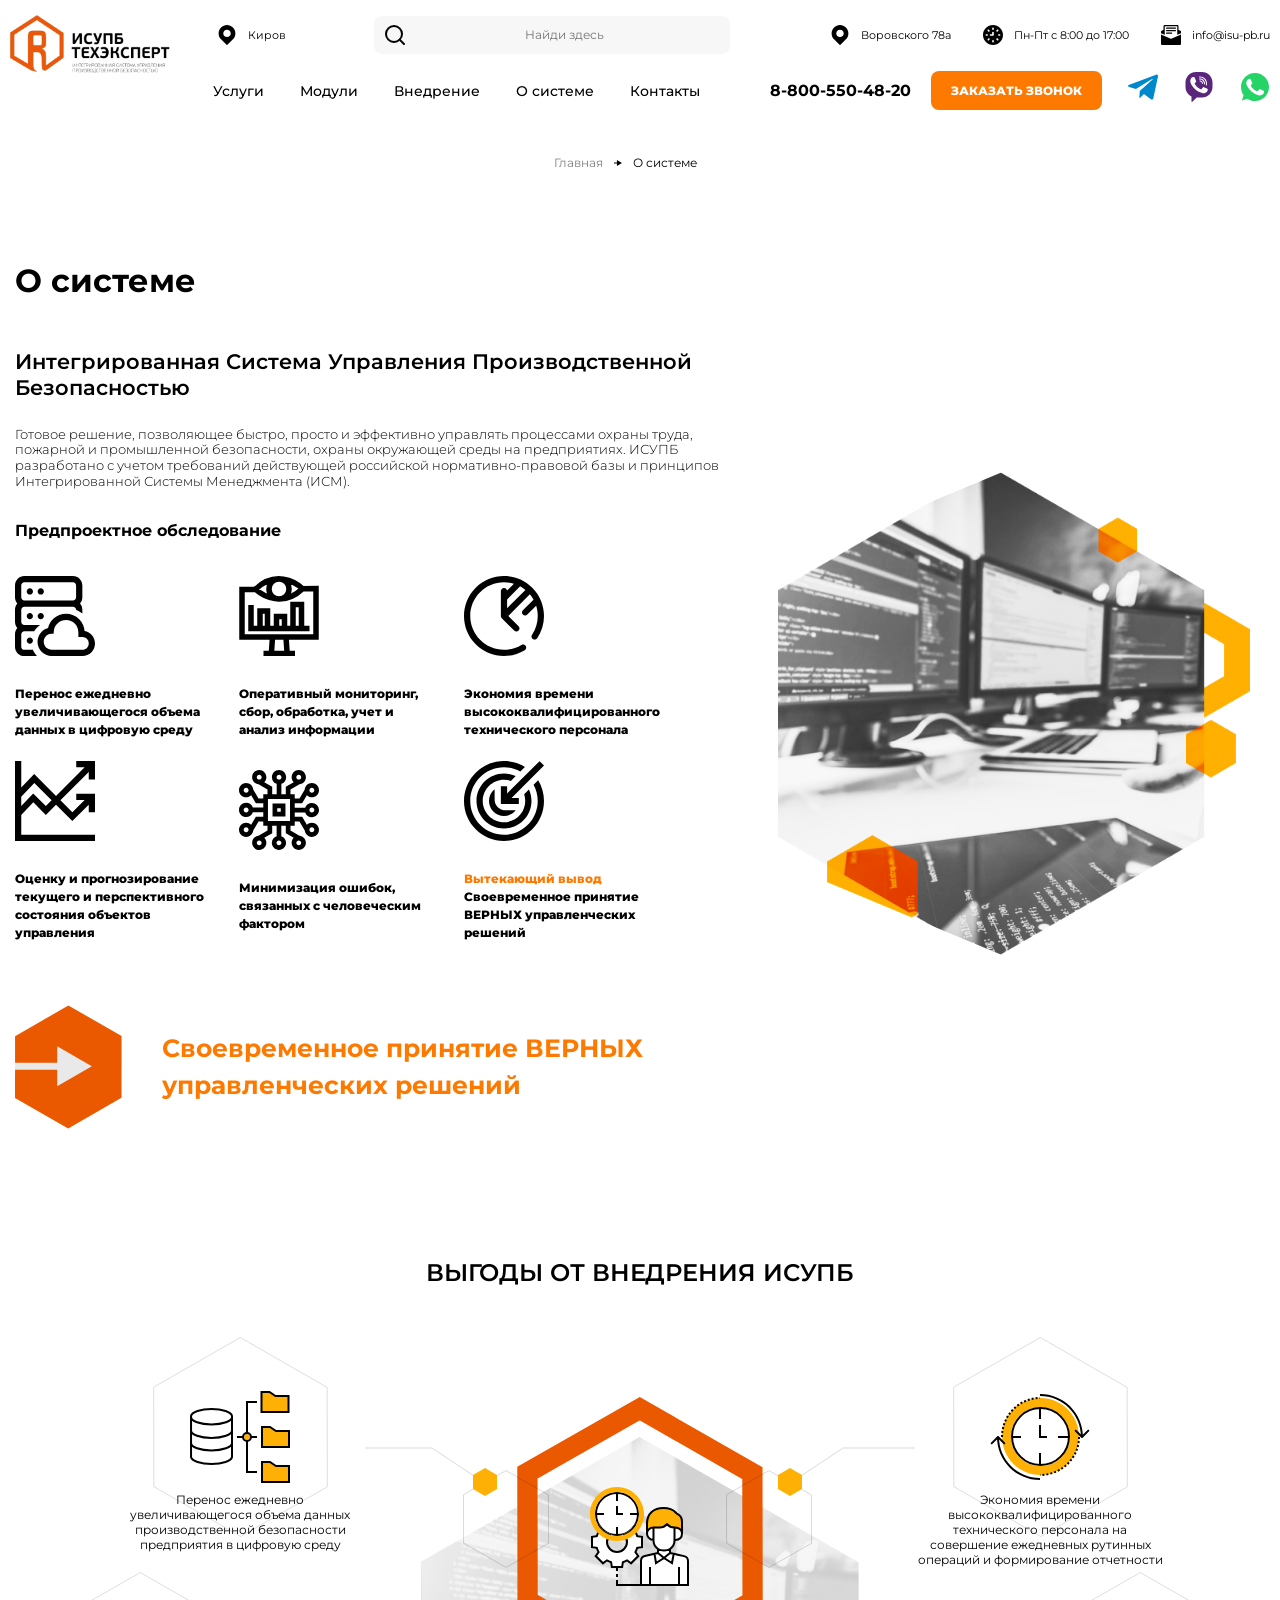
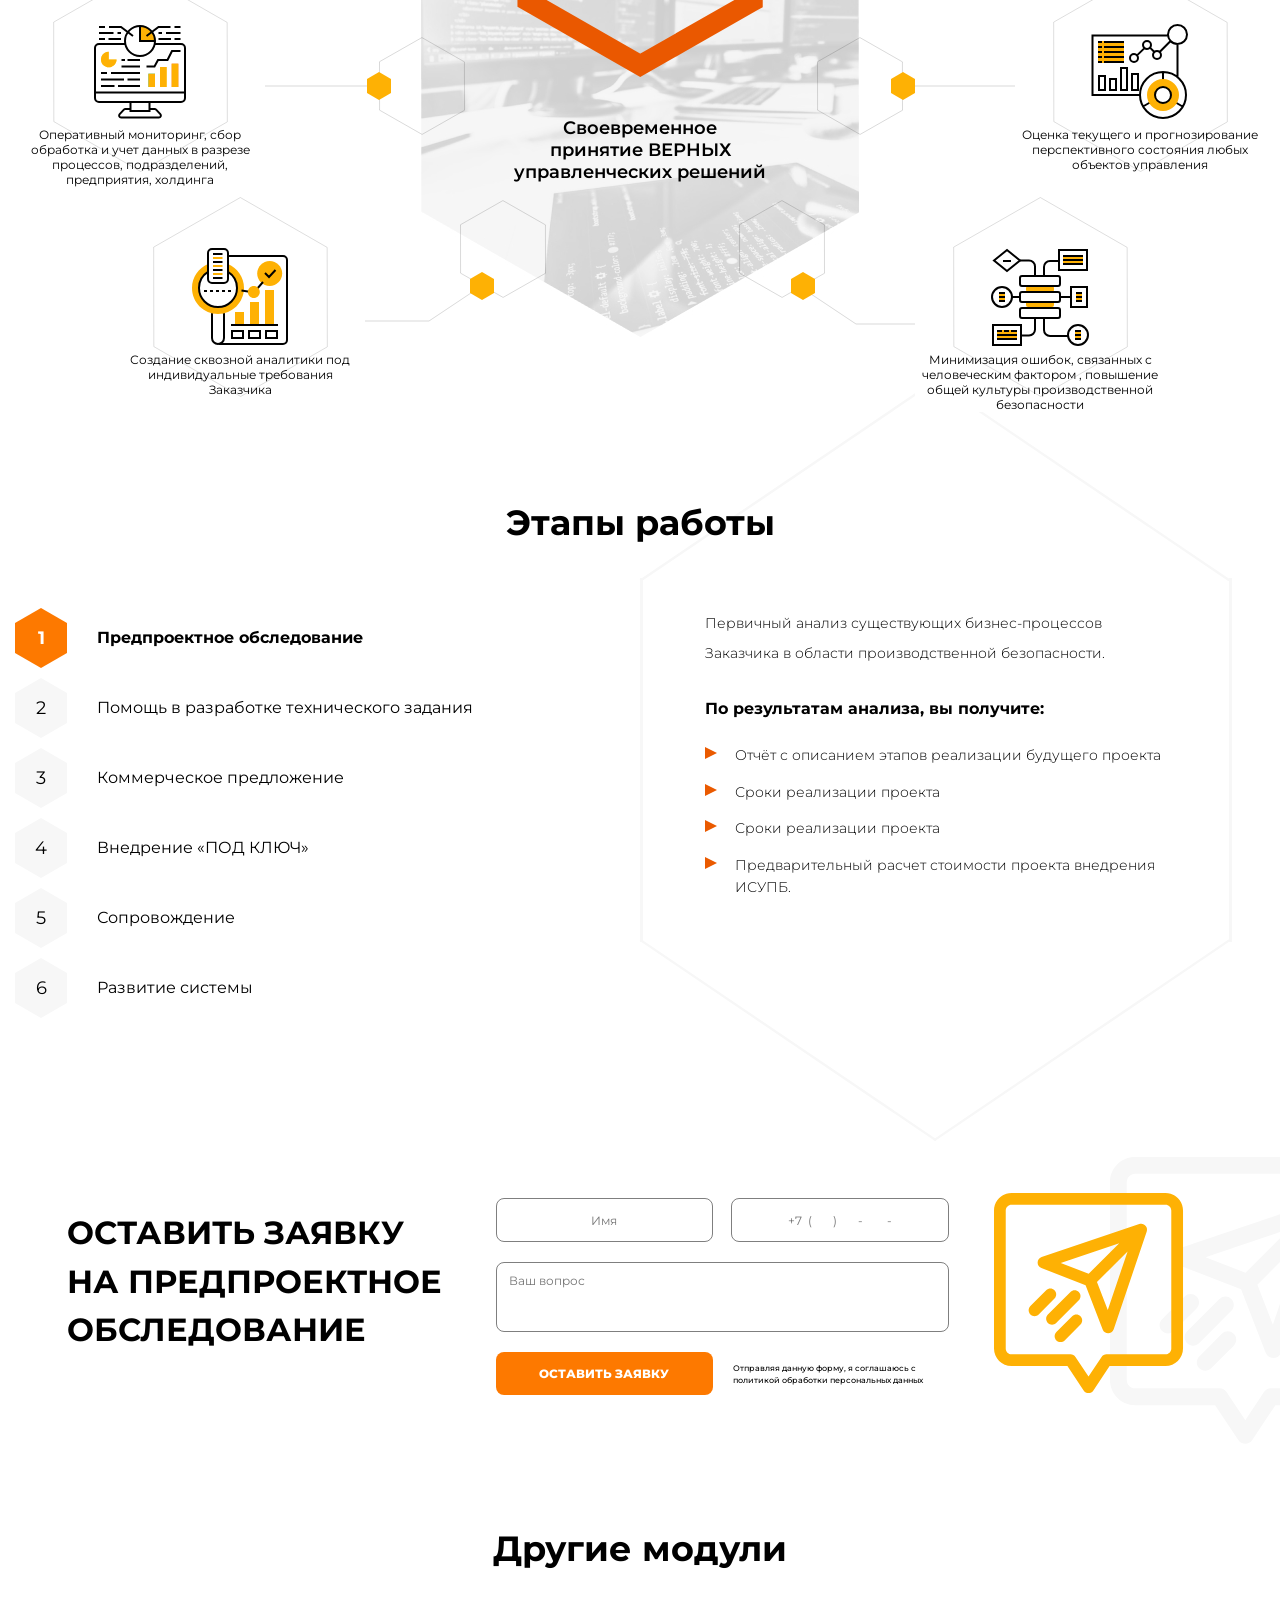
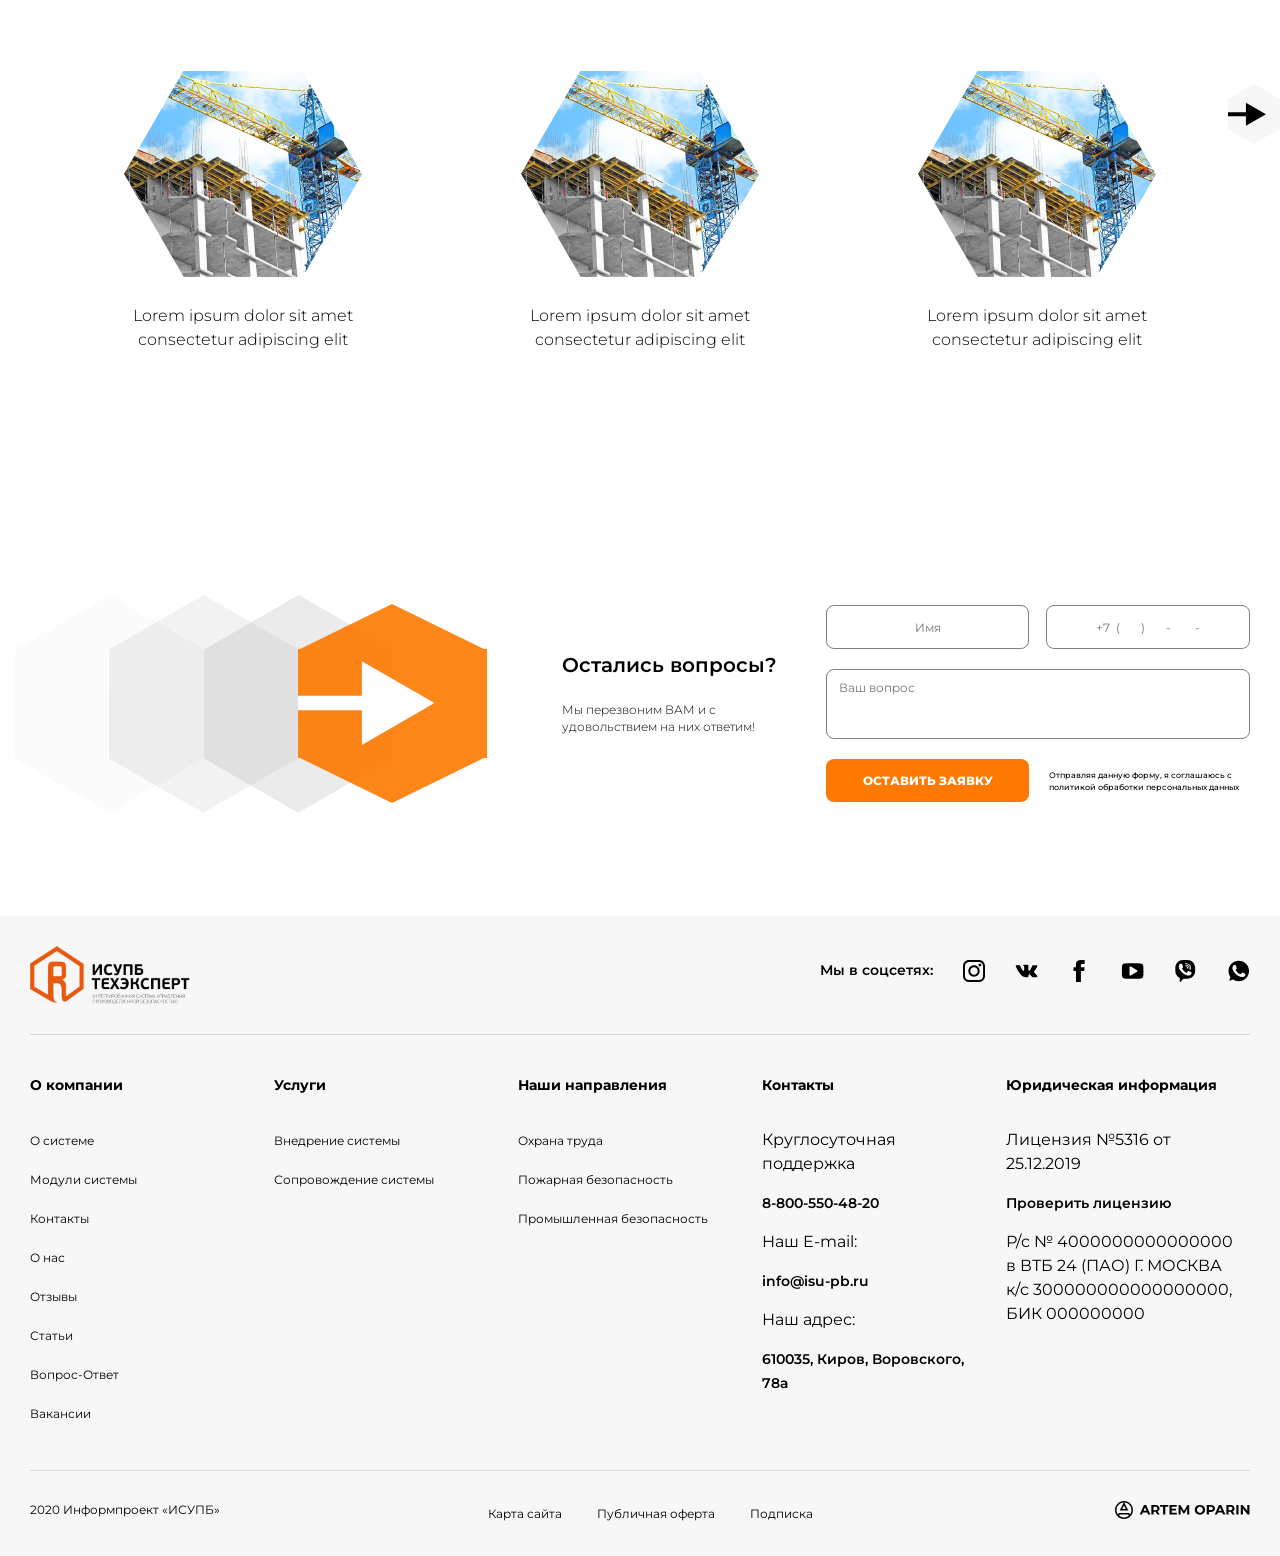
<file: aboutsystem.html>
<!doctype html>
<html lang="ru">

<head>
  <meta charset="UTF-8">
  <meta name="viewport" content="width=device-width,initial-scale=1">
  <meta http-equiv="X-UA-Compatible" content="ie=edge">
  <title>ISUPB</title>
  <link href="vendors~main.css" rel="stylesheet">
  <link href="main.css" rel="stylesheet">
</head>

<body>
  <header class="header">
    <div class="header__burger"><span></span></div>
    <div class="header__burger-fixed"></div><a href="index.html" class="logo"><img src="img/logo-header.jpg" alt="logo" class="logo_img"></a>
    <section class="header-info">
      <div class="header-info__top"><a href="#" class="location js-region">
          <div class="location__item"><svg width="20" height="20" viewBox="0 0 20 20" fill="none" xmlns="http://www.w3.org/2000/svg">
              <path d="M15.9291 2.45591C14.3454 0.872191 12.2397 0 10.0001 0C7.76042 0 5.65478 0.872152 4.07099 2.45591C2.4873 4.03959 1.61511 6.14514 1.61511 8.3848C1.61511 10.6245 2.4873 12.7301 4.07099 14.3138L9.58578 19.8284C9.7002 19.9429 9.85016 20 10.0001 20C10.15 20 10.3 19.9428 10.4144 19.8284L15.929 14.3138C17.5127 12.7301 18.3849 10.6245 18.3849 8.38484C18.3849 6.1451 17.5127 4.03955 15.9291 2.45591ZM12.6334 11.018C11.93 11.7214 10.9949 12.1088 10.0001 12.1088C9.00539 12.1088 8.07023 11.7214 7.3669 11.0181C6.6635 10.3147 6.27615 9.37953 6.27615 8.3848C6.27615 7.39011 6.6635 6.45495 7.3669 5.75155C8.07023 5.04818 9.00539 4.66084 10.0001 4.66084C10.9949 4.66084 11.93 5.04818 12.6334 5.75155C13.3367 6.45487 13.7241 7.39003 13.7241 8.38476C13.7241 9.37949 13.3367 10.3147 12.6334 11.018Z" fill="black" />
            </svg>
            <div class="location__item-text">Киров</div>
          </div>
        </a>
        <form action="post" method="post" class="form-search"><input type="search" class="form-search__search" placeholder="Найди здесь"></form>
        <ul class="location">
          <li class="location__item"><svg width="20" height="20" viewBox="0 0 20 20" fill="none" xmlns="http://www.w3.org/2000/svg">
              <path d="M15.9291 2.45591C14.3454 0.872191 12.2397 0 10.0001 0C7.76042 0 5.65478 0.872152 4.07099 2.45591C2.4873 4.03959 1.61511 6.14514 1.61511 8.3848C1.61511 10.6245 2.4873 12.7301 4.07099 14.3138L9.58578 19.8284C9.7002 19.9429 9.85016 20 10.0001 20C10.15 20 10.3 19.9428 10.4144 19.8284L15.929 14.3138C17.5127 12.7301 18.3849 10.6245 18.3849 8.38484C18.3849 6.1451 17.5127 4.03955 15.9291 2.45591ZM12.6334 11.018C11.93 11.7214 10.9949 12.1088 10.0001 12.1088C9.00539 12.1088 8.07023 11.7214 7.3669 11.0181C6.6635 10.3147 6.27615 9.37953 6.27615 8.3848C6.27615 7.39011 6.6635 6.45495 7.3669 5.75155C8.07023 5.04818 9.00539 4.66084 10.0001 4.66084C10.9949 4.66084 11.93 5.04818 12.6334 5.75155C13.3367 6.45487 13.7241 7.39003 13.7241 8.38476C13.7241 9.37949 13.3367 10.3147 12.6334 11.018Z" fill="black" />
            </svg>
            <div class="location__item-text">Воровского 78а</div>
          </li>
          <li class="location__item"><svg width="20" height="20" viewBox="0 0 20 20" fill="none" xmlns="http://www.w3.org/2000/svg">
              <path d="M10 0C4.48582 0 0 4.48582 0 10C0 15.5142 4.48582 20 10 20C15.5142 20 20 15.5142 20 10C20 4.48582 15.5142 0 10 0ZM13.5358 5.28582L14.125 4.69664C14.45 4.37082 14.9775 4.37082 15.3033 4.69664C15.6283 5.02164 15.6283 5.54914 15.3033 5.87496L14.7141 6.46414C14.5508 6.62664 14.3383 6.70832 14.125 6.70832C13.9116 6.70832 13.6983 6.62664 13.5358 6.46414C13.21 6.13832 13.21 5.61082 13.5358 5.28582ZM4.69668 4.69668C5.0225 4.37086 5.55 4.37086 5.875 4.69668L6.46418 5.28586C6.79 5.61086 6.79 6.13836 6.46418 6.46418C6.30168 6.62668 6.08836 6.70836 5.875 6.70836C5.66168 6.70836 5.44918 6.62668 5.28582 6.46418L4.69668 5.875C4.37168 5.54918 4.37168 5.02168 4.69668 4.69668ZM3.33332 10.8333C2.87332 10.8333 2.5 10.4608 2.5 10C2.5 9.53918 2.87332 9.16668 3.33332 9.16668H4.16664C4.62664 9.16668 4.99996 9.53918 4.99996 10C4.99996 10.4608 4.62664 10.8333 4.16664 10.8333H3.33332ZM6.46418 14.7142L5.875 15.3033C5.7125 15.4666 5.49918 15.5475 5.28582 15.5475C5.0725 15.5475 4.86 15.4667 4.69664 15.3033C4.37164 14.9783 4.37164 14.4508 4.69664 14.125L5.28582 13.5358C5.61164 13.2108 6.13914 13.2108 6.46414 13.5358C6.79 13.8617 6.79 14.3892 6.46418 14.7142ZM10.8333 16.6667C10.8333 17.1275 10.46 17.5 10 17.5C9.54 17.5 9.16668 17.1275 9.16668 16.6667V15.8334C9.16668 15.3725 9.54 15 10 15C10.46 15 10.8333 15.3725 10.8333 15.8334V16.6667ZM10.8333 10C10.8333 10.4608 10.46 10.8333 10 10.8333H7.5C7.04 10.8333 6.66668 10.4608 6.66668 10C6.66668 9.53918 7.04 9.16668 7.5 9.16668H9.16668V7.5C9.16668 7.03918 9.54 6.66668 10 6.66668C10.46 6.66668 10.8333 7.03918 10.8333 7.5V10ZM10.8333 4.16668C10.8333 4.6275 10.46 5 10 5C9.54 5 9.16668 4.6275 9.16668 4.16668V3.33332C9.16668 2.8725 9.54 2.5 10 2.5C10.46 2.5 10.8333 2.8725 10.8333 3.33332V4.16668ZM15.3033 15.3033C15.14 15.4666 14.9275 15.5475 14.7141 15.5475C14.5008 15.5475 14.2875 15.4667 14.125 15.3033L13.5358 14.7141C13.21 14.3891 13.21 13.8616 13.5358 13.5358C13.8608 13.2108 14.3883 13.2108 14.7141 13.5358L15.3033 14.125C15.6283 14.4508 15.6283 14.9783 15.3033 15.3033ZM16.6667 10.8333H15.8334C15.3733 10.8333 15 10.4608 15 10C15 9.53918 15.3733 9.16668 15.8333 9.16668H16.6666C17.1266 9.16668 17.5 9.53918 17.5 10C17.5 10.4608 17.1267 10.8333 16.6667 10.8333Z" fill="black" />
            </svg>
            <div class="location__item-text">Пн-Пт с 8:00 до 17:00</div>
          </li>
          <li class="location__item"><svg width="20" height="20" viewBox="0 0 20 20" fill="none" xmlns="http://www.w3.org/2000/svg">
              <path d="M10.2437 13.7C10.1662 13.7337 10.0825 13.75 10 13.75C9.9175 13.75 9.83375 13.7337 9.75625 13.7L0 9.56873V18.75C0 19.44 0.56 20 1.25 20H18.75C19.44 20 20 19.44 20 18.75V9.56873L10.2437 13.7Z" fill="black" />
              <path d="M19.7125 6.0625L17.5 4.6625V1.25C17.5 0.5625 16.9375 0 16.25 0H3.75C3.0625 0 2.5 0.5625 2.5 1.25V4.6625L0.2875 6.0625C0.1125 6.175 0 6.375 0 6.5875V8.2125L3.75 9.8V1.25H16.25V9.8L20 8.2125V6.5875C20 6.375 19.8875 6.175 19.7125 6.0625Z" fill="black" />
              <path d="M14.375 2.5H5.625C5.28 2.5 5 2.78 5 3.125C5 3.47 5.28 3.75 5.625 3.75H14.375C14.72 3.75 15 3.47 15 3.125C15 2.78 14.72 2.5 14.375 2.5Z" fill="black" />
              <path d="M14.375 5H5.625C5.28 5 5 5.28 5 5.625C5 5.97 5.28 6.25 5.625 6.25H14.375C14.72 6.25 15 5.97 15 5.625C15 5.28 14.72 5 14.375 5Z" fill="black" />
              <path d="M10.625 7.5H5.625C5.28 7.5 5 7.78 5 8.125C5 8.47 5.28 8.75 5.625 8.75H10.625C10.97 8.75 11.25 8.47 11.25 8.125C11.25 7.78 10.97 7.5 10.625 7.5Z" fill="black" />
            </svg> <a href="mailto:info@isu-pb.ru" class="location__item-text">info@isu-pb.ru</a></li>
        </ul>
      </div>
      <div class="header-info__bottom">
        <nav class="menu">
          <ul id="menu-header">
            <li><a href="#">Услуги</a></li>
            <li><a href="aboutmodules.html">Модули</a></li>
            <li><a href="introduction.html">Внедрение</a></li>
            <li><a href="aboutsystem.html">О системе</a></li>
            <li><a href="contacts.html">Контакты</a></li>
          </ul>
          <ul class="location menu__location">
            <li class="location__item"><svg width="20" height="20" viewBox="0 0 20 20" fill="none" xmlns="http://www.w3.org/2000/svg">
                <path d="M15.9291 2.45591C14.3454 0.872191 12.2397 0 10.0001 0C7.76042 0 5.65478 0.872152 4.07099 2.45591C2.4873 4.03959 1.61511 6.14514 1.61511 8.3848C1.61511 10.6245 2.4873 12.7301 4.07099 14.3138L9.58578 19.8284C9.7002 19.9429 9.85016 20 10.0001 20C10.15 20 10.3 19.9428 10.4144 19.8284L15.929 14.3138C17.5127 12.7301 18.3849 10.6245 18.3849 8.38484C18.3849 6.1451 17.5127 4.03955 15.9291 2.45591ZM12.6334 11.018C11.93 11.7214 10.9949 12.1088 10.0001 12.1088C9.00539 12.1088 8.07023 11.7214 7.3669 11.0181C6.6635 10.3147 6.27615 9.37953 6.27615 8.3848C6.27615 7.39011 6.6635 6.45495 7.3669 5.75155C8.07023 5.04818 9.00539 4.66084 10.0001 4.66084C10.9949 4.66084 11.93 5.04818 12.6334 5.75155C13.3367 6.45487 13.7241 7.39003 13.7241 8.38476C13.7241 9.37949 13.3367 10.3147 12.6334 11.018Z" fill="black" />
              </svg>
              <h3 class="location__item-text">Воровского 78а</h3>
            </li>
            <li class="location__item"><svg width="20" height="20" viewBox="0 0 20 20" fill="none" xmlns="http://www.w3.org/2000/svg">
                <path d="M10 0C4.48582 0 0 4.48582 0 10C0 15.5142 4.48582 20 10 20C15.5142 20 20 15.5142 20 10C20 4.48582 15.5142 0 10 0ZM13.5358 5.28582L14.125 4.69664C14.45 4.37082 14.9775 4.37082 15.3033 4.69664C15.6283 5.02164 15.6283 5.54914 15.3033 5.87496L14.7141 6.46414C14.5508 6.62664 14.3383 6.70832 14.125 6.70832C13.9116 6.70832 13.6983 6.62664 13.5358 6.46414C13.21 6.13832 13.21 5.61082 13.5358 5.28582ZM4.69668 4.69668C5.0225 4.37086 5.55 4.37086 5.875 4.69668L6.46418 5.28586C6.79 5.61086 6.79 6.13836 6.46418 6.46418C6.30168 6.62668 6.08836 6.70836 5.875 6.70836C5.66168 6.70836 5.44918 6.62668 5.28582 6.46418L4.69668 5.875C4.37168 5.54918 4.37168 5.02168 4.69668 4.69668ZM3.33332 10.8333C2.87332 10.8333 2.5 10.4608 2.5 10C2.5 9.53918 2.87332 9.16668 3.33332 9.16668H4.16664C4.62664 9.16668 4.99996 9.53918 4.99996 10C4.99996 10.4608 4.62664 10.8333 4.16664 10.8333H3.33332ZM6.46418 14.7142L5.875 15.3033C5.7125 15.4666 5.49918 15.5475 5.28582 15.5475C5.0725 15.5475 4.86 15.4667 4.69664 15.3033C4.37164 14.9783 4.37164 14.4508 4.69664 14.125L5.28582 13.5358C5.61164 13.2108 6.13914 13.2108 6.46414 13.5358C6.79 13.8617 6.79 14.3892 6.46418 14.7142ZM10.8333 16.6667C10.8333 17.1275 10.46 17.5 10 17.5C9.54 17.5 9.16668 17.1275 9.16668 16.6667V15.8334C9.16668 15.3725 9.54 15 10 15C10.46 15 10.8333 15.3725 10.8333 15.8334V16.6667ZM10.8333 10C10.8333 10.4608 10.46 10.8333 10 10.8333H7.5C7.04 10.8333 6.66668 10.4608 6.66668 10C6.66668 9.53918 7.04 9.16668 7.5 9.16668H9.16668V7.5C9.16668 7.03918 9.54 6.66668 10 6.66668C10.46 6.66668 10.8333 7.03918 10.8333 7.5V10ZM10.8333 4.16668C10.8333 4.6275 10.46 5 10 5C9.54 5 9.16668 4.6275 9.16668 4.16668V3.33332C9.16668 2.8725 9.54 2.5 10 2.5C10.46 2.5 10.8333 2.8725 10.8333 3.33332V4.16668ZM15.3033 15.3033C15.14 15.4666 14.9275 15.5475 14.7141 15.5475C14.5008 15.5475 14.2875 15.4667 14.125 15.3033L13.5358 14.7141C13.21 14.3891 13.21 13.8616 13.5358 13.5358C13.8608 13.2108 14.3883 13.2108 14.7141 13.5358L15.3033 14.125C15.6283 14.4508 15.6283 14.9783 15.3033 15.3033ZM16.6667 10.8333H15.8334C15.3733 10.8333 15 10.4608 15 10C15 9.53918 15.3733 9.16668 15.8333 9.16668H16.6666C17.1266 9.16668 17.5 9.53918 17.5 10C17.5 10.4608 17.1267 10.8333 16.6667 10.8333Z" fill="black" />
              </svg>
              <h3 class="location__item-text">Пн-Пт с 8:00 до 17:00</h3>
            </li>
            <li class="location__item"><svg width="20" height="20" viewBox="0 0 20 20" fill="none" xmlns="http://www.w3.org/2000/svg">
                <path d="M10.2437 13.7C10.1662 13.7337 10.0825 13.75 10 13.75C9.9175 13.75 9.83375 13.7337 9.75625 13.7L0 9.56873V18.75C0 19.44 0.56 20 1.25 20H18.75C19.44 20 20 19.44 20 18.75V9.56873L10.2437 13.7Z" fill="black" />
                <path d="M19.7125 6.0625L17.5 4.6625V1.25C17.5 0.5625 16.9375 0 16.25 0H3.75C3.0625 0 2.5 0.5625 2.5 1.25V4.6625L0.2875 6.0625C0.1125 6.175 0 6.375 0 6.5875V8.2125L3.75 9.8V1.25H16.25V9.8L20 8.2125V6.5875C20 6.375 19.8875 6.175 19.7125 6.0625Z" fill="black" />
                <path d="M14.375 2.5H5.625C5.28 2.5 5 2.78 5 3.125C5 3.47 5.28 3.75 5.625 3.75H14.375C14.72 3.75 15 3.47 15 3.125C15 2.78 14.72 2.5 14.375 2.5Z" fill="black" />
                <path d="M14.375 5H5.625C5.28 5 5 5.28 5 5.625C5 5.97 5.28 6.25 5.625 6.25H14.375C14.72 6.25 15 5.97 15 5.625C15 5.28 14.72 5 14.375 5Z" fill="black" />
                <path d="M10.625 7.5H5.625C5.28 7.5 5 7.78 5 8.125C5 8.47 5.28 8.75 5.625 8.75H10.625C10.97 8.75 11.25 8.47 11.25 8.125C11.25 7.78 10.97 7.5 10.625 7.5Z" fill="black" />
              </svg> <a href="mailto:info@isu-pb.ru" class="location__item-text">info@isu-pb.ru</a></li>
          </ul>
        </nav>
        <nav class="nav-contacts"><a href="tel:8-800-550-48-20" class="nav-contacts__number">8-800-550-48-20 </a><button class="nav-contacts__call btn js-call">ЗАКАЗАТЬ ЗВОНОК</button>
          <div class="nav-contacts__social"><a href="#" class="nav-contacts__link">
              <div class="telegramm"><svg width="30" height="30" viewBox="0 0 30 30" fill="none" xmlns="http://www.w3.org/2000/svg">
                  <g clip-path="url(#clip0)">
                    <path d="M11.7712 18.9762L11.275 25.9562C11.985 25.9562 12.2925 25.6512 12.6612 25.285L15.99 22.1037L22.8875 27.155C24.1525 27.86 25.0437 27.4887 25.385 25.9912L29.9125 4.77625L29.9137 4.775C30.315 2.905 29.2375 2.17375 28.005 2.6325L1.39248 12.8212C-0.423772 13.5262 -0.396272 14.5387 1.08373 14.9975L7.88748 17.1137L23.6912 7.225C24.435 6.7325 25.1112 7.005 24.555 7.4975L11.7712 18.9762Z" fill="#0088CC" />
                  </g>
                  <defs>
                    <clipPath id="clip0">
                      <rect width="30" height="30" fill="white" />
                    </clipPath>
                  </defs>
                </svg></div>
            </a><a href="#" class="nav-contacts__link">
              <div class="viber"><svg width="30" height="30" viewBox="0 0 30 30" fill="none" xmlns="http://www.w3.org/2000/svg">
                  <g clip-path="url(#clip1)">
                    <path d="M18.0004 0H11.9996C6.20911 0 1.49829 4.71082 1.49829 10.5013V15.0019C1.49829 19.0672 3.84286 22.7565 7.49906 24.4918V29.5038C7.49906 29.9389 8.04345 30.1665 8.35271 29.8574L12.7068 25.5033H18.0004C23.7908 25.5033 28.5017 20.7925 28.5017 15.0019V10.5013C28.5017 4.71082 23.7908 0 18.0004 0Z" fill="#59267C" />
                    <path d="M12.2795 10.7718L12.7684 10.2829L12.7689 10.2823L12.2794 10.7718L12.2795 10.7718Z" fill="#E5E5E5" />
                    <path d="M17.7188 15.2327L17.2251 15.7264L17.2252 15.7265L17.7189 15.2328L17.7188 15.2327Z" fill="#E5E5E5" />
                    <path d="M16.0003 8.50098C15.7241 8.50098 15.5002 8.72486 15.5002 9.00102C15.5002 9.27717 15.7241 9.50105 16.0003 9.50105C17.1033 9.50105 18.0006 10.3984 18.0006 11.5013C18.0006 11.7738 18.2281 12.0014 18.5006 12.0014C18.7731 12.0014 19.0006 11.7738 19.0006 11.5013C19.0007 9.84687 17.6547 8.50098 16.0003 8.50098Z" fill="white" />
                    <path d="M16.0002 6.50078C15.8152 6.50078 15.6285 6.51103 15.4453 6.53125C15.1708 6.56154 14.9728 6.80863 15.0031 7.0832C15.0334 7.35777 15.281 7.55523 15.555 7.52541C15.702 7.50918 15.8517 7.50092 16.0002 7.50092C18.2061 7.50092 20.0007 9.29552 20.0007 11.5014C20.0007 11.6499 19.9924 11.7997 19.9762 11.9467C19.9463 12.2174 20.1475 12.4688 20.4184 12.4986C20.6892 12.5284 20.9404 12.3273 20.9704 12.0564C20.9906 11.8731 21.0008 11.6864 21.0008 11.5014C21.0008 8.7441 18.7576 6.50078 16.0002 6.50078Z" fill="white" />
                    <path d="M16.0008 4.5005C15.8221 4.5005 15.6411 4.5073 15.463 4.52084C15.1876 4.54169 14.9812 4.78193 15.0021 5.05726C15.0229 5.33265 15.2639 5.53902 15.5385 5.51816C15.6916 5.5065 15.8472 5.50064 16.0008 5.50064C19.3096 5.50064 22.0016 8.19256 22.0016 11.5014C22.0016 11.9696 21.9475 12.4356 21.841 12.8866C21.7799 13.145 21.939 13.4136 22.1953 13.4837C22.4649 13.5576 22.7501 13.3885 22.8143 13.1166C22.9386 12.5904 23.0017 12.047 23.0017 11.5014C23.0017 7.64107 19.8611 4.5005 16.0008 4.5005Z" fill="white" />
                    <path d="M23.4372 19.0718C23.0807 20.0759 21.6658 20.9086 20.5373 21.1518C19.7652 21.3158 18.7567 21.4466 15.3617 20.0427C11.0192 18.2483 8.2227 13.8469 8.00474 13.5614C7.79602 13.2758 6.25 11.2308 6.25 9.11579C6.25 7.00078 7.32686 5.97091 7.76092 5.52875C8.11741 5.16581 8.70663 5 9.27184 5C9.45471 5 9.6191 5.00921 9.76687 5.01658C10.2009 5.035 10.4189 5.0608 10.7052 5.74431C11.0617 6.60099 11.9298 8.716 12.0332 8.9334C12.1385 9.15079 12.2438 9.44557 12.0961 9.73113C11.9575 10.0259 11.8356 10.1567 11.6177 10.4073C11.3997 10.6578 11.1928 10.8494 10.9749 11.1184C10.7754 11.3524 10.55 11.6029 10.8012 12.0359C11.0524 12.4596 11.9206 13.8727 13.1988 15.0076C14.8482 16.4723 16.1855 16.9402 16.6639 17.1392C17.0204 17.2866 17.4452 17.2516 17.7057 16.9752C18.0363 16.6196 18.4445 16.0301 18.8601 15.4498C19.1556 15.0334 19.5288 14.9818 19.9203 15.1292C20.3193 15.2674 22.4305 16.3083 22.8646 16.5238C23.2987 16.7412 23.585 16.8444 23.6903 17.0268C23.7937 17.2092 23.7937 18.0659 23.4372 19.0718Z" fill="white" />
                  </g>
                  <defs>
                    <clipPath id="clip1">
                      <rect width="30" height="30" fill="white" />
                    </clipPath>
                  </defs>
                </svg></div>
            </a><a href="#" class="nav-contacts__link">
              <div class="whatsapp"><svg width="30" height="30" viewBox="0 0 30 30" fill="none" xmlns="http://www.w3.org/2000/svg">
                  <path d="M15.0035 1H14.9965C7.27725 1 1 7.279 1 15C1 18.0625 1.987 20.901 3.66525 23.2057L1.9205 28.4067L7.30175 26.6865C9.5155 28.153 12.1562 29 15.0035 29C22.7227 29 29 22.7192 29 15C29 7.28075 22.7227 1 15.0035 1Z" fill="#25D366" />
                  <path d="M23.7319 21.1819C23.37 22.2037 21.9338 23.0512 20.7882 23.2987C20.0044 23.4656 18.9807 23.5987 15.5344 22.17C11.1263 20.3437 8.28753 15.8644 8.06628 15.5737C7.85441 15.2831 6.28503 13.2019 6.28503 11.0494C6.28503 8.89687 7.37816 7.84875 7.81878 7.39875C8.18066 7.02938 8.77878 6.86063 9.35253 6.86063C9.53816 6.86063 9.70503 6.87 9.85503 6.8775C10.2957 6.89625 10.5169 6.9225 10.8075 7.61813C11.1694 8.49 12.0507 10.6425 12.1557 10.8637C12.2625 11.085 12.3694 11.385 12.2194 11.6756C12.0788 11.9756 11.955 12.1087 11.7338 12.3637C11.5125 12.6187 11.3025 12.8137 11.0813 13.0875C10.8788 13.3256 10.65 13.5806 10.905 14.0212C11.16 14.4525 12.0413 15.8906 13.3388 17.0456C15.0132 18.5362 16.3707 19.0125 16.8563 19.215C17.2182 19.365 17.6494 19.3294 17.9138 19.0481C18.2494 18.6862 18.6638 18.0862 19.0857 17.4956C19.3857 17.0719 19.7644 17.0194 20.1619 17.1694C20.5669 17.31 22.71 18.3694 23.1507 18.5887C23.5913 18.81 23.8819 18.915 23.9888 19.1006C24.0938 19.2862 24.0938 20.1581 23.7319 21.1819Z" fill="white" />
                </svg></div>
            </a></div>
        </nav>
      </div>
    </section>
  </header><!-- !header -->
  <main>
    <nav class="headcrumbs">
      <ul class="headcrumbs__list">
        <li class="headcrumbs__item"><a href="index.html" class="headcrumbs__link">Главная</a></li>
        <li class="headcrumbs__item"><a href="#" class="headcrumbs__link">О системе</a></li>
      </ul>
    </nav>
    <section class="text-img">
      <div class="text-img__text">
        <h1 class="text-img__title">О системе</h1>
        <div class="text-img__subtitle">Интегрированная Система Управления Производственной Безопасностью</div>
        <div class="text-img__description">Готовое решение, позволяющее быстро, просто и эффективно управлять процессами охраны труда, пожарной и промышленной безопасности, охраны окружающей среды на предприятиях. ИСУПБ разработано с учетом требований действующей российской нормативно-правовой базы и принципов Интегрированной Системы Менеджмента (ИСМ).</div>
        <div class="preproject">
          <h2 class="preproject__title">Предпроектное обследование</h2>
          <div class="preproject__modules">
            <div class="preproject__module">
              <div class="preproject__img"><svg width="80" height="80" viewBox="0 0 80 80" fill="none" xmlns="http://www.w3.org/2000/svg">
                  <path d="M11.7188 15.4688C11.7188 13.7427 13.1177 12.3438 14.8438 12.3438C16.5698 12.3438 17.9688 13.7427 17.9688 15.4688C17.9688 17.1948 16.5698 18.5938 14.8438 18.5938C13.1177 18.5938 11.7188 17.1948 11.7188 15.4688ZM25.7812 18.5938C27.5073 18.5938 28.9062 17.1948 28.9062 15.4688C28.9062 13.7427 27.5073 12.3438 25.7812 12.3438C24.0552 12.3438 22.6562 13.7427 22.6562 15.4688C22.6562 17.1948 24.0552 18.5938 25.7812 18.5938ZM11.7188 40C11.7188 41.7261 13.1177 43.125 14.8438 43.125C16.5698 43.125 17.9688 41.7261 17.9688 40C17.9688 38.2739 16.5698 36.875 14.8438 36.875C13.1177 36.875 11.7188 38.2739 11.7188 40ZM22.6562 40C22.6562 41.7261 24.0552 43.125 25.7812 43.125C27.5073 43.125 28.9062 41.7261 28.9062 40C28.9062 38.2739 27.5073 36.875 25.7812 36.875C24.0552 36.875 22.6562 38.2739 22.6562 40ZM11.7188 64.5312C11.7188 66.2573 13.1177 67.6562 14.8438 67.6562C16.5698 67.6562 17.9688 66.2573 17.9688 64.5312C17.9688 62.8052 16.5698 61.4062 14.8438 61.4062C13.1177 61.4062 11.7188 62.8052 11.7188 64.5312ZM80 67.4213C80 74.3573 74.3695 80 67.4487 80H36.6766C28.8599 80 22.5 73.6267 22.5 65.7928C22.5 62.2034 23.8306 58.7738 26.2457 56.1359C28.0927 54.1193 30.4456 52.7039 33.0341 52.0215C33.8922 48.4088 35.8319 45.1239 38.6334 42.5958C42.052 39.5111 46.4746 37.8125 51.0876 37.8125C56.0345 37.8125 60.6805 39.7101 64.1705 43.1549C67.3999 46.3422 69.2944 50.5182 69.5776 55.0189C75.4889 56.0406 80 61.2134 80 67.4213ZM73.75 67.4213C73.75 63.9276 70.9167 61.0852 67.4341 61.0852H63.3649V56.2042C63.3649 49.5093 57.8571 44.0625 51.0876 44.0625C44.751 44.0625 39.4897 48.7799 38.8489 55.0366L38.584 57.6251L35.99 57.8326C31.9305 58.1586 28.75 61.6553 28.75 65.7928C28.75 70.1807 32.3059 73.75 36.6766 73.75H67.4487C70.9229 73.75 73.75 70.9106 73.75 67.4213ZM19.2102 55.1562H9.375C7.65198 55.1562 6.25 56.5582 6.25 58.2812V70.625C6.25 72.348 7.65198 73.75 9.375 73.75H17.8589C18.847 76.0864 20.2582 78.2013 21.9946 80H9.375C4.20532 80 0 75.7947 0 70.625V58.2812C0 55.882 0.906983 53.6914 2.39502 52.0312C0.906983 50.3711 0 48.1805 0 45.7812V33.75C0 31.3507 0.906983 29.1602 2.39502 27.5C0.906983 25.8398 0 23.6493 0 21.25V9.375C0 4.20532 4.20532 0 9.375 0H57.9688C63.1384 0 67.3438 4.20532 67.3438 9.375V21.25C67.3438 23.6493 66.4368 25.8398 64.9487 27.5C66.4368 29.1602 67.3438 31.3507 67.3438 33.75V37.5836C65.4504 35.946 63.3435 34.6204 61.0883 33.6346C61.0266 31.9653 59.6527 30.625 57.9688 30.625H9.375C7.65198 30.625 6.25 32.027 6.25 33.75V45.7812C6.25 47.5043 7.65198 48.9062 9.375 48.9062H25.0836C23.8379 49.7687 22.6807 50.7751 21.637 51.9153C20.7153 52.9211 19.9054 54.0076 19.2102 55.1562ZM6.25 21.25C6.25 22.973 7.65198 24.375 9.375 24.375H57.9688C59.6918 24.375 61.0938 22.973 61.0938 21.25V9.375C61.0938 7.65198 59.6918 6.25 57.9688 6.25H9.375C7.65198 6.25 6.25 7.65198 6.25 9.375V21.25Z" fill="black" />
                </svg></div>
              <div class="preproject__description">Перенос ежедневно увеличивающегося объема данных в цифровую среду</div>
            </div>
            <div class="preproject__module">
              <div class="preproject__img"><svg width="80" height="80" viewBox="0 0 80 80" fill="none" xmlns="http://www.w3.org/2000/svg">
                  <g clip-path="url(#clip20)">
                    <path d="M24.5 77.5H32.375M32.375 77.5L33.5 61M32.375 77.5H48.125M48.125 77.5H56M48.125 77.5L47 61M47 61H33.5M47 61H77V12.5L63.5 12.75M33.5 61H3V13.5L16.5 13.25M16.5 13.25C35.7 -5.35002 55.8333 5.16665 63.5 12.75M16.5 13.25C24.3333 20.6666 44.7 30.95 63.5 12.75M12 29V52.5H21M70.5 52.5H62.5M62.5 52.5V28.5H54V52.5M62.5 52.5H54M54 52.5H45.5M45.5 52.5V40.5H37.5V52.5M45.5 52.5H37.5M37.5 52.5H28.5M28.5 52.5V35H21V52.5M28.5 52.5H21M50 13C50 18.5228 45.5228 23 40 23C34.4772 23 30 18.5228 30 13C30 7.47713 34.4772 2.99998 40 2.99998C45.5228 2.99998 50 7.47713 50 13Z" stroke="black" stroke-width="5.5" />
                  </g>
                  <defs>
                    <clipPath id="clip20">
                      <rect width="80" height="80" fill="white" />
                    </clipPath>
                  </defs>
                </svg></div>
              <div class="preproject__description">Оперативный мониторинг, сбор, обработка, учет и анализ информации</div>
            </div>
            <div class="preproject__module">
              <div class="preproject__img"><svg width="80" height="80" viewBox="0 0 80 80" fill="none" xmlns="http://www.w3.org/2000/svg">
                  <path d="M68.2844 11.7156C60.7292 4.16078 50.6844 0 40 0C29.3156 0 19.2708 4.16078 11.7156 11.7156C4.16078 19.2708 0 29.3156 0 40C0 50.6844 4.16078 60.7292 11.7156 68.2844C19.2708 75.8392 29.3156 80 40 80C47.3144 80 54.4713 78.0067 60.6972 74.2355C62.1733 73.3412 62.6452 71.4197 61.7509 69.9436C60.8566 68.4672 58.9352 67.9955 57.4589 68.8897C52.2098 72.0694 46.1725 73.75 40 73.75C21.3902 73.75 6.25 58.6098 6.25 40C6.25 21.3902 21.3902 6.25 40 6.25C43.4534 6.25 46.7869 6.77234 49.9267 7.74063L43.0925 14.5739C42.8842 13.05 41.5809 11.875 40 11.875C38.2741 11.875 36.875 13.2741 36.875 15V40C36.875 40.8288 37.2042 41.6237 37.7902 42.2097L50.1645 54.5841C50.7747 55.1942 51.5745 55.4994 52.3744 55.4994C53.1742 55.4994 53.9739 55.1942 54.5842 54.5841C55.8045 53.3636 55.8045 51.385 54.5842 50.1647L44.3023 39.8828L65.8536 18.3316C67.2337 19.9756 68.46 21.7527 69.5108 23.6405L58.8916 34.1892C57.667 35.4055 57.6605 37.3841 58.8767 38.6086C59.4875 39.2234 60.2905 39.5312 61.0938 39.5312C61.8902 39.5312 62.6866 39.2287 63.2961 38.6233L72.1745 29.8039C73.1967 33.0222 73.75 36.4475 73.75 40C73.75 46.6545 71.7711 53.1319 68.0272 58.732C67.0678 60.1669 67.4534 62.1075 68.8881 63.0667C70.3233 64.0263 72.2637 63.6405 73.2228 62.2056C77.6566 55.5741 80 47.8955 80 40C80 29.3156 75.8392 19.2708 68.2844 11.7156ZM43.125 32.2211V23.3797L56.14 10.3664C58.012 11.3902 59.7772 12.5858 61.4136 13.9325L43.125 32.2211Z" fill="black" />
                </svg></div>
              <div class="preproject__description">Экономия времени высококвалифицированного технического персонала</div>
            </div>
            <div class="preproject__module">
              <div class="preproject__img"><svg width="80" height="80" viewBox="0 0 80 80" fill="none" xmlns="http://www.w3.org/2000/svg">
                  <path d="M80 18.5938V0H61.25V6.25H69.6431L41.0156 34.8775L19.1933 13.0552L6.25 26.6063V0H0V80H80V73.75H6.25V54.0611L18.318 41.3702L30.8398 53.892L41.0156 43.7162L57.3438 60.0444L73.75 43.6381V51.25H80V32.6562H61.25V38.9062H69.6431L57.3438 51.2056L45.435 39.2969L73.75 10.9819V18.5938H80ZM30.8398 45.0533L18.2055 32.4189L6.25 44.9912V35.6548L19.2959 21.9964L36.5963 39.2969L30.8398 45.0533Z" fill="black" />
                </svg></div>
              <div class="preproject__description">Оценку и прогнозирование текущего и перспективного состояния объектов управления</div>
            </div>
            <div class="preproject__module">
              <div class="preproject__img"><svg width="80" height="80" viewBox="0 0 80 80" fill="none" xmlns="http://www.w3.org/2000/svg">
                  <g clip-path="url(#clip2)">
                    <path d="M66.1352 42.3778C67.107 45.1617 69.7577 47.1651 72.8687 47.1651C76.8009 47.1651 80 43.9661 80 40.0339C80 36.1017 76.8009 32.9026 72.8687 32.9026C69.7575 32.9026 67.107 34.9061 66.1352 37.69H55.723V33.1711H63.1553L67.8266 25.2673C69.118 26.5598 70.9017 27.3604 72.8687 27.3604C76.8009 27.3604 80 24.1614 80 20.2292C80 16.297 76.8009 13.0979 72.8687 13.0979C69.1727 13.0979 66.1248 15.9246 65.7722 19.5296L60.4806 28.4831H55.723V24.2037H51.4797V19.5209L60.4677 14.2271C64.0736 13.8753 66.9011 10.8271 66.9011 7.13043C66.9011 3.19824 63.7022 -0.000820312 59.77 -0.000820312C55.8378 -0.000820312 52.6387 3.19824 52.6387 7.13043C52.6387 9.09512 53.4375 10.8767 54.727 12.1678L46.7919 16.8414V24.2037H42.3786V13.864C45.1625 12.8921 47.1659 10.2415 47.1659 7.13043C47.1659 3.19824 43.9669 -0.000820312 40.0347 -0.000820312C36.1025 -0.000820312 32.9034 3.19824 32.9034 7.13043C32.9034 10.2417 34.9069 12.8921 37.6908 13.864V24.2037H33.1906V16.8425L25.2708 12.17C26.5617 10.8787 27.3614 9.09606 27.3614 7.13027C27.3614 3.19809 24.1623 -0.000976562 20.2302 -0.000976562C16.298 -0.000976562 13.0991 3.19809 13.0991 7.13027C13.0991 10.8267 15.9261 13.8746 19.5316 14.2268L28.503 19.5195V24.2034H24.2773V28.4828H19.5197L14.2281 19.5293C13.8755 15.9243 10.8277 13.0976 7.13156 13.0976C3.19906 13.0979 0 16.297 0 20.2292C0 24.1614 3.19906 27.3604 7.13125 27.3604C9.09844 27.3604 10.882 26.5598 12.1736 25.2673L16.8448 33.1711H24.2772V37.6207H13.8648C12.893 34.8368 10.2423 32.8334 7.13125 32.8334C3.19906 32.8334 0 36.0325 0 39.9646C0 43.8968 3.19906 47.0959 7.13125 47.0959C10.2425 47.0959 12.893 45.0925 13.8648 42.3086H24.277V46.7731H16.8412L12.1663 54.7239C10.8753 53.4356 9.09484 52.6379 7.13141 52.6379C3.19922 52.6379 0.00015625 55.837 0.00015625 59.7692C0.00015625 63.7014 3.19922 66.9004 7.13141 66.9004C10.8284 66.9004 13.8767 64.0723 14.2281 60.4659L19.523 51.4607H24.277V55.6493H28.5027V60.4784L19.5312 65.7712C15.9258 66.1236 13.0988 69.1714 13.0988 72.8678C13.0988 76.8 16.2977 79.999 20.2298 79.999C24.162 79.999 27.3611 76.8 27.3611 72.8678C27.3611 70.902 26.5616 69.1193 25.2705 67.8281L33.1903 63.1557V55.6495H37.6213V66.1343C34.8373 67.1062 32.8339 69.7567 32.8339 72.8679C32.8339 76.8001 36.033 79.9992 39.9652 79.9992C43.8973 79.9992 47.0964 76.8001 47.0964 72.8679C47.0964 69.7568 45.093 67.1062 42.3091 66.1343V55.6495H46.7917V63.157L54.7269 67.8306C53.4372 69.1217 52.6386 70.9032 52.6386 72.8678C52.6386 76.8 55.8377 79.999 59.7698 79.999C63.702 79.999 66.9009 76.8 66.9009 72.8678C66.9009 69.1711 64.0734 66.1229 60.4675 65.7711L51.4795 60.4773V55.6493H55.7227V51.4607H60.4767L65.7716 60.4659C66.123 64.0723 69.1712 66.9004 72.8683 66.9004C76.8005 66.9004 79.9995 63.7014 79.9995 59.7692C79.9995 55.837 76.8005 52.6379 72.8683 52.6379C70.9048 52.6379 69.1244 53.4357 67.8334 54.7239L63.1584 46.7731H55.7227V42.3778H66.1352ZM72.8687 37.5904C74.2161 37.5904 75.3122 38.6865 75.3122 40.0339C75.3122 41.3812 74.2161 42.4773 72.8687 42.4773C71.5214 42.4773 70.4253 41.3812 70.4253 40.0339C70.4253 38.6865 71.5214 37.5904 72.8687 37.5904ZM72.8687 17.7857C74.2161 17.7857 75.3122 18.8818 75.3122 20.2292C75.3122 21.5765 74.2161 22.6725 72.8687 22.6725C71.5214 22.6725 70.4253 21.5764 70.4253 20.2292C70.4253 18.882 71.5214 17.7857 72.8687 17.7857ZM59.77 4.68715C61.1172 4.68715 62.2133 5.78324 62.2133 7.13043C62.2133 8.47777 61.1172 9.57387 59.77 9.57387C58.4227 9.57387 57.3266 8.47777 57.3266 7.13043C57.3266 5.78324 58.4228 4.68715 59.77 4.68715ZM40.0347 4.68715C41.382 4.68715 42.4781 5.78324 42.4781 7.13043C42.4781 8.47777 41.382 9.57387 40.0347 9.57387C38.6873 9.57387 37.5913 8.47777 37.5913 7.13043C37.5913 5.78324 38.6873 4.68715 40.0347 4.68715ZM17.7867 7.13043C17.7867 5.78309 18.8828 4.68715 20.23 4.68715C21.5773 4.68715 22.6734 5.78324 22.6734 7.13043C22.6734 8.47777 21.5773 9.57387 20.23 9.57387C18.8828 9.57387 17.7867 8.47777 17.7867 7.13043ZM7.13125 22.6726C5.78391 22.6726 4.68781 21.5765 4.68781 20.2293C4.68781 18.8822 5.78391 17.7859 7.13125 17.7859C8.47859 17.7859 9.57469 18.882 9.57469 20.2293C9.57469 21.5767 8.47859 22.6726 7.13125 22.6726ZM7.13125 42.4079C5.78391 42.4079 4.68781 41.3118 4.68781 39.9646C4.68781 38.6175 5.78391 37.5212 7.13125 37.5212C8.47859 37.5212 9.57469 38.6173 9.57469 39.9646C9.57469 41.312 8.47859 42.4079 7.13125 42.4079ZM7.13125 62.2126C5.78391 62.2126 4.68781 61.1165 4.68781 59.7692C4.68781 58.4218 5.78391 57.3257 7.13125 57.3257C8.47859 57.3257 9.57469 58.4218 9.57469 59.7692C9.57469 61.1164 8.47859 62.2126 7.13125 62.2126ZM20.23 75.3112C18.8828 75.3112 17.7867 74.2151 17.7867 72.8678C17.7867 71.5204 18.8828 70.4245 20.23 70.4245C21.5773 70.4245 22.6734 71.5206 22.6734 72.8678C22.6734 74.215 21.5772 75.3112 20.23 75.3112ZM39.9653 75.3112C38.618 75.3112 37.5219 74.2151 37.5219 72.8678C37.5219 71.5204 38.618 70.4245 39.9653 70.4245C41.3127 70.4245 42.4087 71.5206 42.4087 72.8678C42.4087 74.215 41.3127 75.3112 39.9653 75.3112ZM62.2133 72.8678C62.2133 74.2151 61.1172 75.3112 59.77 75.3112C58.4227 75.3112 57.3266 74.2151 57.3266 72.8678C57.3266 71.5204 58.4227 70.4245 59.77 70.4245C61.1172 70.4245 62.2133 71.5206 62.2133 72.8678ZM72.8687 57.3257C74.2161 57.3257 75.3122 58.4218 75.3122 59.7692C75.3122 61.1165 74.2161 62.2126 72.8687 62.2126C71.5214 62.2126 70.4253 61.1165 70.4253 59.7692C70.4253 58.4218 71.5214 57.3257 72.8687 57.3257ZM51.0352 50.9617H28.9648V28.8917H51.035V50.9617H51.0352Z" fill="black" />
                    <path d="M46.4523 33.475H33.5476V46.3799H46.4523V33.475ZM41.7645 41.6921H38.2354V38.1628H41.7645V41.6921Z" fill="black" />
                  </g>
                  <defs>
                    <clipPath id="clip2">
                      <rect width="80" height="80" fill="white" />
                    </clipPath>
                  </defs>
                </svg></div>
              <div class="preproject__description">Минимизация ошибок, связанных с человеческим фактором</div>
            </div>
            <div class="preproject__module">
              <div class="preproject__img"><svg width="80" height="80" viewBox="0 0 80 80" fill="none" xmlns="http://www.w3.org/2000/svg">
                  <path d="M43.1155 25.1596H36.8669V43.1244H54.8318V36.8756H47.5557L80.0001 4.56596L75.5907 0.138306L43.1155 32.4788V25.1596Z" fill="black" />
                  <path d="M24.9944 40C24.9944 48.2692 31.7217 54.9967 39.9911 54.9967C44.7166 54.9967 48.9377 52.799 51.6886 49.3729H41.5531C39.0105 49.3729 36.6724 48.5026 34.8152 47.047C34.1011 46.5212 33.4699 45.89 32.9441 45.1759C31.4884 43.3187 30.6181 40.9806 30.6181 38.438V28.3025C27.192 31.0534 24.9944 35.2747 24.9944 40Z" fill="black" />
                  <path d="M69.5678 23.7734C72.2216 28.5911 73.7337 34.122 73.7337 40C73.7337 58.6058 58.5969 73.7425 39.9912 73.7425C21.3856 73.7425 6.24859 58.6058 6.24859 40C6.24859 21.3942 21.3855 6.2575 39.9912 6.2575C45.9189 6.2575 51.4931 7.79594 56.3392 10.4914L60.9334 5.91625C54.6972 2.06875 47.503 0.00891113 39.9912 0.00891113C29.3092 0.00891113 19.2666 4.16876 11.7131 11.722C4.15984 19.2753 0 29.3181 0 40C0 50.6819 4.15984 60.7247 11.713 68.2781C19.2662 75.8314 29.3091 79.9911 39.9911 79.9911C50.6731 79.9911 60.7158 75.8312 68.2692 68.2781C75.8225 60.7247 79.9823 50.682 79.9823 40C79.9823 32.5447 77.9538 25.4022 74.1617 19.1984L69.5678 23.7734Z" fill="black" />
                  <path d="M46.887 19.9042L51.6887 15.1224C48.1372 13.4456 44.1722 12.506 39.9912 12.506C24.8309 12.506 12.4973 24.8398 12.4973 39.9999C12.4973 55.1601 24.8311 67.4939 39.9912 67.4939C55.1514 67.4939 67.4851 55.1603 67.4851 39.9999C67.4851 35.8593 66.5632 31.9304 64.9168 28.4051L60.1159 33.186C60.8425 35.3257 61.2365 37.6176 61.2365 39.9998C61.2365 51.7143 51.7059 61.2451 39.9912 61.2451C28.2765 61.2451 18.7459 51.7146 18.7459 39.9999C18.7459 28.2854 28.2765 18.7546 39.9912 18.7546C42.4039 18.7546 44.7237 19.1598 46.887 19.9042Z" fill="black" />
                </svg></div>
              <div class="preproject__description"><span>Вытекающий вывод</span> Своевременное принятие ВЕРНЫХ управленческих решений</div>
            </div>
          </div>
        </div>
        <div class="text-img__block"><svg width="154" height="178" viewBox="0 0 154 178" fill="none" xmlns="http://www.w3.org/2000/svg">
            <g style="mix-blend-mode:hard-light">
              <path fill-rule="evenodd" clip-rule="evenodd" d="M77.1305 0L0.130486 44.613L0 133.613L76.8695 178L153.87 133.387L154 44.387L77.1305 0Z" fill="#EA5800" />
            </g>
            <path d="M111 88L61 59.1325V116.868L111 88ZM0 93H66V83H0V93Z" fill="#E9E9E9" />
          </svg>
          <p class="text-img__text-orange">Своевременное принятие ВЕРНЫХ управленческих решений</p>
        </div>
      </div>
      <div class="text-img__img"><img src="img/aboutsystem.jpg" alt="img" class="text-img__hexagon"></div>
    </section>
    <section class="profit-block">
      <div class="profit-block__wrapper">
        <h2 class="profit-block__title">Выгоды от внедрения ИСУПБ</h2>
        <div class="profit__content">
          <div class="profit-center">
            <div class="profit-center__img"><img src="img/isubg.jpg" alt="">
              <h3>Своевременное<br>принятие ВЕРНЫХ управленческих решений</h3>
              <div class="profit-center__ico"><img src="img/isu7.svg" alt=""></div>
              <div class="profit-arr profit-arr-1"><img src="img/parr1.svg" alt=""></div>
              <div class="profit-arr profit-arr-2"><img src="img/parr2.svg" alt=""></div>
              <div class="profit-arr profit-arr-3"><img src="img/parr3.svg" alt=""></div>
              <div class="profit-arr profit-arr-4"><img src="img/parr4.svg" alt=""></div>
              <div class="profit-arr profit-arr-5"><img src="img/parr5.svg" alt=""></div>
              <div class="profit-arr profit-arr-6"><img src="img/parr6.svg" alt=""></div>
            </div>
          </div>
          <div class="profit-item profit-item-1">
            <div class="profit-item__img"><img src="img/isu1.svg" alt=""></div>
            <div class="profit-item__text">Перенос ежедневно увеличивающегося объема данных производственной безопасности предприятия в цифровую среду</div>
          </div>
          <div class="profit-item profit-item-right profit-item-2">
            <div class="profit-item__text profit-item__text-right">Экономия времени высококвалифицированного технического персонала на совершение ежедневных рутинных операций и формирование отчетности</div>
            <div class="profit-item__img"><img src="img/isu2.svg" alt=""></div>
          </div>
          <div class="profit-item profit-item-3">
            <div class="profit-item__img"><img src="img/isu3.svg" alt=""></div>
            <div class="profit-item__text">Оперативный мониторинг, сбор обработка и учет данных в разрезе процессов, подразделений, предприятия, холдинга</div>
          </div>
          <div class="profit-item profit-item-right profit-item-4">
            <div class="profit-item__text profit-item__text-right">Оценка текущего и прогнозирование перспективного состояния любых объектов управления</div>
            <div class="profit-item__img"><img src="img/isu4.svg" alt=""></div>
          </div>
          <div class="profit-item profit-item-5">
            <div class="profit-item__img"><img src="img/isu5.svg" alt=""></div>
            <div class="profit-item__text">Создание сквозной аналитики под индивидуальные требования Заказчика</div>
          </div>
          <div class="profit-item profit-item-right profit-item-6">
            <div class="profit-item__text profit-item__text-right">Минимизация ошибок, связанных с человеческим фактором , повышение общей культуры производственной безопасности</div>
            <div class="profit-item__img"><img src="img/isu6.svg" alt=""></div>
          </div>
        </div>
      </div>
    </section>
    <section class="stages">
      <h2 class="stages__title title">Этапы работы</h2>
      <div class="stages-content">
        <ol class="stages-list">
          <li class="stages-list__item"><a href="#" class="stages-list__link js-stages__link"><span class="stages-list__hexagon">1</span>Предпроектное обследование</a>
            <div class="stages-tabs__wrapper js-stages__tab">
              <div class="stages-tabs">
                <div class="stages-tabs__tab">
                  <div class="stages-tabs__subtitle">Первичный анализ существующих бизнес-процессов Заказчика в области производственной безопасности.</div>
                  <div class="stages-tabs__title">По результатам анализа, вы получите:</div>
                  <ul class="stages-tabs__list">
                    <li class="stages-tabs__item">Отчёт с описанием этапов реализации будущего проекта</li>
                    <li class="stages-tabs__item">Сроки реализации проекта</li>
                    <li class="stages-tabs__item">Сроки реализации проекта</li>
                    <li class="stages-tabs__item">Предварительный расчет стоимости проекта внедрения ИСУПБ.</li>
                  </ul>
                </div>
              </div>
            </div>
          </li>
          <li class="stages-list__item"><a href="#" class="stages-list__link js-stages__link"><span class="stages-list__hexagon">2</span>Помощь в разработке технического задания</a>
            <div class="stages-tabs__wrapper js-stages__tab">
              <div class="stages-tabs">
                <div class="stages-tabs__tab">
                  <div class="stages-tabs__subtitle">Первичный анализ существующих бизнес-процессов Заказчика в области производственной безопасности.</div>
                  <div class="stages-tabs__title">По результатам анализа, вы получите:</div>
                  <ul class="stages-tabs__list">
                    <li class="stages-tabs__item">Отчёт с описанием этапов реализации будущего проекта</li>
                    <li class="stages-tabs__item">Сроки реализации проекта</li>
                    <li class="stages-tabs__item">Предварительный расчет стоимости проекта внедрения ИСУПБ.</li>
                    <li class="stages-tabs__item">Предварительный расчет стоимости проекта внедрения ИСУПБ.</li>
                    <li class="stages-tabs__item">Предварительный расчет стоимости проекта внедрения ИСУПБ.</li>
                  </ul>
                </div>
              </div>
            </div>
          </li>
          <li class="stages-list__item"><a href="#" class="stages-list__link js-stages__link"><span class="stages-list__hexagon">3</span>Коммерческое предложение</a>
            <div class="stages-tabs__wrapper js-stages__tab">
              <div class="stages-tabs">
                <div class="stages-tabs__tab">
                  <div class="stages-tabs__subtitle">Первичный анализ существующих бизнес-процессов Заказчика в области производственной безопасности.</div>
                  <div class="stages-tabs__title">По результатам анализа, вы получите:</div>
                  <ul class="stages-tabs__list">
                    <li class="stages-tabs__item">Отчёт с описанием этапов реализации будущего проекта</li>
                  </ul>
                </div>
              </div>
            </div>
          </li>
          <li class="stages-list__item"><a href="#" class="stages-list__link js-stages__link"><span class="stages-list__hexagon">4</span>Внедрение «ПОД КЛЮЧ»</a>
            <div class="stages-tabs__wrapper js-stages__tab">
              <div class="stages-tabs">
                <div class="stages-tabs__tab">
                  <div class="stages-tabs__subtitle">Первичный анализ существующих бизнес-процессов Заказчика в области производственной безопасности.</div>
                  <div class="stages-tabs__title">По результатам анализа, вы получите:</div>
                  <ul class="stages-tabs__list">
                    <li class="stages-tabs__item">Отчёт с описанием этапов реализации будущего проекта</li>
                  </ul>
                </div>
              </div>
            </div>
          </li>
          <li class="stages-list__item"><a href="#" class="stages-list__link js-stages__link"><span class="stages-list__hexagon">5</span>Сопровождение</a>
            <div class="stages-tabs__wrapper js-stages__tab">
              <div class="stages-tabs">
                <div class="stages-tabs__tab">
                  <div class="stages-tabs__subtitle">Первичный анализ существующих бизнес-процессов Заказчика в области производственной безопасности.</div>
                  <div class="stages-tabs__title">По результатам анализа, вы получите:</div>
                  <ul class="stages-tabs__list">
                    <li class="stages-tabs__item">Отчёт с описанием этапов реализации будущего проекта</li>
                  </ul>
                </div>
              </div>
            </div>
          </li>
          <li class="stages-list__item"><a href="#" class="stages-list__link js-stages__link"><span class="stages-list__hexagon">6</span>Развитие системы</a>
            <div class="stages-tabs__wrapper js-stages__tab">
              <div class="stages-tabs">
                <div class="stages-tabs__tab">
                  <div class="stages-tabs__title">По результатам анализа, вы получите:</div>
                  <ul class="stages-tabs__list">
                    <li class="stages-tabs__item">Отчёт с описанием этапов реализации будущего проекта</li>
                    <li class="stages-tabs__item">Отчёт с описанием этапов реализации будущего проекта</li>
                    <li class="stages-tabs__item">Отчёт с описанием этапов реализации будущего проекта</li>
                    <li class="stages-tabs__item">Отчёт с описанием этапов реализации будущего проекта</li>
                    <li class="stages-tabs__item">Отчёт с описанием этапов реализации будущего проекта</li>
                  </ul>
                </div>
              </div>
            </div>
          </li>
        </ol>
        <!--
            <div class="stages-tabs">

                <div class="stages-tabs__tab js-stages__tab">
                    <div class="stages-tabs__subtitle">
                        Первичный анализ существующих бизнес-процессов Заказчика в области производственной
                        безопасности.
                    </div>
                    <div class="stages-tabs__title">
                        По результатам анализа, вы получите:
                    </div>
                    <ul class="stages-tabs__list">
                        <li class="stages-tabs__item">Отчёт с описанием этапов реализации будущего проекта</li>
                        <li class="stages-tabs__item">Сроки реализации проекта</li>
                        <li class="stages-tabs__item">Сроки реализации проекта</li>
                        <li class="stages-tabs__item">Предварительный расчет стоимости проекта внедрения ИСУПБ.</li>
                    </ul>
                </div>

                <div class="stages-tabs__tab js-stages__tab">
                    <div class="stages-tabs__subtitle">
                        Первичный анализ существующих бизнес-процессов Заказчика в области производственной
                        безопасности.
                    </div>
                    <div class="stages-tabs__title">
                        По результатам анализа, вы получите:
                    </div>
                    <ul class="stages-tabs__list">
                        <li class="stages-tabs__item">Отчёт с описанием этапов реализации будущего проекта</li>
                        <li class="stages-tabs__item">Сроки реализации проекта</li>
                        <li class="stages-tabs__item">Предварительный расчет стоимости проекта внедрения ИСУПБ.</li>
                        <li class="stages-tabs__item">Предварительный расчет стоимости проекта внедрения ИСУПБ.</li>
                        <li class="stages-tabs__item">Предварительный расчет стоимости проекта внедрения ИСУПБ.</li>
                    </ul>
                </div>

                <div class="stages-tabs__tab js-stages__tab">
                    <div class="stages-tabs__subtitle">
                        Первичный анализ существующих бизнес-процессов Заказчика в области производственной
                        безопасности.
                    </div>
                    <div class="stages-tabs__title">
                        По результатам анализа, вы получите:
                    </div>
                    <ul class="stages-tabs__list">
                        <li class="stages-tabs__item">Отчёт с описанием этапов реализации будущего проекта</li>
                    </ul>
                </div>

                <div class="stages-tabs__tab js-stages__tab">

                    <div class="stages-tabs__title">
                        По результатам анализа, вы получите:
                    </div>
                    <ul class="stages-tabs__list">
                        <li class="stages-tabs__item">Отчёт с описанием этапов реализации будущего проекта</li>
                        <li class="stages-tabs__item">Отчёт с описанием этапов реализации будущего проекта</li>
                        <li class="stages-tabs__item">Отчёт с описанием этапов реализации будущего проекта</li>
                        <li class="stages-tabs__item">Отчёт с описанием этапов реализации будущего проекта</li>
                        <li class="stages-tabs__item">Отчёт с описанием этапов реализации будущего проекта</li>
                    </ul>
                </div>

                <div class="stages-tabs__tab js-stages__tab">
                    <div class="stages-tabs__subtitle">
                        Первичный анализ существующих бизнес-процессов Заказчика в области производственной
                        безопасности.
                    </div>
                    <div class="stages-tabs__title">
                        По результатам анализа, вы получите:
                    </div>
                    <ul class="stages-tabs__list">
                        <li class="stages-tabs__item">Отчёт с описанием этапов реализации будущего проекта</li>
                    </ul>
                </div>

                <div class="stages-tabs__tab js-stages__tab">

                    <div class="stages-tabs__title">
                        По результатам анализа, вы получите:
                    </div>
                    <ul class="stages-tabs__list">
                        <li class="stages-tabs__item">Отчёт с описанием этапов реализации будущего проекта</li>
                        <li class="stages-tabs__item">Отчёт с описанием этапов реализации будущего проекта</li>
                        <li class="stages-tabs__item">Отчёт с описанием этапов реализации будущего проекта</li>
                        <li class="stages-tabs__item">Отчёт с описанием этапов реализации будущего проекта</li>
                        <li class="stages-tabs__item">Отчёт с описанием этапов реализации будущего проекта</li>
                    </ul>
                </div>

            </div>
         -->
      </div>
    </section><!-- !stages -->
    <section class="query">
      <div class="query-text">
        <h2 class="query-text__title">ОСТАВИТЬ ЗАЯВКУ НА ПРЕДПРОЕКТНОЕ ОБСЛЕДОВАНИЕ</h2>
      </div>
      <form action="post" class="query-form">
        <div class="query-form__block"><input type="text" class="query-form__name form-name form-input" placeholder="Имя"> <input type="tel" class="query-form__tel form-input" placeholder="+7  (       )       -        -"> <textarea name="textarea" cols="30" rows="10" class="query-form__quest form-input" placeholder="Ваш вопрос"></textarea>
          <footer class="query-form__footer"><a href="#" class="query-form__submit btn">Оставить заявку</a>
            <div class="query-form__agreement agreement">Отправляя данную форму, я соглашаюсь с политикой обработки персональных данных</div>
          </footer>
        </div>
      </form>
      <div class="query-img"><svg width="190" height="200" viewBox="0 0 190 200" fill="none" xmlns="http://www.w3.org/2000/svg">
          <g>
            <path d="M171.418 0.000488281H17.6058C7.89798 0.000488281 0 7.89847 0 17.6063V155.475C0 165.183 7.89798 173.081 17.6058 173.081H73.423L89.6294 197.39C91.9455 200.864 97.0704 200.877 99.3951 197.39L115.602 173.081H171.419C181.127 173.081 189.025 165.183 189.025 155.475V17.6063C189.024 7.89847 181.127 0.000488281 171.418 0.000488281ZM177.287 155.475C177.287 158.711 174.654 161.344 171.418 161.344H112.461C110.498 161.344 108.666 162.324 107.578 163.957L94.5125 183.555L81.4466 163.957C80.3585 162.324 78.526 161.344 76.5639 161.344H17.6058C14.3699 161.344 11.7372 158.711 11.7372 155.475V17.6063C11.7372 14.3704 14.3699 11.7377 17.6058 11.7377H171.419C174.655 11.7377 177.287 14.3704 177.287 17.6063V155.475H177.287Z" fill="#FEB104" />
            <path d="M145.292 31.0603L47.6183 64.0829C42.4348 65.8357 42.2759 73.1413 47.3812 75.1159L91.5816 92.2104L108.676 136.41C110.653 141.525 117.952 141.371 119.709 136.173L152.732 38.4993C154.295 33.8698 149.855 29.5219 145.292 31.0603ZM94.6713 80.821L66.7253 70.013L125.274 50.2181L94.6713 80.821ZM102.971 89.1208L133.574 58.5179L113.778 117.067L102.971 89.1208Z" fill="#FEB104" />
            <path d="M60.498 97.3127C58.2069 95.0208 54.4908 95.0208 52.1986 97.3127L36.3975 113.113C34.1056 115.405 34.1056 119.121 36.3975 121.413C38.689 123.705 42.405 123.705 44.6969 121.413L60.498 105.612C62.7902 103.32 62.7902 99.6042 60.498 97.3127Z" fill="#FEB104" />
            <path d="M84.8026 107.289C87.0945 104.997 87.0945 101.281 84.8026 98.9892C82.5111 96.6973 78.7951 96.6973 76.5033 98.9892L53.875 121.617C51.5832 123.909 51.5832 127.625 53.875 129.917C56.1665 132.209 59.8825 132.209 62.1744 129.917L84.8026 107.289Z" fill="#FEB104" />
            <path d="M78.1801 123.294L62.3791 139.094C60.0872 141.386 60.0872 145.102 62.3791 147.394C64.6706 149.686 68.3866 149.686 70.6785 147.394L86.4795 131.593C88.7714 129.302 88.7714 125.586 86.4795 123.294C84.188 121.002 80.472 121.001 78.1801 123.294Z" fill="#FEB104" />
          </g>
        </svg></div>
    </section><!-- !query -->
    <section class="awards module-more">
      <h2 class="module-more__title title">Другие модули</h2>
      <div class="swiper-container-module">
        <div class="swiper-wrapper">
          <div class="swiper-slide">
            <div class="award module-more__item"><a href="#" class="award__img module-more__img"><img src="img/moduleshexagon.jpg" alt="award"></a>
              <h3 class="award__subtitle module-more__subtitle">Lorem ipsum dolor sit amet consectetur adipiscing elit</h3>
            </div>
          </div>
          <div class="swiper-slide">
            <div class="award module-more__item"><a href="#" class="award__img module-more__img"><img src="img/moduleshexagon.jpg" alt="award"></a>
              <h3 class="award__subtitle module-more__subtitle">Lorem ipsum dolor sit amet consectetur adipiscing elit</h3>
            </div>
          </div>
          <div class="swiper-slide">
            <div class="award module-more__item"><a href="#" class="award__img module-more__img"><img src="img/moduleshexagon.jpg" alt="award"></a>
              <h3 class="award__subtitle module-more__subtitle">Lorem ipsum dolor sit amet consectetur adipiscing elit</h3>
            </div>
          </div>
          <div class="swiper-slide">
            <div class="award module-more__item"><a href="#" class="award__img module-more__img"><img src="img/moduleshexagon.jpg" alt="award"></a>
              <h3 class="award__subtitle module-more__subtitle">Lorem ipsum dolor sit amet consectetur adipiscing elit</h3>
            </div>
          </div>
          <div class="swiper-slide">
            <div class="award module-more__item"><a href="#" class="award__img module-more__img"><img src="img/moduleshexagon.jpg" alt="award"></a>
              <h3 class="award__subtitle module-more__subtitle">Lorem ipsum dolor sit amet consectetur adipiscing elit</h3>
            </div>
          </div>
          <div class="swiper-slide">
            <div class="award module-more__item"><a href="#" class="award__img module-more__img"><img src="img/moduleshexagon.jpg" alt="award"></a>
              <h3 class="award__subtitle module-more__subtitle">Lorem ipsum dolor sit amet consectetur adipiscing elit</h3>
            </div>
          </div>
          <div class="swiper-slide">
            <div class="award module-more__item"><a href="#" class="award__img module-more__img"><img src="img/moduleshexagon.jpg" alt="award"></a>
              <h3 class="award__subtitle module-more__subtitle">Lorem ipsum dolor sit amet consectetur adipiscing elit</h3>
            </div>
          </div>
        </div>
      </div>
      <div class="module-more__next">
        <div class="awards-nav__hexagon nav-hexagon nav-hexagon-2"><svg width="38" height="24" viewBox="0 0 38 24" fill="none" xmlns="http://www.w3.org/2000/svg">
            <path d="M37.9261 12.2002L17.9261 0.65319V23.7472L37.9261 12.2002ZM0 14.2002L19.9261 14.2002V10.2002L0 10.2002L0 14.2002Z" fill="black" />
          </svg></div>
      </div>
      <div class="module-more__prev">
        <div class="awards-nav__hexagon nav-hexagon"><svg width="39" height="24" viewBox="0 0 39 24" fill="none" xmlns="http://www.w3.org/2000/svg">
            <path d="M0.174015 11.7998L20.174 23.3468L20.174 0.252797L0.174015 11.7998ZM38.1002 9.7998L18.174 9.7998L18.174 13.7998L38.1002 13.7998L38.1002 9.7998Z" fill="black" />
          </svg></div>
      </div>
    </section><!-- !module-more awards -->
    <section class="requisition">
      <div class="requisition-img"><svg class="requisition-img__hexagon" width="260" height="300" viewBox="0 0 260 300" fill="none" xmlns="http://www.w3.org/2000/svg">
          <g style="mix-blend-mode:hard-light">
            <path fill-rule="evenodd" clip-rule="evenodd" d="M130.22 0L0.220301 75.1905L0 225.19L129.78 300L259.78 224.81L260 74.8095L130.22 0Z" fill="#7E7E7E" />
          </g>
        </svg> <svg class="requisition-img__hexagon" width="260" height="300" viewBox="0 0 260 300" fill="none" xmlns="http://www.w3.org/2000/svg">
          <g style="mix-blend-mode:hard-light">
            <path fill-rule="evenodd" clip-rule="evenodd" d="M130.22 0L0.220301 75.1905L0 225.19L129.78 300L259.78 224.81L260 74.8095L130.22 0Z" fill="#7D7D7D" />
          </g>
        </svg> <svg class="requisition-img__hexagon" width="260" height="300" viewBox="0 0 260 300" fill="none" xmlns="http://www.w3.org/2000/svg">
          <g style="mix-blend-mode:hard-light">
            <path fill-rule="evenodd" clip-rule="evenodd" d="M130.22 0L0.220301 75.1905L0 225.19L129.78 300L259.78 224.81L260 74.8095L130.22 0Z" fill="#777777" />
          </g>
        </svg>
        <div class="request__hexagon requisition-img__hexagon"><svg width="188" height="116" viewBox="0 0 188 116" fill="none" xmlns="http://www.w3.org/2000/svg">
            <path d="M188 58L88 0.264973V115.735L188 58ZM0 68H98V48H0V68Z" fill="white" />
          </svg></div>
      </div>
      <div class="requisition-text">
        <div class="requisition-text__title">Остались вопросы?</div>
        <div class="requisition-text__subtitle">Мы перезвоним ВАМ и с удовольствием на них ответим!</div>
      </div>
      <form action="post" class="query-form"><input type="text" class="query-form__name form-name form-input" placeholder="Имя"> <input type="tel" class="query-form__tel form-input" placeholder="+7  (       )       -        -"> <textarea name="textarea" cols="30" rows="10" class="query-form__quest form-input" placeholder="Ваш вопрос"></textarea>
        <footer class="query-form__footer"><input type="submit" class="query-form__submit btn" value="Оставить заявку">
          <div class="query-form__agreement agreement">Отправляя данную форму, я соглашаюсь с политикой обработки персональных данных</div>
        </footer>
      </form>
    </section><!-- !requisition -->
  </main>
  <footer class="footer">
    <section class="footer-header"><a href="index.html" class="logo"><img src="img/logo.png" alt="logo" class="logo_img"></a>
      <div class="footer-social">
        <h3 class="footer-social__title">Мы в соцсетях:</h3><a class="footer-social__item"><svg width="22" height="22" viewBox="0 0 22 22" fill="none" xmlns="http://www.w3.org/2000/svg">
            <path d="M15.9286 0H6.07104C2.72347 0 0 2.7236 0 6.07117V15.9287C0 19.2764 2.72347 21.9999 6.07104 21.9999H15.9286C19.2764 21.9999 21.9999 19.2763 21.9999 15.9287V6.07117C22 2.7236 19.2764 0 15.9286 0ZM20.0481 15.9287C20.0481 18.2001 18.2001 20.0479 15.9287 20.0479H6.07104C3.79977 20.0481 1.95193 18.2001 1.95193 15.9287V6.07117C1.95193 3.7999 3.79977 1.95193 6.07104 1.95193H15.9286C18.2 1.95193 20.0479 3.7999 20.0479 6.07117V15.9287H20.0481Z" fill="black" />
            <path d="M10.9999 5.33105C7.87404 5.33105 5.33105 7.87403 5.33105 10.9999C5.33105 14.1256 7.87404 16.6684 10.9999 16.6684C14.1257 16.6684 16.6687 14.1256 16.6687 10.9999C16.6687 7.87403 14.1257 5.33105 10.9999 5.33105ZM10.9999 14.7163C8.95046 14.7163 7.28299 13.0491 7.28299 10.9997C7.28299 8.9502 8.95033 7.28286 10.9999 7.28286C13.0494 7.28286 14.7167 8.9502 14.7167 10.9997C14.7167 13.0491 13.0493 14.7163 10.9999 14.7163Z" fill="black" />
            <path d="M16.9064 3.67676C16.5303 3.67676 16.1609 3.82901 15.8953 4.09577C15.6284 4.36124 15.475 4.7308 15.475 5.10818C15.475 5.48438 15.6285 5.85382 15.8953 6.12058C16.1608 6.38604 16.5303 6.5396 16.9064 6.5396C17.2838 6.5396 17.652 6.38604 17.9188 6.12058C18.1856 5.85382 18.3378 5.48425 18.3378 5.10818C18.3378 4.7308 18.1856 4.36124 17.9188 4.09577C17.6533 3.82901 17.2838 3.67676 16.9064 3.67676Z" fill="black" />
          </svg> </a><a class="footer-social__item"><svg width="23" height="22" viewBox="0 0 23 22" fill="none" xmlns="http://www.w3.org/2000/svg">
            <g clip-path="url(#clip3)">
              <path d="M22.4389 16.0595C22.4123 16.0021 22.3874 15.9544 22.3644 15.9163C21.9827 15.2288 21.2533 14.385 20.1766 13.3846L20.1538 13.3617L20.1424 13.3505L20.1309 13.339H20.1194C19.6307 12.8731 19.3212 12.5599 19.1917 12.3996C18.9546 12.0941 18.9014 11.7849 19.031 11.4716C19.1226 11.2349 19.4665 10.735 20.0619 9.97124C20.3752 9.56648 20.6232 9.24207 20.8064 8.99766C22.1276 7.24121 22.7004 6.11882 22.5247 5.63004L22.4564 5.51582C22.4106 5.44706 22.2922 5.38415 22.1015 5.32678C21.9104 5.26953 21.6661 5.26006 21.3682 5.29821L18.0694 5.321C18.016 5.30206 17.9396 5.30383 17.8402 5.32678C17.7409 5.34973 17.6913 5.36124 17.6913 5.36124L17.6339 5.38993L17.5883 5.42439C17.5501 5.44718 17.5081 5.48726 17.4622 5.54455C17.4166 5.60164 17.3784 5.66864 17.348 5.74499C16.9888 6.66899 16.5805 7.52807 16.1222 8.3222C15.8396 8.79574 15.5801 9.20612 15.3431 9.5536C15.1065 9.90096 14.9079 10.1569 14.7477 10.3209C14.5872 10.4851 14.4424 10.6167 14.3123 10.7161C14.1824 10.8155 14.0833 10.8575 14.0146 10.8421C13.9458 10.8268 13.881 10.8115 13.8197 10.7963C13.7129 10.7275 13.6269 10.634 13.5621 10.5156C13.4971 10.3973 13.4532 10.2483 13.4303 10.0689C13.4076 9.88928 13.3941 9.73482 13.3902 9.60495C13.3866 9.47524 13.3883 9.29178 13.396 9.05507C13.404 8.81824 13.4076 8.658 13.4076 8.57399C13.4076 8.28377 13.4132 7.96879 13.4246 7.62897C13.4361 7.28916 13.4455 7.01991 13.4533 6.82156C13.4611 6.62301 13.4647 6.41294 13.4647 6.19148C13.4647 5.97002 13.4512 5.79634 13.4246 5.67028C13.3982 5.54439 13.3578 5.42218 13.3046 5.30371C13.251 5.18536 13.1727 5.0938 13.0698 5.02881C12.9667 4.9639 12.8386 4.91238 12.6861 4.87411C12.2813 4.78251 11.7659 4.73297 11.1396 4.72526C9.7193 4.71002 8.8067 4.80173 8.40197 5.00028C8.24161 5.08417 8.0965 5.1988 7.96675 5.34379C7.82926 5.51185 7.81008 5.60357 7.90934 5.61865C8.36759 5.6873 8.69199 5.85151 8.88292 6.11112L8.95173 6.24869C9.00525 6.34795 9.05869 6.52367 9.11217 6.77562C9.16557 7.02758 9.20003 7.30629 9.2152 7.6116C9.25331 8.16914 9.25331 8.64641 9.2152 9.04344C9.17696 9.44062 9.14085 9.74982 9.10639 9.97129C9.07193 10.1927 9.02041 10.3722 8.95173 10.5096C8.88292 10.6471 8.83715 10.7311 8.8142 10.7616C8.79129 10.7921 8.77219 10.8113 8.75703 10.8188C8.65777 10.8568 8.55454 10.8762 8.4477 10.8762C8.3407 10.8762 8.21096 10.8227 8.05826 10.7157C7.90561 10.6088 7.74717 10.4619 7.58296 10.2748C7.41875 10.0876 7.23356 9.82605 7.0273 9.49009C6.82121 9.15413 6.60737 8.75706 6.38591 8.29889L6.20268 7.96662C6.08814 7.75286 5.93167 7.44161 5.73312 7.03315C5.53445 6.62453 5.35884 6.22927 5.20619 5.84745C5.14516 5.68709 5.05349 5.56501 4.93133 5.481L4.87399 5.44654C4.83588 5.41604 4.7747 5.38367 4.69077 5.34917C4.60672 5.3147 4.51901 5.28999 4.4273 5.27478L1.28877 5.29757C0.968054 5.29757 0.750444 5.37023 0.635862 5.51534L0.590005 5.58399C0.567096 5.62222 0.555542 5.68328 0.555542 5.76733C0.555542 5.85134 0.57845 5.95445 0.624307 6.07654C1.08248 7.15335 1.58072 8.19185 2.11905 9.1922C2.65738 10.1925 3.12517 10.9984 3.52216 11.6089C3.91922 12.2199 4.32395 12.7965 4.73634 13.3385C5.14874 13.8808 5.42171 14.2282 5.55527 14.3809C5.68899 14.5338 5.79402 14.6482 5.87037 14.7245L6.15679 14.9994C6.34005 15.1827 6.60918 15.4022 6.96428 15.658C7.31946 15.9139 7.71267 16.1659 8.14412 16.4142C8.57565 16.6622 9.07767 16.8646 9.65046 17.0211C10.2232 17.1778 10.7806 17.2406 11.3228 17.2103H12.6401C12.9073 17.1872 13.1097 17.1032 13.2472 16.9582L13.2928 16.9008C13.3235 16.8552 13.3521 16.7844 13.3786 16.6891C13.4054 16.5937 13.4187 16.4885 13.4187 16.3742C13.4109 16.0459 13.4359 15.75 13.493 15.4866C13.5501 15.2232 13.6152 15.0247 13.688 14.8909C13.7607 14.7573 13.8428 14.6446 13.9342 14.5532C14.0257 14.4616 14.091 14.4061 14.1292 14.387C14.1673 14.3678 14.1976 14.3548 14.2205 14.3469C14.4038 14.2859 14.6195 14.345 14.8679 14.5246C15.1161 14.7041 15.3489 14.9257 15.5667 15.189C15.7844 15.4526 16.0459 15.7483 16.3513 16.0766C16.6569 16.4051 16.9241 16.6492 17.1531 16.8098L17.3821 16.9472C17.535 17.0389 17.7335 17.123 17.978 17.1993C18.2219 17.2756 18.4357 17.2947 18.6192 17.2566L21.5515 17.2108C21.8415 17.2108 22.0672 17.1628 22.2272 17.0675C22.3876 16.9721 22.4829 16.8669 22.5137 16.7525C22.5443 16.638 22.546 16.5081 22.5195 16.3629C22.4923 16.218 22.4656 16.1167 22.4389 16.0595Z" fill="black" />
            </g>
            <defs>
              <clipPath id="clip3">
                <rect width="22" height="22" fill="white" transform="translate(0.555542)" />
              </clipPath>
            </defs>
          </svg> </a><a class="footer-social__item"><svg width="23" height="22" viewBox="0 0 23 22" fill="none" xmlns="http://www.w3.org/2000/svg">
            <path d="M7.97555 4.24553C7.97555 4.10839 7.9946 3.81222 8.03269 3.3589C8.07364 2.90464 8.24507 2.42942 8.55267 1.93039C8.85742 1.43327 9.35169 0.986624 10.0393 0.591403C10.724 0.198087 11.7135 0 13.0049 0H16.6428V3.96459H13.9791C13.7153 3.96459 13.4696 4.06363 13.2477 4.25886C13.0277 4.45409 12.9144 4.6398 12.9144 4.81217V7.27873H16.6418C16.6028 7.76157 16.5599 8.23107 16.5104 8.68439L16.3628 9.88243C16.3038 10.2872 16.2438 10.6624 16.1847 11.0081H12.8877V22H7.97555V11.0071H5.57947V7.27873H7.97555V4.24553Z" fill="black" />
          </svg> </a><a class="footer-social__item"><svg width="23" height="22" viewBox="0 0 23 22" fill="none" xmlns="http://www.w3.org/2000/svg">
            <g clip-path="url(#clip4)">
              <path d="M22.6542 9.15824C22.6462 8.71633 22.6112 8.15759 22.5501 7.48253C22.4885 6.80708 22.4005 6.20345 22.286 5.67158C22.1551 5.07418 21.8706 4.57078 21.4328 4.16155C20.995 3.75223 20.4855 3.51496 19.9042 3.44938C18.0871 3.24492 15.3413 3.14258 11.6666 3.14258C7.99182 3.14258 5.24592 3.24492 3.42895 3.44938C2.84776 3.51492 2.34023 3.75223 1.90658 4.16155C1.47275 4.57065 1.19037 5.07405 1.05939 5.67158C0.936752 6.20362 0.84456 6.80721 0.783199 7.48253C0.721924 8.15759 0.687094 8.71611 0.678967 9.15824C0.670668 9.60019 0.666626 10.214 0.666626 10.9998C0.666626 11.7855 0.670668 12.3994 0.67901 12.8413C0.687137 13.2835 0.721967 13.8419 0.783242 14.5169C0.844603 15.1923 0.932624 15.796 1.04722 16.3279C1.1782 16.9255 1.46256 17.4288 1.90043 17.8379C2.33838 18.2471 2.84798 18.4844 3.42899 18.55C5.24596 18.7546 7.99169 18.8569 11.6666 18.8569C15.3416 18.8569 18.0872 18.7546 19.9043 18.55C20.4855 18.4845 20.9928 18.2471 21.4267 17.8379C21.8605 17.4288 22.1427 16.9252 22.2737 16.3279C22.3964 15.796 22.4885 15.1923 22.5501 14.5169C22.6112 13.842 22.646 13.2832 22.6542 12.8413C22.6625 12.3994 22.6666 11.7855 22.6666 10.9998C22.6666 10.214 22.6625 9.60019 22.6542 9.15824ZM16.0126 11.6627L9.727 15.5912C9.61236 15.673 9.47308 15.7139 9.30947 15.7139C9.18679 15.7139 9.05994 15.681 8.929 15.6156C8.65896 15.4684 8.52399 15.2392 8.52399 14.9282V7.07132C8.52399 6.76047 8.65901 6.5312 8.929 6.38392C9.20734 6.23639 9.47326 6.24464 9.727 6.40847L16.0127 10.337C16.2581 10.4758 16.3808 10.697 16.3808 10.9998C16.3808 11.3025 16.2581 11.5237 16.0126 11.6627Z" fill="black" />
            </g>
            <defs>
              <clipPath id="clip4">
                <rect width="22" height="22" fill="white" transform="translate(0.666626)" />
              </clipPath>
            </defs>
          </svg> </a><a class="footer-social__item"><svg width="23" height="22" viewBox="0 0 23 22" fill="none" xmlns="http://www.w3.org/2000/svg">
            <g clip-path="url(#clip5)">
              <path d="M13.4225 0H9.02192C4.77553 0 1.32092 3.4546 1.32092 7.70099V11.0014C1.32092 13.9826 3.04028 16.6881 5.72148 17.9607V21.6361C5.72148 21.9552 6.12071 22.1221 6.3475 21.8954L9.54046 18.7024H13.4224C17.6688 18.7024 21.1234 15.2478 21.1234 11.0014V7.70099C21.1234 3.4546 17.6688 0 13.4225 0Z" fill="black" />
              <path class="socialwhite" d="M9.22709 7.899L9.58562 7.54043L9.58601 7.54004L9.22705 7.89896L9.22709 7.899Z" fill="#E5E5E5" />
              <path class="socialwhite" d="M13.2159 11.1702L12.8539 11.5322L12.8539 11.5323L13.216 11.1702L13.2159 11.1702Z" fill="#E5E5E5" />
              <path class="socialwhite" d="M11.9557 6.23438C11.7532 6.23438 11.589 6.39856 11.589 6.60107C11.589 6.80358 11.7532 6.96777 11.9557 6.96777C12.7645 6.96777 13.4226 7.62579 13.4226 8.43463C13.4226 8.63444 13.5894 8.80133 13.7892 8.80133C13.9891 8.80133 14.1559 8.63444 14.1559 8.43463C14.156 7.22137 13.169 6.23438 11.9557 6.23438Z" fill="white" />
              <path class="socialwhite" d="M11.9557 4.76758C11.82 4.76758 11.6831 4.7751 11.5487 4.78992C11.3474 4.81214 11.2022 4.99334 11.2244 5.19469C11.2466 5.39604 11.4282 5.54084 11.6292 5.51897C11.7369 5.50707 11.8468 5.50101 11.9557 5.50101C13.5733 5.50101 14.8894 6.81706 14.8894 8.4347C14.8894 8.54363 14.8833 8.65346 14.8714 8.76122C14.8495 8.95978 14.997 9.14412 15.1957 9.16599C15.3943 9.18786 15.5785 9.04035 15.6004 8.8417C15.6153 8.7073 15.6228 8.5704 15.6228 8.4347C15.6228 6.41268 13.9777 4.76758 11.9557 4.76758Z" fill="white" />
              <path class="socialwhite" d="M11.9562 3.30078C11.8252 3.30078 11.6925 3.30577 11.5618 3.31569C11.3599 3.33099 11.2085 3.50716 11.2238 3.70907C11.2391 3.91102 11.4159 4.06236 11.6172 4.04706C11.7295 4.03851 11.8436 4.03421 11.9562 4.03421C14.3827 4.03421 16.3568 6.00829 16.3568 8.43477C16.3568 8.77809 16.3172 9.11987 16.2391 9.45056C16.1943 9.64005 16.311 9.83702 16.4989 9.88849C16.6966 9.94263 16.9057 9.81867 16.9528 9.61925C17.044 9.23335 17.0902 8.83486 17.0902 8.43477C17.0902 5.60386 14.7872 3.30078 11.9562 3.30078Z" fill="white" />
              <path class="socialwhite" d="M17.4095 13.9863C17.1481 14.7226 16.1105 15.3333 15.2829 15.5116C14.7167 15.6319 13.9771 15.7278 11.4875 14.6983C8.30295 13.3824 6.25219 10.1547 6.09235 9.94532C5.93929 9.73591 4.80554 8.23624 4.80554 6.68524C4.80554 5.13423 5.59524 4.379 5.91355 4.05474C6.17498 3.78859 6.60707 3.66699 7.02156 3.66699C7.15566 3.66699 7.27621 3.67375 7.38458 3.67915C7.70289 3.69266 7.86273 3.71158 8.07268 4.21282C8.33411 4.84105 8.97074 6.39206 9.04659 6.55148C9.1238 6.71091 9.20101 6.92708 9.09265 7.13649C8.99106 7.35266 8.90166 7.44858 8.74182 7.63232C8.58199 7.81607 8.43028 7.95658 8.27044 8.15383C8.12415 8.32541 7.9589 8.50915 8.14312 8.82665C8.32733 9.13739 8.96396 10.1736 9.9013 11.0059C11.1109 12.08 12.0916 12.4231 12.4424 12.5691C12.7038 12.6771 13.0154 12.6515 13.2064 12.4488C13.4488 12.1881 13.7482 11.7557 14.053 11.3301C14.2697 11.0248 14.5433 10.987 14.8305 11.0951C15.123 11.1964 16.6713 11.9597 16.9896 12.1178C17.3079 12.2772 17.5179 12.3529 17.5951 12.4866C17.6709 12.6204 17.6709 13.2486 17.4095 13.9863Z" fill="#FAFAFA" />
            </g>
            <defs>
              <clipPath id="clip5">
                <rect width="22" height="22" fill="white" transform="translate(0.222168)" />
              </clipPath>
            </defs>
          </svg> </a><a class="footer-social__item"><svg width="23" height="22" viewBox="0 0 23 22" fill="none" xmlns="http://www.w3.org/2000/svg">
            <g clip-path="url(#clip6)">
              <path d="M11.7805 0.733398H11.7753C6.11455 0.733398 1.51123 5.338 1.51123 11.0001C1.51123 13.2459 2.23503 15.3275 3.46575 17.0176L2.18626 20.8317L6.13251 19.5702C7.75593 20.6456 9.69248 21.2667 11.7805 21.2667C17.4412 21.2667 22.0446 16.6608 22.0446 11.0001C22.0446 5.33928 17.4412 0.733398 11.7805 0.733398Z" fill="black" />
              <path class="socialwhite" d="M18.1812 15.5335C17.9158 16.2829 16.8626 16.9044 16.0225 17.0859C15.4477 17.2082 14.697 17.3059 12.1697 16.2581C8.93709 14.9189 6.85534 11.634 6.69309 11.4209C6.53772 11.2077 5.38684 9.6815 5.38684 8.103C5.38684 6.5245 6.18847 5.75587 6.51159 5.42587C6.77697 5.155 7.21559 5.03125 7.63634 5.03125C7.77247 5.03125 7.89484 5.03813 8.00484 5.04363C8.32797 5.05738 8.49022 5.07663 8.70334 5.58675C8.96872 6.22612 9.61497 7.80462 9.69197 7.96687C9.77034 8.12912 9.84872 8.34912 9.73872 8.56225C9.63559 8.78225 9.54484 8.87987 9.38259 9.06687C9.22034 9.25387 9.06634 9.39687 8.90409 9.59762C8.75559 9.77225 8.58784 9.95925 8.77484 10.2824C8.96184 10.5986 9.60809 11.6532 10.5596 12.5002C11.7875 13.5934 12.783 13.9426 13.1391 14.0911C13.4045 14.2011 13.7207 14.175 13.9146 13.9687C14.1607 13.7034 14.4646 13.2634 14.774 12.8302C14.994 12.5195 15.2717 12.481 15.5632 12.591C15.8602 12.6941 17.4318 13.471 17.755 13.6319C18.0781 13.7941 18.2912 13.8711 18.3696 14.0072C18.4466 14.1434 18.4466 14.7827 18.1812 15.5335Z" fill="#FAFAFA" />
            </g>
            <defs>
              <clipPath id="clip6">
                <rect width="22" height="22" fill="white" transform="translate(0.777832)" />
              </clipPath>
            </defs>
          </svg></a>
      </div>
    </section>
    <section class="footer-content">
      <nav class="footer-content__item">
        <h4 class="footer-content__title">О компании</h4>
        <ul class="footer-content__list" id="footer-menu1">
          <li><a href="aboutsystem.html">О системе</a></li>
          <li><a href="aboutmodules.html">Модули системы</a></li>
          <li><a href="contacts.html">Контакты</a></li>
          <li><a href="aboutus.html">О нас</a></li>
          <li><a href="reviews.html">Отзывы</a></li>
          <li><a href="articles.html">Статьи</a></li>
          <li><a href="faq.html">Вопрос-Ответ</a></li>
          <li><a href="vacancies.html">Вакансии</a></li>
        </ul>
      </nav>
      <nav class="footer-content__item">
        <h4 class="footer-content__title">Услуги</h4>
        <ul class="footer-content__list" id="footer-menu2">
          <li><a href="introduction.html">Внедрение системы</a></li>
          <li><a href="#">Сопровождение системы</a></li>
        </ul>
      </nav>
      <nav class="footer-content__item">
        <h4 class="footer-content__title">Наши направления</h4>
        <ul class="footer-content__list" id="footer-menu3">
          <li><a href="security.html">Охрана труда</a></li>
          <li><a href="#">Пожарная безопасность</a></li>
          <li><a href="#">Промышленная безопасность</a></li>
        </ul>
      </nav>
      <nav class="footer-content__item">
        <h4 class="footer-content__title">Контакты</h4>
        <ul class="footer-content__list" id="footer-menu4">
          <li>Круглосуточная поддержка</li>
          <li><a href="tel:88005504820"><span>8-800-550-48-20</span></a></li>
          <li>Наш E-mail:</li>
          <li><a href="email:info@isu-pb.ru"><span>info@isu-pb.ru</span></a></li>
          <li>Наш адрес:</li>
          <li><a href="#"><span>610035, Киров, Воровского, 78а</span></a></li>
        </ul>
      </nav>
      <nav class="footer-content__item">
        <h4 class="footer-content__title">Юридическая информация</h4>
        <ul class="footer-content__list" id="footer-menu5">
          <li>Лицензия №5316 от 25.12.2019</li>
          <li><a href="#"><span>Проверить лицензию</span></a></li>
          <li>Р/c № 4000000000000000 в ВТБ 24 (ПАО) Г. МОСКВА к/c 300000000000000000, БИК 000000000</li>
        </ul>
      </nav>
    </section>
    <section class="footer-footer">
      <div class="footer-footer__copy">2020 Информпроект «ИСУПБ»</div>
      <ul class="footer-footer__list">
        <li class="footer-footer__elemlist"><a href="#" class="footer-footer__link">Карта сайта</a></li>
        <li class="footer-footer__elemlist"><a href="#" class="footer-footer__link">Публичная оферта</a></li>
        <li class="footer-footer__elemlist"><a href="#" class="footer-footer__link">Подписка</a></li>
      </ul><a href="#" class="footer-footer__logo"><svg width="135" height="18" viewBox="0 0 135 18" fill="none" xmlns="http://www.w3.org/2000/svg">
          <path d="M32.2314 11.4757H27.8376L26.9994 13.5007H24.7551L28.9732 4.05067H31.1363L35.3679 13.5007H33.0696L32.2314 11.4757ZM31.5419 9.81517L30.0412 6.19717L28.5406 9.81517H31.5419Z" fill="black" />
          <path d="M42.3795 13.5007L40.5543 10.8682H40.4462H38.5399V13.5007H36.3498V4.05067H40.4462C41.2844 4.05067 42.0099 4.19017 42.6228 4.46917C43.2447 4.74817 43.7224 5.14417 44.0559 5.65717C44.3894 6.17017 44.5561 6.77767 44.5561 7.47967C44.5561 8.18167 44.3849 8.78917 44.0424 9.30217C43.7089 9.80617 43.2312 10.1932 42.6093 10.4632L44.7319 13.5007H42.3795ZM42.3389 7.47967C42.3389 6.94867 42.1677 6.54367 41.8252 6.26467C41.4827 5.97667 40.9825 5.83267 40.3245 5.83267H38.5399V9.12667H40.3245C40.9825 9.12667 41.4827 8.98267 41.8252 8.69467C42.1677 8.40667 42.3389 8.00167 42.3389 7.47967Z" fill="black" />
          <path d="M48.1197 5.83267H45.0913V4.05067H53.3382V5.83267H50.3098V13.5007H48.1197V5.83267Z" fill="black" />
          <path d="M61.8442 11.7457V13.5007H54.5166V4.05067H61.6684V5.80567H56.6932V7.85767H61.0871V9.55867H56.6932V11.7457H61.8442Z" fill="black" />
          <path d="M72.1987 13.5007L72.1852 7.83067L69.4002 12.5017H68.4133L65.6418 7.95217V13.5007H63.5868V4.05067H65.3984L68.9405 9.92317L72.4285 4.05067H74.2266L74.2537 13.5007H72.1987Z" fill="black" />
          <path d="M84.9108 13.6627C83.9284 13.6627 83.0406 13.4512 82.2475 13.0282C81.4634 12.6052 80.846 12.0247 80.3953 11.2867C79.9537 10.5397 79.7329 9.70267 79.7329 8.77567C79.7329 7.84867 79.9537 7.01617 80.3953 6.27817C80.846 5.53117 81.4634 4.94617 82.2475 4.52317C83.0406 4.10017 83.9284 3.88867 84.9108 3.88867C85.8933 3.88867 86.7765 4.10017 87.5607 4.52317C88.3448 4.94617 88.9622 5.53117 89.4128 6.27817C89.8635 7.01617 90.0888 7.84867 90.0888 8.77567C90.0888 9.70267 89.8635 10.5397 89.4128 11.2867C88.9622 12.0247 88.3448 12.6052 87.5607 13.0282C86.7765 13.4512 85.8933 13.6627 84.9108 13.6627ZM84.9108 11.7997C85.4697 11.7997 85.9744 11.6737 86.425 11.4217C86.8757 11.1607 87.2272 10.8007 87.4795 10.3417C87.7409 9.88267 87.8716 9.36067 87.8716 8.77567C87.8716 8.19067 87.7409 7.66867 87.4795 7.20967C87.2272 6.75067 86.8757 6.39517 86.425 6.14317C85.9744 5.88217 85.4697 5.75167 84.9108 5.75167C84.352 5.75167 83.8473 5.88217 83.3967 6.14317C82.946 6.39517 82.59 6.75067 82.3286 7.20967C82.0763 7.66867 81.9501 8.19067 81.9501 8.77567C81.9501 9.36067 82.0763 9.88267 82.3286 10.3417C82.59 10.8007 82.946 11.1607 83.3967 11.4217C83.8473 11.6737 84.352 11.7997 84.9108 11.7997Z" fill="black" />
          <path d="M95.8312 4.05067C96.6694 4.05067 97.395 4.19017 98.0079 4.46917C98.6297 4.74817 99.1074 5.14417 99.4409 5.65717C99.7744 6.17017 99.9411 6.77767 99.9411 7.47967C99.9411 8.17267 99.7744 8.78017 99.4409 9.30217C99.1074 9.81517 98.6297 10.2112 98.0079 10.4902C97.395 10.7602 96.6694 10.8952 95.8312 10.8952H93.925V13.5007H91.7348V4.05067H95.8312ZM95.7095 9.11317C96.3675 9.11317 96.8677 8.97367 97.2102 8.69467C97.5527 8.40667 97.7239 8.00167 97.7239 7.47967C97.7239 6.94867 97.5527 6.54367 97.2102 6.26467C96.8677 5.97667 96.3675 5.83267 95.7095 5.83267H93.925V9.11317H95.7095Z" fill="black" />
          <path d="M107.262 11.4757H102.868L102.03 13.5007H99.7857L104.004 4.05067H106.167L110.398 13.5007H108.1L107.262 11.4757ZM106.572 9.81517L105.072 6.19717L103.571 9.81517H106.572Z" fill="black" />
          <path d="M117.41 13.5007L115.585 10.8682H115.477H113.57V13.5007H111.38V4.05067H115.477C116.315 4.05067 117.04 4.19017 117.653 4.46917C118.275 4.74817 118.753 5.14417 119.086 5.65717C119.42 6.17017 119.587 6.77767 119.587 7.47967C119.587 8.18167 119.415 8.78917 119.073 9.30217C118.739 9.80617 118.262 10.1932 117.64 10.4632L119.762 13.5007H117.41ZM117.369 7.47967C117.369 6.94867 117.198 6.54367 116.856 6.26467C116.513 5.97667 116.013 5.83267 115.355 5.83267H113.57V9.12667H115.355C116.013 9.12667 116.513 8.98267 116.856 8.69467C117.198 8.40667 117.369 8.00167 117.369 7.47967Z" fill="black" />
          <path d="M121.322 4.05067H123.512V13.5007H121.322V4.05067Z" fill="black" />
          <path d="M134.437 4.05067V13.5007H132.639L127.921 7.76317V13.5007H125.758V4.05067H127.57L132.274 9.78817V4.05067H134.437Z" fill="black" />
          <path fill-rule="evenodd" clip-rule="evenodd" d="M9.01299 16.4483C13.1325 16.4483 16.472 13.1136 16.472 9C16.472 4.88643 13.1325 1.55172 9.01299 1.55172C4.89349 1.55172 1.55396 4.88643 1.55396 9C1.55396 13.1136 4.89349 16.4483 9.01299 16.4483ZM9.01299 18C13.9907 18 18.026 13.9706 18.026 9C18.026 4.02944 13.9907 0 9.01299 0C4.03525 0 0 4.02944 0 9C0 13.9706 4.03525 18 9.01299 18Z" fill="black" />
          <path fill-rule="evenodd" clip-rule="evenodd" d="M9.01291 0.931201L4.70643 9.54327H13.3194L9.01291 0.931201ZM9.01291 4.40469L7.21929 7.99155H10.8065L9.01291 4.40469Z" fill="black" />
          <path fill-rule="evenodd" clip-rule="evenodd" d="M3.87075 11.9483H14.1549L15.3021 14.2392L13.9122 14.9332L13.1945 13.5H4.83115L4.11353 14.9332L2.72362 14.2392L3.87075 11.9483Z" fill="black" />
        </svg></a>
    </section>
  </footer><!-- !footer -->
  <!-- MODAL -->
  <aside class="modal-call">
    <div class="modal-call__wrapper">
      <form action="post" class="modal-form"><input type="text" class="modal-form__input form-input" placeholder="Имя"> <input type="tel" class="form-input modal-form__input" placeholder="+7  (       )       -        -"> <textarea name="textarea" cols="30" rows="10" class="form-input modal-form__area" placeholder="Ваш вопрос"></textarea> <a href="#" class="btn modal-form__btn">заказать звонок</a>
        <div class="agreement modal-form__agreement">Отправляя данную форму, я соглашаюсь с политикой обработки персональных данных</div>
      </form>
      <div class="modal-call__exit"><svg width="20" height="21" viewBox="0 0 20 21" fill="none" xmlns="http://www.w3.org/2000/svg">
          <path d="M12.9336 6.00793L8.93359 10.0099L12.9336 14.0119L14.0683 12.8766L11.2031 10.0099L14.0683 7.14328L12.9336 6.00793Z" fill="black" />
          <path d="M7.13277 6.00793L11.1328 10.0099L7.13277 14.0119L5.99807 12.8766L8.86333 10.0099L5.99807 7.14328L7.13277 6.00793Z" fill="black" />
          <rect x="1" y="1.005" width="18" height="18.0099" rx="3" stroke="black" stroke-width="2" />
        </svg></div>
    </div>
  </aside>
  <aside class="modal-free">
    <div class="modal-free__wrapper">
      <form action="post" class="modal-form"><input type="text" class="modal-form__input form-input" placeholder="Имя"> <input type="tel" class="form-input modal-form__input" placeholder="+7  (       )       -        -"> <input type="email" class="modal-form__input form-input" placeholder="Email"> <input type="text" class="form-input modal-form__input" placeholder="Название компании"> <a href="#" class="btn modal-form__btn">отправить</a>
        <div class="agreement modal-form__agreement">Отправляя данную форму, я соглашаюсь с политикой обработки персональных данных</div>
      </form>
      <div class="modal-free__exit"><svg width="20" height="21" viewBox="0 0 20 21" fill="none" xmlns="http://www.w3.org/2000/svg">
          <path d="M12.9336 6.00793L8.93359 10.0099L12.9336 14.0119L14.0683 12.8766L11.2031 10.0099L14.0683 7.14328L12.9336 6.00793Z" fill="black" />
          <path d="M7.13277 6.00793L11.1328 10.0099L7.13277 14.0119L5.99807 12.8766L8.86333 10.0099L5.99807 7.14328L7.13277 6.00793Z" fill="black" />
          <rect x="1" y="1.005" width="18" height="18.0099" rx="3" stroke="black" stroke-width="2" />
        </svg></div>
    </div>
  </aside>
  <aside class="modal-region">
    <div class="modal-region__wrapper">
      <div class="modal-region__row">
        <p class="modal-region__city">Ваш город: <span class="js-select-city">Санкт-Петербург</span>?</p><a href="#" class="btn modal-region__btn js-region-close">да</a>
      </div>
      <div class="modal-region__row">
        <form action="post" method="post" class="form-search modal-region__form"><input type="search" class="form-search__search modal-region__search" placeholder="Найди здесь"></form><a href="#" class="btn modal-region__btn"><svg width="21" height="20" viewBox="0 0 21 20" fill="none" xmlns="http://www.w3.org/2000/svg">
            <circle cx="9.5" cy="9" r="8" stroke="white" stroke-width="2" stroke-linecap="round" stroke-linejoin="round" />
            <path d="M19.5 19L15.15 14.65" stroke="white" stroke-width="2" stroke-linecap="round" stroke-linejoin="round" />
          </svg></a>
      </div>
      <ul class="modal-region__list">
        <li><a href="#" class="modal-region__link">Москва</a></li>
        <li><a href="#" class="modal-region__link">Санкт-Петербург</a></li>
        <li><a href="#" class="modal-region__link">Дубай</a></li>
        <li><a href="#" class="modal-region__link">Токио</a></li>
        <li><a href="#" class="modal-region__link">Лондон</a></li>
        <li><a href="#" class="modal-region__link">Рим</a></li>
        <li><a href="#" class="modal-region__link">Москва</a></li>
        <li><a href="#" class="modal-region__link">Санкт-Петербург</a></li>
        <li><a href="#" class="modal-region__link">Дубай</a></li>
        <li><a href="#" class="modal-region__link">Токио</a></li>
        <li><a href="#" class="modal-region__link">Лондон</a></li>
        <li><a href="#" class="modal-region__link">Рим</a></li>
        <li><a href="#" class="modal-region__link">Москва</a></li>
        <li><a href="#" class="modal-region__link">Санкт-Петербург</a></li>
        <li><a href="#" class="modal-region__link">Дубай</a></li>
        <li><a href="#" class="modal-region__link">Токио</a></li>
        <li><a href="#" class="modal-region__link">Лондон</a></li>
        <li><a href="#" class="modal-region__link">Рим</a></li>
        <li><a href="#" class="modal-region__link">Москва</a></li>
        <li><a href="#" class="modal-region__link">Санкт-Петербург</a></li>
        <li><a href="#" class="modal-region__link">Дубай</a></li>
        <li><a href="#" class="modal-region__link">Токио</a></li>
        <li><a href="#" class="modal-region__link">Лондон</a></li>
        <li><a href="#" class="modal-region__link">Рим</a></li>
        <li><a href="#" class="modal-region__link">Москва</a></li>
        <li><a href="#" class="modal-region__link">Санкт-Петербург</a></li>
        <li><a href="#" class="modal-region__link">Дубай</a></li>
        <li><a href="#" class="modal-region__link">Токио</a></li>
        <li><a href="#" class="modal-region__link">Лондон</a></li>
        <li><a href="#" class="modal-region__link">Рим</a></li>
        <li><a href="#" class="modal-region__link">Москва</a></li>
        <li><a href="#" class="modal-region__link">Санкт-Петербург</a></li>
        <li><a href="#" class="modal-region__link">Дубай</a></li>
        <li><a href="#" class="modal-region__link">Токио</a></li>
        <li><a href="#" class="modal-region__link">Лондон</a></li>
        <li><a href="#" class="modal-region__link">Рим</a></li>
      </ul>
      <div class="modal-region__exit"><svg width="20" height="21" viewBox="0 0 20 21" fill="none" xmlns="http://www.w3.org/2000/svg">
          <path d="M12.9336 6.00793L8.93359 10.0099L12.9336 14.0119L14.0683 12.8766L11.2031 10.0099L14.0683 7.14328L12.9336 6.00793Z" fill="black" />
          <path d="M7.13277 6.00793L11.1328 10.0099L7.13277 14.0119L5.99807 12.8766L8.86333 10.0099L5.99807 7.14328L7.13277 6.00793Z" fill="black" />
          <rect x="1" y="1.005" width="18" height="18.0099" rx="3" stroke="black" stroke-width="2" />
        </svg></div>
    </div>
  </aside><!-- !MODAL -->
  <script src="vendors~main.js"></script>
  <script src="main.js"></script>
</body>

</html>
</file>
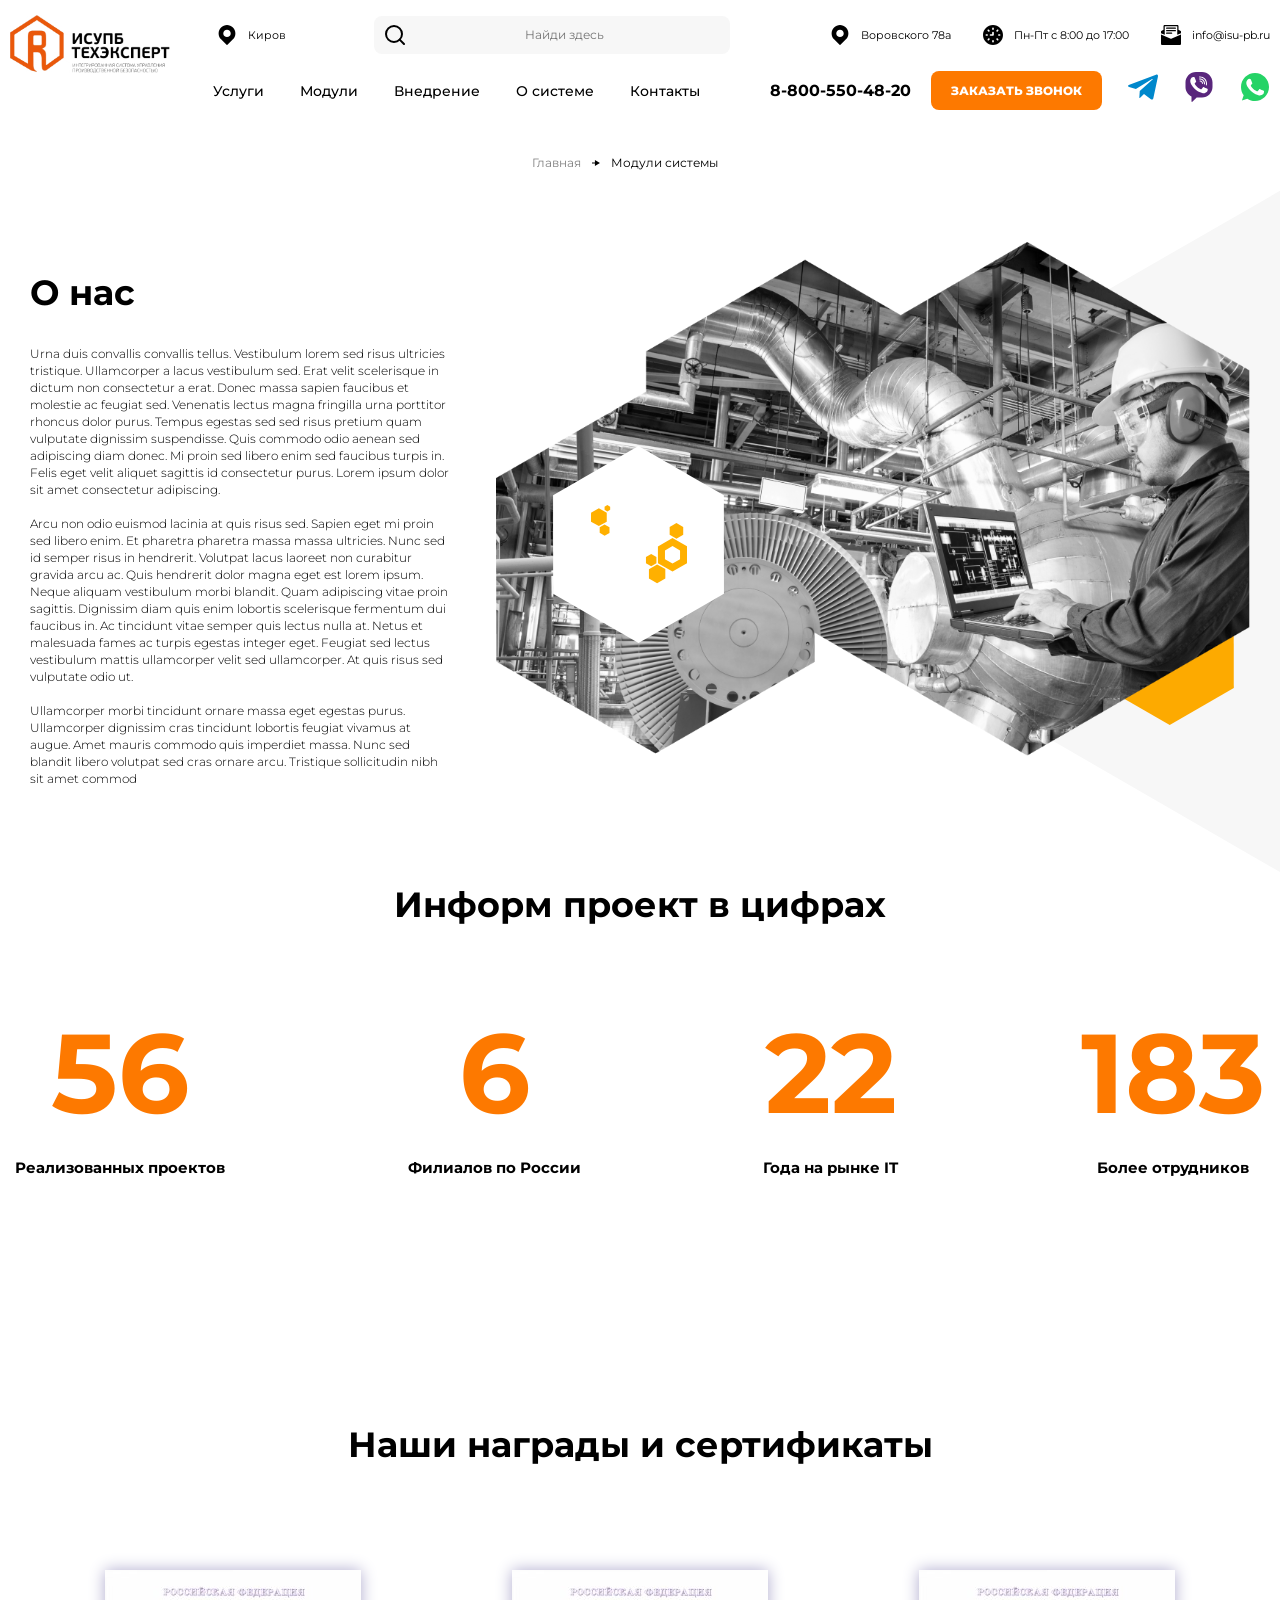
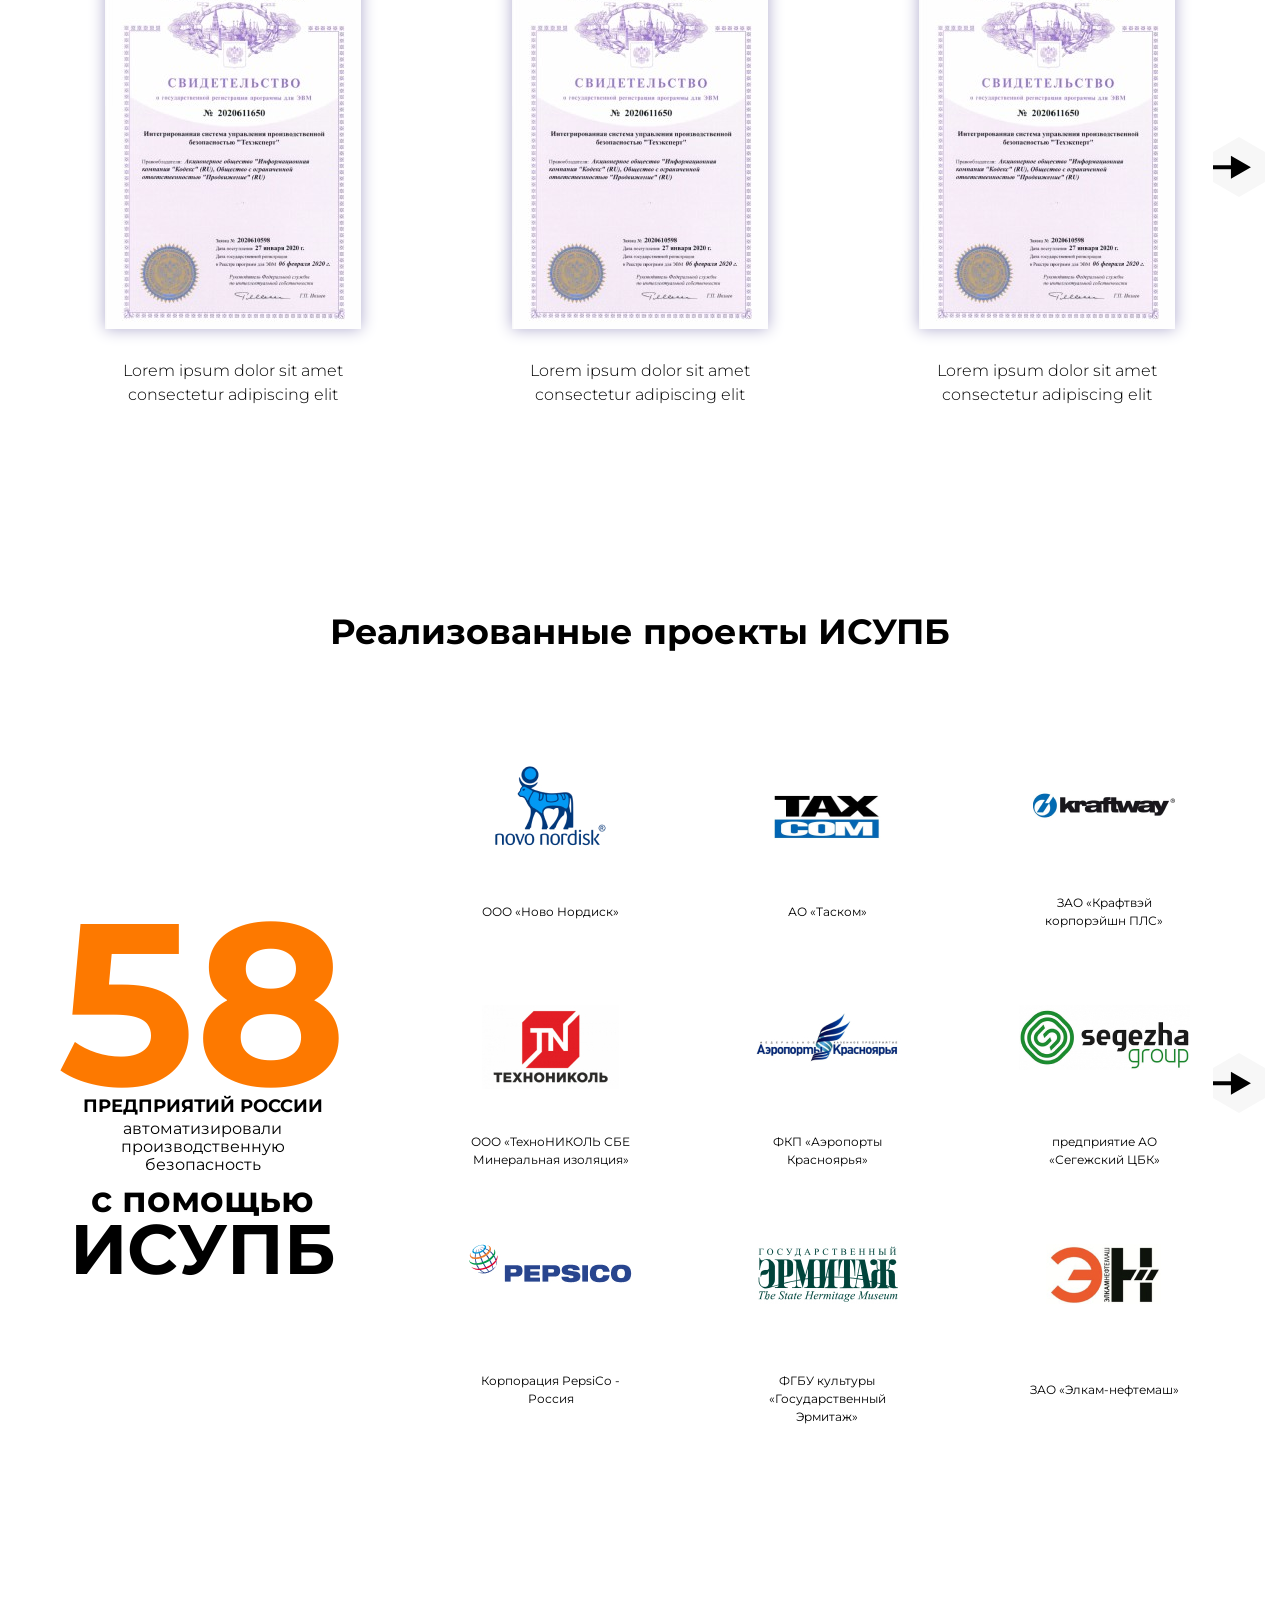
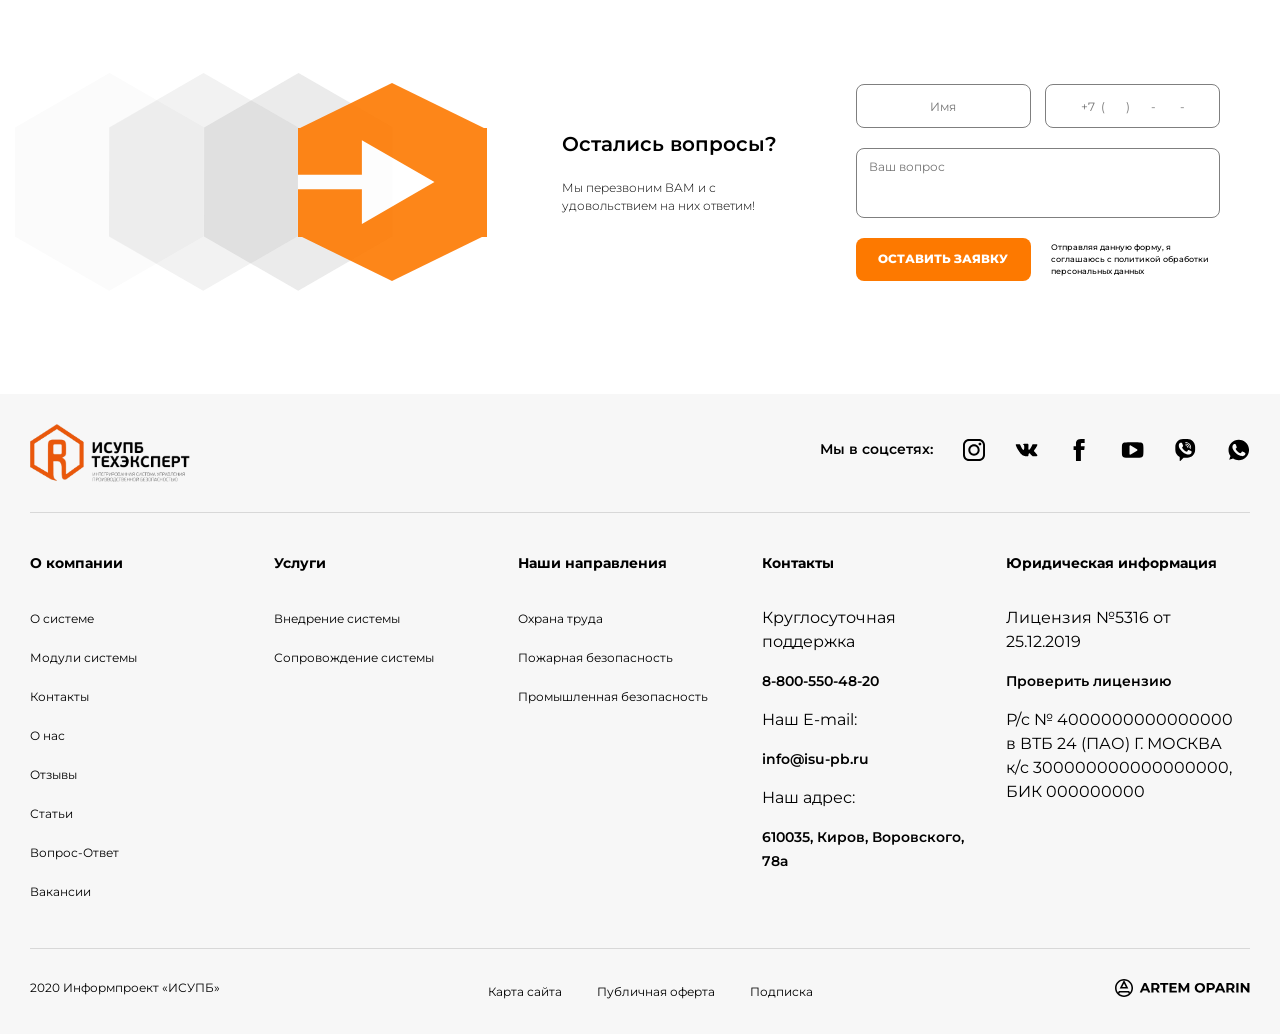
<file: aboutus.html>
<!doctype html>
<html lang="ru">

<head>
  <meta charset="UTF-8">
  <meta name="viewport" content="width=device-width,initial-scale=1">
  <meta http-equiv="X-UA-Compatible" content="ie=edge">
  <title>ISUPB</title>
  <link href="vendors~main.css" rel="stylesheet">
  <link href="main.css" rel="stylesheet">
</head>

<body>
  <header class="header">
    <div class="header__burger"><span></span></div>
    <div class="header__burger-fixed"></div><a href="index.html" class="logo"><img src="img/logo-header.jpg" alt="logo" class="logo_img"></a>
    <section class="header-info">
      <div class="header-info__top"><a href="#" class="location js-region">
          <div class="location__item"><svg width="20" height="20" viewBox="0 0 20 20" fill="none" xmlns="http://www.w3.org/2000/svg">
              <path d="M15.9291 2.45591C14.3454 0.872191 12.2397 0 10.0001 0C7.76042 0 5.65478 0.872152 4.07099 2.45591C2.4873 4.03959 1.61511 6.14514 1.61511 8.3848C1.61511 10.6245 2.4873 12.7301 4.07099 14.3138L9.58578 19.8284C9.7002 19.9429 9.85016 20 10.0001 20C10.15 20 10.3 19.9428 10.4144 19.8284L15.929 14.3138C17.5127 12.7301 18.3849 10.6245 18.3849 8.38484C18.3849 6.1451 17.5127 4.03955 15.9291 2.45591ZM12.6334 11.018C11.93 11.7214 10.9949 12.1088 10.0001 12.1088C9.00539 12.1088 8.07023 11.7214 7.3669 11.0181C6.6635 10.3147 6.27615 9.37953 6.27615 8.3848C6.27615 7.39011 6.6635 6.45495 7.3669 5.75155C8.07023 5.04818 9.00539 4.66084 10.0001 4.66084C10.9949 4.66084 11.93 5.04818 12.6334 5.75155C13.3367 6.45487 13.7241 7.39003 13.7241 8.38476C13.7241 9.37949 13.3367 10.3147 12.6334 11.018Z" fill="black" />
            </svg>
            <div class="location__item-text">Киров</div>
          </div>
        </a>
        <form action="post" method="post" class="form-search"><input type="search" class="form-search__search" placeholder="Найди здесь"></form>
        <ul class="location">
          <li class="location__item"><svg width="20" height="20" viewBox="0 0 20 20" fill="none" xmlns="http://www.w3.org/2000/svg">
              <path d="M15.9291 2.45591C14.3454 0.872191 12.2397 0 10.0001 0C7.76042 0 5.65478 0.872152 4.07099 2.45591C2.4873 4.03959 1.61511 6.14514 1.61511 8.3848C1.61511 10.6245 2.4873 12.7301 4.07099 14.3138L9.58578 19.8284C9.7002 19.9429 9.85016 20 10.0001 20C10.15 20 10.3 19.9428 10.4144 19.8284L15.929 14.3138C17.5127 12.7301 18.3849 10.6245 18.3849 8.38484C18.3849 6.1451 17.5127 4.03955 15.9291 2.45591ZM12.6334 11.018C11.93 11.7214 10.9949 12.1088 10.0001 12.1088C9.00539 12.1088 8.07023 11.7214 7.3669 11.0181C6.6635 10.3147 6.27615 9.37953 6.27615 8.3848C6.27615 7.39011 6.6635 6.45495 7.3669 5.75155C8.07023 5.04818 9.00539 4.66084 10.0001 4.66084C10.9949 4.66084 11.93 5.04818 12.6334 5.75155C13.3367 6.45487 13.7241 7.39003 13.7241 8.38476C13.7241 9.37949 13.3367 10.3147 12.6334 11.018Z" fill="black" />
            </svg>
            <div class="location__item-text">Воровского 78а</div>
          </li>
          <li class="location__item"><svg width="20" height="20" viewBox="0 0 20 20" fill="none" xmlns="http://www.w3.org/2000/svg">
              <path d="M10 0C4.48582 0 0 4.48582 0 10C0 15.5142 4.48582 20 10 20C15.5142 20 20 15.5142 20 10C20 4.48582 15.5142 0 10 0ZM13.5358 5.28582L14.125 4.69664C14.45 4.37082 14.9775 4.37082 15.3033 4.69664C15.6283 5.02164 15.6283 5.54914 15.3033 5.87496L14.7141 6.46414C14.5508 6.62664 14.3383 6.70832 14.125 6.70832C13.9116 6.70832 13.6983 6.62664 13.5358 6.46414C13.21 6.13832 13.21 5.61082 13.5358 5.28582ZM4.69668 4.69668C5.0225 4.37086 5.55 4.37086 5.875 4.69668L6.46418 5.28586C6.79 5.61086 6.79 6.13836 6.46418 6.46418C6.30168 6.62668 6.08836 6.70836 5.875 6.70836C5.66168 6.70836 5.44918 6.62668 5.28582 6.46418L4.69668 5.875C4.37168 5.54918 4.37168 5.02168 4.69668 4.69668ZM3.33332 10.8333C2.87332 10.8333 2.5 10.4608 2.5 10C2.5 9.53918 2.87332 9.16668 3.33332 9.16668H4.16664C4.62664 9.16668 4.99996 9.53918 4.99996 10C4.99996 10.4608 4.62664 10.8333 4.16664 10.8333H3.33332ZM6.46418 14.7142L5.875 15.3033C5.7125 15.4666 5.49918 15.5475 5.28582 15.5475C5.0725 15.5475 4.86 15.4667 4.69664 15.3033C4.37164 14.9783 4.37164 14.4508 4.69664 14.125L5.28582 13.5358C5.61164 13.2108 6.13914 13.2108 6.46414 13.5358C6.79 13.8617 6.79 14.3892 6.46418 14.7142ZM10.8333 16.6667C10.8333 17.1275 10.46 17.5 10 17.5C9.54 17.5 9.16668 17.1275 9.16668 16.6667V15.8334C9.16668 15.3725 9.54 15 10 15C10.46 15 10.8333 15.3725 10.8333 15.8334V16.6667ZM10.8333 10C10.8333 10.4608 10.46 10.8333 10 10.8333H7.5C7.04 10.8333 6.66668 10.4608 6.66668 10C6.66668 9.53918 7.04 9.16668 7.5 9.16668H9.16668V7.5C9.16668 7.03918 9.54 6.66668 10 6.66668C10.46 6.66668 10.8333 7.03918 10.8333 7.5V10ZM10.8333 4.16668C10.8333 4.6275 10.46 5 10 5C9.54 5 9.16668 4.6275 9.16668 4.16668V3.33332C9.16668 2.8725 9.54 2.5 10 2.5C10.46 2.5 10.8333 2.8725 10.8333 3.33332V4.16668ZM15.3033 15.3033C15.14 15.4666 14.9275 15.5475 14.7141 15.5475C14.5008 15.5475 14.2875 15.4667 14.125 15.3033L13.5358 14.7141C13.21 14.3891 13.21 13.8616 13.5358 13.5358C13.8608 13.2108 14.3883 13.2108 14.7141 13.5358L15.3033 14.125C15.6283 14.4508 15.6283 14.9783 15.3033 15.3033ZM16.6667 10.8333H15.8334C15.3733 10.8333 15 10.4608 15 10C15 9.53918 15.3733 9.16668 15.8333 9.16668H16.6666C17.1266 9.16668 17.5 9.53918 17.5 10C17.5 10.4608 17.1267 10.8333 16.6667 10.8333Z" fill="black" />
            </svg>
            <div class="location__item-text">Пн-Пт с 8:00 до 17:00</div>
          </li>
          <li class="location__item"><svg width="20" height="20" viewBox="0 0 20 20" fill="none" xmlns="http://www.w3.org/2000/svg">
              <path d="M10.2437 13.7C10.1662 13.7337 10.0825 13.75 10 13.75C9.9175 13.75 9.83375 13.7337 9.75625 13.7L0 9.56873V18.75C0 19.44 0.56 20 1.25 20H18.75C19.44 20 20 19.44 20 18.75V9.56873L10.2437 13.7Z" fill="black" />
              <path d="M19.7125 6.0625L17.5 4.6625V1.25C17.5 0.5625 16.9375 0 16.25 0H3.75C3.0625 0 2.5 0.5625 2.5 1.25V4.6625L0.2875 6.0625C0.1125 6.175 0 6.375 0 6.5875V8.2125L3.75 9.8V1.25H16.25V9.8L20 8.2125V6.5875C20 6.375 19.8875 6.175 19.7125 6.0625Z" fill="black" />
              <path d="M14.375 2.5H5.625C5.28 2.5 5 2.78 5 3.125C5 3.47 5.28 3.75 5.625 3.75H14.375C14.72 3.75 15 3.47 15 3.125C15 2.78 14.72 2.5 14.375 2.5Z" fill="black" />
              <path d="M14.375 5H5.625C5.28 5 5 5.28 5 5.625C5 5.97 5.28 6.25 5.625 6.25H14.375C14.72 6.25 15 5.97 15 5.625C15 5.28 14.72 5 14.375 5Z" fill="black" />
              <path d="M10.625 7.5H5.625C5.28 7.5 5 7.78 5 8.125C5 8.47 5.28 8.75 5.625 8.75H10.625C10.97 8.75 11.25 8.47 11.25 8.125C11.25 7.78 10.97 7.5 10.625 7.5Z" fill="black" />
            </svg> <a href="mailto:info@isu-pb.ru" class="location__item-text">info@isu-pb.ru</a></li>
        </ul>
      </div>
      <div class="header-info__bottom">
        <nav class="menu">
          <ul id="menu-header">
            <li><a href="#">Услуги</a></li>
            <li><a href="aboutmodules.html">Модули</a></li>
            <li><a href="introduction.html">Внедрение</a></li>
            <li><a href="aboutsystem.html">О системе</a></li>
            <li><a href="contacts.html">Контакты</a></li>
          </ul>
          <ul class="location menu__location">
            <li class="location__item"><svg width="20" height="20" viewBox="0 0 20 20" fill="none" xmlns="http://www.w3.org/2000/svg">
                <path d="M15.9291 2.45591C14.3454 0.872191 12.2397 0 10.0001 0C7.76042 0 5.65478 0.872152 4.07099 2.45591C2.4873 4.03959 1.61511 6.14514 1.61511 8.3848C1.61511 10.6245 2.4873 12.7301 4.07099 14.3138L9.58578 19.8284C9.7002 19.9429 9.85016 20 10.0001 20C10.15 20 10.3 19.9428 10.4144 19.8284L15.929 14.3138C17.5127 12.7301 18.3849 10.6245 18.3849 8.38484C18.3849 6.1451 17.5127 4.03955 15.9291 2.45591ZM12.6334 11.018C11.93 11.7214 10.9949 12.1088 10.0001 12.1088C9.00539 12.1088 8.07023 11.7214 7.3669 11.0181C6.6635 10.3147 6.27615 9.37953 6.27615 8.3848C6.27615 7.39011 6.6635 6.45495 7.3669 5.75155C8.07023 5.04818 9.00539 4.66084 10.0001 4.66084C10.9949 4.66084 11.93 5.04818 12.6334 5.75155C13.3367 6.45487 13.7241 7.39003 13.7241 8.38476C13.7241 9.37949 13.3367 10.3147 12.6334 11.018Z" fill="black" />
              </svg>
              <h3 class="location__item-text">Воровского 78а</h3>
            </li>
            <li class="location__item"><svg width="20" height="20" viewBox="0 0 20 20" fill="none" xmlns="http://www.w3.org/2000/svg">
                <path d="M10 0C4.48582 0 0 4.48582 0 10C0 15.5142 4.48582 20 10 20C15.5142 20 20 15.5142 20 10C20 4.48582 15.5142 0 10 0ZM13.5358 5.28582L14.125 4.69664C14.45 4.37082 14.9775 4.37082 15.3033 4.69664C15.6283 5.02164 15.6283 5.54914 15.3033 5.87496L14.7141 6.46414C14.5508 6.62664 14.3383 6.70832 14.125 6.70832C13.9116 6.70832 13.6983 6.62664 13.5358 6.46414C13.21 6.13832 13.21 5.61082 13.5358 5.28582ZM4.69668 4.69668C5.0225 4.37086 5.55 4.37086 5.875 4.69668L6.46418 5.28586C6.79 5.61086 6.79 6.13836 6.46418 6.46418C6.30168 6.62668 6.08836 6.70836 5.875 6.70836C5.66168 6.70836 5.44918 6.62668 5.28582 6.46418L4.69668 5.875C4.37168 5.54918 4.37168 5.02168 4.69668 4.69668ZM3.33332 10.8333C2.87332 10.8333 2.5 10.4608 2.5 10C2.5 9.53918 2.87332 9.16668 3.33332 9.16668H4.16664C4.62664 9.16668 4.99996 9.53918 4.99996 10C4.99996 10.4608 4.62664 10.8333 4.16664 10.8333H3.33332ZM6.46418 14.7142L5.875 15.3033C5.7125 15.4666 5.49918 15.5475 5.28582 15.5475C5.0725 15.5475 4.86 15.4667 4.69664 15.3033C4.37164 14.9783 4.37164 14.4508 4.69664 14.125L5.28582 13.5358C5.61164 13.2108 6.13914 13.2108 6.46414 13.5358C6.79 13.8617 6.79 14.3892 6.46418 14.7142ZM10.8333 16.6667C10.8333 17.1275 10.46 17.5 10 17.5C9.54 17.5 9.16668 17.1275 9.16668 16.6667V15.8334C9.16668 15.3725 9.54 15 10 15C10.46 15 10.8333 15.3725 10.8333 15.8334V16.6667ZM10.8333 10C10.8333 10.4608 10.46 10.8333 10 10.8333H7.5C7.04 10.8333 6.66668 10.4608 6.66668 10C6.66668 9.53918 7.04 9.16668 7.5 9.16668H9.16668V7.5C9.16668 7.03918 9.54 6.66668 10 6.66668C10.46 6.66668 10.8333 7.03918 10.8333 7.5V10ZM10.8333 4.16668C10.8333 4.6275 10.46 5 10 5C9.54 5 9.16668 4.6275 9.16668 4.16668V3.33332C9.16668 2.8725 9.54 2.5 10 2.5C10.46 2.5 10.8333 2.8725 10.8333 3.33332V4.16668ZM15.3033 15.3033C15.14 15.4666 14.9275 15.5475 14.7141 15.5475C14.5008 15.5475 14.2875 15.4667 14.125 15.3033L13.5358 14.7141C13.21 14.3891 13.21 13.8616 13.5358 13.5358C13.8608 13.2108 14.3883 13.2108 14.7141 13.5358L15.3033 14.125C15.6283 14.4508 15.6283 14.9783 15.3033 15.3033ZM16.6667 10.8333H15.8334C15.3733 10.8333 15 10.4608 15 10C15 9.53918 15.3733 9.16668 15.8333 9.16668H16.6666C17.1266 9.16668 17.5 9.53918 17.5 10C17.5 10.4608 17.1267 10.8333 16.6667 10.8333Z" fill="black" />
              </svg>
              <h3 class="location__item-text">Пн-Пт с 8:00 до 17:00</h3>
            </li>
            <li class="location__item"><svg width="20" height="20" viewBox="0 0 20 20" fill="none" xmlns="http://www.w3.org/2000/svg">
                <path d="M10.2437 13.7C10.1662 13.7337 10.0825 13.75 10 13.75C9.9175 13.75 9.83375 13.7337 9.75625 13.7L0 9.56873V18.75C0 19.44 0.56 20 1.25 20H18.75C19.44 20 20 19.44 20 18.75V9.56873L10.2437 13.7Z" fill="black" />
                <path d="M19.7125 6.0625L17.5 4.6625V1.25C17.5 0.5625 16.9375 0 16.25 0H3.75C3.0625 0 2.5 0.5625 2.5 1.25V4.6625L0.2875 6.0625C0.1125 6.175 0 6.375 0 6.5875V8.2125L3.75 9.8V1.25H16.25V9.8L20 8.2125V6.5875C20 6.375 19.8875 6.175 19.7125 6.0625Z" fill="black" />
                <path d="M14.375 2.5H5.625C5.28 2.5 5 2.78 5 3.125C5 3.47 5.28 3.75 5.625 3.75H14.375C14.72 3.75 15 3.47 15 3.125C15 2.78 14.72 2.5 14.375 2.5Z" fill="black" />
                <path d="M14.375 5H5.625C5.28 5 5 5.28 5 5.625C5 5.97 5.28 6.25 5.625 6.25H14.375C14.72 6.25 15 5.97 15 5.625C15 5.28 14.72 5 14.375 5Z" fill="black" />
                <path d="M10.625 7.5H5.625C5.28 7.5 5 7.78 5 8.125C5 8.47 5.28 8.75 5.625 8.75H10.625C10.97 8.75 11.25 8.47 11.25 8.125C11.25 7.78 10.97 7.5 10.625 7.5Z" fill="black" />
              </svg> <a href="mailto:info@isu-pb.ru" class="location__item-text">info@isu-pb.ru</a></li>
          </ul>
        </nav>
        <nav class="nav-contacts"><a href="tel:8-800-550-48-20" class="nav-contacts__number">8-800-550-48-20 </a><button class="nav-contacts__call btn js-call">ЗАКАЗАТЬ ЗВОНОК</button>
          <div class="nav-contacts__social"><a href="#" class="nav-contacts__link">
              <div class="telegramm"><svg width="30" height="30" viewBox="0 0 30 30" fill="none" xmlns="http://www.w3.org/2000/svg">
                  <g clip-path="url(#clip0)">
                    <path d="M11.7712 18.9762L11.275 25.9562C11.985 25.9562 12.2925 25.6512 12.6612 25.285L15.99 22.1037L22.8875 27.155C24.1525 27.86 25.0437 27.4887 25.385 25.9912L29.9125 4.77625L29.9137 4.775C30.315 2.905 29.2375 2.17375 28.005 2.6325L1.39248 12.8212C-0.423772 13.5262 -0.396272 14.5387 1.08373 14.9975L7.88748 17.1137L23.6912 7.225C24.435 6.7325 25.1112 7.005 24.555 7.4975L11.7712 18.9762Z" fill="#0088CC" />
                  </g>
                  <defs>
                    <clipPath id="clip0">
                      <rect width="30" height="30" fill="white" />
                    </clipPath>
                  </defs>
                </svg></div>
            </a><a href="#" class="nav-contacts__link">
              <div class="viber"><svg width="30" height="30" viewBox="0 0 30 30" fill="none" xmlns="http://www.w3.org/2000/svg">
                  <g clip-path="url(#clip1)">
                    <path d="M18.0004 0H11.9996C6.20911 0 1.49829 4.71082 1.49829 10.5013V15.0019C1.49829 19.0672 3.84286 22.7565 7.49906 24.4918V29.5038C7.49906 29.9389 8.04345 30.1665 8.35271 29.8574L12.7068 25.5033H18.0004C23.7908 25.5033 28.5017 20.7925 28.5017 15.0019V10.5013C28.5017 4.71082 23.7908 0 18.0004 0Z" fill="#59267C" />
                    <path d="M12.2795 10.7718L12.7684 10.2829L12.7689 10.2823L12.2794 10.7718L12.2795 10.7718Z" fill="#E5E5E5" />
                    <path d="M17.7188 15.2327L17.2251 15.7264L17.2252 15.7265L17.7189 15.2328L17.7188 15.2327Z" fill="#E5E5E5" />
                    <path d="M16.0003 8.50098C15.7241 8.50098 15.5002 8.72486 15.5002 9.00102C15.5002 9.27717 15.7241 9.50105 16.0003 9.50105C17.1033 9.50105 18.0006 10.3984 18.0006 11.5013C18.0006 11.7738 18.2281 12.0014 18.5006 12.0014C18.7731 12.0014 19.0006 11.7738 19.0006 11.5013C19.0007 9.84687 17.6547 8.50098 16.0003 8.50098Z" fill="white" />
                    <path d="M16.0002 6.50078C15.8152 6.50078 15.6285 6.51103 15.4453 6.53125C15.1708 6.56154 14.9728 6.80863 15.0031 7.0832C15.0334 7.35777 15.281 7.55523 15.555 7.52541C15.702 7.50918 15.8517 7.50092 16.0002 7.50092C18.2061 7.50092 20.0007 9.29552 20.0007 11.5014C20.0007 11.6499 19.9924 11.7997 19.9762 11.9467C19.9463 12.2174 20.1475 12.4688 20.4184 12.4986C20.6892 12.5284 20.9404 12.3273 20.9704 12.0564C20.9906 11.8731 21.0008 11.6864 21.0008 11.5014C21.0008 8.7441 18.7576 6.50078 16.0002 6.50078Z" fill="white" />
                    <path d="M16.0008 4.5005C15.8221 4.5005 15.6411 4.5073 15.463 4.52084C15.1876 4.54169 14.9812 4.78193 15.0021 5.05726C15.0229 5.33265 15.2639 5.53902 15.5385 5.51816C15.6916 5.5065 15.8472 5.50064 16.0008 5.50064C19.3096 5.50064 22.0016 8.19256 22.0016 11.5014C22.0016 11.9696 21.9475 12.4356 21.841 12.8866C21.7799 13.145 21.939 13.4136 22.1953 13.4837C22.4649 13.5576 22.7501 13.3885 22.8143 13.1166C22.9386 12.5904 23.0017 12.047 23.0017 11.5014C23.0017 7.64107 19.8611 4.5005 16.0008 4.5005Z" fill="white" />
                    <path d="M23.4372 19.0718C23.0807 20.0759 21.6658 20.9086 20.5373 21.1518C19.7652 21.3158 18.7567 21.4466 15.3617 20.0427C11.0192 18.2483 8.2227 13.8469 8.00474 13.5614C7.79602 13.2758 6.25 11.2308 6.25 9.11579C6.25 7.00078 7.32686 5.97091 7.76092 5.52875C8.11741 5.16581 8.70663 5 9.27184 5C9.45471 5 9.6191 5.00921 9.76687 5.01658C10.2009 5.035 10.4189 5.0608 10.7052 5.74431C11.0617 6.60099 11.9298 8.716 12.0332 8.9334C12.1385 9.15079 12.2438 9.44557 12.0961 9.73113C11.9575 10.0259 11.8356 10.1567 11.6177 10.4073C11.3997 10.6578 11.1928 10.8494 10.9749 11.1184C10.7754 11.3524 10.55 11.6029 10.8012 12.0359C11.0524 12.4596 11.9206 13.8727 13.1988 15.0076C14.8482 16.4723 16.1855 16.9402 16.6639 17.1392C17.0204 17.2866 17.4452 17.2516 17.7057 16.9752C18.0363 16.6196 18.4445 16.0301 18.8601 15.4498C19.1556 15.0334 19.5288 14.9818 19.9203 15.1292C20.3193 15.2674 22.4305 16.3083 22.8646 16.5238C23.2987 16.7412 23.585 16.8444 23.6903 17.0268C23.7937 17.2092 23.7937 18.0659 23.4372 19.0718Z" fill="white" />
                  </g>
                  <defs>
                    <clipPath id="clip1">
                      <rect width="30" height="30" fill="white" />
                    </clipPath>
                  </defs>
                </svg></div>
            </a><a href="#" class="nav-contacts__link">
              <div class="whatsapp"><svg width="30" height="30" viewBox="0 0 30 30" fill="none" xmlns="http://www.w3.org/2000/svg">
                  <path d="M15.0035 1H14.9965C7.27725 1 1 7.279 1 15C1 18.0625 1.987 20.901 3.66525 23.2057L1.9205 28.4067L7.30175 26.6865C9.5155 28.153 12.1562 29 15.0035 29C22.7227 29 29 22.7192 29 15C29 7.28075 22.7227 1 15.0035 1Z" fill="#25D366" />
                  <path d="M23.7319 21.1819C23.37 22.2037 21.9338 23.0512 20.7882 23.2987C20.0044 23.4656 18.9807 23.5987 15.5344 22.17C11.1263 20.3437 8.28753 15.8644 8.06628 15.5737C7.85441 15.2831 6.28503 13.2019 6.28503 11.0494C6.28503 8.89687 7.37816 7.84875 7.81878 7.39875C8.18066 7.02938 8.77878 6.86063 9.35253 6.86063C9.53816 6.86063 9.70503 6.87 9.85503 6.8775C10.2957 6.89625 10.5169 6.9225 10.8075 7.61813C11.1694 8.49 12.0507 10.6425 12.1557 10.8637C12.2625 11.085 12.3694 11.385 12.2194 11.6756C12.0788 11.9756 11.955 12.1087 11.7338 12.3637C11.5125 12.6187 11.3025 12.8137 11.0813 13.0875C10.8788 13.3256 10.65 13.5806 10.905 14.0212C11.16 14.4525 12.0413 15.8906 13.3388 17.0456C15.0132 18.5362 16.3707 19.0125 16.8563 19.215C17.2182 19.365 17.6494 19.3294 17.9138 19.0481C18.2494 18.6862 18.6638 18.0862 19.0857 17.4956C19.3857 17.0719 19.7644 17.0194 20.1619 17.1694C20.5669 17.31 22.71 18.3694 23.1507 18.5887C23.5913 18.81 23.8819 18.915 23.9888 19.1006C24.0938 19.2862 24.0938 20.1581 23.7319 21.1819Z" fill="white" />
                </svg></div>
            </a></div>
        </nav>
      </div>
    </section>
  </header><!-- !header -->
  <main>
    <nav class="headcrumbs">
      <ul class="headcrumbs__list">
        <li class="headcrumbs__item"><a href="index.html" class="headcrumbs__link">Главная</a></li>
        <li class="headcrumbs__item"><a href="#" class="headcrumbs__link">Модули системы</a></li>
      </ul>
    </nav>
    <section class="about-modules">
      <div class="about-modules__wrapper">
        <div class="about-modules__text">
          <h1 class="about-modules__title">О нас</h1>
          <div class="about-modules__description text-paragraph">Urna duis convallis convallis tellus. Vestibulum lorem sed risus ultricies tristique. Ullamcorper a lacus vestibulum sed. Erat velit scelerisque in dictum non consectetur a erat. Donec massa sapien faucibus et molestie ac feugiat sed. Venenatis lectus magna fringilla urna porttitor rhoncus dolor purus. Tempus egestas sed sed risus pretium quam vulputate dignissim suspendisse. Quis commodo odio aenean sed adipiscing diam donec. Mi proin sed libero enim sed faucibus turpis in. Felis eget velit aliquet sagittis id consectetur purus. Lorem ipsum dolor sit amet consectetur adipiscing.<br><br>Arcu non odio euismod lacinia at quis risus sed. Sapien eget mi proin sed libero enim. Et pharetra pharetra massa massa ultricies. Nunc sed id semper risus in hendrerit. Volutpat lacus laoreet non curabitur gravida arcu ac. Quis hendrerit dolor magna eget est lorem ipsum. Neque aliquam vestibulum morbi blandit. Quam adipiscing vitae proin sagittis. Dignissim diam quis enim lobortis scelerisque fermentum dui faucibus in. Ac tincidunt vitae semper quis lectus nulla at. Netus et malesuada fames ac turpis egestas integer eget. Feugiat sed lectus vestibulum mattis ullamcorper velit sed ullamcorper. At quis risus sed vulputate odio ut.<br><br>Ullamcorper morbi tincidunt ornare massa eget egestas purus. Ullamcorper dignissim cras tincidunt lobortis feugiat vivamus at augue. Amet mauris commodo quis imperdiet massa. Nunc sed blandit libero volutpat sed cras ornare arcu. Tristique sollicitudin nibh sit amet commod</div>
        </div>
        <div class="about-modules__img"><img src="img/modulesImg.png" alt="img">
          <div class="about-modules__img-hexagon"><svg width="791" height="644" viewBox="0 0 791 644" fill="none" xmlns="http://www.w3.org/2000/svg">
              <g style="mix-blend-mode:hard-light">
                <path fill-rule="evenodd" clip-rule="evenodd" d="M608.373 445.765L608.396 374.304L670.409 338.554L732.399 374.265L732.376 445.725L670.363 481.475L608.373 445.765ZM670.342 548.273L550.406 479.182L550.451 340.924L670.431 271.757L790.366 340.847L790.322 479.105L670.342 548.273Z" fill="#EA5800" />
              </g>
              <g style="mix-blend-mode:hard-light">
                <path fill-rule="evenodd" clip-rule="evenodd" d="M702.63 148.965L758.402 181.15L758.497 245.358L702.819 277.381L647.047 245.195L646.953 180.987L702.63 148.965Z" fill="#EA5800" />
              </g>
              <g style="mix-blend-mode:hard-light">
                <path fill-rule="evenodd" clip-rule="evenodd" d="M495.072 403.922L538.19 429.023L538.221 479.171L495.134 504.218L452.016 479.117L451.985 428.969L495.072 403.922Z" fill="#EA5800" />
              </g>
              <g style="mix-blend-mode:hard-light">
                <path fill-rule="evenodd" clip-rule="evenodd" d="M111.758 253.01L71.4525 229.786L71.4238 183.387L111.701 160.213L152.007 183.437L152.035 229.835L111.758 253.01Z" fill="#EA5800" />
              </g>
              <g style="mix-blend-mode:hard-light">
                <path fill-rule="evenodd" clip-rule="evenodd" d="M134.711 53.3558L111.746 40.2191L111.729 13.9735L134.678 0.86463L157.643 14.0014L157.659 40.247L134.711 53.3558Z" fill="#EA5800" />
              </g>
              <g style="mix-blend-mode:hard-light">
                <path fill-rule="evenodd" clip-rule="evenodd" d="M543.721 643.882L476.356 605.323L476.48 527.992L543.968 489.22L611.333 527.779L611.21 605.11L543.721 643.882Z" fill="#EA5800" />
              </g>
              <g style="mix-blend-mode:hard-light">
                <path fill-rule="evenodd" clip-rule="evenodd" d="M64.981 28.0476L129.539 64.5034L129.421 137.616L64.7444 174.273L0.186032 137.817L0.304324 64.7045L64.981 28.0476Z" fill="#EA5800" />
              </g>
            </svg></div>
        </div>
      </div>
    </section>
    <section class="project-numbers">
      <h2 class="project-numbers__title title">Информ проект в цифрах</h2>
      <div class="numbers">
        <div class="number">
          <div id="projectNum" class="number__num" data-max="56">0</div>
          <h3 class="number__subtitle">Реализованных проектов</h3>
        </div>
        <div class="number">
          <div id="branchNum" class="number__num" data-max="6">0</div>
          <h3 class="number__subtitle">Филиалов по России</h3>
        </div>
        <div class="number">
          <div id="yearNum" class="number__num" data-max="22">0</div>
          <h3 class="number__subtitle">Года на рынке IT</h3>
        </div>
        <div class="number">
          <div id="staffNum" class="number__num" data-max="200">0</div>
          <h3 class="number__subtitle">Более отрудников</h3>
        </div>
      </div>
    </section><!-- !project-numbers -->
    <section class="awards">
      <h2 class="awards__title title">Наши награды и сертификаты</h2>
      <div class="swiper-container-awards">
        <div class="swiper-wrapper">
          <div class="swiper-slide">
            <div class="award"><a href="img/award.jpg" class="awards-slider__img fresco" data-fresco-group="awards"><img src="img/award.jpg" alt="award"></a>
              <h3 class="award__subtitle">Lorem ipsum dolor sit amet consectetur adipiscing elit</h3>
            </div>
          </div>
          <div class="swiper-slide">
            <div class="award"><a href="img/award.jpg" class="awards-slider__img fresco" data-fresco-group="awards"><img src="img/award.jpg" alt="award"></a>
              <h3 class="award__subtitle">Lorem ipsum dolor sit amet consectetur adipiscing elit</h3>
            </div>
          </div>
          <div class="swiper-slide">
            <div class="award"><a href="img/award.jpg" class="awards-slider__img fresco" data-fresco-group="awards"><img src="img/award.jpg" alt="award"></a>
              <h3 class="award__subtitle">Lorem ipsum dolor sit amet consectetur adipiscing elit</h3>
            </div>
          </div>
          <div class="swiper-slide">
            <div class="award"><a href="img/award.jpg" class="awards-slider__img fresco" data-fresco-group="awards"><img src="img/award.jpg" alt="award"></a>
              <h3 class="award__subtitle">Lorem ipsum dolor sit amet consectetur adipiscing elit</h3>
            </div>
          </div>
          <div class="swiper-slide">
            <div class="award"><a href="img/award.jpg" class="awards-slider__img fresco" data-fresco-group="awards"><img src="img/award.jpg" alt="award"></a>
              <h3 class="award__subtitle">Lorem ipsum dolor sit amet consectetur adipiscing elit</h3>
            </div>
          </div>
          <div class="swiper-slide">
            <div class="award"><a href="img/award.jpg" class="awards-slider__img fresco" data-fresco-group="awards"><img src="img/award.jpg" alt="award"></a>
              <h3 class="award__subtitle">Lorem ipsum dolor sit amet consectetur adipiscing elit</h3>
            </div>
          </div>
          <div class="swiper-slide">
            <div class="award"><a href="img/award.jpg" class="awards-slider__img fresco" data-fresco-group="awards"><img src="img/award.jpg" alt="award"></a>
              <h3 class="award__subtitle">Lorem ipsum dolor sit amet consectetur adipiscing elit</h3>
            </div>
          </div>
          <div class="swiper-slide">
            <div class="award"><a href="img/award.jpg" class="awards-slider__img fresco" data-fresco-group="awards"><img src="img/award.jpg" alt="award"></a>
              <h3 class="award__subtitle">Lorem ipsum dolor sit amet consectetur adipiscing elit</h3>
            </div>
          </div>
          <div class="swiper-slide">
            <div class="award"><a href="img/award.jpg" class="awards-slider__img fresco" data-fresco-group="awards"><img src="img/award.jpg" alt="award"></a>
              <h3 class="award__subtitle">Lorem ipsum dolor sit amet consectetur adipiscing elit</h3>
            </div>
          </div>
        </div>
        <div class="awards__next">
          <div class="awards-nav__hexagon nav-hexagon nav-hexagon-2"><svg width="38" height="24" viewBox="0 0 38 24" fill="none" xmlns="http://www.w3.org/2000/svg">
              <path d="M37.9261 12.2002L17.9261 0.65319V23.7472L37.9261 12.2002ZM0 14.2002L19.9261 14.2002V10.2002L0 10.2002L0 14.2002Z" fill="black" />
            </svg></div>
        </div>
        <div class="awards__prev">
          <div class="awards-nav__hexagon nav-hexagon"><svg width="39" height="24" viewBox="0 0 39 24" fill="none" xmlns="http://www.w3.org/2000/svg">
              <path d="M0.174015 11.7998L20.174 23.3468L20.174 0.252797L0.174015 11.7998ZM38.1002 9.7998L18.174 9.7998L18.174 13.7998L38.1002 13.7998L38.1002 9.7998Z" fill="black" />
            </svg></div>
        </div>
      </div>
    </section><!-- !awards -->
    <section class="projects">
      <div class="projects__title title">Реализованные проекты ИСУПБ</div>
      <div class="projects-content">
        <div class="projects-text">
          <h2 class="projects-text__title">58</h2>
          <h3 class="projects-text__subtitle">ПРЕДПРИЯТИЙ РОССИИ</h3>
          <div class="projects-text__description">автоматизировали производственную безопасность</div>
          <div class="projects-text__text">с помощью <span>ИСУПБ</span></div>
        </div>
        <div class="projects-slider">
          <div class="swiper-container-project">
            <div class="swiper-wrapper">
              <div class="swiper-slide">
                <div class="project">
                  <div class="project__img"><img src="img/novonordisk.jpg" alt="logo"></div>
                  <h4 class="project__name">ООО «Ново Нордиск»</h4>
                </div>
              </div>
              <div class="swiper-slide">
                <div class="project">
                  <div class="project__img"><img src="img/taxcom.jpg" alt="logo"></div>
                  <h4 class="project__name">АО «Таском»</h4>
                </div>
              </div>
              <div class="swiper-slide">
                <div class="project">
                  <div class="project__img"><img src="img/kraftway.jpg" alt="logo"></div>
                  <h4 class="project__name">ЗАО «Крафтвэй корпорэйшн ПЛС»</h4>
                </div>
              </div>
              <div class="swiper-slide">
                <div class="project">
                  <div class="project__img"><img src="img/gazprom.jpg" alt="logo"></div>
                  <h4 class="project__name">ООО «ГАЗПРОМНЕФТЬ- Рязанский завод битумных материалов»</h4>
                </div>
              </div>
              <div class="swiper-slide">
                <div class="project">
                  <div class="project__img"><img src="img/tehnonikol.jpg" alt="logo"></div>
                  <h4 class="project__name">ООО «ТехноНИКОЛЬ СБЕ Минеральная изоляция»</h4>
                </div>
              </div>
              <div class="swiper-slide">
                <div class="project">
                  <div class="project__img"><img src="img/airports.jpg" alt="logo"></div>
                  <h4 class="project__name">ФКП «Аэропорты Красноярья»</h4>
                </div>
              </div>
              <div class="swiper-slide">
                <div class="project">
                  <div class="project__img"><img src="img/segesha.jpg" alt="logo"></div>
                  <h4 class="project__name">предприятие АО «Сегежский ЦБК»</h4>
                </div>
              </div>
              <div class="swiper-slide">
                <div class="project">
                  <div class="project__img"><img src="img/gazprom.jpg" alt="logo"></div>
                  <h4 class="project__name">предприятие ООО «Сибметахим»</h4>
                </div>
              </div>
              <div class="swiper-slide">
                <div class="project">
                  <div class="project__img"><img src="img/pepsico.jpg" alt="logo"></div>
                  <h4 class="project__name">Корпорация PepsiCo - Россия</h4>
                </div>
              </div>
              <div class="swiper-slide">
                <div class="project">
                  <div class="project__img"><img src="img/ermitazh.jpg" alt="logo"></div>
                  <h4 class="project__name">ФГБУ культуры «Государственный Эрмитаж»</h4>
                </div>
              </div>
              <div class="swiper-slide">
                <div class="project">
                  <div class="project__img"><img src="img/eh.jpg" alt="logo"></div>
                  <h4 class="project__name">ЗАО «Элкам-нефтемаш»</h4>
                </div>
              </div>
              <div class="swiper-slide">
                <div class="project">
                  <div class="project__img"><img src="img/moek.jpg" alt="logo"></div>
                  <h4 class="project__name">ОАО «Московская объединенная энергетическая компания»</h4>
                </div>
              </div>
            </div>
            <div class="project__next">
              <div class="awards-nav__hexagon nav-hexagon nav-hexagon-2"><svg width="38" height="24" viewBox="0 0 38 24" fill="none" xmlns="http://www.w3.org/2000/svg">
                  <path d="M37.9261 12.2002L17.9261 0.65319V23.7472L37.9261 12.2002ZM0 14.2002L19.9261 14.2002V10.2002L0 10.2002L0 14.2002Z" fill="black" />
                </svg></div>
            </div>
            <div class="project__prev">
              <div class="awards-nav__hexagon nav-hexagon"><svg width="39" height="24" viewBox="0 0 39 24" fill="none" xmlns="http://www.w3.org/2000/svg">
                  <path d="M0.174015 11.7998L20.174 23.3468L20.174 0.252797L0.174015 11.7998ZM38.1002 9.7998L18.174 9.7998L18.174 13.7998L38.1002 13.7998L38.1002 9.7998Z" fill="black" />
                </svg></div>
            </div>
          </div>
        </div>
      </div>
    </section><!-- !project -->
    <section class="requisition">
      <div class="requisition-img"><svg class="requisition-img__hexagon" width="260" height="300" viewBox="0 0 260 300" fill="none" xmlns="http://www.w3.org/2000/svg">
          <g style="mix-blend-mode:hard-light">
            <path fill-rule="evenodd" clip-rule="evenodd" d="M130.22 0L0.220301 75.1905L0 225.19L129.78 300L259.78 224.81L260 74.8095L130.22 0Z" fill="#7E7E7E" />
          </g>
        </svg> <svg class="requisition-img__hexagon" width="260" height="300" viewBox="0 0 260 300" fill="none" xmlns="http://www.w3.org/2000/svg">
          <g style="mix-blend-mode:hard-light">
            <path fill-rule="evenodd" clip-rule="evenodd" d="M130.22 0L0.220301 75.1905L0 225.19L129.78 300L259.78 224.81L260 74.8095L130.22 0Z" fill="#7D7D7D" />
          </g>
        </svg> <svg class="requisition-img__hexagon" width="260" height="300" viewBox="0 0 260 300" fill="none" xmlns="http://www.w3.org/2000/svg">
          <g style="mix-blend-mode:hard-light">
            <path fill-rule="evenodd" clip-rule="evenodd" d="M130.22 0L0.220301 75.1905L0 225.19L129.78 300L259.78 224.81L260 74.8095L130.22 0Z" fill="#777777" />
          </g>
        </svg>
        <div class="request__hexagon requisition-img__hexagon"><svg width="188" height="116" viewBox="0 0 188 116" fill="none" xmlns="http://www.w3.org/2000/svg">
            <path d="M188 58L88 0.264973V115.735L188 58ZM0 68H98V48H0V68Z" fill="white" />
          </svg></div>
      </div>
      <div class="requisition-text">
        <div class="requisition-text__title">Остались вопросы?</div>
        <div class="requisition-text__subtitle">Мы перезвоним ВАМ и с удовольствием на них ответим!</div>
      </div>
      <form action="post" class="query-form">
        <div class="query-form__block"><input type="text" class="query-form__name form-name form-input" placeholder="Имя"> <input type="tel" class="query-form__tel form-input" placeholder="+7  (       )       -        -"> <textarea name="textarea" cols="30" rows="10" class="query-form__quest form-input" placeholder="Ваш вопрос"></textarea>
          <footer class="query-form__footer"><a href="#" class="query-form__submit btn">Оставить заявку</a>
            <div class="query-form__agreement agreement">Отправляя данную форму, я соглашаюсь с политикой обработки персональных данных</div>
          </footer>
        </div>
      </form>
    </section><!-- !requisition -->
  </main>
  <footer class="footer">
    <section class="footer-header"><a href="index.html" class="logo"><img src="img/logo.png" alt="logo" class="logo_img"></a>
      <div class="footer-social">
        <h3 class="footer-social__title">Мы в соцсетях:</h3><a class="footer-social__item"><svg width="22" height="22" viewBox="0 0 22 22" fill="none" xmlns="http://www.w3.org/2000/svg">
            <path d="M15.9286 0H6.07104C2.72347 0 0 2.7236 0 6.07117V15.9287C0 19.2764 2.72347 21.9999 6.07104 21.9999H15.9286C19.2764 21.9999 21.9999 19.2763 21.9999 15.9287V6.07117C22 2.7236 19.2764 0 15.9286 0ZM20.0481 15.9287C20.0481 18.2001 18.2001 20.0479 15.9287 20.0479H6.07104C3.79977 20.0481 1.95193 18.2001 1.95193 15.9287V6.07117C1.95193 3.7999 3.79977 1.95193 6.07104 1.95193H15.9286C18.2 1.95193 20.0479 3.7999 20.0479 6.07117V15.9287H20.0481Z" fill="black" />
            <path d="M10.9999 5.33105C7.87404 5.33105 5.33105 7.87403 5.33105 10.9999C5.33105 14.1256 7.87404 16.6684 10.9999 16.6684C14.1257 16.6684 16.6687 14.1256 16.6687 10.9999C16.6687 7.87403 14.1257 5.33105 10.9999 5.33105ZM10.9999 14.7163C8.95046 14.7163 7.28299 13.0491 7.28299 10.9997C7.28299 8.9502 8.95033 7.28286 10.9999 7.28286C13.0494 7.28286 14.7167 8.9502 14.7167 10.9997C14.7167 13.0491 13.0493 14.7163 10.9999 14.7163Z" fill="black" />
            <path d="M16.9064 3.67676C16.5303 3.67676 16.1609 3.82901 15.8953 4.09577C15.6284 4.36124 15.475 4.7308 15.475 5.10818C15.475 5.48438 15.6285 5.85382 15.8953 6.12058C16.1608 6.38604 16.5303 6.5396 16.9064 6.5396C17.2838 6.5396 17.652 6.38604 17.9188 6.12058C18.1856 5.85382 18.3378 5.48425 18.3378 5.10818C18.3378 4.7308 18.1856 4.36124 17.9188 4.09577C17.6533 3.82901 17.2838 3.67676 16.9064 3.67676Z" fill="black" />
          </svg> </a><a class="footer-social__item"><svg width="23" height="22" viewBox="0 0 23 22" fill="none" xmlns="http://www.w3.org/2000/svg">
            <g clip-path="url(#clip3)">
              <path d="M22.4389 16.0595C22.4123 16.0021 22.3874 15.9544 22.3644 15.9163C21.9827 15.2288 21.2533 14.385 20.1766 13.3846L20.1538 13.3617L20.1424 13.3505L20.1309 13.339H20.1194C19.6307 12.8731 19.3212 12.5599 19.1917 12.3996C18.9546 12.0941 18.9014 11.7849 19.031 11.4716C19.1226 11.2349 19.4665 10.735 20.0619 9.97124C20.3752 9.56648 20.6232 9.24207 20.8064 8.99766C22.1276 7.24121 22.7004 6.11882 22.5247 5.63004L22.4564 5.51582C22.4106 5.44706 22.2922 5.38415 22.1015 5.32678C21.9104 5.26953 21.6661 5.26006 21.3682 5.29821L18.0694 5.321C18.016 5.30206 17.9396 5.30383 17.8402 5.32678C17.7409 5.34973 17.6913 5.36124 17.6913 5.36124L17.6339 5.38993L17.5883 5.42439C17.5501 5.44718 17.5081 5.48726 17.4622 5.54455C17.4166 5.60164 17.3784 5.66864 17.348 5.74499C16.9888 6.66899 16.5805 7.52807 16.1222 8.3222C15.8396 8.79574 15.5801 9.20612 15.3431 9.5536C15.1065 9.90096 14.9079 10.1569 14.7477 10.3209C14.5872 10.4851 14.4424 10.6167 14.3123 10.7161C14.1824 10.8155 14.0833 10.8575 14.0146 10.8421C13.9458 10.8268 13.881 10.8115 13.8197 10.7963C13.7129 10.7275 13.6269 10.634 13.5621 10.5156C13.4971 10.3973 13.4532 10.2483 13.4303 10.0689C13.4076 9.88928 13.3941 9.73482 13.3902 9.60495C13.3866 9.47524 13.3883 9.29178 13.396 9.05507C13.404 8.81824 13.4076 8.658 13.4076 8.57399C13.4076 8.28377 13.4132 7.96879 13.4246 7.62897C13.4361 7.28916 13.4455 7.01991 13.4533 6.82156C13.4611 6.62301 13.4647 6.41294 13.4647 6.19148C13.4647 5.97002 13.4512 5.79634 13.4246 5.67028C13.3982 5.54439 13.3578 5.42218 13.3046 5.30371C13.251 5.18536 13.1727 5.0938 13.0698 5.02881C12.9667 4.9639 12.8386 4.91238 12.6861 4.87411C12.2813 4.78251 11.7659 4.73297 11.1396 4.72526C9.7193 4.71002 8.8067 4.80173 8.40197 5.00028C8.24161 5.08417 8.0965 5.1988 7.96675 5.34379C7.82926 5.51185 7.81008 5.60357 7.90934 5.61865C8.36759 5.6873 8.69199 5.85151 8.88292 6.11112L8.95173 6.24869C9.00525 6.34795 9.05869 6.52367 9.11217 6.77562C9.16557 7.02758 9.20003 7.30629 9.2152 7.6116C9.25331 8.16914 9.25331 8.64641 9.2152 9.04344C9.17696 9.44062 9.14085 9.74982 9.10639 9.97129C9.07193 10.1927 9.02041 10.3722 8.95173 10.5096C8.88292 10.6471 8.83715 10.7311 8.8142 10.7616C8.79129 10.7921 8.77219 10.8113 8.75703 10.8188C8.65777 10.8568 8.55454 10.8762 8.4477 10.8762C8.3407 10.8762 8.21096 10.8227 8.05826 10.7157C7.90561 10.6088 7.74717 10.4619 7.58296 10.2748C7.41875 10.0876 7.23356 9.82605 7.0273 9.49009C6.82121 9.15413 6.60737 8.75706 6.38591 8.29889L6.20268 7.96662C6.08814 7.75286 5.93167 7.44161 5.73312 7.03315C5.53445 6.62453 5.35884 6.22927 5.20619 5.84745C5.14516 5.68709 5.05349 5.56501 4.93133 5.481L4.87399 5.44654C4.83588 5.41604 4.7747 5.38367 4.69077 5.34917C4.60672 5.3147 4.51901 5.28999 4.4273 5.27478L1.28877 5.29757C0.968054 5.29757 0.750444 5.37023 0.635862 5.51534L0.590005 5.58399C0.567096 5.62222 0.555542 5.68328 0.555542 5.76733C0.555542 5.85134 0.57845 5.95445 0.624307 6.07654C1.08248 7.15335 1.58072 8.19185 2.11905 9.1922C2.65738 10.1925 3.12517 10.9984 3.52216 11.6089C3.91922 12.2199 4.32395 12.7965 4.73634 13.3385C5.14874 13.8808 5.42171 14.2282 5.55527 14.3809C5.68899 14.5338 5.79402 14.6482 5.87037 14.7245L6.15679 14.9994C6.34005 15.1827 6.60918 15.4022 6.96428 15.658C7.31946 15.9139 7.71267 16.1659 8.14412 16.4142C8.57565 16.6622 9.07767 16.8646 9.65046 17.0211C10.2232 17.1778 10.7806 17.2406 11.3228 17.2103H12.6401C12.9073 17.1872 13.1097 17.1032 13.2472 16.9582L13.2928 16.9008C13.3235 16.8552 13.3521 16.7844 13.3786 16.6891C13.4054 16.5937 13.4187 16.4885 13.4187 16.3742C13.4109 16.0459 13.4359 15.75 13.493 15.4866C13.5501 15.2232 13.6152 15.0247 13.688 14.8909C13.7607 14.7573 13.8428 14.6446 13.9342 14.5532C14.0257 14.4616 14.091 14.4061 14.1292 14.387C14.1673 14.3678 14.1976 14.3548 14.2205 14.3469C14.4038 14.2859 14.6195 14.345 14.8679 14.5246C15.1161 14.7041 15.3489 14.9257 15.5667 15.189C15.7844 15.4526 16.0459 15.7483 16.3513 16.0766C16.6569 16.4051 16.9241 16.6492 17.1531 16.8098L17.3821 16.9472C17.535 17.0389 17.7335 17.123 17.978 17.1993C18.2219 17.2756 18.4357 17.2947 18.6192 17.2566L21.5515 17.2108C21.8415 17.2108 22.0672 17.1628 22.2272 17.0675C22.3876 16.9721 22.4829 16.8669 22.5137 16.7525C22.5443 16.638 22.546 16.5081 22.5195 16.3629C22.4923 16.218 22.4656 16.1167 22.4389 16.0595Z" fill="black" />
            </g>
            <defs>
              <clipPath id="clip3">
                <rect width="22" height="22" fill="white" transform="translate(0.555542)" />
              </clipPath>
            </defs>
          </svg> </a><a class="footer-social__item"><svg width="23" height="22" viewBox="0 0 23 22" fill="none" xmlns="http://www.w3.org/2000/svg">
            <path d="M7.97555 4.24553C7.97555 4.10839 7.9946 3.81222 8.03269 3.3589C8.07364 2.90464 8.24507 2.42942 8.55267 1.93039C8.85742 1.43327 9.35169 0.986624 10.0393 0.591403C10.724 0.198087 11.7135 0 13.0049 0H16.6428V3.96459H13.9791C13.7153 3.96459 13.4696 4.06363 13.2477 4.25886C13.0277 4.45409 12.9144 4.6398 12.9144 4.81217V7.27873H16.6418C16.6028 7.76157 16.5599 8.23107 16.5104 8.68439L16.3628 9.88243C16.3038 10.2872 16.2438 10.6624 16.1847 11.0081H12.8877V22H7.97555V11.0071H5.57947V7.27873H7.97555V4.24553Z" fill="black" />
          </svg> </a><a class="footer-social__item"><svg width="23" height="22" viewBox="0 0 23 22" fill="none" xmlns="http://www.w3.org/2000/svg">
            <g clip-path="url(#clip4)">
              <path d="M22.6542 9.15824C22.6462 8.71633 22.6112 8.15759 22.5501 7.48253C22.4885 6.80708 22.4005 6.20345 22.286 5.67158C22.1551 5.07418 21.8706 4.57078 21.4328 4.16155C20.995 3.75223 20.4855 3.51496 19.9042 3.44938C18.0871 3.24492 15.3413 3.14258 11.6666 3.14258C7.99182 3.14258 5.24592 3.24492 3.42895 3.44938C2.84776 3.51492 2.34023 3.75223 1.90658 4.16155C1.47275 4.57065 1.19037 5.07405 1.05939 5.67158C0.936752 6.20362 0.84456 6.80721 0.783199 7.48253C0.721924 8.15759 0.687094 8.71611 0.678967 9.15824C0.670668 9.60019 0.666626 10.214 0.666626 10.9998C0.666626 11.7855 0.670668 12.3994 0.67901 12.8413C0.687137 13.2835 0.721967 13.8419 0.783242 14.5169C0.844603 15.1923 0.932624 15.796 1.04722 16.3279C1.1782 16.9255 1.46256 17.4288 1.90043 17.8379C2.33838 18.2471 2.84798 18.4844 3.42899 18.55C5.24596 18.7546 7.99169 18.8569 11.6666 18.8569C15.3416 18.8569 18.0872 18.7546 19.9043 18.55C20.4855 18.4845 20.9928 18.2471 21.4267 17.8379C21.8605 17.4288 22.1427 16.9252 22.2737 16.3279C22.3964 15.796 22.4885 15.1923 22.5501 14.5169C22.6112 13.842 22.646 13.2832 22.6542 12.8413C22.6625 12.3994 22.6666 11.7855 22.6666 10.9998C22.6666 10.214 22.6625 9.60019 22.6542 9.15824ZM16.0126 11.6627L9.727 15.5912C9.61236 15.673 9.47308 15.7139 9.30947 15.7139C9.18679 15.7139 9.05994 15.681 8.929 15.6156C8.65896 15.4684 8.52399 15.2392 8.52399 14.9282V7.07132C8.52399 6.76047 8.65901 6.5312 8.929 6.38392C9.20734 6.23639 9.47326 6.24464 9.727 6.40847L16.0127 10.337C16.2581 10.4758 16.3808 10.697 16.3808 10.9998C16.3808 11.3025 16.2581 11.5237 16.0126 11.6627Z" fill="black" />
            </g>
            <defs>
              <clipPath id="clip4">
                <rect width="22" height="22" fill="white" transform="translate(0.666626)" />
              </clipPath>
            </defs>
          </svg> </a><a class="footer-social__item"><svg width="23" height="22" viewBox="0 0 23 22" fill="none" xmlns="http://www.w3.org/2000/svg">
            <g clip-path="url(#clip5)">
              <path d="M13.4225 0H9.02192C4.77553 0 1.32092 3.4546 1.32092 7.70099V11.0014C1.32092 13.9826 3.04028 16.6881 5.72148 17.9607V21.6361C5.72148 21.9552 6.12071 22.1221 6.3475 21.8954L9.54046 18.7024H13.4224C17.6688 18.7024 21.1234 15.2478 21.1234 11.0014V7.70099C21.1234 3.4546 17.6688 0 13.4225 0Z" fill="black" />
              <path class="socialwhite" d="M9.22709 7.899L9.58562 7.54043L9.58601 7.54004L9.22705 7.89896L9.22709 7.899Z" fill="#E5E5E5" />
              <path class="socialwhite" d="M13.2159 11.1702L12.8539 11.5322L12.8539 11.5323L13.216 11.1702L13.2159 11.1702Z" fill="#E5E5E5" />
              <path class="socialwhite" d="M11.9557 6.23438C11.7532 6.23438 11.589 6.39856 11.589 6.60107C11.589 6.80358 11.7532 6.96777 11.9557 6.96777C12.7645 6.96777 13.4226 7.62579 13.4226 8.43463C13.4226 8.63444 13.5894 8.80133 13.7892 8.80133C13.9891 8.80133 14.1559 8.63444 14.1559 8.43463C14.156 7.22137 13.169 6.23438 11.9557 6.23438Z" fill="white" />
              <path class="socialwhite" d="M11.9557 4.76758C11.82 4.76758 11.6831 4.7751 11.5487 4.78992C11.3474 4.81214 11.2022 4.99334 11.2244 5.19469C11.2466 5.39604 11.4282 5.54084 11.6292 5.51897C11.7369 5.50707 11.8468 5.50101 11.9557 5.50101C13.5733 5.50101 14.8894 6.81706 14.8894 8.4347C14.8894 8.54363 14.8833 8.65346 14.8714 8.76122C14.8495 8.95978 14.997 9.14412 15.1957 9.16599C15.3943 9.18786 15.5785 9.04035 15.6004 8.8417C15.6153 8.7073 15.6228 8.5704 15.6228 8.4347C15.6228 6.41268 13.9777 4.76758 11.9557 4.76758Z" fill="white" />
              <path class="socialwhite" d="M11.9562 3.30078C11.8252 3.30078 11.6925 3.30577 11.5618 3.31569C11.3599 3.33099 11.2085 3.50716 11.2238 3.70907C11.2391 3.91102 11.4159 4.06236 11.6172 4.04706C11.7295 4.03851 11.8436 4.03421 11.9562 4.03421C14.3827 4.03421 16.3568 6.00829 16.3568 8.43477C16.3568 8.77809 16.3172 9.11987 16.2391 9.45056C16.1943 9.64005 16.311 9.83702 16.4989 9.88849C16.6966 9.94263 16.9057 9.81867 16.9528 9.61925C17.044 9.23335 17.0902 8.83486 17.0902 8.43477C17.0902 5.60386 14.7872 3.30078 11.9562 3.30078Z" fill="white" />
              <path class="socialwhite" d="M17.4095 13.9863C17.1481 14.7226 16.1105 15.3333 15.2829 15.5116C14.7167 15.6319 13.9771 15.7278 11.4875 14.6983C8.30295 13.3824 6.25219 10.1547 6.09235 9.94532C5.93929 9.73591 4.80554 8.23624 4.80554 6.68524C4.80554 5.13423 5.59524 4.379 5.91355 4.05474C6.17498 3.78859 6.60707 3.66699 7.02156 3.66699C7.15566 3.66699 7.27621 3.67375 7.38458 3.67915C7.70289 3.69266 7.86273 3.71158 8.07268 4.21282C8.33411 4.84105 8.97074 6.39206 9.04659 6.55148C9.1238 6.71091 9.20101 6.92708 9.09265 7.13649C8.99106 7.35266 8.90166 7.44858 8.74182 7.63232C8.58199 7.81607 8.43028 7.95658 8.27044 8.15383C8.12415 8.32541 7.9589 8.50915 8.14312 8.82665C8.32733 9.13739 8.96396 10.1736 9.9013 11.0059C11.1109 12.08 12.0916 12.4231 12.4424 12.5691C12.7038 12.6771 13.0154 12.6515 13.2064 12.4488C13.4488 12.1881 13.7482 11.7557 14.053 11.3301C14.2697 11.0248 14.5433 10.987 14.8305 11.0951C15.123 11.1964 16.6713 11.9597 16.9896 12.1178C17.3079 12.2772 17.5179 12.3529 17.5951 12.4866C17.6709 12.6204 17.6709 13.2486 17.4095 13.9863Z" fill="#FAFAFA" />
            </g>
            <defs>
              <clipPath id="clip5">
                <rect width="22" height="22" fill="white" transform="translate(0.222168)" />
              </clipPath>
            </defs>
          </svg> </a><a class="footer-social__item"><svg width="23" height="22" viewBox="0 0 23 22" fill="none" xmlns="http://www.w3.org/2000/svg">
            <g clip-path="url(#clip6)">
              <path d="M11.7805 0.733398H11.7753C6.11455 0.733398 1.51123 5.338 1.51123 11.0001C1.51123 13.2459 2.23503 15.3275 3.46575 17.0176L2.18626 20.8317L6.13251 19.5702C7.75593 20.6456 9.69248 21.2667 11.7805 21.2667C17.4412 21.2667 22.0446 16.6608 22.0446 11.0001C22.0446 5.33928 17.4412 0.733398 11.7805 0.733398Z" fill="black" />
              <path class="socialwhite" d="M18.1812 15.5335C17.9158 16.2829 16.8626 16.9044 16.0225 17.0859C15.4477 17.2082 14.697 17.3059 12.1697 16.2581C8.93709 14.9189 6.85534 11.634 6.69309 11.4209C6.53772 11.2077 5.38684 9.6815 5.38684 8.103C5.38684 6.5245 6.18847 5.75587 6.51159 5.42587C6.77697 5.155 7.21559 5.03125 7.63634 5.03125C7.77247 5.03125 7.89484 5.03813 8.00484 5.04363C8.32797 5.05738 8.49022 5.07663 8.70334 5.58675C8.96872 6.22612 9.61497 7.80462 9.69197 7.96687C9.77034 8.12912 9.84872 8.34912 9.73872 8.56225C9.63559 8.78225 9.54484 8.87987 9.38259 9.06687C9.22034 9.25387 9.06634 9.39687 8.90409 9.59762C8.75559 9.77225 8.58784 9.95925 8.77484 10.2824C8.96184 10.5986 9.60809 11.6532 10.5596 12.5002C11.7875 13.5934 12.783 13.9426 13.1391 14.0911C13.4045 14.2011 13.7207 14.175 13.9146 13.9687C14.1607 13.7034 14.4646 13.2634 14.774 12.8302C14.994 12.5195 15.2717 12.481 15.5632 12.591C15.8602 12.6941 17.4318 13.471 17.755 13.6319C18.0781 13.7941 18.2912 13.8711 18.3696 14.0072C18.4466 14.1434 18.4466 14.7827 18.1812 15.5335Z" fill="#FAFAFA" />
            </g>
            <defs>
              <clipPath id="clip6">
                <rect width="22" height="22" fill="white" transform="translate(0.777832)" />
              </clipPath>
            </defs>
          </svg></a>
      </div>
    </section>
    <section class="footer-content">
      <nav class="footer-content__item">
        <h4 class="footer-content__title">О компании</h4>
        <ul class="footer-content__list" id="footer-menu1">
          <li><a href="aboutsystem.html">О системе</a></li>
          <li><a href="aboutmodules.html">Модули системы</a></li>
          <li><a href="contacts.html">Контакты</a></li>
          <li><a href="aboutus.html">О нас</a></li>
          <li><a href="reviews.html">Отзывы</a></li>
          <li><a href="articles.html">Статьи</a></li>
          <li><a href="faq.html">Вопрос-Ответ</a></li>
          <li><a href="vacancies.html">Вакансии</a></li>
        </ul>
      </nav>
      <nav class="footer-content__item">
        <h4 class="footer-content__title">Услуги</h4>
        <ul class="footer-content__list" id="footer-menu2">
          <li><a href="introduction.html">Внедрение системы</a></li>
          <li><a href="#">Сопровождение системы</a></li>
        </ul>
      </nav>
      <nav class="footer-content__item">
        <h4 class="footer-content__title">Наши направления</h4>
        <ul class="footer-content__list" id="footer-menu3">
          <li><a href="security.html">Охрана труда</a></li>
          <li><a href="#">Пожарная безопасность</a></li>
          <li><a href="#">Промышленная безопасность</a></li>
        </ul>
      </nav>
      <nav class="footer-content__item">
        <h4 class="footer-content__title">Контакты</h4>
        <ul class="footer-content__list" id="footer-menu4">
          <li>Круглосуточная поддержка</li>
          <li><a href="tel:88005504820"><span>8-800-550-48-20</span></a></li>
          <li>Наш E-mail:</li>
          <li><a href="email:info@isu-pb.ru"><span>info@isu-pb.ru</span></a></li>
          <li>Наш адрес:</li>
          <li><a href="#"><span>610035, Киров, Воровского, 78а</span></a></li>
        </ul>
      </nav>
      <nav class="footer-content__item">
        <h4 class="footer-content__title">Юридическая информация</h4>
        <ul class="footer-content__list" id="footer-menu5">
          <li>Лицензия №5316 от 25.12.2019</li>
          <li><a href="#"><span>Проверить лицензию</span></a></li>
          <li>Р/c № 4000000000000000 в ВТБ 24 (ПАО) Г. МОСКВА к/c 300000000000000000, БИК 000000000</li>
        </ul>
      </nav>
    </section>
    <section class="footer-footer">
      <div class="footer-footer__copy">2020 Информпроект «ИСУПБ»</div>
      <ul class="footer-footer__list">
        <li class="footer-footer__elemlist"><a href="#" class="footer-footer__link">Карта сайта</a></li>
        <li class="footer-footer__elemlist"><a href="#" class="footer-footer__link">Публичная оферта</a></li>
        <li class="footer-footer__elemlist"><a href="#" class="footer-footer__link">Подписка</a></li>
      </ul><a href="#" class="footer-footer__logo"><svg width="135" height="18" viewBox="0 0 135 18" fill="none" xmlns="http://www.w3.org/2000/svg">
          <path d="M32.2314 11.4757H27.8376L26.9994 13.5007H24.7551L28.9732 4.05067H31.1363L35.3679 13.5007H33.0696L32.2314 11.4757ZM31.5419 9.81517L30.0412 6.19717L28.5406 9.81517H31.5419Z" fill="black" />
          <path d="M42.3795 13.5007L40.5543 10.8682H40.4462H38.5399V13.5007H36.3498V4.05067H40.4462C41.2844 4.05067 42.0099 4.19017 42.6228 4.46917C43.2447 4.74817 43.7224 5.14417 44.0559 5.65717C44.3894 6.17017 44.5561 6.77767 44.5561 7.47967C44.5561 8.18167 44.3849 8.78917 44.0424 9.30217C43.7089 9.80617 43.2312 10.1932 42.6093 10.4632L44.7319 13.5007H42.3795ZM42.3389 7.47967C42.3389 6.94867 42.1677 6.54367 41.8252 6.26467C41.4827 5.97667 40.9825 5.83267 40.3245 5.83267H38.5399V9.12667H40.3245C40.9825 9.12667 41.4827 8.98267 41.8252 8.69467C42.1677 8.40667 42.3389 8.00167 42.3389 7.47967Z" fill="black" />
          <path d="M48.1197 5.83267H45.0913V4.05067H53.3382V5.83267H50.3098V13.5007H48.1197V5.83267Z" fill="black" />
          <path d="M61.8442 11.7457V13.5007H54.5166V4.05067H61.6684V5.80567H56.6932V7.85767H61.0871V9.55867H56.6932V11.7457H61.8442Z" fill="black" />
          <path d="M72.1987 13.5007L72.1852 7.83067L69.4002 12.5017H68.4133L65.6418 7.95217V13.5007H63.5868V4.05067H65.3984L68.9405 9.92317L72.4285 4.05067H74.2266L74.2537 13.5007H72.1987Z" fill="black" />
          <path d="M84.9108 13.6627C83.9284 13.6627 83.0406 13.4512 82.2475 13.0282C81.4634 12.6052 80.846 12.0247 80.3953 11.2867C79.9537 10.5397 79.7329 9.70267 79.7329 8.77567C79.7329 7.84867 79.9537 7.01617 80.3953 6.27817C80.846 5.53117 81.4634 4.94617 82.2475 4.52317C83.0406 4.10017 83.9284 3.88867 84.9108 3.88867C85.8933 3.88867 86.7765 4.10017 87.5607 4.52317C88.3448 4.94617 88.9622 5.53117 89.4128 6.27817C89.8635 7.01617 90.0888 7.84867 90.0888 8.77567C90.0888 9.70267 89.8635 10.5397 89.4128 11.2867C88.9622 12.0247 88.3448 12.6052 87.5607 13.0282C86.7765 13.4512 85.8933 13.6627 84.9108 13.6627ZM84.9108 11.7997C85.4697 11.7997 85.9744 11.6737 86.425 11.4217C86.8757 11.1607 87.2272 10.8007 87.4795 10.3417C87.7409 9.88267 87.8716 9.36067 87.8716 8.77567C87.8716 8.19067 87.7409 7.66867 87.4795 7.20967C87.2272 6.75067 86.8757 6.39517 86.425 6.14317C85.9744 5.88217 85.4697 5.75167 84.9108 5.75167C84.352 5.75167 83.8473 5.88217 83.3967 6.14317C82.946 6.39517 82.59 6.75067 82.3286 7.20967C82.0763 7.66867 81.9501 8.19067 81.9501 8.77567C81.9501 9.36067 82.0763 9.88267 82.3286 10.3417C82.59 10.8007 82.946 11.1607 83.3967 11.4217C83.8473 11.6737 84.352 11.7997 84.9108 11.7997Z" fill="black" />
          <path d="M95.8312 4.05067C96.6694 4.05067 97.395 4.19017 98.0079 4.46917C98.6297 4.74817 99.1074 5.14417 99.4409 5.65717C99.7744 6.17017 99.9411 6.77767 99.9411 7.47967C99.9411 8.17267 99.7744 8.78017 99.4409 9.30217C99.1074 9.81517 98.6297 10.2112 98.0079 10.4902C97.395 10.7602 96.6694 10.8952 95.8312 10.8952H93.925V13.5007H91.7348V4.05067H95.8312ZM95.7095 9.11317C96.3675 9.11317 96.8677 8.97367 97.2102 8.69467C97.5527 8.40667 97.7239 8.00167 97.7239 7.47967C97.7239 6.94867 97.5527 6.54367 97.2102 6.26467C96.8677 5.97667 96.3675 5.83267 95.7095 5.83267H93.925V9.11317H95.7095Z" fill="black" />
          <path d="M107.262 11.4757H102.868L102.03 13.5007H99.7857L104.004 4.05067H106.167L110.398 13.5007H108.1L107.262 11.4757ZM106.572 9.81517L105.072 6.19717L103.571 9.81517H106.572Z" fill="black" />
          <path d="M117.41 13.5007L115.585 10.8682H115.477H113.57V13.5007H111.38V4.05067H115.477C116.315 4.05067 117.04 4.19017 117.653 4.46917C118.275 4.74817 118.753 5.14417 119.086 5.65717C119.42 6.17017 119.587 6.77767 119.587 7.47967C119.587 8.18167 119.415 8.78917 119.073 9.30217C118.739 9.80617 118.262 10.1932 117.64 10.4632L119.762 13.5007H117.41ZM117.369 7.47967C117.369 6.94867 117.198 6.54367 116.856 6.26467C116.513 5.97667 116.013 5.83267 115.355 5.83267H113.57V9.12667H115.355C116.013 9.12667 116.513 8.98267 116.856 8.69467C117.198 8.40667 117.369 8.00167 117.369 7.47967Z" fill="black" />
          <path d="M121.322 4.05067H123.512V13.5007H121.322V4.05067Z" fill="black" />
          <path d="M134.437 4.05067V13.5007H132.639L127.921 7.76317V13.5007H125.758V4.05067H127.57L132.274 9.78817V4.05067H134.437Z" fill="black" />
          <path fill-rule="evenodd" clip-rule="evenodd" d="M9.01299 16.4483C13.1325 16.4483 16.472 13.1136 16.472 9C16.472 4.88643 13.1325 1.55172 9.01299 1.55172C4.89349 1.55172 1.55396 4.88643 1.55396 9C1.55396 13.1136 4.89349 16.4483 9.01299 16.4483ZM9.01299 18C13.9907 18 18.026 13.9706 18.026 9C18.026 4.02944 13.9907 0 9.01299 0C4.03525 0 0 4.02944 0 9C0 13.9706 4.03525 18 9.01299 18Z" fill="black" />
          <path fill-rule="evenodd" clip-rule="evenodd" d="M9.01291 0.931201L4.70643 9.54327H13.3194L9.01291 0.931201ZM9.01291 4.40469L7.21929 7.99155H10.8065L9.01291 4.40469Z" fill="black" />
          <path fill-rule="evenodd" clip-rule="evenodd" d="M3.87075 11.9483H14.1549L15.3021 14.2392L13.9122 14.9332L13.1945 13.5H4.83115L4.11353 14.9332L2.72362 14.2392L3.87075 11.9483Z" fill="black" />
        </svg></a>
    </section>
  </footer><!-- !footer -->
  <!-- MODAL -->
  <aside class="modal-call">
    <div class="modal-call__wrapper">
      <form action="post" class="modal-form"><input type="text" class="modal-form__input form-input" placeholder="Имя"> <input type="tel" class="form-input modal-form__input" placeholder="+7  (       )       -        -"> <textarea name="textarea" cols="30" rows="10" class="form-input modal-form__area" placeholder="Ваш вопрос"></textarea> <a href="#" class="btn modal-form__btn">заказать звонок</a>
        <div class="agreement modal-form__agreement">Отправляя данную форму, я соглашаюсь с политикой обработки персональных данных</div>
      </form>
      <div class="modal-call__exit"><svg width="20" height="21" viewBox="0 0 20 21" fill="none" xmlns="http://www.w3.org/2000/svg">
          <path d="M12.9336 6.00793L8.93359 10.0099L12.9336 14.0119L14.0683 12.8766L11.2031 10.0099L14.0683 7.14328L12.9336 6.00793Z" fill="black" />
          <path d="M7.13277 6.00793L11.1328 10.0099L7.13277 14.0119L5.99807 12.8766L8.86333 10.0099L5.99807 7.14328L7.13277 6.00793Z" fill="black" />
          <rect x="1" y="1.005" width="18" height="18.0099" rx="3" stroke="black" stroke-width="2" />
        </svg></div>
    </div>
  </aside>
  <aside class="modal-free">
    <div class="modal-free__wrapper">
      <form action="post" class="modal-form"><input type="text" class="modal-form__input form-input" placeholder="Имя"> <input type="tel" class="form-input modal-form__input" placeholder="+7  (       )       -        -"> <input type="email" class="modal-form__input form-input" placeholder="Email"> <input type="text" class="form-input modal-form__input" placeholder="Название компании"> <a href="#" class="btn modal-form__btn">отправить</a>
        <div class="agreement modal-form__agreement">Отправляя данную форму, я соглашаюсь с политикой обработки персональных данных</div>
      </form>
      <div class="modal-free__exit"><svg width="20" height="21" viewBox="0 0 20 21" fill="none" xmlns="http://www.w3.org/2000/svg">
          <path d="M12.9336 6.00793L8.93359 10.0099L12.9336 14.0119L14.0683 12.8766L11.2031 10.0099L14.0683 7.14328L12.9336 6.00793Z" fill="black" />
          <path d="M7.13277 6.00793L11.1328 10.0099L7.13277 14.0119L5.99807 12.8766L8.86333 10.0099L5.99807 7.14328L7.13277 6.00793Z" fill="black" />
          <rect x="1" y="1.005" width="18" height="18.0099" rx="3" stroke="black" stroke-width="2" />
        </svg></div>
    </div>
  </aside>
  <aside class="modal-region">
    <div class="modal-region__wrapper">
      <div class="modal-region__row">
        <p class="modal-region__city">Ваш город: <span class="js-select-city">Санкт-Петербург</span>?</p><a href="#" class="btn modal-region__btn js-region-close">да</a>
      </div>
      <div class="modal-region__row">
        <form action="post" method="post" class="form-search modal-region__form"><input type="search" class="form-search__search modal-region__search" placeholder="Найди здесь"></form><a href="#" class="btn modal-region__btn"><svg width="21" height="20" viewBox="0 0 21 20" fill="none" xmlns="http://www.w3.org/2000/svg">
            <circle cx="9.5" cy="9" r="8" stroke="white" stroke-width="2" stroke-linecap="round" stroke-linejoin="round" />
            <path d="M19.5 19L15.15 14.65" stroke="white" stroke-width="2" stroke-linecap="round" stroke-linejoin="round" />
          </svg></a>
      </div>
      <ul class="modal-region__list">
        <li><a href="#" class="modal-region__link">Москва</a></li>
        <li><a href="#" class="modal-region__link">Санкт-Петербург</a></li>
        <li><a href="#" class="modal-region__link">Дубай</a></li>
        <li><a href="#" class="modal-region__link">Токио</a></li>
        <li><a href="#" class="modal-region__link">Лондон</a></li>
        <li><a href="#" class="modal-region__link">Рим</a></li>
        <li><a href="#" class="modal-region__link">Москва</a></li>
        <li><a href="#" class="modal-region__link">Санкт-Петербург</a></li>
        <li><a href="#" class="modal-region__link">Дубай</a></li>
        <li><a href="#" class="modal-region__link">Токио</a></li>
        <li><a href="#" class="modal-region__link">Лондон</a></li>
        <li><a href="#" class="modal-region__link">Рим</a></li>
        <li><a href="#" class="modal-region__link">Москва</a></li>
        <li><a href="#" class="modal-region__link">Санкт-Петербург</a></li>
        <li><a href="#" class="modal-region__link">Дубай</a></li>
        <li><a href="#" class="modal-region__link">Токио</a></li>
        <li><a href="#" class="modal-region__link">Лондон</a></li>
        <li><a href="#" class="modal-region__link">Рим</a></li>
        <li><a href="#" class="modal-region__link">Москва</a></li>
        <li><a href="#" class="modal-region__link">Санкт-Петербург</a></li>
        <li><a href="#" class="modal-region__link">Дубай</a></li>
        <li><a href="#" class="modal-region__link">Токио</a></li>
        <li><a href="#" class="modal-region__link">Лондон</a></li>
        <li><a href="#" class="modal-region__link">Рим</a></li>
        <li><a href="#" class="modal-region__link">Москва</a></li>
        <li><a href="#" class="modal-region__link">Санкт-Петербург</a></li>
        <li><a href="#" class="modal-region__link">Дубай</a></li>
        <li><a href="#" class="modal-region__link">Токио</a></li>
        <li><a href="#" class="modal-region__link">Лондон</a></li>
        <li><a href="#" class="modal-region__link">Рим</a></li>
        <li><a href="#" class="modal-region__link">Москва</a></li>
        <li><a href="#" class="modal-region__link">Санкт-Петербург</a></li>
        <li><a href="#" class="modal-region__link">Дубай</a></li>
        <li><a href="#" class="modal-region__link">Токио</a></li>
        <li><a href="#" class="modal-region__link">Лондон</a></li>
        <li><a href="#" class="modal-region__link">Рим</a></li>
      </ul>
      <div class="modal-region__exit"><svg width="20" height="21" viewBox="0 0 20 21" fill="none" xmlns="http://www.w3.org/2000/svg">
          <path d="M12.9336 6.00793L8.93359 10.0099L12.9336 14.0119L14.0683 12.8766L11.2031 10.0099L14.0683 7.14328L12.9336 6.00793Z" fill="black" />
          <path d="M7.13277 6.00793L11.1328 10.0099L7.13277 14.0119L5.99807 12.8766L8.86333 10.0099L5.99807 7.14328L7.13277 6.00793Z" fill="black" />
          <rect x="1" y="1.005" width="18" height="18.0099" rx="3" stroke="black" stroke-width="2" />
        </svg></div>
    </div>
  </aside><!-- !MODAL -->
  <script src="vendors~main.js"></script>
  <script src="main.js"></script>
</body>

</html>
</file>
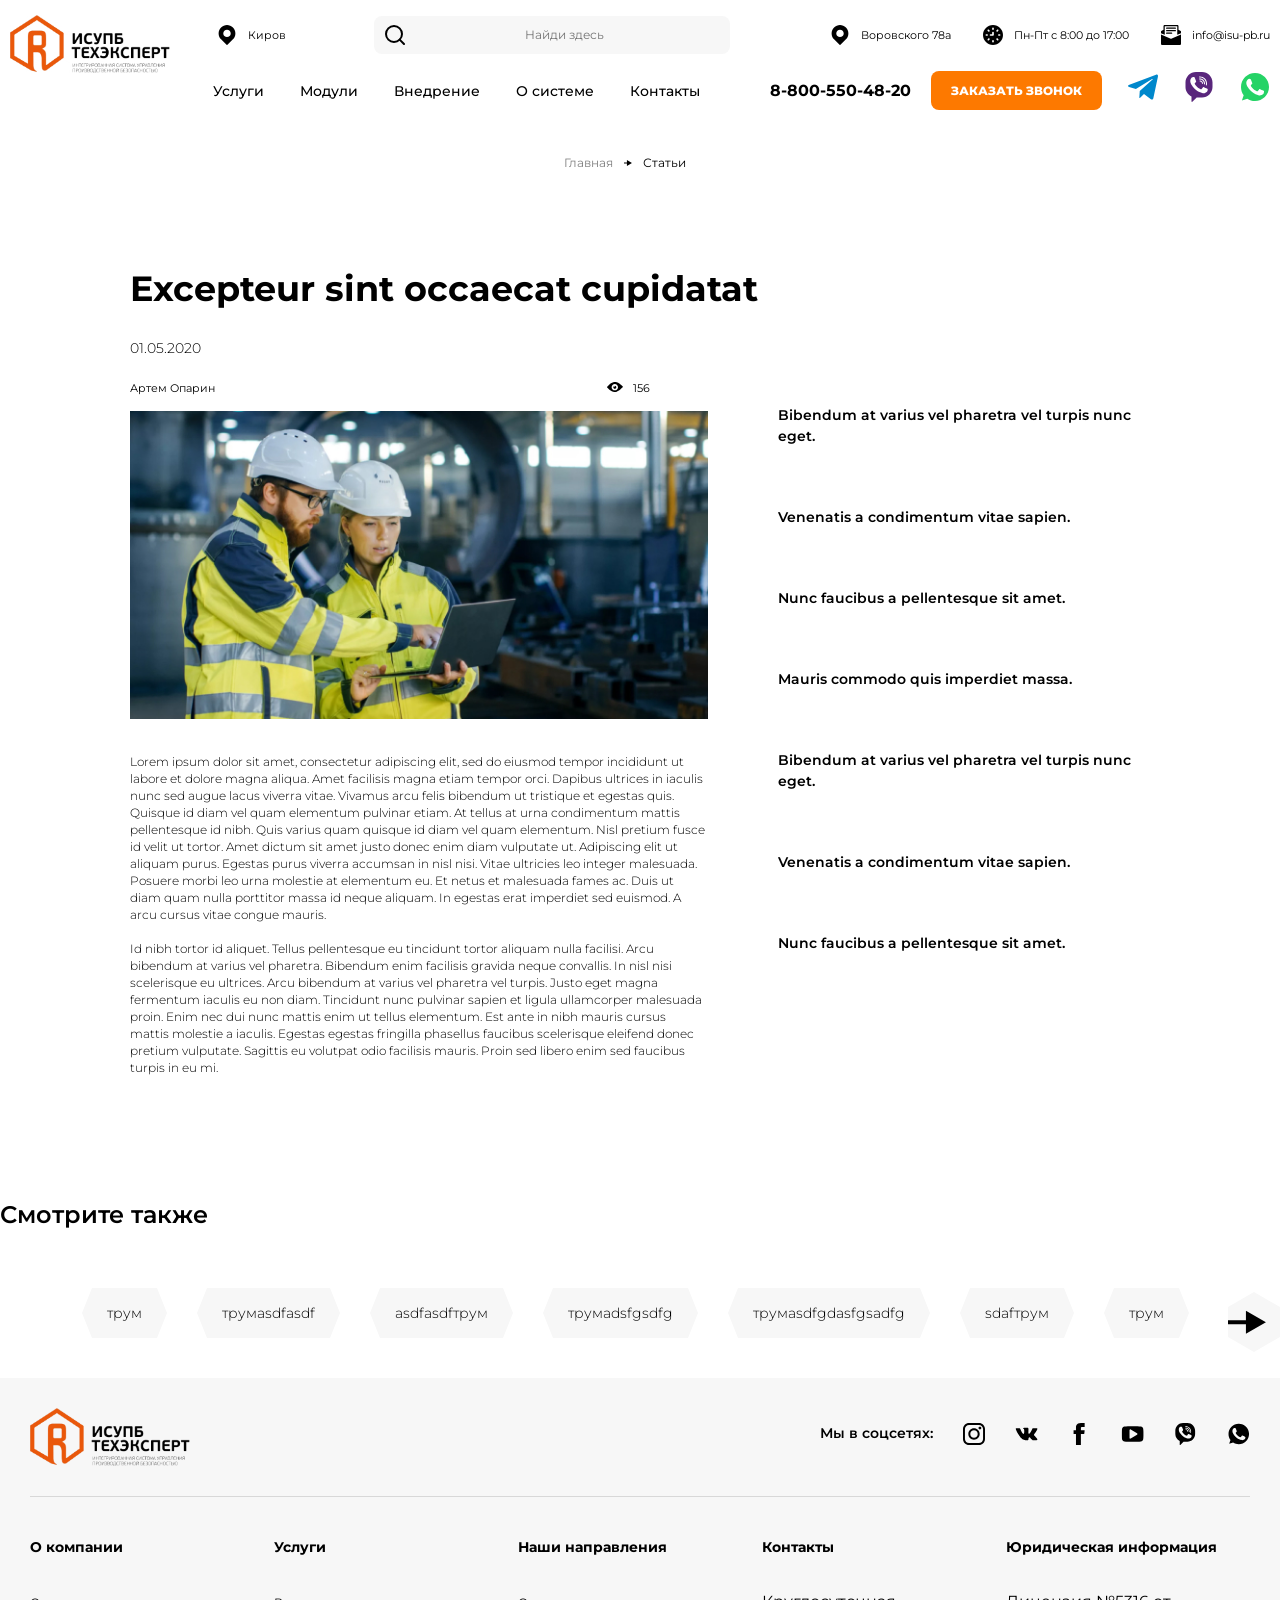
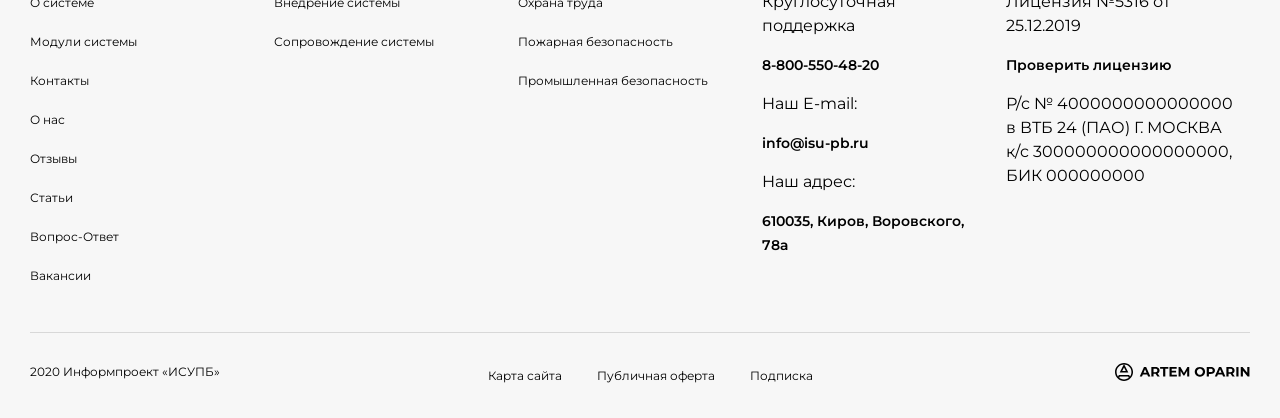
<file: article.html>
<!doctype html>
<html lang="ru">

<head>
  <meta charset="UTF-8">
  <meta name="viewport" content="width=device-width,initial-scale=1">
  <meta http-equiv="X-UA-Compatible" content="ie=edge">
  <title>ISUPB</title>
  <link href="vendors~main.css" rel="stylesheet">
  <link href="main.css" rel="stylesheet">
</head>

<body>
  <header class="header">
    <div class="header__burger"><span></span></div>
    <div class="header__burger-fixed"></div><a href="index.html" class="logo"><img src="img/logo-header.jpg" alt="logo" class="logo_img"></a>
    <section class="header-info">
      <div class="header-info__top"><a href="#" class="location js-region">
          <div class="location__item"><svg width="20" height="20" viewBox="0 0 20 20" fill="none" xmlns="http://www.w3.org/2000/svg">
              <path d="M15.9291 2.45591C14.3454 0.872191 12.2397 0 10.0001 0C7.76042 0 5.65478 0.872152 4.07099 2.45591C2.4873 4.03959 1.61511 6.14514 1.61511 8.3848C1.61511 10.6245 2.4873 12.7301 4.07099 14.3138L9.58578 19.8284C9.7002 19.9429 9.85016 20 10.0001 20C10.15 20 10.3 19.9428 10.4144 19.8284L15.929 14.3138C17.5127 12.7301 18.3849 10.6245 18.3849 8.38484C18.3849 6.1451 17.5127 4.03955 15.9291 2.45591ZM12.6334 11.018C11.93 11.7214 10.9949 12.1088 10.0001 12.1088C9.00539 12.1088 8.07023 11.7214 7.3669 11.0181C6.6635 10.3147 6.27615 9.37953 6.27615 8.3848C6.27615 7.39011 6.6635 6.45495 7.3669 5.75155C8.07023 5.04818 9.00539 4.66084 10.0001 4.66084C10.9949 4.66084 11.93 5.04818 12.6334 5.75155C13.3367 6.45487 13.7241 7.39003 13.7241 8.38476C13.7241 9.37949 13.3367 10.3147 12.6334 11.018Z" fill="black" />
            </svg>
            <div class="location__item-text">Киров</div>
          </div>
        </a>
        <form action="post" method="post" class="form-search"><input type="search" class="form-search__search" placeholder="Найди здесь"></form>
        <ul class="location">
          <li class="location__item"><svg width="20" height="20" viewBox="0 0 20 20" fill="none" xmlns="http://www.w3.org/2000/svg">
              <path d="M15.9291 2.45591C14.3454 0.872191 12.2397 0 10.0001 0C7.76042 0 5.65478 0.872152 4.07099 2.45591C2.4873 4.03959 1.61511 6.14514 1.61511 8.3848C1.61511 10.6245 2.4873 12.7301 4.07099 14.3138L9.58578 19.8284C9.7002 19.9429 9.85016 20 10.0001 20C10.15 20 10.3 19.9428 10.4144 19.8284L15.929 14.3138C17.5127 12.7301 18.3849 10.6245 18.3849 8.38484C18.3849 6.1451 17.5127 4.03955 15.9291 2.45591ZM12.6334 11.018C11.93 11.7214 10.9949 12.1088 10.0001 12.1088C9.00539 12.1088 8.07023 11.7214 7.3669 11.0181C6.6635 10.3147 6.27615 9.37953 6.27615 8.3848C6.27615 7.39011 6.6635 6.45495 7.3669 5.75155C8.07023 5.04818 9.00539 4.66084 10.0001 4.66084C10.9949 4.66084 11.93 5.04818 12.6334 5.75155C13.3367 6.45487 13.7241 7.39003 13.7241 8.38476C13.7241 9.37949 13.3367 10.3147 12.6334 11.018Z" fill="black" />
            </svg>
            <div class="location__item-text">Воровского 78а</div>
          </li>
          <li class="location__item"><svg width="20" height="20" viewBox="0 0 20 20" fill="none" xmlns="http://www.w3.org/2000/svg">
              <path d="M10 0C4.48582 0 0 4.48582 0 10C0 15.5142 4.48582 20 10 20C15.5142 20 20 15.5142 20 10C20 4.48582 15.5142 0 10 0ZM13.5358 5.28582L14.125 4.69664C14.45 4.37082 14.9775 4.37082 15.3033 4.69664C15.6283 5.02164 15.6283 5.54914 15.3033 5.87496L14.7141 6.46414C14.5508 6.62664 14.3383 6.70832 14.125 6.70832C13.9116 6.70832 13.6983 6.62664 13.5358 6.46414C13.21 6.13832 13.21 5.61082 13.5358 5.28582ZM4.69668 4.69668C5.0225 4.37086 5.55 4.37086 5.875 4.69668L6.46418 5.28586C6.79 5.61086 6.79 6.13836 6.46418 6.46418C6.30168 6.62668 6.08836 6.70836 5.875 6.70836C5.66168 6.70836 5.44918 6.62668 5.28582 6.46418L4.69668 5.875C4.37168 5.54918 4.37168 5.02168 4.69668 4.69668ZM3.33332 10.8333C2.87332 10.8333 2.5 10.4608 2.5 10C2.5 9.53918 2.87332 9.16668 3.33332 9.16668H4.16664C4.62664 9.16668 4.99996 9.53918 4.99996 10C4.99996 10.4608 4.62664 10.8333 4.16664 10.8333H3.33332ZM6.46418 14.7142L5.875 15.3033C5.7125 15.4666 5.49918 15.5475 5.28582 15.5475C5.0725 15.5475 4.86 15.4667 4.69664 15.3033C4.37164 14.9783 4.37164 14.4508 4.69664 14.125L5.28582 13.5358C5.61164 13.2108 6.13914 13.2108 6.46414 13.5358C6.79 13.8617 6.79 14.3892 6.46418 14.7142ZM10.8333 16.6667C10.8333 17.1275 10.46 17.5 10 17.5C9.54 17.5 9.16668 17.1275 9.16668 16.6667V15.8334C9.16668 15.3725 9.54 15 10 15C10.46 15 10.8333 15.3725 10.8333 15.8334V16.6667ZM10.8333 10C10.8333 10.4608 10.46 10.8333 10 10.8333H7.5C7.04 10.8333 6.66668 10.4608 6.66668 10C6.66668 9.53918 7.04 9.16668 7.5 9.16668H9.16668V7.5C9.16668 7.03918 9.54 6.66668 10 6.66668C10.46 6.66668 10.8333 7.03918 10.8333 7.5V10ZM10.8333 4.16668C10.8333 4.6275 10.46 5 10 5C9.54 5 9.16668 4.6275 9.16668 4.16668V3.33332C9.16668 2.8725 9.54 2.5 10 2.5C10.46 2.5 10.8333 2.8725 10.8333 3.33332V4.16668ZM15.3033 15.3033C15.14 15.4666 14.9275 15.5475 14.7141 15.5475C14.5008 15.5475 14.2875 15.4667 14.125 15.3033L13.5358 14.7141C13.21 14.3891 13.21 13.8616 13.5358 13.5358C13.8608 13.2108 14.3883 13.2108 14.7141 13.5358L15.3033 14.125C15.6283 14.4508 15.6283 14.9783 15.3033 15.3033ZM16.6667 10.8333H15.8334C15.3733 10.8333 15 10.4608 15 10C15 9.53918 15.3733 9.16668 15.8333 9.16668H16.6666C17.1266 9.16668 17.5 9.53918 17.5 10C17.5 10.4608 17.1267 10.8333 16.6667 10.8333Z" fill="black" />
            </svg>
            <div class="location__item-text">Пн-Пт с 8:00 до 17:00</div>
          </li>
          <li class="location__item"><svg width="20" height="20" viewBox="0 0 20 20" fill="none" xmlns="http://www.w3.org/2000/svg">
              <path d="M10.2437 13.7C10.1662 13.7337 10.0825 13.75 10 13.75C9.9175 13.75 9.83375 13.7337 9.75625 13.7L0 9.56873V18.75C0 19.44 0.56 20 1.25 20H18.75C19.44 20 20 19.44 20 18.75V9.56873L10.2437 13.7Z" fill="black" />
              <path d="M19.7125 6.0625L17.5 4.6625V1.25C17.5 0.5625 16.9375 0 16.25 0H3.75C3.0625 0 2.5 0.5625 2.5 1.25V4.6625L0.2875 6.0625C0.1125 6.175 0 6.375 0 6.5875V8.2125L3.75 9.8V1.25H16.25V9.8L20 8.2125V6.5875C20 6.375 19.8875 6.175 19.7125 6.0625Z" fill="black" />
              <path d="M14.375 2.5H5.625C5.28 2.5 5 2.78 5 3.125C5 3.47 5.28 3.75 5.625 3.75H14.375C14.72 3.75 15 3.47 15 3.125C15 2.78 14.72 2.5 14.375 2.5Z" fill="black" />
              <path d="M14.375 5H5.625C5.28 5 5 5.28 5 5.625C5 5.97 5.28 6.25 5.625 6.25H14.375C14.72 6.25 15 5.97 15 5.625C15 5.28 14.72 5 14.375 5Z" fill="black" />
              <path d="M10.625 7.5H5.625C5.28 7.5 5 7.78 5 8.125C5 8.47 5.28 8.75 5.625 8.75H10.625C10.97 8.75 11.25 8.47 11.25 8.125C11.25 7.78 10.97 7.5 10.625 7.5Z" fill="black" />
            </svg> <a href="mailto:info@isu-pb.ru" class="location__item-text">info@isu-pb.ru</a></li>
        </ul>
      </div>
      <div class="header-info__bottom">
        <nav class="menu">
          <ul id="menu-header">
            <li><a href="#">Услуги</a></li>
            <li><a href="aboutmodules.html">Модули</a></li>
            <li><a href="introduction.html">Внедрение</a></li>
            <li><a href="aboutsystem.html">О системе</a></li>
            <li><a href="contacts.html">Контакты</a></li>
          </ul>
          <ul class="location menu__location">
            <li class="location__item"><svg width="20" height="20" viewBox="0 0 20 20" fill="none" xmlns="http://www.w3.org/2000/svg">
                <path d="M15.9291 2.45591C14.3454 0.872191 12.2397 0 10.0001 0C7.76042 0 5.65478 0.872152 4.07099 2.45591C2.4873 4.03959 1.61511 6.14514 1.61511 8.3848C1.61511 10.6245 2.4873 12.7301 4.07099 14.3138L9.58578 19.8284C9.7002 19.9429 9.85016 20 10.0001 20C10.15 20 10.3 19.9428 10.4144 19.8284L15.929 14.3138C17.5127 12.7301 18.3849 10.6245 18.3849 8.38484C18.3849 6.1451 17.5127 4.03955 15.9291 2.45591ZM12.6334 11.018C11.93 11.7214 10.9949 12.1088 10.0001 12.1088C9.00539 12.1088 8.07023 11.7214 7.3669 11.0181C6.6635 10.3147 6.27615 9.37953 6.27615 8.3848C6.27615 7.39011 6.6635 6.45495 7.3669 5.75155C8.07023 5.04818 9.00539 4.66084 10.0001 4.66084C10.9949 4.66084 11.93 5.04818 12.6334 5.75155C13.3367 6.45487 13.7241 7.39003 13.7241 8.38476C13.7241 9.37949 13.3367 10.3147 12.6334 11.018Z" fill="black" />
              </svg>
              <h3 class="location__item-text">Воровского 78а</h3>
            </li>
            <li class="location__item"><svg width="20" height="20" viewBox="0 0 20 20" fill="none" xmlns="http://www.w3.org/2000/svg">
                <path d="M10 0C4.48582 0 0 4.48582 0 10C0 15.5142 4.48582 20 10 20C15.5142 20 20 15.5142 20 10C20 4.48582 15.5142 0 10 0ZM13.5358 5.28582L14.125 4.69664C14.45 4.37082 14.9775 4.37082 15.3033 4.69664C15.6283 5.02164 15.6283 5.54914 15.3033 5.87496L14.7141 6.46414C14.5508 6.62664 14.3383 6.70832 14.125 6.70832C13.9116 6.70832 13.6983 6.62664 13.5358 6.46414C13.21 6.13832 13.21 5.61082 13.5358 5.28582ZM4.69668 4.69668C5.0225 4.37086 5.55 4.37086 5.875 4.69668L6.46418 5.28586C6.79 5.61086 6.79 6.13836 6.46418 6.46418C6.30168 6.62668 6.08836 6.70836 5.875 6.70836C5.66168 6.70836 5.44918 6.62668 5.28582 6.46418L4.69668 5.875C4.37168 5.54918 4.37168 5.02168 4.69668 4.69668ZM3.33332 10.8333C2.87332 10.8333 2.5 10.4608 2.5 10C2.5 9.53918 2.87332 9.16668 3.33332 9.16668H4.16664C4.62664 9.16668 4.99996 9.53918 4.99996 10C4.99996 10.4608 4.62664 10.8333 4.16664 10.8333H3.33332ZM6.46418 14.7142L5.875 15.3033C5.7125 15.4666 5.49918 15.5475 5.28582 15.5475C5.0725 15.5475 4.86 15.4667 4.69664 15.3033C4.37164 14.9783 4.37164 14.4508 4.69664 14.125L5.28582 13.5358C5.61164 13.2108 6.13914 13.2108 6.46414 13.5358C6.79 13.8617 6.79 14.3892 6.46418 14.7142ZM10.8333 16.6667C10.8333 17.1275 10.46 17.5 10 17.5C9.54 17.5 9.16668 17.1275 9.16668 16.6667V15.8334C9.16668 15.3725 9.54 15 10 15C10.46 15 10.8333 15.3725 10.8333 15.8334V16.6667ZM10.8333 10C10.8333 10.4608 10.46 10.8333 10 10.8333H7.5C7.04 10.8333 6.66668 10.4608 6.66668 10C6.66668 9.53918 7.04 9.16668 7.5 9.16668H9.16668V7.5C9.16668 7.03918 9.54 6.66668 10 6.66668C10.46 6.66668 10.8333 7.03918 10.8333 7.5V10ZM10.8333 4.16668C10.8333 4.6275 10.46 5 10 5C9.54 5 9.16668 4.6275 9.16668 4.16668V3.33332C9.16668 2.8725 9.54 2.5 10 2.5C10.46 2.5 10.8333 2.8725 10.8333 3.33332V4.16668ZM15.3033 15.3033C15.14 15.4666 14.9275 15.5475 14.7141 15.5475C14.5008 15.5475 14.2875 15.4667 14.125 15.3033L13.5358 14.7141C13.21 14.3891 13.21 13.8616 13.5358 13.5358C13.8608 13.2108 14.3883 13.2108 14.7141 13.5358L15.3033 14.125C15.6283 14.4508 15.6283 14.9783 15.3033 15.3033ZM16.6667 10.8333H15.8334C15.3733 10.8333 15 10.4608 15 10C15 9.53918 15.3733 9.16668 15.8333 9.16668H16.6666C17.1266 9.16668 17.5 9.53918 17.5 10C17.5 10.4608 17.1267 10.8333 16.6667 10.8333Z" fill="black" />
              </svg>
              <h3 class="location__item-text">Пн-Пт с 8:00 до 17:00</h3>
            </li>
            <li class="location__item"><svg width="20" height="20" viewBox="0 0 20 20" fill="none" xmlns="http://www.w3.org/2000/svg">
                <path d="M10.2437 13.7C10.1662 13.7337 10.0825 13.75 10 13.75C9.9175 13.75 9.83375 13.7337 9.75625 13.7L0 9.56873V18.75C0 19.44 0.56 20 1.25 20H18.75C19.44 20 20 19.44 20 18.75V9.56873L10.2437 13.7Z" fill="black" />
                <path d="M19.7125 6.0625L17.5 4.6625V1.25C17.5 0.5625 16.9375 0 16.25 0H3.75C3.0625 0 2.5 0.5625 2.5 1.25V4.6625L0.2875 6.0625C0.1125 6.175 0 6.375 0 6.5875V8.2125L3.75 9.8V1.25H16.25V9.8L20 8.2125V6.5875C20 6.375 19.8875 6.175 19.7125 6.0625Z" fill="black" />
                <path d="M14.375 2.5H5.625C5.28 2.5 5 2.78 5 3.125C5 3.47 5.28 3.75 5.625 3.75H14.375C14.72 3.75 15 3.47 15 3.125C15 2.78 14.72 2.5 14.375 2.5Z" fill="black" />
                <path d="M14.375 5H5.625C5.28 5 5 5.28 5 5.625C5 5.97 5.28 6.25 5.625 6.25H14.375C14.72 6.25 15 5.97 15 5.625C15 5.28 14.72 5 14.375 5Z" fill="black" />
                <path d="M10.625 7.5H5.625C5.28 7.5 5 7.78 5 8.125C5 8.47 5.28 8.75 5.625 8.75H10.625C10.97 8.75 11.25 8.47 11.25 8.125C11.25 7.78 10.97 7.5 10.625 7.5Z" fill="black" />
              </svg> <a href="mailto:info@isu-pb.ru" class="location__item-text">info@isu-pb.ru</a></li>
          </ul>
        </nav>
        <nav class="nav-contacts"><a href="tel:8-800-550-48-20" class="nav-contacts__number">8-800-550-48-20 </a><button class="nav-contacts__call btn js-call">ЗАКАЗАТЬ ЗВОНОК</button>
          <div class="nav-contacts__social"><a href="#" class="nav-contacts__link">
              <div class="telegramm"><svg width="30" height="30" viewBox="0 0 30 30" fill="none" xmlns="http://www.w3.org/2000/svg">
                  <g clip-path="url(#clip0)">
                    <path d="M11.7712 18.9762L11.275 25.9562C11.985 25.9562 12.2925 25.6512 12.6612 25.285L15.99 22.1037L22.8875 27.155C24.1525 27.86 25.0437 27.4887 25.385 25.9912L29.9125 4.77625L29.9137 4.775C30.315 2.905 29.2375 2.17375 28.005 2.6325L1.39248 12.8212C-0.423772 13.5262 -0.396272 14.5387 1.08373 14.9975L7.88748 17.1137L23.6912 7.225C24.435 6.7325 25.1112 7.005 24.555 7.4975L11.7712 18.9762Z" fill="#0088CC" />
                  </g>
                  <defs>
                    <clipPath id="clip0">
                      <rect width="30" height="30" fill="white" />
                    </clipPath>
                  </defs>
                </svg></div>
            </a><a href="#" class="nav-contacts__link">
              <div class="viber"><svg width="30" height="30" viewBox="0 0 30 30" fill="none" xmlns="http://www.w3.org/2000/svg">
                  <g clip-path="url(#clip1)">
                    <path d="M18.0004 0H11.9996C6.20911 0 1.49829 4.71082 1.49829 10.5013V15.0019C1.49829 19.0672 3.84286 22.7565 7.49906 24.4918V29.5038C7.49906 29.9389 8.04345 30.1665 8.35271 29.8574L12.7068 25.5033H18.0004C23.7908 25.5033 28.5017 20.7925 28.5017 15.0019V10.5013C28.5017 4.71082 23.7908 0 18.0004 0Z" fill="#59267C" />
                    <path d="M12.2795 10.7718L12.7684 10.2829L12.7689 10.2823L12.2794 10.7718L12.2795 10.7718Z" fill="#E5E5E5" />
                    <path d="M17.7188 15.2327L17.2251 15.7264L17.2252 15.7265L17.7189 15.2328L17.7188 15.2327Z" fill="#E5E5E5" />
                    <path d="M16.0003 8.50098C15.7241 8.50098 15.5002 8.72486 15.5002 9.00102C15.5002 9.27717 15.7241 9.50105 16.0003 9.50105C17.1033 9.50105 18.0006 10.3984 18.0006 11.5013C18.0006 11.7738 18.2281 12.0014 18.5006 12.0014C18.7731 12.0014 19.0006 11.7738 19.0006 11.5013C19.0007 9.84687 17.6547 8.50098 16.0003 8.50098Z" fill="white" />
                    <path d="M16.0002 6.50078C15.8152 6.50078 15.6285 6.51103 15.4453 6.53125C15.1708 6.56154 14.9728 6.80863 15.0031 7.0832C15.0334 7.35777 15.281 7.55523 15.555 7.52541C15.702 7.50918 15.8517 7.50092 16.0002 7.50092C18.2061 7.50092 20.0007 9.29552 20.0007 11.5014C20.0007 11.6499 19.9924 11.7997 19.9762 11.9467C19.9463 12.2174 20.1475 12.4688 20.4184 12.4986C20.6892 12.5284 20.9404 12.3273 20.9704 12.0564C20.9906 11.8731 21.0008 11.6864 21.0008 11.5014C21.0008 8.7441 18.7576 6.50078 16.0002 6.50078Z" fill="white" />
                    <path d="M16.0008 4.5005C15.8221 4.5005 15.6411 4.5073 15.463 4.52084C15.1876 4.54169 14.9812 4.78193 15.0021 5.05726C15.0229 5.33265 15.2639 5.53902 15.5385 5.51816C15.6916 5.5065 15.8472 5.50064 16.0008 5.50064C19.3096 5.50064 22.0016 8.19256 22.0016 11.5014C22.0016 11.9696 21.9475 12.4356 21.841 12.8866C21.7799 13.145 21.939 13.4136 22.1953 13.4837C22.4649 13.5576 22.7501 13.3885 22.8143 13.1166C22.9386 12.5904 23.0017 12.047 23.0017 11.5014C23.0017 7.64107 19.8611 4.5005 16.0008 4.5005Z" fill="white" />
                    <path d="M23.4372 19.0718C23.0807 20.0759 21.6658 20.9086 20.5373 21.1518C19.7652 21.3158 18.7567 21.4466 15.3617 20.0427C11.0192 18.2483 8.2227 13.8469 8.00474 13.5614C7.79602 13.2758 6.25 11.2308 6.25 9.11579C6.25 7.00078 7.32686 5.97091 7.76092 5.52875C8.11741 5.16581 8.70663 5 9.27184 5C9.45471 5 9.6191 5.00921 9.76687 5.01658C10.2009 5.035 10.4189 5.0608 10.7052 5.74431C11.0617 6.60099 11.9298 8.716 12.0332 8.9334C12.1385 9.15079 12.2438 9.44557 12.0961 9.73113C11.9575 10.0259 11.8356 10.1567 11.6177 10.4073C11.3997 10.6578 11.1928 10.8494 10.9749 11.1184C10.7754 11.3524 10.55 11.6029 10.8012 12.0359C11.0524 12.4596 11.9206 13.8727 13.1988 15.0076C14.8482 16.4723 16.1855 16.9402 16.6639 17.1392C17.0204 17.2866 17.4452 17.2516 17.7057 16.9752C18.0363 16.6196 18.4445 16.0301 18.8601 15.4498C19.1556 15.0334 19.5288 14.9818 19.9203 15.1292C20.3193 15.2674 22.4305 16.3083 22.8646 16.5238C23.2987 16.7412 23.585 16.8444 23.6903 17.0268C23.7937 17.2092 23.7937 18.0659 23.4372 19.0718Z" fill="white" />
                  </g>
                  <defs>
                    <clipPath id="clip1">
                      <rect width="30" height="30" fill="white" />
                    </clipPath>
                  </defs>
                </svg></div>
            </a><a href="#" class="nav-contacts__link">
              <div class="whatsapp"><svg width="30" height="30" viewBox="0 0 30 30" fill="none" xmlns="http://www.w3.org/2000/svg">
                  <path d="M15.0035 1H14.9965C7.27725 1 1 7.279 1 15C1 18.0625 1.987 20.901 3.66525 23.2057L1.9205 28.4067L7.30175 26.6865C9.5155 28.153 12.1562 29 15.0035 29C22.7227 29 29 22.7192 29 15C29 7.28075 22.7227 1 15.0035 1Z" fill="#25D366" />
                  <path d="M23.7319 21.1819C23.37 22.2037 21.9338 23.0512 20.7882 23.2987C20.0044 23.4656 18.9807 23.5987 15.5344 22.17C11.1263 20.3437 8.28753 15.8644 8.06628 15.5737C7.85441 15.2831 6.28503 13.2019 6.28503 11.0494C6.28503 8.89687 7.37816 7.84875 7.81878 7.39875C8.18066 7.02938 8.77878 6.86063 9.35253 6.86063C9.53816 6.86063 9.70503 6.87 9.85503 6.8775C10.2957 6.89625 10.5169 6.9225 10.8075 7.61813C11.1694 8.49 12.0507 10.6425 12.1557 10.8637C12.2625 11.085 12.3694 11.385 12.2194 11.6756C12.0788 11.9756 11.955 12.1087 11.7338 12.3637C11.5125 12.6187 11.3025 12.8137 11.0813 13.0875C10.8788 13.3256 10.65 13.5806 10.905 14.0212C11.16 14.4525 12.0413 15.8906 13.3388 17.0456C15.0132 18.5362 16.3707 19.0125 16.8563 19.215C17.2182 19.365 17.6494 19.3294 17.9138 19.0481C18.2494 18.6862 18.6638 18.0862 19.0857 17.4956C19.3857 17.0719 19.7644 17.0194 20.1619 17.1694C20.5669 17.31 22.71 18.3694 23.1507 18.5887C23.5913 18.81 23.8819 18.915 23.9888 19.1006C24.0938 19.2862 24.0938 20.1581 23.7319 21.1819Z" fill="white" />
                </svg></div>
            </a></div>
        </nav>
      </div>
    </section>
  </header><!-- !header -->
  <main>
    <nav class="headcrumbs">
      <ul class="headcrumbs__list">
        <li class="headcrumbs__item"><a href="index.html" class="headcrumbs__link">Главная</a></li>
        <li class="headcrumbs__item"><a href="#" class="headcrumbs__link">Статьи</a></li>
      </ul>
    </nav>
    <section class="article">
      <h1 class="title-left article__title">Excepteur sint occaecat cupidatat</h1><time class="article__data">01.05.2020</time>
      <div class="article__content">
        <div class="article__item">
          <header class="news-item__header article__header">
            <div class="news-item__author">Артем Опарин</div>
            <div class="news-item__views"><span>156</span></div>
          </header>
          <div class="article__img"><img src="img/article.jpg" alt="article"></div>
          <div class="article__text text-paragraph">Lorem ipsum dolor sit amet, consectetur adipiscing elit, sed do eiusmod tempor incididunt ut labore et dolore magna aliqua. Amet facilisis magna etiam tempor orci. Dapibus ultrices in iaculis nunc sed augue lacus viverra vitae. Vivamus arcu felis bibendum ut tristique et egestas quis. Quisque id diam vel quam elementum pulvinar etiam. At tellus at urna condimentum mattis pellentesque id nibh. Quis varius quam quisque id diam vel quam elementum. Nisl pretium fusce id velit ut tortor. Amet dictum sit amet justo donec enim diam vulputate ut. Adipiscing elit ut aliquam purus. Egestas purus viverra accumsan in nisl nisi. Vitae ultricies leo integer malesuada. Posuere morbi leo urna molestie at elementum eu. Et netus et malesuada fames ac. Duis ut diam quam nulla porttitor massa id neque aliquam. In egestas erat imperdiet sed euismod. A arcu cursus vitae congue mauris.<br><br>Id nibh tortor id aliquet. Tellus pellentesque eu tincidunt tortor aliquam nulla facilisi. Arcu bibendum at varius vel pharetra. Bibendum enim facilisis gravida neque convallis. In nisl nisi scelerisque eu ultrices. Arcu bibendum at varius vel pharetra vel turpis. Justo eget magna fermentum iaculis eu non diam. Tincidunt nunc pulvinar sapien et ligula ullamcorper malesuada proin. Enim nec dui nunc mattis enim ut tellus elementum. Est ante in nibh mauris cursus mattis molestie a iaculis. Egestas egestas fringilla phasellus faucibus scelerisque eleifend donec pretium vulputate. Sagittis eu volutpat odio facilisis mauris. Proin sed libero enim sed faucibus turpis in eu mi.</div>
        </div>
        <aside class="article__aside">
          <ul class="article__list">
            <li class="article__list-item"><a href="#" class="article__link">Bibendum at varius vel pharetra vel turpis nunc eget.</a></li>
            <li class="article__list-item"><a href="#" class="article__link">Venenatis a condimentum vitae sapien.</a></li>
            <li class="article__list-item"><a href="#" class="article__link">Nunc faucibus a pellentesque sit amet.</a></li>
            <li class="article__list-item"><a href="#" class="article__link">Mauris commodo quis imperdiet massa.</a></li>
            <li class="article__list-item"><a href="#" class="article__link">Bibendum at varius vel pharetra vel turpis nunc eget.</a></li>
            <li class="article__list-item"><a href="#" class="article__link">Venenatis a condimentum vitae sapien.</a></li>
            <li class="article__list-item"><a href="#" class="article__link">Nunc faucibus a pellentesque sit amet.</a></li>
          </ul>
        </aside>
      </div>
    </section>
    <section class="popular-requries">
      <h2 class="popular-requries__subtitle">Смотрите также</h2>
      <div class="characteristics__content popular-requries__content">
        <div class="characteristics__slider popular-requries__slider">
          <div class="swiper-container-tags">
            <div class="swiper-wrapper">
              <div class="swiper-slide swiper-slide__wauto"><a href="#" class="characteristic">трум</a></div>
              <div class="swiper-slide swiper-slide__wauto"><a href="#" class="characteristic">трумasdfasdf</a></div>
              <div class="swiper-slide swiper-slide__wauto"><a href="#" class="characteristic">asdfasdfтрум</a></div>
              <div class="swiper-slide swiper-slide__wauto"><a href="#" class="characteristic">трумadsfgsdfg</a></div>
              <div class="swiper-slide swiper-slide__wauto"><a href="#" class="characteristic">трумasdfgdasfgsadfg</a></div>
              <div class="swiper-slide swiper-slide__wauto"><a href="#" class="characteristic">sdafтрум</a></div>
              <div class="swiper-slide swiper-slide__wauto"><a href="#" class="characteristic">трум</a></div>
              <div class="swiper-slide swiper-slide__wauto"><a href="#" class="characteristic">трум</a></div>
              <div class="swiper-slide swiper-slide__wauto"><a href="#" class="characteristic">трум</a></div>
              <div class="swiper-slide swiper-slide__wauto"><a href="#" class="characteristic">трум</a></div>
              <div class="swiper-slide swiper-slide__wauto"><a href="#" class="characteristic">трум</a></div>
            </div>
          </div>
          <div class="tags__next">
            <div class="awards-nav__hexagon nav-hexagon nav-hexagon-2"><svg width="38" height="24" viewBox="0 0 38 24" fill="none" xmlns="http://www.w3.org/2000/svg">
                <path d="M37.9261 12.2002L17.9261 0.65319V23.7472L37.9261 12.2002ZM0 14.2002L19.9261 14.2002V10.2002L0 10.2002L0 14.2002Z" fill="black" />
              </svg></div>
          </div>
          <div class="tags__prev">
            <div class="awards-nav__hexagon nav-hexagon"><svg width="39" height="24" viewBox="0 0 39 24" fill="none" xmlns="http://www.w3.org/2000/svg">
                <path d="M0.174015 11.7998L20.174 23.3468L20.174 0.252797L0.174015 11.7998ZM38.1002 9.7998L18.174 9.7998L18.174 13.7998L38.1002 13.7998L38.1002 9.7998Z" fill="black" />
              </svg></div>
          </div>
        </div>
      </div>
    </section>
  </main>
  <footer class="footer">
    <section class="footer-header"><a href="index.html" class="logo"><img src="img/logo.png" alt="logo" class="logo_img"></a>
      <div class="footer-social">
        <h3 class="footer-social__title">Мы в соцсетях:</h3><a class="footer-social__item"><svg width="22" height="22" viewBox="0 0 22 22" fill="none" xmlns="http://www.w3.org/2000/svg">
            <path d="M15.9286 0H6.07104C2.72347 0 0 2.7236 0 6.07117V15.9287C0 19.2764 2.72347 21.9999 6.07104 21.9999H15.9286C19.2764 21.9999 21.9999 19.2763 21.9999 15.9287V6.07117C22 2.7236 19.2764 0 15.9286 0ZM20.0481 15.9287C20.0481 18.2001 18.2001 20.0479 15.9287 20.0479H6.07104C3.79977 20.0481 1.95193 18.2001 1.95193 15.9287V6.07117C1.95193 3.7999 3.79977 1.95193 6.07104 1.95193H15.9286C18.2 1.95193 20.0479 3.7999 20.0479 6.07117V15.9287H20.0481Z" fill="black" />
            <path d="M10.9999 5.33105C7.87404 5.33105 5.33105 7.87403 5.33105 10.9999C5.33105 14.1256 7.87404 16.6684 10.9999 16.6684C14.1257 16.6684 16.6687 14.1256 16.6687 10.9999C16.6687 7.87403 14.1257 5.33105 10.9999 5.33105ZM10.9999 14.7163C8.95046 14.7163 7.28299 13.0491 7.28299 10.9997C7.28299 8.9502 8.95033 7.28286 10.9999 7.28286C13.0494 7.28286 14.7167 8.9502 14.7167 10.9997C14.7167 13.0491 13.0493 14.7163 10.9999 14.7163Z" fill="black" />
            <path d="M16.9064 3.67676C16.5303 3.67676 16.1609 3.82901 15.8953 4.09577C15.6284 4.36124 15.475 4.7308 15.475 5.10818C15.475 5.48438 15.6285 5.85382 15.8953 6.12058C16.1608 6.38604 16.5303 6.5396 16.9064 6.5396C17.2838 6.5396 17.652 6.38604 17.9188 6.12058C18.1856 5.85382 18.3378 5.48425 18.3378 5.10818C18.3378 4.7308 18.1856 4.36124 17.9188 4.09577C17.6533 3.82901 17.2838 3.67676 16.9064 3.67676Z" fill="black" />
          </svg> </a><a class="footer-social__item"><svg width="23" height="22" viewBox="0 0 23 22" fill="none" xmlns="http://www.w3.org/2000/svg">
            <g clip-path="url(#clip3)">
              <path d="M22.4389 16.0595C22.4123 16.0021 22.3874 15.9544 22.3644 15.9163C21.9827 15.2288 21.2533 14.385 20.1766 13.3846L20.1538 13.3617L20.1424 13.3505L20.1309 13.339H20.1194C19.6307 12.8731 19.3212 12.5599 19.1917 12.3996C18.9546 12.0941 18.9014 11.7849 19.031 11.4716C19.1226 11.2349 19.4665 10.735 20.0619 9.97124C20.3752 9.56648 20.6232 9.24207 20.8064 8.99766C22.1276 7.24121 22.7004 6.11882 22.5247 5.63004L22.4564 5.51582C22.4106 5.44706 22.2922 5.38415 22.1015 5.32678C21.9104 5.26953 21.6661 5.26006 21.3682 5.29821L18.0694 5.321C18.016 5.30206 17.9396 5.30383 17.8402 5.32678C17.7409 5.34973 17.6913 5.36124 17.6913 5.36124L17.6339 5.38993L17.5883 5.42439C17.5501 5.44718 17.5081 5.48726 17.4622 5.54455C17.4166 5.60164 17.3784 5.66864 17.348 5.74499C16.9888 6.66899 16.5805 7.52807 16.1222 8.3222C15.8396 8.79574 15.5801 9.20612 15.3431 9.5536C15.1065 9.90096 14.9079 10.1569 14.7477 10.3209C14.5872 10.4851 14.4424 10.6167 14.3123 10.7161C14.1824 10.8155 14.0833 10.8575 14.0146 10.8421C13.9458 10.8268 13.881 10.8115 13.8197 10.7963C13.7129 10.7275 13.6269 10.634 13.5621 10.5156C13.4971 10.3973 13.4532 10.2483 13.4303 10.0689C13.4076 9.88928 13.3941 9.73482 13.3902 9.60495C13.3866 9.47524 13.3883 9.29178 13.396 9.05507C13.404 8.81824 13.4076 8.658 13.4076 8.57399C13.4076 8.28377 13.4132 7.96879 13.4246 7.62897C13.4361 7.28916 13.4455 7.01991 13.4533 6.82156C13.4611 6.62301 13.4647 6.41294 13.4647 6.19148C13.4647 5.97002 13.4512 5.79634 13.4246 5.67028C13.3982 5.54439 13.3578 5.42218 13.3046 5.30371C13.251 5.18536 13.1727 5.0938 13.0698 5.02881C12.9667 4.9639 12.8386 4.91238 12.6861 4.87411C12.2813 4.78251 11.7659 4.73297 11.1396 4.72526C9.7193 4.71002 8.8067 4.80173 8.40197 5.00028C8.24161 5.08417 8.0965 5.1988 7.96675 5.34379C7.82926 5.51185 7.81008 5.60357 7.90934 5.61865C8.36759 5.6873 8.69199 5.85151 8.88292 6.11112L8.95173 6.24869C9.00525 6.34795 9.05869 6.52367 9.11217 6.77562C9.16557 7.02758 9.20003 7.30629 9.2152 7.6116C9.25331 8.16914 9.25331 8.64641 9.2152 9.04344C9.17696 9.44062 9.14085 9.74982 9.10639 9.97129C9.07193 10.1927 9.02041 10.3722 8.95173 10.5096C8.88292 10.6471 8.83715 10.7311 8.8142 10.7616C8.79129 10.7921 8.77219 10.8113 8.75703 10.8188C8.65777 10.8568 8.55454 10.8762 8.4477 10.8762C8.3407 10.8762 8.21096 10.8227 8.05826 10.7157C7.90561 10.6088 7.74717 10.4619 7.58296 10.2748C7.41875 10.0876 7.23356 9.82605 7.0273 9.49009C6.82121 9.15413 6.60737 8.75706 6.38591 8.29889L6.20268 7.96662C6.08814 7.75286 5.93167 7.44161 5.73312 7.03315C5.53445 6.62453 5.35884 6.22927 5.20619 5.84745C5.14516 5.68709 5.05349 5.56501 4.93133 5.481L4.87399 5.44654C4.83588 5.41604 4.7747 5.38367 4.69077 5.34917C4.60672 5.3147 4.51901 5.28999 4.4273 5.27478L1.28877 5.29757C0.968054 5.29757 0.750444 5.37023 0.635862 5.51534L0.590005 5.58399C0.567096 5.62222 0.555542 5.68328 0.555542 5.76733C0.555542 5.85134 0.57845 5.95445 0.624307 6.07654C1.08248 7.15335 1.58072 8.19185 2.11905 9.1922C2.65738 10.1925 3.12517 10.9984 3.52216 11.6089C3.91922 12.2199 4.32395 12.7965 4.73634 13.3385C5.14874 13.8808 5.42171 14.2282 5.55527 14.3809C5.68899 14.5338 5.79402 14.6482 5.87037 14.7245L6.15679 14.9994C6.34005 15.1827 6.60918 15.4022 6.96428 15.658C7.31946 15.9139 7.71267 16.1659 8.14412 16.4142C8.57565 16.6622 9.07767 16.8646 9.65046 17.0211C10.2232 17.1778 10.7806 17.2406 11.3228 17.2103H12.6401C12.9073 17.1872 13.1097 17.1032 13.2472 16.9582L13.2928 16.9008C13.3235 16.8552 13.3521 16.7844 13.3786 16.6891C13.4054 16.5937 13.4187 16.4885 13.4187 16.3742C13.4109 16.0459 13.4359 15.75 13.493 15.4866C13.5501 15.2232 13.6152 15.0247 13.688 14.8909C13.7607 14.7573 13.8428 14.6446 13.9342 14.5532C14.0257 14.4616 14.091 14.4061 14.1292 14.387C14.1673 14.3678 14.1976 14.3548 14.2205 14.3469C14.4038 14.2859 14.6195 14.345 14.8679 14.5246C15.1161 14.7041 15.3489 14.9257 15.5667 15.189C15.7844 15.4526 16.0459 15.7483 16.3513 16.0766C16.6569 16.4051 16.9241 16.6492 17.1531 16.8098L17.3821 16.9472C17.535 17.0389 17.7335 17.123 17.978 17.1993C18.2219 17.2756 18.4357 17.2947 18.6192 17.2566L21.5515 17.2108C21.8415 17.2108 22.0672 17.1628 22.2272 17.0675C22.3876 16.9721 22.4829 16.8669 22.5137 16.7525C22.5443 16.638 22.546 16.5081 22.5195 16.3629C22.4923 16.218 22.4656 16.1167 22.4389 16.0595Z" fill="black" />
            </g>
            <defs>
              <clipPath id="clip3">
                <rect width="22" height="22" fill="white" transform="translate(0.555542)" />
              </clipPath>
            </defs>
          </svg> </a><a class="footer-social__item"><svg width="23" height="22" viewBox="0 0 23 22" fill="none" xmlns="http://www.w3.org/2000/svg">
            <path d="M7.97555 4.24553C7.97555 4.10839 7.9946 3.81222 8.03269 3.3589C8.07364 2.90464 8.24507 2.42942 8.55267 1.93039C8.85742 1.43327 9.35169 0.986624 10.0393 0.591403C10.724 0.198087 11.7135 0 13.0049 0H16.6428V3.96459H13.9791C13.7153 3.96459 13.4696 4.06363 13.2477 4.25886C13.0277 4.45409 12.9144 4.6398 12.9144 4.81217V7.27873H16.6418C16.6028 7.76157 16.5599 8.23107 16.5104 8.68439L16.3628 9.88243C16.3038 10.2872 16.2438 10.6624 16.1847 11.0081H12.8877V22H7.97555V11.0071H5.57947V7.27873H7.97555V4.24553Z" fill="black" />
          </svg> </a><a class="footer-social__item"><svg width="23" height="22" viewBox="0 0 23 22" fill="none" xmlns="http://www.w3.org/2000/svg">
            <g clip-path="url(#clip4)">
              <path d="M22.6542 9.15824C22.6462 8.71633 22.6112 8.15759 22.5501 7.48253C22.4885 6.80708 22.4005 6.20345 22.286 5.67158C22.1551 5.07418 21.8706 4.57078 21.4328 4.16155C20.995 3.75223 20.4855 3.51496 19.9042 3.44938C18.0871 3.24492 15.3413 3.14258 11.6666 3.14258C7.99182 3.14258 5.24592 3.24492 3.42895 3.44938C2.84776 3.51492 2.34023 3.75223 1.90658 4.16155C1.47275 4.57065 1.19037 5.07405 1.05939 5.67158C0.936752 6.20362 0.84456 6.80721 0.783199 7.48253C0.721924 8.15759 0.687094 8.71611 0.678967 9.15824C0.670668 9.60019 0.666626 10.214 0.666626 10.9998C0.666626 11.7855 0.670668 12.3994 0.67901 12.8413C0.687137 13.2835 0.721967 13.8419 0.783242 14.5169C0.844603 15.1923 0.932624 15.796 1.04722 16.3279C1.1782 16.9255 1.46256 17.4288 1.90043 17.8379C2.33838 18.2471 2.84798 18.4844 3.42899 18.55C5.24596 18.7546 7.99169 18.8569 11.6666 18.8569C15.3416 18.8569 18.0872 18.7546 19.9043 18.55C20.4855 18.4845 20.9928 18.2471 21.4267 17.8379C21.8605 17.4288 22.1427 16.9252 22.2737 16.3279C22.3964 15.796 22.4885 15.1923 22.5501 14.5169C22.6112 13.842 22.646 13.2832 22.6542 12.8413C22.6625 12.3994 22.6666 11.7855 22.6666 10.9998C22.6666 10.214 22.6625 9.60019 22.6542 9.15824ZM16.0126 11.6627L9.727 15.5912C9.61236 15.673 9.47308 15.7139 9.30947 15.7139C9.18679 15.7139 9.05994 15.681 8.929 15.6156C8.65896 15.4684 8.52399 15.2392 8.52399 14.9282V7.07132C8.52399 6.76047 8.65901 6.5312 8.929 6.38392C9.20734 6.23639 9.47326 6.24464 9.727 6.40847L16.0127 10.337C16.2581 10.4758 16.3808 10.697 16.3808 10.9998C16.3808 11.3025 16.2581 11.5237 16.0126 11.6627Z" fill="black" />
            </g>
            <defs>
              <clipPath id="clip4">
                <rect width="22" height="22" fill="white" transform="translate(0.666626)" />
              </clipPath>
            </defs>
          </svg> </a><a class="footer-social__item"><svg width="23" height="22" viewBox="0 0 23 22" fill="none" xmlns="http://www.w3.org/2000/svg">
            <g clip-path="url(#clip5)">
              <path d="M13.4225 0H9.02192C4.77553 0 1.32092 3.4546 1.32092 7.70099V11.0014C1.32092 13.9826 3.04028 16.6881 5.72148 17.9607V21.6361C5.72148 21.9552 6.12071 22.1221 6.3475 21.8954L9.54046 18.7024H13.4224C17.6688 18.7024 21.1234 15.2478 21.1234 11.0014V7.70099C21.1234 3.4546 17.6688 0 13.4225 0Z" fill="black" />
              <path class="socialwhite" d="M9.22709 7.899L9.58562 7.54043L9.58601 7.54004L9.22705 7.89896L9.22709 7.899Z" fill="#E5E5E5" />
              <path class="socialwhite" d="M13.2159 11.1702L12.8539 11.5322L12.8539 11.5323L13.216 11.1702L13.2159 11.1702Z" fill="#E5E5E5" />
              <path class="socialwhite" d="M11.9557 6.23438C11.7532 6.23438 11.589 6.39856 11.589 6.60107C11.589 6.80358 11.7532 6.96777 11.9557 6.96777C12.7645 6.96777 13.4226 7.62579 13.4226 8.43463C13.4226 8.63444 13.5894 8.80133 13.7892 8.80133C13.9891 8.80133 14.1559 8.63444 14.1559 8.43463C14.156 7.22137 13.169 6.23438 11.9557 6.23438Z" fill="white" />
              <path class="socialwhite" d="M11.9557 4.76758C11.82 4.76758 11.6831 4.7751 11.5487 4.78992C11.3474 4.81214 11.2022 4.99334 11.2244 5.19469C11.2466 5.39604 11.4282 5.54084 11.6292 5.51897C11.7369 5.50707 11.8468 5.50101 11.9557 5.50101C13.5733 5.50101 14.8894 6.81706 14.8894 8.4347C14.8894 8.54363 14.8833 8.65346 14.8714 8.76122C14.8495 8.95978 14.997 9.14412 15.1957 9.16599C15.3943 9.18786 15.5785 9.04035 15.6004 8.8417C15.6153 8.7073 15.6228 8.5704 15.6228 8.4347C15.6228 6.41268 13.9777 4.76758 11.9557 4.76758Z" fill="white" />
              <path class="socialwhite" d="M11.9562 3.30078C11.8252 3.30078 11.6925 3.30577 11.5618 3.31569C11.3599 3.33099 11.2085 3.50716 11.2238 3.70907C11.2391 3.91102 11.4159 4.06236 11.6172 4.04706C11.7295 4.03851 11.8436 4.03421 11.9562 4.03421C14.3827 4.03421 16.3568 6.00829 16.3568 8.43477C16.3568 8.77809 16.3172 9.11987 16.2391 9.45056C16.1943 9.64005 16.311 9.83702 16.4989 9.88849C16.6966 9.94263 16.9057 9.81867 16.9528 9.61925C17.044 9.23335 17.0902 8.83486 17.0902 8.43477C17.0902 5.60386 14.7872 3.30078 11.9562 3.30078Z" fill="white" />
              <path class="socialwhite" d="M17.4095 13.9863C17.1481 14.7226 16.1105 15.3333 15.2829 15.5116C14.7167 15.6319 13.9771 15.7278 11.4875 14.6983C8.30295 13.3824 6.25219 10.1547 6.09235 9.94532C5.93929 9.73591 4.80554 8.23624 4.80554 6.68524C4.80554 5.13423 5.59524 4.379 5.91355 4.05474C6.17498 3.78859 6.60707 3.66699 7.02156 3.66699C7.15566 3.66699 7.27621 3.67375 7.38458 3.67915C7.70289 3.69266 7.86273 3.71158 8.07268 4.21282C8.33411 4.84105 8.97074 6.39206 9.04659 6.55148C9.1238 6.71091 9.20101 6.92708 9.09265 7.13649C8.99106 7.35266 8.90166 7.44858 8.74182 7.63232C8.58199 7.81607 8.43028 7.95658 8.27044 8.15383C8.12415 8.32541 7.9589 8.50915 8.14312 8.82665C8.32733 9.13739 8.96396 10.1736 9.9013 11.0059C11.1109 12.08 12.0916 12.4231 12.4424 12.5691C12.7038 12.6771 13.0154 12.6515 13.2064 12.4488C13.4488 12.1881 13.7482 11.7557 14.053 11.3301C14.2697 11.0248 14.5433 10.987 14.8305 11.0951C15.123 11.1964 16.6713 11.9597 16.9896 12.1178C17.3079 12.2772 17.5179 12.3529 17.5951 12.4866C17.6709 12.6204 17.6709 13.2486 17.4095 13.9863Z" fill="#FAFAFA" />
            </g>
            <defs>
              <clipPath id="clip5">
                <rect width="22" height="22" fill="white" transform="translate(0.222168)" />
              </clipPath>
            </defs>
          </svg> </a><a class="footer-social__item"><svg width="23" height="22" viewBox="0 0 23 22" fill="none" xmlns="http://www.w3.org/2000/svg">
            <g clip-path="url(#clip6)">
              <path d="M11.7805 0.733398H11.7753C6.11455 0.733398 1.51123 5.338 1.51123 11.0001C1.51123 13.2459 2.23503 15.3275 3.46575 17.0176L2.18626 20.8317L6.13251 19.5702C7.75593 20.6456 9.69248 21.2667 11.7805 21.2667C17.4412 21.2667 22.0446 16.6608 22.0446 11.0001C22.0446 5.33928 17.4412 0.733398 11.7805 0.733398Z" fill="black" />
              <path class="socialwhite" d="M18.1812 15.5335C17.9158 16.2829 16.8626 16.9044 16.0225 17.0859C15.4477 17.2082 14.697 17.3059 12.1697 16.2581C8.93709 14.9189 6.85534 11.634 6.69309 11.4209C6.53772 11.2077 5.38684 9.6815 5.38684 8.103C5.38684 6.5245 6.18847 5.75587 6.51159 5.42587C6.77697 5.155 7.21559 5.03125 7.63634 5.03125C7.77247 5.03125 7.89484 5.03813 8.00484 5.04363C8.32797 5.05738 8.49022 5.07663 8.70334 5.58675C8.96872 6.22612 9.61497 7.80462 9.69197 7.96687C9.77034 8.12912 9.84872 8.34912 9.73872 8.56225C9.63559 8.78225 9.54484 8.87987 9.38259 9.06687C9.22034 9.25387 9.06634 9.39687 8.90409 9.59762C8.75559 9.77225 8.58784 9.95925 8.77484 10.2824C8.96184 10.5986 9.60809 11.6532 10.5596 12.5002C11.7875 13.5934 12.783 13.9426 13.1391 14.0911C13.4045 14.2011 13.7207 14.175 13.9146 13.9687C14.1607 13.7034 14.4646 13.2634 14.774 12.8302C14.994 12.5195 15.2717 12.481 15.5632 12.591C15.8602 12.6941 17.4318 13.471 17.755 13.6319C18.0781 13.7941 18.2912 13.8711 18.3696 14.0072C18.4466 14.1434 18.4466 14.7827 18.1812 15.5335Z" fill="#FAFAFA" />
            </g>
            <defs>
              <clipPath id="clip6">
                <rect width="22" height="22" fill="white" transform="translate(0.777832)" />
              </clipPath>
            </defs>
          </svg></a>
      </div>
    </section>
    <section class="footer-content">
      <nav class="footer-content__item">
        <h4 class="footer-content__title">О компании</h4>
        <ul class="footer-content__list" id="footer-menu1">
          <li><a href="aboutsystem.html">О системе</a></li>
          <li><a href="aboutmodules.html">Модули системы</a></li>
          <li><a href="contacts.html">Контакты</a></li>
          <li><a href="aboutus.html">О нас</a></li>
          <li><a href="reviews.html">Отзывы</a></li>
          <li><a href="articles.html">Статьи</a></li>
          <li><a href="faq.html">Вопрос-Ответ</a></li>
          <li><a href="vacancies.html">Вакансии</a></li>
        </ul>
      </nav>
      <nav class="footer-content__item">
        <h4 class="footer-content__title">Услуги</h4>
        <ul class="footer-content__list" id="footer-menu2">
          <li><a href="introduction.html">Внедрение системы</a></li>
          <li><a href="#">Сопровождение системы</a></li>
        </ul>
      </nav>
      <nav class="footer-content__item">
        <h4 class="footer-content__title">Наши направления</h4>
        <ul class="footer-content__list" id="footer-menu3">
          <li><a href="security.html">Охрана труда</a></li>
          <li><a href="#">Пожарная безопасность</a></li>
          <li><a href="#">Промышленная безопасность</a></li>
        </ul>
      </nav>
      <nav class="footer-content__item">
        <h4 class="footer-content__title">Контакты</h4>
        <ul class="footer-content__list" id="footer-menu4">
          <li>Круглосуточная поддержка</li>
          <li><a href="tel:88005504820"><span>8-800-550-48-20</span></a></li>
          <li>Наш E-mail:</li>
          <li><a href="email:info@isu-pb.ru"><span>info@isu-pb.ru</span></a></li>
          <li>Наш адрес:</li>
          <li><a href="#"><span>610035, Киров, Воровского, 78а</span></a></li>
        </ul>
      </nav>
      <nav class="footer-content__item">
        <h4 class="footer-content__title">Юридическая информация</h4>
        <ul class="footer-content__list" id="footer-menu5">
          <li>Лицензия №5316 от 25.12.2019</li>
          <li><a href="#"><span>Проверить лицензию</span></a></li>
          <li>Р/c № 4000000000000000 в ВТБ 24 (ПАО) Г. МОСКВА к/c 300000000000000000, БИК 000000000</li>
        </ul>
      </nav>
    </section>
    <section class="footer-footer">
      <div class="footer-footer__copy">2020 Информпроект «ИСУПБ»</div>
      <ul class="footer-footer__list">
        <li class="footer-footer__elemlist"><a href="#" class="footer-footer__link">Карта сайта</a></li>
        <li class="footer-footer__elemlist"><a href="#" class="footer-footer__link">Публичная оферта</a></li>
        <li class="footer-footer__elemlist"><a href="#" class="footer-footer__link">Подписка</a></li>
      </ul><a href="#" class="footer-footer__logo"><svg width="135" height="18" viewBox="0 0 135 18" fill="none" xmlns="http://www.w3.org/2000/svg">
          <path d="M32.2314 11.4757H27.8376L26.9994 13.5007H24.7551L28.9732 4.05067H31.1363L35.3679 13.5007H33.0696L32.2314 11.4757ZM31.5419 9.81517L30.0412 6.19717L28.5406 9.81517H31.5419Z" fill="black" />
          <path d="M42.3795 13.5007L40.5543 10.8682H40.4462H38.5399V13.5007H36.3498V4.05067H40.4462C41.2844 4.05067 42.0099 4.19017 42.6228 4.46917C43.2447 4.74817 43.7224 5.14417 44.0559 5.65717C44.3894 6.17017 44.5561 6.77767 44.5561 7.47967C44.5561 8.18167 44.3849 8.78917 44.0424 9.30217C43.7089 9.80617 43.2312 10.1932 42.6093 10.4632L44.7319 13.5007H42.3795ZM42.3389 7.47967C42.3389 6.94867 42.1677 6.54367 41.8252 6.26467C41.4827 5.97667 40.9825 5.83267 40.3245 5.83267H38.5399V9.12667H40.3245C40.9825 9.12667 41.4827 8.98267 41.8252 8.69467C42.1677 8.40667 42.3389 8.00167 42.3389 7.47967Z" fill="black" />
          <path d="M48.1197 5.83267H45.0913V4.05067H53.3382V5.83267H50.3098V13.5007H48.1197V5.83267Z" fill="black" />
          <path d="M61.8442 11.7457V13.5007H54.5166V4.05067H61.6684V5.80567H56.6932V7.85767H61.0871V9.55867H56.6932V11.7457H61.8442Z" fill="black" />
          <path d="M72.1987 13.5007L72.1852 7.83067L69.4002 12.5017H68.4133L65.6418 7.95217V13.5007H63.5868V4.05067H65.3984L68.9405 9.92317L72.4285 4.05067H74.2266L74.2537 13.5007H72.1987Z" fill="black" />
          <path d="M84.9108 13.6627C83.9284 13.6627 83.0406 13.4512 82.2475 13.0282C81.4634 12.6052 80.846 12.0247 80.3953 11.2867C79.9537 10.5397 79.7329 9.70267 79.7329 8.77567C79.7329 7.84867 79.9537 7.01617 80.3953 6.27817C80.846 5.53117 81.4634 4.94617 82.2475 4.52317C83.0406 4.10017 83.9284 3.88867 84.9108 3.88867C85.8933 3.88867 86.7765 4.10017 87.5607 4.52317C88.3448 4.94617 88.9622 5.53117 89.4128 6.27817C89.8635 7.01617 90.0888 7.84867 90.0888 8.77567C90.0888 9.70267 89.8635 10.5397 89.4128 11.2867C88.9622 12.0247 88.3448 12.6052 87.5607 13.0282C86.7765 13.4512 85.8933 13.6627 84.9108 13.6627ZM84.9108 11.7997C85.4697 11.7997 85.9744 11.6737 86.425 11.4217C86.8757 11.1607 87.2272 10.8007 87.4795 10.3417C87.7409 9.88267 87.8716 9.36067 87.8716 8.77567C87.8716 8.19067 87.7409 7.66867 87.4795 7.20967C87.2272 6.75067 86.8757 6.39517 86.425 6.14317C85.9744 5.88217 85.4697 5.75167 84.9108 5.75167C84.352 5.75167 83.8473 5.88217 83.3967 6.14317C82.946 6.39517 82.59 6.75067 82.3286 7.20967C82.0763 7.66867 81.9501 8.19067 81.9501 8.77567C81.9501 9.36067 82.0763 9.88267 82.3286 10.3417C82.59 10.8007 82.946 11.1607 83.3967 11.4217C83.8473 11.6737 84.352 11.7997 84.9108 11.7997Z" fill="black" />
          <path d="M95.8312 4.05067C96.6694 4.05067 97.395 4.19017 98.0079 4.46917C98.6297 4.74817 99.1074 5.14417 99.4409 5.65717C99.7744 6.17017 99.9411 6.77767 99.9411 7.47967C99.9411 8.17267 99.7744 8.78017 99.4409 9.30217C99.1074 9.81517 98.6297 10.2112 98.0079 10.4902C97.395 10.7602 96.6694 10.8952 95.8312 10.8952H93.925V13.5007H91.7348V4.05067H95.8312ZM95.7095 9.11317C96.3675 9.11317 96.8677 8.97367 97.2102 8.69467C97.5527 8.40667 97.7239 8.00167 97.7239 7.47967C97.7239 6.94867 97.5527 6.54367 97.2102 6.26467C96.8677 5.97667 96.3675 5.83267 95.7095 5.83267H93.925V9.11317H95.7095Z" fill="black" />
          <path d="M107.262 11.4757H102.868L102.03 13.5007H99.7857L104.004 4.05067H106.167L110.398 13.5007H108.1L107.262 11.4757ZM106.572 9.81517L105.072 6.19717L103.571 9.81517H106.572Z" fill="black" />
          <path d="M117.41 13.5007L115.585 10.8682H115.477H113.57V13.5007H111.38V4.05067H115.477C116.315 4.05067 117.04 4.19017 117.653 4.46917C118.275 4.74817 118.753 5.14417 119.086 5.65717C119.42 6.17017 119.587 6.77767 119.587 7.47967C119.587 8.18167 119.415 8.78917 119.073 9.30217C118.739 9.80617 118.262 10.1932 117.64 10.4632L119.762 13.5007H117.41ZM117.369 7.47967C117.369 6.94867 117.198 6.54367 116.856 6.26467C116.513 5.97667 116.013 5.83267 115.355 5.83267H113.57V9.12667H115.355C116.013 9.12667 116.513 8.98267 116.856 8.69467C117.198 8.40667 117.369 8.00167 117.369 7.47967Z" fill="black" />
          <path d="M121.322 4.05067H123.512V13.5007H121.322V4.05067Z" fill="black" />
          <path d="M134.437 4.05067V13.5007H132.639L127.921 7.76317V13.5007H125.758V4.05067H127.57L132.274 9.78817V4.05067H134.437Z" fill="black" />
          <path fill-rule="evenodd" clip-rule="evenodd" d="M9.01299 16.4483C13.1325 16.4483 16.472 13.1136 16.472 9C16.472 4.88643 13.1325 1.55172 9.01299 1.55172C4.89349 1.55172 1.55396 4.88643 1.55396 9C1.55396 13.1136 4.89349 16.4483 9.01299 16.4483ZM9.01299 18C13.9907 18 18.026 13.9706 18.026 9C18.026 4.02944 13.9907 0 9.01299 0C4.03525 0 0 4.02944 0 9C0 13.9706 4.03525 18 9.01299 18Z" fill="black" />
          <path fill-rule="evenodd" clip-rule="evenodd" d="M9.01291 0.931201L4.70643 9.54327H13.3194L9.01291 0.931201ZM9.01291 4.40469L7.21929 7.99155H10.8065L9.01291 4.40469Z" fill="black" />
          <path fill-rule="evenodd" clip-rule="evenodd" d="M3.87075 11.9483H14.1549L15.3021 14.2392L13.9122 14.9332L13.1945 13.5H4.83115L4.11353 14.9332L2.72362 14.2392L3.87075 11.9483Z" fill="black" />
        </svg></a>
    </section>
  </footer><!-- !footer -->
  <!-- MODAL -->
  <aside class="modal-call">
    <div class="modal-call__wrapper">
      <form action="post" class="modal-form"><input type="text" class="modal-form__input form-input" placeholder="Имя"> <input type="tel" class="form-input modal-form__input" placeholder="+7  (       )       -        -"> <textarea name="textarea" cols="30" rows="10" class="form-input modal-form__area" placeholder="Ваш вопрос"></textarea> <a href="#" class="btn modal-form__btn">заказать звонок</a>
        <div class="agreement modal-form__agreement">Отправляя данную форму, я соглашаюсь с политикой обработки персональных данных</div>
      </form>
      <div class="modal-call__exit"><svg width="20" height="21" viewBox="0 0 20 21" fill="none" xmlns="http://www.w3.org/2000/svg">
          <path d="M12.9336 6.00793L8.93359 10.0099L12.9336 14.0119L14.0683 12.8766L11.2031 10.0099L14.0683 7.14328L12.9336 6.00793Z" fill="black" />
          <path d="M7.13277 6.00793L11.1328 10.0099L7.13277 14.0119L5.99807 12.8766L8.86333 10.0099L5.99807 7.14328L7.13277 6.00793Z" fill="black" />
          <rect x="1" y="1.005" width="18" height="18.0099" rx="3" stroke="black" stroke-width="2" />
        </svg></div>
    </div>
  </aside>
  <aside class="modal-free">
    <div class="modal-free__wrapper">
      <form action="post" class="modal-form"><input type="text" class="modal-form__input form-input" placeholder="Имя"> <input type="tel" class="form-input modal-form__input" placeholder="+7  (       )       -        -"> <input type="email" class="modal-form__input form-input" placeholder="Email"> <input type="text" class="form-input modal-form__input" placeholder="Название компании"> <a href="#" class="btn modal-form__btn">отправить</a>
        <div class="agreement modal-form__agreement">Отправляя данную форму, я соглашаюсь с политикой обработки персональных данных</div>
      </form>
      <div class="modal-free__exit"><svg width="20" height="21" viewBox="0 0 20 21" fill="none" xmlns="http://www.w3.org/2000/svg">
          <path d="M12.9336 6.00793L8.93359 10.0099L12.9336 14.0119L14.0683 12.8766L11.2031 10.0099L14.0683 7.14328L12.9336 6.00793Z" fill="black" />
          <path d="M7.13277 6.00793L11.1328 10.0099L7.13277 14.0119L5.99807 12.8766L8.86333 10.0099L5.99807 7.14328L7.13277 6.00793Z" fill="black" />
          <rect x="1" y="1.005" width="18" height="18.0099" rx="3" stroke="black" stroke-width="2" />
        </svg></div>
    </div>
  </aside>
  <aside class="modal-region">
    <div class="modal-region__wrapper">
      <div class="modal-region__row">
        <p class="modal-region__city">Ваш город: <span class="js-select-city">Санкт-Петербург</span>?</p><a href="#" class="btn modal-region__btn js-region-close">да</a>
      </div>
      <div class="modal-region__row">
        <form action="post" method="post" class="form-search modal-region__form"><input type="search" class="form-search__search modal-region__search" placeholder="Найди здесь"></form><a href="#" class="btn modal-region__btn"><svg width="21" height="20" viewBox="0 0 21 20" fill="none" xmlns="http://www.w3.org/2000/svg">
            <circle cx="9.5" cy="9" r="8" stroke="white" stroke-width="2" stroke-linecap="round" stroke-linejoin="round" />
            <path d="M19.5 19L15.15 14.65" stroke="white" stroke-width="2" stroke-linecap="round" stroke-linejoin="round" />
          </svg></a>
      </div>
      <ul class="modal-region__list">
        <li><a href="#" class="modal-region__link">Москва</a></li>
        <li><a href="#" class="modal-region__link">Санкт-Петербург</a></li>
        <li><a href="#" class="modal-region__link">Дубай</a></li>
        <li><a href="#" class="modal-region__link">Токио</a></li>
        <li><a href="#" class="modal-region__link">Лондон</a></li>
        <li><a href="#" class="modal-region__link">Рим</a></li>
        <li><a href="#" class="modal-region__link">Москва</a></li>
        <li><a href="#" class="modal-region__link">Санкт-Петербург</a></li>
        <li><a href="#" class="modal-region__link">Дубай</a></li>
        <li><a href="#" class="modal-region__link">Токио</a></li>
        <li><a href="#" class="modal-region__link">Лондон</a></li>
        <li><a href="#" class="modal-region__link">Рим</a></li>
        <li><a href="#" class="modal-region__link">Москва</a></li>
        <li><a href="#" class="modal-region__link">Санкт-Петербург</a></li>
        <li><a href="#" class="modal-region__link">Дубай</a></li>
        <li><a href="#" class="modal-region__link">Токио</a></li>
        <li><a href="#" class="modal-region__link">Лондон</a></li>
        <li><a href="#" class="modal-region__link">Рим</a></li>
        <li><a href="#" class="modal-region__link">Москва</a></li>
        <li><a href="#" class="modal-region__link">Санкт-Петербург</a></li>
        <li><a href="#" class="modal-region__link">Дубай</a></li>
        <li><a href="#" class="modal-region__link">Токио</a></li>
        <li><a href="#" class="modal-region__link">Лондон</a></li>
        <li><a href="#" class="modal-region__link">Рим</a></li>
        <li><a href="#" class="modal-region__link">Москва</a></li>
        <li><a href="#" class="modal-region__link">Санкт-Петербург</a></li>
        <li><a href="#" class="modal-region__link">Дубай</a></li>
        <li><a href="#" class="modal-region__link">Токио</a></li>
        <li><a href="#" class="modal-region__link">Лондон</a></li>
        <li><a href="#" class="modal-region__link">Рим</a></li>
        <li><a href="#" class="modal-region__link">Москва</a></li>
        <li><a href="#" class="modal-region__link">Санкт-Петербург</a></li>
        <li><a href="#" class="modal-region__link">Дубай</a></li>
        <li><a href="#" class="modal-region__link">Токио</a></li>
        <li><a href="#" class="modal-region__link">Лондон</a></li>
        <li><a href="#" class="modal-region__link">Рим</a></li>
      </ul>
      <div class="modal-region__exit"><svg width="20" height="21" viewBox="0 0 20 21" fill="none" xmlns="http://www.w3.org/2000/svg">
          <path d="M12.9336 6.00793L8.93359 10.0099L12.9336 14.0119L14.0683 12.8766L11.2031 10.0099L14.0683 7.14328L12.9336 6.00793Z" fill="black" />
          <path d="M7.13277 6.00793L11.1328 10.0099L7.13277 14.0119L5.99807 12.8766L8.86333 10.0099L5.99807 7.14328L7.13277 6.00793Z" fill="black" />
          <rect x="1" y="1.005" width="18" height="18.0099" rx="3" stroke="black" stroke-width="2" />
        </svg></div>
    </div>
  </aside><!-- !MODAL -->
  <script src="vendors~main.js"></script>
  <script src="main.js"></script>
</body>

</html>
</file>
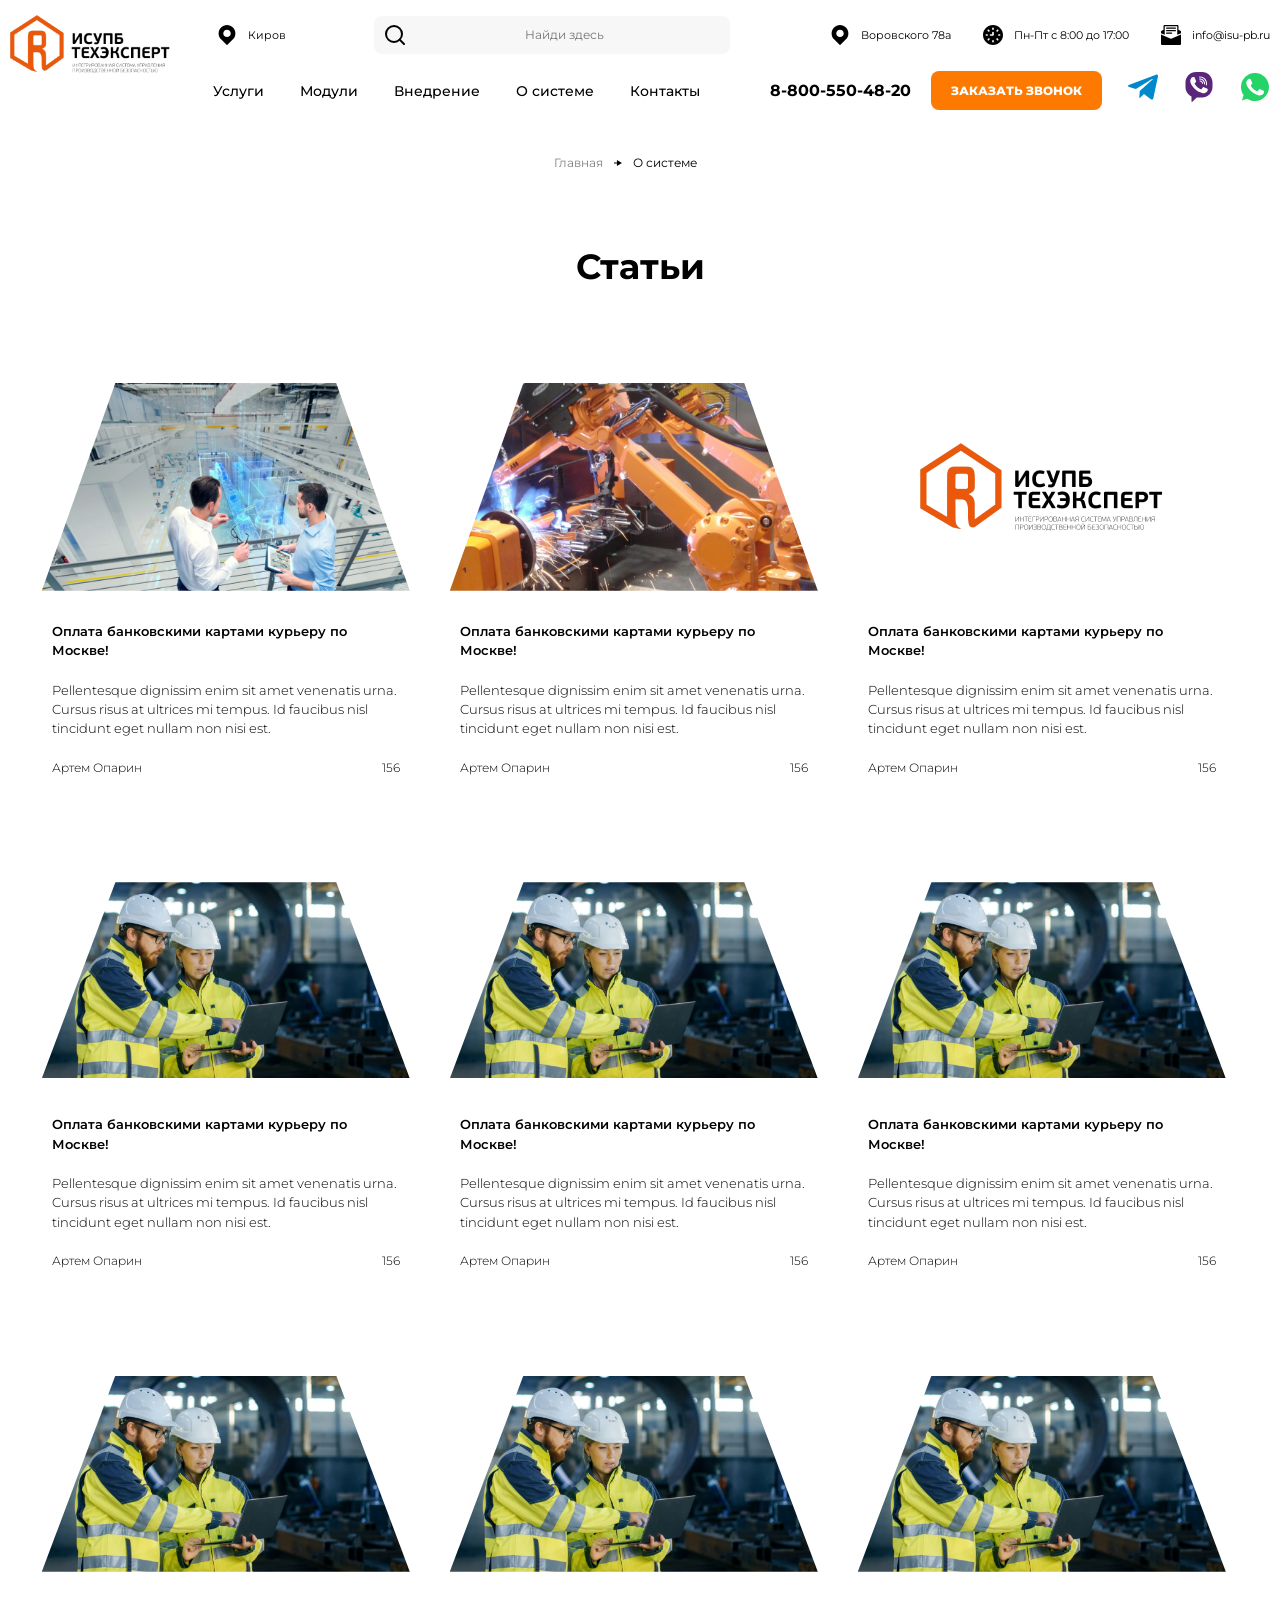
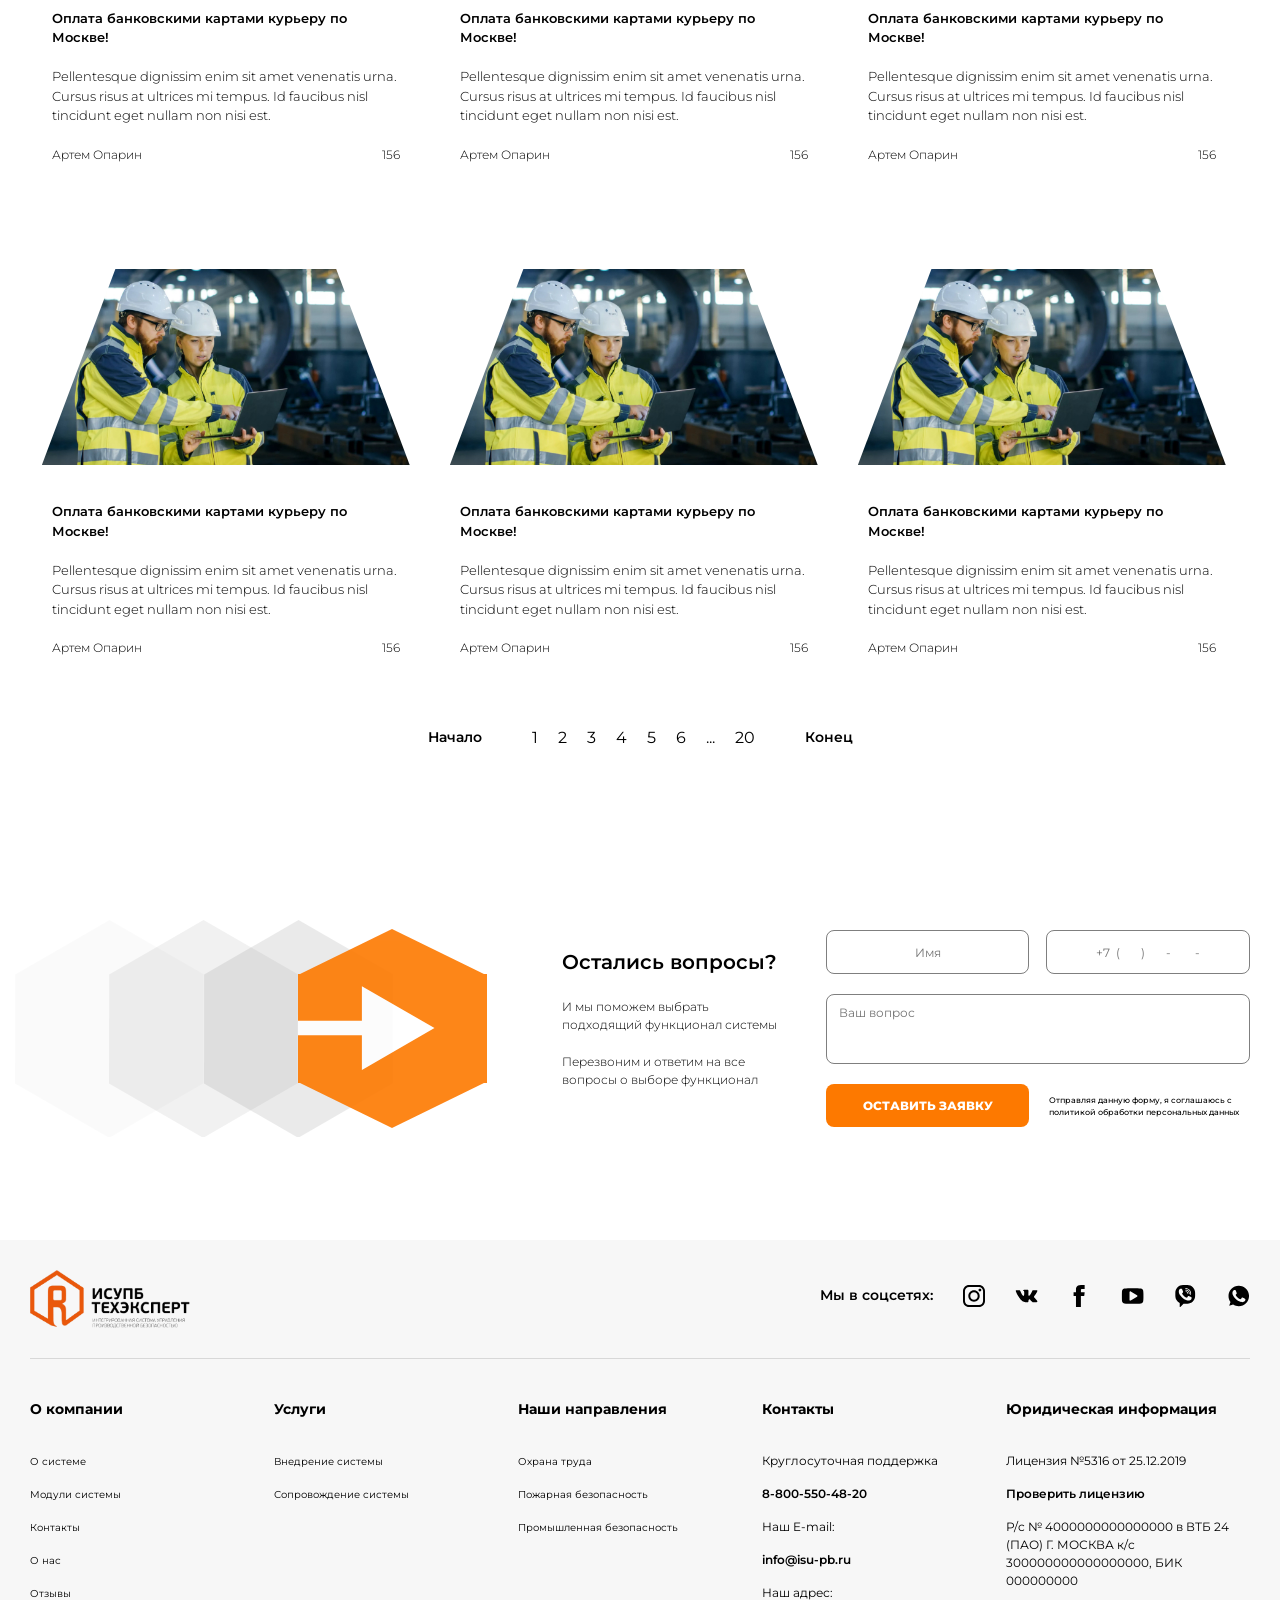
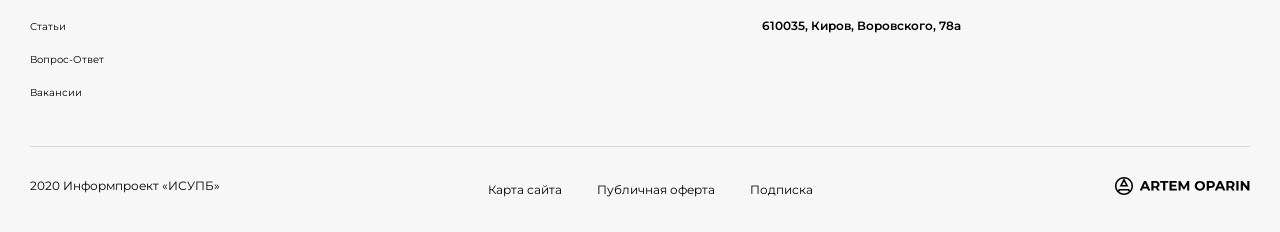
<file: articles.html>
<!doctype html>
<html lang="ru">

<head>
  <meta charset="UTF-8">
  <meta name="viewport" content="width=device-width,initial-scale=1">
  <meta http-equiv="X-UA-Compatible" content="ie=edge">
  <title>ISUPB</title>
  <link href="vendors~main.css" rel="stylesheet">
  <link href="main.css" rel="stylesheet">
</head>

<body>
  <header class="header">
    <div class="header__burger"><span></span></div>
    <div class="header__burger-fixed"></div><a href="index.html" class="logo"><img src="img/logo-header.jpg" alt="logo" class="logo_img"></a>
    <section class="header-info">
      <div class="header-info__top"><a href="#" class="location js-region">
          <div class="location__item"><svg width="20" height="20" viewBox="0 0 20 20" fill="none" xmlns="http://www.w3.org/2000/svg">
              <path d="M15.9291 2.45591C14.3454 0.872191 12.2397 0 10.0001 0C7.76042 0 5.65478 0.872152 4.07099 2.45591C2.4873 4.03959 1.61511 6.14514 1.61511 8.3848C1.61511 10.6245 2.4873 12.7301 4.07099 14.3138L9.58578 19.8284C9.7002 19.9429 9.85016 20 10.0001 20C10.15 20 10.3 19.9428 10.4144 19.8284L15.929 14.3138C17.5127 12.7301 18.3849 10.6245 18.3849 8.38484C18.3849 6.1451 17.5127 4.03955 15.9291 2.45591ZM12.6334 11.018C11.93 11.7214 10.9949 12.1088 10.0001 12.1088C9.00539 12.1088 8.07023 11.7214 7.3669 11.0181C6.6635 10.3147 6.27615 9.37953 6.27615 8.3848C6.27615 7.39011 6.6635 6.45495 7.3669 5.75155C8.07023 5.04818 9.00539 4.66084 10.0001 4.66084C10.9949 4.66084 11.93 5.04818 12.6334 5.75155C13.3367 6.45487 13.7241 7.39003 13.7241 8.38476C13.7241 9.37949 13.3367 10.3147 12.6334 11.018Z" fill="black" />
            </svg>
            <div class="location__item-text">Киров</div>
          </div>
        </a>
        <form action="post" method="post" class="form-search"><input type="search" class="form-search__search" placeholder="Найди здесь"></form>
        <ul class="location">
          <li class="location__item"><svg width="20" height="20" viewBox="0 0 20 20" fill="none" xmlns="http://www.w3.org/2000/svg">
              <path d="M15.9291 2.45591C14.3454 0.872191 12.2397 0 10.0001 0C7.76042 0 5.65478 0.872152 4.07099 2.45591C2.4873 4.03959 1.61511 6.14514 1.61511 8.3848C1.61511 10.6245 2.4873 12.7301 4.07099 14.3138L9.58578 19.8284C9.7002 19.9429 9.85016 20 10.0001 20C10.15 20 10.3 19.9428 10.4144 19.8284L15.929 14.3138C17.5127 12.7301 18.3849 10.6245 18.3849 8.38484C18.3849 6.1451 17.5127 4.03955 15.9291 2.45591ZM12.6334 11.018C11.93 11.7214 10.9949 12.1088 10.0001 12.1088C9.00539 12.1088 8.07023 11.7214 7.3669 11.0181C6.6635 10.3147 6.27615 9.37953 6.27615 8.3848C6.27615 7.39011 6.6635 6.45495 7.3669 5.75155C8.07023 5.04818 9.00539 4.66084 10.0001 4.66084C10.9949 4.66084 11.93 5.04818 12.6334 5.75155C13.3367 6.45487 13.7241 7.39003 13.7241 8.38476C13.7241 9.37949 13.3367 10.3147 12.6334 11.018Z" fill="black" />
            </svg>
            <div class="location__item-text">Воровского 78а</div>
          </li>
          <li class="location__item"><svg width="20" height="20" viewBox="0 0 20 20" fill="none" xmlns="http://www.w3.org/2000/svg">
              <path d="M10 0C4.48582 0 0 4.48582 0 10C0 15.5142 4.48582 20 10 20C15.5142 20 20 15.5142 20 10C20 4.48582 15.5142 0 10 0ZM13.5358 5.28582L14.125 4.69664C14.45 4.37082 14.9775 4.37082 15.3033 4.69664C15.6283 5.02164 15.6283 5.54914 15.3033 5.87496L14.7141 6.46414C14.5508 6.62664 14.3383 6.70832 14.125 6.70832C13.9116 6.70832 13.6983 6.62664 13.5358 6.46414C13.21 6.13832 13.21 5.61082 13.5358 5.28582ZM4.69668 4.69668C5.0225 4.37086 5.55 4.37086 5.875 4.69668L6.46418 5.28586C6.79 5.61086 6.79 6.13836 6.46418 6.46418C6.30168 6.62668 6.08836 6.70836 5.875 6.70836C5.66168 6.70836 5.44918 6.62668 5.28582 6.46418L4.69668 5.875C4.37168 5.54918 4.37168 5.02168 4.69668 4.69668ZM3.33332 10.8333C2.87332 10.8333 2.5 10.4608 2.5 10C2.5 9.53918 2.87332 9.16668 3.33332 9.16668H4.16664C4.62664 9.16668 4.99996 9.53918 4.99996 10C4.99996 10.4608 4.62664 10.8333 4.16664 10.8333H3.33332ZM6.46418 14.7142L5.875 15.3033C5.7125 15.4666 5.49918 15.5475 5.28582 15.5475C5.0725 15.5475 4.86 15.4667 4.69664 15.3033C4.37164 14.9783 4.37164 14.4508 4.69664 14.125L5.28582 13.5358C5.61164 13.2108 6.13914 13.2108 6.46414 13.5358C6.79 13.8617 6.79 14.3892 6.46418 14.7142ZM10.8333 16.6667C10.8333 17.1275 10.46 17.5 10 17.5C9.54 17.5 9.16668 17.1275 9.16668 16.6667V15.8334C9.16668 15.3725 9.54 15 10 15C10.46 15 10.8333 15.3725 10.8333 15.8334V16.6667ZM10.8333 10C10.8333 10.4608 10.46 10.8333 10 10.8333H7.5C7.04 10.8333 6.66668 10.4608 6.66668 10C6.66668 9.53918 7.04 9.16668 7.5 9.16668H9.16668V7.5C9.16668 7.03918 9.54 6.66668 10 6.66668C10.46 6.66668 10.8333 7.03918 10.8333 7.5V10ZM10.8333 4.16668C10.8333 4.6275 10.46 5 10 5C9.54 5 9.16668 4.6275 9.16668 4.16668V3.33332C9.16668 2.8725 9.54 2.5 10 2.5C10.46 2.5 10.8333 2.8725 10.8333 3.33332V4.16668ZM15.3033 15.3033C15.14 15.4666 14.9275 15.5475 14.7141 15.5475C14.5008 15.5475 14.2875 15.4667 14.125 15.3033L13.5358 14.7141C13.21 14.3891 13.21 13.8616 13.5358 13.5358C13.8608 13.2108 14.3883 13.2108 14.7141 13.5358L15.3033 14.125C15.6283 14.4508 15.6283 14.9783 15.3033 15.3033ZM16.6667 10.8333H15.8334C15.3733 10.8333 15 10.4608 15 10C15 9.53918 15.3733 9.16668 15.8333 9.16668H16.6666C17.1266 9.16668 17.5 9.53918 17.5 10C17.5 10.4608 17.1267 10.8333 16.6667 10.8333Z" fill="black" />
            </svg>
            <div class="location__item-text">Пн-Пт с 8:00 до 17:00</div>
          </li>
          <li class="location__item"><svg width="20" height="20" viewBox="0 0 20 20" fill="none" xmlns="http://www.w3.org/2000/svg">
              <path d="M10.2437 13.7C10.1662 13.7337 10.0825 13.75 10 13.75C9.9175 13.75 9.83375 13.7337 9.75625 13.7L0 9.56873V18.75C0 19.44 0.56 20 1.25 20H18.75C19.44 20 20 19.44 20 18.75V9.56873L10.2437 13.7Z" fill="black" />
              <path d="M19.7125 6.0625L17.5 4.6625V1.25C17.5 0.5625 16.9375 0 16.25 0H3.75C3.0625 0 2.5 0.5625 2.5 1.25V4.6625L0.2875 6.0625C0.1125 6.175 0 6.375 0 6.5875V8.2125L3.75 9.8V1.25H16.25V9.8L20 8.2125V6.5875C20 6.375 19.8875 6.175 19.7125 6.0625Z" fill="black" />
              <path d="M14.375 2.5H5.625C5.28 2.5 5 2.78 5 3.125C5 3.47 5.28 3.75 5.625 3.75H14.375C14.72 3.75 15 3.47 15 3.125C15 2.78 14.72 2.5 14.375 2.5Z" fill="black" />
              <path d="M14.375 5H5.625C5.28 5 5 5.28 5 5.625C5 5.97 5.28 6.25 5.625 6.25H14.375C14.72 6.25 15 5.97 15 5.625C15 5.28 14.72 5 14.375 5Z" fill="black" />
              <path d="M10.625 7.5H5.625C5.28 7.5 5 7.78 5 8.125C5 8.47 5.28 8.75 5.625 8.75H10.625C10.97 8.75 11.25 8.47 11.25 8.125C11.25 7.78 10.97 7.5 10.625 7.5Z" fill="black" />
            </svg> <a href="mailto:info@isu-pb.ru" class="location__item-text">info@isu-pb.ru</a></li>
        </ul>
      </div>
      <div class="header-info__bottom">
        <nav class="menu">
          <ul class="menu__list">
            <li class="menu__item"><a href="#" class="menu__link">Услуги</a></li>
            <li class="menu__item"><a href="aboutmodules.html" class="menu__link">Модули</a></li>
            <li class="menu__item"><a href="introduction.html" class="menu__link">Внедрение</a></li>
            <li class="menu__item"><a href="aboutsystem.html" class="menu__link">О системе</a></li>
            <li class="menu__item"><a href="contacts.html" class="menu__link">Контакты</a></li>
          </ul>
          <ul class="location menu__location">
            <li class="location__item"><svg width="20" height="20" viewBox="0 0 20 20" fill="none" xmlns="http://www.w3.org/2000/svg">
                <path d="M15.9291 2.45591C14.3454 0.872191 12.2397 0 10.0001 0C7.76042 0 5.65478 0.872152 4.07099 2.45591C2.4873 4.03959 1.61511 6.14514 1.61511 8.3848C1.61511 10.6245 2.4873 12.7301 4.07099 14.3138L9.58578 19.8284C9.7002 19.9429 9.85016 20 10.0001 20C10.15 20 10.3 19.9428 10.4144 19.8284L15.929 14.3138C17.5127 12.7301 18.3849 10.6245 18.3849 8.38484C18.3849 6.1451 17.5127 4.03955 15.9291 2.45591ZM12.6334 11.018C11.93 11.7214 10.9949 12.1088 10.0001 12.1088C9.00539 12.1088 8.07023 11.7214 7.3669 11.0181C6.6635 10.3147 6.27615 9.37953 6.27615 8.3848C6.27615 7.39011 6.6635 6.45495 7.3669 5.75155C8.07023 5.04818 9.00539 4.66084 10.0001 4.66084C10.9949 4.66084 11.93 5.04818 12.6334 5.75155C13.3367 6.45487 13.7241 7.39003 13.7241 8.38476C13.7241 9.37949 13.3367 10.3147 12.6334 11.018Z" fill="black" />
              </svg>
              <h3 class="location__item-text">Воровского 78а</h3>
            </li>
            <li class="location__item"><svg width="20" height="20" viewBox="0 0 20 20" fill="none" xmlns="http://www.w3.org/2000/svg">
                <path d="M10 0C4.48582 0 0 4.48582 0 10C0 15.5142 4.48582 20 10 20C15.5142 20 20 15.5142 20 10C20 4.48582 15.5142 0 10 0ZM13.5358 5.28582L14.125 4.69664C14.45 4.37082 14.9775 4.37082 15.3033 4.69664C15.6283 5.02164 15.6283 5.54914 15.3033 5.87496L14.7141 6.46414C14.5508 6.62664 14.3383 6.70832 14.125 6.70832C13.9116 6.70832 13.6983 6.62664 13.5358 6.46414C13.21 6.13832 13.21 5.61082 13.5358 5.28582ZM4.69668 4.69668C5.0225 4.37086 5.55 4.37086 5.875 4.69668L6.46418 5.28586C6.79 5.61086 6.79 6.13836 6.46418 6.46418C6.30168 6.62668 6.08836 6.70836 5.875 6.70836C5.66168 6.70836 5.44918 6.62668 5.28582 6.46418L4.69668 5.875C4.37168 5.54918 4.37168 5.02168 4.69668 4.69668ZM3.33332 10.8333C2.87332 10.8333 2.5 10.4608 2.5 10C2.5 9.53918 2.87332 9.16668 3.33332 9.16668H4.16664C4.62664 9.16668 4.99996 9.53918 4.99996 10C4.99996 10.4608 4.62664 10.8333 4.16664 10.8333H3.33332ZM6.46418 14.7142L5.875 15.3033C5.7125 15.4666 5.49918 15.5475 5.28582 15.5475C5.0725 15.5475 4.86 15.4667 4.69664 15.3033C4.37164 14.9783 4.37164 14.4508 4.69664 14.125L5.28582 13.5358C5.61164 13.2108 6.13914 13.2108 6.46414 13.5358C6.79 13.8617 6.79 14.3892 6.46418 14.7142ZM10.8333 16.6667C10.8333 17.1275 10.46 17.5 10 17.5C9.54 17.5 9.16668 17.1275 9.16668 16.6667V15.8334C9.16668 15.3725 9.54 15 10 15C10.46 15 10.8333 15.3725 10.8333 15.8334V16.6667ZM10.8333 10C10.8333 10.4608 10.46 10.8333 10 10.8333H7.5C7.04 10.8333 6.66668 10.4608 6.66668 10C6.66668 9.53918 7.04 9.16668 7.5 9.16668H9.16668V7.5C9.16668 7.03918 9.54 6.66668 10 6.66668C10.46 6.66668 10.8333 7.03918 10.8333 7.5V10ZM10.8333 4.16668C10.8333 4.6275 10.46 5 10 5C9.54 5 9.16668 4.6275 9.16668 4.16668V3.33332C9.16668 2.8725 9.54 2.5 10 2.5C10.46 2.5 10.8333 2.8725 10.8333 3.33332V4.16668ZM15.3033 15.3033C15.14 15.4666 14.9275 15.5475 14.7141 15.5475C14.5008 15.5475 14.2875 15.4667 14.125 15.3033L13.5358 14.7141C13.21 14.3891 13.21 13.8616 13.5358 13.5358C13.8608 13.2108 14.3883 13.2108 14.7141 13.5358L15.3033 14.125C15.6283 14.4508 15.6283 14.9783 15.3033 15.3033ZM16.6667 10.8333H15.8334C15.3733 10.8333 15 10.4608 15 10C15 9.53918 15.3733 9.16668 15.8333 9.16668H16.6666C17.1266 9.16668 17.5 9.53918 17.5 10C17.5 10.4608 17.1267 10.8333 16.6667 10.8333Z" fill="black" />
              </svg>
              <h3 class="location__item-text">Пн-Пт с 8:00 до 17:00</h3>
            </li>
            <li class="location__item"><svg width="20" height="20" viewBox="0 0 20 20" fill="none" xmlns="http://www.w3.org/2000/svg">
                <path d="M10.2437 13.7C10.1662 13.7337 10.0825 13.75 10 13.75C9.9175 13.75 9.83375 13.7337 9.75625 13.7L0 9.56873V18.75C0 19.44 0.56 20 1.25 20H18.75C19.44 20 20 19.44 20 18.75V9.56873L10.2437 13.7Z" fill="black" />
                <path d="M19.7125 6.0625L17.5 4.6625V1.25C17.5 0.5625 16.9375 0 16.25 0H3.75C3.0625 0 2.5 0.5625 2.5 1.25V4.6625L0.2875 6.0625C0.1125 6.175 0 6.375 0 6.5875V8.2125L3.75 9.8V1.25H16.25V9.8L20 8.2125V6.5875C20 6.375 19.8875 6.175 19.7125 6.0625Z" fill="black" />
                <path d="M14.375 2.5H5.625C5.28 2.5 5 2.78 5 3.125C5 3.47 5.28 3.75 5.625 3.75H14.375C14.72 3.75 15 3.47 15 3.125C15 2.78 14.72 2.5 14.375 2.5Z" fill="black" />
                <path d="M14.375 5H5.625C5.28 5 5 5.28 5 5.625C5 5.97 5.28 6.25 5.625 6.25H14.375C14.72 6.25 15 5.97 15 5.625C15 5.28 14.72 5 14.375 5Z" fill="black" />
                <path d="M10.625 7.5H5.625C5.28 7.5 5 7.78 5 8.125C5 8.47 5.28 8.75 5.625 8.75H10.625C10.97 8.75 11.25 8.47 11.25 8.125C11.25 7.78 10.97 7.5 10.625 7.5Z" fill="black" />
              </svg> <a href="mailto:info@isu-pb.ru" class="location__item-text">info@isu-pb.ru</a></li>
          </ul>
        </nav>
        <nav class="nav-contacts"><a href="tel:8-800-550-48-20" class="nav-contacts__number">8-800-550-48-20 </a><button class="nav-contacts__call btn js-call">ЗАКАЗАТЬ ЗВОНОК</button>
          <div class="nav-contacts__social"><a href="#" class="nav-contacts__link">
              <div class="telegramm"><svg width="30" height="30" viewBox="0 0 30 30" fill="none" xmlns="http://www.w3.org/2000/svg">
                  <g clip-path="url(#clip0)">
                    <path d="M11.7712 18.9762L11.275 25.9562C11.985 25.9562 12.2925 25.6512 12.6612 25.285L15.99 22.1037L22.8875 27.155C24.1525 27.86 25.0437 27.4887 25.385 25.9912L29.9125 4.77625L29.9137 4.775C30.315 2.905 29.2375 2.17375 28.005 2.6325L1.39248 12.8212C-0.423772 13.5262 -0.396272 14.5387 1.08373 14.9975L7.88748 17.1137L23.6912 7.225C24.435 6.7325 25.1112 7.005 24.555 7.4975L11.7712 18.9762Z" fill="#0088CC" />
                  </g>
                  <defs>
                    <clipPath id="clip0">
                      <rect width="30" height="30" fill="white" />
                    </clipPath>
                  </defs>
                </svg></div>
            </a><a href="#" class="nav-contacts__link">
              <div class="viber"><svg width="30" height="30" viewBox="0 0 30 30" fill="none" xmlns="http://www.w3.org/2000/svg">
                  <g clip-path="url(#clip1)">
                    <path d="M18.0004 0H11.9996C6.20911 0 1.49829 4.71082 1.49829 10.5013V15.0019C1.49829 19.0672 3.84286 22.7565 7.49906 24.4918V29.5038C7.49906 29.9389 8.04345 30.1665 8.35271 29.8574L12.7068 25.5033H18.0004C23.7908 25.5033 28.5017 20.7925 28.5017 15.0019V10.5013C28.5017 4.71082 23.7908 0 18.0004 0Z" fill="#59267C" />
                    <path d="M12.2795 10.7718L12.7684 10.2829L12.7689 10.2823L12.2794 10.7718L12.2795 10.7718Z" fill="#E5E5E5" />
                    <path d="M17.7188 15.2327L17.2251 15.7264L17.2252 15.7265L17.7189 15.2328L17.7188 15.2327Z" fill="#E5E5E5" />
                    <path d="M16.0003 8.50098C15.7241 8.50098 15.5002 8.72486 15.5002 9.00102C15.5002 9.27717 15.7241 9.50105 16.0003 9.50105C17.1033 9.50105 18.0006 10.3984 18.0006 11.5013C18.0006 11.7738 18.2281 12.0014 18.5006 12.0014C18.7731 12.0014 19.0006 11.7738 19.0006 11.5013C19.0007 9.84687 17.6547 8.50098 16.0003 8.50098Z" fill="white" />
                    <path d="M16.0002 6.50078C15.8152 6.50078 15.6285 6.51103 15.4453 6.53125C15.1708 6.56154 14.9728 6.80863 15.0031 7.0832C15.0334 7.35777 15.281 7.55523 15.555 7.52541C15.702 7.50918 15.8517 7.50092 16.0002 7.50092C18.2061 7.50092 20.0007 9.29552 20.0007 11.5014C20.0007 11.6499 19.9924 11.7997 19.9762 11.9467C19.9463 12.2174 20.1475 12.4688 20.4184 12.4986C20.6892 12.5284 20.9404 12.3273 20.9704 12.0564C20.9906 11.8731 21.0008 11.6864 21.0008 11.5014C21.0008 8.7441 18.7576 6.50078 16.0002 6.50078Z" fill="white" />
                    <path d="M16.0008 4.5005C15.8221 4.5005 15.6411 4.5073 15.463 4.52084C15.1876 4.54169 14.9812 4.78193 15.0021 5.05726C15.0229 5.33265 15.2639 5.53902 15.5385 5.51816C15.6916 5.5065 15.8472 5.50064 16.0008 5.50064C19.3096 5.50064 22.0016 8.19256 22.0016 11.5014C22.0016 11.9696 21.9475 12.4356 21.841 12.8866C21.7799 13.145 21.939 13.4136 22.1953 13.4837C22.4649 13.5576 22.7501 13.3885 22.8143 13.1166C22.9386 12.5904 23.0017 12.047 23.0017 11.5014C23.0017 7.64107 19.8611 4.5005 16.0008 4.5005Z" fill="white" />
                    <path d="M23.4372 19.0718C23.0807 20.0759 21.6658 20.9086 20.5373 21.1518C19.7652 21.3158 18.7567 21.4466 15.3617 20.0427C11.0192 18.2483 8.2227 13.8469 8.00474 13.5614C7.79602 13.2758 6.25 11.2308 6.25 9.11579C6.25 7.00078 7.32686 5.97091 7.76092 5.52875C8.11741 5.16581 8.70663 5 9.27184 5C9.45471 5 9.6191 5.00921 9.76687 5.01658C10.2009 5.035 10.4189 5.0608 10.7052 5.74431C11.0617 6.60099 11.9298 8.716 12.0332 8.9334C12.1385 9.15079 12.2438 9.44557 12.0961 9.73113C11.9575 10.0259 11.8356 10.1567 11.6177 10.4073C11.3997 10.6578 11.1928 10.8494 10.9749 11.1184C10.7754 11.3524 10.55 11.6029 10.8012 12.0359C11.0524 12.4596 11.9206 13.8727 13.1988 15.0076C14.8482 16.4723 16.1855 16.9402 16.6639 17.1392C17.0204 17.2866 17.4452 17.2516 17.7057 16.9752C18.0363 16.6196 18.4445 16.0301 18.8601 15.4498C19.1556 15.0334 19.5288 14.9818 19.9203 15.1292C20.3193 15.2674 22.4305 16.3083 22.8646 16.5238C23.2987 16.7412 23.585 16.8444 23.6903 17.0268C23.7937 17.2092 23.7937 18.0659 23.4372 19.0718Z" fill="white" />
                  </g>
                  <defs>
                    <clipPath id="clip1">
                      <rect width="30" height="30" fill="white" />
                    </clipPath>
                  </defs>
                </svg></div>
            </a><a href="#" class="nav-contacts__link">
              <div class="whatsapp"><svg width="30" height="30" viewBox="0 0 30 30" fill="none" xmlns="http://www.w3.org/2000/svg">
                  <path d="M15.0035 1H14.9965C7.27725 1 1 7.279 1 15C1 18.0625 1.987 20.901 3.66525 23.2057L1.9205 28.4067L7.30175 26.6865C9.5155 28.153 12.1562 29 15.0035 29C22.7227 29 29 22.7192 29 15C29 7.28075 22.7227 1 15.0035 1Z" fill="#25D366" />
                  <path d="M23.7319 21.1819C23.37 22.2037 21.9338 23.0512 20.7882 23.2987C20.0044 23.4656 18.9807 23.5987 15.5344 22.17C11.1263 20.3437 8.28753 15.8644 8.06628 15.5737C7.85441 15.2831 6.28503 13.2019 6.28503 11.0494C6.28503 8.89687 7.37816 7.84875 7.81878 7.39875C8.18066 7.02938 8.77878 6.86063 9.35253 6.86063C9.53816 6.86063 9.70503 6.87 9.85503 6.8775C10.2957 6.89625 10.5169 6.9225 10.8075 7.61813C11.1694 8.49 12.0507 10.6425 12.1557 10.8637C12.2625 11.085 12.3694 11.385 12.2194 11.6756C12.0788 11.9756 11.955 12.1087 11.7338 12.3637C11.5125 12.6187 11.3025 12.8137 11.0813 13.0875C10.8788 13.3256 10.65 13.5806 10.905 14.0212C11.16 14.4525 12.0413 15.8906 13.3388 17.0456C15.0132 18.5362 16.3707 19.0125 16.8563 19.215C17.2182 19.365 17.6494 19.3294 17.9138 19.0481C18.2494 18.6862 18.6638 18.0862 19.0857 17.4956C19.3857 17.0719 19.7644 17.0194 20.1619 17.1694C20.5669 17.31 22.71 18.3694 23.1507 18.5887C23.5913 18.81 23.8819 18.915 23.9888 19.1006C24.0938 19.2862 24.0938 20.1581 23.7319 21.1819Z" fill="white" />
                </svg></div>
            </a></div>
        </nav>
      </div>
    </section>
  </header><!-- !header -->
  <main>
    <nav class="headcrumbs">
      <ul class="headcrumbs__list">
        <li class="headcrumbs__item"><a href="index.html" class="headcrumbs__link">Главная</a></li>
        <li class="headcrumbs__item"><a href="#" class="headcrumbs__link">О системе</a></li>
      </ul>
    </nav>
    <section class="articles wrapper">
      <h1 class="articles__title title">Статьи</h1><!-- ЕСЛИ НУЖНО ДОБАВЛЯТЬ ОБРЕЗКУ КАРТИНКИ ТО БЛОК ОБОРАЧИВАЕТСЯ В ДОПОЛНИТЕЛЬНЫЙ div БЕЗ КЛАССА, ЕСЛИ НЕТ ТО НЕТ -->
      <div class="board"><a href="article.html" class="board-article">
          <div class="board-article__img"><img src="img/news1.jpg" alt="article img" class="board-article__trapecoid"></div>
          <div class="board-article__title">Оплата банковскими картами курьеру по Москве!</div>
          <div class="board-article__description">Pellentesque dignissim enim sit amet venenatis urna. Cursus risus at ultrices mi tempus. Id faucibus nisl tincidunt eget nullam non nisi est.</div>
          <div class="board-article__footer">
            <div class="board-article__author">Артем Опарин</div>
            <div class="news-item__views">156</div>
          </div>
        </a><a href="article.html" class="board-article">
          <div class="board-article__img"><img src="img/news2.jpg" alt="article img" class="board-article__trapecoid"></div>
          <div class="board-article__title">Оплата банковскими картами курьеру по Москве!</div>
          <div class="board-article__description">Pellentesque dignissim enim sit amet venenatis urna. Cursus risus at ultrices mi tempus. Id faucibus nisl tincidunt eget nullam non nisi est.</div>
          <div class="board-article__footer">
            <div class="board-article__author">Артем Опарин</div>
            <div class="news-item__views">156</div>
          </div>
        </a><a href="article.html" class="board-article">
          <div class="board-article__img"><img src="img/logo.png" alt="article img"></div>
          <div class="board-article__title">Оплата банковскими картами курьеру по Москве!</div>
          <div class="board-article__description">Pellentesque dignissim enim sit amet venenatis urna. Cursus risus at ultrices mi tempus. Id faucibus nisl tincidunt eget nullam non nisi est.</div>
          <div class="board-article__footer">
            <div class="board-article__author">Артем Опарин</div>
            <div class="news-item__views">156</div>
          </div>
        </a><a href="article.html" class="board-article">
          <div class="board-article__img">
            <div><img src="img/article.jpg" alt="article img" class="board-article__trapecoid"></div>
          </div>
          <div class="board-article__title">Оплата банковскими картами курьеру по Москве!</div>
          <div class="board-article__description">Pellentesque dignissim enim sit amet venenatis urna. Cursus risus at ultrices mi tempus. Id faucibus nisl tincidunt eget nullam non nisi est.</div>
          <div class="board-article__footer">
            <div class="board-article__author">Артем Опарин</div>
            <div class="news-item__views">156</div>
          </div>
        </a><a href="article.html" class="board-article">
          <div class="board-article__img">
            <div><img src="img/article.jpg" alt="article img" class="board-article__trapecoid"></div>
          </div>
          <div class="board-article__title">Оплата банковскими картами курьеру по Москве!</div>
          <div class="board-article__description">Pellentesque dignissim enim sit amet venenatis urna. Cursus risus at ultrices mi tempus. Id faucibus nisl tincidunt eget nullam non nisi est.</div>
          <div class="board-article__footer">
            <div class="board-article__author">Артем Опарин</div>
            <div class="news-item__views">156</div>
          </div>
        </a><a href="article.html" class="board-article">
          <div class="board-article__img">
            <div><img src="img/article.jpg" alt="article img" class="board-article__trapecoid"></div>
          </div>
          <div class="board-article__title">Оплата банковскими картами курьеру по Москве!</div>
          <div class="board-article__description">Pellentesque dignissim enim sit amet venenatis urna. Cursus risus at ultrices mi tempus. Id faucibus nisl tincidunt eget nullam non nisi est.</div>
          <div class="board-article__footer">
            <div class="board-article__author">Артем Опарин</div>
            <div class="news-item__views">156</div>
          </div>
        </a><a href="article.html" class="board-article">
          <div class="board-article__img">
            <div><img src="img/article.jpg" alt="article img" class="board-article__trapecoid"></div>
          </div>
          <div class="board-article__title">Оплата банковскими картами курьеру по Москве!</div>
          <div class="board-article__description">Pellentesque dignissim enim sit amet venenatis urna. Cursus risus at ultrices mi tempus. Id faucibus nisl tincidunt eget nullam non nisi est.</div>
          <div class="board-article__footer">
            <div class="board-article__author">Артем Опарин</div>
            <div class="news-item__views">156</div>
          </div>
        </a><a href="article.html" class="board-article">
          <div class="board-article__img">
            <div><img src="img/article.jpg" alt="article img" class="board-article__trapecoid"></div>
          </div>
          <div class="board-article__title">Оплата банковскими картами курьеру по Москве!</div>
          <div class="board-article__description">Pellentesque dignissim enim sit amet venenatis urna. Cursus risus at ultrices mi tempus. Id faucibus nisl tincidunt eget nullam non nisi est.</div>
          <div class="board-article__footer">
            <div class="board-article__author">Артем Опарин</div>
            <div class="news-item__views">156</div>
          </div>
        </a><a href="article.html" class="board-article">
          <div class="board-article__img">
            <div><img src="img/article.jpg" alt="article img" class="board-article__trapecoid"></div>
          </div>
          <div class="board-article__title">Оплата банковскими картами курьеру по Москве!</div>
          <div class="board-article__description">Pellentesque dignissim enim sit amet venenatis urna. Cursus risus at ultrices mi tempus. Id faucibus nisl tincidunt eget nullam non nisi est.</div>
          <div class="board-article__footer">
            <div class="board-article__author">Артем Опарин</div>
            <div class="news-item__views">156</div>
          </div>
        </a><a href="article.html" class="board-article">
          <div class="board-article__img">
            <div><img src="img/article.jpg" alt="article img" class="board-article__trapecoid"></div>
          </div>
          <div class="board-article__title">Оплата банковскими картами курьеру по Москве!</div>
          <div class="board-article__description">Pellentesque dignissim enim sit amet venenatis urna. Cursus risus at ultrices mi tempus. Id faucibus nisl tincidunt eget nullam non nisi est.</div>
          <div class="board-article__footer">
            <div class="board-article__author">Артем Опарин</div>
            <div class="news-item__views">156</div>
          </div>
        </a><a href="article.html" class="board-article">
          <div class="board-article__img">
            <div><img src="img/article.jpg" alt="article img" class="board-article__trapecoid"></div>
          </div>
          <div class="board-article__title">Оплата банковскими картами курьеру по Москве!</div>
          <div class="board-article__description">Pellentesque dignissim enim sit amet venenatis urna. Cursus risus at ultrices mi tempus. Id faucibus nisl tincidunt eget nullam non nisi est.</div>
          <div class="board-article__footer">
            <div class="board-article__author">Артем Опарин</div>
            <div class="news-item__views">156</div>
          </div>
        </a><a href="article.html" class="board-article">
          <div class="board-article__img">
            <div><img src="img/article.jpg" alt="article img" class="board-article__trapecoid"></div>
          </div>
          <div class="board-article__title">Оплата банковскими картами курьеру по Москве!</div>
          <div class="board-article__description">Pellentesque dignissim enim sit amet venenatis urna. Cursus risus at ultrices mi tempus. Id faucibus nisl tincidunt eget nullam non nisi est.</div>
          <div class="board-article__footer">
            <div class="board-article__author">Артем Опарин</div>
            <div class="news-item__views">156</div>
          </div>
        </a></div>
      <div class="pagination">
        <div class="pagination__start">Начало</div>
        <ul class="pagination__list">
          <li class="pagination__item"><a href="#" class="pagination__link">1</a></li>
          <li class="pagination__item"><a href="#" class="pagination__link">2</a></li>
          <li class="pagination__item"><a href="#" class="pagination__link">3</a></li>
          <li class="pagination__item"><a href="#" class="pagination__link">4</a></li>
          <li class="pagination__item"><a href="#" class="pagination__link">5</a></li>
          <li class="pagination__item"><a href="#" class="pagination__link">6</a></li>
          <li class="pagination__item"><a href="#" class="pagination__link">...</a></li>
          <li class="pagination__item"><a href="#" class="pagination__link">20</a></li>
        </ul>
        <div class="pagination__end">Конец</div>
      </div>
    </section>
    <section class="requisition">
      <div class="requisition-img"><svg class="requisition-img__hexagon" width="260" height="300" viewBox="0 0 260 300" fill="none" xmlns="http://www.w3.org/2000/svg">
          <g style="mix-blend-mode:hard-light">
            <path fill-rule="evenodd" clip-rule="evenodd" d="M130.22 0L0.220301 75.1905L0 225.19L129.78 300L259.78 224.81L260 74.8095L130.22 0Z" fill="#7E7E7E" />
          </g>
        </svg> <svg class="requisition-img__hexagon" width="260" height="300" viewBox="0 0 260 300" fill="none" xmlns="http://www.w3.org/2000/svg">
          <g style="mix-blend-mode:hard-light">
            <path fill-rule="evenodd" clip-rule="evenodd" d="M130.22 0L0.220301 75.1905L0 225.19L129.78 300L259.78 224.81L260 74.8095L130.22 0Z" fill="#7D7D7D" />
          </g>
        </svg> <svg class="requisition-img__hexagon" width="260" height="300" viewBox="0 0 260 300" fill="none" xmlns="http://www.w3.org/2000/svg">
          <g style="mix-blend-mode:hard-light">
            <path fill-rule="evenodd" clip-rule="evenodd" d="M130.22 0L0.220301 75.1905L0 225.19L129.78 300L259.78 224.81L260 74.8095L130.22 0Z" fill="#777777" />
          </g>
        </svg>
        <div class="request__hexagon requisition-img__hexagon"><svg width="188" height="116" viewBox="0 0 188 116" fill="none" xmlns="http://www.w3.org/2000/svg">
            <path d="M188 58L88 0.264973V115.735L188 58ZM0 68H98V48H0V68Z" fill="white" />
          </svg></div>
      </div>
      <div class="requisition-text">
        <div class="requisition-text__title">Остались вопросы?</div>
        <div class="requisition-text__subtitle">И мы поможем выбрать подходящий функционал системы</div>
        <div class="requisition-text__subtitle">Перезвоним и ответим на все вопросы о выборе функционал</div>
      </div>
      <form action="post" class="query-form"><input type="text" class="query-form__name form-name form-input" placeholder="Имя"> <input type="number" class="query-form__tel form-input" placeholder="+7  (       )       -        -"> <textarea name="textarea" cols="30" rows="10" class="query-form__quest form-input" placeholder="Ваш вопрос"></textarea>
        <footer class="query-form__footer"><input type="submit" class="query-form__submit btn" value="Оставить заявку">
          <div class="query-form__agreement agreement">Отправляя данную форму, я соглашаюсь с политикой обработки персональных данных</div>
        </footer>
      </form>
    </section><!-- !requisition -->
  </main>
  <footer class="footer">
    <section class="footer-header"><a href="index.html" class="logo"><img src="img/logo.png" alt="logo" class="logo_img"></a>
      <div class="footer-social">
        <h3 class="footer-social__title">Мы в соцсетях:</h3><a class="footer-social__item"><svg width="22" height="22" viewBox="0 0 22 22" fill="none" xmlns="http://www.w3.org/2000/svg">
            <path d="M15.9286 0H6.07104C2.72347 0 0 2.7236 0 6.07117V15.9287C0 19.2764 2.72347 21.9999 6.07104 21.9999H15.9286C19.2764 21.9999 21.9999 19.2763 21.9999 15.9287V6.07117C22 2.7236 19.2764 0 15.9286 0ZM20.0481 15.9287C20.0481 18.2001 18.2001 20.0479 15.9287 20.0479H6.07104C3.79977 20.0481 1.95193 18.2001 1.95193 15.9287V6.07117C1.95193 3.7999 3.79977 1.95193 6.07104 1.95193H15.9286C18.2 1.95193 20.0479 3.7999 20.0479 6.07117V15.9287H20.0481Z" fill="black" />
            <path d="M10.9999 5.33105C7.87404 5.33105 5.33105 7.87403 5.33105 10.9999C5.33105 14.1256 7.87404 16.6684 10.9999 16.6684C14.1257 16.6684 16.6687 14.1256 16.6687 10.9999C16.6687 7.87403 14.1257 5.33105 10.9999 5.33105ZM10.9999 14.7163C8.95046 14.7163 7.28299 13.0491 7.28299 10.9997C7.28299 8.9502 8.95033 7.28286 10.9999 7.28286C13.0494 7.28286 14.7167 8.9502 14.7167 10.9997C14.7167 13.0491 13.0493 14.7163 10.9999 14.7163Z" fill="black" />
            <path d="M16.9064 3.67676C16.5303 3.67676 16.1609 3.82901 15.8953 4.09577C15.6284 4.36124 15.475 4.7308 15.475 5.10818C15.475 5.48438 15.6285 5.85382 15.8953 6.12058C16.1608 6.38604 16.5303 6.5396 16.9064 6.5396C17.2838 6.5396 17.652 6.38604 17.9188 6.12058C18.1856 5.85382 18.3378 5.48425 18.3378 5.10818C18.3378 4.7308 18.1856 4.36124 17.9188 4.09577C17.6533 3.82901 17.2838 3.67676 16.9064 3.67676Z" fill="black" />
          </svg> </a><a class="footer-social__item"><svg width="23" height="22" viewBox="0 0 23 22" fill="none" xmlns="http://www.w3.org/2000/svg">
            <g clip-path="url(#clip3)">
              <path d="M22.4389 16.0595C22.4123 16.0021 22.3874 15.9544 22.3644 15.9163C21.9827 15.2288 21.2533 14.385 20.1766 13.3846L20.1538 13.3617L20.1424 13.3505L20.1309 13.339H20.1194C19.6307 12.8731 19.3212 12.5599 19.1917 12.3996C18.9546 12.0941 18.9014 11.7849 19.031 11.4716C19.1226 11.2349 19.4665 10.735 20.0619 9.97124C20.3752 9.56648 20.6232 9.24207 20.8064 8.99766C22.1276 7.24121 22.7004 6.11882 22.5247 5.63004L22.4564 5.51582C22.4106 5.44706 22.2922 5.38415 22.1015 5.32678C21.9104 5.26953 21.6661 5.26006 21.3682 5.29821L18.0694 5.321C18.016 5.30206 17.9396 5.30383 17.8402 5.32678C17.7409 5.34973 17.6913 5.36124 17.6913 5.36124L17.6339 5.38993L17.5883 5.42439C17.5501 5.44718 17.5081 5.48726 17.4622 5.54455C17.4166 5.60164 17.3784 5.66864 17.348 5.74499C16.9888 6.66899 16.5805 7.52807 16.1222 8.3222C15.8396 8.79574 15.5801 9.20612 15.3431 9.5536C15.1065 9.90096 14.9079 10.1569 14.7477 10.3209C14.5872 10.4851 14.4424 10.6167 14.3123 10.7161C14.1824 10.8155 14.0833 10.8575 14.0146 10.8421C13.9458 10.8268 13.881 10.8115 13.8197 10.7963C13.7129 10.7275 13.6269 10.634 13.5621 10.5156C13.4971 10.3973 13.4532 10.2483 13.4303 10.0689C13.4076 9.88928 13.3941 9.73482 13.3902 9.60495C13.3866 9.47524 13.3883 9.29178 13.396 9.05507C13.404 8.81824 13.4076 8.658 13.4076 8.57399C13.4076 8.28377 13.4132 7.96879 13.4246 7.62897C13.4361 7.28916 13.4455 7.01991 13.4533 6.82156C13.4611 6.62301 13.4647 6.41294 13.4647 6.19148C13.4647 5.97002 13.4512 5.79634 13.4246 5.67028C13.3982 5.54439 13.3578 5.42218 13.3046 5.30371C13.251 5.18536 13.1727 5.0938 13.0698 5.02881C12.9667 4.9639 12.8386 4.91238 12.6861 4.87411C12.2813 4.78251 11.7659 4.73297 11.1396 4.72526C9.7193 4.71002 8.8067 4.80173 8.40197 5.00028C8.24161 5.08417 8.0965 5.1988 7.96675 5.34379C7.82926 5.51185 7.81008 5.60357 7.90934 5.61865C8.36759 5.6873 8.69199 5.85151 8.88292 6.11112L8.95173 6.24869C9.00525 6.34795 9.05869 6.52367 9.11217 6.77562C9.16557 7.02758 9.20003 7.30629 9.2152 7.6116C9.25331 8.16914 9.25331 8.64641 9.2152 9.04344C9.17696 9.44062 9.14085 9.74982 9.10639 9.97129C9.07193 10.1927 9.02041 10.3722 8.95173 10.5096C8.88292 10.6471 8.83715 10.7311 8.8142 10.7616C8.79129 10.7921 8.77219 10.8113 8.75703 10.8188C8.65777 10.8568 8.55454 10.8762 8.4477 10.8762C8.3407 10.8762 8.21096 10.8227 8.05826 10.7157C7.90561 10.6088 7.74717 10.4619 7.58296 10.2748C7.41875 10.0876 7.23356 9.82605 7.0273 9.49009C6.82121 9.15413 6.60737 8.75706 6.38591 8.29889L6.20268 7.96662C6.08814 7.75286 5.93167 7.44161 5.73312 7.03315C5.53445 6.62453 5.35884 6.22927 5.20619 5.84745C5.14516 5.68709 5.05349 5.56501 4.93133 5.481L4.87399 5.44654C4.83588 5.41604 4.7747 5.38367 4.69077 5.34917C4.60672 5.3147 4.51901 5.28999 4.4273 5.27478L1.28877 5.29757C0.968054 5.29757 0.750444 5.37023 0.635862 5.51534L0.590005 5.58399C0.567096 5.62222 0.555542 5.68328 0.555542 5.76733C0.555542 5.85134 0.57845 5.95445 0.624307 6.07654C1.08248 7.15335 1.58072 8.19185 2.11905 9.1922C2.65738 10.1925 3.12517 10.9984 3.52216 11.6089C3.91922 12.2199 4.32395 12.7965 4.73634 13.3385C5.14874 13.8808 5.42171 14.2282 5.55527 14.3809C5.68899 14.5338 5.79402 14.6482 5.87037 14.7245L6.15679 14.9994C6.34005 15.1827 6.60918 15.4022 6.96428 15.658C7.31946 15.9139 7.71267 16.1659 8.14412 16.4142C8.57565 16.6622 9.07767 16.8646 9.65046 17.0211C10.2232 17.1778 10.7806 17.2406 11.3228 17.2103H12.6401C12.9073 17.1872 13.1097 17.1032 13.2472 16.9582L13.2928 16.9008C13.3235 16.8552 13.3521 16.7844 13.3786 16.6891C13.4054 16.5937 13.4187 16.4885 13.4187 16.3742C13.4109 16.0459 13.4359 15.75 13.493 15.4866C13.5501 15.2232 13.6152 15.0247 13.688 14.8909C13.7607 14.7573 13.8428 14.6446 13.9342 14.5532C14.0257 14.4616 14.091 14.4061 14.1292 14.387C14.1673 14.3678 14.1976 14.3548 14.2205 14.3469C14.4038 14.2859 14.6195 14.345 14.8679 14.5246C15.1161 14.7041 15.3489 14.9257 15.5667 15.189C15.7844 15.4526 16.0459 15.7483 16.3513 16.0766C16.6569 16.4051 16.9241 16.6492 17.1531 16.8098L17.3821 16.9472C17.535 17.0389 17.7335 17.123 17.978 17.1993C18.2219 17.2756 18.4357 17.2947 18.6192 17.2566L21.5515 17.2108C21.8415 17.2108 22.0672 17.1628 22.2272 17.0675C22.3876 16.9721 22.4829 16.8669 22.5137 16.7525C22.5443 16.638 22.546 16.5081 22.5195 16.3629C22.4923 16.218 22.4656 16.1167 22.4389 16.0595Z" fill="black" />
            </g>
            <defs>
              <clipPath id="clip3">
                <rect width="22" height="22" fill="white" transform="translate(0.555542)" />
              </clipPath>
            </defs>
          </svg> </a><a class="footer-social__item"><svg width="23" height="22" viewBox="0 0 23 22" fill="none" xmlns="http://www.w3.org/2000/svg">
            <path d="M7.97555 4.24553C7.97555 4.10839 7.9946 3.81222 8.03269 3.3589C8.07364 2.90464 8.24507 2.42942 8.55267 1.93039C8.85742 1.43327 9.35169 0.986624 10.0393 0.591403C10.724 0.198087 11.7135 0 13.0049 0H16.6428V3.96459H13.9791C13.7153 3.96459 13.4696 4.06363 13.2477 4.25886C13.0277 4.45409 12.9144 4.6398 12.9144 4.81217V7.27873H16.6418C16.6028 7.76157 16.5599 8.23107 16.5104 8.68439L16.3628 9.88243C16.3038 10.2872 16.2438 10.6624 16.1847 11.0081H12.8877V22H7.97555V11.0071H5.57947V7.27873H7.97555V4.24553Z" fill="black" />
          </svg> </a><a class="footer-social__item"><svg width="23" height="22" viewBox="0 0 23 22" fill="none" xmlns="http://www.w3.org/2000/svg">
            <g clip-path="url(#clip4)">
              <path d="M22.6542 9.15824C22.6462 8.71633 22.6112 8.15759 22.5501 7.48253C22.4885 6.80708 22.4005 6.20345 22.286 5.67158C22.1551 5.07418 21.8706 4.57078 21.4328 4.16155C20.995 3.75223 20.4855 3.51496 19.9042 3.44938C18.0871 3.24492 15.3413 3.14258 11.6666 3.14258C7.99182 3.14258 5.24592 3.24492 3.42895 3.44938C2.84776 3.51492 2.34023 3.75223 1.90658 4.16155C1.47275 4.57065 1.19037 5.07405 1.05939 5.67158C0.936752 6.20362 0.84456 6.80721 0.783199 7.48253C0.721924 8.15759 0.687094 8.71611 0.678967 9.15824C0.670668 9.60019 0.666626 10.214 0.666626 10.9998C0.666626 11.7855 0.670668 12.3994 0.67901 12.8413C0.687137 13.2835 0.721967 13.8419 0.783242 14.5169C0.844603 15.1923 0.932624 15.796 1.04722 16.3279C1.1782 16.9255 1.46256 17.4288 1.90043 17.8379C2.33838 18.2471 2.84798 18.4844 3.42899 18.55C5.24596 18.7546 7.99169 18.8569 11.6666 18.8569C15.3416 18.8569 18.0872 18.7546 19.9043 18.55C20.4855 18.4845 20.9928 18.2471 21.4267 17.8379C21.8605 17.4288 22.1427 16.9252 22.2737 16.3279C22.3964 15.796 22.4885 15.1923 22.5501 14.5169C22.6112 13.842 22.646 13.2832 22.6542 12.8413C22.6625 12.3994 22.6666 11.7855 22.6666 10.9998C22.6666 10.214 22.6625 9.60019 22.6542 9.15824ZM16.0126 11.6627L9.727 15.5912C9.61236 15.673 9.47308 15.7139 9.30947 15.7139C9.18679 15.7139 9.05994 15.681 8.929 15.6156C8.65896 15.4684 8.52399 15.2392 8.52399 14.9282V7.07132C8.52399 6.76047 8.65901 6.5312 8.929 6.38392C9.20734 6.23639 9.47326 6.24464 9.727 6.40847L16.0127 10.337C16.2581 10.4758 16.3808 10.697 16.3808 10.9998C16.3808 11.3025 16.2581 11.5237 16.0126 11.6627Z" fill="black" />
            </g>
            <defs>
              <clipPath id="clip4">
                <rect width="22" height="22" fill="white" transform="translate(0.666626)" />
              </clipPath>
            </defs>
          </svg> </a><a class="footer-social__item"><svg width="23" height="22" viewBox="0 0 23 22" fill="none" xmlns="http://www.w3.org/2000/svg">
            <g clip-path="url(#clip5)">
              <path d="M13.4225 0H9.02192C4.77553 0 1.32092 3.4546 1.32092 7.70099V11.0014C1.32092 13.9826 3.04028 16.6881 5.72148 17.9607V21.6361C5.72148 21.9552 6.12071 22.1221 6.3475 21.8954L9.54046 18.7024H13.4224C17.6688 18.7024 21.1234 15.2478 21.1234 11.0014V7.70099C21.1234 3.4546 17.6688 0 13.4225 0Z" fill="black" />
              <path class="socialwhite" d="M9.22709 7.899L9.58562 7.54043L9.58601 7.54004L9.22705 7.89896L9.22709 7.899Z" fill="#E5E5E5" />
              <path class="socialwhite" d="M13.2159 11.1702L12.8539 11.5322L12.8539 11.5323L13.216 11.1702L13.2159 11.1702Z" fill="#E5E5E5" />
              <path class="socialwhite" d="M11.9557 6.23438C11.7532 6.23438 11.589 6.39856 11.589 6.60107C11.589 6.80358 11.7532 6.96777 11.9557 6.96777C12.7645 6.96777 13.4226 7.62579 13.4226 8.43463C13.4226 8.63444 13.5894 8.80133 13.7892 8.80133C13.9891 8.80133 14.1559 8.63444 14.1559 8.43463C14.156 7.22137 13.169 6.23438 11.9557 6.23438Z" fill="white" />
              <path class="socialwhite" d="M11.9557 4.76758C11.82 4.76758 11.6831 4.7751 11.5487 4.78992C11.3474 4.81214 11.2022 4.99334 11.2244 5.19469C11.2466 5.39604 11.4282 5.54084 11.6292 5.51897C11.7369 5.50707 11.8468 5.50101 11.9557 5.50101C13.5733 5.50101 14.8894 6.81706 14.8894 8.4347C14.8894 8.54363 14.8833 8.65346 14.8714 8.76122C14.8495 8.95978 14.997 9.14412 15.1957 9.16599C15.3943 9.18786 15.5785 9.04035 15.6004 8.8417C15.6153 8.7073 15.6228 8.5704 15.6228 8.4347C15.6228 6.41268 13.9777 4.76758 11.9557 4.76758Z" fill="white" />
              <path class="socialwhite" d="M11.9562 3.30078C11.8252 3.30078 11.6925 3.30577 11.5618 3.31569C11.3599 3.33099 11.2085 3.50716 11.2238 3.70907C11.2391 3.91102 11.4159 4.06236 11.6172 4.04706C11.7295 4.03851 11.8436 4.03421 11.9562 4.03421C14.3827 4.03421 16.3568 6.00829 16.3568 8.43477C16.3568 8.77809 16.3172 9.11987 16.2391 9.45056C16.1943 9.64005 16.311 9.83702 16.4989 9.88849C16.6966 9.94263 16.9057 9.81867 16.9528 9.61925C17.044 9.23335 17.0902 8.83486 17.0902 8.43477C17.0902 5.60386 14.7872 3.30078 11.9562 3.30078Z" fill="white" />
              <path class="socialwhite" d="M17.4095 13.9863C17.1481 14.7226 16.1105 15.3333 15.2829 15.5116C14.7167 15.6319 13.9771 15.7278 11.4875 14.6983C8.30295 13.3824 6.25219 10.1547 6.09235 9.94532C5.93929 9.73591 4.80554 8.23624 4.80554 6.68524C4.80554 5.13423 5.59524 4.379 5.91355 4.05474C6.17498 3.78859 6.60707 3.66699 7.02156 3.66699C7.15566 3.66699 7.27621 3.67375 7.38458 3.67915C7.70289 3.69266 7.86273 3.71158 8.07268 4.21282C8.33411 4.84105 8.97074 6.39206 9.04659 6.55148C9.1238 6.71091 9.20101 6.92708 9.09265 7.13649C8.99106 7.35266 8.90166 7.44858 8.74182 7.63232C8.58199 7.81607 8.43028 7.95658 8.27044 8.15383C8.12415 8.32541 7.9589 8.50915 8.14312 8.82665C8.32733 9.13739 8.96396 10.1736 9.9013 11.0059C11.1109 12.08 12.0916 12.4231 12.4424 12.5691C12.7038 12.6771 13.0154 12.6515 13.2064 12.4488C13.4488 12.1881 13.7482 11.7557 14.053 11.3301C14.2697 11.0248 14.5433 10.987 14.8305 11.0951C15.123 11.1964 16.6713 11.9597 16.9896 12.1178C17.3079 12.2772 17.5179 12.3529 17.5951 12.4866C17.6709 12.6204 17.6709 13.2486 17.4095 13.9863Z" fill="#FAFAFA" />
            </g>
            <defs>
              <clipPath id="clip5">
                <rect width="22" height="22" fill="white" transform="translate(0.222168)" />
              </clipPath>
            </defs>
          </svg> </a><a class="footer-social__item"><svg width="23" height="22" viewBox="0 0 23 22" fill="none" xmlns="http://www.w3.org/2000/svg">
            <g clip-path="url(#clip6)">
              <path d="M11.7805 0.733398H11.7753C6.11455 0.733398 1.51123 5.338 1.51123 11.0001C1.51123 13.2459 2.23503 15.3275 3.46575 17.0176L2.18626 20.8317L6.13251 19.5702C7.75593 20.6456 9.69248 21.2667 11.7805 21.2667C17.4412 21.2667 22.0446 16.6608 22.0446 11.0001C22.0446 5.33928 17.4412 0.733398 11.7805 0.733398Z" fill="black" />
              <path class="socialwhite" d="M18.1812 15.5335C17.9158 16.2829 16.8626 16.9044 16.0225 17.0859C15.4477 17.2082 14.697 17.3059 12.1697 16.2581C8.93709 14.9189 6.85534 11.634 6.69309 11.4209C6.53772 11.2077 5.38684 9.6815 5.38684 8.103C5.38684 6.5245 6.18847 5.75587 6.51159 5.42587C6.77697 5.155 7.21559 5.03125 7.63634 5.03125C7.77247 5.03125 7.89484 5.03813 8.00484 5.04363C8.32797 5.05738 8.49022 5.07663 8.70334 5.58675C8.96872 6.22612 9.61497 7.80462 9.69197 7.96687C9.77034 8.12912 9.84872 8.34912 9.73872 8.56225C9.63559 8.78225 9.54484 8.87987 9.38259 9.06687C9.22034 9.25387 9.06634 9.39687 8.90409 9.59762C8.75559 9.77225 8.58784 9.95925 8.77484 10.2824C8.96184 10.5986 9.60809 11.6532 10.5596 12.5002C11.7875 13.5934 12.783 13.9426 13.1391 14.0911C13.4045 14.2011 13.7207 14.175 13.9146 13.9687C14.1607 13.7034 14.4646 13.2634 14.774 12.8302C14.994 12.5195 15.2717 12.481 15.5632 12.591C15.8602 12.6941 17.4318 13.471 17.755 13.6319C18.0781 13.7941 18.2912 13.8711 18.3696 14.0072C18.4466 14.1434 18.4466 14.7827 18.1812 15.5335Z" fill="#FAFAFA" />
            </g>
            <defs>
              <clipPath id="clip6">
                <rect width="22" height="22" fill="white" transform="translate(0.777832)" />
              </clipPath>
            </defs>
          </svg></a>
      </div>
    </section>
    <section class="footer-content">
      <nav class="footer-content__item">
        <h4 class="footer-content__title">О компании</h4>
        <ul class="footer-content__list">
          <li class="footer-content__elemlist"><a href="aboutsystem.html" class="footer-content__link">О системе</a></li>
          <li class="footer-content__elemlist"><a href="aboutmodules.html" class="footer-content__link">Модули системы</a></li>
          <li class="footer-content__elemlist"><a href="contacts.html" class="footer-content__link">Контакты</a></li>
          <li class="footer-content__elemlist"><a href="aboutus.html" class="footer-content__link">О нас</a></li>
          <li class="footer-content__elemlist"><a href="reviews.html" class="footer-content__link">Отзывы</a></li>
          <li class="footer-content__elemlist"><a href="articles.html" class="footer-content__link">Статьи</a></li>
          <li class="footer-content__elemlist"><a href="faq.html" class="footer-content__link">Вопрос-Ответ</a></li>
          <li class="footer-content__elemlist"><a href="vacancies.html" class="footer-content__link">Вакансии</a></li>
        </ul>
      </nav>
      <nav class="footer-content__item">
        <h4 class="footer-content__title">Услуги</h4>
        <ul class="footer-content__list">
          <li class="footer-content__elemlist"><a href="introduction.html" class="footer-content__link">Внедрение системы</a></li>
          <li class="footer-content__elemlist"><a href="#" class="footer-content__link">Сопровождение системы</a></li>
        </ul>
      </nav>
      <nav class="footer-content__item">
        <h4 class="footer-content__title">Наши направления</h4>
        <ul class="footer-content__list">
          <li class="footer-content__elemlist"><a href="security.html" class="footer-content__link">Охрана труда</a></li>
          <li class="footer-content__elemlist"><a href="#" class="footer-content__link">Пожарная безопасность</a></li>
          <li class="footer-content__elemlist"><a href="#" class="footer-content__link">Промышленная безопасность</a></li>
        </ul>
      </nav>
      <nav class="footer-content__item">
        <h4 class="footer-content__title">Контакты</h4>
        <ul class="footer-content__list">
          <li class="footer-content__elemlist">Круглосуточная поддержка</li>
          <li class="footer-content__elemlist"><a href="tel:88005504820" class="footer-content__link"><span>8-800-550-48-20</span></a></li>
          <li class="footer-content__elemlist">Наш E-mail:</li>
          <li class="footer-content__elemlist"><a href="email:info@isu-pb.ru" class="footer-content__link"><span>info@isu-pb.ru</span></a></li>
          <li class="footer-content__elemlist">Наш адрес:</li>
          <li class="footer-content__elemlist"><a href="#" class="footer-content__link"><span>610035, Киров, Воровского, 78а</span></a></li>
        </ul>
      </nav>
      <nav class="footer-content__item">
        <h4 class="footer-content__title">Юридическая информация</h4>
        <ul class="footer-content__list">
          <li class="footer-content__elemlist">Лицензия №5316 от 25.12.2019</li>
          <li class="footer-content__elemlist"><a href="#" class="footer-content__link"><span>Проверить лицензию</span></a></li>
          <li class="footer-content__elemlist">Р/c № 4000000000000000 в ВТБ 24 (ПАО) Г. МОСКВА к/c 300000000000000000, БИК 000000000</li>
        </ul>
      </nav>
    </section>
    <section class="footer-footer">
      <div class="footer-footer__copy">2020 Информпроект «ИСУПБ»</div>
      <ul class="footer-footer__list">
        <li class="footer-footer__elemlist"><a href="#" class="footer-footer__link">Карта сайта</a></li>
        <li class="footer-footer__elemlist"><a href="#" class="footer-footer__link">Публичная оферта</a></li>
        <li class="footer-footer__elemlist"><a href="#" class="footer-footer__link">Подписка</a></li>
      </ul><a href="#" class="footer-footer__logo"><svg width="135" height="18" viewBox="0 0 135 18" fill="none" xmlns="http://www.w3.org/2000/svg">
          <path d="M32.2314 11.4757H27.8376L26.9994 13.5007H24.7551L28.9732 4.05067H31.1363L35.3679 13.5007H33.0696L32.2314 11.4757ZM31.5419 9.81517L30.0412 6.19717L28.5406 9.81517H31.5419Z" fill="black" />
          <path d="M42.3795 13.5007L40.5543 10.8682H40.4462H38.5399V13.5007H36.3498V4.05067H40.4462C41.2844 4.05067 42.0099 4.19017 42.6228 4.46917C43.2447 4.74817 43.7224 5.14417 44.0559 5.65717C44.3894 6.17017 44.5561 6.77767 44.5561 7.47967C44.5561 8.18167 44.3849 8.78917 44.0424 9.30217C43.7089 9.80617 43.2312 10.1932 42.6093 10.4632L44.7319 13.5007H42.3795ZM42.3389 7.47967C42.3389 6.94867 42.1677 6.54367 41.8252 6.26467C41.4827 5.97667 40.9825 5.83267 40.3245 5.83267H38.5399V9.12667H40.3245C40.9825 9.12667 41.4827 8.98267 41.8252 8.69467C42.1677 8.40667 42.3389 8.00167 42.3389 7.47967Z" fill="black" />
          <path d="M48.1197 5.83267H45.0913V4.05067H53.3382V5.83267H50.3098V13.5007H48.1197V5.83267Z" fill="black" />
          <path d="M61.8442 11.7457V13.5007H54.5166V4.05067H61.6684V5.80567H56.6932V7.85767H61.0871V9.55867H56.6932V11.7457H61.8442Z" fill="black" />
          <path d="M72.1987 13.5007L72.1852 7.83067L69.4002 12.5017H68.4133L65.6418 7.95217V13.5007H63.5868V4.05067H65.3984L68.9405 9.92317L72.4285 4.05067H74.2266L74.2537 13.5007H72.1987Z" fill="black" />
          <path d="M84.9108 13.6627C83.9284 13.6627 83.0406 13.4512 82.2475 13.0282C81.4634 12.6052 80.846 12.0247 80.3953 11.2867C79.9537 10.5397 79.7329 9.70267 79.7329 8.77567C79.7329 7.84867 79.9537 7.01617 80.3953 6.27817C80.846 5.53117 81.4634 4.94617 82.2475 4.52317C83.0406 4.10017 83.9284 3.88867 84.9108 3.88867C85.8933 3.88867 86.7765 4.10017 87.5607 4.52317C88.3448 4.94617 88.9622 5.53117 89.4128 6.27817C89.8635 7.01617 90.0888 7.84867 90.0888 8.77567C90.0888 9.70267 89.8635 10.5397 89.4128 11.2867C88.9622 12.0247 88.3448 12.6052 87.5607 13.0282C86.7765 13.4512 85.8933 13.6627 84.9108 13.6627ZM84.9108 11.7997C85.4697 11.7997 85.9744 11.6737 86.425 11.4217C86.8757 11.1607 87.2272 10.8007 87.4795 10.3417C87.7409 9.88267 87.8716 9.36067 87.8716 8.77567C87.8716 8.19067 87.7409 7.66867 87.4795 7.20967C87.2272 6.75067 86.8757 6.39517 86.425 6.14317C85.9744 5.88217 85.4697 5.75167 84.9108 5.75167C84.352 5.75167 83.8473 5.88217 83.3967 6.14317C82.946 6.39517 82.59 6.75067 82.3286 7.20967C82.0763 7.66867 81.9501 8.19067 81.9501 8.77567C81.9501 9.36067 82.0763 9.88267 82.3286 10.3417C82.59 10.8007 82.946 11.1607 83.3967 11.4217C83.8473 11.6737 84.352 11.7997 84.9108 11.7997Z" fill="black" />
          <path d="M95.8312 4.05067C96.6694 4.05067 97.395 4.19017 98.0079 4.46917C98.6297 4.74817 99.1074 5.14417 99.4409 5.65717C99.7744 6.17017 99.9411 6.77767 99.9411 7.47967C99.9411 8.17267 99.7744 8.78017 99.4409 9.30217C99.1074 9.81517 98.6297 10.2112 98.0079 10.4902C97.395 10.7602 96.6694 10.8952 95.8312 10.8952H93.925V13.5007H91.7348V4.05067H95.8312ZM95.7095 9.11317C96.3675 9.11317 96.8677 8.97367 97.2102 8.69467C97.5527 8.40667 97.7239 8.00167 97.7239 7.47967C97.7239 6.94867 97.5527 6.54367 97.2102 6.26467C96.8677 5.97667 96.3675 5.83267 95.7095 5.83267H93.925V9.11317H95.7095Z" fill="black" />
          <path d="M107.262 11.4757H102.868L102.03 13.5007H99.7857L104.004 4.05067H106.167L110.398 13.5007H108.1L107.262 11.4757ZM106.572 9.81517L105.072 6.19717L103.571 9.81517H106.572Z" fill="black" />
          <path d="M117.41 13.5007L115.585 10.8682H115.477H113.57V13.5007H111.38V4.05067H115.477C116.315 4.05067 117.04 4.19017 117.653 4.46917C118.275 4.74817 118.753 5.14417 119.086 5.65717C119.42 6.17017 119.587 6.77767 119.587 7.47967C119.587 8.18167 119.415 8.78917 119.073 9.30217C118.739 9.80617 118.262 10.1932 117.64 10.4632L119.762 13.5007H117.41ZM117.369 7.47967C117.369 6.94867 117.198 6.54367 116.856 6.26467C116.513 5.97667 116.013 5.83267 115.355 5.83267H113.57V9.12667H115.355C116.013 9.12667 116.513 8.98267 116.856 8.69467C117.198 8.40667 117.369 8.00167 117.369 7.47967Z" fill="black" />
          <path d="M121.322 4.05067H123.512V13.5007H121.322V4.05067Z" fill="black" />
          <path d="M134.437 4.05067V13.5007H132.639L127.921 7.76317V13.5007H125.758V4.05067H127.57L132.274 9.78817V4.05067H134.437Z" fill="black" />
          <path fill-rule="evenodd" clip-rule="evenodd" d="M9.01299 16.4483C13.1325 16.4483 16.472 13.1136 16.472 9C16.472 4.88643 13.1325 1.55172 9.01299 1.55172C4.89349 1.55172 1.55396 4.88643 1.55396 9C1.55396 13.1136 4.89349 16.4483 9.01299 16.4483ZM9.01299 18C13.9907 18 18.026 13.9706 18.026 9C18.026 4.02944 13.9907 0 9.01299 0C4.03525 0 0 4.02944 0 9C0 13.9706 4.03525 18 9.01299 18Z" fill="black" />
          <path fill-rule="evenodd" clip-rule="evenodd" d="M9.01291 0.931201L4.70643 9.54327H13.3194L9.01291 0.931201ZM9.01291 4.40469L7.21929 7.99155H10.8065L9.01291 4.40469Z" fill="black" />
          <path fill-rule="evenodd" clip-rule="evenodd" d="M3.87075 11.9483H14.1549L15.3021 14.2392L13.9122 14.9332L13.1945 13.5H4.83115L4.11353 14.9332L2.72362 14.2392L3.87075 11.9483Z" fill="black" />
        </svg></a>
    </section>
  </footer><!-- !footer -->
  <!-- MODAL -->
  <aside class="modal-call">
    <div class="modal-call__wrapper">
      <form action="post" class="modal-form"><input type="text" class="modal-form__input form-input" placeholder="Имя"> <input type="number" class="form-input modal-form__input" placeholder="+7  (       )       -        -"> <textarea name="textarea" cols="30" rows="10" class="form-input modal-form__area" placeholder="Ваш вопрос"></textarea> <a href="#" class="btn modal-form__btn">заказать звонок</a>
        <div class="agreement modal-form__agreement">Отправляя данную форму, я соглашаюсь с политикой обработки персональных данных</div>
      </form>
      <div class="modal-call__exit"><svg width="20" height="21" viewBox="0 0 20 21" fill="none" xmlns="http://www.w3.org/2000/svg">
          <path d="M12.9336 6.00793L8.93359 10.0099L12.9336 14.0119L14.0683 12.8766L11.2031 10.0099L14.0683 7.14328L12.9336 6.00793Z" fill="black" />
          <path d="M7.13277 6.00793L11.1328 10.0099L7.13277 14.0119L5.99807 12.8766L8.86333 10.0099L5.99807 7.14328L7.13277 6.00793Z" fill="black" />
          <rect x="1" y="1.005" width="18" height="18.0099" rx="3" stroke="black" stroke-width="2" />
        </svg></div>
    </div>
  </aside>
  <aside class="modal-free">
    <div class="modal-free__wrapper">
      <form action="post" class="modal-form"><input type="text" class="modal-form__input form-input" placeholder="Имя"> <input type="number" class="form-input modal-form__input" placeholder="+7  (       )       -        -"> <input type="email" class="modal-form__input form-input" placeholder="Email"> <input type="text" class="form-input modal-form__input" placeholder="Название компании"> <a href="#" class="btn modal-form__btn">отправить</a>
        <div class="agreement modal-form__agreement">Отправляя данную форму, я соглашаюсь с политикой обработки персональных данных</div>
      </form>
      <div class="modal-free__exit"><svg width="20" height="21" viewBox="0 0 20 21" fill="none" xmlns="http://www.w3.org/2000/svg">
          <path d="M12.9336 6.00793L8.93359 10.0099L12.9336 14.0119L14.0683 12.8766L11.2031 10.0099L14.0683 7.14328L12.9336 6.00793Z" fill="black" />
          <path d="M7.13277 6.00793L11.1328 10.0099L7.13277 14.0119L5.99807 12.8766L8.86333 10.0099L5.99807 7.14328L7.13277 6.00793Z" fill="black" />
          <rect x="1" y="1.005" width="18" height="18.0099" rx="3" stroke="black" stroke-width="2" />
        </svg></div>
    </div>
  </aside>
  <aside class="modal-region">
    <div class="modal-region__wrapper">
      <div class="modal-region__row">
        <p class="modal-region__city">Ваш город: Санкт-Петербург?</p><a href="#" class="btn modal-region__btn">да</a>
      </div>
      <div class="modal-region__row">
        <form action="post" method="post" class="form-search modal-region__form"><input type="search" class="form-search__search modal-region__search" placeholder="Найди здесь"></form><a href="#" class="btn modal-region__btn"><svg width="21" height="20" viewBox="0 0 21 20" fill="none" xmlns="http://www.w3.org/2000/svg">
            <circle cx="9.5" cy="9" r="8" stroke="white" stroke-width="2" stroke-linecap="round" stroke-linejoin="round" />
            <path d="M19.5 19L15.15 14.65" stroke="white" stroke-width="2" stroke-linecap="round" stroke-linejoin="round" />
          </svg></a>
      </div>
      <ul class="modal-region__list">
        <li><a href="#" class="modal-region__link">Москва</a></li>
        <li><a href="#" class="modal-region__link">Санкт-Петербург</a></li>
        <li><a href="#" class="modal-region__link">Дубай</a></li>
        <li><a href="#" class="modal-region__link">Токио</a></li>
        <li><a href="#" class="modal-region__link">Лондон</a></li>
        <li><a href="#" class="modal-region__link">Рим</a></li>
        <li><a href="#" class="modal-region__link">Москва</a></li>
        <li><a href="#" class="modal-region__link">Санкт-Петербург</a></li>
        <li><a href="#" class="modal-region__link">Дубай</a></li>
        <li><a href="#" class="modal-region__link">Токио</a></li>
        <li><a href="#" class="modal-region__link">Лондон</a></li>
        <li><a href="#" class="modal-region__link">Рим</a></li>
        <li><a href="#" class="modal-region__link">Москва</a></li>
        <li><a href="#" class="modal-region__link">Санкт-Петербург</a></li>
        <li><a href="#" class="modal-region__link">Дубай</a></li>
        <li><a href="#" class="modal-region__link">Токио</a></li>
        <li><a href="#" class="modal-region__link">Лондон</a></li>
        <li><a href="#" class="modal-region__link">Рим</a></li>
        <li><a href="#" class="modal-region__link">Москва</a></li>
        <li><a href="#" class="modal-region__link">Санкт-Петербург</a></li>
        <li><a href="#" class="modal-region__link">Дубай</a></li>
        <li><a href="#" class="modal-region__link">Токио</a></li>
        <li><a href="#" class="modal-region__link">Лондон</a></li>
        <li><a href="#" class="modal-region__link">Рим</a></li>
        <li><a href="#" class="modal-region__link">Москва</a></li>
        <li><a href="#" class="modal-region__link">Санкт-Петербург</a></li>
        <li><a href="#" class="modal-region__link">Дубай</a></li>
        <li><a href="#" class="modal-region__link">Токио</a></li>
        <li><a href="#" class="modal-region__link">Лондон</a></li>
        <li><a href="#" class="modal-region__link">Рим</a></li>
        <li><a href="#" class="modal-region__link">Москва</a></li>
        <li><a href="#" class="modal-region__link">Санкт-Петербург</a></li>
        <li><a href="#" class="modal-region__link">Дубай</a></li>
        <li><a href="#" class="modal-region__link">Токио</a></li>
        <li><a href="#" class="modal-region__link">Лондон</a></li>
        <li><a href="#" class="modal-region__link">Рим</a></li>
      </ul>
      <div class="modal-region__exit"><svg width="20" height="21" viewBox="0 0 20 21" fill="none" xmlns="http://www.w3.org/2000/svg">
          <path d="M12.9336 6.00793L8.93359 10.0099L12.9336 14.0119L14.0683 12.8766L11.2031 10.0099L14.0683 7.14328L12.9336 6.00793Z" fill="black" />
          <path d="M7.13277 6.00793L11.1328 10.0099L7.13277 14.0119L5.99807 12.8766L8.86333 10.0099L5.99807 7.14328L7.13277 6.00793Z" fill="black" />
          <rect x="1" y="1.005" width="18" height="18.0099" rx="3" stroke="black" stroke-width="2" />
        </svg></div>
    </div>
  </aside><!-- !MODAL -->
  <script src="vendors~main.js"></script>
  <script src="main.js"></script>
</body>

</html>
</file>
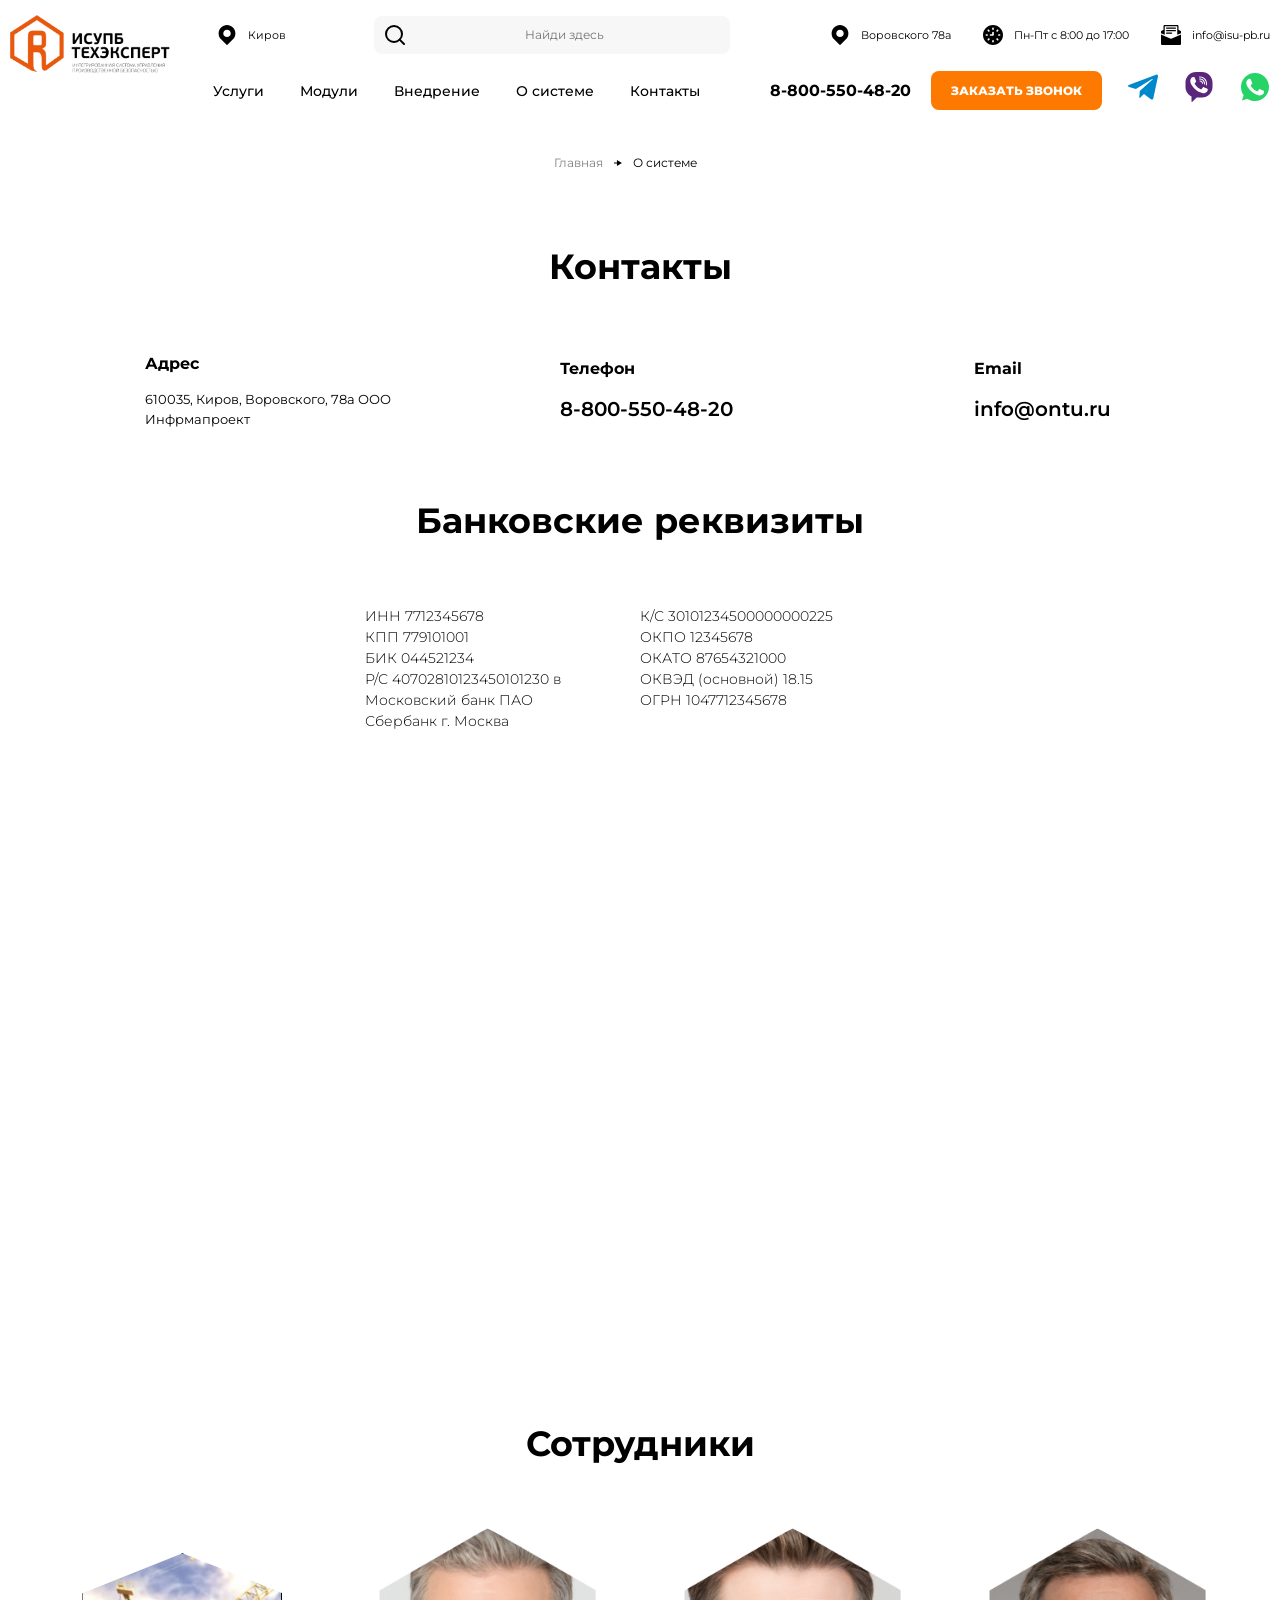
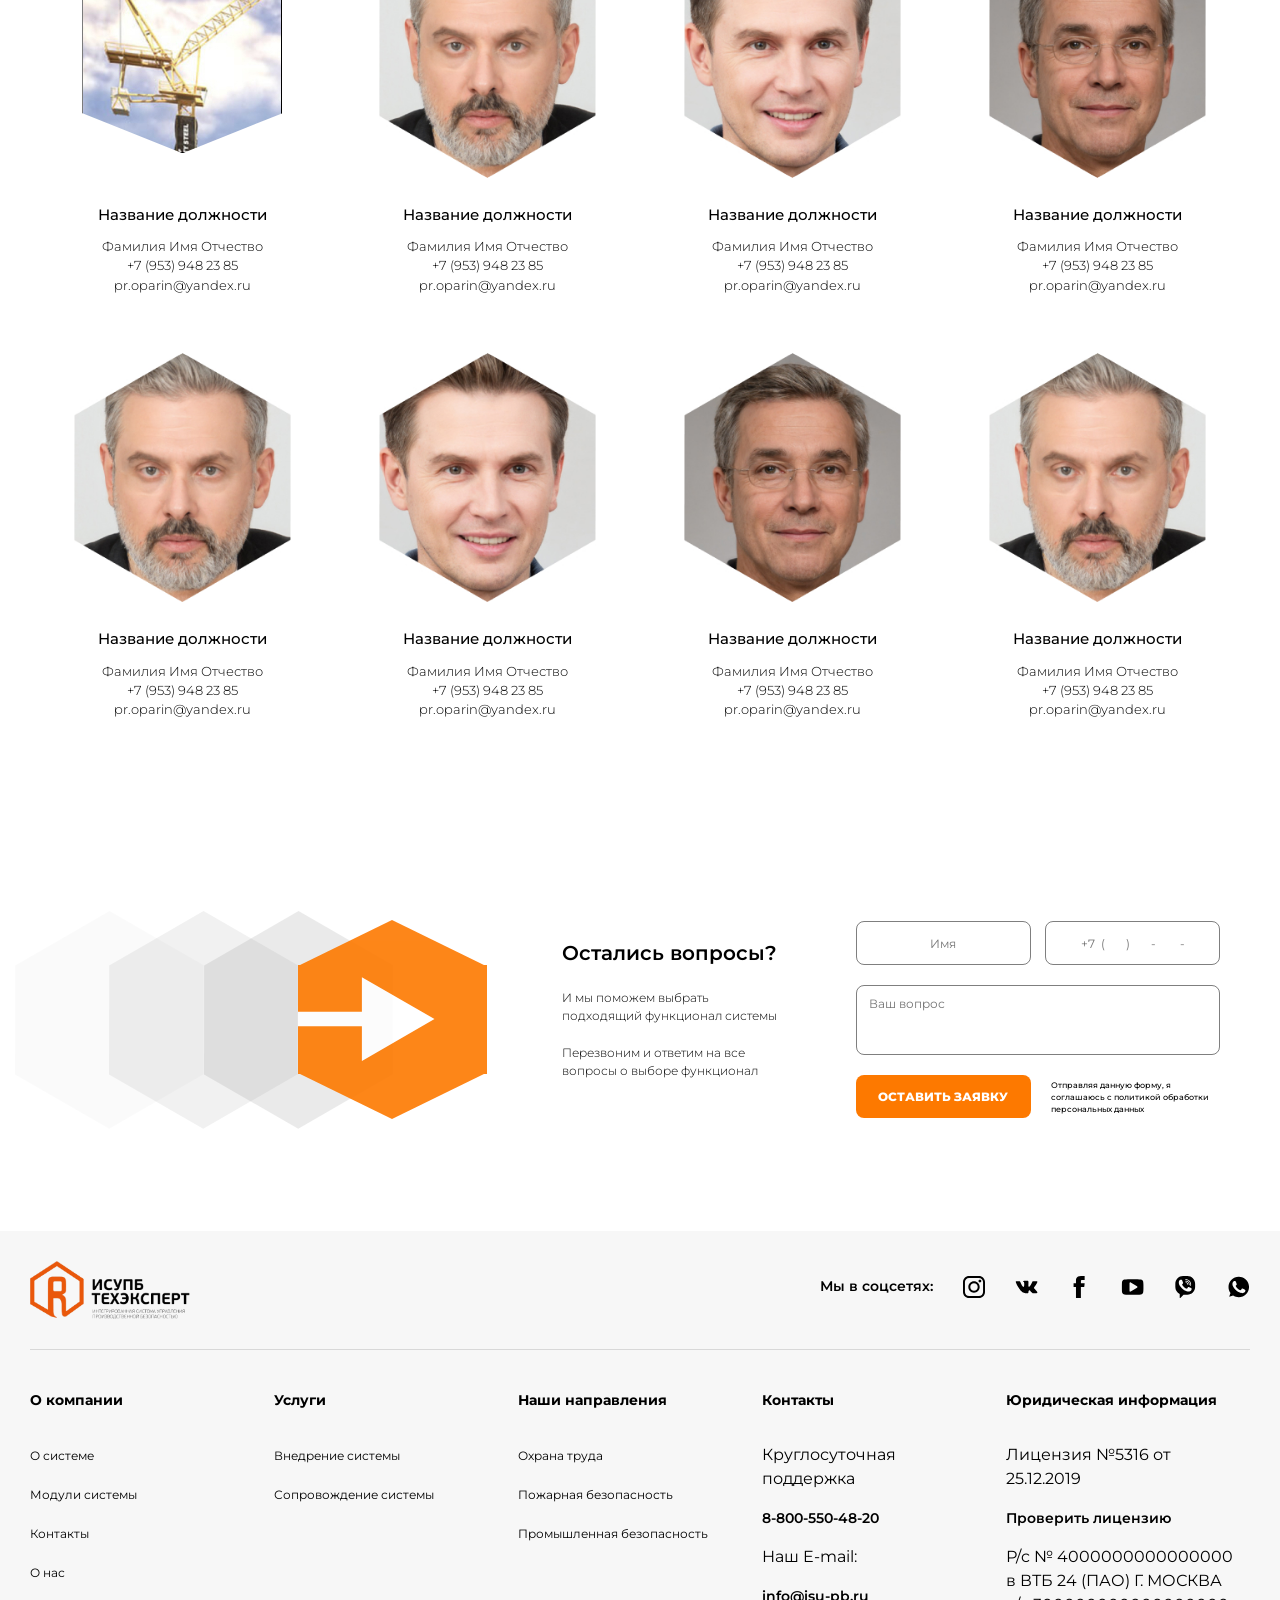
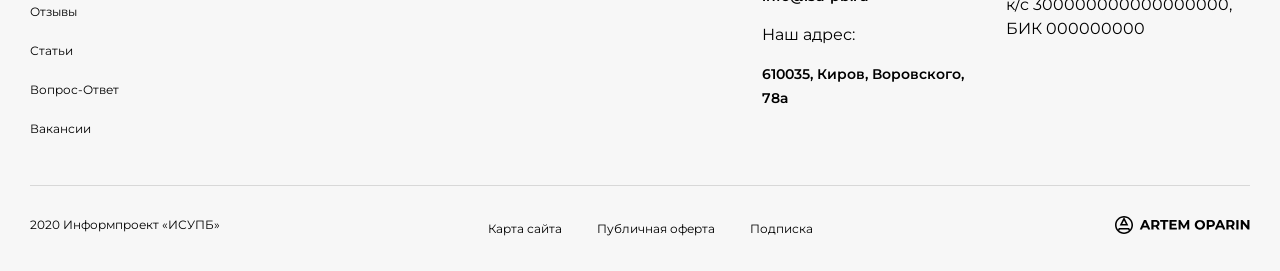
<file: contacts.html>
<!doctype html>
<html lang="ru">

<head>
  <meta charset="UTF-8">
  <meta name="viewport" content="width=device-width,initial-scale=1">
  <meta http-equiv="X-UA-Compatible" content="ie=edge">
  <title>ISUPB</title>
  <link href="vendors~main.css" rel="stylesheet">
  <link href="main.css" rel="stylesheet">
</head>

<body>
  <header class="header">
    <div class="header__burger"><span></span></div>
    <div class="header__burger-fixed"></div><a href="index.html" class="logo"><img src="img/logo-header.jpg" alt="logo" class="logo_img"></a>
    <section class="header-info">
      <div class="header-info__top"><a href="#" class="location js-region">
          <div class="location__item"><svg width="20" height="20" viewBox="0 0 20 20" fill="none" xmlns="http://www.w3.org/2000/svg">
              <path d="M15.9291 2.45591C14.3454 0.872191 12.2397 0 10.0001 0C7.76042 0 5.65478 0.872152 4.07099 2.45591C2.4873 4.03959 1.61511 6.14514 1.61511 8.3848C1.61511 10.6245 2.4873 12.7301 4.07099 14.3138L9.58578 19.8284C9.7002 19.9429 9.85016 20 10.0001 20C10.15 20 10.3 19.9428 10.4144 19.8284L15.929 14.3138C17.5127 12.7301 18.3849 10.6245 18.3849 8.38484C18.3849 6.1451 17.5127 4.03955 15.9291 2.45591ZM12.6334 11.018C11.93 11.7214 10.9949 12.1088 10.0001 12.1088C9.00539 12.1088 8.07023 11.7214 7.3669 11.0181C6.6635 10.3147 6.27615 9.37953 6.27615 8.3848C6.27615 7.39011 6.6635 6.45495 7.3669 5.75155C8.07023 5.04818 9.00539 4.66084 10.0001 4.66084C10.9949 4.66084 11.93 5.04818 12.6334 5.75155C13.3367 6.45487 13.7241 7.39003 13.7241 8.38476C13.7241 9.37949 13.3367 10.3147 12.6334 11.018Z" fill="black" />
            </svg>
            <div class="location__item-text">Киров</div>
          </div>
        </a>
        <form action="post" method="post" class="form-search"><input type="search" class="form-search__search" placeholder="Найди здесь"></form>
        <ul class="location">
          <li class="location__item"><svg width="20" height="20" viewBox="0 0 20 20" fill="none" xmlns="http://www.w3.org/2000/svg">
              <path d="M15.9291 2.45591C14.3454 0.872191 12.2397 0 10.0001 0C7.76042 0 5.65478 0.872152 4.07099 2.45591C2.4873 4.03959 1.61511 6.14514 1.61511 8.3848C1.61511 10.6245 2.4873 12.7301 4.07099 14.3138L9.58578 19.8284C9.7002 19.9429 9.85016 20 10.0001 20C10.15 20 10.3 19.9428 10.4144 19.8284L15.929 14.3138C17.5127 12.7301 18.3849 10.6245 18.3849 8.38484C18.3849 6.1451 17.5127 4.03955 15.9291 2.45591ZM12.6334 11.018C11.93 11.7214 10.9949 12.1088 10.0001 12.1088C9.00539 12.1088 8.07023 11.7214 7.3669 11.0181C6.6635 10.3147 6.27615 9.37953 6.27615 8.3848C6.27615 7.39011 6.6635 6.45495 7.3669 5.75155C8.07023 5.04818 9.00539 4.66084 10.0001 4.66084C10.9949 4.66084 11.93 5.04818 12.6334 5.75155C13.3367 6.45487 13.7241 7.39003 13.7241 8.38476C13.7241 9.37949 13.3367 10.3147 12.6334 11.018Z" fill="black" />
            </svg>
            <div class="location__item-text">Воровского 78а</div>
          </li>
          <li class="location__item"><svg width="20" height="20" viewBox="0 0 20 20" fill="none" xmlns="http://www.w3.org/2000/svg">
              <path d="M10 0C4.48582 0 0 4.48582 0 10C0 15.5142 4.48582 20 10 20C15.5142 20 20 15.5142 20 10C20 4.48582 15.5142 0 10 0ZM13.5358 5.28582L14.125 4.69664C14.45 4.37082 14.9775 4.37082 15.3033 4.69664C15.6283 5.02164 15.6283 5.54914 15.3033 5.87496L14.7141 6.46414C14.5508 6.62664 14.3383 6.70832 14.125 6.70832C13.9116 6.70832 13.6983 6.62664 13.5358 6.46414C13.21 6.13832 13.21 5.61082 13.5358 5.28582ZM4.69668 4.69668C5.0225 4.37086 5.55 4.37086 5.875 4.69668L6.46418 5.28586C6.79 5.61086 6.79 6.13836 6.46418 6.46418C6.30168 6.62668 6.08836 6.70836 5.875 6.70836C5.66168 6.70836 5.44918 6.62668 5.28582 6.46418L4.69668 5.875C4.37168 5.54918 4.37168 5.02168 4.69668 4.69668ZM3.33332 10.8333C2.87332 10.8333 2.5 10.4608 2.5 10C2.5 9.53918 2.87332 9.16668 3.33332 9.16668H4.16664C4.62664 9.16668 4.99996 9.53918 4.99996 10C4.99996 10.4608 4.62664 10.8333 4.16664 10.8333H3.33332ZM6.46418 14.7142L5.875 15.3033C5.7125 15.4666 5.49918 15.5475 5.28582 15.5475C5.0725 15.5475 4.86 15.4667 4.69664 15.3033C4.37164 14.9783 4.37164 14.4508 4.69664 14.125L5.28582 13.5358C5.61164 13.2108 6.13914 13.2108 6.46414 13.5358C6.79 13.8617 6.79 14.3892 6.46418 14.7142ZM10.8333 16.6667C10.8333 17.1275 10.46 17.5 10 17.5C9.54 17.5 9.16668 17.1275 9.16668 16.6667V15.8334C9.16668 15.3725 9.54 15 10 15C10.46 15 10.8333 15.3725 10.8333 15.8334V16.6667ZM10.8333 10C10.8333 10.4608 10.46 10.8333 10 10.8333H7.5C7.04 10.8333 6.66668 10.4608 6.66668 10C6.66668 9.53918 7.04 9.16668 7.5 9.16668H9.16668V7.5C9.16668 7.03918 9.54 6.66668 10 6.66668C10.46 6.66668 10.8333 7.03918 10.8333 7.5V10ZM10.8333 4.16668C10.8333 4.6275 10.46 5 10 5C9.54 5 9.16668 4.6275 9.16668 4.16668V3.33332C9.16668 2.8725 9.54 2.5 10 2.5C10.46 2.5 10.8333 2.8725 10.8333 3.33332V4.16668ZM15.3033 15.3033C15.14 15.4666 14.9275 15.5475 14.7141 15.5475C14.5008 15.5475 14.2875 15.4667 14.125 15.3033L13.5358 14.7141C13.21 14.3891 13.21 13.8616 13.5358 13.5358C13.8608 13.2108 14.3883 13.2108 14.7141 13.5358L15.3033 14.125C15.6283 14.4508 15.6283 14.9783 15.3033 15.3033ZM16.6667 10.8333H15.8334C15.3733 10.8333 15 10.4608 15 10C15 9.53918 15.3733 9.16668 15.8333 9.16668H16.6666C17.1266 9.16668 17.5 9.53918 17.5 10C17.5 10.4608 17.1267 10.8333 16.6667 10.8333Z" fill="black" />
            </svg>
            <div class="location__item-text">Пн-Пт с 8:00 до 17:00</div>
          </li>
          <li class="location__item"><svg width="20" height="20" viewBox="0 0 20 20" fill="none" xmlns="http://www.w3.org/2000/svg">
              <path d="M10.2437 13.7C10.1662 13.7337 10.0825 13.75 10 13.75C9.9175 13.75 9.83375 13.7337 9.75625 13.7L0 9.56873V18.75C0 19.44 0.56 20 1.25 20H18.75C19.44 20 20 19.44 20 18.75V9.56873L10.2437 13.7Z" fill="black" />
              <path d="M19.7125 6.0625L17.5 4.6625V1.25C17.5 0.5625 16.9375 0 16.25 0H3.75C3.0625 0 2.5 0.5625 2.5 1.25V4.6625L0.2875 6.0625C0.1125 6.175 0 6.375 0 6.5875V8.2125L3.75 9.8V1.25H16.25V9.8L20 8.2125V6.5875C20 6.375 19.8875 6.175 19.7125 6.0625Z" fill="black" />
              <path d="M14.375 2.5H5.625C5.28 2.5 5 2.78 5 3.125C5 3.47 5.28 3.75 5.625 3.75H14.375C14.72 3.75 15 3.47 15 3.125C15 2.78 14.72 2.5 14.375 2.5Z" fill="black" />
              <path d="M14.375 5H5.625C5.28 5 5 5.28 5 5.625C5 5.97 5.28 6.25 5.625 6.25H14.375C14.72 6.25 15 5.97 15 5.625C15 5.28 14.72 5 14.375 5Z" fill="black" />
              <path d="M10.625 7.5H5.625C5.28 7.5 5 7.78 5 8.125C5 8.47 5.28 8.75 5.625 8.75H10.625C10.97 8.75 11.25 8.47 11.25 8.125C11.25 7.78 10.97 7.5 10.625 7.5Z" fill="black" />
            </svg> <a href="mailto:info@isu-pb.ru" class="location__item-text">info@isu-pb.ru</a></li>
        </ul>
      </div>
      <div class="header-info__bottom">
        <nav class="menu">
          <ul id="menu-header">
            <li><a href="#">Услуги</a></li>
            <li><a href="aboutmodules.html">Модули</a></li>
            <li><a href="introduction.html">Внедрение</a></li>
            <li><a href="aboutsystem.html">О системе</a></li>
            <li><a href="contacts.html">Контакты</a></li>
          </ul>
          <ul class="location menu__location">
            <li class="location__item"><svg width="20" height="20" viewBox="0 0 20 20" fill="none" xmlns="http://www.w3.org/2000/svg">
                <path d="M15.9291 2.45591C14.3454 0.872191 12.2397 0 10.0001 0C7.76042 0 5.65478 0.872152 4.07099 2.45591C2.4873 4.03959 1.61511 6.14514 1.61511 8.3848C1.61511 10.6245 2.4873 12.7301 4.07099 14.3138L9.58578 19.8284C9.7002 19.9429 9.85016 20 10.0001 20C10.15 20 10.3 19.9428 10.4144 19.8284L15.929 14.3138C17.5127 12.7301 18.3849 10.6245 18.3849 8.38484C18.3849 6.1451 17.5127 4.03955 15.9291 2.45591ZM12.6334 11.018C11.93 11.7214 10.9949 12.1088 10.0001 12.1088C9.00539 12.1088 8.07023 11.7214 7.3669 11.0181C6.6635 10.3147 6.27615 9.37953 6.27615 8.3848C6.27615 7.39011 6.6635 6.45495 7.3669 5.75155C8.07023 5.04818 9.00539 4.66084 10.0001 4.66084C10.9949 4.66084 11.93 5.04818 12.6334 5.75155C13.3367 6.45487 13.7241 7.39003 13.7241 8.38476C13.7241 9.37949 13.3367 10.3147 12.6334 11.018Z" fill="black" />
              </svg>
              <h3 class="location__item-text">Воровского 78а</h3>
            </li>
            <li class="location__item"><svg width="20" height="20" viewBox="0 0 20 20" fill="none" xmlns="http://www.w3.org/2000/svg">
                <path d="M10 0C4.48582 0 0 4.48582 0 10C0 15.5142 4.48582 20 10 20C15.5142 20 20 15.5142 20 10C20 4.48582 15.5142 0 10 0ZM13.5358 5.28582L14.125 4.69664C14.45 4.37082 14.9775 4.37082 15.3033 4.69664C15.6283 5.02164 15.6283 5.54914 15.3033 5.87496L14.7141 6.46414C14.5508 6.62664 14.3383 6.70832 14.125 6.70832C13.9116 6.70832 13.6983 6.62664 13.5358 6.46414C13.21 6.13832 13.21 5.61082 13.5358 5.28582ZM4.69668 4.69668C5.0225 4.37086 5.55 4.37086 5.875 4.69668L6.46418 5.28586C6.79 5.61086 6.79 6.13836 6.46418 6.46418C6.30168 6.62668 6.08836 6.70836 5.875 6.70836C5.66168 6.70836 5.44918 6.62668 5.28582 6.46418L4.69668 5.875C4.37168 5.54918 4.37168 5.02168 4.69668 4.69668ZM3.33332 10.8333C2.87332 10.8333 2.5 10.4608 2.5 10C2.5 9.53918 2.87332 9.16668 3.33332 9.16668H4.16664C4.62664 9.16668 4.99996 9.53918 4.99996 10C4.99996 10.4608 4.62664 10.8333 4.16664 10.8333H3.33332ZM6.46418 14.7142L5.875 15.3033C5.7125 15.4666 5.49918 15.5475 5.28582 15.5475C5.0725 15.5475 4.86 15.4667 4.69664 15.3033C4.37164 14.9783 4.37164 14.4508 4.69664 14.125L5.28582 13.5358C5.61164 13.2108 6.13914 13.2108 6.46414 13.5358C6.79 13.8617 6.79 14.3892 6.46418 14.7142ZM10.8333 16.6667C10.8333 17.1275 10.46 17.5 10 17.5C9.54 17.5 9.16668 17.1275 9.16668 16.6667V15.8334C9.16668 15.3725 9.54 15 10 15C10.46 15 10.8333 15.3725 10.8333 15.8334V16.6667ZM10.8333 10C10.8333 10.4608 10.46 10.8333 10 10.8333H7.5C7.04 10.8333 6.66668 10.4608 6.66668 10C6.66668 9.53918 7.04 9.16668 7.5 9.16668H9.16668V7.5C9.16668 7.03918 9.54 6.66668 10 6.66668C10.46 6.66668 10.8333 7.03918 10.8333 7.5V10ZM10.8333 4.16668C10.8333 4.6275 10.46 5 10 5C9.54 5 9.16668 4.6275 9.16668 4.16668V3.33332C9.16668 2.8725 9.54 2.5 10 2.5C10.46 2.5 10.8333 2.8725 10.8333 3.33332V4.16668ZM15.3033 15.3033C15.14 15.4666 14.9275 15.5475 14.7141 15.5475C14.5008 15.5475 14.2875 15.4667 14.125 15.3033L13.5358 14.7141C13.21 14.3891 13.21 13.8616 13.5358 13.5358C13.8608 13.2108 14.3883 13.2108 14.7141 13.5358L15.3033 14.125C15.6283 14.4508 15.6283 14.9783 15.3033 15.3033ZM16.6667 10.8333H15.8334C15.3733 10.8333 15 10.4608 15 10C15 9.53918 15.3733 9.16668 15.8333 9.16668H16.6666C17.1266 9.16668 17.5 9.53918 17.5 10C17.5 10.4608 17.1267 10.8333 16.6667 10.8333Z" fill="black" />
              </svg>
              <h3 class="location__item-text">Пн-Пт с 8:00 до 17:00</h3>
            </li>
            <li class="location__item"><svg width="20" height="20" viewBox="0 0 20 20" fill="none" xmlns="http://www.w3.org/2000/svg">
                <path d="M10.2437 13.7C10.1662 13.7337 10.0825 13.75 10 13.75C9.9175 13.75 9.83375 13.7337 9.75625 13.7L0 9.56873V18.75C0 19.44 0.56 20 1.25 20H18.75C19.44 20 20 19.44 20 18.75V9.56873L10.2437 13.7Z" fill="black" />
                <path d="M19.7125 6.0625L17.5 4.6625V1.25C17.5 0.5625 16.9375 0 16.25 0H3.75C3.0625 0 2.5 0.5625 2.5 1.25V4.6625L0.2875 6.0625C0.1125 6.175 0 6.375 0 6.5875V8.2125L3.75 9.8V1.25H16.25V9.8L20 8.2125V6.5875C20 6.375 19.8875 6.175 19.7125 6.0625Z" fill="black" />
                <path d="M14.375 2.5H5.625C5.28 2.5 5 2.78 5 3.125C5 3.47 5.28 3.75 5.625 3.75H14.375C14.72 3.75 15 3.47 15 3.125C15 2.78 14.72 2.5 14.375 2.5Z" fill="black" />
                <path d="M14.375 5H5.625C5.28 5 5 5.28 5 5.625C5 5.97 5.28 6.25 5.625 6.25H14.375C14.72 6.25 15 5.97 15 5.625C15 5.28 14.72 5 14.375 5Z" fill="black" />
                <path d="M10.625 7.5H5.625C5.28 7.5 5 7.78 5 8.125C5 8.47 5.28 8.75 5.625 8.75H10.625C10.97 8.75 11.25 8.47 11.25 8.125C11.25 7.78 10.97 7.5 10.625 7.5Z" fill="black" />
              </svg> <a href="mailto:info@isu-pb.ru" class="location__item-text">info@isu-pb.ru</a></li>
          </ul>
        </nav>
        <nav class="nav-contacts"><a href="tel:8-800-550-48-20" class="nav-contacts__number">8-800-550-48-20 </a><button class="nav-contacts__call btn js-call">ЗАКАЗАТЬ ЗВОНОК</button>
          <div class="nav-contacts__social"><a href="#" class="nav-contacts__link">
              <div class="telegramm"><svg width="30" height="30" viewBox="0 0 30 30" fill="none" xmlns="http://www.w3.org/2000/svg">
                  <g clip-path="url(#clip0)">
                    <path d="M11.7712 18.9762L11.275 25.9562C11.985 25.9562 12.2925 25.6512 12.6612 25.285L15.99 22.1037L22.8875 27.155C24.1525 27.86 25.0437 27.4887 25.385 25.9912L29.9125 4.77625L29.9137 4.775C30.315 2.905 29.2375 2.17375 28.005 2.6325L1.39248 12.8212C-0.423772 13.5262 -0.396272 14.5387 1.08373 14.9975L7.88748 17.1137L23.6912 7.225C24.435 6.7325 25.1112 7.005 24.555 7.4975L11.7712 18.9762Z" fill="#0088CC" />
                  </g>
                  <defs>
                    <clipPath id="clip0">
                      <rect width="30" height="30" fill="white" />
                    </clipPath>
                  </defs>
                </svg></div>
            </a><a href="#" class="nav-contacts__link">
              <div class="viber"><svg width="30" height="30" viewBox="0 0 30 30" fill="none" xmlns="http://www.w3.org/2000/svg">
                  <g clip-path="url(#clip1)">
                    <path d="M18.0004 0H11.9996C6.20911 0 1.49829 4.71082 1.49829 10.5013V15.0019C1.49829 19.0672 3.84286 22.7565 7.49906 24.4918V29.5038C7.49906 29.9389 8.04345 30.1665 8.35271 29.8574L12.7068 25.5033H18.0004C23.7908 25.5033 28.5017 20.7925 28.5017 15.0019V10.5013C28.5017 4.71082 23.7908 0 18.0004 0Z" fill="#59267C" />
                    <path d="M12.2795 10.7718L12.7684 10.2829L12.7689 10.2823L12.2794 10.7718L12.2795 10.7718Z" fill="#E5E5E5" />
                    <path d="M17.7188 15.2327L17.2251 15.7264L17.2252 15.7265L17.7189 15.2328L17.7188 15.2327Z" fill="#E5E5E5" />
                    <path d="M16.0003 8.50098C15.7241 8.50098 15.5002 8.72486 15.5002 9.00102C15.5002 9.27717 15.7241 9.50105 16.0003 9.50105C17.1033 9.50105 18.0006 10.3984 18.0006 11.5013C18.0006 11.7738 18.2281 12.0014 18.5006 12.0014C18.7731 12.0014 19.0006 11.7738 19.0006 11.5013C19.0007 9.84687 17.6547 8.50098 16.0003 8.50098Z" fill="white" />
                    <path d="M16.0002 6.50078C15.8152 6.50078 15.6285 6.51103 15.4453 6.53125C15.1708 6.56154 14.9728 6.80863 15.0031 7.0832C15.0334 7.35777 15.281 7.55523 15.555 7.52541C15.702 7.50918 15.8517 7.50092 16.0002 7.50092C18.2061 7.50092 20.0007 9.29552 20.0007 11.5014C20.0007 11.6499 19.9924 11.7997 19.9762 11.9467C19.9463 12.2174 20.1475 12.4688 20.4184 12.4986C20.6892 12.5284 20.9404 12.3273 20.9704 12.0564C20.9906 11.8731 21.0008 11.6864 21.0008 11.5014C21.0008 8.7441 18.7576 6.50078 16.0002 6.50078Z" fill="white" />
                    <path d="M16.0008 4.5005C15.8221 4.5005 15.6411 4.5073 15.463 4.52084C15.1876 4.54169 14.9812 4.78193 15.0021 5.05726C15.0229 5.33265 15.2639 5.53902 15.5385 5.51816C15.6916 5.5065 15.8472 5.50064 16.0008 5.50064C19.3096 5.50064 22.0016 8.19256 22.0016 11.5014C22.0016 11.9696 21.9475 12.4356 21.841 12.8866C21.7799 13.145 21.939 13.4136 22.1953 13.4837C22.4649 13.5576 22.7501 13.3885 22.8143 13.1166C22.9386 12.5904 23.0017 12.047 23.0017 11.5014C23.0017 7.64107 19.8611 4.5005 16.0008 4.5005Z" fill="white" />
                    <path d="M23.4372 19.0718C23.0807 20.0759 21.6658 20.9086 20.5373 21.1518C19.7652 21.3158 18.7567 21.4466 15.3617 20.0427C11.0192 18.2483 8.2227 13.8469 8.00474 13.5614C7.79602 13.2758 6.25 11.2308 6.25 9.11579C6.25 7.00078 7.32686 5.97091 7.76092 5.52875C8.11741 5.16581 8.70663 5 9.27184 5C9.45471 5 9.6191 5.00921 9.76687 5.01658C10.2009 5.035 10.4189 5.0608 10.7052 5.74431C11.0617 6.60099 11.9298 8.716 12.0332 8.9334C12.1385 9.15079 12.2438 9.44557 12.0961 9.73113C11.9575 10.0259 11.8356 10.1567 11.6177 10.4073C11.3997 10.6578 11.1928 10.8494 10.9749 11.1184C10.7754 11.3524 10.55 11.6029 10.8012 12.0359C11.0524 12.4596 11.9206 13.8727 13.1988 15.0076C14.8482 16.4723 16.1855 16.9402 16.6639 17.1392C17.0204 17.2866 17.4452 17.2516 17.7057 16.9752C18.0363 16.6196 18.4445 16.0301 18.8601 15.4498C19.1556 15.0334 19.5288 14.9818 19.9203 15.1292C20.3193 15.2674 22.4305 16.3083 22.8646 16.5238C23.2987 16.7412 23.585 16.8444 23.6903 17.0268C23.7937 17.2092 23.7937 18.0659 23.4372 19.0718Z" fill="white" />
                  </g>
                  <defs>
                    <clipPath id="clip1">
                      <rect width="30" height="30" fill="white" />
                    </clipPath>
                  </defs>
                </svg></div>
            </a><a href="#" class="nav-contacts__link">
              <div class="whatsapp"><svg width="30" height="30" viewBox="0 0 30 30" fill="none" xmlns="http://www.w3.org/2000/svg">
                  <path d="M15.0035 1H14.9965C7.27725 1 1 7.279 1 15C1 18.0625 1.987 20.901 3.66525 23.2057L1.9205 28.4067L7.30175 26.6865C9.5155 28.153 12.1562 29 15.0035 29C22.7227 29 29 22.7192 29 15C29 7.28075 22.7227 1 15.0035 1Z" fill="#25D366" />
                  <path d="M23.7319 21.1819C23.37 22.2037 21.9338 23.0512 20.7882 23.2987C20.0044 23.4656 18.9807 23.5987 15.5344 22.17C11.1263 20.3437 8.28753 15.8644 8.06628 15.5737C7.85441 15.2831 6.28503 13.2019 6.28503 11.0494C6.28503 8.89687 7.37816 7.84875 7.81878 7.39875C8.18066 7.02938 8.77878 6.86063 9.35253 6.86063C9.53816 6.86063 9.70503 6.87 9.85503 6.8775C10.2957 6.89625 10.5169 6.9225 10.8075 7.61813C11.1694 8.49 12.0507 10.6425 12.1557 10.8637C12.2625 11.085 12.3694 11.385 12.2194 11.6756C12.0788 11.9756 11.955 12.1087 11.7338 12.3637C11.5125 12.6187 11.3025 12.8137 11.0813 13.0875C10.8788 13.3256 10.65 13.5806 10.905 14.0212C11.16 14.4525 12.0413 15.8906 13.3388 17.0456C15.0132 18.5362 16.3707 19.0125 16.8563 19.215C17.2182 19.365 17.6494 19.3294 17.9138 19.0481C18.2494 18.6862 18.6638 18.0862 19.0857 17.4956C19.3857 17.0719 19.7644 17.0194 20.1619 17.1694C20.5669 17.31 22.71 18.3694 23.1507 18.5887C23.5913 18.81 23.8819 18.915 23.9888 19.1006C24.0938 19.2862 24.0938 20.1581 23.7319 21.1819Z" fill="white" />
                </svg></div>
            </a></div>
        </nav>
      </div>
    </section>
  </header><!-- !header -->
  <main>
    <nav class="headcrumbs">
      <ul class="headcrumbs__list">
        <li class="headcrumbs__item"><a href="index.html" class="headcrumbs__link">Главная</a></li>
        <li class="headcrumbs__item"><a href="#" class="headcrumbs__link">О системе</a></li>
      </ul>
    </nav>
    <section class="contacts wrapper">
      <h1 class="title">Контакты</h1>
      <div class="board board-contacts">
        <div class="board-contacts__item">
          <div class="board-contacts__title">Адрес</div>
          <div class="board-contacts__description">610035, Киров, Воровского, 78а ООО Инфрмапроект</div>
        </div>
        <div class="board-contacts__item">
          <div class="board-contacts__title">Телефон</div>
          <div class="board-contacts__description"><a href="tel:88005504820" class="board-contacts__link">8-800-550-48-20</a></div>
        </div>
        <div class="board-contacts__item">
          <div class="board-contacts__title">Email</div>
          <div class="board-contacts__description"><a href="mailto:info@ontu.ru" class="board-contacts__link">info@ontu.ru</a></div>
        </div>
      </div>
    </section><!-- !contacts -->
    <section class="requisites">
      <h2 class="title">Банковские реквизиты</h2>
      <div class="requisites__board">
        <ul class="requisites__list">
          <li class="requisites__item">ИНН 7712345678</li>
          <li class="requisites__item">КПП 779101001</li>
          <li class="requisites__item">БИК 044521234</li>
          <li class="requisites__item">Р/С 40702810123450101230 в Московский банк ПАО Сбербанк г. Москва</li>
        </ul>
        <ul class="requisites__list">
          <li class="requisites__item">К/С 30101234500000000225</li>
          <li class="requisites__item">ОКПО 12345678</li>
          <li class="requisites__item">ОКАТО 87654321000</li>
          <li class="requisites__item">ОКВЭД (основной) 18.15</li>
          <li class="requisites__item">ОГРН 1047712345678</li>
        </ul>
      </div>
    </section><!-- !requisites -->
    <section class="map"><iframe class="map__item" src="https://yandex.ru/map-widget/v1/?um=constructor%3A0b64ad38c44dd722255b6d698fd6bd22dd51726b2b0d6668f444b7b80be4ba85&amp;source=constructor"></iframe></section><!-- !map -->
    <section class="employees">
      <h2 class="title employees__title">Сотрудники</h2>
      <div class="board">
        <div class="employees__item">
          <div class="employees__img"><img src="img/module404.jpg" alt="employees"></div>
          <div class="employees__name">Название должности</div>
          <ul class="employees__info">
            <li class="employees__list">Фамилия Имя Отчество</li>
            <li class="employees__list"><a href="tel:+79539482385" class="employees__link">+7 (953) 948 23 85</a></li>
            <li class="employees__list"><a href="mailto:pr.oparin@yandex.ru" class="employees__link">pr.oparin@yandex.ru</a></li>
          </ul>
        </div>
        <div class="employees__item">
          <div class="employees__img"><img src="img/employees2.jpg" alt="employees"></div>
          <div class="employees__name">Название должности</div>
          <ul class="employees__info">
            <li class="employees__list">Фамилия Имя Отчество</li>
            <li class="employees__list"><a href="tel:+79539482385" class="employees__link">+7 (953) 948 23 85</a></li>
            <li class="employees__list"><a href="mailto:pr.oparin@yandex.ru" class="employees__link">pr.oparin@yandex.ru</a></li>
          </ul>
        </div>
        <div class="employees__item">
          <div class="employees__img"><img src="img/employees3.jpg" alt="employees"></div>
          <div class="employees__name">Название должности</div>
          <ul class="employees__info">
            <li class="employees__list">Фамилия Имя Отчество</li>
            <li class="employees__list"><a href="tel:+79539482385" class="employees__link">+7 (953) 948 23 85</a></li>
            <li class="employees__list"><a href="mailto:pr.oparin@yandex.ru" class="employees__link">pr.oparin@yandex.ru</a></li>
          </ul>
        </div>
        <div class="employees__item">
          <div class="employees__img"><img src="img/employees1.jpg" alt="employees"></div>
          <div class="employees__name">Название должности</div>
          <ul class="employees__info">
            <li class="employees__list">Фамилия Имя Отчество</li>
            <li class="employees__list"><a href="tel:+79539482385" class="employees__link">+7 (953) 948 23 85</a></li>
            <li class="employees__list"><a href="mailto:pr.oparin@yandex.ru" class="employees__link">pr.oparin@yandex.ru</a></li>
          </ul>
        </div>
        <div class="employees__item">
          <div class="employees__img"><img src="img/employees2.jpg" alt="employees"></div>
          <div class="employees__name">Название должности</div>
          <ul class="employees__info">
            <li class="employees__list">Фамилия Имя Отчество</li>
            <li class="employees__list"><a href="tel:+79539482385" class="employees__link">+7 (953) 948 23 85</a></li>
            <li class="employees__list"><a href="mailto:pr.oparin@yandex.ru" class="employees__link">pr.oparin@yandex.ru</a></li>
          </ul>
        </div>
        <div class="employees__item">
          <div class="employees__img"><img src="img/employees3.jpg" alt="employees"></div>
          <div class="employees__name">Название должности</div>
          <ul class="employees__info">
            <li class="employees__list">Фамилия Имя Отчество</li>
            <li class="employees__list"><a href="tel:+79539482385" class="employees__link">+7 (953) 948 23 85</a></li>
            <li class="employees__list"><a href="mailto:pr.oparin@yandex.ru" class="employees__link">pr.oparin@yandex.ru</a></li>
          </ul>
        </div>
        <div class="employees__item">
          <div class="employees__img"><img src="img/employees1.jpg" alt="employees"></div>
          <div class="employees__name">Название должности</div>
          <ul class="employees__info">
            <li class="employees__list">Фамилия Имя Отчество</li>
            <li class="employees__list"><a href="tel:+79539482385" class="employees__link">+7 (953) 948 23 85</a></li>
            <li class="employees__list"><a href="mailto:pr.oparin@yandex.ru" class="employees__link">pr.oparin@yandex.ru</a></li>
          </ul>
        </div>
        <div class="employees__item">
          <div class="employees__img"><img src="img/employees2.jpg" alt="employees"></div>
          <div class="employees__name">Название должности</div>
          <ul class="employees__info">
            <li class="employees__list">Фамилия Имя Отчество</li>
            <li class="employees__list"><a href="tel:+79539482385" class="employees__link">+7 (953) 948 23 85</a></li>
            <li class="employees__list"><a href="mailto:pr.oparin@yandex.ru" class="employees__link">pr.oparin@yandex.ru</a></li>
          </ul>
        </div>
      </div>
    </section><!-- !employees -->
    <section class="requisition">
      <div class="requisition-img"><svg class="requisition-img__hexagon" width="260" height="300" viewBox="0 0 260 300" fill="none" xmlns="http://www.w3.org/2000/svg">
          <g style="mix-blend-mode:hard-light">
            <path fill-rule="evenodd" clip-rule="evenodd" d="M130.22 0L0.220301 75.1905L0 225.19L129.78 300L259.78 224.81L260 74.8095L130.22 0Z" fill="#7E7E7E" />
          </g>
        </svg> <svg class="requisition-img__hexagon" width="260" height="300" viewBox="0 0 260 300" fill="none" xmlns="http://www.w3.org/2000/svg">
          <g style="mix-blend-mode:hard-light">
            <path fill-rule="evenodd" clip-rule="evenodd" d="M130.22 0L0.220301 75.1905L0 225.19L129.78 300L259.78 224.81L260 74.8095L130.22 0Z" fill="#7D7D7D" />
          </g>
        </svg> <svg class="requisition-img__hexagon" width="260" height="300" viewBox="0 0 260 300" fill="none" xmlns="http://www.w3.org/2000/svg">
          <g style="mix-blend-mode:hard-light">
            <path fill-rule="evenodd" clip-rule="evenodd" d="M130.22 0L0.220301 75.1905L0 225.19L129.78 300L259.78 224.81L260 74.8095L130.22 0Z" fill="#777777" />
          </g>
        </svg>
        <div class="request__hexagon requisition-img__hexagon"><svg width="188" height="116" viewBox="0 0 188 116" fill="none" xmlns="http://www.w3.org/2000/svg">
            <path d="M188 58L88 0.264973V115.735L188 58ZM0 68H98V48H0V68Z" fill="white" />
          </svg></div>
      </div>
      <div class="requisition-text">
        <div class="requisition-text__title">Остались вопросы?</div>
        <div class="requisition-text__subtitle">И мы поможем выбрать подходящий функционал системы</div>
        <div class="requisition-text__subtitle">Перезвоним и ответим на все вопросы о выборе функционал</div>
      </div>
      <form action="post" class="query-form">
        <div class="query-form__block"><input type="text" class="query-form__name form-name form-input" placeholder="Имя"> <input type="tel" class="query-form__tel form-input" placeholder="+7  (       )       -        -"> <textarea name="textarea" cols="30" rows="10" class="query-form__quest form-input" placeholder="Ваш вопрос"></textarea>
          <footer class="query-form__footer"><a href="#" class="query-form__submit btn">Оставить заявку</a>
            <div class="query-form__agreement agreement">Отправляя данную форму, я соглашаюсь с политикой обработки персональных данных</div>
          </footer>
        </div>
      </form>
    </section><!-- !requisition -->
  </main>
  <footer class="footer">
    <section class="footer-header"><a href="index.html" class="logo"><img src="img/logo.png" alt="logo" class="logo_img"></a>
      <div class="footer-social">
        <h3 class="footer-social__title">Мы в соцсетях:</h3><a class="footer-social__item"><svg width="22" height="22" viewBox="0 0 22 22" fill="none" xmlns="http://www.w3.org/2000/svg">
            <path d="M15.9286 0H6.07104C2.72347 0 0 2.7236 0 6.07117V15.9287C0 19.2764 2.72347 21.9999 6.07104 21.9999H15.9286C19.2764 21.9999 21.9999 19.2763 21.9999 15.9287V6.07117C22 2.7236 19.2764 0 15.9286 0ZM20.0481 15.9287C20.0481 18.2001 18.2001 20.0479 15.9287 20.0479H6.07104C3.79977 20.0481 1.95193 18.2001 1.95193 15.9287V6.07117C1.95193 3.7999 3.79977 1.95193 6.07104 1.95193H15.9286C18.2 1.95193 20.0479 3.7999 20.0479 6.07117V15.9287H20.0481Z" fill="black" />
            <path d="M10.9999 5.33105C7.87404 5.33105 5.33105 7.87403 5.33105 10.9999C5.33105 14.1256 7.87404 16.6684 10.9999 16.6684C14.1257 16.6684 16.6687 14.1256 16.6687 10.9999C16.6687 7.87403 14.1257 5.33105 10.9999 5.33105ZM10.9999 14.7163C8.95046 14.7163 7.28299 13.0491 7.28299 10.9997C7.28299 8.9502 8.95033 7.28286 10.9999 7.28286C13.0494 7.28286 14.7167 8.9502 14.7167 10.9997C14.7167 13.0491 13.0493 14.7163 10.9999 14.7163Z" fill="black" />
            <path d="M16.9064 3.67676C16.5303 3.67676 16.1609 3.82901 15.8953 4.09577C15.6284 4.36124 15.475 4.7308 15.475 5.10818C15.475 5.48438 15.6285 5.85382 15.8953 6.12058C16.1608 6.38604 16.5303 6.5396 16.9064 6.5396C17.2838 6.5396 17.652 6.38604 17.9188 6.12058C18.1856 5.85382 18.3378 5.48425 18.3378 5.10818C18.3378 4.7308 18.1856 4.36124 17.9188 4.09577C17.6533 3.82901 17.2838 3.67676 16.9064 3.67676Z" fill="black" />
          </svg> </a><a class="footer-social__item"><svg width="23" height="22" viewBox="0 0 23 22" fill="none" xmlns="http://www.w3.org/2000/svg">
            <g clip-path="url(#clip3)">
              <path d="M22.4389 16.0595C22.4123 16.0021 22.3874 15.9544 22.3644 15.9163C21.9827 15.2288 21.2533 14.385 20.1766 13.3846L20.1538 13.3617L20.1424 13.3505L20.1309 13.339H20.1194C19.6307 12.8731 19.3212 12.5599 19.1917 12.3996C18.9546 12.0941 18.9014 11.7849 19.031 11.4716C19.1226 11.2349 19.4665 10.735 20.0619 9.97124C20.3752 9.56648 20.6232 9.24207 20.8064 8.99766C22.1276 7.24121 22.7004 6.11882 22.5247 5.63004L22.4564 5.51582C22.4106 5.44706 22.2922 5.38415 22.1015 5.32678C21.9104 5.26953 21.6661 5.26006 21.3682 5.29821L18.0694 5.321C18.016 5.30206 17.9396 5.30383 17.8402 5.32678C17.7409 5.34973 17.6913 5.36124 17.6913 5.36124L17.6339 5.38993L17.5883 5.42439C17.5501 5.44718 17.5081 5.48726 17.4622 5.54455C17.4166 5.60164 17.3784 5.66864 17.348 5.74499C16.9888 6.66899 16.5805 7.52807 16.1222 8.3222C15.8396 8.79574 15.5801 9.20612 15.3431 9.5536C15.1065 9.90096 14.9079 10.1569 14.7477 10.3209C14.5872 10.4851 14.4424 10.6167 14.3123 10.7161C14.1824 10.8155 14.0833 10.8575 14.0146 10.8421C13.9458 10.8268 13.881 10.8115 13.8197 10.7963C13.7129 10.7275 13.6269 10.634 13.5621 10.5156C13.4971 10.3973 13.4532 10.2483 13.4303 10.0689C13.4076 9.88928 13.3941 9.73482 13.3902 9.60495C13.3866 9.47524 13.3883 9.29178 13.396 9.05507C13.404 8.81824 13.4076 8.658 13.4076 8.57399C13.4076 8.28377 13.4132 7.96879 13.4246 7.62897C13.4361 7.28916 13.4455 7.01991 13.4533 6.82156C13.4611 6.62301 13.4647 6.41294 13.4647 6.19148C13.4647 5.97002 13.4512 5.79634 13.4246 5.67028C13.3982 5.54439 13.3578 5.42218 13.3046 5.30371C13.251 5.18536 13.1727 5.0938 13.0698 5.02881C12.9667 4.9639 12.8386 4.91238 12.6861 4.87411C12.2813 4.78251 11.7659 4.73297 11.1396 4.72526C9.7193 4.71002 8.8067 4.80173 8.40197 5.00028C8.24161 5.08417 8.0965 5.1988 7.96675 5.34379C7.82926 5.51185 7.81008 5.60357 7.90934 5.61865C8.36759 5.6873 8.69199 5.85151 8.88292 6.11112L8.95173 6.24869C9.00525 6.34795 9.05869 6.52367 9.11217 6.77562C9.16557 7.02758 9.20003 7.30629 9.2152 7.6116C9.25331 8.16914 9.25331 8.64641 9.2152 9.04344C9.17696 9.44062 9.14085 9.74982 9.10639 9.97129C9.07193 10.1927 9.02041 10.3722 8.95173 10.5096C8.88292 10.6471 8.83715 10.7311 8.8142 10.7616C8.79129 10.7921 8.77219 10.8113 8.75703 10.8188C8.65777 10.8568 8.55454 10.8762 8.4477 10.8762C8.3407 10.8762 8.21096 10.8227 8.05826 10.7157C7.90561 10.6088 7.74717 10.4619 7.58296 10.2748C7.41875 10.0876 7.23356 9.82605 7.0273 9.49009C6.82121 9.15413 6.60737 8.75706 6.38591 8.29889L6.20268 7.96662C6.08814 7.75286 5.93167 7.44161 5.73312 7.03315C5.53445 6.62453 5.35884 6.22927 5.20619 5.84745C5.14516 5.68709 5.05349 5.56501 4.93133 5.481L4.87399 5.44654C4.83588 5.41604 4.7747 5.38367 4.69077 5.34917C4.60672 5.3147 4.51901 5.28999 4.4273 5.27478L1.28877 5.29757C0.968054 5.29757 0.750444 5.37023 0.635862 5.51534L0.590005 5.58399C0.567096 5.62222 0.555542 5.68328 0.555542 5.76733C0.555542 5.85134 0.57845 5.95445 0.624307 6.07654C1.08248 7.15335 1.58072 8.19185 2.11905 9.1922C2.65738 10.1925 3.12517 10.9984 3.52216 11.6089C3.91922 12.2199 4.32395 12.7965 4.73634 13.3385C5.14874 13.8808 5.42171 14.2282 5.55527 14.3809C5.68899 14.5338 5.79402 14.6482 5.87037 14.7245L6.15679 14.9994C6.34005 15.1827 6.60918 15.4022 6.96428 15.658C7.31946 15.9139 7.71267 16.1659 8.14412 16.4142C8.57565 16.6622 9.07767 16.8646 9.65046 17.0211C10.2232 17.1778 10.7806 17.2406 11.3228 17.2103H12.6401C12.9073 17.1872 13.1097 17.1032 13.2472 16.9582L13.2928 16.9008C13.3235 16.8552 13.3521 16.7844 13.3786 16.6891C13.4054 16.5937 13.4187 16.4885 13.4187 16.3742C13.4109 16.0459 13.4359 15.75 13.493 15.4866C13.5501 15.2232 13.6152 15.0247 13.688 14.8909C13.7607 14.7573 13.8428 14.6446 13.9342 14.5532C14.0257 14.4616 14.091 14.4061 14.1292 14.387C14.1673 14.3678 14.1976 14.3548 14.2205 14.3469C14.4038 14.2859 14.6195 14.345 14.8679 14.5246C15.1161 14.7041 15.3489 14.9257 15.5667 15.189C15.7844 15.4526 16.0459 15.7483 16.3513 16.0766C16.6569 16.4051 16.9241 16.6492 17.1531 16.8098L17.3821 16.9472C17.535 17.0389 17.7335 17.123 17.978 17.1993C18.2219 17.2756 18.4357 17.2947 18.6192 17.2566L21.5515 17.2108C21.8415 17.2108 22.0672 17.1628 22.2272 17.0675C22.3876 16.9721 22.4829 16.8669 22.5137 16.7525C22.5443 16.638 22.546 16.5081 22.5195 16.3629C22.4923 16.218 22.4656 16.1167 22.4389 16.0595Z" fill="black" />
            </g>
            <defs>
              <clipPath id="clip3">
                <rect width="22" height="22" fill="white" transform="translate(0.555542)" />
              </clipPath>
            </defs>
          </svg> </a><a class="footer-social__item"><svg width="23" height="22" viewBox="0 0 23 22" fill="none" xmlns="http://www.w3.org/2000/svg">
            <path d="M7.97555 4.24553C7.97555 4.10839 7.9946 3.81222 8.03269 3.3589C8.07364 2.90464 8.24507 2.42942 8.55267 1.93039C8.85742 1.43327 9.35169 0.986624 10.0393 0.591403C10.724 0.198087 11.7135 0 13.0049 0H16.6428V3.96459H13.9791C13.7153 3.96459 13.4696 4.06363 13.2477 4.25886C13.0277 4.45409 12.9144 4.6398 12.9144 4.81217V7.27873H16.6418C16.6028 7.76157 16.5599 8.23107 16.5104 8.68439L16.3628 9.88243C16.3038 10.2872 16.2438 10.6624 16.1847 11.0081H12.8877V22H7.97555V11.0071H5.57947V7.27873H7.97555V4.24553Z" fill="black" />
          </svg> </a><a class="footer-social__item"><svg width="23" height="22" viewBox="0 0 23 22" fill="none" xmlns="http://www.w3.org/2000/svg">
            <g clip-path="url(#clip4)">
              <path d="M22.6542 9.15824C22.6462 8.71633 22.6112 8.15759 22.5501 7.48253C22.4885 6.80708 22.4005 6.20345 22.286 5.67158C22.1551 5.07418 21.8706 4.57078 21.4328 4.16155C20.995 3.75223 20.4855 3.51496 19.9042 3.44938C18.0871 3.24492 15.3413 3.14258 11.6666 3.14258C7.99182 3.14258 5.24592 3.24492 3.42895 3.44938C2.84776 3.51492 2.34023 3.75223 1.90658 4.16155C1.47275 4.57065 1.19037 5.07405 1.05939 5.67158C0.936752 6.20362 0.84456 6.80721 0.783199 7.48253C0.721924 8.15759 0.687094 8.71611 0.678967 9.15824C0.670668 9.60019 0.666626 10.214 0.666626 10.9998C0.666626 11.7855 0.670668 12.3994 0.67901 12.8413C0.687137 13.2835 0.721967 13.8419 0.783242 14.5169C0.844603 15.1923 0.932624 15.796 1.04722 16.3279C1.1782 16.9255 1.46256 17.4288 1.90043 17.8379C2.33838 18.2471 2.84798 18.4844 3.42899 18.55C5.24596 18.7546 7.99169 18.8569 11.6666 18.8569C15.3416 18.8569 18.0872 18.7546 19.9043 18.55C20.4855 18.4845 20.9928 18.2471 21.4267 17.8379C21.8605 17.4288 22.1427 16.9252 22.2737 16.3279C22.3964 15.796 22.4885 15.1923 22.5501 14.5169C22.6112 13.842 22.646 13.2832 22.6542 12.8413C22.6625 12.3994 22.6666 11.7855 22.6666 10.9998C22.6666 10.214 22.6625 9.60019 22.6542 9.15824ZM16.0126 11.6627L9.727 15.5912C9.61236 15.673 9.47308 15.7139 9.30947 15.7139C9.18679 15.7139 9.05994 15.681 8.929 15.6156C8.65896 15.4684 8.52399 15.2392 8.52399 14.9282V7.07132C8.52399 6.76047 8.65901 6.5312 8.929 6.38392C9.20734 6.23639 9.47326 6.24464 9.727 6.40847L16.0127 10.337C16.2581 10.4758 16.3808 10.697 16.3808 10.9998C16.3808 11.3025 16.2581 11.5237 16.0126 11.6627Z" fill="black" />
            </g>
            <defs>
              <clipPath id="clip4">
                <rect width="22" height="22" fill="white" transform="translate(0.666626)" />
              </clipPath>
            </defs>
          </svg> </a><a class="footer-social__item"><svg width="23" height="22" viewBox="0 0 23 22" fill="none" xmlns="http://www.w3.org/2000/svg">
            <g clip-path="url(#clip5)">
              <path d="M13.4225 0H9.02192C4.77553 0 1.32092 3.4546 1.32092 7.70099V11.0014C1.32092 13.9826 3.04028 16.6881 5.72148 17.9607V21.6361C5.72148 21.9552 6.12071 22.1221 6.3475 21.8954L9.54046 18.7024H13.4224C17.6688 18.7024 21.1234 15.2478 21.1234 11.0014V7.70099C21.1234 3.4546 17.6688 0 13.4225 0Z" fill="black" />
              <path class="socialwhite" d="M9.22709 7.899L9.58562 7.54043L9.58601 7.54004L9.22705 7.89896L9.22709 7.899Z" fill="#E5E5E5" />
              <path class="socialwhite" d="M13.2159 11.1702L12.8539 11.5322L12.8539 11.5323L13.216 11.1702L13.2159 11.1702Z" fill="#E5E5E5" />
              <path class="socialwhite" d="M11.9557 6.23438C11.7532 6.23438 11.589 6.39856 11.589 6.60107C11.589 6.80358 11.7532 6.96777 11.9557 6.96777C12.7645 6.96777 13.4226 7.62579 13.4226 8.43463C13.4226 8.63444 13.5894 8.80133 13.7892 8.80133C13.9891 8.80133 14.1559 8.63444 14.1559 8.43463C14.156 7.22137 13.169 6.23438 11.9557 6.23438Z" fill="white" />
              <path class="socialwhite" d="M11.9557 4.76758C11.82 4.76758 11.6831 4.7751 11.5487 4.78992C11.3474 4.81214 11.2022 4.99334 11.2244 5.19469C11.2466 5.39604 11.4282 5.54084 11.6292 5.51897C11.7369 5.50707 11.8468 5.50101 11.9557 5.50101C13.5733 5.50101 14.8894 6.81706 14.8894 8.4347C14.8894 8.54363 14.8833 8.65346 14.8714 8.76122C14.8495 8.95978 14.997 9.14412 15.1957 9.16599C15.3943 9.18786 15.5785 9.04035 15.6004 8.8417C15.6153 8.7073 15.6228 8.5704 15.6228 8.4347C15.6228 6.41268 13.9777 4.76758 11.9557 4.76758Z" fill="white" />
              <path class="socialwhite" d="M11.9562 3.30078C11.8252 3.30078 11.6925 3.30577 11.5618 3.31569C11.3599 3.33099 11.2085 3.50716 11.2238 3.70907C11.2391 3.91102 11.4159 4.06236 11.6172 4.04706C11.7295 4.03851 11.8436 4.03421 11.9562 4.03421C14.3827 4.03421 16.3568 6.00829 16.3568 8.43477C16.3568 8.77809 16.3172 9.11987 16.2391 9.45056C16.1943 9.64005 16.311 9.83702 16.4989 9.88849C16.6966 9.94263 16.9057 9.81867 16.9528 9.61925C17.044 9.23335 17.0902 8.83486 17.0902 8.43477C17.0902 5.60386 14.7872 3.30078 11.9562 3.30078Z" fill="white" />
              <path class="socialwhite" d="M17.4095 13.9863C17.1481 14.7226 16.1105 15.3333 15.2829 15.5116C14.7167 15.6319 13.9771 15.7278 11.4875 14.6983C8.30295 13.3824 6.25219 10.1547 6.09235 9.94532C5.93929 9.73591 4.80554 8.23624 4.80554 6.68524C4.80554 5.13423 5.59524 4.379 5.91355 4.05474C6.17498 3.78859 6.60707 3.66699 7.02156 3.66699C7.15566 3.66699 7.27621 3.67375 7.38458 3.67915C7.70289 3.69266 7.86273 3.71158 8.07268 4.21282C8.33411 4.84105 8.97074 6.39206 9.04659 6.55148C9.1238 6.71091 9.20101 6.92708 9.09265 7.13649C8.99106 7.35266 8.90166 7.44858 8.74182 7.63232C8.58199 7.81607 8.43028 7.95658 8.27044 8.15383C8.12415 8.32541 7.9589 8.50915 8.14312 8.82665C8.32733 9.13739 8.96396 10.1736 9.9013 11.0059C11.1109 12.08 12.0916 12.4231 12.4424 12.5691C12.7038 12.6771 13.0154 12.6515 13.2064 12.4488C13.4488 12.1881 13.7482 11.7557 14.053 11.3301C14.2697 11.0248 14.5433 10.987 14.8305 11.0951C15.123 11.1964 16.6713 11.9597 16.9896 12.1178C17.3079 12.2772 17.5179 12.3529 17.5951 12.4866C17.6709 12.6204 17.6709 13.2486 17.4095 13.9863Z" fill="#FAFAFA" />
            </g>
            <defs>
              <clipPath id="clip5">
                <rect width="22" height="22" fill="white" transform="translate(0.222168)" />
              </clipPath>
            </defs>
          </svg> </a><a class="footer-social__item"><svg width="23" height="22" viewBox="0 0 23 22" fill="none" xmlns="http://www.w3.org/2000/svg">
            <g clip-path="url(#clip6)">
              <path d="M11.7805 0.733398H11.7753C6.11455 0.733398 1.51123 5.338 1.51123 11.0001C1.51123 13.2459 2.23503 15.3275 3.46575 17.0176L2.18626 20.8317L6.13251 19.5702C7.75593 20.6456 9.69248 21.2667 11.7805 21.2667C17.4412 21.2667 22.0446 16.6608 22.0446 11.0001C22.0446 5.33928 17.4412 0.733398 11.7805 0.733398Z" fill="black" />
              <path class="socialwhite" d="M18.1812 15.5335C17.9158 16.2829 16.8626 16.9044 16.0225 17.0859C15.4477 17.2082 14.697 17.3059 12.1697 16.2581C8.93709 14.9189 6.85534 11.634 6.69309 11.4209C6.53772 11.2077 5.38684 9.6815 5.38684 8.103C5.38684 6.5245 6.18847 5.75587 6.51159 5.42587C6.77697 5.155 7.21559 5.03125 7.63634 5.03125C7.77247 5.03125 7.89484 5.03813 8.00484 5.04363C8.32797 5.05738 8.49022 5.07663 8.70334 5.58675C8.96872 6.22612 9.61497 7.80462 9.69197 7.96687C9.77034 8.12912 9.84872 8.34912 9.73872 8.56225C9.63559 8.78225 9.54484 8.87987 9.38259 9.06687C9.22034 9.25387 9.06634 9.39687 8.90409 9.59762C8.75559 9.77225 8.58784 9.95925 8.77484 10.2824C8.96184 10.5986 9.60809 11.6532 10.5596 12.5002C11.7875 13.5934 12.783 13.9426 13.1391 14.0911C13.4045 14.2011 13.7207 14.175 13.9146 13.9687C14.1607 13.7034 14.4646 13.2634 14.774 12.8302C14.994 12.5195 15.2717 12.481 15.5632 12.591C15.8602 12.6941 17.4318 13.471 17.755 13.6319C18.0781 13.7941 18.2912 13.8711 18.3696 14.0072C18.4466 14.1434 18.4466 14.7827 18.1812 15.5335Z" fill="#FAFAFA" />
            </g>
            <defs>
              <clipPath id="clip6">
                <rect width="22" height="22" fill="white" transform="translate(0.777832)" />
              </clipPath>
            </defs>
          </svg></a>
      </div>
    </section>
    <section class="footer-content">
      <nav class="footer-content__item">
        <h4 class="footer-content__title">О компании</h4>
        <ul class="footer-content__list" id="footer-menu1">
          <li><a href="aboutsystem.html">О системе</a></li>
          <li><a href="aboutmodules.html">Модули системы</a></li>
          <li><a href="contacts.html">Контакты</a></li>
          <li><a href="aboutus.html">О нас</a></li>
          <li><a href="reviews.html">Отзывы</a></li>
          <li><a href="articles.html">Статьи</a></li>
          <li><a href="faq.html">Вопрос-Ответ</a></li>
          <li><a href="vacancies.html">Вакансии</a></li>
        </ul>
      </nav>
      <nav class="footer-content__item">
        <h4 class="footer-content__title">Услуги</h4>
        <ul class="footer-content__list" id="footer-menu2">
          <li><a href="introduction.html">Внедрение системы</a></li>
          <li><a href="#">Сопровождение системы</a></li>
        </ul>
      </nav>
      <nav class="footer-content__item">
        <h4 class="footer-content__title">Наши направления</h4>
        <ul class="footer-content__list" id="footer-menu3">
          <li><a href="security.html">Охрана труда</a></li>
          <li><a href="#">Пожарная безопасность</a></li>
          <li><a href="#">Промышленная безопасность</a></li>
        </ul>
      </nav>
      <nav class="footer-content__item">
        <h4 class="footer-content__title">Контакты</h4>
        <ul class="footer-content__list" id="footer-menu4">
          <li>Круглосуточная поддержка</li>
          <li><a href="tel:88005504820"><span>8-800-550-48-20</span></a></li>
          <li>Наш E-mail:</li>
          <li><a href="email:info@isu-pb.ru"><span>info@isu-pb.ru</span></a></li>
          <li>Наш адрес:</li>
          <li><a href="#"><span>610035, Киров, Воровского, 78а</span></a></li>
        </ul>
      </nav>
      <nav class="footer-content__item">
        <h4 class="footer-content__title">Юридическая информация</h4>
        <ul class="footer-content__list" id="footer-menu5">
          <li>Лицензия №5316 от 25.12.2019</li>
          <li><a href="#"><span>Проверить лицензию</span></a></li>
          <li>Р/c № 4000000000000000 в ВТБ 24 (ПАО) Г. МОСКВА к/c 300000000000000000, БИК 000000000</li>
        </ul>
      </nav>
    </section>
    <section class="footer-footer">
      <div class="footer-footer__copy">2020 Информпроект «ИСУПБ»</div>
      <ul class="footer-footer__list">
        <li class="footer-footer__elemlist"><a href="#" class="footer-footer__link">Карта сайта</a></li>
        <li class="footer-footer__elemlist"><a href="#" class="footer-footer__link">Публичная оферта</a></li>
        <li class="footer-footer__elemlist"><a href="#" class="footer-footer__link">Подписка</a></li>
      </ul><a href="#" class="footer-footer__logo"><svg width="135" height="18" viewBox="0 0 135 18" fill="none" xmlns="http://www.w3.org/2000/svg">
          <path d="M32.2314 11.4757H27.8376L26.9994 13.5007H24.7551L28.9732 4.05067H31.1363L35.3679 13.5007H33.0696L32.2314 11.4757ZM31.5419 9.81517L30.0412 6.19717L28.5406 9.81517H31.5419Z" fill="black" />
          <path d="M42.3795 13.5007L40.5543 10.8682H40.4462H38.5399V13.5007H36.3498V4.05067H40.4462C41.2844 4.05067 42.0099 4.19017 42.6228 4.46917C43.2447 4.74817 43.7224 5.14417 44.0559 5.65717C44.3894 6.17017 44.5561 6.77767 44.5561 7.47967C44.5561 8.18167 44.3849 8.78917 44.0424 9.30217C43.7089 9.80617 43.2312 10.1932 42.6093 10.4632L44.7319 13.5007H42.3795ZM42.3389 7.47967C42.3389 6.94867 42.1677 6.54367 41.8252 6.26467C41.4827 5.97667 40.9825 5.83267 40.3245 5.83267H38.5399V9.12667H40.3245C40.9825 9.12667 41.4827 8.98267 41.8252 8.69467C42.1677 8.40667 42.3389 8.00167 42.3389 7.47967Z" fill="black" />
          <path d="M48.1197 5.83267H45.0913V4.05067H53.3382V5.83267H50.3098V13.5007H48.1197V5.83267Z" fill="black" />
          <path d="M61.8442 11.7457V13.5007H54.5166V4.05067H61.6684V5.80567H56.6932V7.85767H61.0871V9.55867H56.6932V11.7457H61.8442Z" fill="black" />
          <path d="M72.1987 13.5007L72.1852 7.83067L69.4002 12.5017H68.4133L65.6418 7.95217V13.5007H63.5868V4.05067H65.3984L68.9405 9.92317L72.4285 4.05067H74.2266L74.2537 13.5007H72.1987Z" fill="black" />
          <path d="M84.9108 13.6627C83.9284 13.6627 83.0406 13.4512 82.2475 13.0282C81.4634 12.6052 80.846 12.0247 80.3953 11.2867C79.9537 10.5397 79.7329 9.70267 79.7329 8.77567C79.7329 7.84867 79.9537 7.01617 80.3953 6.27817C80.846 5.53117 81.4634 4.94617 82.2475 4.52317C83.0406 4.10017 83.9284 3.88867 84.9108 3.88867C85.8933 3.88867 86.7765 4.10017 87.5607 4.52317C88.3448 4.94617 88.9622 5.53117 89.4128 6.27817C89.8635 7.01617 90.0888 7.84867 90.0888 8.77567C90.0888 9.70267 89.8635 10.5397 89.4128 11.2867C88.9622 12.0247 88.3448 12.6052 87.5607 13.0282C86.7765 13.4512 85.8933 13.6627 84.9108 13.6627ZM84.9108 11.7997C85.4697 11.7997 85.9744 11.6737 86.425 11.4217C86.8757 11.1607 87.2272 10.8007 87.4795 10.3417C87.7409 9.88267 87.8716 9.36067 87.8716 8.77567C87.8716 8.19067 87.7409 7.66867 87.4795 7.20967C87.2272 6.75067 86.8757 6.39517 86.425 6.14317C85.9744 5.88217 85.4697 5.75167 84.9108 5.75167C84.352 5.75167 83.8473 5.88217 83.3967 6.14317C82.946 6.39517 82.59 6.75067 82.3286 7.20967C82.0763 7.66867 81.9501 8.19067 81.9501 8.77567C81.9501 9.36067 82.0763 9.88267 82.3286 10.3417C82.59 10.8007 82.946 11.1607 83.3967 11.4217C83.8473 11.6737 84.352 11.7997 84.9108 11.7997Z" fill="black" />
          <path d="M95.8312 4.05067C96.6694 4.05067 97.395 4.19017 98.0079 4.46917C98.6297 4.74817 99.1074 5.14417 99.4409 5.65717C99.7744 6.17017 99.9411 6.77767 99.9411 7.47967C99.9411 8.17267 99.7744 8.78017 99.4409 9.30217C99.1074 9.81517 98.6297 10.2112 98.0079 10.4902C97.395 10.7602 96.6694 10.8952 95.8312 10.8952H93.925V13.5007H91.7348V4.05067H95.8312ZM95.7095 9.11317C96.3675 9.11317 96.8677 8.97367 97.2102 8.69467C97.5527 8.40667 97.7239 8.00167 97.7239 7.47967C97.7239 6.94867 97.5527 6.54367 97.2102 6.26467C96.8677 5.97667 96.3675 5.83267 95.7095 5.83267H93.925V9.11317H95.7095Z" fill="black" />
          <path d="M107.262 11.4757H102.868L102.03 13.5007H99.7857L104.004 4.05067H106.167L110.398 13.5007H108.1L107.262 11.4757ZM106.572 9.81517L105.072 6.19717L103.571 9.81517H106.572Z" fill="black" />
          <path d="M117.41 13.5007L115.585 10.8682H115.477H113.57V13.5007H111.38V4.05067H115.477C116.315 4.05067 117.04 4.19017 117.653 4.46917C118.275 4.74817 118.753 5.14417 119.086 5.65717C119.42 6.17017 119.587 6.77767 119.587 7.47967C119.587 8.18167 119.415 8.78917 119.073 9.30217C118.739 9.80617 118.262 10.1932 117.64 10.4632L119.762 13.5007H117.41ZM117.369 7.47967C117.369 6.94867 117.198 6.54367 116.856 6.26467C116.513 5.97667 116.013 5.83267 115.355 5.83267H113.57V9.12667H115.355C116.013 9.12667 116.513 8.98267 116.856 8.69467C117.198 8.40667 117.369 8.00167 117.369 7.47967Z" fill="black" />
          <path d="M121.322 4.05067H123.512V13.5007H121.322V4.05067Z" fill="black" />
          <path d="M134.437 4.05067V13.5007H132.639L127.921 7.76317V13.5007H125.758V4.05067H127.57L132.274 9.78817V4.05067H134.437Z" fill="black" />
          <path fill-rule="evenodd" clip-rule="evenodd" d="M9.01299 16.4483C13.1325 16.4483 16.472 13.1136 16.472 9C16.472 4.88643 13.1325 1.55172 9.01299 1.55172C4.89349 1.55172 1.55396 4.88643 1.55396 9C1.55396 13.1136 4.89349 16.4483 9.01299 16.4483ZM9.01299 18C13.9907 18 18.026 13.9706 18.026 9C18.026 4.02944 13.9907 0 9.01299 0C4.03525 0 0 4.02944 0 9C0 13.9706 4.03525 18 9.01299 18Z" fill="black" />
          <path fill-rule="evenodd" clip-rule="evenodd" d="M9.01291 0.931201L4.70643 9.54327H13.3194L9.01291 0.931201ZM9.01291 4.40469L7.21929 7.99155H10.8065L9.01291 4.40469Z" fill="black" />
          <path fill-rule="evenodd" clip-rule="evenodd" d="M3.87075 11.9483H14.1549L15.3021 14.2392L13.9122 14.9332L13.1945 13.5H4.83115L4.11353 14.9332L2.72362 14.2392L3.87075 11.9483Z" fill="black" />
        </svg></a>
    </section>
  </footer><!-- !footer -->
  <!-- MODAL -->
  <aside class="modal-call">
    <div class="modal-call__wrapper">
      <form action="post" class="modal-form"><input type="text" class="modal-form__input form-input" placeholder="Имя"> <input type="tel" class="form-input modal-form__input" placeholder="+7  (       )       -        -"> <textarea name="textarea" cols="30" rows="10" class="form-input modal-form__area" placeholder="Ваш вопрос"></textarea> <a href="#" class="btn modal-form__btn">заказать звонок</a>
        <div class="agreement modal-form__agreement">Отправляя данную форму, я соглашаюсь с политикой обработки персональных данных</div>
      </form>
      <div class="modal-call__exit"><svg width="20" height="21" viewBox="0 0 20 21" fill="none" xmlns="http://www.w3.org/2000/svg">
          <path d="M12.9336 6.00793L8.93359 10.0099L12.9336 14.0119L14.0683 12.8766L11.2031 10.0099L14.0683 7.14328L12.9336 6.00793Z" fill="black" />
          <path d="M7.13277 6.00793L11.1328 10.0099L7.13277 14.0119L5.99807 12.8766L8.86333 10.0099L5.99807 7.14328L7.13277 6.00793Z" fill="black" />
          <rect x="1" y="1.005" width="18" height="18.0099" rx="3" stroke="black" stroke-width="2" />
        </svg></div>
    </div>
  </aside>
  <aside class="modal-free">
    <div class="modal-free__wrapper">
      <form action="post" class="modal-form"><input type="text" class="modal-form__input form-input" placeholder="Имя"> <input type="tel" class="form-input modal-form__input" placeholder="+7  (       )       -        -"> <input type="email" class="modal-form__input form-input" placeholder="Email"> <input type="text" class="form-input modal-form__input" placeholder="Название компании"> <a href="#" class="btn modal-form__btn">отправить</a>
        <div class="agreement modal-form__agreement">Отправляя данную форму, я соглашаюсь с политикой обработки персональных данных</div>
      </form>
      <div class="modal-free__exit"><svg width="20" height="21" viewBox="0 0 20 21" fill="none" xmlns="http://www.w3.org/2000/svg">
          <path d="M12.9336 6.00793L8.93359 10.0099L12.9336 14.0119L14.0683 12.8766L11.2031 10.0099L14.0683 7.14328L12.9336 6.00793Z" fill="black" />
          <path d="M7.13277 6.00793L11.1328 10.0099L7.13277 14.0119L5.99807 12.8766L8.86333 10.0099L5.99807 7.14328L7.13277 6.00793Z" fill="black" />
          <rect x="1" y="1.005" width="18" height="18.0099" rx="3" stroke="black" stroke-width="2" />
        </svg></div>
    </div>
  </aside>
  <aside class="modal-region">
    <div class="modal-region__wrapper">
      <div class="modal-region__row">
        <p class="modal-region__city">Ваш город: <span class="js-select-city">Санкт-Петербург</span>?</p><a href="#" class="btn modal-region__btn js-region-close">да</a>
      </div>
      <div class="modal-region__row">
        <form action="post" method="post" class="form-search modal-region__form"><input type="search" class="form-search__search modal-region__search" placeholder="Найди здесь"></form><a href="#" class="btn modal-region__btn"><svg width="21" height="20" viewBox="0 0 21 20" fill="none" xmlns="http://www.w3.org/2000/svg">
            <circle cx="9.5" cy="9" r="8" stroke="white" stroke-width="2" stroke-linecap="round" stroke-linejoin="round" />
            <path d="M19.5 19L15.15 14.65" stroke="white" stroke-width="2" stroke-linecap="round" stroke-linejoin="round" />
          </svg></a>
      </div>
      <ul class="modal-region__list">
        <li><a href="#" class="modal-region__link">Москва</a></li>
        <li><a href="#" class="modal-region__link">Санкт-Петербург</a></li>
        <li><a href="#" class="modal-region__link">Дубай</a></li>
        <li><a href="#" class="modal-region__link">Токио</a></li>
        <li><a href="#" class="modal-region__link">Лондон</a></li>
        <li><a href="#" class="modal-region__link">Рим</a></li>
        <li><a href="#" class="modal-region__link">Москва</a></li>
        <li><a href="#" class="modal-region__link">Санкт-Петербург</a></li>
        <li><a href="#" class="modal-region__link">Дубай</a></li>
        <li><a href="#" class="modal-region__link">Токио</a></li>
        <li><a href="#" class="modal-region__link">Лондон</a></li>
        <li><a href="#" class="modal-region__link">Рим</a></li>
        <li><a href="#" class="modal-region__link">Москва</a></li>
        <li><a href="#" class="modal-region__link">Санкт-Петербург</a></li>
        <li><a href="#" class="modal-region__link">Дубай</a></li>
        <li><a href="#" class="modal-region__link">Токио</a></li>
        <li><a href="#" class="modal-region__link">Лондон</a></li>
        <li><a href="#" class="modal-region__link">Рим</a></li>
        <li><a href="#" class="modal-region__link">Москва</a></li>
        <li><a href="#" class="modal-region__link">Санкт-Петербург</a></li>
        <li><a href="#" class="modal-region__link">Дубай</a></li>
        <li><a href="#" class="modal-region__link">Токио</a></li>
        <li><a href="#" class="modal-region__link">Лондон</a></li>
        <li><a href="#" class="modal-region__link">Рим</a></li>
        <li><a href="#" class="modal-region__link">Москва</a></li>
        <li><a href="#" class="modal-region__link">Санкт-Петербург</a></li>
        <li><a href="#" class="modal-region__link">Дубай</a></li>
        <li><a href="#" class="modal-region__link">Токио</a></li>
        <li><a href="#" class="modal-region__link">Лондон</a></li>
        <li><a href="#" class="modal-region__link">Рим</a></li>
        <li><a href="#" class="modal-region__link">Москва</a></li>
        <li><a href="#" class="modal-region__link">Санкт-Петербург</a></li>
        <li><a href="#" class="modal-region__link">Дубай</a></li>
        <li><a href="#" class="modal-region__link">Токио</a></li>
        <li><a href="#" class="modal-region__link">Лондон</a></li>
        <li><a href="#" class="modal-region__link">Рим</a></li>
      </ul>
      <div class="modal-region__exit"><svg width="20" height="21" viewBox="0 0 20 21" fill="none" xmlns="http://www.w3.org/2000/svg">
          <path d="M12.9336 6.00793L8.93359 10.0099L12.9336 14.0119L14.0683 12.8766L11.2031 10.0099L14.0683 7.14328L12.9336 6.00793Z" fill="black" />
          <path d="M7.13277 6.00793L11.1328 10.0099L7.13277 14.0119L5.99807 12.8766L8.86333 10.0099L5.99807 7.14328L7.13277 6.00793Z" fill="black" />
          <rect x="1" y="1.005" width="18" height="18.0099" rx="3" stroke="black" stroke-width="2" />
        </svg></div>
    </div>
  </aside><!-- !MODAL -->
  <script src="vendors~main.js"></script>
  <script src="main.js"></script>
</body>

</html>
</file>
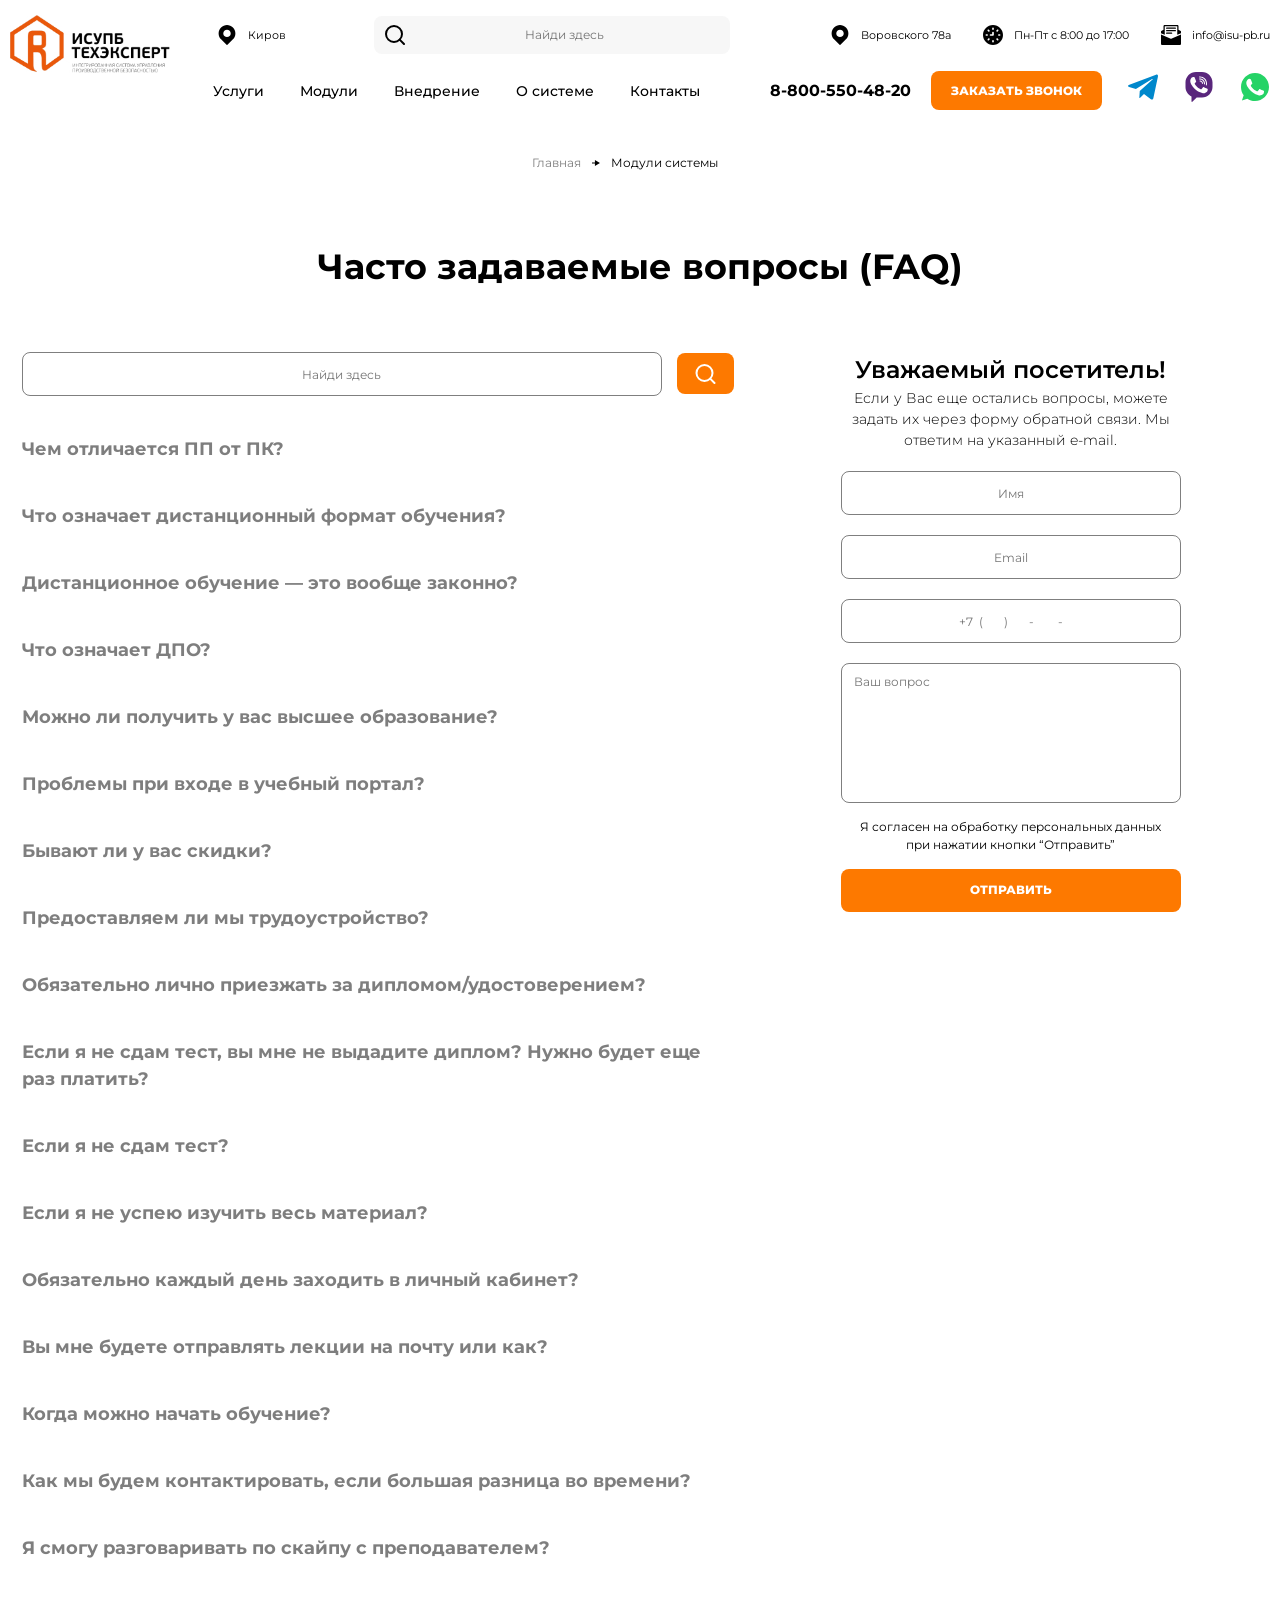
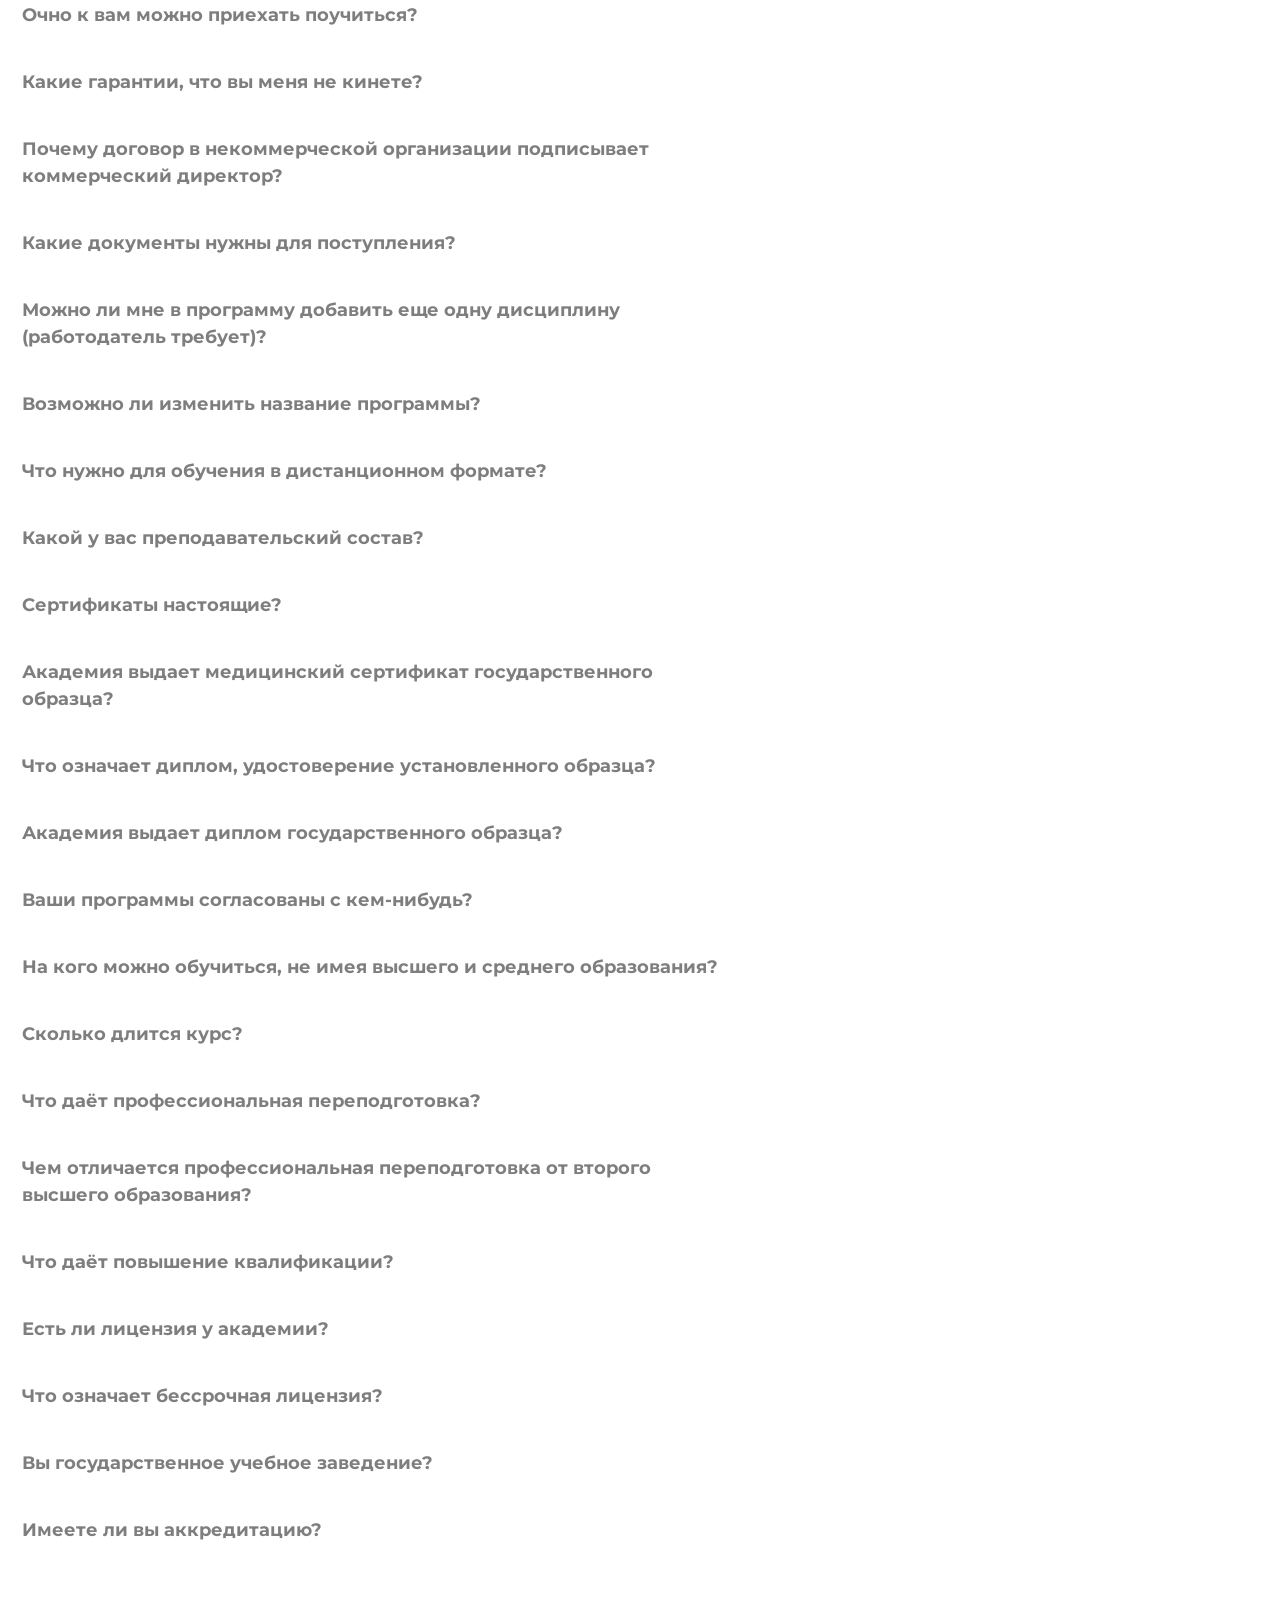
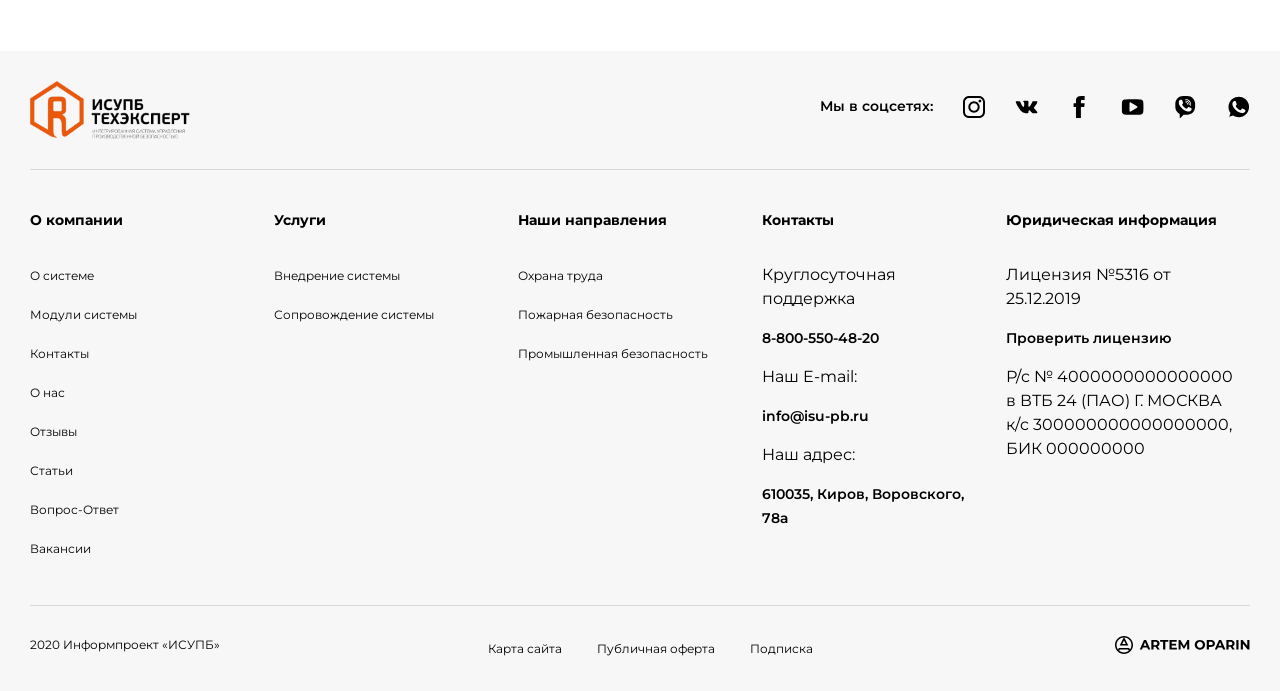
<file: faq.html>
<!doctype html>
<html lang="ru">

<head>
  <meta charset="UTF-8">
  <meta name="viewport" content="width=device-width,initial-scale=1">
  <meta http-equiv="X-UA-Compatible" content="ie=edge">
  <title>ISUPB</title>
  <link href="vendors~main.css" rel="stylesheet">
  <link href="main.css" rel="stylesheet">
</head>

<body>
  <header class="header">
    <div class="header__burger"><span></span></div>
    <div class="header__burger-fixed"></div><a href="index.html" class="logo"><img src="img/logo-header.jpg" alt="logo" class="logo_img"></a>
    <section class="header-info">
      <div class="header-info__top"><a href="#" class="location js-region">
          <div class="location__item"><svg width="20" height="20" viewBox="0 0 20 20" fill="none" xmlns="http://www.w3.org/2000/svg">
              <path d="M15.9291 2.45591C14.3454 0.872191 12.2397 0 10.0001 0C7.76042 0 5.65478 0.872152 4.07099 2.45591C2.4873 4.03959 1.61511 6.14514 1.61511 8.3848C1.61511 10.6245 2.4873 12.7301 4.07099 14.3138L9.58578 19.8284C9.7002 19.9429 9.85016 20 10.0001 20C10.15 20 10.3 19.9428 10.4144 19.8284L15.929 14.3138C17.5127 12.7301 18.3849 10.6245 18.3849 8.38484C18.3849 6.1451 17.5127 4.03955 15.9291 2.45591ZM12.6334 11.018C11.93 11.7214 10.9949 12.1088 10.0001 12.1088C9.00539 12.1088 8.07023 11.7214 7.3669 11.0181C6.6635 10.3147 6.27615 9.37953 6.27615 8.3848C6.27615 7.39011 6.6635 6.45495 7.3669 5.75155C8.07023 5.04818 9.00539 4.66084 10.0001 4.66084C10.9949 4.66084 11.93 5.04818 12.6334 5.75155C13.3367 6.45487 13.7241 7.39003 13.7241 8.38476C13.7241 9.37949 13.3367 10.3147 12.6334 11.018Z" fill="black" />
            </svg>
            <div class="location__item-text">Киров</div>
          </div>
        </a>
        <form action="post" method="post" class="form-search"><input type="search" class="form-search__search" placeholder="Найди здесь"></form>
        <ul class="location">
          <li class="location__item"><svg width="20" height="20" viewBox="0 0 20 20" fill="none" xmlns="http://www.w3.org/2000/svg">
              <path d="M15.9291 2.45591C14.3454 0.872191 12.2397 0 10.0001 0C7.76042 0 5.65478 0.872152 4.07099 2.45591C2.4873 4.03959 1.61511 6.14514 1.61511 8.3848C1.61511 10.6245 2.4873 12.7301 4.07099 14.3138L9.58578 19.8284C9.7002 19.9429 9.85016 20 10.0001 20C10.15 20 10.3 19.9428 10.4144 19.8284L15.929 14.3138C17.5127 12.7301 18.3849 10.6245 18.3849 8.38484C18.3849 6.1451 17.5127 4.03955 15.9291 2.45591ZM12.6334 11.018C11.93 11.7214 10.9949 12.1088 10.0001 12.1088C9.00539 12.1088 8.07023 11.7214 7.3669 11.0181C6.6635 10.3147 6.27615 9.37953 6.27615 8.3848C6.27615 7.39011 6.6635 6.45495 7.3669 5.75155C8.07023 5.04818 9.00539 4.66084 10.0001 4.66084C10.9949 4.66084 11.93 5.04818 12.6334 5.75155C13.3367 6.45487 13.7241 7.39003 13.7241 8.38476C13.7241 9.37949 13.3367 10.3147 12.6334 11.018Z" fill="black" />
            </svg>
            <div class="location__item-text">Воровского 78а</div>
          </li>
          <li class="location__item"><svg width="20" height="20" viewBox="0 0 20 20" fill="none" xmlns="http://www.w3.org/2000/svg">
              <path d="M10 0C4.48582 0 0 4.48582 0 10C0 15.5142 4.48582 20 10 20C15.5142 20 20 15.5142 20 10C20 4.48582 15.5142 0 10 0ZM13.5358 5.28582L14.125 4.69664C14.45 4.37082 14.9775 4.37082 15.3033 4.69664C15.6283 5.02164 15.6283 5.54914 15.3033 5.87496L14.7141 6.46414C14.5508 6.62664 14.3383 6.70832 14.125 6.70832C13.9116 6.70832 13.6983 6.62664 13.5358 6.46414C13.21 6.13832 13.21 5.61082 13.5358 5.28582ZM4.69668 4.69668C5.0225 4.37086 5.55 4.37086 5.875 4.69668L6.46418 5.28586C6.79 5.61086 6.79 6.13836 6.46418 6.46418C6.30168 6.62668 6.08836 6.70836 5.875 6.70836C5.66168 6.70836 5.44918 6.62668 5.28582 6.46418L4.69668 5.875C4.37168 5.54918 4.37168 5.02168 4.69668 4.69668ZM3.33332 10.8333C2.87332 10.8333 2.5 10.4608 2.5 10C2.5 9.53918 2.87332 9.16668 3.33332 9.16668H4.16664C4.62664 9.16668 4.99996 9.53918 4.99996 10C4.99996 10.4608 4.62664 10.8333 4.16664 10.8333H3.33332ZM6.46418 14.7142L5.875 15.3033C5.7125 15.4666 5.49918 15.5475 5.28582 15.5475C5.0725 15.5475 4.86 15.4667 4.69664 15.3033C4.37164 14.9783 4.37164 14.4508 4.69664 14.125L5.28582 13.5358C5.61164 13.2108 6.13914 13.2108 6.46414 13.5358C6.79 13.8617 6.79 14.3892 6.46418 14.7142ZM10.8333 16.6667C10.8333 17.1275 10.46 17.5 10 17.5C9.54 17.5 9.16668 17.1275 9.16668 16.6667V15.8334C9.16668 15.3725 9.54 15 10 15C10.46 15 10.8333 15.3725 10.8333 15.8334V16.6667ZM10.8333 10C10.8333 10.4608 10.46 10.8333 10 10.8333H7.5C7.04 10.8333 6.66668 10.4608 6.66668 10C6.66668 9.53918 7.04 9.16668 7.5 9.16668H9.16668V7.5C9.16668 7.03918 9.54 6.66668 10 6.66668C10.46 6.66668 10.8333 7.03918 10.8333 7.5V10ZM10.8333 4.16668C10.8333 4.6275 10.46 5 10 5C9.54 5 9.16668 4.6275 9.16668 4.16668V3.33332C9.16668 2.8725 9.54 2.5 10 2.5C10.46 2.5 10.8333 2.8725 10.8333 3.33332V4.16668ZM15.3033 15.3033C15.14 15.4666 14.9275 15.5475 14.7141 15.5475C14.5008 15.5475 14.2875 15.4667 14.125 15.3033L13.5358 14.7141C13.21 14.3891 13.21 13.8616 13.5358 13.5358C13.8608 13.2108 14.3883 13.2108 14.7141 13.5358L15.3033 14.125C15.6283 14.4508 15.6283 14.9783 15.3033 15.3033ZM16.6667 10.8333H15.8334C15.3733 10.8333 15 10.4608 15 10C15 9.53918 15.3733 9.16668 15.8333 9.16668H16.6666C17.1266 9.16668 17.5 9.53918 17.5 10C17.5 10.4608 17.1267 10.8333 16.6667 10.8333Z" fill="black" />
            </svg>
            <div class="location__item-text">Пн-Пт с 8:00 до 17:00</div>
          </li>
          <li class="location__item"><svg width="20" height="20" viewBox="0 0 20 20" fill="none" xmlns="http://www.w3.org/2000/svg">
              <path d="M10.2437 13.7C10.1662 13.7337 10.0825 13.75 10 13.75C9.9175 13.75 9.83375 13.7337 9.75625 13.7L0 9.56873V18.75C0 19.44 0.56 20 1.25 20H18.75C19.44 20 20 19.44 20 18.75V9.56873L10.2437 13.7Z" fill="black" />
              <path d="M19.7125 6.0625L17.5 4.6625V1.25C17.5 0.5625 16.9375 0 16.25 0H3.75C3.0625 0 2.5 0.5625 2.5 1.25V4.6625L0.2875 6.0625C0.1125 6.175 0 6.375 0 6.5875V8.2125L3.75 9.8V1.25H16.25V9.8L20 8.2125V6.5875C20 6.375 19.8875 6.175 19.7125 6.0625Z" fill="black" />
              <path d="M14.375 2.5H5.625C5.28 2.5 5 2.78 5 3.125C5 3.47 5.28 3.75 5.625 3.75H14.375C14.72 3.75 15 3.47 15 3.125C15 2.78 14.72 2.5 14.375 2.5Z" fill="black" />
              <path d="M14.375 5H5.625C5.28 5 5 5.28 5 5.625C5 5.97 5.28 6.25 5.625 6.25H14.375C14.72 6.25 15 5.97 15 5.625C15 5.28 14.72 5 14.375 5Z" fill="black" />
              <path d="M10.625 7.5H5.625C5.28 7.5 5 7.78 5 8.125C5 8.47 5.28 8.75 5.625 8.75H10.625C10.97 8.75 11.25 8.47 11.25 8.125C11.25 7.78 10.97 7.5 10.625 7.5Z" fill="black" />
            </svg> <a href="mailto:info@isu-pb.ru" class="location__item-text">info@isu-pb.ru</a></li>
        </ul>
      </div>
      <div class="header-info__bottom">
        <nav class="menu">
          <ul id="menu-header">
            <li><a href="#">Услуги</a></li>
            <li><a href="aboutmodules.html">Модули</a></li>
            <li><a href="introduction.html">Внедрение</a></li>
            <li><a href="aboutsystem.html">О системе</a></li>
            <li><a href="contacts.html">Контакты</a></li>
          </ul>
          <ul class="location menu__location">
            <li class="location__item"><svg width="20" height="20" viewBox="0 0 20 20" fill="none" xmlns="http://www.w3.org/2000/svg">
                <path d="M15.9291 2.45591C14.3454 0.872191 12.2397 0 10.0001 0C7.76042 0 5.65478 0.872152 4.07099 2.45591C2.4873 4.03959 1.61511 6.14514 1.61511 8.3848C1.61511 10.6245 2.4873 12.7301 4.07099 14.3138L9.58578 19.8284C9.7002 19.9429 9.85016 20 10.0001 20C10.15 20 10.3 19.9428 10.4144 19.8284L15.929 14.3138C17.5127 12.7301 18.3849 10.6245 18.3849 8.38484C18.3849 6.1451 17.5127 4.03955 15.9291 2.45591ZM12.6334 11.018C11.93 11.7214 10.9949 12.1088 10.0001 12.1088C9.00539 12.1088 8.07023 11.7214 7.3669 11.0181C6.6635 10.3147 6.27615 9.37953 6.27615 8.3848C6.27615 7.39011 6.6635 6.45495 7.3669 5.75155C8.07023 5.04818 9.00539 4.66084 10.0001 4.66084C10.9949 4.66084 11.93 5.04818 12.6334 5.75155C13.3367 6.45487 13.7241 7.39003 13.7241 8.38476C13.7241 9.37949 13.3367 10.3147 12.6334 11.018Z" fill="black" />
              </svg>
              <h3 class="location__item-text">Воровского 78а</h3>
            </li>
            <li class="location__item"><svg width="20" height="20" viewBox="0 0 20 20" fill="none" xmlns="http://www.w3.org/2000/svg">
                <path d="M10 0C4.48582 0 0 4.48582 0 10C0 15.5142 4.48582 20 10 20C15.5142 20 20 15.5142 20 10C20 4.48582 15.5142 0 10 0ZM13.5358 5.28582L14.125 4.69664C14.45 4.37082 14.9775 4.37082 15.3033 4.69664C15.6283 5.02164 15.6283 5.54914 15.3033 5.87496L14.7141 6.46414C14.5508 6.62664 14.3383 6.70832 14.125 6.70832C13.9116 6.70832 13.6983 6.62664 13.5358 6.46414C13.21 6.13832 13.21 5.61082 13.5358 5.28582ZM4.69668 4.69668C5.0225 4.37086 5.55 4.37086 5.875 4.69668L6.46418 5.28586C6.79 5.61086 6.79 6.13836 6.46418 6.46418C6.30168 6.62668 6.08836 6.70836 5.875 6.70836C5.66168 6.70836 5.44918 6.62668 5.28582 6.46418L4.69668 5.875C4.37168 5.54918 4.37168 5.02168 4.69668 4.69668ZM3.33332 10.8333C2.87332 10.8333 2.5 10.4608 2.5 10C2.5 9.53918 2.87332 9.16668 3.33332 9.16668H4.16664C4.62664 9.16668 4.99996 9.53918 4.99996 10C4.99996 10.4608 4.62664 10.8333 4.16664 10.8333H3.33332ZM6.46418 14.7142L5.875 15.3033C5.7125 15.4666 5.49918 15.5475 5.28582 15.5475C5.0725 15.5475 4.86 15.4667 4.69664 15.3033C4.37164 14.9783 4.37164 14.4508 4.69664 14.125L5.28582 13.5358C5.61164 13.2108 6.13914 13.2108 6.46414 13.5358C6.79 13.8617 6.79 14.3892 6.46418 14.7142ZM10.8333 16.6667C10.8333 17.1275 10.46 17.5 10 17.5C9.54 17.5 9.16668 17.1275 9.16668 16.6667V15.8334C9.16668 15.3725 9.54 15 10 15C10.46 15 10.8333 15.3725 10.8333 15.8334V16.6667ZM10.8333 10C10.8333 10.4608 10.46 10.8333 10 10.8333H7.5C7.04 10.8333 6.66668 10.4608 6.66668 10C6.66668 9.53918 7.04 9.16668 7.5 9.16668H9.16668V7.5C9.16668 7.03918 9.54 6.66668 10 6.66668C10.46 6.66668 10.8333 7.03918 10.8333 7.5V10ZM10.8333 4.16668C10.8333 4.6275 10.46 5 10 5C9.54 5 9.16668 4.6275 9.16668 4.16668V3.33332C9.16668 2.8725 9.54 2.5 10 2.5C10.46 2.5 10.8333 2.8725 10.8333 3.33332V4.16668ZM15.3033 15.3033C15.14 15.4666 14.9275 15.5475 14.7141 15.5475C14.5008 15.5475 14.2875 15.4667 14.125 15.3033L13.5358 14.7141C13.21 14.3891 13.21 13.8616 13.5358 13.5358C13.8608 13.2108 14.3883 13.2108 14.7141 13.5358L15.3033 14.125C15.6283 14.4508 15.6283 14.9783 15.3033 15.3033ZM16.6667 10.8333H15.8334C15.3733 10.8333 15 10.4608 15 10C15 9.53918 15.3733 9.16668 15.8333 9.16668H16.6666C17.1266 9.16668 17.5 9.53918 17.5 10C17.5 10.4608 17.1267 10.8333 16.6667 10.8333Z" fill="black" />
              </svg>
              <h3 class="location__item-text">Пн-Пт с 8:00 до 17:00</h3>
            </li>
            <li class="location__item"><svg width="20" height="20" viewBox="0 0 20 20" fill="none" xmlns="http://www.w3.org/2000/svg">
                <path d="M10.2437 13.7C10.1662 13.7337 10.0825 13.75 10 13.75C9.9175 13.75 9.83375 13.7337 9.75625 13.7L0 9.56873V18.75C0 19.44 0.56 20 1.25 20H18.75C19.44 20 20 19.44 20 18.75V9.56873L10.2437 13.7Z" fill="black" />
                <path d="M19.7125 6.0625L17.5 4.6625V1.25C17.5 0.5625 16.9375 0 16.25 0H3.75C3.0625 0 2.5 0.5625 2.5 1.25V4.6625L0.2875 6.0625C0.1125 6.175 0 6.375 0 6.5875V8.2125L3.75 9.8V1.25H16.25V9.8L20 8.2125V6.5875C20 6.375 19.8875 6.175 19.7125 6.0625Z" fill="black" />
                <path d="M14.375 2.5H5.625C5.28 2.5 5 2.78 5 3.125C5 3.47 5.28 3.75 5.625 3.75H14.375C14.72 3.75 15 3.47 15 3.125C15 2.78 14.72 2.5 14.375 2.5Z" fill="black" />
                <path d="M14.375 5H5.625C5.28 5 5 5.28 5 5.625C5 5.97 5.28 6.25 5.625 6.25H14.375C14.72 6.25 15 5.97 15 5.625C15 5.28 14.72 5 14.375 5Z" fill="black" />
                <path d="M10.625 7.5H5.625C5.28 7.5 5 7.78 5 8.125C5 8.47 5.28 8.75 5.625 8.75H10.625C10.97 8.75 11.25 8.47 11.25 8.125C11.25 7.78 10.97 7.5 10.625 7.5Z" fill="black" />
              </svg> <a href="mailto:info@isu-pb.ru" class="location__item-text">info@isu-pb.ru</a></li>
          </ul>
        </nav>
        <nav class="nav-contacts"><a href="tel:8-800-550-48-20" class="nav-contacts__number">8-800-550-48-20 </a><button class="nav-contacts__call btn js-call">ЗАКАЗАТЬ ЗВОНОК</button>
          <div class="nav-contacts__social"><a href="#" class="nav-contacts__link">
              <div class="telegramm"><svg width="30" height="30" viewBox="0 0 30 30" fill="none" xmlns="http://www.w3.org/2000/svg">
                  <g clip-path="url(#clip0)">
                    <path d="M11.7712 18.9762L11.275 25.9562C11.985 25.9562 12.2925 25.6512 12.6612 25.285L15.99 22.1037L22.8875 27.155C24.1525 27.86 25.0437 27.4887 25.385 25.9912L29.9125 4.77625L29.9137 4.775C30.315 2.905 29.2375 2.17375 28.005 2.6325L1.39248 12.8212C-0.423772 13.5262 -0.396272 14.5387 1.08373 14.9975L7.88748 17.1137L23.6912 7.225C24.435 6.7325 25.1112 7.005 24.555 7.4975L11.7712 18.9762Z" fill="#0088CC" />
                  </g>
                  <defs>
                    <clipPath id="clip0">
                      <rect width="30" height="30" fill="white" />
                    </clipPath>
                  </defs>
                </svg></div>
            </a><a href="#" class="nav-contacts__link">
              <div class="viber"><svg width="30" height="30" viewBox="0 0 30 30" fill="none" xmlns="http://www.w3.org/2000/svg">
                  <g clip-path="url(#clip1)">
                    <path d="M18.0004 0H11.9996C6.20911 0 1.49829 4.71082 1.49829 10.5013V15.0019C1.49829 19.0672 3.84286 22.7565 7.49906 24.4918V29.5038C7.49906 29.9389 8.04345 30.1665 8.35271 29.8574L12.7068 25.5033H18.0004C23.7908 25.5033 28.5017 20.7925 28.5017 15.0019V10.5013C28.5017 4.71082 23.7908 0 18.0004 0Z" fill="#59267C" />
                    <path d="M12.2795 10.7718L12.7684 10.2829L12.7689 10.2823L12.2794 10.7718L12.2795 10.7718Z" fill="#E5E5E5" />
                    <path d="M17.7188 15.2327L17.2251 15.7264L17.2252 15.7265L17.7189 15.2328L17.7188 15.2327Z" fill="#E5E5E5" />
                    <path d="M16.0003 8.50098C15.7241 8.50098 15.5002 8.72486 15.5002 9.00102C15.5002 9.27717 15.7241 9.50105 16.0003 9.50105C17.1033 9.50105 18.0006 10.3984 18.0006 11.5013C18.0006 11.7738 18.2281 12.0014 18.5006 12.0014C18.7731 12.0014 19.0006 11.7738 19.0006 11.5013C19.0007 9.84687 17.6547 8.50098 16.0003 8.50098Z" fill="white" />
                    <path d="M16.0002 6.50078C15.8152 6.50078 15.6285 6.51103 15.4453 6.53125C15.1708 6.56154 14.9728 6.80863 15.0031 7.0832C15.0334 7.35777 15.281 7.55523 15.555 7.52541C15.702 7.50918 15.8517 7.50092 16.0002 7.50092C18.2061 7.50092 20.0007 9.29552 20.0007 11.5014C20.0007 11.6499 19.9924 11.7997 19.9762 11.9467C19.9463 12.2174 20.1475 12.4688 20.4184 12.4986C20.6892 12.5284 20.9404 12.3273 20.9704 12.0564C20.9906 11.8731 21.0008 11.6864 21.0008 11.5014C21.0008 8.7441 18.7576 6.50078 16.0002 6.50078Z" fill="white" />
                    <path d="M16.0008 4.5005C15.8221 4.5005 15.6411 4.5073 15.463 4.52084C15.1876 4.54169 14.9812 4.78193 15.0021 5.05726C15.0229 5.33265 15.2639 5.53902 15.5385 5.51816C15.6916 5.5065 15.8472 5.50064 16.0008 5.50064C19.3096 5.50064 22.0016 8.19256 22.0016 11.5014C22.0016 11.9696 21.9475 12.4356 21.841 12.8866C21.7799 13.145 21.939 13.4136 22.1953 13.4837C22.4649 13.5576 22.7501 13.3885 22.8143 13.1166C22.9386 12.5904 23.0017 12.047 23.0017 11.5014C23.0017 7.64107 19.8611 4.5005 16.0008 4.5005Z" fill="white" />
                    <path d="M23.4372 19.0718C23.0807 20.0759 21.6658 20.9086 20.5373 21.1518C19.7652 21.3158 18.7567 21.4466 15.3617 20.0427C11.0192 18.2483 8.2227 13.8469 8.00474 13.5614C7.79602 13.2758 6.25 11.2308 6.25 9.11579C6.25 7.00078 7.32686 5.97091 7.76092 5.52875C8.11741 5.16581 8.70663 5 9.27184 5C9.45471 5 9.6191 5.00921 9.76687 5.01658C10.2009 5.035 10.4189 5.0608 10.7052 5.74431C11.0617 6.60099 11.9298 8.716 12.0332 8.9334C12.1385 9.15079 12.2438 9.44557 12.0961 9.73113C11.9575 10.0259 11.8356 10.1567 11.6177 10.4073C11.3997 10.6578 11.1928 10.8494 10.9749 11.1184C10.7754 11.3524 10.55 11.6029 10.8012 12.0359C11.0524 12.4596 11.9206 13.8727 13.1988 15.0076C14.8482 16.4723 16.1855 16.9402 16.6639 17.1392C17.0204 17.2866 17.4452 17.2516 17.7057 16.9752C18.0363 16.6196 18.4445 16.0301 18.8601 15.4498C19.1556 15.0334 19.5288 14.9818 19.9203 15.1292C20.3193 15.2674 22.4305 16.3083 22.8646 16.5238C23.2987 16.7412 23.585 16.8444 23.6903 17.0268C23.7937 17.2092 23.7937 18.0659 23.4372 19.0718Z" fill="white" />
                  </g>
                  <defs>
                    <clipPath id="clip1">
                      <rect width="30" height="30" fill="white" />
                    </clipPath>
                  </defs>
                </svg></div>
            </a><a href="#" class="nav-contacts__link">
              <div class="whatsapp"><svg width="30" height="30" viewBox="0 0 30 30" fill="none" xmlns="http://www.w3.org/2000/svg">
                  <path d="M15.0035 1H14.9965C7.27725 1 1 7.279 1 15C1 18.0625 1.987 20.901 3.66525 23.2057L1.9205 28.4067L7.30175 26.6865C9.5155 28.153 12.1562 29 15.0035 29C22.7227 29 29 22.7192 29 15C29 7.28075 22.7227 1 15.0035 1Z" fill="#25D366" />
                  <path d="M23.7319 21.1819C23.37 22.2037 21.9338 23.0512 20.7882 23.2987C20.0044 23.4656 18.9807 23.5987 15.5344 22.17C11.1263 20.3437 8.28753 15.8644 8.06628 15.5737C7.85441 15.2831 6.28503 13.2019 6.28503 11.0494C6.28503 8.89687 7.37816 7.84875 7.81878 7.39875C8.18066 7.02938 8.77878 6.86063 9.35253 6.86063C9.53816 6.86063 9.70503 6.87 9.85503 6.8775C10.2957 6.89625 10.5169 6.9225 10.8075 7.61813C11.1694 8.49 12.0507 10.6425 12.1557 10.8637C12.2625 11.085 12.3694 11.385 12.2194 11.6756C12.0788 11.9756 11.955 12.1087 11.7338 12.3637C11.5125 12.6187 11.3025 12.8137 11.0813 13.0875C10.8788 13.3256 10.65 13.5806 10.905 14.0212C11.16 14.4525 12.0413 15.8906 13.3388 17.0456C15.0132 18.5362 16.3707 19.0125 16.8563 19.215C17.2182 19.365 17.6494 19.3294 17.9138 19.0481C18.2494 18.6862 18.6638 18.0862 19.0857 17.4956C19.3857 17.0719 19.7644 17.0194 20.1619 17.1694C20.5669 17.31 22.71 18.3694 23.1507 18.5887C23.5913 18.81 23.8819 18.915 23.9888 19.1006C24.0938 19.2862 24.0938 20.1581 23.7319 21.1819Z" fill="white" />
                </svg></div>
            </a></div>
        </nav>
      </div>
    </section>
  </header><!-- !header -->
  <main>
    <nav class="headcrumbs">
      <ul class="headcrumbs__list">
        <li class="headcrumbs__item"><a href="index.html" class="headcrumbs__link">Главная</a></li>
        <li class="headcrumbs__item"><a href="#" class="headcrumbs__link">Модули системы</a></li>
      </ul>
    </nav>
    <section class="wrapper block-faq">
      <div class="title block-faq__title">Часто задаваемые вопросы (FAQ)</div>
      <div class="faq-content">
        <div class="questions">
          <form action="POST" class="form-questions"><input type="search" class="form-input form-questions__search" placeholder="Найди здесь"> <button class="btn form-questions__submit"><svg width="21" height="20" viewBox="0 0 21 20" fill="none" xmlns="http://www.w3.org/2000/svg">
                <circle cx="9.5" cy="9" r="8" stroke="white" stroke-width="2" stroke-linecap="round" stroke-linejoin="round" />
                <path d="M19.5004 19L15.1504 14.65" stroke="white" stroke-width="2" stroke-linecap="round" stroke-linejoin="round" />
              </svg></button></form>
          <div class="questions-item">
            <div class="questions-item__title">Чем отличается ПП от ПК?</div>
            <div class="questions-item__text">
              <p class="text-paragraph">ПП – аббревиатура «профессиональная переподготовка». ПК – «повышение квалификации»». Профессиональная переподготовка – это вид дополнительного профессионального образования, который позволяет специалисту сменить свою профессию или специальность. Например, инженер-проектировщик может переучиться на маркшейдера. Другими словами, переподготовка – это сокращенная версия второго высшего или второго средне-специального профессионального образования. Вместо того, чтобы получать вторую специальность в ВУЗе, можно просто пройти переподготовку. Это дешевле и экономит время. Получать второе высшее образование можно, если слушатель желает заниматься наукой. Курсы профессиональной переподготовки включают программы с нагрузкой от 250 академических часов и более. По окончании выдается диплом о профессиональной переподготовке, дающий право заниматься новой профессиональной деятельностью. Повышение квалификации – это способ усовершенствования знаний и навыков специалистов. Технологии меняются, ежегодно в отраслях вводятся новые требования и стандарты. Для того, чтобы быть в курсе этих изменений, необходимо проходить курсы повышения квалификации. По профстандартам и квалификационным характеристикам некоторые специалисты обязаны проходить такие курсы с определённой периодичностью: например, учителя – каждые 3 года, врачи – каждые 5 лет. Курсы повышения квалификации включают учебные программы с нагрузкой от 16 часов до 249 часов. По завершении обучения выдается удостоверение о повышении квалификации и, если это необходимо по ведомственным нормативным актам, сертификаты или аттестационны</p>
            </div>
          </div>
          <div class="questions-item">
            <div class="questions-item__title">Что означает дистанционный формат обучения?</div>
            <div class="questions-item__text">
              <p class="text-paragraph">ПП – аббревиатура «профессиональная переподготовка». ПК – «повышение квалификации»». Профессиональная переподготовка – это вид дополнительного профессионального образования, который позволяет специалисту сменить свою профессию или специальность. Например, инженер-проектировщик может переучиться на маркшейдера. Другими словами, переподготовка – это сокращенная версия второго высшего или второго средне-специального профессионального образования. Вместо того, чтобы получать вторую специальность в ВУЗе, можно просто пройти переподготовку. Это дешевле и экономит время. Получать второе высшее образование можно, если слушатель желает заниматься наукой.</p>
            </div>
          </div>
          <div class="questions-item">
            <div class="questions-item__title">Дистанционное обучение — это вообще законно?</div>
            <div class="questions-item__text">
              <p class="text-paragraph">ПП – аббревиатура «профессиональная переподготовка». ПК – «повышение квалификации»». Профессиональная переподготовка – это вид дополнительного профессионального образования, который позволяет специалисту сменить свою профессию или специальность. Например, инженер-проектировщик может переучиться на маркшейдера. Другими словами, переподготовка – это сокращенная версия второго высшего или второго средне-специального профессионального образования. Вместо того, чтобы получать вторую специальность в ВУЗе, можно просто пройти переподготовку. Это дешевле и экономит время. Получать второе высшее образование можно, если слушатель желает заниматься наукой.</p>
            </div>
          </div>
          <div class="questions-item">
            <div class="questions-item__title">Что означает ДПО?</div>
            <div class="questions-item__text">
              <p class="text-paragraph">ПП – аббревиатура «профессиональная переподготовка». ПК – «повышение квалификации»». Профессиональная переподготовка – это вид дополнительного профессионального образования, который позволяет специалисту сменить свою профессию или специальность. Например, инженер-проектировщик может переучиться на маркшейдера. Другими словами, переподготовка – это сокращенная версия второго высшего или второго средне-специального профессионального образования. Вместо того, чтобы получать вторую специальность в ВУЗе, можно просто пройти переподготовку. Это дешевле и экономит время. Получать второе высшее образование можно, если слушатель желает заниматься наукой.</p>
            </div>
          </div>
          <div class="questions-item">
            <div class="questions-item__title">Можно ли получить у вас высшее образование?</div>
            <div class="questions-item__text">
              <p class="text-paragraph">ПП – аббревиатура «профессиональная переподготовка». ПК – «повышение квалификации»». Профессиональная переподготовка – это вид дополнительного профессионального образования, который позволяет специалисту сменить свою профессию или специальность. Например, инженер-проектировщик может переучиться на маркшейдера. Другими словами, переподготовка – это сокращенная версия второго высшего или второго средне-специального профессионального образования. Вместо того, чтобы получать вторую специальность в ВУЗе, можно просто пройти переподготовку. Это дешевле и экономит время. Получать второе высшее образование можно, если слушатель желает заниматься наукой.</p>
            </div>
          </div>
          <div class="questions-item">
            <div class="questions-item__title">Проблемы при входе в учебный портал?</div>
            <div class="questions-item__text">
              <p class="text-paragraph">ПП – аббревиатура «профессиональная переподготовка». ПК – «повышение квалификации»». Профессиональная переподготовка – это вид дополнительного профессионального образования, который позволяет специалисту сменить свою профессию или специальность. Например, инженер-проектировщик может переучиться на маркшейдера. Другими словами, переподготовка – это сокращенная версия второго высшего или второго средне-специального профессионального образования. Вместо того, чтобы получать вторую специальность в ВУЗе, можно просто пройти переподготовку. Это дешевле и экономит время. Получать второе высшее образование можно, если слушатель желает заниматься наукой.</p>
            </div>
          </div>
          <div class="questions-item">
            <div class="questions-item__title">Бывают ли у вас скидки?</div>
            <div class="questions-item__text">
              <p class="text-paragraph">ПП – аббревиатура «профессиональная переподготовка». ПК – «повышение квалификации»». Профессиональная переподготовка – это вид дополнительного профессионального образования, который позволяет специалисту сменить свою профессию или специальность. Например, инженер-проектировщик может переучиться на маркшейдера. Другими словами, переподготовка – это сокращенная версия второго высшего или второго средне-специального профессионального образования. Вместо того, чтобы получать вторую специальность в ВУЗе, можно просто пройти переподготовку. Это дешевле и экономит время. Получать второе высшее образование можно, если слушатель желает заниматься наукой.</p>
            </div>
          </div>
          <div class="questions-item">
            <div class="questions-item__title">Предоставляем ли мы трудоустройство?</div>
            <div class="questions-item__text">
              <p class="text-paragraph">ПП – аббревиатура «профессиональная переподготовка». ПК – «повышение квалификации»». Профессиональная переподготовка – это вид дополнительного профессионального образования, который позволяет специалисту сменить свою профессию или специальность. Например, инженер-проектировщик может переучиться на маркшейдера. Другими словами, переподготовка – это сокращенная версия второго высшего или второго средне-специального профессионального образования. Вместо того, чтобы получать вторую специальность в ВУЗе, можно просто пройти переподготовку. Это дешевле и экономит время. Получать второе высшее образование можно, если слушатель желает заниматься наукой.</p>
            </div>
          </div>
          <div class="questions-item">
            <div class="questions-item__title">Обязательно лично приезжать за дипломом/удостоверением?</div>
            <div class="questions-item__text">
              <p class="text-paragraph">ПП – аббревиатура «профессиональная переподготовка». ПК – «повышение квалификации»». Профессиональная переподготовка – это вид дополнительного профессионального образования, который позволяет специалисту сменить свою профессию или специальность. Например, инженер-проектировщик может переучиться на маркшейдера. Другими словами, переподготовка – это сокращенная версия второго высшего или второго средне-специального профессионального образования. Вместо того, чтобы получать вторую специальность в ВУЗе, можно просто пройти переподготовку. Это дешевле и экономит время. Получать второе высшее образование можно, если слушатель желает заниматься наукой.</p>
            </div>
          </div>
          <div class="questions-item">
            <div class="questions-item__title">Если я не сдам тест, вы мне не выдадите диплом? Нужно будет еще раз платить?</div>
            <div class="questions-item__text">
              <p class="text-paragraph">ПП – аббревиатура «профессиональная переподготовка». ПК – «повышение квалификации»». Профессиональная переподготовка – это вид дополнительного профессионального образования, который позволяет специалисту сменить свою профессию или специальность. Например, инженер-проектировщик может переучиться на маркшейдера. Другими словами, переподготовка – это сокращенная версия второго высшего или второго средне-специального профессионального образования. Вместо того, чтобы получать вторую специальность в ВУЗе, можно просто пройти переподготовку. Это дешевле и экономит время. Получать второе высшее образование можно, если слушатель желает заниматься наукой.</p>
            </div>
          </div>
          <div class="questions-item">
            <div class="questions-item__title">Если я не сдам тест?</div>
            <div class="questions-item__text">
              <p class="text-paragraph">ПП – аббревиатура «профессиональная переподготовка». ПК – «повышение квалификации»». Профессиональная переподготовка – это вид дополнительного профессионального образования, который позволяет специалисту сменить свою профессию или специальность. Например, инженер-проектировщик может переучиться на маркшейдера. Другими словами, переподготовка – это сокращенная версия второго высшего или второго средне-специального профессионального образования. Вместо того, чтобы получать вторую специальность в ВУЗе, можно просто пройти переподготовку. Это дешевле и экономит время. Получать второе высшее образование можно, если слушатель желает заниматься наукой.</p>
            </div>
          </div>
          <div class="questions-item">
            <div class="questions-item__title">Если я не успею изучить весь материал?</div>
            <div class="questions-item__text">
              <p class="text-paragraph">ПП – аббревиатура «профессиональная переподготовка». ПК – «повышение квалификации»». Профессиональная переподготовка – это вид дополнительного профессионального образования, который позволяет специалисту сменить свою профессию или специальность. Например, инженер-проектировщик может переучиться на маркшейдера. Другими словами, переподготовка – это сокращенная версия второго высшего или второго средне-специального профессионального образования. Вместо того, чтобы получать вторую специальность в ВУЗе, можно просто пройти переподготовку. Это дешевле и экономит время. Получать второе высшее образование можно, если слушатель желает заниматься наукой.</p>
            </div>
          </div>
          <div class="questions-item">
            <div class="questions-item__title">Обязательно каждый день заходить в личный кабинет?</div>
            <div class="questions-item__text">
              <p class="text-paragraph">ПП – аббревиатура «профессиональная переподготовка». ПК – «повышение квалификации»». Профессиональная переподготовка – это вид дополнительного профессионального образования, который позволяет специалисту сменить свою профессию или специальность. Например, инженер-проектировщик может переучиться на маркшейдера. Другими словами, переподготовка – это сокращенная версия второго высшего или второго средне-специального профессионального образования. Вместо того, чтобы получать вторую специальность в ВУЗе, можно просто пройти переподготовку. Это дешевле и экономит время. Получать второе высшее образование можно, если слушатель желает заниматься наукой.</p>
            </div>
          </div>
          <div class="questions-item">
            <div class="questions-item__title">Вы мне будете отправлять лекции на почту или как?</div>
            <div class="questions-item__text">
              <p class="text-paragraph">ПП – аббревиатура «профессиональная переподготовка». ПК – «повышение квалификации»». Профессиональная переподготовка – это вид дополнительного профессионального образования, который позволяет специалисту сменить свою профессию или специальность. Например, инженер-проектировщик может переучиться на маркшейдера. Другими словами, переподготовка – это сокращенная версия второго высшего или второго средне-специального профессионального образования. Вместо того, чтобы получать вторую специальность в ВУЗе, можно просто пройти переподготовку. Это дешевле и экономит время. Получать второе высшее образование можно, если слушатель желает заниматься наукой.</p>
            </div>
          </div>
          <div class="questions-item">
            <div class="questions-item__title">Когда можно начать обучение?</div>
            <div class="questions-item__text">
              <p class="text-paragraph">ПП – аббревиатура «профессиональная переподготовка». ПК – «повышение квалификации»». Профессиональная переподготовка – это вид дополнительного профессионального образования, который позволяет специалисту сменить свою профессию или специальность. Например, инженер-проектировщик может переучиться на маркшейдера. Другими словами, переподготовка – это сокращенная версия второго высшего или второго средне-специального профессионального образования. Вместо того, чтобы получать вторую специальность в ВУЗе, можно просто пройти переподготовку. Это дешевле и экономит время. Получать второе высшее образование можно, если слушатель желает заниматься наукой.</p>
            </div>
          </div>
          <div class="questions-item">
            <div class="questions-item__title">Как мы будем контактировать, если большая разница во времени?</div>
            <div class="questions-item__text">
              <p class="text-paragraph">ПП – аббревиатура «профессиональная переподготовка». ПК – «повышение квалификации»». Профессиональная переподготовка – это вид дополнительного профессионального образования, который позволяет специалисту сменить свою профессию или специальность. Например, инженер-проектировщик может переучиться на маркшейдера. Другими словами, переподготовка – это сокращенная версия второго высшего или второго средне-специального профессионального образования. Вместо того, чтобы получать вторую специальность в ВУЗе, можно просто пройти переподготовку. Это дешевле и экономит время. Получать второе высшее образование можно, если слушатель желает заниматься наукой.</p>
            </div>
          </div>
          <div class="questions-item">
            <div class="questions-item__title">Я смогу разговаривать по скайпу с преподавателем?</div>
            <div class="questions-item__text">
              <p class="text-paragraph">ПП – аббревиатура «профессиональная переподготовка». ПК – «повышение квалификации»». Профессиональная переподготовка – это вид дополнительного профессионального образования, который позволяет специалисту сменить свою профессию или специальность. Например, инженер-проектировщик может переучиться на маркшейдера. Другими словами, переподготовка – это сокращенная версия второго высшего или второго средне-специального профессионального образования. Вместо того, чтобы получать вторую специальность в ВУЗе, можно просто пройти переподготовку. Это дешевле и экономит время. Получать второе высшее образование можно, если слушатель желает заниматься наукой.</p>
            </div>
          </div>
          <div class="questions-item">
            <div class="questions-item__title">Очно к вам можно приехать поучиться?</div>
            <div class="questions-item__text">
              <p class="text-paragraph">ПП – аббревиатура «профессиональная переподготовка». ПК – «повышение квалификации»». Профессиональная переподготовка – это вид дополнительного профессионального образования, который позволяет специалисту сменить свою профессию или специальность. Например, инженер-проектировщик может переучиться на маркшейдера. Другими словами, переподготовка – это сокращенная версия второго высшего или второго средне-специального профессионального образования. Вместо того, чтобы получать вторую специальность в ВУЗе, можно просто пройти переподготовку. Это дешевле и экономит время. Получать второе высшее образование можно, если слушатель желает заниматься наукой.</p>
            </div>
          </div>
          <div class="questions-item">
            <div class="questions-item__title">Какие гарантии, что вы меня не кинете?</div>
            <div class="questions-item__text">
              <p class="text-paragraph">ПП – аббревиатура «профессиональная переподготовка». ПК – «повышение квалификации»». Профессиональная переподготовка – это вид дополнительного профессионального образования, который позволяет специалисту сменить свою профессию или специальность. Например, инженер-проектировщик может переучиться на маркшейдера. Другими словами, переподготовка – это сокращенная версия второго высшего или второго средне-специального профессионального образования. Вместо того, чтобы получать вторую специальность в ВУЗе, можно просто пройти переподготовку. Это дешевле и экономит время. Получать второе высшее образование можно, если слушатель желает заниматься наукой.</p>
            </div>
          </div>
          <div class="questions-item">
            <div class="questions-item__title">Почему договор в некоммерческой организации подписывает коммерческий директор?</div>
            <div class="questions-item__text">
              <p class="text-paragraph">ПП – аббревиатура «профессиональная переподготовка». ПК – «повышение квалификации»». Профессиональная переподготовка – это вид дополнительного профессионального образования, который позволяет специалисту сменить свою профессию или специальность. Например, инженер-проектировщик может переучиться на маркшейдера. Другими словами, переподготовка – это сокращенная версия второго высшего или второго средне-специального профессионального образования. Вместо того, чтобы получать вторую специальность в ВУЗе, можно просто пройти переподготовку. Это дешевле и экономит время. Получать второе высшее образование можно, если слушатель желает заниматься наукой.</p>
            </div>
          </div>
          <div class="questions-item">
            <div class="questions-item__title">Какие документы нужны для поступления?</div>
            <div class="questions-item__text">
              <p class="text-paragraph">ПП – аббревиатура «профессиональная переподготовка». ПК – «повышение квалификации»». Профессиональная переподготовка – это вид дополнительного профессионального образования, который позволяет специалисту сменить свою профессию или специальность. Например, инженер-проектировщик может переучиться на маркшейдера. Другими словами, переподготовка – это сокращенная версия второго высшего или второго средне-специального профессионального образования. Вместо того, чтобы получать вторую специальность в ВУЗе, можно просто пройти переподготовку. Это дешевле и экономит время. Получать второе высшее образование можно, если слушатель желает заниматься наукой.</p>
            </div>
          </div>
          <div class="questions-item">
            <div class="questions-item__title">Можно ли мне в программу добавить еще одну дисциплину (работодатель требует)?</div>
            <div class="questions-item__text">
              <p class="text-paragraph">ПП – аббревиатура «профессиональная переподготовка». ПК – «повышение квалификации»». Профессиональная переподготовка – это вид дополнительного профессионального образования, который позволяет специалисту сменить свою профессию или специальность. Например, инженер-проектировщик может переучиться на маркшейдера. Другими словами, переподготовка – это сокращенная версия второго высшего или второго средне-специального профессионального образования. Вместо того, чтобы получать вторую специальность в ВУЗе, можно просто пройти переподготовку. Это дешевле и экономит время. Получать второе высшее образование можно, если слушатель желает заниматься наукой.</p>
            </div>
          </div>
          <div class="questions-item">
            <div class="questions-item__title">Возможно ли изменить название программы?</div>
            <div class="questions-item__text">
              <p class="text-paragraph">ПП – аббревиатура «профессиональная переподготовка». ПК – «повышение квалификации»». Профессиональная переподготовка – это вид дополнительного профессионального образования, который позволяет специалисту сменить свою профессию или специальность. Например, инженер-проектировщик может переучиться на маркшейдера. Другими словами, переподготовка – это сокращенная версия второго высшего или второго средне-специального профессионального образования. Вместо того, чтобы получать вторую специальность в ВУЗе, можно просто пройти переподготовку. Это дешевле и экономит время. Получать второе высшее образование можно, если слушатель желает заниматься наукой.</p>
            </div>
          </div>
          <div class="questions-item">
            <div class="questions-item__title">Что нужно для обучения в дистанционном формате?</div>
            <div class="questions-item__text">
              <p class="text-paragraph">ПП – аббревиатура «профессиональная переподготовка». ПК – «повышение квалификации»». Профессиональная переподготовка – это вид дополнительного профессионального образования, который позволяет специалисту сменить свою профессию или специальность. Например, инженер-проектировщик может переучиться на маркшейдера. Другими словами, переподготовка – это сокращенная версия второго высшего или второго средне-специального профессионального образования. Вместо того, чтобы получать вторую специальность в ВУЗе, можно просто пройти переподготовку. Это дешевле и экономит время. Получать второе высшее образование можно, если слушатель желает заниматься наукой.</p>
            </div>
          </div>
          <div class="questions-item">
            <div class="questions-item__title">Какой у вас преподавательский состав?</div>
            <div class="questions-item__text">
              <p class="text-paragraph">ПП – аббревиатура «профессиональная переподготовка». ПК – «повышение квалификации»». Профессиональная переподготовка – это вид дополнительного профессионального образования, который позволяет специалисту сменить свою профессию или специальность. Например, инженер-проектировщик может переучиться на маркшейдера. Другими словами, переподготовка – это сокращенная версия второго высшего или второго средне-специального профессионального образования. Вместо того, чтобы получать вторую специальность в ВУЗе, можно просто пройти переподготовку. Это дешевле и экономит время. Получать второе высшее образование можно, если слушатель желает заниматься наукой.</p>
            </div>
          </div>
          <div class="questions-item">
            <div class="questions-item__title">Сертификаты настоящие?</div>
            <div class="questions-item__text">
              <p class="text-paragraph">ПП – аббревиатура «профессиональная переподготовка». ПК – «повышение квалификации»». Профессиональная переподготовка – это вид дополнительного профессионального образования, который позволяет специалисту сменить свою профессию или специальность. Например, инженер-проектировщик может переучиться на маркшейдера. Другими словами, переподготовка – это сокращенная версия второго высшего или второго средне-специального профессионального образования. Вместо того, чтобы получать вторую специальность в ВУЗе, можно просто пройти переподготовку. Это дешевле и экономит время. Получать второе высшее образование можно, если слушатель желает заниматься наукой.</p>
            </div>
          </div>
          <div class="questions-item">
            <div class="questions-item__title">Академия выдает медицинский сертификат государственного образца?</div>
            <div class="questions-item__text">
              <p class="text-paragraph">ПП – аббревиатура «профессиональная переподготовка». ПК – «повышение квалификации»». Профессиональная переподготовка – это вид дополнительного профессионального образования, который позволяет специалисту сменить свою профессию или специальность. Например, инженер-проектировщик может переучиться на маркшейдера. Другими словами, переподготовка – это сокращенная версия второго высшего или второго средне-специального профессионального образования. Вместо того, чтобы получать вторую специальность в ВУЗе, можно просто пройти переподготовку. Это дешевле и экономит время. Получать второе высшее образование можно, если слушатель желает заниматься наукой.</p>
            </div>
          </div>
          <div class="questions-item">
            <div class="questions-item__title">Что означает диплом, удостоверение установленного образца?</div>
            <div class="questions-item__text">
              <p class="text-paragraph">ПП – аббревиатура «профессиональная переподготовка». ПК – «повышение квалификации»». Профессиональная переподготовка – это вид дополнительного профессионального образования, который позволяет специалисту сменить свою профессию или специальность. Например, инженер-проектировщик может переучиться на маркшейдера. Другими словами, переподготовка – это сокращенная версия второго высшего или второго средне-специального профессионального образования. Вместо того, чтобы получать вторую специальность в ВУЗе, можно просто пройти переподготовку. Это дешевле и экономит время. Получать второе высшее образование можно, если слушатель желает заниматься наукой.</p>
            </div>
          </div>
          <div class="questions-item">
            <div class="questions-item__title">Академия выдает диплом государственного образца?</div>
            <div class="questions-item__text">
              <p class="text-paragraph">ПП – аббревиатура «профессиональная переподготовка». ПК – «повышение квалификации»». Профессиональная переподготовка – это вид дополнительного профессионального образования, который позволяет специалисту сменить свою профессию или специальность. Например, инженер-проектировщик может переучиться на маркшейдера. Другими словами, переподготовка – это сокращенная версия второго высшего или второго средне-специального профессионального образования. Вместо того, чтобы получать вторую специальность в ВУЗе, можно просто пройти переподготовку. Это дешевле и экономит время. Получать второе высшее образование можно, если слушатель желает заниматься наукой.</p>
            </div>
          </div>
          <div class="questions-item">
            <div class="questions-item__title">Ваши программы согласованы с кем-нибудь?</div>
            <div class="questions-item__text">
              <p class="text-paragraph">ПП – аббревиатура «профессиональная переподготовка». ПК – «повышение квалификации»». Профессиональная переподготовка – это вид дополнительного профессионального образования, который позволяет специалисту сменить свою профессию или специальность. Например, инженер-проектировщик может переучиться на маркшейдера. Другими словами, переподготовка – это сокращенная версия второго высшего или второго средне-специального профессионального образования. Вместо того, чтобы получать вторую специальность в ВУЗе, можно просто пройти переподготовку. Это дешевле и экономит время. Получать второе высшее образование можно, если слушатель желает заниматься наукой.</p>
            </div>
          </div>
          <div class="questions-item">
            <div class="questions-item__title">На кого можно обучиться, не имея высшего и среднего образования?</div>
            <div class="questions-item__text">
              <p class="text-paragraph">ПП – аббревиатура «профессиональная переподготовка». ПК – «повышение квалификации»». Профессиональная переподготовка – это вид дополнительного профессионального образования, который позволяет специалисту сменить свою профессию или специальность. Например, инженер-проектировщик может переучиться на маркшейдера. Другими словами, переподготовка – это сокращенная версия второго высшего или второго средне-специального профессионального образования. Вместо того, чтобы получать вторую специальность в ВУЗе, можно просто пройти переподготовку. Это дешевле и экономит время. Получать второе высшее образование можно, если слушатель желает заниматься наукой.</p>
            </div>
          </div>
          <div class="questions-item">
            <div class="questions-item__title">Сколько длится курс?</div>
            <div class="questions-item__text">
              <p class="text-paragraph">ПП – аббревиатура «профессиональная переподготовка». ПК – «повышение квалификации»». Профессиональная переподготовка – это вид дополнительного профессионального образования, который позволяет специалисту сменить свою профессию или специальность. Например, инженер-проектировщик может переучиться на маркшейдера. Другими словами, переподготовка – это сокращенная версия второго высшего или второго средне-специального профессионального образования. Вместо того, чтобы получать вторую специальность в ВУЗе, можно просто пройти переподготовку. Это дешевле и экономит время. Получать второе высшее образование можно, если слушатель желает заниматься наукой.</p>
            </div>
          </div>
          <div class="questions-item">
            <div class="questions-item__title">Что даёт профессиональная переподготовка?</div>
            <div class="questions-item__text">
              <p class="text-paragraph">ПП – аббревиатура «профессиональная переподготовка». ПК – «повышение квалификации»». Профессиональная переподготовка – это вид дополнительного профессионального образования, который позволяет специалисту сменить свою профессию или специальность. Например, инженер-проектировщик может переучиться на маркшейдера. Другими словами, переподготовка – это сокращенная версия второго высшего или второго средне-специального профессионального образования. Вместо того, чтобы получать вторую специальность в ВУЗе, можно просто пройти переподготовку. Это дешевле и экономит время. Получать второе высшее образование можно, если слушатель желает заниматься наукой.</p>
            </div>
          </div>
          <div class="questions-item">
            <div class="questions-item__title">Чем отличается профессиональная переподготовка от второго высшего образования?</div>
            <div class="questions-item__text">
              <p class="text-paragraph">ПП – аббревиатура «профессиональная переподготовка». ПК – «повышение квалификации»». Профессиональная переподготовка – это вид дополнительного профессионального образования, который позволяет специалисту сменить свою профессию или специальность. Например, инженер-проектировщик может переучиться на маркшейдера. Другими словами, переподготовка – это сокращенная версия второго высшего или второго средне-специального профессионального образования. Вместо того, чтобы получать вторую специальность в ВУЗе, можно просто пройти переподготовку. Это дешевле и экономит время. Получать второе высшее образование можно, если слушатель желает заниматься наукой.</p>
            </div>
          </div>
          <div class="questions-item">
            <div class="questions-item__title">Что даёт повышение квалификации?</div>
            <div class="questions-item__text">
              <p class="text-paragraph">ПП – аббревиатура «профессиональная переподготовка». ПК – «повышение квалификации»». Профессиональная переподготовка – это вид дополнительного профессионального образования, который позволяет специалисту сменить свою профессию или специальность. Например, инженер-проектировщик может переучиться на маркшейдера. Другими словами, переподготовка – это сокращенная версия второго высшего или второго средне-специального профессионального образования. Вместо того, чтобы получать вторую специальность в ВУЗе, можно просто пройти переподготовку. Это дешевле и экономит время. Получать второе высшее образование можно, если слушатель желает заниматься наукой.</p>
            </div>
          </div>
          <div class="questions-item">
            <div class="questions-item__title">Есть ли лицензия у академии?</div>
            <div class="questions-item__text">
              <p class="text-paragraph">ПП – аббревиатура «профессиональная переподготовка». ПК – «повышение квалификации»». Профессиональная переподготовка – это вид дополнительного профессионального образования, который позволяет специалисту сменить свою профессию или специальность. Например, инженер-проектировщик может переучиться на маркшейдера. Другими словами, переподготовка – это сокращенная версия второго высшего или второго средне-специального профессионального образования. Вместо того, чтобы получать вторую специальность в ВУЗе, можно просто пройти переподготовку. Это дешевле и экономит время. Получать второе высшее образование можно, если слушатель желает заниматься наукой.</p>
            </div>
          </div>
          <div class="questions-item">
            <div class="questions-item__title">Что означает бессрочная лицензия?</div>
            <div class="questions-item__text">
              <p class="text-paragraph">ПП – аббревиатура «профессиональная переподготовка». ПК – «повышение квалификации»». Профессиональная переподготовка – это вид дополнительного профессионального образования, который позволяет специалисту сменить свою профессию или специальность. Например, инженер-проектировщик может переучиться на маркшейдера. Другими словами, переподготовка – это сокращенная версия второго высшего или второго средне-специального профессионального образования. Вместо того, чтобы получать вторую специальность в ВУЗе, можно просто пройти переподготовку. Это дешевле и экономит время. Получать второе высшее образование можно, если слушатель желает заниматься наукой.</p>
            </div>
          </div>
          <div class="questions-item">
            <div class="questions-item__title">Вы государственное учебное заведение?</div>
            <div class="questions-item__text">
              <p class="text-paragraph">ПП – аббревиатура «профессиональная переподготовка». ПК – «повышение квалификации»». Профессиональная переподготовка – это вид дополнительного профессионального образования, который позволяет специалисту сменить свою профессию или специальность. Например, инженер-проектировщик может переучиться на маркшейдера. Другими словами, переподготовка – это сокращенная версия второго высшего или второго средне-специального профессионального образования. Вместо того, чтобы получать вторую специальность в ВУЗе, можно просто пройти переподготовку. Это дешевле и экономит время. Получать второе высшее образование можно, если слушатель желает заниматься наукой.</p>
            </div>
          </div>
          <div class="questions-item">
            <div class="questions-item__title">Имеете ли вы аккредитацию?</div>
            <div class="questions-item__text">
              <p class="text-paragraph">ПП – аббревиатура «профессиональная переподготовка». ПК – «повышение квалификации»». Профессиональная переподготовка – это вид дополнительного профессионального образования, который позволяет специалисту сменить свою профессию или специальность. Например, инженер-проектировщик может переучиться на маркшейдера. Другими словами, переподготовка – это сокращенная версия второго высшего или второго средне-специального профессионального образования. Вместо того, чтобы получать вторую специальность в ВУЗе, можно просто пройти переподготовку. Это дешевле и экономит время. Получать второе высшее образование можно, если слушатель желает заниматься наукой.</p>
            </div>
          </div>
        </div>
        <aside class="form-call">
          <h2 class="form-call__title">Уважаемый посетитель!</h2>
          <h3 class="form-call__subtitle">Если у Вас еще остались вопросы, можете задать их через форму обратной связи. Мы ответим на указанный e-mail.</h3>
          <form action="POST" class="form-call__form"><input type="text" class="form-input form-call__input" placeholder="Имя"> <input type="email" class="form-input form-call__input" placeholder="Email"> <input type="tel" class="form-input form-call__input" placeholder="+7  (       )       -        -"> <textarea name="textarea" class="form-input form-call__area" cols="30" rows="10" placeholder="Ваш вопрос"></textarea>
            <div class="agremeent form-call__agremeent">Я согласен на обработку персональных данных при нажатии кнопки “Отправить”</div><input type="submit" class="btn form-call__submit" value="Отправить">
          </form>
        </aside>
      </div>
    </section>
  </main>
  <footer class="footer">
    <section class="footer-header"><a href="index.html" class="logo"><img src="img/logo.png" alt="logo" class="logo_img"></a>
      <div class="footer-social">
        <h3 class="footer-social__title">Мы в соцсетях:</h3><a class="footer-social__item"><svg width="22" height="22" viewBox="0 0 22 22" fill="none" xmlns="http://www.w3.org/2000/svg">
            <path d="M15.9286 0H6.07104C2.72347 0 0 2.7236 0 6.07117V15.9287C0 19.2764 2.72347 21.9999 6.07104 21.9999H15.9286C19.2764 21.9999 21.9999 19.2763 21.9999 15.9287V6.07117C22 2.7236 19.2764 0 15.9286 0ZM20.0481 15.9287C20.0481 18.2001 18.2001 20.0479 15.9287 20.0479H6.07104C3.79977 20.0481 1.95193 18.2001 1.95193 15.9287V6.07117C1.95193 3.7999 3.79977 1.95193 6.07104 1.95193H15.9286C18.2 1.95193 20.0479 3.7999 20.0479 6.07117V15.9287H20.0481Z" fill="black" />
            <path d="M10.9999 5.33105C7.87404 5.33105 5.33105 7.87403 5.33105 10.9999C5.33105 14.1256 7.87404 16.6684 10.9999 16.6684C14.1257 16.6684 16.6687 14.1256 16.6687 10.9999C16.6687 7.87403 14.1257 5.33105 10.9999 5.33105ZM10.9999 14.7163C8.95046 14.7163 7.28299 13.0491 7.28299 10.9997C7.28299 8.9502 8.95033 7.28286 10.9999 7.28286C13.0494 7.28286 14.7167 8.9502 14.7167 10.9997C14.7167 13.0491 13.0493 14.7163 10.9999 14.7163Z" fill="black" />
            <path d="M16.9064 3.67676C16.5303 3.67676 16.1609 3.82901 15.8953 4.09577C15.6284 4.36124 15.475 4.7308 15.475 5.10818C15.475 5.48438 15.6285 5.85382 15.8953 6.12058C16.1608 6.38604 16.5303 6.5396 16.9064 6.5396C17.2838 6.5396 17.652 6.38604 17.9188 6.12058C18.1856 5.85382 18.3378 5.48425 18.3378 5.10818C18.3378 4.7308 18.1856 4.36124 17.9188 4.09577C17.6533 3.82901 17.2838 3.67676 16.9064 3.67676Z" fill="black" />
          </svg> </a><a class="footer-social__item"><svg width="23" height="22" viewBox="0 0 23 22" fill="none" xmlns="http://www.w3.org/2000/svg">
            <g clip-path="url(#clip3)">
              <path d="M22.4389 16.0595C22.4123 16.0021 22.3874 15.9544 22.3644 15.9163C21.9827 15.2288 21.2533 14.385 20.1766 13.3846L20.1538 13.3617L20.1424 13.3505L20.1309 13.339H20.1194C19.6307 12.8731 19.3212 12.5599 19.1917 12.3996C18.9546 12.0941 18.9014 11.7849 19.031 11.4716C19.1226 11.2349 19.4665 10.735 20.0619 9.97124C20.3752 9.56648 20.6232 9.24207 20.8064 8.99766C22.1276 7.24121 22.7004 6.11882 22.5247 5.63004L22.4564 5.51582C22.4106 5.44706 22.2922 5.38415 22.1015 5.32678C21.9104 5.26953 21.6661 5.26006 21.3682 5.29821L18.0694 5.321C18.016 5.30206 17.9396 5.30383 17.8402 5.32678C17.7409 5.34973 17.6913 5.36124 17.6913 5.36124L17.6339 5.38993L17.5883 5.42439C17.5501 5.44718 17.5081 5.48726 17.4622 5.54455C17.4166 5.60164 17.3784 5.66864 17.348 5.74499C16.9888 6.66899 16.5805 7.52807 16.1222 8.3222C15.8396 8.79574 15.5801 9.20612 15.3431 9.5536C15.1065 9.90096 14.9079 10.1569 14.7477 10.3209C14.5872 10.4851 14.4424 10.6167 14.3123 10.7161C14.1824 10.8155 14.0833 10.8575 14.0146 10.8421C13.9458 10.8268 13.881 10.8115 13.8197 10.7963C13.7129 10.7275 13.6269 10.634 13.5621 10.5156C13.4971 10.3973 13.4532 10.2483 13.4303 10.0689C13.4076 9.88928 13.3941 9.73482 13.3902 9.60495C13.3866 9.47524 13.3883 9.29178 13.396 9.05507C13.404 8.81824 13.4076 8.658 13.4076 8.57399C13.4076 8.28377 13.4132 7.96879 13.4246 7.62897C13.4361 7.28916 13.4455 7.01991 13.4533 6.82156C13.4611 6.62301 13.4647 6.41294 13.4647 6.19148C13.4647 5.97002 13.4512 5.79634 13.4246 5.67028C13.3982 5.54439 13.3578 5.42218 13.3046 5.30371C13.251 5.18536 13.1727 5.0938 13.0698 5.02881C12.9667 4.9639 12.8386 4.91238 12.6861 4.87411C12.2813 4.78251 11.7659 4.73297 11.1396 4.72526C9.7193 4.71002 8.8067 4.80173 8.40197 5.00028C8.24161 5.08417 8.0965 5.1988 7.96675 5.34379C7.82926 5.51185 7.81008 5.60357 7.90934 5.61865C8.36759 5.6873 8.69199 5.85151 8.88292 6.11112L8.95173 6.24869C9.00525 6.34795 9.05869 6.52367 9.11217 6.77562C9.16557 7.02758 9.20003 7.30629 9.2152 7.6116C9.25331 8.16914 9.25331 8.64641 9.2152 9.04344C9.17696 9.44062 9.14085 9.74982 9.10639 9.97129C9.07193 10.1927 9.02041 10.3722 8.95173 10.5096C8.88292 10.6471 8.83715 10.7311 8.8142 10.7616C8.79129 10.7921 8.77219 10.8113 8.75703 10.8188C8.65777 10.8568 8.55454 10.8762 8.4477 10.8762C8.3407 10.8762 8.21096 10.8227 8.05826 10.7157C7.90561 10.6088 7.74717 10.4619 7.58296 10.2748C7.41875 10.0876 7.23356 9.82605 7.0273 9.49009C6.82121 9.15413 6.60737 8.75706 6.38591 8.29889L6.20268 7.96662C6.08814 7.75286 5.93167 7.44161 5.73312 7.03315C5.53445 6.62453 5.35884 6.22927 5.20619 5.84745C5.14516 5.68709 5.05349 5.56501 4.93133 5.481L4.87399 5.44654C4.83588 5.41604 4.7747 5.38367 4.69077 5.34917C4.60672 5.3147 4.51901 5.28999 4.4273 5.27478L1.28877 5.29757C0.968054 5.29757 0.750444 5.37023 0.635862 5.51534L0.590005 5.58399C0.567096 5.62222 0.555542 5.68328 0.555542 5.76733C0.555542 5.85134 0.57845 5.95445 0.624307 6.07654C1.08248 7.15335 1.58072 8.19185 2.11905 9.1922C2.65738 10.1925 3.12517 10.9984 3.52216 11.6089C3.91922 12.2199 4.32395 12.7965 4.73634 13.3385C5.14874 13.8808 5.42171 14.2282 5.55527 14.3809C5.68899 14.5338 5.79402 14.6482 5.87037 14.7245L6.15679 14.9994C6.34005 15.1827 6.60918 15.4022 6.96428 15.658C7.31946 15.9139 7.71267 16.1659 8.14412 16.4142C8.57565 16.6622 9.07767 16.8646 9.65046 17.0211C10.2232 17.1778 10.7806 17.2406 11.3228 17.2103H12.6401C12.9073 17.1872 13.1097 17.1032 13.2472 16.9582L13.2928 16.9008C13.3235 16.8552 13.3521 16.7844 13.3786 16.6891C13.4054 16.5937 13.4187 16.4885 13.4187 16.3742C13.4109 16.0459 13.4359 15.75 13.493 15.4866C13.5501 15.2232 13.6152 15.0247 13.688 14.8909C13.7607 14.7573 13.8428 14.6446 13.9342 14.5532C14.0257 14.4616 14.091 14.4061 14.1292 14.387C14.1673 14.3678 14.1976 14.3548 14.2205 14.3469C14.4038 14.2859 14.6195 14.345 14.8679 14.5246C15.1161 14.7041 15.3489 14.9257 15.5667 15.189C15.7844 15.4526 16.0459 15.7483 16.3513 16.0766C16.6569 16.4051 16.9241 16.6492 17.1531 16.8098L17.3821 16.9472C17.535 17.0389 17.7335 17.123 17.978 17.1993C18.2219 17.2756 18.4357 17.2947 18.6192 17.2566L21.5515 17.2108C21.8415 17.2108 22.0672 17.1628 22.2272 17.0675C22.3876 16.9721 22.4829 16.8669 22.5137 16.7525C22.5443 16.638 22.546 16.5081 22.5195 16.3629C22.4923 16.218 22.4656 16.1167 22.4389 16.0595Z" fill="black" />
            </g>
            <defs>
              <clipPath id="clip3">
                <rect width="22" height="22" fill="white" transform="translate(0.555542)" />
              </clipPath>
            </defs>
          </svg> </a><a class="footer-social__item"><svg width="23" height="22" viewBox="0 0 23 22" fill="none" xmlns="http://www.w3.org/2000/svg">
            <path d="M7.97555 4.24553C7.97555 4.10839 7.9946 3.81222 8.03269 3.3589C8.07364 2.90464 8.24507 2.42942 8.55267 1.93039C8.85742 1.43327 9.35169 0.986624 10.0393 0.591403C10.724 0.198087 11.7135 0 13.0049 0H16.6428V3.96459H13.9791C13.7153 3.96459 13.4696 4.06363 13.2477 4.25886C13.0277 4.45409 12.9144 4.6398 12.9144 4.81217V7.27873H16.6418C16.6028 7.76157 16.5599 8.23107 16.5104 8.68439L16.3628 9.88243C16.3038 10.2872 16.2438 10.6624 16.1847 11.0081H12.8877V22H7.97555V11.0071H5.57947V7.27873H7.97555V4.24553Z" fill="black" />
          </svg> </a><a class="footer-social__item"><svg width="23" height="22" viewBox="0 0 23 22" fill="none" xmlns="http://www.w3.org/2000/svg">
            <g clip-path="url(#clip4)">
              <path d="M22.6542 9.15824C22.6462 8.71633 22.6112 8.15759 22.5501 7.48253C22.4885 6.80708 22.4005 6.20345 22.286 5.67158C22.1551 5.07418 21.8706 4.57078 21.4328 4.16155C20.995 3.75223 20.4855 3.51496 19.9042 3.44938C18.0871 3.24492 15.3413 3.14258 11.6666 3.14258C7.99182 3.14258 5.24592 3.24492 3.42895 3.44938C2.84776 3.51492 2.34023 3.75223 1.90658 4.16155C1.47275 4.57065 1.19037 5.07405 1.05939 5.67158C0.936752 6.20362 0.84456 6.80721 0.783199 7.48253C0.721924 8.15759 0.687094 8.71611 0.678967 9.15824C0.670668 9.60019 0.666626 10.214 0.666626 10.9998C0.666626 11.7855 0.670668 12.3994 0.67901 12.8413C0.687137 13.2835 0.721967 13.8419 0.783242 14.5169C0.844603 15.1923 0.932624 15.796 1.04722 16.3279C1.1782 16.9255 1.46256 17.4288 1.90043 17.8379C2.33838 18.2471 2.84798 18.4844 3.42899 18.55C5.24596 18.7546 7.99169 18.8569 11.6666 18.8569C15.3416 18.8569 18.0872 18.7546 19.9043 18.55C20.4855 18.4845 20.9928 18.2471 21.4267 17.8379C21.8605 17.4288 22.1427 16.9252 22.2737 16.3279C22.3964 15.796 22.4885 15.1923 22.5501 14.5169C22.6112 13.842 22.646 13.2832 22.6542 12.8413C22.6625 12.3994 22.6666 11.7855 22.6666 10.9998C22.6666 10.214 22.6625 9.60019 22.6542 9.15824ZM16.0126 11.6627L9.727 15.5912C9.61236 15.673 9.47308 15.7139 9.30947 15.7139C9.18679 15.7139 9.05994 15.681 8.929 15.6156C8.65896 15.4684 8.52399 15.2392 8.52399 14.9282V7.07132C8.52399 6.76047 8.65901 6.5312 8.929 6.38392C9.20734 6.23639 9.47326 6.24464 9.727 6.40847L16.0127 10.337C16.2581 10.4758 16.3808 10.697 16.3808 10.9998C16.3808 11.3025 16.2581 11.5237 16.0126 11.6627Z" fill="black" />
            </g>
            <defs>
              <clipPath id="clip4">
                <rect width="22" height="22" fill="white" transform="translate(0.666626)" />
              </clipPath>
            </defs>
          </svg> </a><a class="footer-social__item"><svg width="23" height="22" viewBox="0 0 23 22" fill="none" xmlns="http://www.w3.org/2000/svg">
            <g clip-path="url(#clip5)">
              <path d="M13.4225 0H9.02192C4.77553 0 1.32092 3.4546 1.32092 7.70099V11.0014C1.32092 13.9826 3.04028 16.6881 5.72148 17.9607V21.6361C5.72148 21.9552 6.12071 22.1221 6.3475 21.8954L9.54046 18.7024H13.4224C17.6688 18.7024 21.1234 15.2478 21.1234 11.0014V7.70099C21.1234 3.4546 17.6688 0 13.4225 0Z" fill="black" />
              <path class="socialwhite" d="M9.22709 7.899L9.58562 7.54043L9.58601 7.54004L9.22705 7.89896L9.22709 7.899Z" fill="#E5E5E5" />
              <path class="socialwhite" d="M13.2159 11.1702L12.8539 11.5322L12.8539 11.5323L13.216 11.1702L13.2159 11.1702Z" fill="#E5E5E5" />
              <path class="socialwhite" d="M11.9557 6.23438C11.7532 6.23438 11.589 6.39856 11.589 6.60107C11.589 6.80358 11.7532 6.96777 11.9557 6.96777C12.7645 6.96777 13.4226 7.62579 13.4226 8.43463C13.4226 8.63444 13.5894 8.80133 13.7892 8.80133C13.9891 8.80133 14.1559 8.63444 14.1559 8.43463C14.156 7.22137 13.169 6.23438 11.9557 6.23438Z" fill="white" />
              <path class="socialwhite" d="M11.9557 4.76758C11.82 4.76758 11.6831 4.7751 11.5487 4.78992C11.3474 4.81214 11.2022 4.99334 11.2244 5.19469C11.2466 5.39604 11.4282 5.54084 11.6292 5.51897C11.7369 5.50707 11.8468 5.50101 11.9557 5.50101C13.5733 5.50101 14.8894 6.81706 14.8894 8.4347C14.8894 8.54363 14.8833 8.65346 14.8714 8.76122C14.8495 8.95978 14.997 9.14412 15.1957 9.16599C15.3943 9.18786 15.5785 9.04035 15.6004 8.8417C15.6153 8.7073 15.6228 8.5704 15.6228 8.4347C15.6228 6.41268 13.9777 4.76758 11.9557 4.76758Z" fill="white" />
              <path class="socialwhite" d="M11.9562 3.30078C11.8252 3.30078 11.6925 3.30577 11.5618 3.31569C11.3599 3.33099 11.2085 3.50716 11.2238 3.70907C11.2391 3.91102 11.4159 4.06236 11.6172 4.04706C11.7295 4.03851 11.8436 4.03421 11.9562 4.03421C14.3827 4.03421 16.3568 6.00829 16.3568 8.43477C16.3568 8.77809 16.3172 9.11987 16.2391 9.45056C16.1943 9.64005 16.311 9.83702 16.4989 9.88849C16.6966 9.94263 16.9057 9.81867 16.9528 9.61925C17.044 9.23335 17.0902 8.83486 17.0902 8.43477C17.0902 5.60386 14.7872 3.30078 11.9562 3.30078Z" fill="white" />
              <path class="socialwhite" d="M17.4095 13.9863C17.1481 14.7226 16.1105 15.3333 15.2829 15.5116C14.7167 15.6319 13.9771 15.7278 11.4875 14.6983C8.30295 13.3824 6.25219 10.1547 6.09235 9.94532C5.93929 9.73591 4.80554 8.23624 4.80554 6.68524C4.80554 5.13423 5.59524 4.379 5.91355 4.05474C6.17498 3.78859 6.60707 3.66699 7.02156 3.66699C7.15566 3.66699 7.27621 3.67375 7.38458 3.67915C7.70289 3.69266 7.86273 3.71158 8.07268 4.21282C8.33411 4.84105 8.97074 6.39206 9.04659 6.55148C9.1238 6.71091 9.20101 6.92708 9.09265 7.13649C8.99106 7.35266 8.90166 7.44858 8.74182 7.63232C8.58199 7.81607 8.43028 7.95658 8.27044 8.15383C8.12415 8.32541 7.9589 8.50915 8.14312 8.82665C8.32733 9.13739 8.96396 10.1736 9.9013 11.0059C11.1109 12.08 12.0916 12.4231 12.4424 12.5691C12.7038 12.6771 13.0154 12.6515 13.2064 12.4488C13.4488 12.1881 13.7482 11.7557 14.053 11.3301C14.2697 11.0248 14.5433 10.987 14.8305 11.0951C15.123 11.1964 16.6713 11.9597 16.9896 12.1178C17.3079 12.2772 17.5179 12.3529 17.5951 12.4866C17.6709 12.6204 17.6709 13.2486 17.4095 13.9863Z" fill="#FAFAFA" />
            </g>
            <defs>
              <clipPath id="clip5">
                <rect width="22" height="22" fill="white" transform="translate(0.222168)" />
              </clipPath>
            </defs>
          </svg> </a><a class="footer-social__item"><svg width="23" height="22" viewBox="0 0 23 22" fill="none" xmlns="http://www.w3.org/2000/svg">
            <g clip-path="url(#clip6)">
              <path d="M11.7805 0.733398H11.7753C6.11455 0.733398 1.51123 5.338 1.51123 11.0001C1.51123 13.2459 2.23503 15.3275 3.46575 17.0176L2.18626 20.8317L6.13251 19.5702C7.75593 20.6456 9.69248 21.2667 11.7805 21.2667C17.4412 21.2667 22.0446 16.6608 22.0446 11.0001C22.0446 5.33928 17.4412 0.733398 11.7805 0.733398Z" fill="black" />
              <path class="socialwhite" d="M18.1812 15.5335C17.9158 16.2829 16.8626 16.9044 16.0225 17.0859C15.4477 17.2082 14.697 17.3059 12.1697 16.2581C8.93709 14.9189 6.85534 11.634 6.69309 11.4209C6.53772 11.2077 5.38684 9.6815 5.38684 8.103C5.38684 6.5245 6.18847 5.75587 6.51159 5.42587C6.77697 5.155 7.21559 5.03125 7.63634 5.03125C7.77247 5.03125 7.89484 5.03813 8.00484 5.04363C8.32797 5.05738 8.49022 5.07663 8.70334 5.58675C8.96872 6.22612 9.61497 7.80462 9.69197 7.96687C9.77034 8.12912 9.84872 8.34912 9.73872 8.56225C9.63559 8.78225 9.54484 8.87987 9.38259 9.06687C9.22034 9.25387 9.06634 9.39687 8.90409 9.59762C8.75559 9.77225 8.58784 9.95925 8.77484 10.2824C8.96184 10.5986 9.60809 11.6532 10.5596 12.5002C11.7875 13.5934 12.783 13.9426 13.1391 14.0911C13.4045 14.2011 13.7207 14.175 13.9146 13.9687C14.1607 13.7034 14.4646 13.2634 14.774 12.8302C14.994 12.5195 15.2717 12.481 15.5632 12.591C15.8602 12.6941 17.4318 13.471 17.755 13.6319C18.0781 13.7941 18.2912 13.8711 18.3696 14.0072C18.4466 14.1434 18.4466 14.7827 18.1812 15.5335Z" fill="#FAFAFA" />
            </g>
            <defs>
              <clipPath id="clip6">
                <rect width="22" height="22" fill="white" transform="translate(0.777832)" />
              </clipPath>
            </defs>
          </svg></a>
      </div>
    </section>
    <section class="footer-content">
      <nav class="footer-content__item">
        <h4 class="footer-content__title">О компании</h4>
        <ul class="footer-content__list" id="footer-menu1">
          <li><a href="aboutsystem.html">О системе</a></li>
          <li><a href="aboutmodules.html">Модули системы</a></li>
          <li><a href="contacts.html">Контакты</a></li>
          <li><a href="aboutus.html">О нас</a></li>
          <li><a href="reviews.html">Отзывы</a></li>
          <li><a href="articles.html">Статьи</a></li>
          <li><a href="faq.html">Вопрос-Ответ</a></li>
          <li><a href="vacancies.html">Вакансии</a></li>
        </ul>
      </nav>
      <nav class="footer-content__item">
        <h4 class="footer-content__title">Услуги</h4>
        <ul class="footer-content__list" id="footer-menu2">
          <li><a href="introduction.html">Внедрение системы</a></li>
          <li><a href="#">Сопровождение системы</a></li>
        </ul>
      </nav>
      <nav class="footer-content__item">
        <h4 class="footer-content__title">Наши направления</h4>
        <ul class="footer-content__list" id="footer-menu3">
          <li><a href="security.html">Охрана труда</a></li>
          <li><a href="#">Пожарная безопасность</a></li>
          <li><a href="#">Промышленная безопасность</a></li>
        </ul>
      </nav>
      <nav class="footer-content__item">
        <h4 class="footer-content__title">Контакты</h4>
        <ul class="footer-content__list" id="footer-menu4">
          <li>Круглосуточная поддержка</li>
          <li><a href="tel:88005504820"><span>8-800-550-48-20</span></a></li>
          <li>Наш E-mail:</li>
          <li><a href="email:info@isu-pb.ru"><span>info@isu-pb.ru</span></a></li>
          <li>Наш адрес:</li>
          <li><a href="#"><span>610035, Киров, Воровского, 78а</span></a></li>
        </ul>
      </nav>
      <nav class="footer-content__item">
        <h4 class="footer-content__title">Юридическая информация</h4>
        <ul class="footer-content__list" id="footer-menu5">
          <li>Лицензия №5316 от 25.12.2019</li>
          <li><a href="#"><span>Проверить лицензию</span></a></li>
          <li>Р/c № 4000000000000000 в ВТБ 24 (ПАО) Г. МОСКВА к/c 300000000000000000, БИК 000000000</li>
        </ul>
      </nav>
    </section>
    <section class="footer-footer">
      <div class="footer-footer__copy">2020 Информпроект «ИСУПБ»</div>
      <ul class="footer-footer__list">
        <li class="footer-footer__elemlist"><a href="#" class="footer-footer__link">Карта сайта</a></li>
        <li class="footer-footer__elemlist"><a href="#" class="footer-footer__link">Публичная оферта</a></li>
        <li class="footer-footer__elemlist"><a href="#" class="footer-footer__link">Подписка</a></li>
      </ul><a href="#" class="footer-footer__logo"><svg width="135" height="18" viewBox="0 0 135 18" fill="none" xmlns="http://www.w3.org/2000/svg">
          <path d="M32.2314 11.4757H27.8376L26.9994 13.5007H24.7551L28.9732 4.05067H31.1363L35.3679 13.5007H33.0696L32.2314 11.4757ZM31.5419 9.81517L30.0412 6.19717L28.5406 9.81517H31.5419Z" fill="black" />
          <path d="M42.3795 13.5007L40.5543 10.8682H40.4462H38.5399V13.5007H36.3498V4.05067H40.4462C41.2844 4.05067 42.0099 4.19017 42.6228 4.46917C43.2447 4.74817 43.7224 5.14417 44.0559 5.65717C44.3894 6.17017 44.5561 6.77767 44.5561 7.47967C44.5561 8.18167 44.3849 8.78917 44.0424 9.30217C43.7089 9.80617 43.2312 10.1932 42.6093 10.4632L44.7319 13.5007H42.3795ZM42.3389 7.47967C42.3389 6.94867 42.1677 6.54367 41.8252 6.26467C41.4827 5.97667 40.9825 5.83267 40.3245 5.83267H38.5399V9.12667H40.3245C40.9825 9.12667 41.4827 8.98267 41.8252 8.69467C42.1677 8.40667 42.3389 8.00167 42.3389 7.47967Z" fill="black" />
          <path d="M48.1197 5.83267H45.0913V4.05067H53.3382V5.83267H50.3098V13.5007H48.1197V5.83267Z" fill="black" />
          <path d="M61.8442 11.7457V13.5007H54.5166V4.05067H61.6684V5.80567H56.6932V7.85767H61.0871V9.55867H56.6932V11.7457H61.8442Z" fill="black" />
          <path d="M72.1987 13.5007L72.1852 7.83067L69.4002 12.5017H68.4133L65.6418 7.95217V13.5007H63.5868V4.05067H65.3984L68.9405 9.92317L72.4285 4.05067H74.2266L74.2537 13.5007H72.1987Z" fill="black" />
          <path d="M84.9108 13.6627C83.9284 13.6627 83.0406 13.4512 82.2475 13.0282C81.4634 12.6052 80.846 12.0247 80.3953 11.2867C79.9537 10.5397 79.7329 9.70267 79.7329 8.77567C79.7329 7.84867 79.9537 7.01617 80.3953 6.27817C80.846 5.53117 81.4634 4.94617 82.2475 4.52317C83.0406 4.10017 83.9284 3.88867 84.9108 3.88867C85.8933 3.88867 86.7765 4.10017 87.5607 4.52317C88.3448 4.94617 88.9622 5.53117 89.4128 6.27817C89.8635 7.01617 90.0888 7.84867 90.0888 8.77567C90.0888 9.70267 89.8635 10.5397 89.4128 11.2867C88.9622 12.0247 88.3448 12.6052 87.5607 13.0282C86.7765 13.4512 85.8933 13.6627 84.9108 13.6627ZM84.9108 11.7997C85.4697 11.7997 85.9744 11.6737 86.425 11.4217C86.8757 11.1607 87.2272 10.8007 87.4795 10.3417C87.7409 9.88267 87.8716 9.36067 87.8716 8.77567C87.8716 8.19067 87.7409 7.66867 87.4795 7.20967C87.2272 6.75067 86.8757 6.39517 86.425 6.14317C85.9744 5.88217 85.4697 5.75167 84.9108 5.75167C84.352 5.75167 83.8473 5.88217 83.3967 6.14317C82.946 6.39517 82.59 6.75067 82.3286 7.20967C82.0763 7.66867 81.9501 8.19067 81.9501 8.77567C81.9501 9.36067 82.0763 9.88267 82.3286 10.3417C82.59 10.8007 82.946 11.1607 83.3967 11.4217C83.8473 11.6737 84.352 11.7997 84.9108 11.7997Z" fill="black" />
          <path d="M95.8312 4.05067C96.6694 4.05067 97.395 4.19017 98.0079 4.46917C98.6297 4.74817 99.1074 5.14417 99.4409 5.65717C99.7744 6.17017 99.9411 6.77767 99.9411 7.47967C99.9411 8.17267 99.7744 8.78017 99.4409 9.30217C99.1074 9.81517 98.6297 10.2112 98.0079 10.4902C97.395 10.7602 96.6694 10.8952 95.8312 10.8952H93.925V13.5007H91.7348V4.05067H95.8312ZM95.7095 9.11317C96.3675 9.11317 96.8677 8.97367 97.2102 8.69467C97.5527 8.40667 97.7239 8.00167 97.7239 7.47967C97.7239 6.94867 97.5527 6.54367 97.2102 6.26467C96.8677 5.97667 96.3675 5.83267 95.7095 5.83267H93.925V9.11317H95.7095Z" fill="black" />
          <path d="M107.262 11.4757H102.868L102.03 13.5007H99.7857L104.004 4.05067H106.167L110.398 13.5007H108.1L107.262 11.4757ZM106.572 9.81517L105.072 6.19717L103.571 9.81517H106.572Z" fill="black" />
          <path d="M117.41 13.5007L115.585 10.8682H115.477H113.57V13.5007H111.38V4.05067H115.477C116.315 4.05067 117.04 4.19017 117.653 4.46917C118.275 4.74817 118.753 5.14417 119.086 5.65717C119.42 6.17017 119.587 6.77767 119.587 7.47967C119.587 8.18167 119.415 8.78917 119.073 9.30217C118.739 9.80617 118.262 10.1932 117.64 10.4632L119.762 13.5007H117.41ZM117.369 7.47967C117.369 6.94867 117.198 6.54367 116.856 6.26467C116.513 5.97667 116.013 5.83267 115.355 5.83267H113.57V9.12667H115.355C116.013 9.12667 116.513 8.98267 116.856 8.69467C117.198 8.40667 117.369 8.00167 117.369 7.47967Z" fill="black" />
          <path d="M121.322 4.05067H123.512V13.5007H121.322V4.05067Z" fill="black" />
          <path d="M134.437 4.05067V13.5007H132.639L127.921 7.76317V13.5007H125.758V4.05067H127.57L132.274 9.78817V4.05067H134.437Z" fill="black" />
          <path fill-rule="evenodd" clip-rule="evenodd" d="M9.01299 16.4483C13.1325 16.4483 16.472 13.1136 16.472 9C16.472 4.88643 13.1325 1.55172 9.01299 1.55172C4.89349 1.55172 1.55396 4.88643 1.55396 9C1.55396 13.1136 4.89349 16.4483 9.01299 16.4483ZM9.01299 18C13.9907 18 18.026 13.9706 18.026 9C18.026 4.02944 13.9907 0 9.01299 0C4.03525 0 0 4.02944 0 9C0 13.9706 4.03525 18 9.01299 18Z" fill="black" />
          <path fill-rule="evenodd" clip-rule="evenodd" d="M9.01291 0.931201L4.70643 9.54327H13.3194L9.01291 0.931201ZM9.01291 4.40469L7.21929 7.99155H10.8065L9.01291 4.40469Z" fill="black" />
          <path fill-rule="evenodd" clip-rule="evenodd" d="M3.87075 11.9483H14.1549L15.3021 14.2392L13.9122 14.9332L13.1945 13.5H4.83115L4.11353 14.9332L2.72362 14.2392L3.87075 11.9483Z" fill="black" />
        </svg></a>
    </section>
  </footer><!-- !footer -->
  <!-- MODAL -->
  <aside class="modal-call">
    <div class="modal-call__wrapper">
      <form action="post" class="modal-form"><input type="text" class="modal-form__input form-input" placeholder="Имя"> <input type="tel" class="form-input modal-form__input" placeholder="+7  (       )       -        -"> <textarea name="textarea" cols="30" rows="10" class="form-input modal-form__area" placeholder="Ваш вопрос"></textarea> <a href="#" class="btn modal-form__btn">заказать звонок</a>
        <div class="agreement modal-form__agreement">Отправляя данную форму, я соглашаюсь с политикой обработки персональных данных</div>
      </form>
      <div class="modal-call__exit"><svg width="20" height="21" viewBox="0 0 20 21" fill="none" xmlns="http://www.w3.org/2000/svg">
          <path d="M12.9336 6.00793L8.93359 10.0099L12.9336 14.0119L14.0683 12.8766L11.2031 10.0099L14.0683 7.14328L12.9336 6.00793Z" fill="black" />
          <path d="M7.13277 6.00793L11.1328 10.0099L7.13277 14.0119L5.99807 12.8766L8.86333 10.0099L5.99807 7.14328L7.13277 6.00793Z" fill="black" />
          <rect x="1" y="1.005" width="18" height="18.0099" rx="3" stroke="black" stroke-width="2" />
        </svg></div>
    </div>
  </aside>
  <aside class="modal-free">
    <div class="modal-free__wrapper">
      <form action="post" class="modal-form"><input type="text" class="modal-form__input form-input" placeholder="Имя"> <input type="tel" class="form-input modal-form__input" placeholder="+7  (       )       -        -"> <input type="email" class="modal-form__input form-input" placeholder="Email"> <input type="text" class="form-input modal-form__input" placeholder="Название компании"> <a href="#" class="btn modal-form__btn">отправить</a>
        <div class="agreement modal-form__agreement">Отправляя данную форму, я соглашаюсь с политикой обработки персональных данных</div>
      </form>
      <div class="modal-free__exit"><svg width="20" height="21" viewBox="0 0 20 21" fill="none" xmlns="http://www.w3.org/2000/svg">
          <path d="M12.9336 6.00793L8.93359 10.0099L12.9336 14.0119L14.0683 12.8766L11.2031 10.0099L14.0683 7.14328L12.9336 6.00793Z" fill="black" />
          <path d="M7.13277 6.00793L11.1328 10.0099L7.13277 14.0119L5.99807 12.8766L8.86333 10.0099L5.99807 7.14328L7.13277 6.00793Z" fill="black" />
          <rect x="1" y="1.005" width="18" height="18.0099" rx="3" stroke="black" stroke-width="2" />
        </svg></div>
    </div>
  </aside>
  <aside class="modal-region">
    <div class="modal-region__wrapper">
      <div class="modal-region__row">
        <p class="modal-region__city">Ваш город: <span class="js-select-city">Санкт-Петербург</span>?</p><a href="#" class="btn modal-region__btn js-region-close">да</a>
      </div>
      <div class="modal-region__row">
        <form action="post" method="post" class="form-search modal-region__form"><input type="search" class="form-search__search modal-region__search" placeholder="Найди здесь"></form><a href="#" class="btn modal-region__btn"><svg width="21" height="20" viewBox="0 0 21 20" fill="none" xmlns="http://www.w3.org/2000/svg">
            <circle cx="9.5" cy="9" r="8" stroke="white" stroke-width="2" stroke-linecap="round" stroke-linejoin="round" />
            <path d="M19.5 19L15.15 14.65" stroke="white" stroke-width="2" stroke-linecap="round" stroke-linejoin="round" />
          </svg></a>
      </div>
      <ul class="modal-region__list">
        <li><a href="#" class="modal-region__link">Москва</a></li>
        <li><a href="#" class="modal-region__link">Санкт-Петербург</a></li>
        <li><a href="#" class="modal-region__link">Дубай</a></li>
        <li><a href="#" class="modal-region__link">Токио</a></li>
        <li><a href="#" class="modal-region__link">Лондон</a></li>
        <li><a href="#" class="modal-region__link">Рим</a></li>
        <li><a href="#" class="modal-region__link">Москва</a></li>
        <li><a href="#" class="modal-region__link">Санкт-Петербург</a></li>
        <li><a href="#" class="modal-region__link">Дубай</a></li>
        <li><a href="#" class="modal-region__link">Токио</a></li>
        <li><a href="#" class="modal-region__link">Лондон</a></li>
        <li><a href="#" class="modal-region__link">Рим</a></li>
        <li><a href="#" class="modal-region__link">Москва</a></li>
        <li><a href="#" class="modal-region__link">Санкт-Петербург</a></li>
        <li><a href="#" class="modal-region__link">Дубай</a></li>
        <li><a href="#" class="modal-region__link">Токио</a></li>
        <li><a href="#" class="modal-region__link">Лондон</a></li>
        <li><a href="#" class="modal-region__link">Рим</a></li>
        <li><a href="#" class="modal-region__link">Москва</a></li>
        <li><a href="#" class="modal-region__link">Санкт-Петербург</a></li>
        <li><a href="#" class="modal-region__link">Дубай</a></li>
        <li><a href="#" class="modal-region__link">Токио</a></li>
        <li><a href="#" class="modal-region__link">Лондон</a></li>
        <li><a href="#" class="modal-region__link">Рим</a></li>
        <li><a href="#" class="modal-region__link">Москва</a></li>
        <li><a href="#" class="modal-region__link">Санкт-Петербург</a></li>
        <li><a href="#" class="modal-region__link">Дубай</a></li>
        <li><a href="#" class="modal-region__link">Токио</a></li>
        <li><a href="#" class="modal-region__link">Лондон</a></li>
        <li><a href="#" class="modal-region__link">Рим</a></li>
        <li><a href="#" class="modal-region__link">Москва</a></li>
        <li><a href="#" class="modal-region__link">Санкт-Петербург</a></li>
        <li><a href="#" class="modal-region__link">Дубай</a></li>
        <li><a href="#" class="modal-region__link">Токио</a></li>
        <li><a href="#" class="modal-region__link">Лондон</a></li>
        <li><a href="#" class="modal-region__link">Рим</a></li>
      </ul>
      <div class="modal-region__exit"><svg width="20" height="21" viewBox="0 0 20 21" fill="none" xmlns="http://www.w3.org/2000/svg">
          <path d="M12.9336 6.00793L8.93359 10.0099L12.9336 14.0119L14.0683 12.8766L11.2031 10.0099L14.0683 7.14328L12.9336 6.00793Z" fill="black" />
          <path d="M7.13277 6.00793L11.1328 10.0099L7.13277 14.0119L5.99807 12.8766L8.86333 10.0099L5.99807 7.14328L7.13277 6.00793Z" fill="black" />
          <rect x="1" y="1.005" width="18" height="18.0099" rx="3" stroke="black" stroke-width="2" />
        </svg></div>
    </div>
  </aside><!-- !MODAL -->
  <script src="vendors~main.js"></script>
  <script src="main.js"></script>
</body>

</html>
</file>
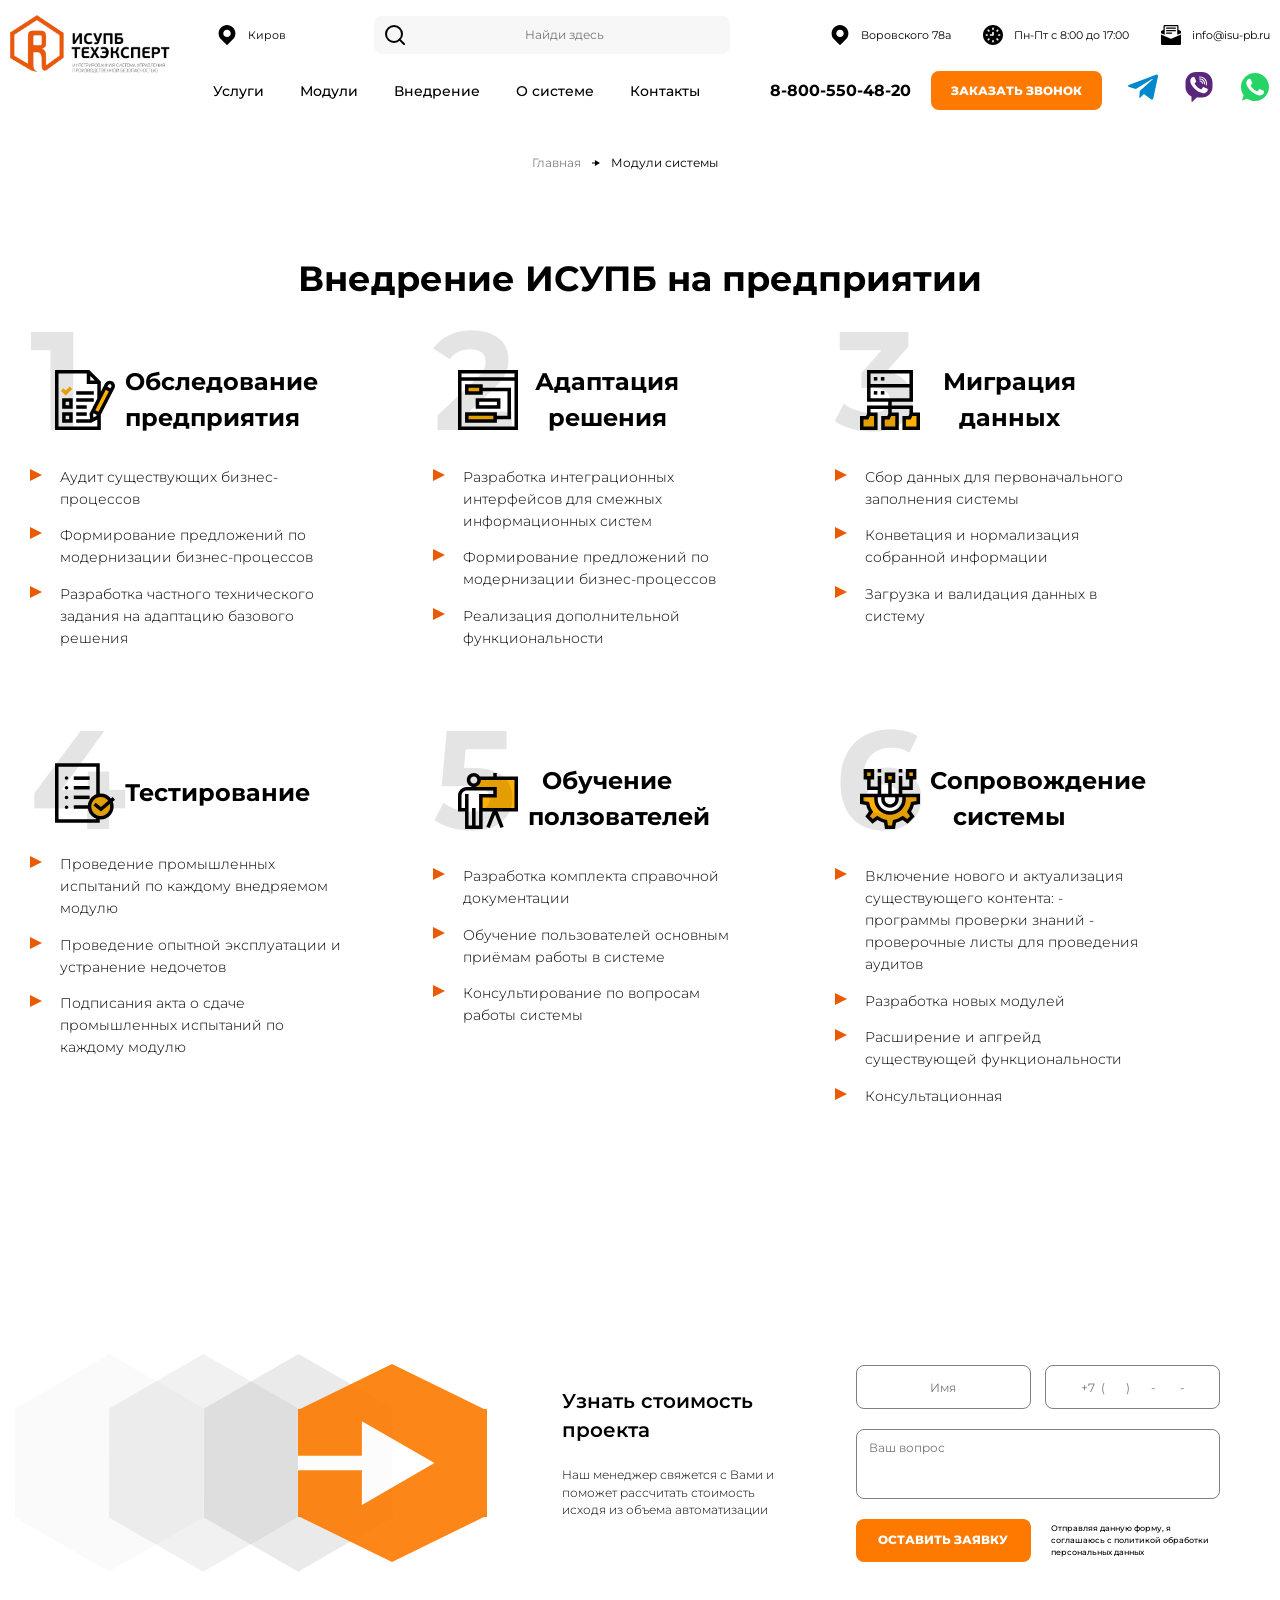
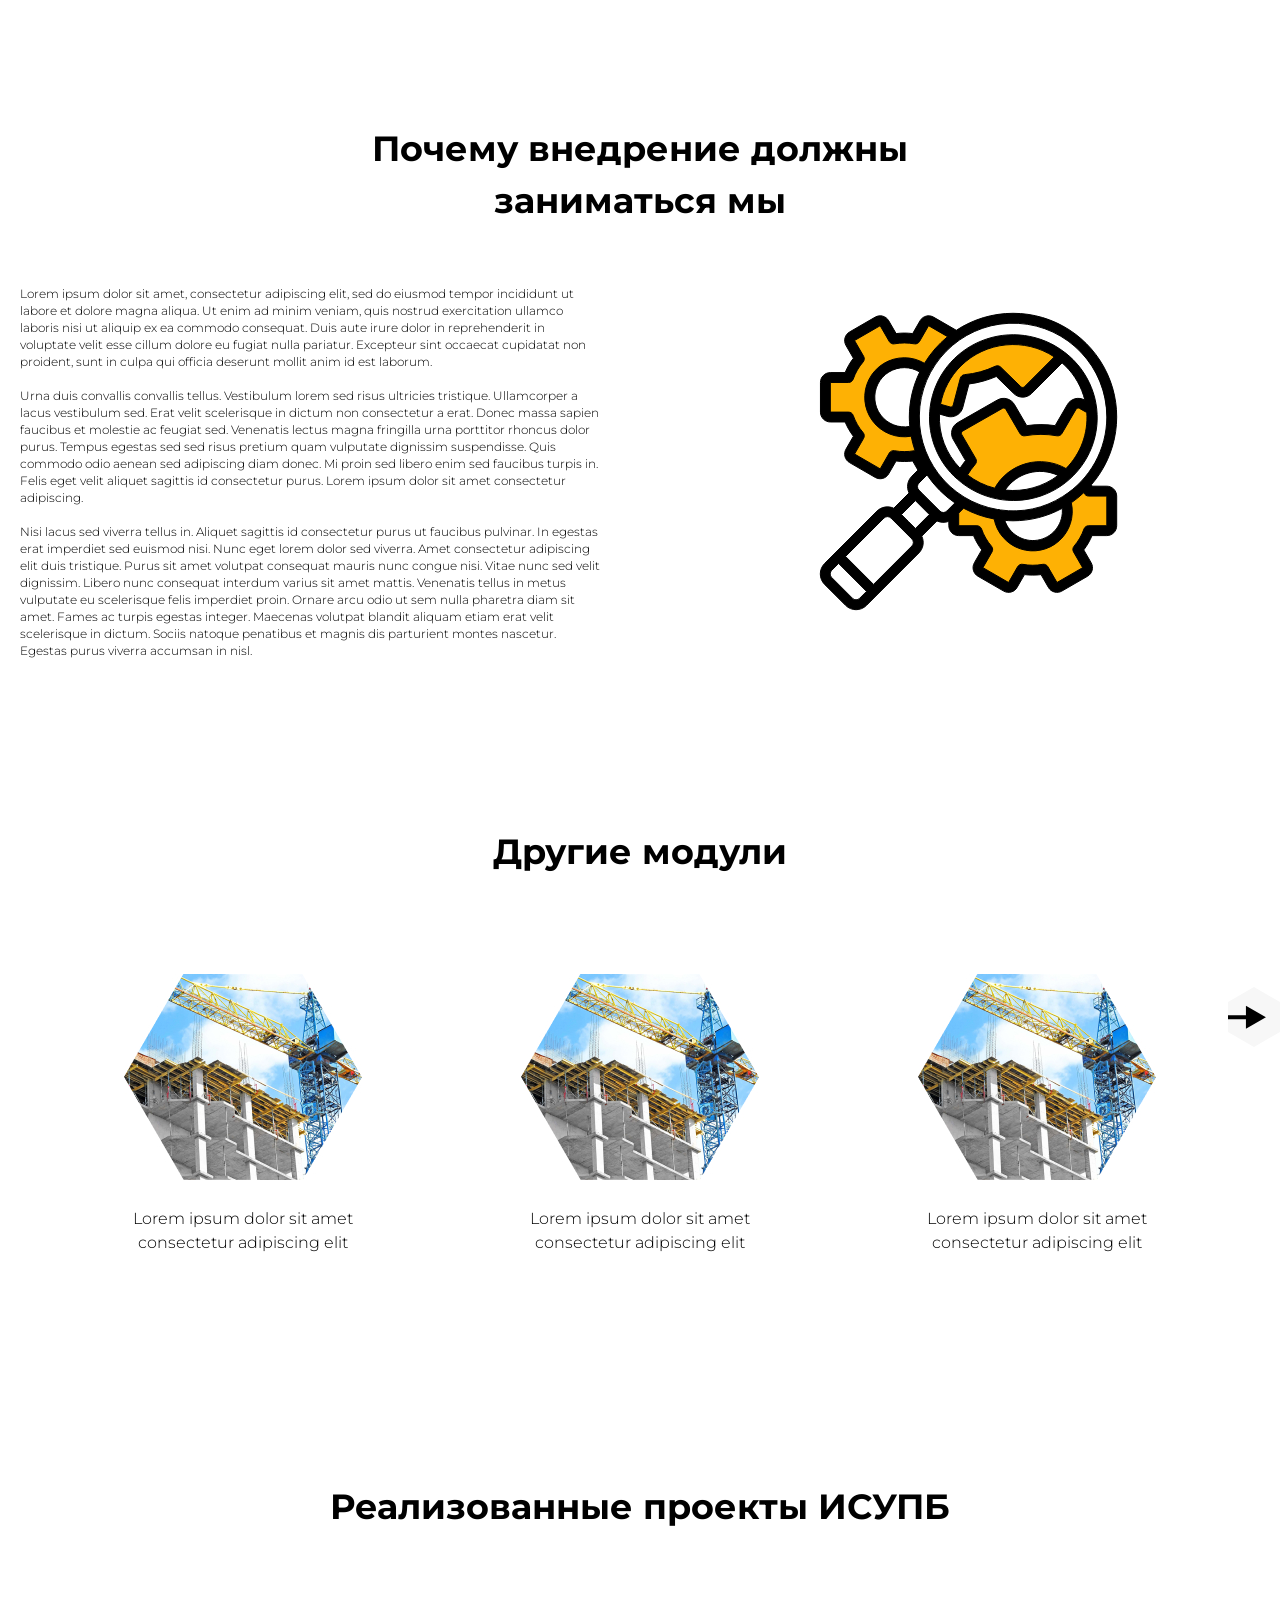
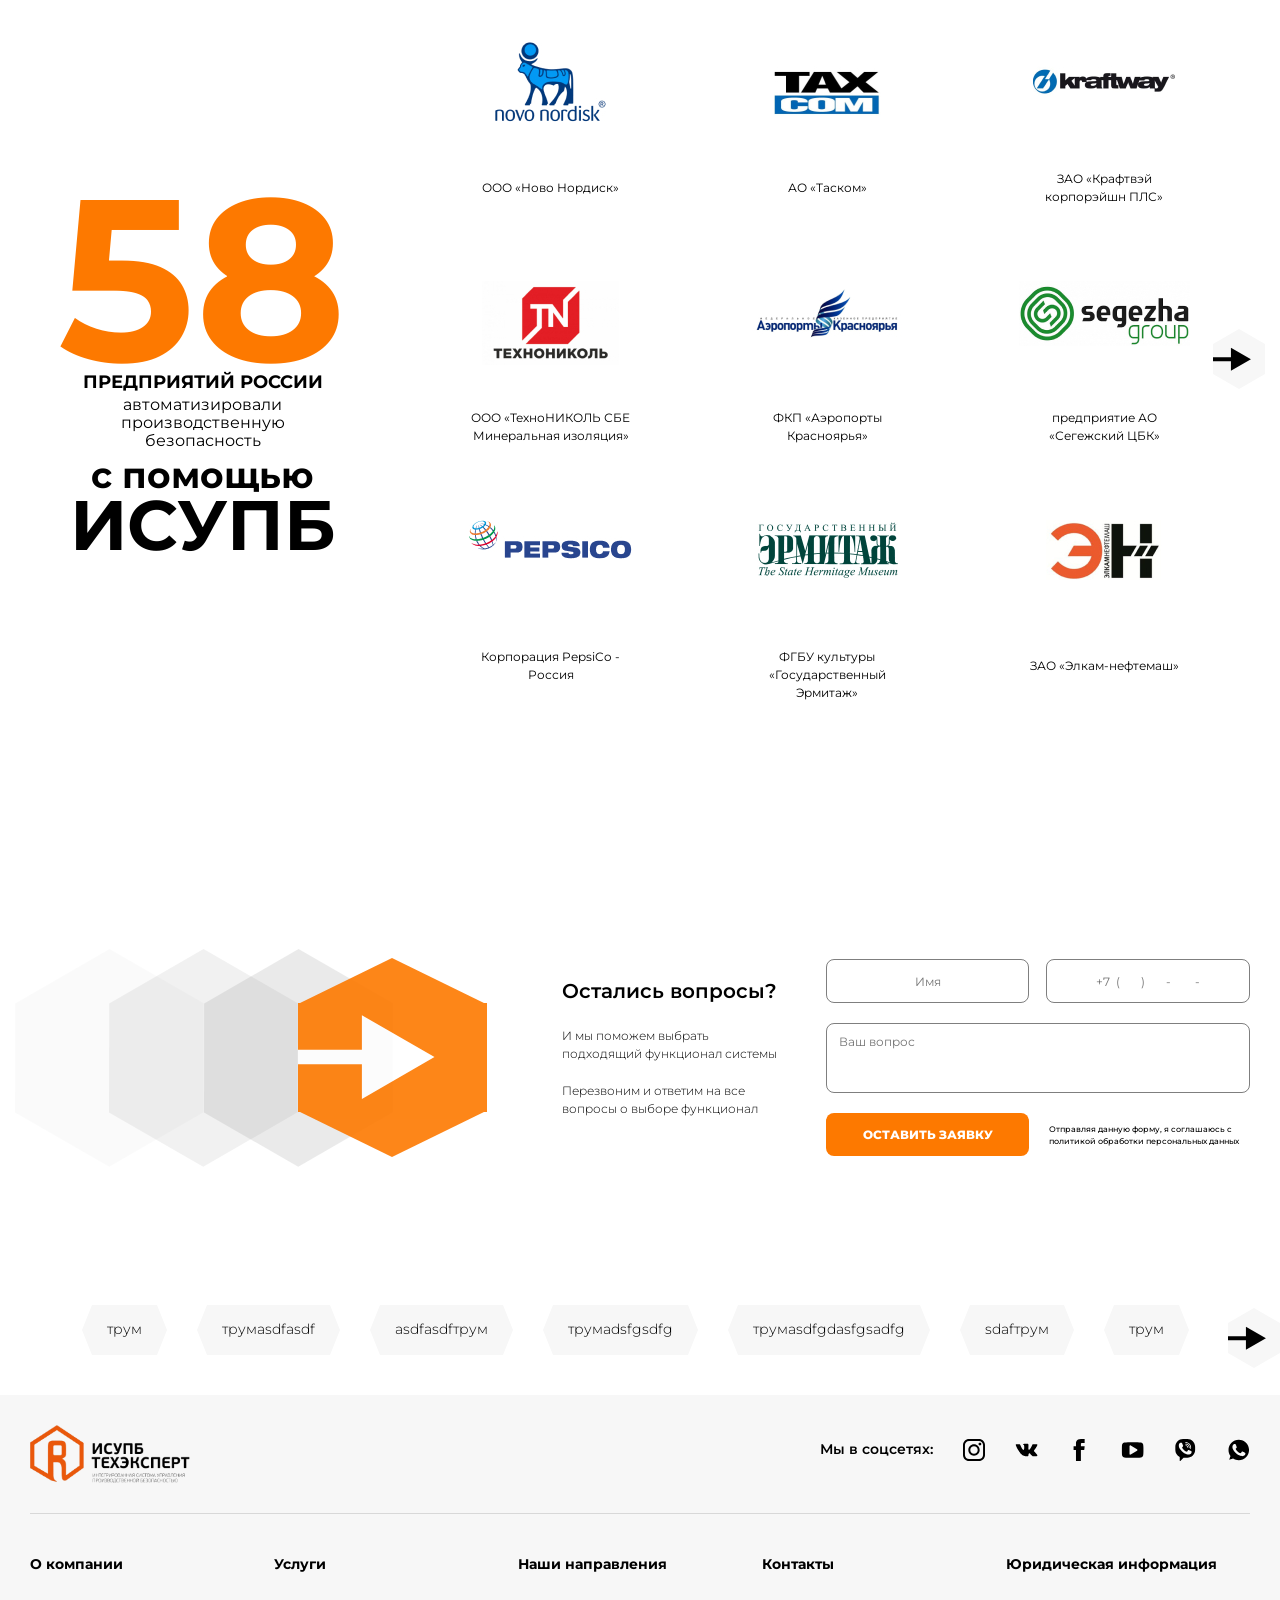
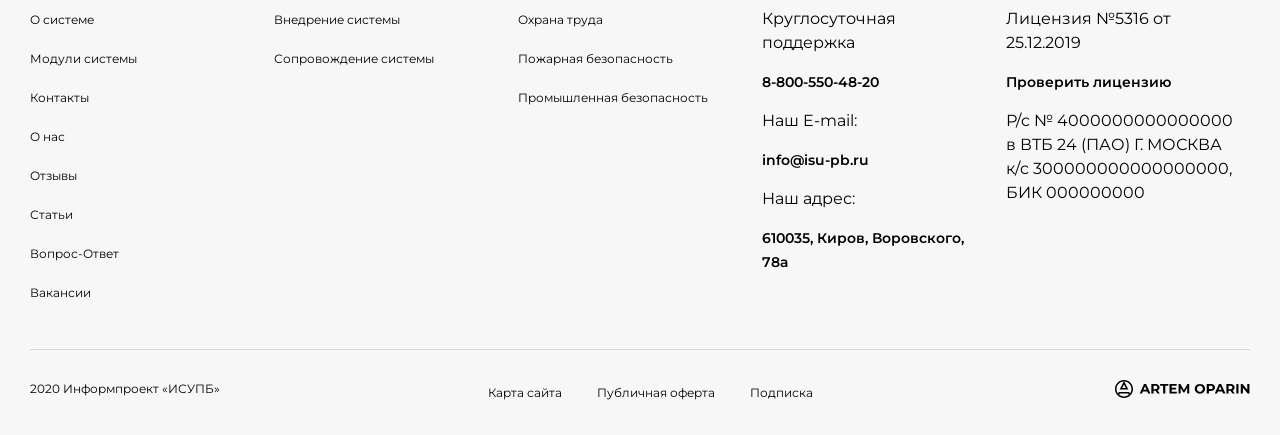
<file: introduction.html>
<!doctype html>
<html lang="ru">

<head>
  <meta charset="UTF-8">
  <meta name="viewport" content="width=device-width,initial-scale=1">
  <meta http-equiv="X-UA-Compatible" content="ie=edge">
  <title>ISUPB</title>
  <link href="vendors~main.css" rel="stylesheet">
  <link href="main.css" rel="stylesheet">
</head>

<body>
  <header class="header">
    <div class="header__burger"><span></span></div>
    <div class="header__burger-fixed"></div><a href="index.html" class="logo"><img src="img/logo-header.jpg" alt="logo" class="logo_img"></a>
    <section class="header-info">
      <div class="header-info__top"><a href="#" class="location js-region">
          <div class="location__item"><svg width="20" height="20" viewBox="0 0 20 20" fill="none" xmlns="http://www.w3.org/2000/svg">
              <path d="M15.9291 2.45591C14.3454 0.872191 12.2397 0 10.0001 0C7.76042 0 5.65478 0.872152 4.07099 2.45591C2.4873 4.03959 1.61511 6.14514 1.61511 8.3848C1.61511 10.6245 2.4873 12.7301 4.07099 14.3138L9.58578 19.8284C9.7002 19.9429 9.85016 20 10.0001 20C10.15 20 10.3 19.9428 10.4144 19.8284L15.929 14.3138C17.5127 12.7301 18.3849 10.6245 18.3849 8.38484C18.3849 6.1451 17.5127 4.03955 15.9291 2.45591ZM12.6334 11.018C11.93 11.7214 10.9949 12.1088 10.0001 12.1088C9.00539 12.1088 8.07023 11.7214 7.3669 11.0181C6.6635 10.3147 6.27615 9.37953 6.27615 8.3848C6.27615 7.39011 6.6635 6.45495 7.3669 5.75155C8.07023 5.04818 9.00539 4.66084 10.0001 4.66084C10.9949 4.66084 11.93 5.04818 12.6334 5.75155C13.3367 6.45487 13.7241 7.39003 13.7241 8.38476C13.7241 9.37949 13.3367 10.3147 12.6334 11.018Z" fill="black" />
            </svg>
            <div class="location__item-text">Киров</div>
          </div>
        </a>
        <form action="post" method="post" class="form-search"><input type="search" class="form-search__search" placeholder="Найди здесь"></form>
        <ul class="location">
          <li class="location__item"><svg width="20" height="20" viewBox="0 0 20 20" fill="none" xmlns="http://www.w3.org/2000/svg">
              <path d="M15.9291 2.45591C14.3454 0.872191 12.2397 0 10.0001 0C7.76042 0 5.65478 0.872152 4.07099 2.45591C2.4873 4.03959 1.61511 6.14514 1.61511 8.3848C1.61511 10.6245 2.4873 12.7301 4.07099 14.3138L9.58578 19.8284C9.7002 19.9429 9.85016 20 10.0001 20C10.15 20 10.3 19.9428 10.4144 19.8284L15.929 14.3138C17.5127 12.7301 18.3849 10.6245 18.3849 8.38484C18.3849 6.1451 17.5127 4.03955 15.9291 2.45591ZM12.6334 11.018C11.93 11.7214 10.9949 12.1088 10.0001 12.1088C9.00539 12.1088 8.07023 11.7214 7.3669 11.0181C6.6635 10.3147 6.27615 9.37953 6.27615 8.3848C6.27615 7.39011 6.6635 6.45495 7.3669 5.75155C8.07023 5.04818 9.00539 4.66084 10.0001 4.66084C10.9949 4.66084 11.93 5.04818 12.6334 5.75155C13.3367 6.45487 13.7241 7.39003 13.7241 8.38476C13.7241 9.37949 13.3367 10.3147 12.6334 11.018Z" fill="black" />
            </svg>
            <div class="location__item-text">Воровского 78а</div>
          </li>
          <li class="location__item"><svg width="20" height="20" viewBox="0 0 20 20" fill="none" xmlns="http://www.w3.org/2000/svg">
              <path d="M10 0C4.48582 0 0 4.48582 0 10C0 15.5142 4.48582 20 10 20C15.5142 20 20 15.5142 20 10C20 4.48582 15.5142 0 10 0ZM13.5358 5.28582L14.125 4.69664C14.45 4.37082 14.9775 4.37082 15.3033 4.69664C15.6283 5.02164 15.6283 5.54914 15.3033 5.87496L14.7141 6.46414C14.5508 6.62664 14.3383 6.70832 14.125 6.70832C13.9116 6.70832 13.6983 6.62664 13.5358 6.46414C13.21 6.13832 13.21 5.61082 13.5358 5.28582ZM4.69668 4.69668C5.0225 4.37086 5.55 4.37086 5.875 4.69668L6.46418 5.28586C6.79 5.61086 6.79 6.13836 6.46418 6.46418C6.30168 6.62668 6.08836 6.70836 5.875 6.70836C5.66168 6.70836 5.44918 6.62668 5.28582 6.46418L4.69668 5.875C4.37168 5.54918 4.37168 5.02168 4.69668 4.69668ZM3.33332 10.8333C2.87332 10.8333 2.5 10.4608 2.5 10C2.5 9.53918 2.87332 9.16668 3.33332 9.16668H4.16664C4.62664 9.16668 4.99996 9.53918 4.99996 10C4.99996 10.4608 4.62664 10.8333 4.16664 10.8333H3.33332ZM6.46418 14.7142L5.875 15.3033C5.7125 15.4666 5.49918 15.5475 5.28582 15.5475C5.0725 15.5475 4.86 15.4667 4.69664 15.3033C4.37164 14.9783 4.37164 14.4508 4.69664 14.125L5.28582 13.5358C5.61164 13.2108 6.13914 13.2108 6.46414 13.5358C6.79 13.8617 6.79 14.3892 6.46418 14.7142ZM10.8333 16.6667C10.8333 17.1275 10.46 17.5 10 17.5C9.54 17.5 9.16668 17.1275 9.16668 16.6667V15.8334C9.16668 15.3725 9.54 15 10 15C10.46 15 10.8333 15.3725 10.8333 15.8334V16.6667ZM10.8333 10C10.8333 10.4608 10.46 10.8333 10 10.8333H7.5C7.04 10.8333 6.66668 10.4608 6.66668 10C6.66668 9.53918 7.04 9.16668 7.5 9.16668H9.16668V7.5C9.16668 7.03918 9.54 6.66668 10 6.66668C10.46 6.66668 10.8333 7.03918 10.8333 7.5V10ZM10.8333 4.16668C10.8333 4.6275 10.46 5 10 5C9.54 5 9.16668 4.6275 9.16668 4.16668V3.33332C9.16668 2.8725 9.54 2.5 10 2.5C10.46 2.5 10.8333 2.8725 10.8333 3.33332V4.16668ZM15.3033 15.3033C15.14 15.4666 14.9275 15.5475 14.7141 15.5475C14.5008 15.5475 14.2875 15.4667 14.125 15.3033L13.5358 14.7141C13.21 14.3891 13.21 13.8616 13.5358 13.5358C13.8608 13.2108 14.3883 13.2108 14.7141 13.5358L15.3033 14.125C15.6283 14.4508 15.6283 14.9783 15.3033 15.3033ZM16.6667 10.8333H15.8334C15.3733 10.8333 15 10.4608 15 10C15 9.53918 15.3733 9.16668 15.8333 9.16668H16.6666C17.1266 9.16668 17.5 9.53918 17.5 10C17.5 10.4608 17.1267 10.8333 16.6667 10.8333Z" fill="black" />
            </svg>
            <div class="location__item-text">Пн-Пт с 8:00 до 17:00</div>
          </li>
          <li class="location__item"><svg width="20" height="20" viewBox="0 0 20 20" fill="none" xmlns="http://www.w3.org/2000/svg">
              <path d="M10.2437 13.7C10.1662 13.7337 10.0825 13.75 10 13.75C9.9175 13.75 9.83375 13.7337 9.75625 13.7L0 9.56873V18.75C0 19.44 0.56 20 1.25 20H18.75C19.44 20 20 19.44 20 18.75V9.56873L10.2437 13.7Z" fill="black" />
              <path d="M19.7125 6.0625L17.5 4.6625V1.25C17.5 0.5625 16.9375 0 16.25 0H3.75C3.0625 0 2.5 0.5625 2.5 1.25V4.6625L0.2875 6.0625C0.1125 6.175 0 6.375 0 6.5875V8.2125L3.75 9.8V1.25H16.25V9.8L20 8.2125V6.5875C20 6.375 19.8875 6.175 19.7125 6.0625Z" fill="black" />
              <path d="M14.375 2.5H5.625C5.28 2.5 5 2.78 5 3.125C5 3.47 5.28 3.75 5.625 3.75H14.375C14.72 3.75 15 3.47 15 3.125C15 2.78 14.72 2.5 14.375 2.5Z" fill="black" />
              <path d="M14.375 5H5.625C5.28 5 5 5.28 5 5.625C5 5.97 5.28 6.25 5.625 6.25H14.375C14.72 6.25 15 5.97 15 5.625C15 5.28 14.72 5 14.375 5Z" fill="black" />
              <path d="M10.625 7.5H5.625C5.28 7.5 5 7.78 5 8.125C5 8.47 5.28 8.75 5.625 8.75H10.625C10.97 8.75 11.25 8.47 11.25 8.125C11.25 7.78 10.97 7.5 10.625 7.5Z" fill="black" />
            </svg> <a href="mailto:info@isu-pb.ru" class="location__item-text">info@isu-pb.ru</a></li>
        </ul>
      </div>
      <div class="header-info__bottom">
        <nav class="menu">
          <ul id="menu-header">
            <li><a href="#">Услуги</a></li>
            <li><a href="aboutmodules.html">Модули</a></li>
            <li><a href="introduction.html">Внедрение</a></li>
            <li><a href="aboutsystem.html">О системе</a></li>
            <li><a href="contacts.html">Контакты</a></li>
          </ul>
          <ul class="location menu__location">
            <li class="location__item"><svg width="20" height="20" viewBox="0 0 20 20" fill="none" xmlns="http://www.w3.org/2000/svg">
                <path d="M15.9291 2.45591C14.3454 0.872191 12.2397 0 10.0001 0C7.76042 0 5.65478 0.872152 4.07099 2.45591C2.4873 4.03959 1.61511 6.14514 1.61511 8.3848C1.61511 10.6245 2.4873 12.7301 4.07099 14.3138L9.58578 19.8284C9.7002 19.9429 9.85016 20 10.0001 20C10.15 20 10.3 19.9428 10.4144 19.8284L15.929 14.3138C17.5127 12.7301 18.3849 10.6245 18.3849 8.38484C18.3849 6.1451 17.5127 4.03955 15.9291 2.45591ZM12.6334 11.018C11.93 11.7214 10.9949 12.1088 10.0001 12.1088C9.00539 12.1088 8.07023 11.7214 7.3669 11.0181C6.6635 10.3147 6.27615 9.37953 6.27615 8.3848C6.27615 7.39011 6.6635 6.45495 7.3669 5.75155C8.07023 5.04818 9.00539 4.66084 10.0001 4.66084C10.9949 4.66084 11.93 5.04818 12.6334 5.75155C13.3367 6.45487 13.7241 7.39003 13.7241 8.38476C13.7241 9.37949 13.3367 10.3147 12.6334 11.018Z" fill="black" />
              </svg>
              <h3 class="location__item-text">Воровского 78а</h3>
            </li>
            <li class="location__item"><svg width="20" height="20" viewBox="0 0 20 20" fill="none" xmlns="http://www.w3.org/2000/svg">
                <path d="M10 0C4.48582 0 0 4.48582 0 10C0 15.5142 4.48582 20 10 20C15.5142 20 20 15.5142 20 10C20 4.48582 15.5142 0 10 0ZM13.5358 5.28582L14.125 4.69664C14.45 4.37082 14.9775 4.37082 15.3033 4.69664C15.6283 5.02164 15.6283 5.54914 15.3033 5.87496L14.7141 6.46414C14.5508 6.62664 14.3383 6.70832 14.125 6.70832C13.9116 6.70832 13.6983 6.62664 13.5358 6.46414C13.21 6.13832 13.21 5.61082 13.5358 5.28582ZM4.69668 4.69668C5.0225 4.37086 5.55 4.37086 5.875 4.69668L6.46418 5.28586C6.79 5.61086 6.79 6.13836 6.46418 6.46418C6.30168 6.62668 6.08836 6.70836 5.875 6.70836C5.66168 6.70836 5.44918 6.62668 5.28582 6.46418L4.69668 5.875C4.37168 5.54918 4.37168 5.02168 4.69668 4.69668ZM3.33332 10.8333C2.87332 10.8333 2.5 10.4608 2.5 10C2.5 9.53918 2.87332 9.16668 3.33332 9.16668H4.16664C4.62664 9.16668 4.99996 9.53918 4.99996 10C4.99996 10.4608 4.62664 10.8333 4.16664 10.8333H3.33332ZM6.46418 14.7142L5.875 15.3033C5.7125 15.4666 5.49918 15.5475 5.28582 15.5475C5.0725 15.5475 4.86 15.4667 4.69664 15.3033C4.37164 14.9783 4.37164 14.4508 4.69664 14.125L5.28582 13.5358C5.61164 13.2108 6.13914 13.2108 6.46414 13.5358C6.79 13.8617 6.79 14.3892 6.46418 14.7142ZM10.8333 16.6667C10.8333 17.1275 10.46 17.5 10 17.5C9.54 17.5 9.16668 17.1275 9.16668 16.6667V15.8334C9.16668 15.3725 9.54 15 10 15C10.46 15 10.8333 15.3725 10.8333 15.8334V16.6667ZM10.8333 10C10.8333 10.4608 10.46 10.8333 10 10.8333H7.5C7.04 10.8333 6.66668 10.4608 6.66668 10C6.66668 9.53918 7.04 9.16668 7.5 9.16668H9.16668V7.5C9.16668 7.03918 9.54 6.66668 10 6.66668C10.46 6.66668 10.8333 7.03918 10.8333 7.5V10ZM10.8333 4.16668C10.8333 4.6275 10.46 5 10 5C9.54 5 9.16668 4.6275 9.16668 4.16668V3.33332C9.16668 2.8725 9.54 2.5 10 2.5C10.46 2.5 10.8333 2.8725 10.8333 3.33332V4.16668ZM15.3033 15.3033C15.14 15.4666 14.9275 15.5475 14.7141 15.5475C14.5008 15.5475 14.2875 15.4667 14.125 15.3033L13.5358 14.7141C13.21 14.3891 13.21 13.8616 13.5358 13.5358C13.8608 13.2108 14.3883 13.2108 14.7141 13.5358L15.3033 14.125C15.6283 14.4508 15.6283 14.9783 15.3033 15.3033ZM16.6667 10.8333H15.8334C15.3733 10.8333 15 10.4608 15 10C15 9.53918 15.3733 9.16668 15.8333 9.16668H16.6666C17.1266 9.16668 17.5 9.53918 17.5 10C17.5 10.4608 17.1267 10.8333 16.6667 10.8333Z" fill="black" />
              </svg>
              <h3 class="location__item-text">Пн-Пт с 8:00 до 17:00</h3>
            </li>
            <li class="location__item"><svg width="20" height="20" viewBox="0 0 20 20" fill="none" xmlns="http://www.w3.org/2000/svg">
                <path d="M10.2437 13.7C10.1662 13.7337 10.0825 13.75 10 13.75C9.9175 13.75 9.83375 13.7337 9.75625 13.7L0 9.56873V18.75C0 19.44 0.56 20 1.25 20H18.75C19.44 20 20 19.44 20 18.75V9.56873L10.2437 13.7Z" fill="black" />
                <path d="M19.7125 6.0625L17.5 4.6625V1.25C17.5 0.5625 16.9375 0 16.25 0H3.75C3.0625 0 2.5 0.5625 2.5 1.25V4.6625L0.2875 6.0625C0.1125 6.175 0 6.375 0 6.5875V8.2125L3.75 9.8V1.25H16.25V9.8L20 8.2125V6.5875C20 6.375 19.8875 6.175 19.7125 6.0625Z" fill="black" />
                <path d="M14.375 2.5H5.625C5.28 2.5 5 2.78 5 3.125C5 3.47 5.28 3.75 5.625 3.75H14.375C14.72 3.75 15 3.47 15 3.125C15 2.78 14.72 2.5 14.375 2.5Z" fill="black" />
                <path d="M14.375 5H5.625C5.28 5 5 5.28 5 5.625C5 5.97 5.28 6.25 5.625 6.25H14.375C14.72 6.25 15 5.97 15 5.625C15 5.28 14.72 5 14.375 5Z" fill="black" />
                <path d="M10.625 7.5H5.625C5.28 7.5 5 7.78 5 8.125C5 8.47 5.28 8.75 5.625 8.75H10.625C10.97 8.75 11.25 8.47 11.25 8.125C11.25 7.78 10.97 7.5 10.625 7.5Z" fill="black" />
              </svg> <a href="mailto:info@isu-pb.ru" class="location__item-text">info@isu-pb.ru</a></li>
          </ul>
        </nav>
        <nav class="nav-contacts"><a href="tel:8-800-550-48-20" class="nav-contacts__number">8-800-550-48-20 </a><button class="nav-contacts__call btn js-call">ЗАКАЗАТЬ ЗВОНОК</button>
          <div class="nav-contacts__social"><a href="#" class="nav-contacts__link">
              <div class="telegramm"><svg width="30" height="30" viewBox="0 0 30 30" fill="none" xmlns="http://www.w3.org/2000/svg">
                  <g clip-path="url(#clip0)">
                    <path d="M11.7712 18.9762L11.275 25.9562C11.985 25.9562 12.2925 25.6512 12.6612 25.285L15.99 22.1037L22.8875 27.155C24.1525 27.86 25.0437 27.4887 25.385 25.9912L29.9125 4.77625L29.9137 4.775C30.315 2.905 29.2375 2.17375 28.005 2.6325L1.39248 12.8212C-0.423772 13.5262 -0.396272 14.5387 1.08373 14.9975L7.88748 17.1137L23.6912 7.225C24.435 6.7325 25.1112 7.005 24.555 7.4975L11.7712 18.9762Z" fill="#0088CC" />
                  </g>
                  <defs>
                    <clipPath id="clip0">
                      <rect width="30" height="30" fill="white" />
                    </clipPath>
                  </defs>
                </svg></div>
            </a><a href="#" class="nav-contacts__link">
              <div class="viber"><svg width="30" height="30" viewBox="0 0 30 30" fill="none" xmlns="http://www.w3.org/2000/svg">
                  <g clip-path="url(#clip1)">
                    <path d="M18.0004 0H11.9996C6.20911 0 1.49829 4.71082 1.49829 10.5013V15.0019C1.49829 19.0672 3.84286 22.7565 7.49906 24.4918V29.5038C7.49906 29.9389 8.04345 30.1665 8.35271 29.8574L12.7068 25.5033H18.0004C23.7908 25.5033 28.5017 20.7925 28.5017 15.0019V10.5013C28.5017 4.71082 23.7908 0 18.0004 0Z" fill="#59267C" />
                    <path d="M12.2795 10.7718L12.7684 10.2829L12.7689 10.2823L12.2794 10.7718L12.2795 10.7718Z" fill="#E5E5E5" />
                    <path d="M17.7188 15.2327L17.2251 15.7264L17.2252 15.7265L17.7189 15.2328L17.7188 15.2327Z" fill="#E5E5E5" />
                    <path d="M16.0003 8.50098C15.7241 8.50098 15.5002 8.72486 15.5002 9.00102C15.5002 9.27717 15.7241 9.50105 16.0003 9.50105C17.1033 9.50105 18.0006 10.3984 18.0006 11.5013C18.0006 11.7738 18.2281 12.0014 18.5006 12.0014C18.7731 12.0014 19.0006 11.7738 19.0006 11.5013C19.0007 9.84687 17.6547 8.50098 16.0003 8.50098Z" fill="white" />
                    <path d="M16.0002 6.50078C15.8152 6.50078 15.6285 6.51103 15.4453 6.53125C15.1708 6.56154 14.9728 6.80863 15.0031 7.0832C15.0334 7.35777 15.281 7.55523 15.555 7.52541C15.702 7.50918 15.8517 7.50092 16.0002 7.50092C18.2061 7.50092 20.0007 9.29552 20.0007 11.5014C20.0007 11.6499 19.9924 11.7997 19.9762 11.9467C19.9463 12.2174 20.1475 12.4688 20.4184 12.4986C20.6892 12.5284 20.9404 12.3273 20.9704 12.0564C20.9906 11.8731 21.0008 11.6864 21.0008 11.5014C21.0008 8.7441 18.7576 6.50078 16.0002 6.50078Z" fill="white" />
                    <path d="M16.0008 4.5005C15.8221 4.5005 15.6411 4.5073 15.463 4.52084C15.1876 4.54169 14.9812 4.78193 15.0021 5.05726C15.0229 5.33265 15.2639 5.53902 15.5385 5.51816C15.6916 5.5065 15.8472 5.50064 16.0008 5.50064C19.3096 5.50064 22.0016 8.19256 22.0016 11.5014C22.0016 11.9696 21.9475 12.4356 21.841 12.8866C21.7799 13.145 21.939 13.4136 22.1953 13.4837C22.4649 13.5576 22.7501 13.3885 22.8143 13.1166C22.9386 12.5904 23.0017 12.047 23.0017 11.5014C23.0017 7.64107 19.8611 4.5005 16.0008 4.5005Z" fill="white" />
                    <path d="M23.4372 19.0718C23.0807 20.0759 21.6658 20.9086 20.5373 21.1518C19.7652 21.3158 18.7567 21.4466 15.3617 20.0427C11.0192 18.2483 8.2227 13.8469 8.00474 13.5614C7.79602 13.2758 6.25 11.2308 6.25 9.11579C6.25 7.00078 7.32686 5.97091 7.76092 5.52875C8.11741 5.16581 8.70663 5 9.27184 5C9.45471 5 9.6191 5.00921 9.76687 5.01658C10.2009 5.035 10.4189 5.0608 10.7052 5.74431C11.0617 6.60099 11.9298 8.716 12.0332 8.9334C12.1385 9.15079 12.2438 9.44557 12.0961 9.73113C11.9575 10.0259 11.8356 10.1567 11.6177 10.4073C11.3997 10.6578 11.1928 10.8494 10.9749 11.1184C10.7754 11.3524 10.55 11.6029 10.8012 12.0359C11.0524 12.4596 11.9206 13.8727 13.1988 15.0076C14.8482 16.4723 16.1855 16.9402 16.6639 17.1392C17.0204 17.2866 17.4452 17.2516 17.7057 16.9752C18.0363 16.6196 18.4445 16.0301 18.8601 15.4498C19.1556 15.0334 19.5288 14.9818 19.9203 15.1292C20.3193 15.2674 22.4305 16.3083 22.8646 16.5238C23.2987 16.7412 23.585 16.8444 23.6903 17.0268C23.7937 17.2092 23.7937 18.0659 23.4372 19.0718Z" fill="white" />
                  </g>
                  <defs>
                    <clipPath id="clip1">
                      <rect width="30" height="30" fill="white" />
                    </clipPath>
                  </defs>
                </svg></div>
            </a><a href="#" class="nav-contacts__link">
              <div class="whatsapp"><svg width="30" height="30" viewBox="0 0 30 30" fill="none" xmlns="http://www.w3.org/2000/svg">
                  <path d="M15.0035 1H14.9965C7.27725 1 1 7.279 1 15C1 18.0625 1.987 20.901 3.66525 23.2057L1.9205 28.4067L7.30175 26.6865C9.5155 28.153 12.1562 29 15.0035 29C22.7227 29 29 22.7192 29 15C29 7.28075 22.7227 1 15.0035 1Z" fill="#25D366" />
                  <path d="M23.7319 21.1819C23.37 22.2037 21.9338 23.0512 20.7882 23.2987C20.0044 23.4656 18.9807 23.5987 15.5344 22.17C11.1263 20.3437 8.28753 15.8644 8.06628 15.5737C7.85441 15.2831 6.28503 13.2019 6.28503 11.0494C6.28503 8.89687 7.37816 7.84875 7.81878 7.39875C8.18066 7.02938 8.77878 6.86063 9.35253 6.86063C9.53816 6.86063 9.70503 6.87 9.85503 6.8775C10.2957 6.89625 10.5169 6.9225 10.8075 7.61813C11.1694 8.49 12.0507 10.6425 12.1557 10.8637C12.2625 11.085 12.3694 11.385 12.2194 11.6756C12.0788 11.9756 11.955 12.1087 11.7338 12.3637C11.5125 12.6187 11.3025 12.8137 11.0813 13.0875C10.8788 13.3256 10.65 13.5806 10.905 14.0212C11.16 14.4525 12.0413 15.8906 13.3388 17.0456C15.0132 18.5362 16.3707 19.0125 16.8563 19.215C17.2182 19.365 17.6494 19.3294 17.9138 19.0481C18.2494 18.6862 18.6638 18.0862 19.0857 17.4956C19.3857 17.0719 19.7644 17.0194 20.1619 17.1694C20.5669 17.31 22.71 18.3694 23.1507 18.5887C23.5913 18.81 23.8819 18.915 23.9888 19.1006C24.0938 19.2862 24.0938 20.1581 23.7319 21.1819Z" fill="white" />
                </svg></div>
            </a></div>
        </nav>
      </div>
    </section>
  </header><!-- !header -->
  <main>
    <nav class="headcrumbs">
      <ul class="headcrumbs__list">
        <li class="headcrumbs__item"><a href="index.html" class="headcrumbs__link">Главная</a></li>
        <li class="headcrumbs__item"><a href="#" class="headcrumbs__link">Модули системы</a></li>
      </ul>
    </nav>
    <section class="introduction">
      <h1 class="title introduction__title">Внедрение ИСУПБ на предприятии</h1>
      <div class="board">
        <div class="board-item">
          <div class="board-item__header">
            <div class="board-item__img">
              <div class="board-item__num">1</div><svg width="60" height="60" viewBox="0 0 60 60" fill="none" xmlns="http://www.w3.org/2000/svg">
                <path d="M21.2119 42.3047H31.7588V45.8203H21.2119V42.3047Z" fill="black" />
                <path d="M37.6533 40.4082L49.8982 18.0612L56.0207 20.2041L43.4696 43.7755L37.6533 40.4082Z" fill="#FEB104" />
                <path d="M21.2119 35.2734H31.7588V38.7891H21.2119V35.2734Z" fill="black" />
                <path d="M21.2119 28.2422H38.79V31.7578H21.2119V28.2422Z" fill="black" />
                <path d="M21.2119 21.2109H38.79V24.7266H21.2119V21.2109Z" fill="black" />
                <path d="M17.1812 18.9382L14.6953 16.4524L10.6649 20.4829L8.39215 18.2102L5.90625 20.696L10.6649 25.4546L17.1812 18.9382Z" fill="#FEB104" />
                <path d="M7.14941 38.7891H17.6963V28.2422H7.14941V38.7891ZM10.665 31.7578H14.1807V35.2734H10.665V31.7578Z" fill="black" />
                <path d="M7.14941 52.8516H17.6963V42.3047H7.14941V52.8516ZM10.665 45.8203H14.1807V49.3359H10.665V45.8203Z" fill="black" />
                <path d="M57.1301 11.2443C54.5418 9.9191 51.358 10.9466 50.0343 13.5319L45.8213 21.7227V11.5766L34.2446 0H0.000976562V60H45.8213V44.781L59.4208 18.3415C60.7459 15.7533 59.7183 12.5695 57.1301 11.2443ZM55.5279 14.3735C56.3907 14.8153 56.7332 15.8766 56.2929 16.7364L55.4874 18.3025L52.358 16.7002L53.162 15.137C53.6038 14.2744 54.665 13.9318 55.5279 14.3735ZM43.4124 41.7782L40.2829 40.1761L50.7501 19.8266L53.8795 21.4288L43.4124 41.7782ZM38.6748 43.3024L41.8042 44.9046L41.2443 45.9932L38.4764 47.5399L38.1135 44.3936L38.6748 43.3024ZM35.2744 6.00152L39.8196 10.5469H35.2743V6.00152H35.2744ZM3.5166 56.4844V3.51562H31.7588V14.0625H42.3057V28.5577L34.4989 43.7353L35.1446 49.3359H21.2119V52.8516H36.178L42.3057 49.4273V56.4844H3.5166Z" fill="black" />
              </svg>
            </div>
            <div class="board-item__title">Обследование предприятия</div>
          </div>
          <ul class="stages-tabs__list board-item__list">
            <li class="stages-tabs__item board-item__item">Аудит существующих бизнес-процессов</li>
            <li class="stages-tabs__item board-item__item">Формирование предложений по модернизации бизнес-процессов</li>
            <li class="stages-tabs__item board-item__item">Разработка частного технического задания на адаптацию базового решения</li>
          </ul>
        </div>
        <div class="board-item">
          <div class="board-item__header">
            <div class="board-item__img">
              <div class="board-item__num">2</div><svg width="60" height="60" viewBox="0 0 60 60" fill="none" xmlns="http://www.w3.org/2000/svg">
                <path d="M9.18359 15.9184H22.653V22.6531H9.18359V15.9184Z" fill="#FEB104" />
                <path d="M9.18359 44.0816H36.7346V47.449V50.8163H9.18359V44.0816Z" fill="#FEB104" />
                <path d="M0 0V60H60V0H0ZM56.4844 3.51562V7.14844H3.51562V3.51562H56.4844ZM3.51562 56.4844V10.6641H56.4844V56.4844H3.51562Z" fill="black" />
                <path d="M24.7266 14.1797H7.03125V24.7266H24.7266V21.2109H49.4531V45.8203H38.9062V42.3047H7.03125V52.8516H38.9062V49.3359H52.9688V17.6953H24.7266V14.1797ZM35.3906 49.3359H10.5469V45.8203H35.3906V49.3359ZM21.2109 21.2109H10.5469V17.6953H21.2109V21.2109Z" fill="black" />
                <path d="M42.4219 28.2422H17.6953V38.7891H42.4219V28.2422ZM38.9062 35.2734H21.2109V31.7578H38.9062V35.2734Z" fill="black" />
              </svg>
            </div>
            <div class="board-item__title">Адаптация решения</div>
          </div>
          <ul class="stages-tabs__list board-item__list">
            <li class="stages-tabs__item board-item__item">Разработка интеграционных интерфейсов для смежных информационных систем</li>
            <li class="stages-tabs__item board-item__item">Формирование предложений по модернизации бизнес-процессов</li>
            <li class="stages-tabs__item board-item__item">Реализация дополнительной функциональности</li>
          </ul>
        </div>
        <div class="board-item">
          <div class="board-item__header">
            <div class="board-item__img">
              <div class="board-item__num">3</div><svg width="60" height="60" viewBox="0 0 60 60" fill="none" xmlns="http://www.w3.org/2000/svg">
                <path d="M13.8281 7.03125H17.3438V10.5469H13.8281V7.03125Z" fill="black" />
                <path d="M9 45H16V59H2V48.5H7L9 45Z" fill="#FEB104" />
                <path d="M30 45H37V59H23V48.5H28L30 45Z" fill="#FEB104" />
                <path d="M51 45H58V59H44V48.5H49L51 45Z" fill="#FEB104" />
                <path d="M20.8594 7.03125H24.375V10.5469H20.8594V7.03125Z" fill="black" />
                <path d="M13.8281 21.0938H17.3438V24.6094H13.8281V21.0938Z" fill="black" />
                <path d="M20.8594 21.0938H24.375V24.6094H20.8594V21.0938Z" fill="black" />
                <path d="M52.9688 42.4219V35.3906H31.6846L31.7578 31.6406H52.9688V0H7.03125V31.6406H28.2422L28.1689 35.3906H7.03125V43.7897L6.02875 45.9375H0V60H17.5781V42.4219H10.5469V38.9062H28.1982L28.239 43.7965L27.2397 45.9375H21.2109V60H38.7891V42.4219H31.7432L31.7139 38.9062H49.4531V43.7897L48.4506 45.9375H42.4219V60H60V42.4219H52.9688ZM10.5469 3.51562H49.4531V14.0625H10.5469V3.51562ZM10.5469 17.5781H49.4531V28.125H10.5469V17.5781ZM14.0625 56.4844H3.51562V49.4531H8.26813L9.90875 45.9375H14.0625V56.4844ZM35.2734 56.4844H24.7266V49.4531H29.4791L31.1197 45.9375H35.2734V56.4844ZM56.4844 56.4844H45.9375V49.4531H50.69L52.3306 45.9375H56.4844V56.4844Z" fill="black" />
              </svg>
            </div>
            <div class="board-item__title">Миграция данных</div>
          </div>
          <ul class="stages-tabs__list board-item__list">
            <li class="stages-tabs__item board-item__item">Сбор данных для первоначального заполнения системы</li>
            <li class="stages-tabs__item board-item__item">Конветация и нормализация собранной информации</li>
            <li class="stages-tabs__item board-item__item">Загрузка и валидация данных в систему</li>
          </ul>
        </div>
        <div class="board-item">
          <div class="board-item__header">
            <div class="board-item__img">
              <div class="board-item__num">4</div><svg width="60" height="60" viewBox="0 0 60 60" fill="none" xmlns="http://www.w3.org/2000/svg">
                <g clip-path="url(#clip50)">
                  <circle cx="46" cy="43" r="10" fill="#FEB104" />
                  <path d="M18.7959 13.3965H34.6327V16.9196H18.7959V13.3965Z" fill="black" />
                  <path d="M18.7959 22.984H34.6327V26.5071H18.7959V22.984Z" fill="black" />
                  <path d="M18.7959 32.5717H34.6327V36.0947H18.7959V32.5717Z" fill="black" />
                  <path d="M11.5492 13.2079C10.6278 13.2079 9.74499 14.0181 9.78762 14.9694C9.83036 15.9238 10.5616 16.731 11.5492 16.731C12.4706 16.731 13.3533 15.9208 13.3107 14.9694C13.268 14.015 12.5367 13.2079 11.5492 13.2079Z" fill="black" />
                  <path d="M11.5492 22.984C10.6278 22.984 9.74499 23.7942 9.78762 24.7456C9.83036 25.7 10.5616 26.5071 11.5492 26.5071C12.4706 26.5071 13.3533 25.6969 13.3107 24.7456C13.268 23.7911 12.5367 22.984 11.5492 22.984Z" fill="black" />
                  <path d="M11.5492 32.7602C10.6278 32.7602 9.74499 33.5704 9.78762 34.5217C9.83036 35.4761 10.5616 36.2833 11.5492 36.2833C12.4706 36.2833 13.3533 35.4731 13.3107 34.5217C13.268 33.5673 12.5367 32.7602 11.5492 32.7602Z" fill="black" />
                  <path d="M11.5492 42.5364C10.6278 42.5364 9.74499 43.3466 9.78762 44.2979C9.83036 45.2523 10.5616 46.0595 11.5492 46.0595C12.4706 46.0595 13.3533 45.2493 13.3107 44.2979C13.268 43.3435 12.5367 42.5364 11.5492 42.5364Z" fill="black" />
                  <path d="M60 36.7835L57.7403 34.0805L55.951 35.5763C53.5846 32.527 49.8859 30.5608 45.7362 30.5608C45.4038 30.5608 45.0744 30.5735 44.7484 30.5982V0.319275H0V59.6805H44.7484V56.3733C45.0745 56.3981 45.4039 56.4108 45.7362 56.4108C52.863 56.4108 58.6611 50.6126 58.6611 43.4857C58.6611 41.7876 58.3312 40.1652 57.7334 38.6783L60 36.7835ZM41.2253 56.1576H3.52309V3.84237H41.2253V31.3736C36.713 33.0595 33.387 37.198 32.8789 42.159H18.796V45.6821H32.9988C33.7847 50.2536 36.9795 54.0115 41.2254 55.598V56.1576H41.2253ZM55.138 43.4858C55.138 48.6701 50.9204 52.8878 45.7362 52.8878C40.5519 52.8878 36.3342 48.6701 36.3342 43.4858C36.3342 38.3016 40.5519 34.084 45.7362 34.084C48.802 34.084 51.5292 35.5596 53.2466 37.8373L45.9288 43.9548L40.6594 39.7294L38.4554 42.4779L45.975 48.508L54.8315 41.1043C55.031 41.8651 55.138 42.6632 55.138 43.4858Z" fill="black" />
                </g>
                <defs>
                  <clipPath id="clip50">
                    <rect width="60" height="60" fill="white" />
                  </clipPath>
                </defs>
              </svg>
            </div>
            <div class="board-item__title">Тестирование</div>
          </div>
          <ul class="stages-tabs__list board-item__list">
            <li class="stages-tabs__item board-item__item">Проведение промышленных испытаний по каждому внедряемом модулю</li>
            <li class="stages-tabs__item board-item__item">Проведение опытной эксплуатации и устранение недочетов</li>
            <li class="stages-tabs__item board-item__item">Подписания акта о сдаче промышленных испытаний по каждому модулю</li>
          </ul>
        </div>
        <div class="board-item">
          <div class="board-item__header">
            <div class="board-item__img">
              <div class="board-item__num">5</div><svg width="60" height="60" viewBox="0 0 60 60" fill="none" xmlns="http://www.w3.org/2000/svg">
                <g clip-path="url(#clip51)">
                  <path d="M16.5 18L21.5 9H58V41H23V26.5H37V20H16.5V18Z" fill="#FEB104" />
                  <path d="M38.7891 3.875H35.2734V7.39062H21.9056C20.6879 5.29109 18.4171 3.875 15.8203 3.875C11.9433 3.875 8.78906 7.02922 8.78906 10.9062C8.78906 14.7833 11.9433 17.9375 15.8203 17.9375C19.6973 17.9375 22.8516 14.7833 22.8516 10.9062H56.4844V39.0312H24.6094V28.4844H38.7891V17.9375H8.78906C3.94277 17.9375 0 21.8803 0 26.7266V42.5469H7.03125V60.125H24.6094V42.5469H34.4348L28.3678 57.7143L31.632 59.02L37.0312 45.5221L42.4304 59.02L45.6946 57.7143L39.6277 42.5469H60V7.39062H38.7891V3.875ZM15.8203 14.4219C13.8818 14.4219 12.3047 12.8448 12.3047 10.9062C12.3047 8.96773 13.8818 7.39062 15.8203 7.39062C17.7588 7.39062 19.3359 8.96773 19.3359 10.9062C19.3359 12.8448 17.7588 14.4219 15.8203 14.4219ZM21.0938 56.6094H17.5781V39.0312H14.0625V56.6094H10.5469C10.5469 54.901 10.5469 26.6756 10.5469 24.9688H7.03125V39.0312H3.51562V26.7266C3.51562 23.8188 5.88129 21.4531 8.78906 21.4531H35.2734V24.9688H21.0938V56.6094Z" fill="black" />
                </g>
                <defs>
                  <clipPath id="clip51">
                    <rect width="60" height="60" fill="white" />
                  </clipPath>
                </defs>
              </svg>
            </div>
            <div class="board-item__title">Обучение ползователей</div>
          </div>
          <ul class="stages-tabs__list board-item__list">
            <li class="stages-tabs__item board-item__item">Разработка комплекта справочной документации</li>
            <li class="stages-tabs__item board-item__item">Обучение пользователей основным приёмам работы в системе</li>
            <li class="stages-tabs__item board-item__item">Консультирование по вопросам работы системы</li>
          </ul>
        </div>
        <div class="board-item">
          <div class="board-item__header">
            <div class="board-item__img">
              <div class="board-item__num">6</div><svg width="60" height="60" viewBox="0 0 60 60" fill="none" xmlns="http://www.w3.org/2000/svg">
                <rect x="5" y="1" width="8" height="8" fill="#FEB104" />
                <path d="M2 27H16V34.5L21.5 42L30 44L37.5 42L43.5 35L44 27H58V33.5L52.5 34.5L49 42L52.5 47.5L47.5 52.5L42.5 49.5L34.5 52.5L33.5 58.5H26.5L25.5 52.5L17.5 49L13 52.5L7.5 47.5L11 43L7.5 34.5L2 33.5V27Z" fill="#FEB104" />
                <rect x="26" y="5" width="8" height="8" fill="#FEB104" />
                <rect x="47" y="1" width="8" height="8" fill="#FEB104" />
                <path d="M42.3047 21.0938H52.8516V10.5469H56.3672V0H45.8203V10.5469H49.3359V17.5781H42.3047V7.03125H38.7891V24.7266H31.7578V14.0625H35.2734V3.51562H24.7266V14.0625H28.2422V24.7266H21.2109V7.03125H17.6953V17.5781H10.6641V10.5469H14.1797V0H3.63281V10.5469H7.14844V21.0938H17.6953V24.7266H0V35.0098L6.13998 36.0123C6.72546 38.3418 7.64465 40.5551 8.88336 42.6183L5.33066 47.5914L12.4086 54.6693L17.3817 51.1166C19.4449 52.3553 21.6582 53.2745 23.9873 53.86L24.9902 60H35.0098L36.0127 53.86C38.3418 53.2745 40.5556 52.3553 42.6183 51.1166L47.5914 54.6693L54.6693 47.5914L51.1166 42.6183C52.3549 40.5551 53.2745 38.3418 53.86 36.0123L60 35.0098V24.7266H42.3047V21.0938ZM49.3359 3.51562H52.8516V7.03125H49.3359V3.51562ZM7.14844 3.51562H10.6641V7.03125H7.14844V3.51562ZM28.2422 7.03125H31.7578V10.5469H28.2422V7.03125ZM25.0287 28.2422H34.9713C35.1691 28.8034 35.2734 29.398 35.2734 30C35.2734 32.9077 32.9077 35.2734 30 35.2734C27.0923 35.2734 24.7266 32.9077 24.7266 30C24.7266 29.398 24.8309 28.8034 25.0287 28.2422ZM17.8221 28.2408H21.3885C21.2714 28.8185 21.2109 29.4072 21.2109 30C21.2109 34.8463 25.1537 38.7891 30 38.7891C34.8463 38.7891 38.7891 34.8463 38.7891 30C38.7891 29.4072 38.7286 28.8185 38.6115 28.2422H42.1779C42.2612 28.8226 42.3047 29.4099 42.3047 30C42.3047 36.785 36.785 42.3047 30 42.3047C23.215 42.3047 17.6953 36.785 17.6953 30C17.6953 29.4099 17.7388 28.8226 17.8221 28.2408ZM45.721 28.2422H56.4844V32.0215L50.9203 32.9306L50.6822 34.1254C50.1411 36.8427 49.0833 39.3906 47.5378 41.6991L46.8617 42.7094L50.0775 47.2115L47.2115 50.0775L42.7094 46.8617L41.6991 47.5378C39.3906 49.0833 36.8427 50.1411 34.1254 50.6822L32.9306 50.9203L32.0215 56.4844H27.9785L27.0694 50.9203L25.8746 50.6822C23.1573 50.1411 20.6094 49.0833 18.3009 47.5378L17.2906 46.8617L12.7885 50.0775L9.92249 47.2115L13.1383 42.7094L12.4622 41.6991C10.9167 39.3906 9.85886 36.8427 9.31778 34.1254L9.07974 32.9306L3.51562 32.0215V28.2408H14.279C14.214 28.8245 14.1797 29.4113 14.1797 30C14.1797 38.7231 21.2769 45.8203 30 45.8203C38.7231 45.8203 45.8203 38.7231 45.8203 30C45.8203 29.4113 45.786 28.8245 45.721 28.2422Z" fill="black" />
                <path d="M17.6953 0H21.2109V3.51562H17.6953V0Z" fill="black" />
                <path d="M38.7891 0H42.3047V3.51562H38.7891V0Z" fill="black" />
              </svg>
            </div>
            <div class="board-item__title">Сопровождение системы</div>
          </div>
          <ul class="stages-tabs__list board-item__list">
            <li class="stages-tabs__item board-item__item">Включение нового и актуализация существующего контента: - программы проверки знаний - проверочные листы для проведения аудитов</li>
            <li class="stages-tabs__item board-item__item">Разработка новых модулей</li>
            <li class="stages-tabs__item board-item__item">Расширение и апгрейд существующей функциональности</li>
            <li class="stages-tabs__item board-item__item">Консультационная</li>
          </ul>
        </div>
      </div>
    </section><!-- !introduction -->
    <section class="requisition">
      <div class="requisition-img"><svg class="requisition-img__hexagon" width="260" height="300" viewBox="0 0 260 300" fill="none" xmlns="http://www.w3.org/2000/svg">
          <g style="mix-blend-mode:hard-light">
            <path fill-rule="evenodd" clip-rule="evenodd" d="M130.22 0L0.220301 75.1905L0 225.19L129.78 300L259.78 224.81L260 74.8095L130.22 0Z" fill="#7E7E7E" />
          </g>
        </svg> <svg class="requisition-img__hexagon" width="260" height="300" viewBox="0 0 260 300" fill="none" xmlns="http://www.w3.org/2000/svg">
          <g style="mix-blend-mode:hard-light">
            <path fill-rule="evenodd" clip-rule="evenodd" d="M130.22 0L0.220301 75.1905L0 225.19L129.78 300L259.78 224.81L260 74.8095L130.22 0Z" fill="#7D7D7D" />
          </g>
        </svg> <svg class="requisition-img__hexagon" width="260" height="300" viewBox="0 0 260 300" fill="none" xmlns="http://www.w3.org/2000/svg">
          <g style="mix-blend-mode:hard-light">
            <path fill-rule="evenodd" clip-rule="evenodd" d="M130.22 0L0.220301 75.1905L0 225.19L129.78 300L259.78 224.81L260 74.8095L130.22 0Z" fill="#777777" />
          </g>
        </svg>
        <div class="request__hexagon requisition-img__hexagon"><svg width="188" height="116" viewBox="0 0 188 116" fill="none" xmlns="http://www.w3.org/2000/svg">
            <path d="M188 58L88 0.264973V115.735L188 58ZM0 68H98V48H0V68Z" fill="white" />
          </svg></div>
      </div>
      <div class="requisition-text">
        <div class="requisition-text__title">Узнать стоимость проекта</div>
        <div class="requisition-text__subtitle">Наш менеджер свяжется с Вами и поможет рассчитать стоимость исходя из объема автоматизации</div>
      </div>
      <form action="post" class="query-form">
        <div class="query-form__block"><input type="text" class="query-form__name form-name form-input" placeholder="Имя"> <input type="tel" class="query-form__tel form-input" placeholder="+7  (       )       -        -"> <textarea name="textarea" cols="30" rows="10" class="query-form__quest form-input" placeholder="Ваш вопрос"></textarea>
          <footer class="query-form__footer"><a href="#" class="query-form__submit btn">Оставить заявку</a>
            <div class="query-form__agreement agreement">Отправляя данную форму, я соглашаюсь с политикой обработки персональных данных</div>
          </footer>
        </div>
      </form>
    </section><!-- !requisition -->
    <section class="text2column">
      <h2 class="title text2column__title">Почему внедрение должны заниматься мы</h2>
      <div class="text2column__block active">
        <div class="text2column__left text-paragraph">Lorem ipsum dolor sit amet, consectetur adipiscing elit, sed do eiusmod tempor incididunt ut labore et dolore magna aliqua. Ut enim ad minim veniam, quis nostrud exercitation ullamco laboris nisi ut aliquip ex ea commodo consequat. Duis aute irure dolor in reprehenderit in voluptate velit esse cillum dolore eu fugiat nulla pariatur. Excepteur sint occaecat cupidatat non proident, sunt in culpa qui officia deserunt mollit anim id est laborum.<br><br>Urna duis convallis convallis tellus. Vestibulum lorem sed risus ultricies tristique. Ullamcorper a lacus vestibulum sed. Erat velit scelerisque in dictum non consectetur a erat. Donec massa sapien faucibus et molestie ac feugiat sed. Venenatis lectus magna fringilla urna porttitor rhoncus dolor purus. Tempus egestas sed sed risus pretium quam vulputate dignissim suspendisse. Quis commodo odio aenean sed adipiscing diam donec. Mi proin sed libero enim sed faucibus turpis in. Felis eget velit aliquet sagittis id consectetur purus. Lorem ipsum dolor sit amet consectetur adipiscing.<br><br>Nisi lacus sed viverra tellus in. Aliquet sagittis id consectetur purus ut faucibus pulvinar. In egestas erat imperdiet sed euismod nisi. Nunc eget lorem dolor sed viverra. Amet consectetur adipiscing elit duis tristique. Purus sit amet volutpat consequat mauris nunc congue nisi. Vitae nunc sed velit dignissim. Libero nunc consequat interdum varius sit amet mattis. Venenatis tellus in metus vulputate eu scelerisque felis imperdiet proin. Ornare arcu odio ut sem nulla pharetra diam sit amet. Fames ac turpis egestas integer. Maecenas volutpat blandit aliquam etiam erat velit scelerisque in dictum. Sociis natoque penatibus et magnis dis parturient montes nascetur. Egestas purus viverra accumsan in nisl.</div>
        <div class="text2column__right">
          <div class="text2column__img"><svg width="351" height="351" viewBox="0 0 351 351" fill="none" xmlns="http://www.w3.org/2000/svg">
              <path d="M100.425 54.6H122.85L133.575 35.1L163.8 50.7L146.25 65.325L133.575 85.8L118.95 78L100.425 80.925L84.8251 92.625L78.0001 110.175L84.8251 132.6L103.35 145.275H122.85L128.7 169.65H100.425L90.6751 189.15L58.5001 169.65L67.2751 152.1L55.5751 132.6H35.1001V92.625H58.5001L67.2751 73.125L58.5001 54.6L90.6751 38.025L100.425 54.6Z" fill="#FEB104" />
              <path d="M163.8 126.75L141.375 121.875L158.925 85.8L182.325 65.325L210.6 54.6L247.65 58.5L268.125 73.125L231.075 107.25L205.725 85.8L171.6 95.55L163.8 126.75Z" fill="#FEB104" />
              <path d="M178.425 177.45L163.8 145.275L216.45 117L231.075 145.275H268.125L285.675 117L297.375 121.875V157.95L276.9 189.15L250.575 181.35L221.325 189.15L205.725 209.625L168.675 192.075L178.425 177.45Z" fill="#FEB104" />
              <path d="M158.925 228.15L168.675 217.425L188.175 228.15H205.725L216.45 252.525L239.85 260.325L260.325 256.425L273 237.9V217.425L290.55 202.8L318.825 206.7V242.775L297.375 245.7L283.725 263.25L297.375 285.675L263.25 300.3L250.575 285.675H231.075L216.45 304.2L185.25 285.675L194.025 265.2L185.25 245.7H163.8L158.925 228.15Z" fill="#FEB104" />
              <path d="M220.013 27.3002C199.864 27.2933 180.157 33.1973 163.328 44.2835L140.473 31.0983C138.21 29.8177 135.533 29.4797 133.024 30.1579C130.496 30.8247 128.343 32.4846 127.061 34.763L119.664 47.5919C114.17 46.893 108.609 46.893 103.115 47.5919L95.7481 34.809C94.4636 32.5099 92.299 30.8293 89.7553 30.1556C87.2254 29.4728 84.53 29.82 82.2574 31.1235L56.5721 45.955C54.3064 47.2678 52.6543 49.4312 51.9856 51.9648C51.3146 54.4961 51.68 57.1929 52.9989 59.4575L60.3911 72.2796C57.0225 76.6616 54.249 81.4713 52.1441 86.5822H37.3276C31.8771 86.5891 27.4584 91.0079 27.4538 96.4614V126.104C27.4584 131.557 31.8771 135.976 37.3276 135.983H52.1441C54.2513 141.094 57.0225 145.903 60.3911 150.285L53.0127 163.084C51.6846 165.351 51.3123 168.055 51.9833 170.596C52.6543 173.136 54.311 175.304 56.5859 176.619L82.3057 191.467C84.5668 192.747 87.2438 193.085 89.7553 192.407C92.283 191.743 94.4337 190.08 95.7182 187.802L103.115 174.973C108.609 175.677 114.17 175.677 119.664 174.973L124.924 184.121L118.91 190.14C114.453 194.55 113.306 201.316 116.063 206.949L100.776 222.242C95.1369 219.665 88.5007 220.776 84.0061 225.047L31.6381 277.446C28.86 280.225 27.2998 283.996 27.2998 287.925C27.2998 291.856 28.86 295.627 31.6381 298.407L52.5853 319.365C58.3736 325.145 67.7465 325.145 73.5348 319.365L125.905 266.969C130.317 262.527 131.457 255.791 128.754 250.144L143.996 234.892C147.702 236.699 151.999 236.853 155.825 235.315V239.725C155.832 245.178 160.251 249.599 165.702 249.606H180.518C182.623 254.717 185.396 259.524 188.765 263.906L181.387 276.705C180.058 278.972 179.686 281.676 180.357 284.217C181.028 286.759 182.685 288.927 184.96 290.243L210.68 305.088C212.941 306.371 215.618 306.709 218.129 306.028C220.657 305.364 222.808 303.704 224.092 301.423L231.489 288.596C236.983 289.295 242.544 289.295 248.038 288.596L255.405 301.377C256.689 303.678 258.852 305.357 261.398 306.03C263.925 306.713 266.621 306.366 268.893 305.062L294.579 290.233C296.844 288.918 298.494 286.757 299.165 284.224C299.836 281.69 299.471 278.993 298.152 276.731L290.762 263.906C294.128 259.524 296.902 254.717 299.007 249.606H313.823C319.276 249.599 323.692 245.178 323.699 239.725V210.085C323.692 204.631 319.276 200.21 313.823 200.203H298.997C298.811 199.746 298.549 199.272 298.345 198.808C324.949 168.147 331.197 124.765 314.331 87.8375C297.465 50.9095 260.593 27.2427 220.013 27.3002ZM313.823 131.042C313.789 163.321 297.166 193.313 269.822 210.439C269.711 210.519 269.573 210.563 269.472 210.65C251.009 222.406 228.938 227.121 207.288 223.939C206.546 223.596 205.728 223.445 204.912 223.498C204.85 223.505 204.802 223.541 204.742 223.551C155.614 215.409 121.417 170.264 126.863 120.74C132.309 71.2151 175.497 34.5883 225.218 37.3288C274.941 40.067 313.848 81.2184 313.823 131.042ZM269.387 224.905C269.406 239.417 258.907 251.804 244.594 254.154C230.28 256.503 216.374 248.125 211.757 234.365C214.489 234.584 217.226 234.784 220.013 234.784C237.185 234.805 254.091 230.528 269.19 222.346C269.263 223.199 269.387 224.052 269.387 224.905ZM116.328 131.042C116.328 134.196 116.525 137.3 116.799 140.383C105.758 142.443 94.5027 138.073 87.7378 129.102C80.9752 120.131 79.8677 108.104 84.877 98.0455C89.8886 87.9892 100.158 81.6346 111.39 81.6415C116.815 81.646 122.13 83.1703 126.732 86.0419C119.903 100.059 116.344 115.447 116.328 131.042ZM101.415 164.717C99.3603 164.331 97.2854 165.292 96.2467 167.108L87.1955 182.882L61.5515 168.044L70.6372 152.286C71.6827 150.472 71.4713 148.196 70.111 146.605C65.7635 141.551 62.404 135.723 60.2119 129.428C59.5248 127.437 57.6521 126.104 55.5473 126.104H37.3276V96.4614H55.5473C57.6498 96.4614 59.5202 95.1279 60.2096 93.1392C62.404 86.8443 65.7635 81.0161 70.1133 75.9627C71.4736 74.3717 71.685 72.0956 70.6372 70.2816L61.5217 54.503L87.1633 39.6968L96.249 55.4548C97.2854 57.2757 99.3603 58.2344 101.417 57.8459C108.009 56.6457 114.767 56.6457 121.36 57.8459C123.414 58.2298 125.487 57.2734 126.53 55.4594L135.584 39.6831L154.591 50.6497C145.434 58.1608 137.619 67.1779 131.484 77.3123C125.416 73.6659 118.469 71.7462 111.39 71.7623C96.4237 71.7025 82.7124 80.108 75.9682 93.4749C69.2263 106.844 70.6119 122.876 79.5506 134.884C88.4869 146.894 103.439 152.819 118.173 150.189C119.103 155.111 120.395 159.96 122.035 164.694C121.81 164.687 121.585 164.694 121.36 164.717C114.767 165.917 108.012 165.917 101.419 164.717H101.415ZM136.358 228.56L122.412 242.516L115.427 235.531L108.444 228.544L122.412 214.573L122.718 214.878L136.358 228.56ZM66.5516 312.378C64.6215 314.307 61.4964 314.307 59.5662 312.378L38.619 291.417C37.693 290.493 37.1737 289.236 37.1737 287.927C37.1737 286.617 37.693 285.359 38.619 284.435L45.6022 277.448L73.5348 305.394L66.5516 312.378ZM118.922 259.982L80.5157 298.409L52.5853 270.461L90.9893 232.036C92.9424 230.172 96.0147 230.172 97.9701 232.036L118.92 252.997C120.843 254.928 120.843 258.051 118.922 259.982ZM146.891 225.116L146.848 225.05L129.699 207.891L125.894 204.073C123.979 202.153 123.979 199.047 125.894 197.127L134.039 188.974C141.475 199.98 150.94 209.466 161.924 216.927L153.817 225.068C151.914 226.988 148.819 227.008 146.889 225.116H146.891ZM313.823 210.085V239.725H295.606C293.503 239.727 291.63 241.058 290.941 243.047C288.749 249.344 285.392 255.17 281.044 260.223C279.682 261.814 279.473 264.09 280.518 265.904L289.631 281.685L263.99 296.491L254.904 280.731C253.861 278.92 251.79 277.961 249.734 278.34C243.141 279.543 236.386 279.543 229.793 278.34C227.737 277.956 225.664 278.915 224.623 280.731L215.569 296.505L189.925 281.667L199.011 265.907C200.057 264.095 199.845 261.817 198.485 260.226C194.135 255.174 190.778 249.346 188.586 243.049C187.896 241.06 186.024 239.725 183.921 239.725H165.702V227.128L170.589 222.219C180.134 227.392 190.438 231.023 201.116 232.974C203.837 246.944 213.867 258.366 227.362 262.863C240.857 267.362 255.729 264.24 266.281 254.694C276.83 245.148 281.426 230.657 278.308 216.77C282.752 213.704 286.95 210.294 290.865 206.576C290.895 206.664 290.937 206.76 290.969 206.845C291.679 208.793 293.533 210.087 295.606 210.085H313.823Z" fill="black" stroke="black" />
              <path d="M137.276 120.368C137.241 120.482 137.271 120.593 137.246 120.706C133.776 146.212 142.534 171.861 160.933 190.074C161.984 191.11 163.11 192.019 164.199 192.988C164.229 193.027 164.279 193.05 164.309 193.086C187.008 213.407 219.127 219.852 248.05 209.89C276.972 199.927 298.078 175.148 303.077 145.287C308.073 115.426 296.168 85.2526 272.031 66.6172C271.813 66.4269 271.577 66.2547 271.327 66.1051C247.719 47.9841 216.114 43.7128 188.448 54.9021C160.784 66.0915 141.279 91.0354 137.303 120.312L137.276 120.368ZM212.119 204.078C223.583 186.784 246.22 180.53 265.099 189.44C250.006 200.881 231.028 206.124 212.119 204.078ZM273.005 182.549C260.96 175.656 246.607 173.852 233.2 177.548C219.79 181.242 208.453 190.122 201.755 202.182C191.839 199.691 182.562 195.177 174.52 188.93C176.806 185.178 179.39 181.609 182.25 178.262C183.621 176.698 183.837 174.446 182.789 172.656L168.787 148.634C168.427 148.029 168.326 147.309 168.505 146.629C168.686 145.951 169.133 145.374 169.748 145.022L209.288 122.451C209.904 122.095 210.64 122 211.333 122.186C212.012 122.367 212.587 122.813 212.929 123.421L226.921 147.427C227.969 149.199 230.024 150.141 232.072 149.785C242.567 147.889 253.324 147.889 263.819 149.785C265.867 150.15 267.926 149.205 268.967 147.427L282.976 123.396C283.315 122.798 283.884 122.36 284.553 122.184C285.237 122 285.963 122.093 286.578 122.44L293.79 126.534C295.276 147.281 287.713 167.668 273.008 182.549H273.005ZM291.845 114.196L291.469 113.983C288.594 112.358 285.181 111.928 281.985 112.784C278.781 113.627 276.055 115.71 274.42 118.56L262.127 139.647C252.721 138.276 243.163 138.276 233.757 139.647L221.484 118.587C219.849 115.723 217.116 113.632 213.901 112.784C210.693 111.925 207.272 112.363 204.389 114.001L164.809 136.597C161.933 138.24 159.837 140.948 158.984 144.123C158.131 147.295 158.59 150.674 160.262 153.511L172.546 174.584C170.585 177.05 168.753 179.612 167.056 182.264C152.898 167.789 145.441 148.165 146.459 128.059L154.586 130.382C155.609 130.64 156.661 130.774 157.719 130.774C163.415 130.76 168.379 126.94 169.789 121.486L175.976 97.9602C180.691 97.3756 185.355 96.4534 189.934 95.2025C194.497 93.9517 198.964 92.3791 203.3 90.4984L220.81 107.588C225.74 112.374 233.654 112.342 238.543 107.514L269.082 76.9184C270.203 77.8995 271.347 78.8399 272.423 79.9027C281.969 89.3473 288.69 101.216 291.845 114.196ZM167.902 79.9027C192.869 55.2851 231.95 51.5054 261.274 70.875L231.574 100.625C231.081 101.142 230.395 101.436 229.678 101.448C228.96 101.457 228.267 101.18 227.758 100.682L207.804 81.2056C206.323 79.7622 204.085 79.3928 202.209 80.2788C197.416 82.5584 192.429 84.4097 187.306 85.8169C182.174 87.2172 176.923 88.1599 171.619 88.6312C169.548 88.817 167.817 90.2673 167.294 92.2568L160.241 119.068C160.073 119.736 159.642 120.312 159.042 120.665C158.484 121.003 157.817 121.119 157.175 120.989L147.544 118.236C150.227 103.709 157.329 90.3352 167.902 79.9027Z" fill="black" stroke="black" />
            </svg></div>
        </div>
      </div>
    </section>
    <section class="awards module-more">
      <h2 class="module-more__title title">Другие модули</h2>
      <div class="swiper-container-module">
        <div class="swiper-wrapper">
          <div class="swiper-slide">
            <div class="award module-more__item"><a href="#" class="award__img module-more__img"><img src="img/moduleshexagon.jpg" alt="award"></a>
              <h3 class="award__subtitle module-more__subtitle">Lorem ipsum dolor sit amet consectetur adipiscing elit</h3>
            </div>
          </div>
          <div class="swiper-slide">
            <div class="award module-more__item"><a href="#" class="award__img module-more__img"><img src="img/moduleshexagon.jpg" alt="award"></a>
              <h3 class="award__subtitle module-more__subtitle">Lorem ipsum dolor sit amet consectetur adipiscing elit</h3>
            </div>
          </div>
          <div class="swiper-slide">
            <div class="award module-more__item"><a href="#" class="award__img module-more__img"><img src="img/moduleshexagon.jpg" alt="award"></a>
              <h3 class="award__subtitle module-more__subtitle">Lorem ipsum dolor sit amet consectetur adipiscing elit</h3>
            </div>
          </div>
          <div class="swiper-slide">
            <div class="award module-more__item"><a href="#" class="award__img module-more__img"><img src="img/moduleshexagon.jpg" alt="award"></a>
              <h3 class="award__subtitle module-more__subtitle">Lorem ipsum dolor sit amet consectetur adipiscing elit</h3>
            </div>
          </div>
          <div class="swiper-slide">
            <div class="award module-more__item"><a href="#" class="award__img module-more__img"><img src="img/moduleshexagon.jpg" alt="award"></a>
              <h3 class="award__subtitle module-more__subtitle">Lorem ipsum dolor sit amet consectetur adipiscing elit</h3>
            </div>
          </div>
          <div class="swiper-slide">
            <div class="award module-more__item"><a href="#" class="award__img module-more__img"><img src="img/moduleshexagon.jpg" alt="award"></a>
              <h3 class="award__subtitle module-more__subtitle">Lorem ipsum dolor sit amet consectetur adipiscing elit</h3>
            </div>
          </div>
          <div class="swiper-slide">
            <div class="award module-more__item"><a href="#" class="award__img module-more__img"><img src="img/moduleshexagon.jpg" alt="award"></a>
              <h3 class="award__subtitle module-more__subtitle">Lorem ipsum dolor sit amet consectetur adipiscing elit</h3>
            </div>
          </div>
        </div>
      </div>
      <div class="module-more__next">
        <div class="awards-nav__hexagon nav-hexagon nav-hexagon-2"><svg width="38" height="24" viewBox="0 0 38 24" fill="none" xmlns="http://www.w3.org/2000/svg">
            <path d="M37.9261 12.2002L17.9261 0.65319V23.7472L37.9261 12.2002ZM0 14.2002L19.9261 14.2002V10.2002L0 10.2002L0 14.2002Z" fill="black" />
          </svg></div>
      </div>
      <div class="module-more__prev">
        <div class="awards-nav__hexagon nav-hexagon"><svg width="39" height="24" viewBox="0 0 39 24" fill="none" xmlns="http://www.w3.org/2000/svg">
            <path d="M0.174015 11.7998L20.174 23.3468L20.174 0.252797L0.174015 11.7998ZM38.1002 9.7998L18.174 9.7998L18.174 13.7998L38.1002 13.7998L38.1002 9.7998Z" fill="black" />
          </svg></div>
      </div>
    </section><!-- !module-more awards -->
    <section class="projects">
      <div class="projects__title title">Реализованные проекты ИСУПБ</div>
      <div class="projects-content">
        <div class="projects-text">
          <h2 class="projects-text__title">58</h2>
          <h3 class="projects-text__subtitle">ПРЕДПРИЯТИЙ РОССИИ</h3>
          <div class="projects-text__description">автоматизировали производственную безопасность</div>
          <div class="projects-text__text">с помощью <span>ИСУПБ</span></div>
        </div>
        <div class="projects-slider">
          <div class="swiper-container-project">
            <div class="swiper-wrapper">
              <div class="swiper-slide">
                <div class="project">
                  <div class="project__img"><img src="img/novonordisk.jpg" alt="logo"></div>
                  <h4 class="project__name">ООО «Ново Нордиск»</h4>
                </div>
              </div>
              <div class="swiper-slide">
                <div class="project">
                  <div class="project__img"><img src="img/taxcom.jpg" alt="logo"></div>
                  <h4 class="project__name">АО «Таском»</h4>
                </div>
              </div>
              <div class="swiper-slide">
                <div class="project">
                  <div class="project__img"><img src="img/kraftway.jpg" alt="logo"></div>
                  <h4 class="project__name">ЗАО «Крафтвэй корпорэйшн ПЛС»</h4>
                </div>
              </div>
              <div class="swiper-slide">
                <div class="project">
                  <div class="project__img"><img src="img/gazprom.jpg" alt="logo"></div>
                  <h4 class="project__name">ООО «ГАЗПРОМНЕФТЬ- Рязанский завод битумных материалов»</h4>
                </div>
              </div>
              <div class="swiper-slide">
                <div class="project">
                  <div class="project__img"><img src="img/tehnonikol.jpg" alt="logo"></div>
                  <h4 class="project__name">ООО «ТехноНИКОЛЬ СБЕ Минеральная изоляция»</h4>
                </div>
              </div>
              <div class="swiper-slide">
                <div class="project">
                  <div class="project__img"><img src="img/airports.jpg" alt="logo"></div>
                  <h4 class="project__name">ФКП «Аэропорты Красноярья»</h4>
                </div>
              </div>
              <div class="swiper-slide">
                <div class="project">
                  <div class="project__img"><img src="img/segesha.jpg" alt="logo"></div>
                  <h4 class="project__name">предприятие АО «Сегежский ЦБК»</h4>
                </div>
              </div>
              <div class="swiper-slide">
                <div class="project">
                  <div class="project__img"><img src="img/gazprom.jpg" alt="logo"></div>
                  <h4 class="project__name">предприятие ООО «Сибметахим»</h4>
                </div>
              </div>
              <div class="swiper-slide">
                <div class="project">
                  <div class="project__img"><img src="img/pepsico.jpg" alt="logo"></div>
                  <h4 class="project__name">Корпорация PepsiCo - Россия</h4>
                </div>
              </div>
              <div class="swiper-slide">
                <div class="project">
                  <div class="project__img"><img src="img/ermitazh.jpg" alt="logo"></div>
                  <h4 class="project__name">ФГБУ культуры «Государственный Эрмитаж»</h4>
                </div>
              </div>
              <div class="swiper-slide">
                <div class="project">
                  <div class="project__img"><img src="img/eh.jpg" alt="logo"></div>
                  <h4 class="project__name">ЗАО «Элкам-нефтемаш»</h4>
                </div>
              </div>
              <div class="swiper-slide">
                <div class="project">
                  <div class="project__img"><img src="img/moek.jpg" alt="logo"></div>
                  <h4 class="project__name">ОАО «Московская объединенная энергетическая компания»</h4>
                </div>
              </div>
            </div>
            <div class="project__next">
              <div class="awards-nav__hexagon nav-hexagon nav-hexagon-2"><svg width="38" height="24" viewBox="0 0 38 24" fill="none" xmlns="http://www.w3.org/2000/svg">
                  <path d="M37.9261 12.2002L17.9261 0.65319V23.7472L37.9261 12.2002ZM0 14.2002L19.9261 14.2002V10.2002L0 10.2002L0 14.2002Z" fill="black" />
                </svg></div>
            </div>
            <div class="project__prev">
              <div class="awards-nav__hexagon nav-hexagon"><svg width="39" height="24" viewBox="0 0 39 24" fill="none" xmlns="http://www.w3.org/2000/svg">
                  <path d="M0.174015 11.7998L20.174 23.3468L20.174 0.252797L0.174015 11.7998ZM38.1002 9.7998L18.174 9.7998L18.174 13.7998L38.1002 13.7998L38.1002 9.7998Z" fill="black" />
                </svg></div>
            </div>
          </div>
        </div>
      </div>
    </section><!-- !project -->
    <section class="requisition">
      <div class="requisition-img"><svg class="requisition-img__hexagon" width="260" height="300" viewBox="0 0 260 300" fill="none" xmlns="http://www.w3.org/2000/svg">
          <g style="mix-blend-mode:hard-light">
            <path fill-rule="evenodd" clip-rule="evenodd" d="M130.22 0L0.220301 75.1905L0 225.19L129.78 300L259.78 224.81L260 74.8095L130.22 0Z" fill="#7E7E7E" />
          </g>
        </svg> <svg class="requisition-img__hexagon" width="260" height="300" viewBox="0 0 260 300" fill="none" xmlns="http://www.w3.org/2000/svg">
          <g style="mix-blend-mode:hard-light">
            <path fill-rule="evenodd" clip-rule="evenodd" d="M130.22 0L0.220301 75.1905L0 225.19L129.78 300L259.78 224.81L260 74.8095L130.22 0Z" fill="#7D7D7D" />
          </g>
        </svg> <svg class="requisition-img__hexagon" width="260" height="300" viewBox="0 0 260 300" fill="none" xmlns="http://www.w3.org/2000/svg">
          <g style="mix-blend-mode:hard-light">
            <path fill-rule="evenodd" clip-rule="evenodd" d="M130.22 0L0.220301 75.1905L0 225.19L129.78 300L259.78 224.81L260 74.8095L130.22 0Z" fill="#777777" />
          </g>
        </svg>
        <div class="request__hexagon requisition-img__hexagon"><svg width="188" height="116" viewBox="0 0 188 116" fill="none" xmlns="http://www.w3.org/2000/svg">
            <path d="M188 58L88 0.264973V115.735L188 58ZM0 68H98V48H0V68Z" fill="white" />
          </svg></div>
      </div>
      <div class="requisition-text">
        <div class="requisition-text__title">Остались вопросы?</div>
        <div class="requisition-text__subtitle">И мы поможем выбрать подходящий функционал системы</div>
        <div class="requisition-text__subtitle">Перезвоним и ответим на все вопросы о выборе функционал</div>
      </div>
      <form action="post" class="query-form"><input type="text" class="query-form__name form-name form-input" placeholder="Имя"> <input type="tel" class="query-form__tel form-input" placeholder="+7  (       )       -        -"> <textarea name="textarea" cols="30" rows="10" class="query-form__quest form-input" placeholder="Ваш вопрос"></textarea>
        <footer class="query-form__footer"><input type="submit" class="query-form__submit btn" value="Оставить заявку">
          <div class="query-form__agreement agreement">Отправляя данную форму, я соглашаюсь с политикой обработки персональных данных</div>
        </footer>
      </form>
    </section><!-- !requisition -->
    <section class="popular-requries">
      <div class="characteristics__content popular-requries__content">
        <div class="characteristics__slider popular-requries__slider">
          <div class="swiper-container-tags">
            <div class="swiper-wrapper">
              <div class="swiper-slide swiper-slide__wauto"><a href="#" class="characteristic">трум</a></div>
              <div class="swiper-slide swiper-slide__wauto"><a href="#" class="characteristic">трумasdfasdf</a></div>
              <div class="swiper-slide swiper-slide__wauto"><a href="#" class="characteristic">asdfasdfтрум</a></div>
              <div class="swiper-slide swiper-slide__wauto"><a href="#" class="characteristic">трумadsfgsdfg</a></div>
              <div class="swiper-slide swiper-slide__wauto"><a href="#" class="characteristic">трумasdfgdasfgsadfg</a></div>
              <div class="swiper-slide swiper-slide__wauto"><a href="#" class="characteristic">sdafтрум</a></div>
              <div class="swiper-slide swiper-slide__wauto"><a href="#" class="characteristic">трум</a></div>
              <div class="swiper-slide swiper-slide__wauto"><a href="#" class="characteristic">трум</a></div>
              <div class="swiper-slide swiper-slide__wauto"><a href="#" class="characteristic">трум</a></div>
              <div class="swiper-slide swiper-slide__wauto"><a href="#" class="characteristic">трум</a></div>
              <div class="swiper-slide swiper-slide__wauto"><a href="#" class="characteristic">трум</a></div>
            </div>
          </div>
          <div class="tags__next">
            <div class="awards-nav__hexagon nav-hexagon nav-hexagon-2"><svg width="38" height="24" viewBox="0 0 38 24" fill="none" xmlns="http://www.w3.org/2000/svg">
                <path d="M37.9261 12.2002L17.9261 0.65319V23.7472L37.9261 12.2002ZM0 14.2002L19.9261 14.2002V10.2002L0 10.2002L0 14.2002Z" fill="black" />
              </svg></div>
          </div>
          <div class="tags__prev">
            <div class="awards-nav__hexagon nav-hexagon"><svg width="39" height="24" viewBox="0 0 39 24" fill="none" xmlns="http://www.w3.org/2000/svg">
                <path d="M0.174015 11.7998L20.174 23.3468L20.174 0.252797L0.174015 11.7998ZM38.1002 9.7998L18.174 9.7998L18.174 13.7998L38.1002 13.7998L38.1002 9.7998Z" fill="black" />
              </svg></div>
          </div>
        </div>
      </div>
    </section>
  </main>
  <footer class="footer">
    <section class="footer-header"><a href="index.html" class="logo"><img src="img/logo.png" alt="logo" class="logo_img"></a>
      <div class="footer-social">
        <h3 class="footer-social__title">Мы в соцсетях:</h3><a class="footer-social__item"><svg width="22" height="22" viewBox="0 0 22 22" fill="none" xmlns="http://www.w3.org/2000/svg">
            <path d="M15.9286 0H6.07104C2.72347 0 0 2.7236 0 6.07117V15.9287C0 19.2764 2.72347 21.9999 6.07104 21.9999H15.9286C19.2764 21.9999 21.9999 19.2763 21.9999 15.9287V6.07117C22 2.7236 19.2764 0 15.9286 0ZM20.0481 15.9287C20.0481 18.2001 18.2001 20.0479 15.9287 20.0479H6.07104C3.79977 20.0481 1.95193 18.2001 1.95193 15.9287V6.07117C1.95193 3.7999 3.79977 1.95193 6.07104 1.95193H15.9286C18.2 1.95193 20.0479 3.7999 20.0479 6.07117V15.9287H20.0481Z" fill="black" />
            <path d="M10.9999 5.33105C7.87404 5.33105 5.33105 7.87403 5.33105 10.9999C5.33105 14.1256 7.87404 16.6684 10.9999 16.6684C14.1257 16.6684 16.6687 14.1256 16.6687 10.9999C16.6687 7.87403 14.1257 5.33105 10.9999 5.33105ZM10.9999 14.7163C8.95046 14.7163 7.28299 13.0491 7.28299 10.9997C7.28299 8.9502 8.95033 7.28286 10.9999 7.28286C13.0494 7.28286 14.7167 8.9502 14.7167 10.9997C14.7167 13.0491 13.0493 14.7163 10.9999 14.7163Z" fill="black" />
            <path d="M16.9064 3.67676C16.5303 3.67676 16.1609 3.82901 15.8953 4.09577C15.6284 4.36124 15.475 4.7308 15.475 5.10818C15.475 5.48438 15.6285 5.85382 15.8953 6.12058C16.1608 6.38604 16.5303 6.5396 16.9064 6.5396C17.2838 6.5396 17.652 6.38604 17.9188 6.12058C18.1856 5.85382 18.3378 5.48425 18.3378 5.10818C18.3378 4.7308 18.1856 4.36124 17.9188 4.09577C17.6533 3.82901 17.2838 3.67676 16.9064 3.67676Z" fill="black" />
          </svg> </a><a class="footer-social__item"><svg width="23" height="22" viewBox="0 0 23 22" fill="none" xmlns="http://www.w3.org/2000/svg">
            <g clip-path="url(#clip3)">
              <path d="M22.4389 16.0595C22.4123 16.0021 22.3874 15.9544 22.3644 15.9163C21.9827 15.2288 21.2533 14.385 20.1766 13.3846L20.1538 13.3617L20.1424 13.3505L20.1309 13.339H20.1194C19.6307 12.8731 19.3212 12.5599 19.1917 12.3996C18.9546 12.0941 18.9014 11.7849 19.031 11.4716C19.1226 11.2349 19.4665 10.735 20.0619 9.97124C20.3752 9.56648 20.6232 9.24207 20.8064 8.99766C22.1276 7.24121 22.7004 6.11882 22.5247 5.63004L22.4564 5.51582C22.4106 5.44706 22.2922 5.38415 22.1015 5.32678C21.9104 5.26953 21.6661 5.26006 21.3682 5.29821L18.0694 5.321C18.016 5.30206 17.9396 5.30383 17.8402 5.32678C17.7409 5.34973 17.6913 5.36124 17.6913 5.36124L17.6339 5.38993L17.5883 5.42439C17.5501 5.44718 17.5081 5.48726 17.4622 5.54455C17.4166 5.60164 17.3784 5.66864 17.348 5.74499C16.9888 6.66899 16.5805 7.52807 16.1222 8.3222C15.8396 8.79574 15.5801 9.20612 15.3431 9.5536C15.1065 9.90096 14.9079 10.1569 14.7477 10.3209C14.5872 10.4851 14.4424 10.6167 14.3123 10.7161C14.1824 10.8155 14.0833 10.8575 14.0146 10.8421C13.9458 10.8268 13.881 10.8115 13.8197 10.7963C13.7129 10.7275 13.6269 10.634 13.5621 10.5156C13.4971 10.3973 13.4532 10.2483 13.4303 10.0689C13.4076 9.88928 13.3941 9.73482 13.3902 9.60495C13.3866 9.47524 13.3883 9.29178 13.396 9.05507C13.404 8.81824 13.4076 8.658 13.4076 8.57399C13.4076 8.28377 13.4132 7.96879 13.4246 7.62897C13.4361 7.28916 13.4455 7.01991 13.4533 6.82156C13.4611 6.62301 13.4647 6.41294 13.4647 6.19148C13.4647 5.97002 13.4512 5.79634 13.4246 5.67028C13.3982 5.54439 13.3578 5.42218 13.3046 5.30371C13.251 5.18536 13.1727 5.0938 13.0698 5.02881C12.9667 4.9639 12.8386 4.91238 12.6861 4.87411C12.2813 4.78251 11.7659 4.73297 11.1396 4.72526C9.7193 4.71002 8.8067 4.80173 8.40197 5.00028C8.24161 5.08417 8.0965 5.1988 7.96675 5.34379C7.82926 5.51185 7.81008 5.60357 7.90934 5.61865C8.36759 5.6873 8.69199 5.85151 8.88292 6.11112L8.95173 6.24869C9.00525 6.34795 9.05869 6.52367 9.11217 6.77562C9.16557 7.02758 9.20003 7.30629 9.2152 7.6116C9.25331 8.16914 9.25331 8.64641 9.2152 9.04344C9.17696 9.44062 9.14085 9.74982 9.10639 9.97129C9.07193 10.1927 9.02041 10.3722 8.95173 10.5096C8.88292 10.6471 8.83715 10.7311 8.8142 10.7616C8.79129 10.7921 8.77219 10.8113 8.75703 10.8188C8.65777 10.8568 8.55454 10.8762 8.4477 10.8762C8.3407 10.8762 8.21096 10.8227 8.05826 10.7157C7.90561 10.6088 7.74717 10.4619 7.58296 10.2748C7.41875 10.0876 7.23356 9.82605 7.0273 9.49009C6.82121 9.15413 6.60737 8.75706 6.38591 8.29889L6.20268 7.96662C6.08814 7.75286 5.93167 7.44161 5.73312 7.03315C5.53445 6.62453 5.35884 6.22927 5.20619 5.84745C5.14516 5.68709 5.05349 5.56501 4.93133 5.481L4.87399 5.44654C4.83588 5.41604 4.7747 5.38367 4.69077 5.34917C4.60672 5.3147 4.51901 5.28999 4.4273 5.27478L1.28877 5.29757C0.968054 5.29757 0.750444 5.37023 0.635862 5.51534L0.590005 5.58399C0.567096 5.62222 0.555542 5.68328 0.555542 5.76733C0.555542 5.85134 0.57845 5.95445 0.624307 6.07654C1.08248 7.15335 1.58072 8.19185 2.11905 9.1922C2.65738 10.1925 3.12517 10.9984 3.52216 11.6089C3.91922 12.2199 4.32395 12.7965 4.73634 13.3385C5.14874 13.8808 5.42171 14.2282 5.55527 14.3809C5.68899 14.5338 5.79402 14.6482 5.87037 14.7245L6.15679 14.9994C6.34005 15.1827 6.60918 15.4022 6.96428 15.658C7.31946 15.9139 7.71267 16.1659 8.14412 16.4142C8.57565 16.6622 9.07767 16.8646 9.65046 17.0211C10.2232 17.1778 10.7806 17.2406 11.3228 17.2103H12.6401C12.9073 17.1872 13.1097 17.1032 13.2472 16.9582L13.2928 16.9008C13.3235 16.8552 13.3521 16.7844 13.3786 16.6891C13.4054 16.5937 13.4187 16.4885 13.4187 16.3742C13.4109 16.0459 13.4359 15.75 13.493 15.4866C13.5501 15.2232 13.6152 15.0247 13.688 14.8909C13.7607 14.7573 13.8428 14.6446 13.9342 14.5532C14.0257 14.4616 14.091 14.4061 14.1292 14.387C14.1673 14.3678 14.1976 14.3548 14.2205 14.3469C14.4038 14.2859 14.6195 14.345 14.8679 14.5246C15.1161 14.7041 15.3489 14.9257 15.5667 15.189C15.7844 15.4526 16.0459 15.7483 16.3513 16.0766C16.6569 16.4051 16.9241 16.6492 17.1531 16.8098L17.3821 16.9472C17.535 17.0389 17.7335 17.123 17.978 17.1993C18.2219 17.2756 18.4357 17.2947 18.6192 17.2566L21.5515 17.2108C21.8415 17.2108 22.0672 17.1628 22.2272 17.0675C22.3876 16.9721 22.4829 16.8669 22.5137 16.7525C22.5443 16.638 22.546 16.5081 22.5195 16.3629C22.4923 16.218 22.4656 16.1167 22.4389 16.0595Z" fill="black" />
            </g>
            <defs>
              <clipPath id="clip3">
                <rect width="22" height="22" fill="white" transform="translate(0.555542)" />
              </clipPath>
            </defs>
          </svg> </a><a class="footer-social__item"><svg width="23" height="22" viewBox="0 0 23 22" fill="none" xmlns="http://www.w3.org/2000/svg">
            <path d="M7.97555 4.24553C7.97555 4.10839 7.9946 3.81222 8.03269 3.3589C8.07364 2.90464 8.24507 2.42942 8.55267 1.93039C8.85742 1.43327 9.35169 0.986624 10.0393 0.591403C10.724 0.198087 11.7135 0 13.0049 0H16.6428V3.96459H13.9791C13.7153 3.96459 13.4696 4.06363 13.2477 4.25886C13.0277 4.45409 12.9144 4.6398 12.9144 4.81217V7.27873H16.6418C16.6028 7.76157 16.5599 8.23107 16.5104 8.68439L16.3628 9.88243C16.3038 10.2872 16.2438 10.6624 16.1847 11.0081H12.8877V22H7.97555V11.0071H5.57947V7.27873H7.97555V4.24553Z" fill="black" />
          </svg> </a><a class="footer-social__item"><svg width="23" height="22" viewBox="0 0 23 22" fill="none" xmlns="http://www.w3.org/2000/svg">
            <g clip-path="url(#clip4)">
              <path d="M22.6542 9.15824C22.6462 8.71633 22.6112 8.15759 22.5501 7.48253C22.4885 6.80708 22.4005 6.20345 22.286 5.67158C22.1551 5.07418 21.8706 4.57078 21.4328 4.16155C20.995 3.75223 20.4855 3.51496 19.9042 3.44938C18.0871 3.24492 15.3413 3.14258 11.6666 3.14258C7.99182 3.14258 5.24592 3.24492 3.42895 3.44938C2.84776 3.51492 2.34023 3.75223 1.90658 4.16155C1.47275 4.57065 1.19037 5.07405 1.05939 5.67158C0.936752 6.20362 0.84456 6.80721 0.783199 7.48253C0.721924 8.15759 0.687094 8.71611 0.678967 9.15824C0.670668 9.60019 0.666626 10.214 0.666626 10.9998C0.666626 11.7855 0.670668 12.3994 0.67901 12.8413C0.687137 13.2835 0.721967 13.8419 0.783242 14.5169C0.844603 15.1923 0.932624 15.796 1.04722 16.3279C1.1782 16.9255 1.46256 17.4288 1.90043 17.8379C2.33838 18.2471 2.84798 18.4844 3.42899 18.55C5.24596 18.7546 7.99169 18.8569 11.6666 18.8569C15.3416 18.8569 18.0872 18.7546 19.9043 18.55C20.4855 18.4845 20.9928 18.2471 21.4267 17.8379C21.8605 17.4288 22.1427 16.9252 22.2737 16.3279C22.3964 15.796 22.4885 15.1923 22.5501 14.5169C22.6112 13.842 22.646 13.2832 22.6542 12.8413C22.6625 12.3994 22.6666 11.7855 22.6666 10.9998C22.6666 10.214 22.6625 9.60019 22.6542 9.15824ZM16.0126 11.6627L9.727 15.5912C9.61236 15.673 9.47308 15.7139 9.30947 15.7139C9.18679 15.7139 9.05994 15.681 8.929 15.6156C8.65896 15.4684 8.52399 15.2392 8.52399 14.9282V7.07132C8.52399 6.76047 8.65901 6.5312 8.929 6.38392C9.20734 6.23639 9.47326 6.24464 9.727 6.40847L16.0127 10.337C16.2581 10.4758 16.3808 10.697 16.3808 10.9998C16.3808 11.3025 16.2581 11.5237 16.0126 11.6627Z" fill="black" />
            </g>
            <defs>
              <clipPath id="clip4">
                <rect width="22" height="22" fill="white" transform="translate(0.666626)" />
              </clipPath>
            </defs>
          </svg> </a><a class="footer-social__item"><svg width="23" height="22" viewBox="0 0 23 22" fill="none" xmlns="http://www.w3.org/2000/svg">
            <g clip-path="url(#clip5)">
              <path d="M13.4225 0H9.02192C4.77553 0 1.32092 3.4546 1.32092 7.70099V11.0014C1.32092 13.9826 3.04028 16.6881 5.72148 17.9607V21.6361C5.72148 21.9552 6.12071 22.1221 6.3475 21.8954L9.54046 18.7024H13.4224C17.6688 18.7024 21.1234 15.2478 21.1234 11.0014V7.70099C21.1234 3.4546 17.6688 0 13.4225 0Z" fill="black" />
              <path class="socialwhite" d="M9.22709 7.899L9.58562 7.54043L9.58601 7.54004L9.22705 7.89896L9.22709 7.899Z" fill="#E5E5E5" />
              <path class="socialwhite" d="M13.2159 11.1702L12.8539 11.5322L12.8539 11.5323L13.216 11.1702L13.2159 11.1702Z" fill="#E5E5E5" />
              <path class="socialwhite" d="M11.9557 6.23438C11.7532 6.23438 11.589 6.39856 11.589 6.60107C11.589 6.80358 11.7532 6.96777 11.9557 6.96777C12.7645 6.96777 13.4226 7.62579 13.4226 8.43463C13.4226 8.63444 13.5894 8.80133 13.7892 8.80133C13.9891 8.80133 14.1559 8.63444 14.1559 8.43463C14.156 7.22137 13.169 6.23438 11.9557 6.23438Z" fill="white" />
              <path class="socialwhite" d="M11.9557 4.76758C11.82 4.76758 11.6831 4.7751 11.5487 4.78992C11.3474 4.81214 11.2022 4.99334 11.2244 5.19469C11.2466 5.39604 11.4282 5.54084 11.6292 5.51897C11.7369 5.50707 11.8468 5.50101 11.9557 5.50101C13.5733 5.50101 14.8894 6.81706 14.8894 8.4347C14.8894 8.54363 14.8833 8.65346 14.8714 8.76122C14.8495 8.95978 14.997 9.14412 15.1957 9.16599C15.3943 9.18786 15.5785 9.04035 15.6004 8.8417C15.6153 8.7073 15.6228 8.5704 15.6228 8.4347C15.6228 6.41268 13.9777 4.76758 11.9557 4.76758Z" fill="white" />
              <path class="socialwhite" d="M11.9562 3.30078C11.8252 3.30078 11.6925 3.30577 11.5618 3.31569C11.3599 3.33099 11.2085 3.50716 11.2238 3.70907C11.2391 3.91102 11.4159 4.06236 11.6172 4.04706C11.7295 4.03851 11.8436 4.03421 11.9562 4.03421C14.3827 4.03421 16.3568 6.00829 16.3568 8.43477C16.3568 8.77809 16.3172 9.11987 16.2391 9.45056C16.1943 9.64005 16.311 9.83702 16.4989 9.88849C16.6966 9.94263 16.9057 9.81867 16.9528 9.61925C17.044 9.23335 17.0902 8.83486 17.0902 8.43477C17.0902 5.60386 14.7872 3.30078 11.9562 3.30078Z" fill="white" />
              <path class="socialwhite" d="M17.4095 13.9863C17.1481 14.7226 16.1105 15.3333 15.2829 15.5116C14.7167 15.6319 13.9771 15.7278 11.4875 14.6983C8.30295 13.3824 6.25219 10.1547 6.09235 9.94532C5.93929 9.73591 4.80554 8.23624 4.80554 6.68524C4.80554 5.13423 5.59524 4.379 5.91355 4.05474C6.17498 3.78859 6.60707 3.66699 7.02156 3.66699C7.15566 3.66699 7.27621 3.67375 7.38458 3.67915C7.70289 3.69266 7.86273 3.71158 8.07268 4.21282C8.33411 4.84105 8.97074 6.39206 9.04659 6.55148C9.1238 6.71091 9.20101 6.92708 9.09265 7.13649C8.99106 7.35266 8.90166 7.44858 8.74182 7.63232C8.58199 7.81607 8.43028 7.95658 8.27044 8.15383C8.12415 8.32541 7.9589 8.50915 8.14312 8.82665C8.32733 9.13739 8.96396 10.1736 9.9013 11.0059C11.1109 12.08 12.0916 12.4231 12.4424 12.5691C12.7038 12.6771 13.0154 12.6515 13.2064 12.4488C13.4488 12.1881 13.7482 11.7557 14.053 11.3301C14.2697 11.0248 14.5433 10.987 14.8305 11.0951C15.123 11.1964 16.6713 11.9597 16.9896 12.1178C17.3079 12.2772 17.5179 12.3529 17.5951 12.4866C17.6709 12.6204 17.6709 13.2486 17.4095 13.9863Z" fill="#FAFAFA" />
            </g>
            <defs>
              <clipPath id="clip5">
                <rect width="22" height="22" fill="white" transform="translate(0.222168)" />
              </clipPath>
            </defs>
          </svg> </a><a class="footer-social__item"><svg width="23" height="22" viewBox="0 0 23 22" fill="none" xmlns="http://www.w3.org/2000/svg">
            <g clip-path="url(#clip6)">
              <path d="M11.7805 0.733398H11.7753C6.11455 0.733398 1.51123 5.338 1.51123 11.0001C1.51123 13.2459 2.23503 15.3275 3.46575 17.0176L2.18626 20.8317L6.13251 19.5702C7.75593 20.6456 9.69248 21.2667 11.7805 21.2667C17.4412 21.2667 22.0446 16.6608 22.0446 11.0001C22.0446 5.33928 17.4412 0.733398 11.7805 0.733398Z" fill="black" />
              <path class="socialwhite" d="M18.1812 15.5335C17.9158 16.2829 16.8626 16.9044 16.0225 17.0859C15.4477 17.2082 14.697 17.3059 12.1697 16.2581C8.93709 14.9189 6.85534 11.634 6.69309 11.4209C6.53772 11.2077 5.38684 9.6815 5.38684 8.103C5.38684 6.5245 6.18847 5.75587 6.51159 5.42587C6.77697 5.155 7.21559 5.03125 7.63634 5.03125C7.77247 5.03125 7.89484 5.03813 8.00484 5.04363C8.32797 5.05738 8.49022 5.07663 8.70334 5.58675C8.96872 6.22612 9.61497 7.80462 9.69197 7.96687C9.77034 8.12912 9.84872 8.34912 9.73872 8.56225C9.63559 8.78225 9.54484 8.87987 9.38259 9.06687C9.22034 9.25387 9.06634 9.39687 8.90409 9.59762C8.75559 9.77225 8.58784 9.95925 8.77484 10.2824C8.96184 10.5986 9.60809 11.6532 10.5596 12.5002C11.7875 13.5934 12.783 13.9426 13.1391 14.0911C13.4045 14.2011 13.7207 14.175 13.9146 13.9687C14.1607 13.7034 14.4646 13.2634 14.774 12.8302C14.994 12.5195 15.2717 12.481 15.5632 12.591C15.8602 12.6941 17.4318 13.471 17.755 13.6319C18.0781 13.7941 18.2912 13.8711 18.3696 14.0072C18.4466 14.1434 18.4466 14.7827 18.1812 15.5335Z" fill="#FAFAFA" />
            </g>
            <defs>
              <clipPath id="clip6">
                <rect width="22" height="22" fill="white" transform="translate(0.777832)" />
              </clipPath>
            </defs>
          </svg></a>
      </div>
    </section>
    <section class="footer-content">
      <nav class="footer-content__item">
        <h4 class="footer-content__title">О компании</h4>
        <ul class="footer-content__list" id="footer-menu1">
          <li><a href="aboutsystem.html">О системе</a></li>
          <li><a href="aboutmodules.html">Модули системы</a></li>
          <li><a href="contacts.html">Контакты</a></li>
          <li><a href="aboutus.html">О нас</a></li>
          <li><a href="reviews.html">Отзывы</a></li>
          <li><a href="articles.html">Статьи</a></li>
          <li><a href="faq.html">Вопрос-Ответ</a></li>
          <li><a href="vacancies.html">Вакансии</a></li>
        </ul>
      </nav>
      <nav class="footer-content__item">
        <h4 class="footer-content__title">Услуги</h4>
        <ul class="footer-content__list" id="footer-menu2">
          <li><a href="introduction.html">Внедрение системы</a></li>
          <li><a href="#">Сопровождение системы</a></li>
        </ul>
      </nav>
      <nav class="footer-content__item">
        <h4 class="footer-content__title">Наши направления</h4>
        <ul class="footer-content__list" id="footer-menu3">
          <li><a href="security.html">Охрана труда</a></li>
          <li><a href="#">Пожарная безопасность</a></li>
          <li><a href="#">Промышленная безопасность</a></li>
        </ul>
      </nav>
      <nav class="footer-content__item">
        <h4 class="footer-content__title">Контакты</h4>
        <ul class="footer-content__list" id="footer-menu4">
          <li>Круглосуточная поддержка</li>
          <li><a href="tel:88005504820"><span>8-800-550-48-20</span></a></li>
          <li>Наш E-mail:</li>
          <li><a href="email:info@isu-pb.ru"><span>info@isu-pb.ru</span></a></li>
          <li>Наш адрес:</li>
          <li><a href="#"><span>610035, Киров, Воровского, 78а</span></a></li>
        </ul>
      </nav>
      <nav class="footer-content__item">
        <h4 class="footer-content__title">Юридическая информация</h4>
        <ul class="footer-content__list" id="footer-menu5">
          <li>Лицензия №5316 от 25.12.2019</li>
          <li><a href="#"><span>Проверить лицензию</span></a></li>
          <li>Р/c № 4000000000000000 в ВТБ 24 (ПАО) Г. МОСКВА к/c 300000000000000000, БИК 000000000</li>
        </ul>
      </nav>
    </section>
    <section class="footer-footer">
      <div class="footer-footer__copy">2020 Информпроект «ИСУПБ»</div>
      <ul class="footer-footer__list">
        <li class="footer-footer__elemlist"><a href="#" class="footer-footer__link">Карта сайта</a></li>
        <li class="footer-footer__elemlist"><a href="#" class="footer-footer__link">Публичная оферта</a></li>
        <li class="footer-footer__elemlist"><a href="#" class="footer-footer__link">Подписка</a></li>
      </ul><a href="#" class="footer-footer__logo"><svg width="135" height="18" viewBox="0 0 135 18" fill="none" xmlns="http://www.w3.org/2000/svg">
          <path d="M32.2314 11.4757H27.8376L26.9994 13.5007H24.7551L28.9732 4.05067H31.1363L35.3679 13.5007H33.0696L32.2314 11.4757ZM31.5419 9.81517L30.0412 6.19717L28.5406 9.81517H31.5419Z" fill="black" />
          <path d="M42.3795 13.5007L40.5543 10.8682H40.4462H38.5399V13.5007H36.3498V4.05067H40.4462C41.2844 4.05067 42.0099 4.19017 42.6228 4.46917C43.2447 4.74817 43.7224 5.14417 44.0559 5.65717C44.3894 6.17017 44.5561 6.77767 44.5561 7.47967C44.5561 8.18167 44.3849 8.78917 44.0424 9.30217C43.7089 9.80617 43.2312 10.1932 42.6093 10.4632L44.7319 13.5007H42.3795ZM42.3389 7.47967C42.3389 6.94867 42.1677 6.54367 41.8252 6.26467C41.4827 5.97667 40.9825 5.83267 40.3245 5.83267H38.5399V9.12667H40.3245C40.9825 9.12667 41.4827 8.98267 41.8252 8.69467C42.1677 8.40667 42.3389 8.00167 42.3389 7.47967Z" fill="black" />
          <path d="M48.1197 5.83267H45.0913V4.05067H53.3382V5.83267H50.3098V13.5007H48.1197V5.83267Z" fill="black" />
          <path d="M61.8442 11.7457V13.5007H54.5166V4.05067H61.6684V5.80567H56.6932V7.85767H61.0871V9.55867H56.6932V11.7457H61.8442Z" fill="black" />
          <path d="M72.1987 13.5007L72.1852 7.83067L69.4002 12.5017H68.4133L65.6418 7.95217V13.5007H63.5868V4.05067H65.3984L68.9405 9.92317L72.4285 4.05067H74.2266L74.2537 13.5007H72.1987Z" fill="black" />
          <path d="M84.9108 13.6627C83.9284 13.6627 83.0406 13.4512 82.2475 13.0282C81.4634 12.6052 80.846 12.0247 80.3953 11.2867C79.9537 10.5397 79.7329 9.70267 79.7329 8.77567C79.7329 7.84867 79.9537 7.01617 80.3953 6.27817C80.846 5.53117 81.4634 4.94617 82.2475 4.52317C83.0406 4.10017 83.9284 3.88867 84.9108 3.88867C85.8933 3.88867 86.7765 4.10017 87.5607 4.52317C88.3448 4.94617 88.9622 5.53117 89.4128 6.27817C89.8635 7.01617 90.0888 7.84867 90.0888 8.77567C90.0888 9.70267 89.8635 10.5397 89.4128 11.2867C88.9622 12.0247 88.3448 12.6052 87.5607 13.0282C86.7765 13.4512 85.8933 13.6627 84.9108 13.6627ZM84.9108 11.7997C85.4697 11.7997 85.9744 11.6737 86.425 11.4217C86.8757 11.1607 87.2272 10.8007 87.4795 10.3417C87.7409 9.88267 87.8716 9.36067 87.8716 8.77567C87.8716 8.19067 87.7409 7.66867 87.4795 7.20967C87.2272 6.75067 86.8757 6.39517 86.425 6.14317C85.9744 5.88217 85.4697 5.75167 84.9108 5.75167C84.352 5.75167 83.8473 5.88217 83.3967 6.14317C82.946 6.39517 82.59 6.75067 82.3286 7.20967C82.0763 7.66867 81.9501 8.19067 81.9501 8.77567C81.9501 9.36067 82.0763 9.88267 82.3286 10.3417C82.59 10.8007 82.946 11.1607 83.3967 11.4217C83.8473 11.6737 84.352 11.7997 84.9108 11.7997Z" fill="black" />
          <path d="M95.8312 4.05067C96.6694 4.05067 97.395 4.19017 98.0079 4.46917C98.6297 4.74817 99.1074 5.14417 99.4409 5.65717C99.7744 6.17017 99.9411 6.77767 99.9411 7.47967C99.9411 8.17267 99.7744 8.78017 99.4409 9.30217C99.1074 9.81517 98.6297 10.2112 98.0079 10.4902C97.395 10.7602 96.6694 10.8952 95.8312 10.8952H93.925V13.5007H91.7348V4.05067H95.8312ZM95.7095 9.11317C96.3675 9.11317 96.8677 8.97367 97.2102 8.69467C97.5527 8.40667 97.7239 8.00167 97.7239 7.47967C97.7239 6.94867 97.5527 6.54367 97.2102 6.26467C96.8677 5.97667 96.3675 5.83267 95.7095 5.83267H93.925V9.11317H95.7095Z" fill="black" />
          <path d="M107.262 11.4757H102.868L102.03 13.5007H99.7857L104.004 4.05067H106.167L110.398 13.5007H108.1L107.262 11.4757ZM106.572 9.81517L105.072 6.19717L103.571 9.81517H106.572Z" fill="black" />
          <path d="M117.41 13.5007L115.585 10.8682H115.477H113.57V13.5007H111.38V4.05067H115.477C116.315 4.05067 117.04 4.19017 117.653 4.46917C118.275 4.74817 118.753 5.14417 119.086 5.65717C119.42 6.17017 119.587 6.77767 119.587 7.47967C119.587 8.18167 119.415 8.78917 119.073 9.30217C118.739 9.80617 118.262 10.1932 117.64 10.4632L119.762 13.5007H117.41ZM117.369 7.47967C117.369 6.94867 117.198 6.54367 116.856 6.26467C116.513 5.97667 116.013 5.83267 115.355 5.83267H113.57V9.12667H115.355C116.013 9.12667 116.513 8.98267 116.856 8.69467C117.198 8.40667 117.369 8.00167 117.369 7.47967Z" fill="black" />
          <path d="M121.322 4.05067H123.512V13.5007H121.322V4.05067Z" fill="black" />
          <path d="M134.437 4.05067V13.5007H132.639L127.921 7.76317V13.5007H125.758V4.05067H127.57L132.274 9.78817V4.05067H134.437Z" fill="black" />
          <path fill-rule="evenodd" clip-rule="evenodd" d="M9.01299 16.4483C13.1325 16.4483 16.472 13.1136 16.472 9C16.472 4.88643 13.1325 1.55172 9.01299 1.55172C4.89349 1.55172 1.55396 4.88643 1.55396 9C1.55396 13.1136 4.89349 16.4483 9.01299 16.4483ZM9.01299 18C13.9907 18 18.026 13.9706 18.026 9C18.026 4.02944 13.9907 0 9.01299 0C4.03525 0 0 4.02944 0 9C0 13.9706 4.03525 18 9.01299 18Z" fill="black" />
          <path fill-rule="evenodd" clip-rule="evenodd" d="M9.01291 0.931201L4.70643 9.54327H13.3194L9.01291 0.931201ZM9.01291 4.40469L7.21929 7.99155H10.8065L9.01291 4.40469Z" fill="black" />
          <path fill-rule="evenodd" clip-rule="evenodd" d="M3.87075 11.9483H14.1549L15.3021 14.2392L13.9122 14.9332L13.1945 13.5H4.83115L4.11353 14.9332L2.72362 14.2392L3.87075 11.9483Z" fill="black" />
        </svg></a>
    </section>
  </footer><!-- !footer -->
  <!-- MODAL -->
  <aside class="modal-call">
    <div class="modal-call__wrapper">
      <form action="post" class="modal-form"><input type="text" class="modal-form__input form-input" placeholder="Имя"> <input type="tel" class="form-input modal-form__input" placeholder="+7  (       )       -        -"> <textarea name="textarea" cols="30" rows="10" class="form-input modal-form__area" placeholder="Ваш вопрос"></textarea> <a href="#" class="btn modal-form__btn">заказать звонок</a>
        <div class="agreement modal-form__agreement">Отправляя данную форму, я соглашаюсь с политикой обработки персональных данных</div>
      </form>
      <div class="modal-call__exit"><svg width="20" height="21" viewBox="0 0 20 21" fill="none" xmlns="http://www.w3.org/2000/svg">
          <path d="M12.9336 6.00793L8.93359 10.0099L12.9336 14.0119L14.0683 12.8766L11.2031 10.0099L14.0683 7.14328L12.9336 6.00793Z" fill="black" />
          <path d="M7.13277 6.00793L11.1328 10.0099L7.13277 14.0119L5.99807 12.8766L8.86333 10.0099L5.99807 7.14328L7.13277 6.00793Z" fill="black" />
          <rect x="1" y="1.005" width="18" height="18.0099" rx="3" stroke="black" stroke-width="2" />
        </svg></div>
    </div>
  </aside>
  <aside class="modal-free">
    <div class="modal-free__wrapper">
      <form action="post" class="modal-form"><input type="text" class="modal-form__input form-input" placeholder="Имя"> <input type="tel" class="form-input modal-form__input" placeholder="+7  (       )       -        -"> <input type="email" class="modal-form__input form-input" placeholder="Email"> <input type="text" class="form-input modal-form__input" placeholder="Название компании"> <a href="#" class="btn modal-form__btn">отправить</a>
        <div class="agreement modal-form__agreement">Отправляя данную форму, я соглашаюсь с политикой обработки персональных данных</div>
      </form>
      <div class="modal-free__exit"><svg width="20" height="21" viewBox="0 0 20 21" fill="none" xmlns="http://www.w3.org/2000/svg">
          <path d="M12.9336 6.00793L8.93359 10.0099L12.9336 14.0119L14.0683 12.8766L11.2031 10.0099L14.0683 7.14328L12.9336 6.00793Z" fill="black" />
          <path d="M7.13277 6.00793L11.1328 10.0099L7.13277 14.0119L5.99807 12.8766L8.86333 10.0099L5.99807 7.14328L7.13277 6.00793Z" fill="black" />
          <rect x="1" y="1.005" width="18" height="18.0099" rx="3" stroke="black" stroke-width="2" />
        </svg></div>
    </div>
  </aside>
  <aside class="modal-region">
    <div class="modal-region__wrapper">
      <div class="modal-region__row">
        <p class="modal-region__city">Ваш город: <span class="js-select-city">Санкт-Петербург</span>?</p><a href="#" class="btn modal-region__btn js-region-close">да</a>
      </div>
      <div class="modal-region__row">
        <form action="post" method="post" class="form-search modal-region__form"><input type="search" class="form-search__search modal-region__search" placeholder="Найди здесь"></form><a href="#" class="btn modal-region__btn"><svg width="21" height="20" viewBox="0 0 21 20" fill="none" xmlns="http://www.w3.org/2000/svg">
            <circle cx="9.5" cy="9" r="8" stroke="white" stroke-width="2" stroke-linecap="round" stroke-linejoin="round" />
            <path d="M19.5 19L15.15 14.65" stroke="white" stroke-width="2" stroke-linecap="round" stroke-linejoin="round" />
          </svg></a>
      </div>
      <ul class="modal-region__list">
        <li><a href="#" class="modal-region__link">Москва</a></li>
        <li><a href="#" class="modal-region__link">Санкт-Петербург</a></li>
        <li><a href="#" class="modal-region__link">Дубай</a></li>
        <li><a href="#" class="modal-region__link">Токио</a></li>
        <li><a href="#" class="modal-region__link">Лондон</a></li>
        <li><a href="#" class="modal-region__link">Рим</a></li>
        <li><a href="#" class="modal-region__link">Москва</a></li>
        <li><a href="#" class="modal-region__link">Санкт-Петербург</a></li>
        <li><a href="#" class="modal-region__link">Дубай</a></li>
        <li><a href="#" class="modal-region__link">Токио</a></li>
        <li><a href="#" class="modal-region__link">Лондон</a></li>
        <li><a href="#" class="modal-region__link">Рим</a></li>
        <li><a href="#" class="modal-region__link">Москва</a></li>
        <li><a href="#" class="modal-region__link">Санкт-Петербург</a></li>
        <li><a href="#" class="modal-region__link">Дубай</a></li>
        <li><a href="#" class="modal-region__link">Токио</a></li>
        <li><a href="#" class="modal-region__link">Лондон</a></li>
        <li><a href="#" class="modal-region__link">Рим</a></li>
        <li><a href="#" class="modal-region__link">Москва</a></li>
        <li><a href="#" class="modal-region__link">Санкт-Петербург</a></li>
        <li><a href="#" class="modal-region__link">Дубай</a></li>
        <li><a href="#" class="modal-region__link">Токио</a></li>
        <li><a href="#" class="modal-region__link">Лондон</a></li>
        <li><a href="#" class="modal-region__link">Рим</a></li>
        <li><a href="#" class="modal-region__link">Москва</a></li>
        <li><a href="#" class="modal-region__link">Санкт-Петербург</a></li>
        <li><a href="#" class="modal-region__link">Дубай</a></li>
        <li><a href="#" class="modal-region__link">Токио</a></li>
        <li><a href="#" class="modal-region__link">Лондон</a></li>
        <li><a href="#" class="modal-region__link">Рим</a></li>
        <li><a href="#" class="modal-region__link">Москва</a></li>
        <li><a href="#" class="modal-region__link">Санкт-Петербург</a></li>
        <li><a href="#" class="modal-region__link">Дубай</a></li>
        <li><a href="#" class="modal-region__link">Токио</a></li>
        <li><a href="#" class="modal-region__link">Лондон</a></li>
        <li><a href="#" class="modal-region__link">Рим</a></li>
      </ul>
      <div class="modal-region__exit"><svg width="20" height="21" viewBox="0 0 20 21" fill="none" xmlns="http://www.w3.org/2000/svg">
          <path d="M12.9336 6.00793L8.93359 10.0099L12.9336 14.0119L14.0683 12.8766L11.2031 10.0099L14.0683 7.14328L12.9336 6.00793Z" fill="black" />
          <path d="M7.13277 6.00793L11.1328 10.0099L7.13277 14.0119L5.99807 12.8766L8.86333 10.0099L5.99807 7.14328L7.13277 6.00793Z" fill="black" />
          <rect x="1" y="1.005" width="18" height="18.0099" rx="3" stroke="black" stroke-width="2" />
        </svg></div>
    </div>
  </aside><!-- !MODAL -->
  <script src="vendors~main.js"></script>
  <script src="main.js"></script>
</body>

</html>
</file>
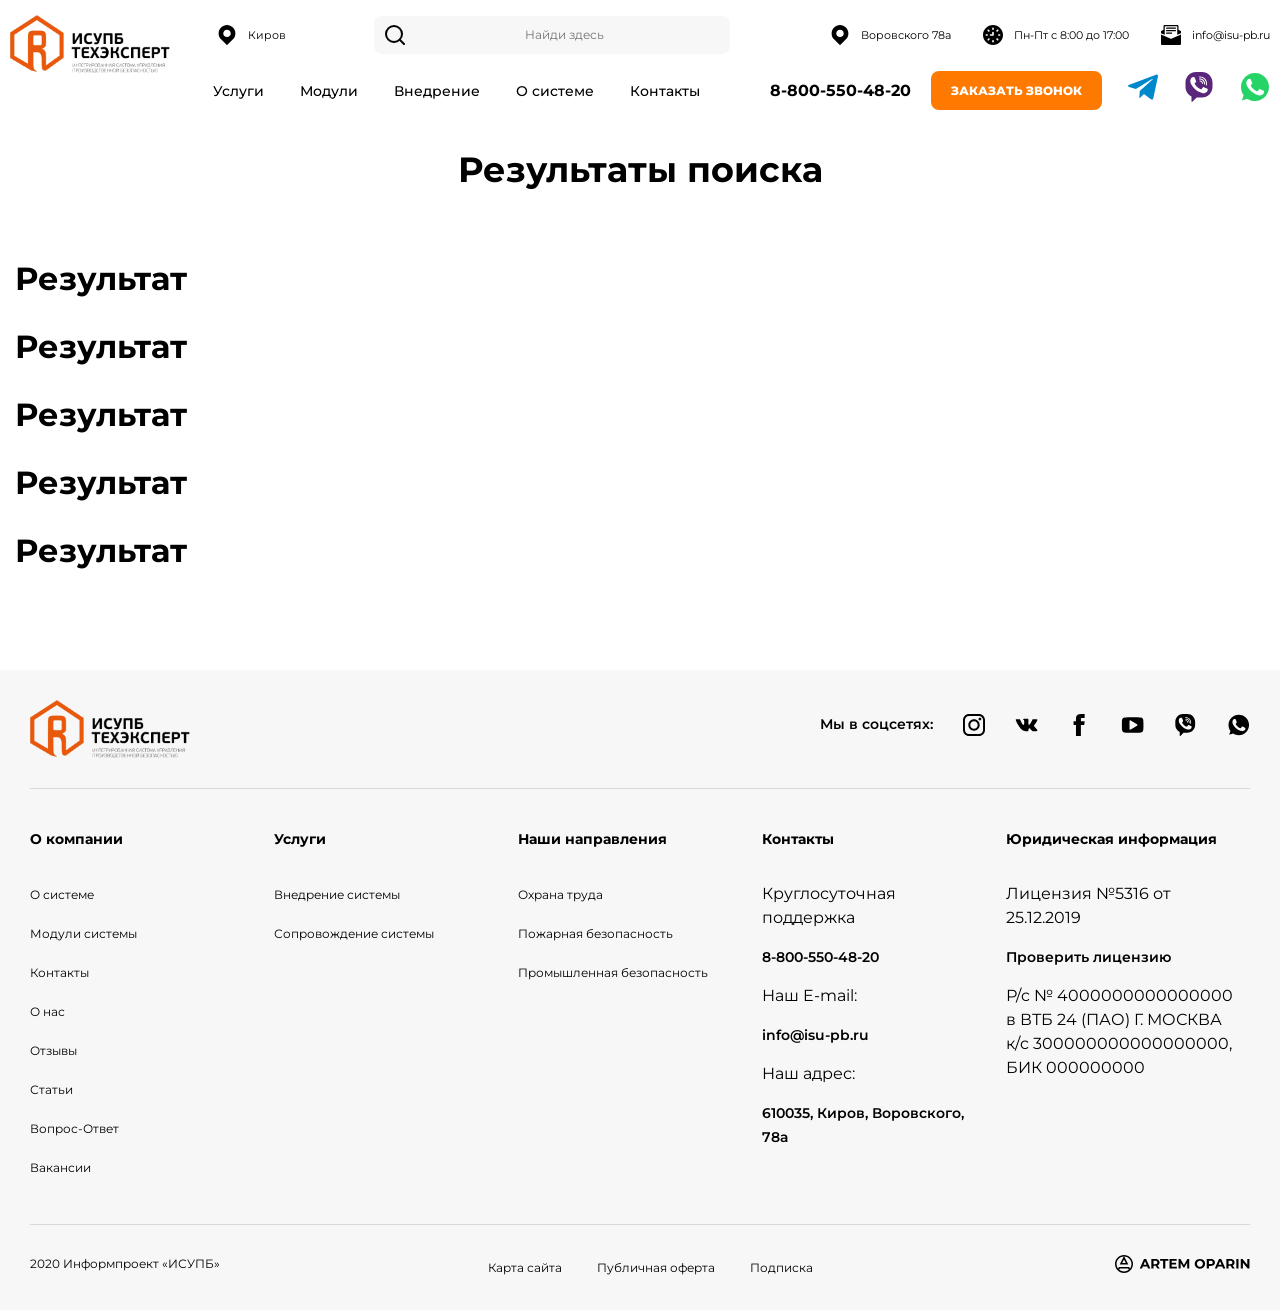
<file: search.html>
<!doctype html>
<html lang="ru">

<head>
  <meta charset="UTF-8">
  <meta name="viewport" content="width=device-width,initial-scale=1">
  <meta http-equiv="X-UA-Compatible" content="ie=edge">
  <link rel="shortcut icon" href="img/favicon/favicon.ico">
  <link rel="icon" type="image/vnd.microsoft.icon" href="img/favicon/favicon.ico">
  <link rel="icon" type="image/x-icon" href="img/favicon/favicon.ico">
  <link rel="icon" href="img/favicon/favicon.ico">
  <title>ISUPB</title>
  <link href="vendors~main.css" rel="stylesheet">
  <link href="main.css" rel="stylesheet">
</head>

<body>
  <header class="header">
    <div class="header__burger"><span></span></div>
    <div class="header__burger-fixed"></div><a href="index.html" class="logo"><img src="img/logo-header.jpg" alt="logo" class="logo_img"></a>
    <section class="header-info">
      <div class="header-info__top"><a href="#" class="location js-region">
          <div class="location__item"><svg width="20" height="20" viewBox="0 0 20 20" fill="none" xmlns="http://www.w3.org/2000/svg">
              <path d="M15.9291 2.45591C14.3454 0.872191 12.2397 0 10.0001 0C7.76042 0 5.65478 0.872152 4.07099 2.45591C2.4873 4.03959 1.61511 6.14514 1.61511 8.3848C1.61511 10.6245 2.4873 12.7301 4.07099 14.3138L9.58578 19.8284C9.7002 19.9429 9.85016 20 10.0001 20C10.15 20 10.3 19.9428 10.4144 19.8284L15.929 14.3138C17.5127 12.7301 18.3849 10.6245 18.3849 8.38484C18.3849 6.1451 17.5127 4.03955 15.9291 2.45591ZM12.6334 11.018C11.93 11.7214 10.9949 12.1088 10.0001 12.1088C9.00539 12.1088 8.07023 11.7214 7.3669 11.0181C6.6635 10.3147 6.27615 9.37953 6.27615 8.3848C6.27615 7.39011 6.6635 6.45495 7.3669 5.75155C8.07023 5.04818 9.00539 4.66084 10.0001 4.66084C10.9949 4.66084 11.93 5.04818 12.6334 5.75155C13.3367 6.45487 13.7241 7.39003 13.7241 8.38476C13.7241 9.37949 13.3367 10.3147 12.6334 11.018Z" fill="black" />
            </svg>
            <div class="location__item-text">Киров</div>
          </div>
        </a>
        <form action="post" method="post" class="form-search"><input type="search" class="form-search__search" placeholder="Найди здесь"></form>
        <ul class="location">
          <li class="location__item"><svg width="20" height="20" viewBox="0 0 20 20" fill="none" xmlns="http://www.w3.org/2000/svg">
              <path d="M15.9291 2.45591C14.3454 0.872191 12.2397 0 10.0001 0C7.76042 0 5.65478 0.872152 4.07099 2.45591C2.4873 4.03959 1.61511 6.14514 1.61511 8.3848C1.61511 10.6245 2.4873 12.7301 4.07099 14.3138L9.58578 19.8284C9.7002 19.9429 9.85016 20 10.0001 20C10.15 20 10.3 19.9428 10.4144 19.8284L15.929 14.3138C17.5127 12.7301 18.3849 10.6245 18.3849 8.38484C18.3849 6.1451 17.5127 4.03955 15.9291 2.45591ZM12.6334 11.018C11.93 11.7214 10.9949 12.1088 10.0001 12.1088C9.00539 12.1088 8.07023 11.7214 7.3669 11.0181C6.6635 10.3147 6.27615 9.37953 6.27615 8.3848C6.27615 7.39011 6.6635 6.45495 7.3669 5.75155C8.07023 5.04818 9.00539 4.66084 10.0001 4.66084C10.9949 4.66084 11.93 5.04818 12.6334 5.75155C13.3367 6.45487 13.7241 7.39003 13.7241 8.38476C13.7241 9.37949 13.3367 10.3147 12.6334 11.018Z" fill="black" />
            </svg>
            <div class="location__item-text">Воровского 78а</div>
          </li>
          <li class="location__item"><svg width="20" height="20" viewBox="0 0 20 20" fill="none" xmlns="http://www.w3.org/2000/svg">
              <path d="M10 0C4.48582 0 0 4.48582 0 10C0 15.5142 4.48582 20 10 20C15.5142 20 20 15.5142 20 10C20 4.48582 15.5142 0 10 0ZM13.5358 5.28582L14.125 4.69664C14.45 4.37082 14.9775 4.37082 15.3033 4.69664C15.6283 5.02164 15.6283 5.54914 15.3033 5.87496L14.7141 6.46414C14.5508 6.62664 14.3383 6.70832 14.125 6.70832C13.9116 6.70832 13.6983 6.62664 13.5358 6.46414C13.21 6.13832 13.21 5.61082 13.5358 5.28582ZM4.69668 4.69668C5.0225 4.37086 5.55 4.37086 5.875 4.69668L6.46418 5.28586C6.79 5.61086 6.79 6.13836 6.46418 6.46418C6.30168 6.62668 6.08836 6.70836 5.875 6.70836C5.66168 6.70836 5.44918 6.62668 5.28582 6.46418L4.69668 5.875C4.37168 5.54918 4.37168 5.02168 4.69668 4.69668ZM3.33332 10.8333C2.87332 10.8333 2.5 10.4608 2.5 10C2.5 9.53918 2.87332 9.16668 3.33332 9.16668H4.16664C4.62664 9.16668 4.99996 9.53918 4.99996 10C4.99996 10.4608 4.62664 10.8333 4.16664 10.8333H3.33332ZM6.46418 14.7142L5.875 15.3033C5.7125 15.4666 5.49918 15.5475 5.28582 15.5475C5.0725 15.5475 4.86 15.4667 4.69664 15.3033C4.37164 14.9783 4.37164 14.4508 4.69664 14.125L5.28582 13.5358C5.61164 13.2108 6.13914 13.2108 6.46414 13.5358C6.79 13.8617 6.79 14.3892 6.46418 14.7142ZM10.8333 16.6667C10.8333 17.1275 10.46 17.5 10 17.5C9.54 17.5 9.16668 17.1275 9.16668 16.6667V15.8334C9.16668 15.3725 9.54 15 10 15C10.46 15 10.8333 15.3725 10.8333 15.8334V16.6667ZM10.8333 10C10.8333 10.4608 10.46 10.8333 10 10.8333H7.5C7.04 10.8333 6.66668 10.4608 6.66668 10C6.66668 9.53918 7.04 9.16668 7.5 9.16668H9.16668V7.5C9.16668 7.03918 9.54 6.66668 10 6.66668C10.46 6.66668 10.8333 7.03918 10.8333 7.5V10ZM10.8333 4.16668C10.8333 4.6275 10.46 5 10 5C9.54 5 9.16668 4.6275 9.16668 4.16668V3.33332C9.16668 2.8725 9.54 2.5 10 2.5C10.46 2.5 10.8333 2.8725 10.8333 3.33332V4.16668ZM15.3033 15.3033C15.14 15.4666 14.9275 15.5475 14.7141 15.5475C14.5008 15.5475 14.2875 15.4667 14.125 15.3033L13.5358 14.7141C13.21 14.3891 13.21 13.8616 13.5358 13.5358C13.8608 13.2108 14.3883 13.2108 14.7141 13.5358L15.3033 14.125C15.6283 14.4508 15.6283 14.9783 15.3033 15.3033ZM16.6667 10.8333H15.8334C15.3733 10.8333 15 10.4608 15 10C15 9.53918 15.3733 9.16668 15.8333 9.16668H16.6666C17.1266 9.16668 17.5 9.53918 17.5 10C17.5 10.4608 17.1267 10.8333 16.6667 10.8333Z" fill="black" />
            </svg>
            <div class="location__item-text">Пн-Пт с 8:00 до 17:00</div>
          </li>
          <li class="location__item"><svg width="20" height="20" viewBox="0 0 20 20" fill="none" xmlns="http://www.w3.org/2000/svg">
              <path d="M10.2437 13.7C10.1662 13.7337 10.0825 13.75 10 13.75C9.9175 13.75 9.83375 13.7337 9.75625 13.7L0 9.56873V18.75C0 19.44 0.56 20 1.25 20H18.75C19.44 20 20 19.44 20 18.75V9.56873L10.2437 13.7Z" fill="black" />
              <path d="M19.7125 6.0625L17.5 4.6625V1.25C17.5 0.5625 16.9375 0 16.25 0H3.75C3.0625 0 2.5 0.5625 2.5 1.25V4.6625L0.2875 6.0625C0.1125 6.175 0 6.375 0 6.5875V8.2125L3.75 9.8V1.25H16.25V9.8L20 8.2125V6.5875C20 6.375 19.8875 6.175 19.7125 6.0625Z" fill="black" />
              <path d="M14.375 2.5H5.625C5.28 2.5 5 2.78 5 3.125C5 3.47 5.28 3.75 5.625 3.75H14.375C14.72 3.75 15 3.47 15 3.125C15 2.78 14.72 2.5 14.375 2.5Z" fill="black" />
              <path d="M14.375 5H5.625C5.28 5 5 5.28 5 5.625C5 5.97 5.28 6.25 5.625 6.25H14.375C14.72 6.25 15 5.97 15 5.625C15 5.28 14.72 5 14.375 5Z" fill="black" />
              <path d="M10.625 7.5H5.625C5.28 7.5 5 7.78 5 8.125C5 8.47 5.28 8.75 5.625 8.75H10.625C10.97 8.75 11.25 8.47 11.25 8.125C11.25 7.78 10.97 7.5 10.625 7.5Z" fill="black" />
            </svg> <a href="mailto:info@isu-pb.ru" class="location__item-text">info@isu-pb.ru</a></li>
        </ul>
      </div>
      <div class="header-info__bottom">
        <nav class="menu">
          <ul id="menu-header">
            <li><a href="#">Услуги</a></li>
            <li><a href="aboutmodules.html">Модули</a></li>
            <li><a href="introduction.html">Внедрение</a></li>
            <li><a href="aboutsystem.html">О системе</a></li>
            <li><a href="contacts.html">Контакты</a></li>
          </ul>
          <ul class="location menu__location">
            <li class="location__item"><svg width="20" height="20" viewBox="0 0 20 20" fill="none" xmlns="http://www.w3.org/2000/svg">
                <path d="M15.9291 2.45591C14.3454 0.872191 12.2397 0 10.0001 0C7.76042 0 5.65478 0.872152 4.07099 2.45591C2.4873 4.03959 1.61511 6.14514 1.61511 8.3848C1.61511 10.6245 2.4873 12.7301 4.07099 14.3138L9.58578 19.8284C9.7002 19.9429 9.85016 20 10.0001 20C10.15 20 10.3 19.9428 10.4144 19.8284L15.929 14.3138C17.5127 12.7301 18.3849 10.6245 18.3849 8.38484C18.3849 6.1451 17.5127 4.03955 15.9291 2.45591ZM12.6334 11.018C11.93 11.7214 10.9949 12.1088 10.0001 12.1088C9.00539 12.1088 8.07023 11.7214 7.3669 11.0181C6.6635 10.3147 6.27615 9.37953 6.27615 8.3848C6.27615 7.39011 6.6635 6.45495 7.3669 5.75155C8.07023 5.04818 9.00539 4.66084 10.0001 4.66084C10.9949 4.66084 11.93 5.04818 12.6334 5.75155C13.3367 6.45487 13.7241 7.39003 13.7241 8.38476C13.7241 9.37949 13.3367 10.3147 12.6334 11.018Z" fill="black" />
              </svg>
              <h3 class="location__item-text">Воровского 78а</h3>
            </li>
            <li class="location__item"><svg width="20" height="20" viewBox="0 0 20 20" fill="none" xmlns="http://www.w3.org/2000/svg">
                <path d="M10 0C4.48582 0 0 4.48582 0 10C0 15.5142 4.48582 20 10 20C15.5142 20 20 15.5142 20 10C20 4.48582 15.5142 0 10 0ZM13.5358 5.28582L14.125 4.69664C14.45 4.37082 14.9775 4.37082 15.3033 4.69664C15.6283 5.02164 15.6283 5.54914 15.3033 5.87496L14.7141 6.46414C14.5508 6.62664 14.3383 6.70832 14.125 6.70832C13.9116 6.70832 13.6983 6.62664 13.5358 6.46414C13.21 6.13832 13.21 5.61082 13.5358 5.28582ZM4.69668 4.69668C5.0225 4.37086 5.55 4.37086 5.875 4.69668L6.46418 5.28586C6.79 5.61086 6.79 6.13836 6.46418 6.46418C6.30168 6.62668 6.08836 6.70836 5.875 6.70836C5.66168 6.70836 5.44918 6.62668 5.28582 6.46418L4.69668 5.875C4.37168 5.54918 4.37168 5.02168 4.69668 4.69668ZM3.33332 10.8333C2.87332 10.8333 2.5 10.4608 2.5 10C2.5 9.53918 2.87332 9.16668 3.33332 9.16668H4.16664C4.62664 9.16668 4.99996 9.53918 4.99996 10C4.99996 10.4608 4.62664 10.8333 4.16664 10.8333H3.33332ZM6.46418 14.7142L5.875 15.3033C5.7125 15.4666 5.49918 15.5475 5.28582 15.5475C5.0725 15.5475 4.86 15.4667 4.69664 15.3033C4.37164 14.9783 4.37164 14.4508 4.69664 14.125L5.28582 13.5358C5.61164 13.2108 6.13914 13.2108 6.46414 13.5358C6.79 13.8617 6.79 14.3892 6.46418 14.7142ZM10.8333 16.6667C10.8333 17.1275 10.46 17.5 10 17.5C9.54 17.5 9.16668 17.1275 9.16668 16.6667V15.8334C9.16668 15.3725 9.54 15 10 15C10.46 15 10.8333 15.3725 10.8333 15.8334V16.6667ZM10.8333 10C10.8333 10.4608 10.46 10.8333 10 10.8333H7.5C7.04 10.8333 6.66668 10.4608 6.66668 10C6.66668 9.53918 7.04 9.16668 7.5 9.16668H9.16668V7.5C9.16668 7.03918 9.54 6.66668 10 6.66668C10.46 6.66668 10.8333 7.03918 10.8333 7.5V10ZM10.8333 4.16668C10.8333 4.6275 10.46 5 10 5C9.54 5 9.16668 4.6275 9.16668 4.16668V3.33332C9.16668 2.8725 9.54 2.5 10 2.5C10.46 2.5 10.8333 2.8725 10.8333 3.33332V4.16668ZM15.3033 15.3033C15.14 15.4666 14.9275 15.5475 14.7141 15.5475C14.5008 15.5475 14.2875 15.4667 14.125 15.3033L13.5358 14.7141C13.21 14.3891 13.21 13.8616 13.5358 13.5358C13.8608 13.2108 14.3883 13.2108 14.7141 13.5358L15.3033 14.125C15.6283 14.4508 15.6283 14.9783 15.3033 15.3033ZM16.6667 10.8333H15.8334C15.3733 10.8333 15 10.4608 15 10C15 9.53918 15.3733 9.16668 15.8333 9.16668H16.6666C17.1266 9.16668 17.5 9.53918 17.5 10C17.5 10.4608 17.1267 10.8333 16.6667 10.8333Z" fill="black" />
              </svg>
              <h3 class="location__item-text">Пн-Пт с 8:00 до 17:00</h3>
            </li>
            <li class="location__item"><svg width="20" height="20" viewBox="0 0 20 20" fill="none" xmlns="http://www.w3.org/2000/svg">
                <path d="M10.2437 13.7C10.1662 13.7337 10.0825 13.75 10 13.75C9.9175 13.75 9.83375 13.7337 9.75625 13.7L0 9.56873V18.75C0 19.44 0.56 20 1.25 20H18.75C19.44 20 20 19.44 20 18.75V9.56873L10.2437 13.7Z" fill="black" />
                <path d="M19.7125 6.0625L17.5 4.6625V1.25C17.5 0.5625 16.9375 0 16.25 0H3.75C3.0625 0 2.5 0.5625 2.5 1.25V4.6625L0.2875 6.0625C0.1125 6.175 0 6.375 0 6.5875V8.2125L3.75 9.8V1.25H16.25V9.8L20 8.2125V6.5875C20 6.375 19.8875 6.175 19.7125 6.0625Z" fill="black" />
                <path d="M14.375 2.5H5.625C5.28 2.5 5 2.78 5 3.125C5 3.47 5.28 3.75 5.625 3.75H14.375C14.72 3.75 15 3.47 15 3.125C15 2.78 14.72 2.5 14.375 2.5Z" fill="black" />
                <path d="M14.375 5H5.625C5.28 5 5 5.28 5 5.625C5 5.97 5.28 6.25 5.625 6.25H14.375C14.72 6.25 15 5.97 15 5.625C15 5.28 14.72 5 14.375 5Z" fill="black" />
                <path d="M10.625 7.5H5.625C5.28 7.5 5 7.78 5 8.125C5 8.47 5.28 8.75 5.625 8.75H10.625C10.97 8.75 11.25 8.47 11.25 8.125C11.25 7.78 10.97 7.5 10.625 7.5Z" fill="black" />
              </svg> <a href="mailto:info@isu-pb.ru" class="location__item-text">info@isu-pb.ru</a></li>
          </ul>
        </nav>
        <nav class="nav-contacts"><a href="tel:8-800-550-48-20" class="nav-contacts__number">8-800-550-48-20 </a><button class="nav-contacts__call btn js-call">ЗАКАЗАТЬ ЗВОНОК</button>
          <div class="nav-contacts__social"><a href="#" class="nav-contacts__link">
              <div class="telegramm"><svg width="30" height="30" viewBox="0 0 30 30" fill="none" xmlns="http://www.w3.org/2000/svg">
                  <g clip-path="url(#clip0)">
                    <path d="M11.7712 18.9762L11.275 25.9562C11.985 25.9562 12.2925 25.6512 12.6612 25.285L15.99 22.1037L22.8875 27.155C24.1525 27.86 25.0437 27.4887 25.385 25.9912L29.9125 4.77625L29.9137 4.775C30.315 2.905 29.2375 2.17375 28.005 2.6325L1.39248 12.8212C-0.423772 13.5262 -0.396272 14.5387 1.08373 14.9975L7.88748 17.1137L23.6912 7.225C24.435 6.7325 25.1112 7.005 24.555 7.4975L11.7712 18.9762Z" fill="#0088CC" />
                  </g>
                  <defs>
                    <clipPath id="clip0">
                      <rect width="30" height="30" fill="white" />
                    </clipPath>
                  </defs>
                </svg></div>
            </a><a href="#" class="nav-contacts__link">
              <div class="viber"><svg width="30" height="30" viewBox="0 0 30 30" fill="none" xmlns="http://www.w3.org/2000/svg">
                  <g clip-path="url(#clip1)">
                    <path d="M18.0004 0H11.9996C6.20911 0 1.49829 4.71082 1.49829 10.5013V15.0019C1.49829 19.0672 3.84286 22.7565 7.49906 24.4918V29.5038C7.49906 29.9389 8.04345 30.1665 8.35271 29.8574L12.7068 25.5033H18.0004C23.7908 25.5033 28.5017 20.7925 28.5017 15.0019V10.5013C28.5017 4.71082 23.7908 0 18.0004 0Z" fill="#59267C" />
                    <path d="M12.2795 10.7718L12.7684 10.2829L12.7689 10.2823L12.2794 10.7718L12.2795 10.7718Z" fill="#E5E5E5" />
                    <path d="M17.7188 15.2327L17.2251 15.7264L17.2252 15.7265L17.7189 15.2328L17.7188 15.2327Z" fill="#E5E5E5" />
                    <path d="M16.0003 8.50098C15.7241 8.50098 15.5002 8.72486 15.5002 9.00102C15.5002 9.27717 15.7241 9.50105 16.0003 9.50105C17.1033 9.50105 18.0006 10.3984 18.0006 11.5013C18.0006 11.7738 18.2281 12.0014 18.5006 12.0014C18.7731 12.0014 19.0006 11.7738 19.0006 11.5013C19.0007 9.84687 17.6547 8.50098 16.0003 8.50098Z" fill="white" />
                    <path d="M16.0002 6.50078C15.8152 6.50078 15.6285 6.51103 15.4453 6.53125C15.1708 6.56154 14.9728 6.80863 15.0031 7.0832C15.0334 7.35777 15.281 7.55523 15.555 7.52541C15.702 7.50918 15.8517 7.50092 16.0002 7.50092C18.2061 7.50092 20.0007 9.29552 20.0007 11.5014C20.0007 11.6499 19.9924 11.7997 19.9762 11.9467C19.9463 12.2174 20.1475 12.4688 20.4184 12.4986C20.6892 12.5284 20.9404 12.3273 20.9704 12.0564C20.9906 11.8731 21.0008 11.6864 21.0008 11.5014C21.0008 8.7441 18.7576 6.50078 16.0002 6.50078Z" fill="white" />
                    <path d="M16.0008 4.5005C15.8221 4.5005 15.6411 4.5073 15.463 4.52084C15.1876 4.54169 14.9812 4.78193 15.0021 5.05726C15.0229 5.33265 15.2639 5.53902 15.5385 5.51816C15.6916 5.5065 15.8472 5.50064 16.0008 5.50064C19.3096 5.50064 22.0016 8.19256 22.0016 11.5014C22.0016 11.9696 21.9475 12.4356 21.841 12.8866C21.7799 13.145 21.939 13.4136 22.1953 13.4837C22.4649 13.5576 22.7501 13.3885 22.8143 13.1166C22.9386 12.5904 23.0017 12.047 23.0017 11.5014C23.0017 7.64107 19.8611 4.5005 16.0008 4.5005Z" fill="white" />
                    <path d="M23.4372 19.0718C23.0807 20.0759 21.6658 20.9086 20.5373 21.1518C19.7652 21.3158 18.7567 21.4466 15.3617 20.0427C11.0192 18.2483 8.2227 13.8469 8.00474 13.5614C7.79602 13.2758 6.25 11.2308 6.25 9.11579C6.25 7.00078 7.32686 5.97091 7.76092 5.52875C8.11741 5.16581 8.70663 5 9.27184 5C9.45471 5 9.6191 5.00921 9.76687 5.01658C10.2009 5.035 10.4189 5.0608 10.7052 5.74431C11.0617 6.60099 11.9298 8.716 12.0332 8.9334C12.1385 9.15079 12.2438 9.44557 12.0961 9.73113C11.9575 10.0259 11.8356 10.1567 11.6177 10.4073C11.3997 10.6578 11.1928 10.8494 10.9749 11.1184C10.7754 11.3524 10.55 11.6029 10.8012 12.0359C11.0524 12.4596 11.9206 13.8727 13.1988 15.0076C14.8482 16.4723 16.1855 16.9402 16.6639 17.1392C17.0204 17.2866 17.4452 17.2516 17.7057 16.9752C18.0363 16.6196 18.4445 16.0301 18.8601 15.4498C19.1556 15.0334 19.5288 14.9818 19.9203 15.1292C20.3193 15.2674 22.4305 16.3083 22.8646 16.5238C23.2987 16.7412 23.585 16.8444 23.6903 17.0268C23.7937 17.2092 23.7937 18.0659 23.4372 19.0718Z" fill="white" />
                  </g>
                  <defs>
                    <clipPath id="clip1">
                      <rect width="30" height="30" fill="white" />
                    </clipPath>
                  </defs>
                </svg></div>
            </a><a href="#" class="nav-contacts__link">
              <div class="whatsapp"><svg width="30" height="30" viewBox="0 0 30 30" fill="none" xmlns="http://www.w3.org/2000/svg">
                  <path d="M15.0035 1H14.9965C7.27725 1 1 7.279 1 15C1 18.0625 1.987 20.901 3.66525 23.2057L1.9205 28.4067L7.30175 26.6865C9.5155 28.153 12.1562 29 15.0035 29C22.7227 29 29 22.7192 29 15C29 7.28075 22.7227 1 15.0035 1Z" fill="#25D366" />
                  <path d="M23.7319 21.1819C23.37 22.2037 21.9338 23.0512 20.7882 23.2987C20.0044 23.4656 18.9807 23.5987 15.5344 22.17C11.1263 20.3437 8.28753 15.8644 8.06628 15.5737C7.85441 15.2831 6.28503 13.2019 6.28503 11.0494C6.28503 8.89687 7.37816 7.84875 7.81878 7.39875C8.18066 7.02938 8.77878 6.86063 9.35253 6.86063C9.53816 6.86063 9.70503 6.87 9.85503 6.8775C10.2957 6.89625 10.5169 6.9225 10.8075 7.61813C11.1694 8.49 12.0507 10.6425 12.1557 10.8637C12.2625 11.085 12.3694 11.385 12.2194 11.6756C12.0788 11.9756 11.955 12.1087 11.7338 12.3637C11.5125 12.6187 11.3025 12.8137 11.0813 13.0875C10.8788 13.3256 10.65 13.5806 10.905 14.0212C11.16 14.4525 12.0413 15.8906 13.3388 17.0456C15.0132 18.5362 16.3707 19.0125 16.8563 19.215C17.2182 19.365 17.6494 19.3294 17.9138 19.0481C18.2494 18.6862 18.6638 18.0862 19.0857 17.4956C19.3857 17.0719 19.7644 17.0194 20.1619 17.1694C20.5669 17.31 22.71 18.3694 23.1507 18.5887C23.5913 18.81 23.8819 18.915 23.9888 19.1006C24.0938 19.2862 24.0938 20.1581 23.7319 21.1819Z" fill="white" />
                </svg></div>
            </a></div>
        </nav>
      </div>
    </section>
  </header><!-- !header -->
  <main>
    <section class="search">
      <h1 class="title search__title">Результаты поиска</h1>
      <nav class="search__list"><a href="#" class="search__result">Результат</a> <a href="#" class="search__result">Результат</a> <a href="#" class="search__result">Результат</a> <a href="#" class="search__result">Результат</a> <a href="#" class="search__result">Результат</a></nav>
    </section>
  </main>
  <footer class="footer">
    <section class="footer-header"><a href="index.html" class="logo"><img src="img/logo.png" alt="logo" class="logo_img"></a>
      <div class="footer-social">
        <h3 class="footer-social__title">Мы в соцсетях:</h3><a class="footer-social__item"><svg width="22" height="22" viewBox="0 0 22 22" fill="none" xmlns="http://www.w3.org/2000/svg">
            <path d="M15.9286 0H6.07104C2.72347 0 0 2.7236 0 6.07117V15.9287C0 19.2764 2.72347 21.9999 6.07104 21.9999H15.9286C19.2764 21.9999 21.9999 19.2763 21.9999 15.9287V6.07117C22 2.7236 19.2764 0 15.9286 0ZM20.0481 15.9287C20.0481 18.2001 18.2001 20.0479 15.9287 20.0479H6.07104C3.79977 20.0481 1.95193 18.2001 1.95193 15.9287V6.07117C1.95193 3.7999 3.79977 1.95193 6.07104 1.95193H15.9286C18.2 1.95193 20.0479 3.7999 20.0479 6.07117V15.9287H20.0481Z" fill="black" />
            <path d="M10.9999 5.33105C7.87404 5.33105 5.33105 7.87403 5.33105 10.9999C5.33105 14.1256 7.87404 16.6684 10.9999 16.6684C14.1257 16.6684 16.6687 14.1256 16.6687 10.9999C16.6687 7.87403 14.1257 5.33105 10.9999 5.33105ZM10.9999 14.7163C8.95046 14.7163 7.28299 13.0491 7.28299 10.9997C7.28299 8.9502 8.95033 7.28286 10.9999 7.28286C13.0494 7.28286 14.7167 8.9502 14.7167 10.9997C14.7167 13.0491 13.0493 14.7163 10.9999 14.7163Z" fill="black" />
            <path d="M16.9064 3.67676C16.5303 3.67676 16.1609 3.82901 15.8953 4.09577C15.6284 4.36124 15.475 4.7308 15.475 5.10818C15.475 5.48438 15.6285 5.85382 15.8953 6.12058C16.1608 6.38604 16.5303 6.5396 16.9064 6.5396C17.2838 6.5396 17.652 6.38604 17.9188 6.12058C18.1856 5.85382 18.3378 5.48425 18.3378 5.10818C18.3378 4.7308 18.1856 4.36124 17.9188 4.09577C17.6533 3.82901 17.2838 3.67676 16.9064 3.67676Z" fill="black" />
          </svg> </a><a class="footer-social__item"><svg width="23" height="22" viewBox="0 0 23 22" fill="none" xmlns="http://www.w3.org/2000/svg">
            <g clip-path="url(#clip3)">
              <path d="M22.4389 16.0595C22.4123 16.0021 22.3874 15.9544 22.3644 15.9163C21.9827 15.2288 21.2533 14.385 20.1766 13.3846L20.1538 13.3617L20.1424 13.3505L20.1309 13.339H20.1194C19.6307 12.8731 19.3212 12.5599 19.1917 12.3996C18.9546 12.0941 18.9014 11.7849 19.031 11.4716C19.1226 11.2349 19.4665 10.735 20.0619 9.97124C20.3752 9.56648 20.6232 9.24207 20.8064 8.99766C22.1276 7.24121 22.7004 6.11882 22.5247 5.63004L22.4564 5.51582C22.4106 5.44706 22.2922 5.38415 22.1015 5.32678C21.9104 5.26953 21.6661 5.26006 21.3682 5.29821L18.0694 5.321C18.016 5.30206 17.9396 5.30383 17.8402 5.32678C17.7409 5.34973 17.6913 5.36124 17.6913 5.36124L17.6339 5.38993L17.5883 5.42439C17.5501 5.44718 17.5081 5.48726 17.4622 5.54455C17.4166 5.60164 17.3784 5.66864 17.348 5.74499C16.9888 6.66899 16.5805 7.52807 16.1222 8.3222C15.8396 8.79574 15.5801 9.20612 15.3431 9.5536C15.1065 9.90096 14.9079 10.1569 14.7477 10.3209C14.5872 10.4851 14.4424 10.6167 14.3123 10.7161C14.1824 10.8155 14.0833 10.8575 14.0146 10.8421C13.9458 10.8268 13.881 10.8115 13.8197 10.7963C13.7129 10.7275 13.6269 10.634 13.5621 10.5156C13.4971 10.3973 13.4532 10.2483 13.4303 10.0689C13.4076 9.88928 13.3941 9.73482 13.3902 9.60495C13.3866 9.47524 13.3883 9.29178 13.396 9.05507C13.404 8.81824 13.4076 8.658 13.4076 8.57399C13.4076 8.28377 13.4132 7.96879 13.4246 7.62897C13.4361 7.28916 13.4455 7.01991 13.4533 6.82156C13.4611 6.62301 13.4647 6.41294 13.4647 6.19148C13.4647 5.97002 13.4512 5.79634 13.4246 5.67028C13.3982 5.54439 13.3578 5.42218 13.3046 5.30371C13.251 5.18536 13.1727 5.0938 13.0698 5.02881C12.9667 4.9639 12.8386 4.91238 12.6861 4.87411C12.2813 4.78251 11.7659 4.73297 11.1396 4.72526C9.7193 4.71002 8.8067 4.80173 8.40197 5.00028C8.24161 5.08417 8.0965 5.1988 7.96675 5.34379C7.82926 5.51185 7.81008 5.60357 7.90934 5.61865C8.36759 5.6873 8.69199 5.85151 8.88292 6.11112L8.95173 6.24869C9.00525 6.34795 9.05869 6.52367 9.11217 6.77562C9.16557 7.02758 9.20003 7.30629 9.2152 7.6116C9.25331 8.16914 9.25331 8.64641 9.2152 9.04344C9.17696 9.44062 9.14085 9.74982 9.10639 9.97129C9.07193 10.1927 9.02041 10.3722 8.95173 10.5096C8.88292 10.6471 8.83715 10.7311 8.8142 10.7616C8.79129 10.7921 8.77219 10.8113 8.75703 10.8188C8.65777 10.8568 8.55454 10.8762 8.4477 10.8762C8.3407 10.8762 8.21096 10.8227 8.05826 10.7157C7.90561 10.6088 7.74717 10.4619 7.58296 10.2748C7.41875 10.0876 7.23356 9.82605 7.0273 9.49009C6.82121 9.15413 6.60737 8.75706 6.38591 8.29889L6.20268 7.96662C6.08814 7.75286 5.93167 7.44161 5.73312 7.03315C5.53445 6.62453 5.35884 6.22927 5.20619 5.84745C5.14516 5.68709 5.05349 5.56501 4.93133 5.481L4.87399 5.44654C4.83588 5.41604 4.7747 5.38367 4.69077 5.34917C4.60672 5.3147 4.51901 5.28999 4.4273 5.27478L1.28877 5.29757C0.968054 5.29757 0.750444 5.37023 0.635862 5.51534L0.590005 5.58399C0.567096 5.62222 0.555542 5.68328 0.555542 5.76733C0.555542 5.85134 0.57845 5.95445 0.624307 6.07654C1.08248 7.15335 1.58072 8.19185 2.11905 9.1922C2.65738 10.1925 3.12517 10.9984 3.52216 11.6089C3.91922 12.2199 4.32395 12.7965 4.73634 13.3385C5.14874 13.8808 5.42171 14.2282 5.55527 14.3809C5.68899 14.5338 5.79402 14.6482 5.87037 14.7245L6.15679 14.9994C6.34005 15.1827 6.60918 15.4022 6.96428 15.658C7.31946 15.9139 7.71267 16.1659 8.14412 16.4142C8.57565 16.6622 9.07767 16.8646 9.65046 17.0211C10.2232 17.1778 10.7806 17.2406 11.3228 17.2103H12.6401C12.9073 17.1872 13.1097 17.1032 13.2472 16.9582L13.2928 16.9008C13.3235 16.8552 13.3521 16.7844 13.3786 16.6891C13.4054 16.5937 13.4187 16.4885 13.4187 16.3742C13.4109 16.0459 13.4359 15.75 13.493 15.4866C13.5501 15.2232 13.6152 15.0247 13.688 14.8909C13.7607 14.7573 13.8428 14.6446 13.9342 14.5532C14.0257 14.4616 14.091 14.4061 14.1292 14.387C14.1673 14.3678 14.1976 14.3548 14.2205 14.3469C14.4038 14.2859 14.6195 14.345 14.8679 14.5246C15.1161 14.7041 15.3489 14.9257 15.5667 15.189C15.7844 15.4526 16.0459 15.7483 16.3513 16.0766C16.6569 16.4051 16.9241 16.6492 17.1531 16.8098L17.3821 16.9472C17.535 17.0389 17.7335 17.123 17.978 17.1993C18.2219 17.2756 18.4357 17.2947 18.6192 17.2566L21.5515 17.2108C21.8415 17.2108 22.0672 17.1628 22.2272 17.0675C22.3876 16.9721 22.4829 16.8669 22.5137 16.7525C22.5443 16.638 22.546 16.5081 22.5195 16.3629C22.4923 16.218 22.4656 16.1167 22.4389 16.0595Z" fill="black" />
            </g>
            <defs>
              <clipPath id="clip3">
                <rect width="22" height="22" fill="white" transform="translate(0.555542)" />
              </clipPath>
            </defs>
          </svg> </a><a class="footer-social__item"><svg width="23" height="22" viewBox="0 0 23 22" fill="none" xmlns="http://www.w3.org/2000/svg">
            <path d="M7.97555 4.24553C7.97555 4.10839 7.9946 3.81222 8.03269 3.3589C8.07364 2.90464 8.24507 2.42942 8.55267 1.93039C8.85742 1.43327 9.35169 0.986624 10.0393 0.591403C10.724 0.198087 11.7135 0 13.0049 0H16.6428V3.96459H13.9791C13.7153 3.96459 13.4696 4.06363 13.2477 4.25886C13.0277 4.45409 12.9144 4.6398 12.9144 4.81217V7.27873H16.6418C16.6028 7.76157 16.5599 8.23107 16.5104 8.68439L16.3628 9.88243C16.3038 10.2872 16.2438 10.6624 16.1847 11.0081H12.8877V22H7.97555V11.0071H5.57947V7.27873H7.97555V4.24553Z" fill="black" />
          </svg> </a><a class="footer-social__item"><svg width="23" height="22" viewBox="0 0 23 22" fill="none" xmlns="http://www.w3.org/2000/svg">
            <g clip-path="url(#clip4)">
              <path d="M22.6542 9.15824C22.6462 8.71633 22.6112 8.15759 22.5501 7.48253C22.4885 6.80708 22.4005 6.20345 22.286 5.67158C22.1551 5.07418 21.8706 4.57078 21.4328 4.16155C20.995 3.75223 20.4855 3.51496 19.9042 3.44938C18.0871 3.24492 15.3413 3.14258 11.6666 3.14258C7.99182 3.14258 5.24592 3.24492 3.42895 3.44938C2.84776 3.51492 2.34023 3.75223 1.90658 4.16155C1.47275 4.57065 1.19037 5.07405 1.05939 5.67158C0.936752 6.20362 0.84456 6.80721 0.783199 7.48253C0.721924 8.15759 0.687094 8.71611 0.678967 9.15824C0.670668 9.60019 0.666626 10.214 0.666626 10.9998C0.666626 11.7855 0.670668 12.3994 0.67901 12.8413C0.687137 13.2835 0.721967 13.8419 0.783242 14.5169C0.844603 15.1923 0.932624 15.796 1.04722 16.3279C1.1782 16.9255 1.46256 17.4288 1.90043 17.8379C2.33838 18.2471 2.84798 18.4844 3.42899 18.55C5.24596 18.7546 7.99169 18.8569 11.6666 18.8569C15.3416 18.8569 18.0872 18.7546 19.9043 18.55C20.4855 18.4845 20.9928 18.2471 21.4267 17.8379C21.8605 17.4288 22.1427 16.9252 22.2737 16.3279C22.3964 15.796 22.4885 15.1923 22.5501 14.5169C22.6112 13.842 22.646 13.2832 22.6542 12.8413C22.6625 12.3994 22.6666 11.7855 22.6666 10.9998C22.6666 10.214 22.6625 9.60019 22.6542 9.15824ZM16.0126 11.6627L9.727 15.5912C9.61236 15.673 9.47308 15.7139 9.30947 15.7139C9.18679 15.7139 9.05994 15.681 8.929 15.6156C8.65896 15.4684 8.52399 15.2392 8.52399 14.9282V7.07132C8.52399 6.76047 8.65901 6.5312 8.929 6.38392C9.20734 6.23639 9.47326 6.24464 9.727 6.40847L16.0127 10.337C16.2581 10.4758 16.3808 10.697 16.3808 10.9998C16.3808 11.3025 16.2581 11.5237 16.0126 11.6627Z" fill="black" />
            </g>
            <defs>
              <clipPath id="clip4">
                <rect width="22" height="22" fill="white" transform="translate(0.666626)" />
              </clipPath>
            </defs>
          </svg> </a><a class="footer-social__item"><svg width="23" height="22" viewBox="0 0 23 22" fill="none" xmlns="http://www.w3.org/2000/svg">
            <g clip-path="url(#clip5)">
              <path d="M13.4225 0H9.02192C4.77553 0 1.32092 3.4546 1.32092 7.70099V11.0014C1.32092 13.9826 3.04028 16.6881 5.72148 17.9607V21.6361C5.72148 21.9552 6.12071 22.1221 6.3475 21.8954L9.54046 18.7024H13.4224C17.6688 18.7024 21.1234 15.2478 21.1234 11.0014V7.70099C21.1234 3.4546 17.6688 0 13.4225 0Z" fill="black" />
              <path class="socialwhite" d="M9.22709 7.899L9.58562 7.54043L9.58601 7.54004L9.22705 7.89896L9.22709 7.899Z" fill="#E5E5E5" />
              <path class="socialwhite" d="M13.2159 11.1702L12.8539 11.5322L12.8539 11.5323L13.216 11.1702L13.2159 11.1702Z" fill="#E5E5E5" />
              <path class="socialwhite" d="M11.9557 6.23438C11.7532 6.23438 11.589 6.39856 11.589 6.60107C11.589 6.80358 11.7532 6.96777 11.9557 6.96777C12.7645 6.96777 13.4226 7.62579 13.4226 8.43463C13.4226 8.63444 13.5894 8.80133 13.7892 8.80133C13.9891 8.80133 14.1559 8.63444 14.1559 8.43463C14.156 7.22137 13.169 6.23438 11.9557 6.23438Z" fill="white" />
              <path class="socialwhite" d="M11.9557 4.76758C11.82 4.76758 11.6831 4.7751 11.5487 4.78992C11.3474 4.81214 11.2022 4.99334 11.2244 5.19469C11.2466 5.39604 11.4282 5.54084 11.6292 5.51897C11.7369 5.50707 11.8468 5.50101 11.9557 5.50101C13.5733 5.50101 14.8894 6.81706 14.8894 8.4347C14.8894 8.54363 14.8833 8.65346 14.8714 8.76122C14.8495 8.95978 14.997 9.14412 15.1957 9.16599C15.3943 9.18786 15.5785 9.04035 15.6004 8.8417C15.6153 8.7073 15.6228 8.5704 15.6228 8.4347C15.6228 6.41268 13.9777 4.76758 11.9557 4.76758Z" fill="white" />
              <path class="socialwhite" d="M11.9562 3.30078C11.8252 3.30078 11.6925 3.30577 11.5618 3.31569C11.3599 3.33099 11.2085 3.50716 11.2238 3.70907C11.2391 3.91102 11.4159 4.06236 11.6172 4.04706C11.7295 4.03851 11.8436 4.03421 11.9562 4.03421C14.3827 4.03421 16.3568 6.00829 16.3568 8.43477C16.3568 8.77809 16.3172 9.11987 16.2391 9.45056C16.1943 9.64005 16.311 9.83702 16.4989 9.88849C16.6966 9.94263 16.9057 9.81867 16.9528 9.61925C17.044 9.23335 17.0902 8.83486 17.0902 8.43477C17.0902 5.60386 14.7872 3.30078 11.9562 3.30078Z" fill="white" />
              <path class="socialwhite" d="M17.4095 13.9863C17.1481 14.7226 16.1105 15.3333 15.2829 15.5116C14.7167 15.6319 13.9771 15.7278 11.4875 14.6983C8.30295 13.3824 6.25219 10.1547 6.09235 9.94532C5.93929 9.73591 4.80554 8.23624 4.80554 6.68524C4.80554 5.13423 5.59524 4.379 5.91355 4.05474C6.17498 3.78859 6.60707 3.66699 7.02156 3.66699C7.15566 3.66699 7.27621 3.67375 7.38458 3.67915C7.70289 3.69266 7.86273 3.71158 8.07268 4.21282C8.33411 4.84105 8.97074 6.39206 9.04659 6.55148C9.1238 6.71091 9.20101 6.92708 9.09265 7.13649C8.99106 7.35266 8.90166 7.44858 8.74182 7.63232C8.58199 7.81607 8.43028 7.95658 8.27044 8.15383C8.12415 8.32541 7.9589 8.50915 8.14312 8.82665C8.32733 9.13739 8.96396 10.1736 9.9013 11.0059C11.1109 12.08 12.0916 12.4231 12.4424 12.5691C12.7038 12.6771 13.0154 12.6515 13.2064 12.4488C13.4488 12.1881 13.7482 11.7557 14.053 11.3301C14.2697 11.0248 14.5433 10.987 14.8305 11.0951C15.123 11.1964 16.6713 11.9597 16.9896 12.1178C17.3079 12.2772 17.5179 12.3529 17.5951 12.4866C17.6709 12.6204 17.6709 13.2486 17.4095 13.9863Z" fill="#FAFAFA" />
            </g>
            <defs>
              <clipPath id="clip5">
                <rect width="22" height="22" fill="white" transform="translate(0.222168)" />
              </clipPath>
            </defs>
          </svg> </a><a class="footer-social__item"><svg width="23" height="22" viewBox="0 0 23 22" fill="none" xmlns="http://www.w3.org/2000/svg">
            <g clip-path="url(#clip6)">
              <path d="M11.7805 0.733398H11.7753C6.11455 0.733398 1.51123 5.338 1.51123 11.0001C1.51123 13.2459 2.23503 15.3275 3.46575 17.0176L2.18626 20.8317L6.13251 19.5702C7.75593 20.6456 9.69248 21.2667 11.7805 21.2667C17.4412 21.2667 22.0446 16.6608 22.0446 11.0001C22.0446 5.33928 17.4412 0.733398 11.7805 0.733398Z" fill="black" />
              <path class="socialwhite" d="M18.1812 15.5335C17.9158 16.2829 16.8626 16.9044 16.0225 17.0859C15.4477 17.2082 14.697 17.3059 12.1697 16.2581C8.93709 14.9189 6.85534 11.634 6.69309 11.4209C6.53772 11.2077 5.38684 9.6815 5.38684 8.103C5.38684 6.5245 6.18847 5.75587 6.51159 5.42587C6.77697 5.155 7.21559 5.03125 7.63634 5.03125C7.77247 5.03125 7.89484 5.03813 8.00484 5.04363C8.32797 5.05738 8.49022 5.07663 8.70334 5.58675C8.96872 6.22612 9.61497 7.80462 9.69197 7.96687C9.77034 8.12912 9.84872 8.34912 9.73872 8.56225C9.63559 8.78225 9.54484 8.87987 9.38259 9.06687C9.22034 9.25387 9.06634 9.39687 8.90409 9.59762C8.75559 9.77225 8.58784 9.95925 8.77484 10.2824C8.96184 10.5986 9.60809 11.6532 10.5596 12.5002C11.7875 13.5934 12.783 13.9426 13.1391 14.0911C13.4045 14.2011 13.7207 14.175 13.9146 13.9687C14.1607 13.7034 14.4646 13.2634 14.774 12.8302C14.994 12.5195 15.2717 12.481 15.5632 12.591C15.8602 12.6941 17.4318 13.471 17.755 13.6319C18.0781 13.7941 18.2912 13.8711 18.3696 14.0072C18.4466 14.1434 18.4466 14.7827 18.1812 15.5335Z" fill="#FAFAFA" />
            </g>
            <defs>
              <clipPath id="clip6">
                <rect width="22" height="22" fill="white" transform="translate(0.777832)" />
              </clipPath>
            </defs>
          </svg></a>
      </div>
    </section>
    <section class="footer-content">
      <nav class="footer-content__item">
        <h4 class="footer-content__title">О компании</h4>
        <ul class="footer-content__list" id="footer-menu1">
          <li><a href="aboutsystem.html">О системе</a></li>
          <li><a href="aboutmodules.html">Модули системы</a></li>
          <li><a href="contacts.html">Контакты</a></li>
          <li><a href="aboutus.html">О нас</a></li>
          <li><a href="reviews.html">Отзывы</a></li>
          <li><a href="articles.html">Статьи</a></li>
          <li><a href="faq.html">Вопрос-Ответ</a></li>
          <li><a href="vacancies.html">Вакансии</a></li>
        </ul>
      </nav>
      <nav class="footer-content__item">
        <h4 class="footer-content__title">Услуги</h4>
        <ul class="footer-content__list" id="footer-menu2">
          <li><a href="introduction.html">Внедрение системы</a></li>
          <li><a href="#">Сопровождение системы</a></li>
        </ul>
      </nav>
      <nav class="footer-content__item">
        <h4 class="footer-content__title">Наши направления</h4>
        <ul class="footer-content__list" id="footer-menu3">
          <li><a href="security.html">Охрана труда</a></li>
          <li><a href="#">Пожарная безопасность</a></li>
          <li><a href="#">Промышленная безопасность</a></li>
        </ul>
      </nav>
      <nav class="footer-content__item">
        <h4 class="footer-content__title">Контакты</h4>
        <ul class="footer-content__list" id="footer-menu4">
          <li>Круглосуточная поддержка</li>
          <li><a href="tel:88005504820"><span>8-800-550-48-20</span></a></li>
          <li>Наш E-mail:</li>
          <li><a href="email:info@isu-pb.ru"><span>info@isu-pb.ru</span></a></li>
          <li>Наш адрес:</li>
          <li><a href="#"><span>610035, Киров, Воровского, 78а</span></a></li>
        </ul>
      </nav>
      <nav class="footer-content__item">
        <h4 class="footer-content__title">Юридическая информация</h4>
        <ul class="footer-content__list" id="footer-menu5">
          <li>Лицензия №5316 от 25.12.2019</li>
          <li><a href="#"><span>Проверить лицензию</span></a></li>
          <li>Р/c № 4000000000000000 в ВТБ 24 (ПАО) Г. МОСКВА к/c 300000000000000000, БИК 000000000</li>
        </ul>
      </nav>
    </section>
    <section class="footer-footer">
      <div class="footer-footer__copy">2020 Информпроект «ИСУПБ»</div>
      <ul class="footer-footer__list">
        <li class="footer-footer__elemlist"><a href="#" class="footer-footer__link">Карта сайта</a></li>
        <li class="footer-footer__elemlist"><a href="#" class="footer-footer__link">Публичная оферта</a></li>
        <li class="footer-footer__elemlist"><a href="#" class="footer-footer__link">Подписка</a></li>
      </ul><a href="#" class="footer-footer__logo"><svg width="135" height="18" viewBox="0 0 135 18" fill="none" xmlns="http://www.w3.org/2000/svg">
          <path d="M32.2314 11.4757H27.8376L26.9994 13.5007H24.7551L28.9732 4.05067H31.1363L35.3679 13.5007H33.0696L32.2314 11.4757ZM31.5419 9.81517L30.0412 6.19717L28.5406 9.81517H31.5419Z" fill="black" />
          <path d="M42.3795 13.5007L40.5543 10.8682H40.4462H38.5399V13.5007H36.3498V4.05067H40.4462C41.2844 4.05067 42.0099 4.19017 42.6228 4.46917C43.2447 4.74817 43.7224 5.14417 44.0559 5.65717C44.3894 6.17017 44.5561 6.77767 44.5561 7.47967C44.5561 8.18167 44.3849 8.78917 44.0424 9.30217C43.7089 9.80617 43.2312 10.1932 42.6093 10.4632L44.7319 13.5007H42.3795ZM42.3389 7.47967C42.3389 6.94867 42.1677 6.54367 41.8252 6.26467C41.4827 5.97667 40.9825 5.83267 40.3245 5.83267H38.5399V9.12667H40.3245C40.9825 9.12667 41.4827 8.98267 41.8252 8.69467C42.1677 8.40667 42.3389 8.00167 42.3389 7.47967Z" fill="black" />
          <path d="M48.1197 5.83267H45.0913V4.05067H53.3382V5.83267H50.3098V13.5007H48.1197V5.83267Z" fill="black" />
          <path d="M61.8442 11.7457V13.5007H54.5166V4.05067H61.6684V5.80567H56.6932V7.85767H61.0871V9.55867H56.6932V11.7457H61.8442Z" fill="black" />
          <path d="M72.1987 13.5007L72.1852 7.83067L69.4002 12.5017H68.4133L65.6418 7.95217V13.5007H63.5868V4.05067H65.3984L68.9405 9.92317L72.4285 4.05067H74.2266L74.2537 13.5007H72.1987Z" fill="black" />
          <path d="M84.9108 13.6627C83.9284 13.6627 83.0406 13.4512 82.2475 13.0282C81.4634 12.6052 80.846 12.0247 80.3953 11.2867C79.9537 10.5397 79.7329 9.70267 79.7329 8.77567C79.7329 7.84867 79.9537 7.01617 80.3953 6.27817C80.846 5.53117 81.4634 4.94617 82.2475 4.52317C83.0406 4.10017 83.9284 3.88867 84.9108 3.88867C85.8933 3.88867 86.7765 4.10017 87.5607 4.52317C88.3448 4.94617 88.9622 5.53117 89.4128 6.27817C89.8635 7.01617 90.0888 7.84867 90.0888 8.77567C90.0888 9.70267 89.8635 10.5397 89.4128 11.2867C88.9622 12.0247 88.3448 12.6052 87.5607 13.0282C86.7765 13.4512 85.8933 13.6627 84.9108 13.6627ZM84.9108 11.7997C85.4697 11.7997 85.9744 11.6737 86.425 11.4217C86.8757 11.1607 87.2272 10.8007 87.4795 10.3417C87.7409 9.88267 87.8716 9.36067 87.8716 8.77567C87.8716 8.19067 87.7409 7.66867 87.4795 7.20967C87.2272 6.75067 86.8757 6.39517 86.425 6.14317C85.9744 5.88217 85.4697 5.75167 84.9108 5.75167C84.352 5.75167 83.8473 5.88217 83.3967 6.14317C82.946 6.39517 82.59 6.75067 82.3286 7.20967C82.0763 7.66867 81.9501 8.19067 81.9501 8.77567C81.9501 9.36067 82.0763 9.88267 82.3286 10.3417C82.59 10.8007 82.946 11.1607 83.3967 11.4217C83.8473 11.6737 84.352 11.7997 84.9108 11.7997Z" fill="black" />
          <path d="M95.8312 4.05067C96.6694 4.05067 97.395 4.19017 98.0079 4.46917C98.6297 4.74817 99.1074 5.14417 99.4409 5.65717C99.7744 6.17017 99.9411 6.77767 99.9411 7.47967C99.9411 8.17267 99.7744 8.78017 99.4409 9.30217C99.1074 9.81517 98.6297 10.2112 98.0079 10.4902C97.395 10.7602 96.6694 10.8952 95.8312 10.8952H93.925V13.5007H91.7348V4.05067H95.8312ZM95.7095 9.11317C96.3675 9.11317 96.8677 8.97367 97.2102 8.69467C97.5527 8.40667 97.7239 8.00167 97.7239 7.47967C97.7239 6.94867 97.5527 6.54367 97.2102 6.26467C96.8677 5.97667 96.3675 5.83267 95.7095 5.83267H93.925V9.11317H95.7095Z" fill="black" />
          <path d="M107.262 11.4757H102.868L102.03 13.5007H99.7857L104.004 4.05067H106.167L110.398 13.5007H108.1L107.262 11.4757ZM106.572 9.81517L105.072 6.19717L103.571 9.81517H106.572Z" fill="black" />
          <path d="M117.41 13.5007L115.585 10.8682H115.477H113.57V13.5007H111.38V4.05067H115.477C116.315 4.05067 117.04 4.19017 117.653 4.46917C118.275 4.74817 118.753 5.14417 119.086 5.65717C119.42 6.17017 119.587 6.77767 119.587 7.47967C119.587 8.18167 119.415 8.78917 119.073 9.30217C118.739 9.80617 118.262 10.1932 117.64 10.4632L119.762 13.5007H117.41ZM117.369 7.47967C117.369 6.94867 117.198 6.54367 116.856 6.26467C116.513 5.97667 116.013 5.83267 115.355 5.83267H113.57V9.12667H115.355C116.013 9.12667 116.513 8.98267 116.856 8.69467C117.198 8.40667 117.369 8.00167 117.369 7.47967Z" fill="black" />
          <path d="M121.322 4.05067H123.512V13.5007H121.322V4.05067Z" fill="black" />
          <path d="M134.437 4.05067V13.5007H132.639L127.921 7.76317V13.5007H125.758V4.05067H127.57L132.274 9.78817V4.05067H134.437Z" fill="black" />
          <path fill-rule="evenodd" clip-rule="evenodd" d="M9.01299 16.4483C13.1325 16.4483 16.472 13.1136 16.472 9C16.472 4.88643 13.1325 1.55172 9.01299 1.55172C4.89349 1.55172 1.55396 4.88643 1.55396 9C1.55396 13.1136 4.89349 16.4483 9.01299 16.4483ZM9.01299 18C13.9907 18 18.026 13.9706 18.026 9C18.026 4.02944 13.9907 0 9.01299 0C4.03525 0 0 4.02944 0 9C0 13.9706 4.03525 18 9.01299 18Z" fill="black" />
          <path fill-rule="evenodd" clip-rule="evenodd" d="M9.01291 0.931201L4.70643 9.54327H13.3194L9.01291 0.931201ZM9.01291 4.40469L7.21929 7.99155H10.8065L9.01291 4.40469Z" fill="black" />
          <path fill-rule="evenodd" clip-rule="evenodd" d="M3.87075 11.9483H14.1549L15.3021 14.2392L13.9122 14.9332L13.1945 13.5H4.83115L4.11353 14.9332L2.72362 14.2392L3.87075 11.9483Z" fill="black" />
        </svg></a>
    </section>
  </footer><!-- !footer -->
  <!-- MODAL -->
  <aside class="modal-call">
    <div class="modal-call__wrapper">
      <form action="post" class="modal-form"><input type="text" class="modal-form__input form-input" placeholder="Имя"> <input type="tel" class="form-input modal-form__input" placeholder="+7  (       )       -        -"> <textarea name="textarea" cols="30" rows="10" class="form-input modal-form__area" placeholder="Ваш вопрос"></textarea> <a href="#" class="btn modal-form__btn">заказать звонок</a>
        <div class="agreement modal-form__agreement">Отправляя данную форму, я соглашаюсь с политикой обработки персональных данных</div>
      </form>
      <div class="modal-call__exit"><svg width="20" height="21" viewBox="0 0 20 21" fill="none" xmlns="http://www.w3.org/2000/svg">
          <path d="M12.9336 6.00793L8.93359 10.0099L12.9336 14.0119L14.0683 12.8766L11.2031 10.0099L14.0683 7.14328L12.9336 6.00793Z" fill="black" />
          <path d="M7.13277 6.00793L11.1328 10.0099L7.13277 14.0119L5.99807 12.8766L8.86333 10.0099L5.99807 7.14328L7.13277 6.00793Z" fill="black" />
          <rect x="1" y="1.005" width="18" height="18.0099" rx="3" stroke="black" stroke-width="2" />
        </svg></div>
    </div>
  </aside>
  <aside class="modal-free">
    <div class="modal-free__wrapper">
      <form action="post" class="modal-form"><input type="text" class="modal-form__input form-input" placeholder="Имя"> <input type="tel" class="form-input modal-form__input" placeholder="+7  (       )       -        -"> <input type="email" class="modal-form__input form-input" placeholder="Email"> <input type="text" class="form-input modal-form__input" placeholder="Название компании"> <a href="#" class="btn modal-form__btn">отправить</a>
        <div class="agreement modal-form__agreement">Отправляя данную форму, я соглашаюсь с политикой обработки персональных данных</div>
      </form>
      <div class="modal-free__exit"><svg width="20" height="21" viewBox="0 0 20 21" fill="none" xmlns="http://www.w3.org/2000/svg">
          <path d="M12.9336 6.00793L8.93359 10.0099L12.9336 14.0119L14.0683 12.8766L11.2031 10.0099L14.0683 7.14328L12.9336 6.00793Z" fill="black" />
          <path d="M7.13277 6.00793L11.1328 10.0099L7.13277 14.0119L5.99807 12.8766L8.86333 10.0099L5.99807 7.14328L7.13277 6.00793Z" fill="black" />
          <rect x="1" y="1.005" width="18" height="18.0099" rx="3" stroke="black" stroke-width="2" />
        </svg></div>
    </div>
  </aside>
  <aside class="modal-region">
    <div class="modal-region__wrapper">
      <div class="modal-region__row">
        <p class="modal-region__city">Ваш город: <span class="js-select-city">Санкт-Петербург</span>?</p><a href="#" class="btn modal-region__btn js-region-close">да</a>
      </div>
      <div class="modal-region__row">
        <form action="post" method="post" class="form-search modal-region__form"><input type="search" class="form-search__search modal-region__search" placeholder="Найди здесь"></form><a href="#" class="btn modal-region__btn"><svg width="21" height="20" viewBox="0 0 21 20" fill="none" xmlns="http://www.w3.org/2000/svg">
            <circle cx="9.5" cy="9" r="8" stroke="white" stroke-width="2" stroke-linecap="round" stroke-linejoin="round" />
            <path d="M19.5 19L15.15 14.65" stroke="white" stroke-width="2" stroke-linecap="round" stroke-linejoin="round" />
          </svg></a>
      </div>
      <ul class="modal-region__list">
        <li><a href="#" class="modal-region__link">Москва</a></li>
        <li><a href="#" class="modal-region__link">Санкт-Петербург</a></li>
        <li><a href="#" class="modal-region__link">Дубай</a></li>
        <li><a href="#" class="modal-region__link">Токио</a></li>
        <li><a href="#" class="modal-region__link">Лондон</a></li>
        <li><a href="#" class="modal-region__link">Рим</a></li>
        <li><a href="#" class="modal-region__link">Москва</a></li>
        <li><a href="#" class="modal-region__link">Санкт-Петербург</a></li>
        <li><a href="#" class="modal-region__link">Дубай</a></li>
        <li><a href="#" class="modal-region__link">Токио</a></li>
        <li><a href="#" class="modal-region__link">Лондон</a></li>
        <li><a href="#" class="modal-region__link">Рим</a></li>
        <li><a href="#" class="modal-region__link">Москва</a></li>
        <li><a href="#" class="modal-region__link">Санкт-Петербург</a></li>
        <li><a href="#" class="modal-region__link">Дубай</a></li>
        <li><a href="#" class="modal-region__link">Токио</a></li>
        <li><a href="#" class="modal-region__link">Лондон</a></li>
        <li><a href="#" class="modal-region__link">Рим</a></li>
        <li><a href="#" class="modal-region__link">Москва</a></li>
        <li><a href="#" class="modal-region__link">Санкт-Петербург</a></li>
        <li><a href="#" class="modal-region__link">Дубай</a></li>
        <li><a href="#" class="modal-region__link">Токио</a></li>
        <li><a href="#" class="modal-region__link">Лондон</a></li>
        <li><a href="#" class="modal-region__link">Рим</a></li>
        <li><a href="#" class="modal-region__link">Москва</a></li>
        <li><a href="#" class="modal-region__link">Санкт-Петербург</a></li>
        <li><a href="#" class="modal-region__link">Дубай</a></li>
        <li><a href="#" class="modal-region__link">Токио</a></li>
        <li><a href="#" class="modal-region__link">Лондон</a></li>
        <li><a href="#" class="modal-region__link">Рим</a></li>
        <li><a href="#" class="modal-region__link">Москва</a></li>
        <li><a href="#" class="modal-region__link">Санкт-Петербург</a></li>
        <li><a href="#" class="modal-region__link">Дубай</a></li>
        <li><a href="#" class="modal-region__link">Токио</a></li>
        <li><a href="#" class="modal-region__link">Лондон</a></li>
        <li><a href="#" class="modal-region__link">Рим</a></li>
      </ul>
      <div class="modal-region__exit"><svg width="20" height="21" viewBox="0 0 20 21" fill="none" xmlns="http://www.w3.org/2000/svg">
          <path d="M12.9336 6.00793L8.93359 10.0099L12.9336 14.0119L14.0683 12.8766L11.2031 10.0099L14.0683 7.14328L12.9336 6.00793Z" fill="black" />
          <path d="M7.13277 6.00793L11.1328 10.0099L7.13277 14.0119L5.99807 12.8766L8.86333 10.0099L5.99807 7.14328L7.13277 6.00793Z" fill="black" />
          <rect x="1" y="1.005" width="18" height="18.0099" rx="3" stroke="black" stroke-width="2" />
        </svg></div>
    </div>
  </aside><!-- !MODAL -->
  <script src="vendors~main.js"></script>
  <script src="main.js"></script>
</body>

</html>
</file>
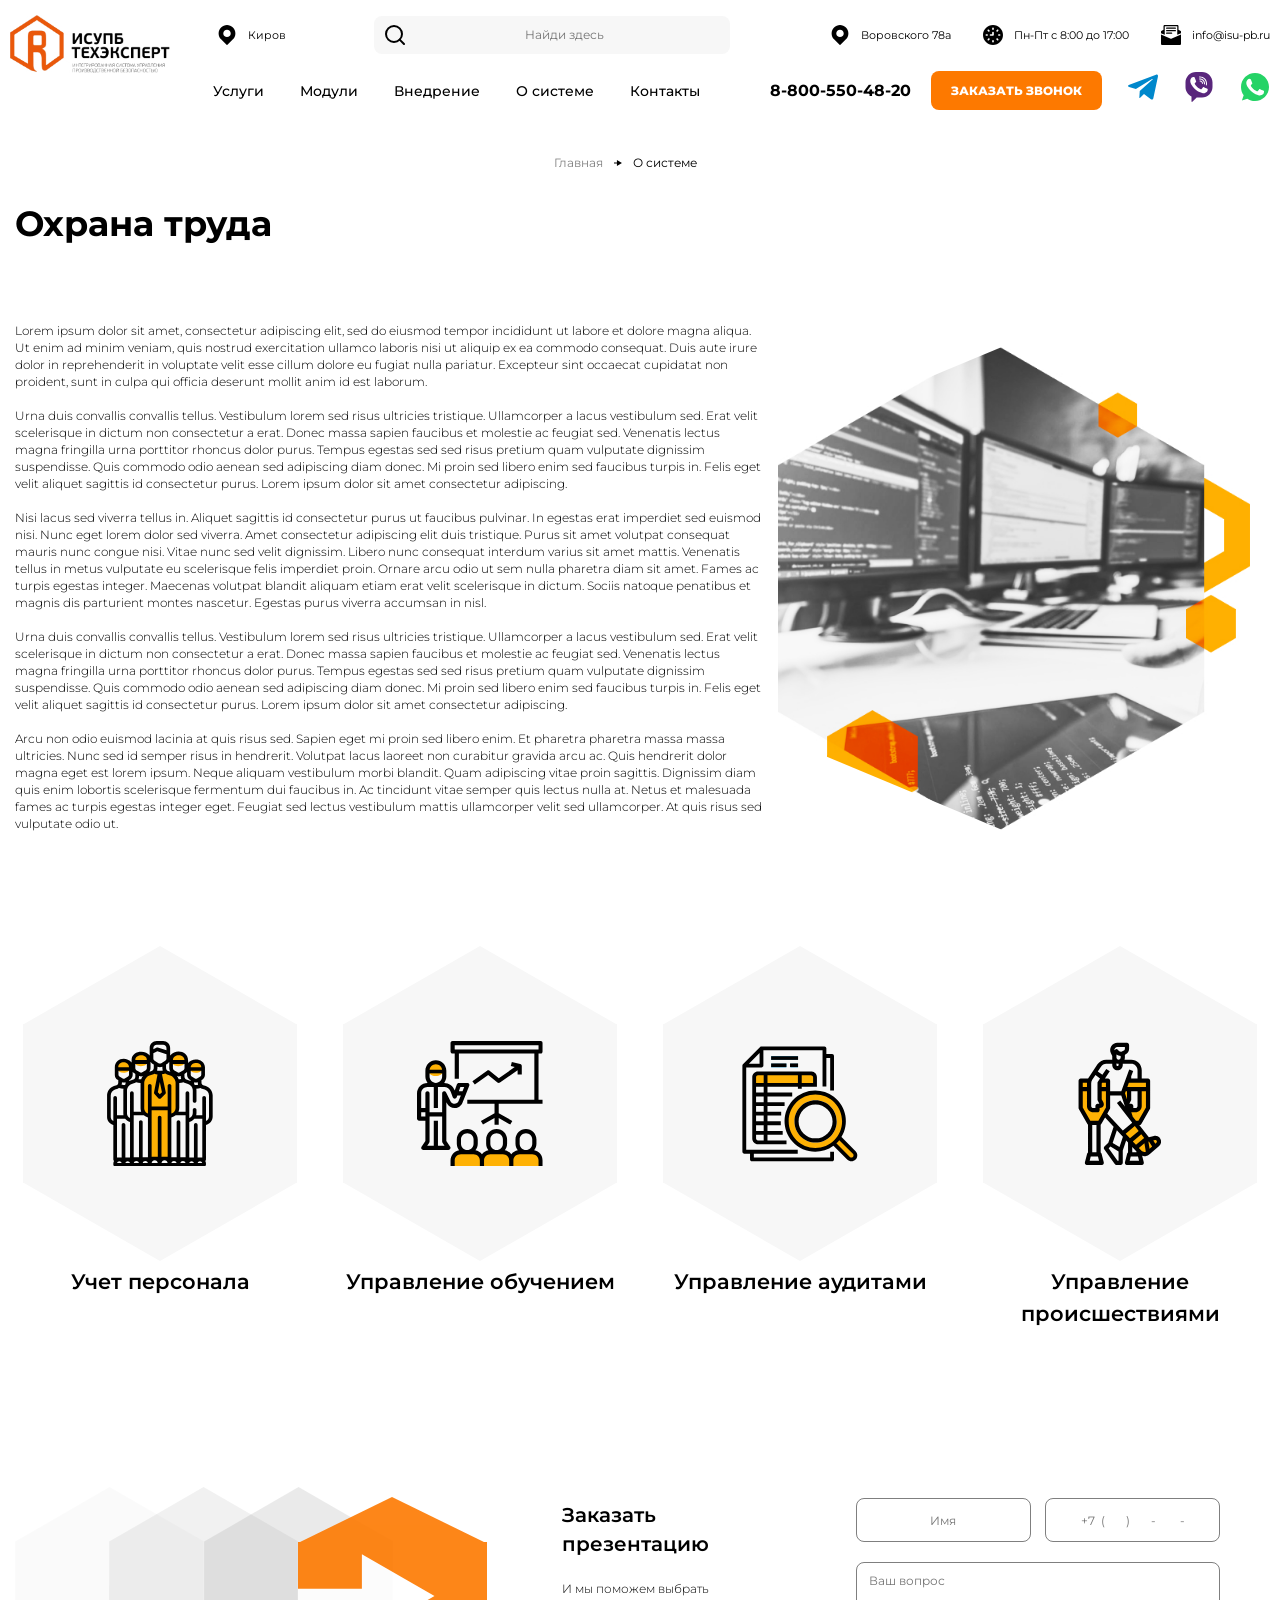
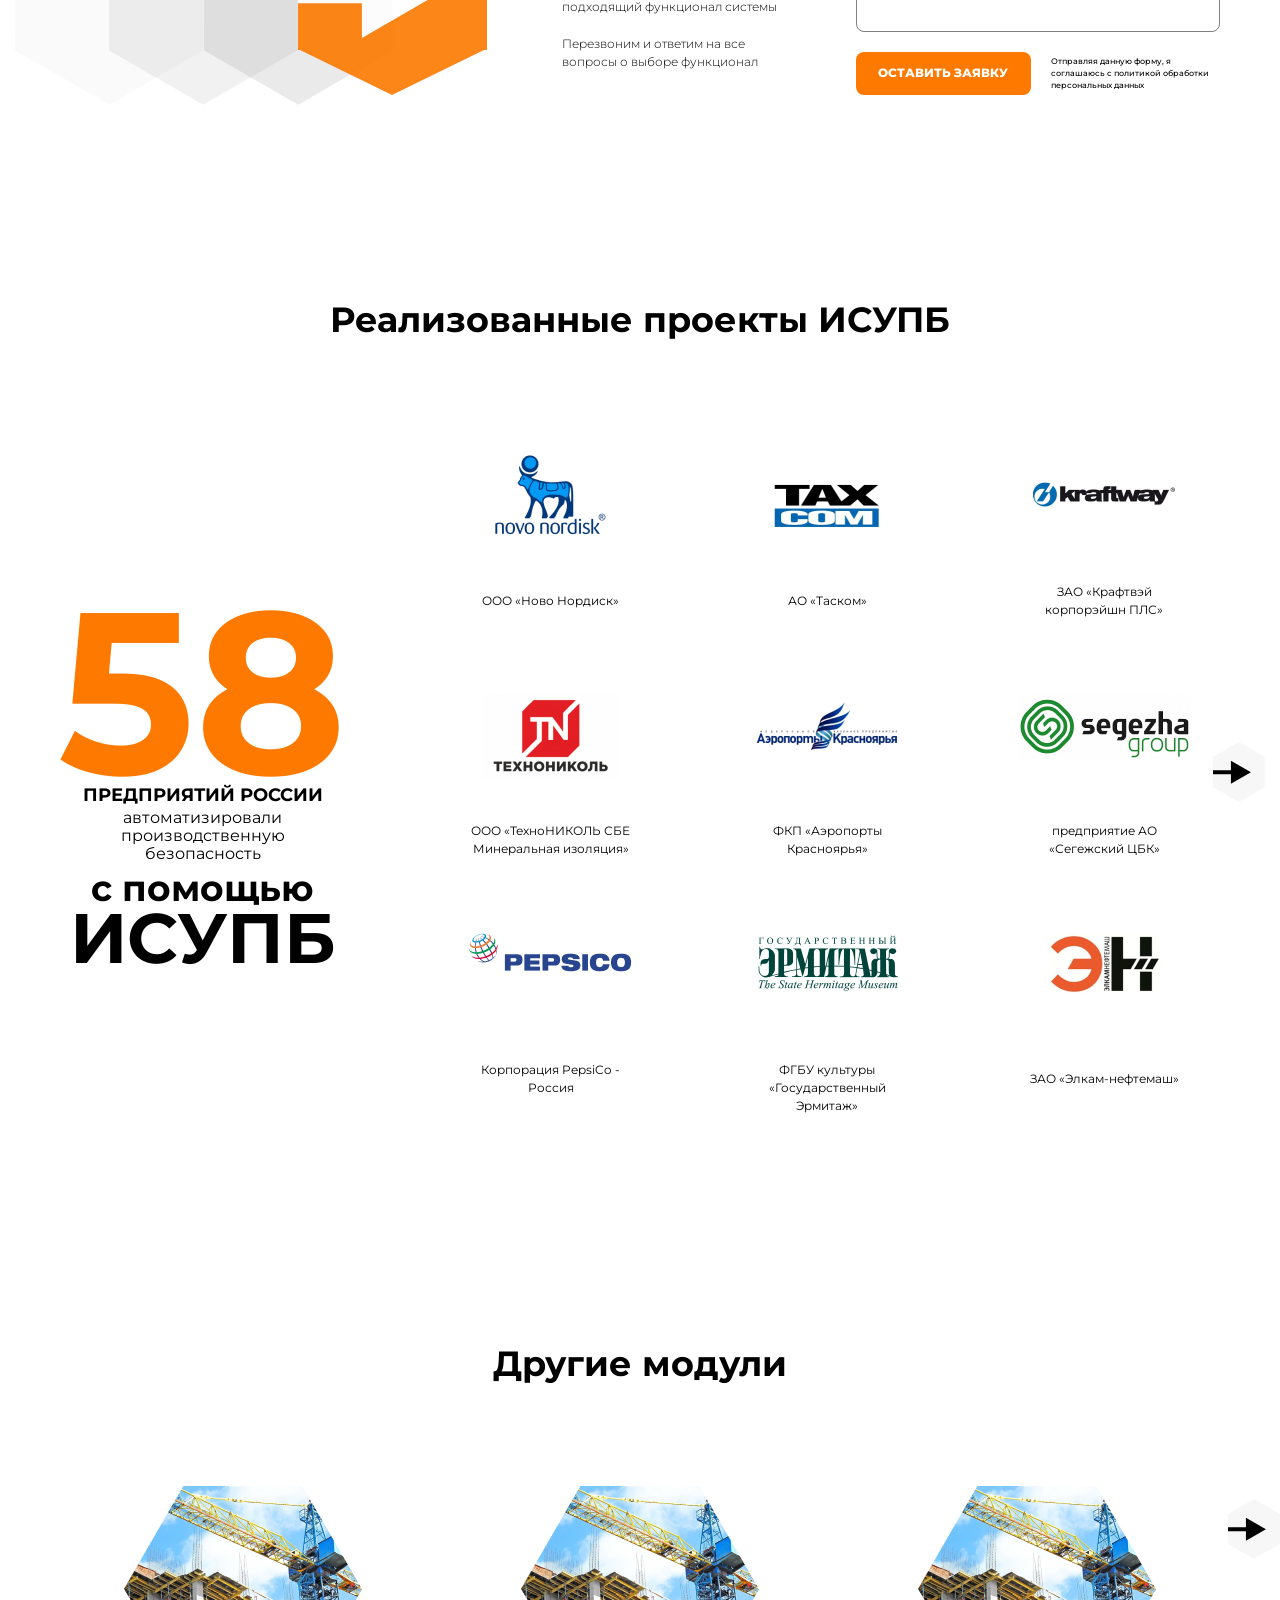
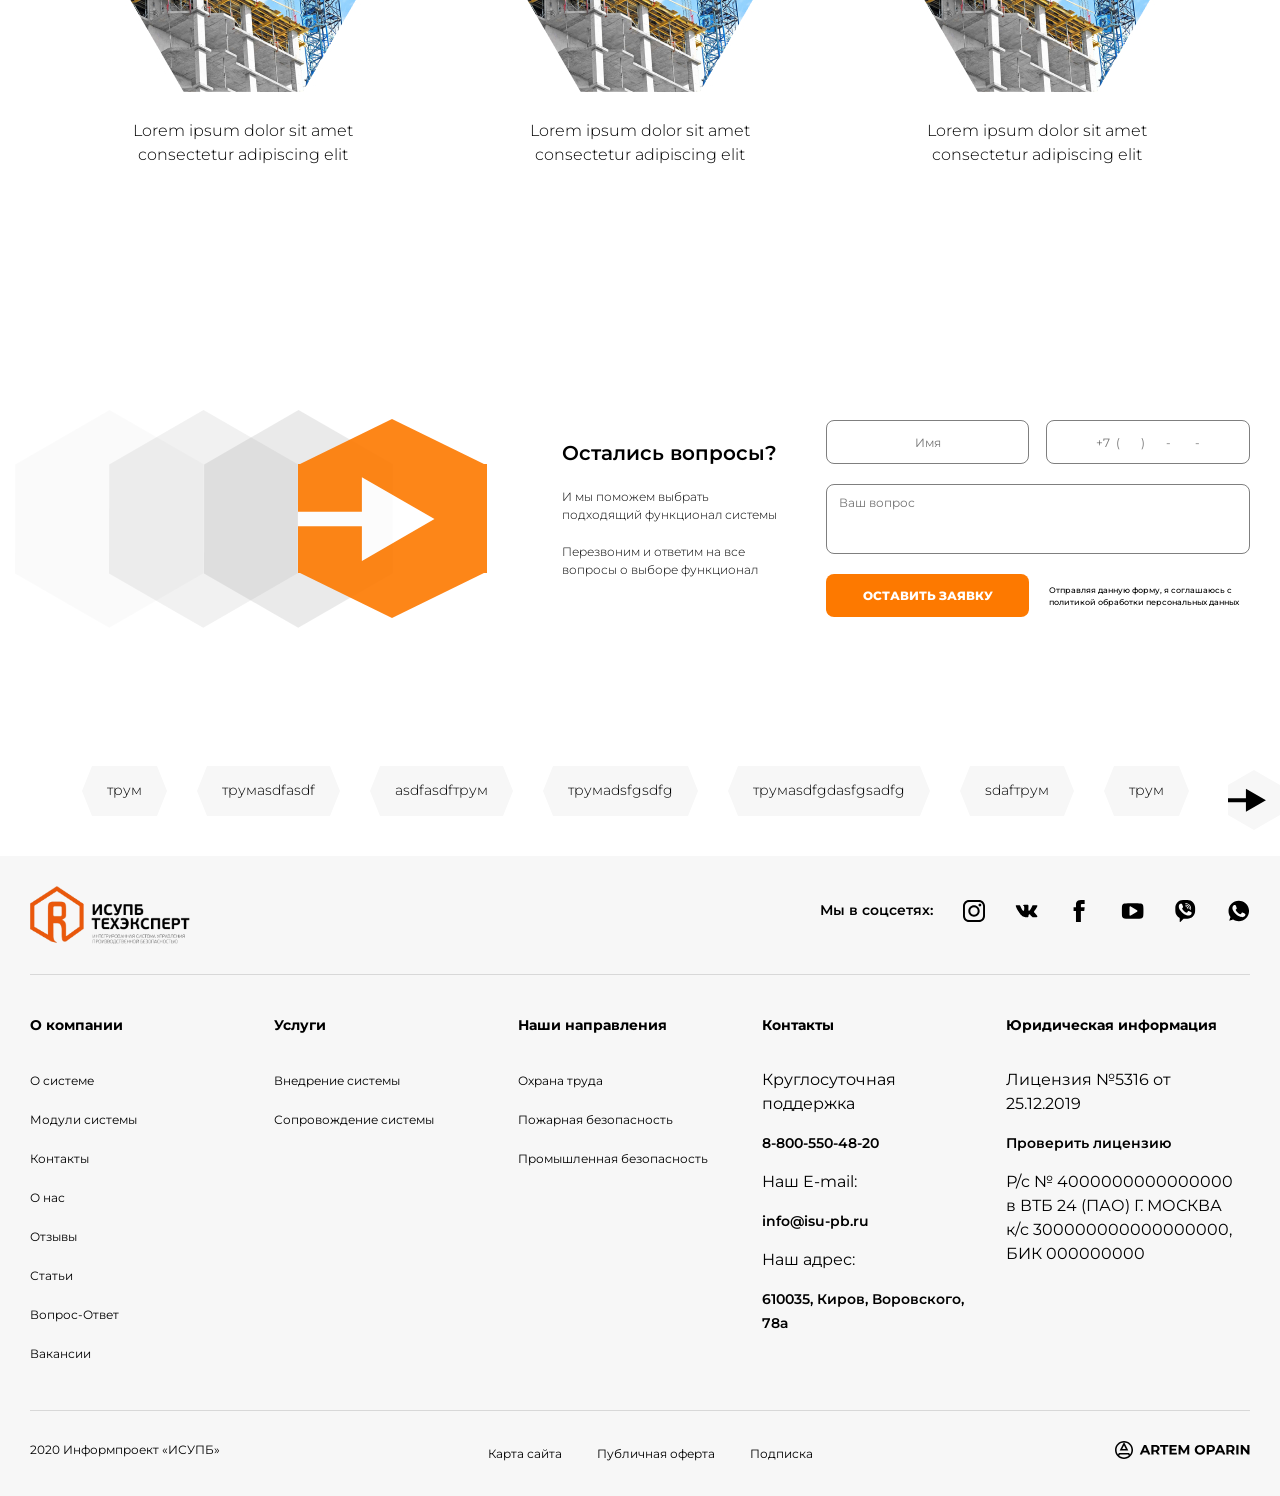
<file: security.html>
<!doctype html>
<html lang="ru">

<head>
  <meta charset="UTF-8">
  <meta name="viewport" content="width=device-width,initial-scale=1">
  <meta http-equiv="X-UA-Compatible" content="ie=edge">
  <title>ISUPB</title>
  <link href="vendors~main.css" rel="stylesheet">
  <link href="main.css" rel="stylesheet">
</head>

<body>
  <header class="header">
    <div class="header__burger"><span></span></div>
    <div class="header__burger-fixed"></div><a href="index.html" class="logo"><img src="img/logo-header.jpg" alt="logo" class="logo_img"></a>
    <section class="header-info">
      <div class="header-info__top"><a href="#" class="location js-region">
          <div class="location__item"><svg width="20" height="20" viewBox="0 0 20 20" fill="none" xmlns="http://www.w3.org/2000/svg">
              <path d="M15.9291 2.45591C14.3454 0.872191 12.2397 0 10.0001 0C7.76042 0 5.65478 0.872152 4.07099 2.45591C2.4873 4.03959 1.61511 6.14514 1.61511 8.3848C1.61511 10.6245 2.4873 12.7301 4.07099 14.3138L9.58578 19.8284C9.7002 19.9429 9.85016 20 10.0001 20C10.15 20 10.3 19.9428 10.4144 19.8284L15.929 14.3138C17.5127 12.7301 18.3849 10.6245 18.3849 8.38484C18.3849 6.1451 17.5127 4.03955 15.9291 2.45591ZM12.6334 11.018C11.93 11.7214 10.9949 12.1088 10.0001 12.1088C9.00539 12.1088 8.07023 11.7214 7.3669 11.0181C6.6635 10.3147 6.27615 9.37953 6.27615 8.3848C6.27615 7.39011 6.6635 6.45495 7.3669 5.75155C8.07023 5.04818 9.00539 4.66084 10.0001 4.66084C10.9949 4.66084 11.93 5.04818 12.6334 5.75155C13.3367 6.45487 13.7241 7.39003 13.7241 8.38476C13.7241 9.37949 13.3367 10.3147 12.6334 11.018Z" fill="black" />
            </svg>
            <div class="location__item-text">Киров</div>
          </div>
        </a>
        <form action="post" method="post" class="form-search"><input type="search" class="form-search__search" placeholder="Найди здесь"></form>
        <ul class="location">
          <li class="location__item"><svg width="20" height="20" viewBox="0 0 20 20" fill="none" xmlns="http://www.w3.org/2000/svg">
              <path d="M15.9291 2.45591C14.3454 0.872191 12.2397 0 10.0001 0C7.76042 0 5.65478 0.872152 4.07099 2.45591C2.4873 4.03959 1.61511 6.14514 1.61511 8.3848C1.61511 10.6245 2.4873 12.7301 4.07099 14.3138L9.58578 19.8284C9.7002 19.9429 9.85016 20 10.0001 20C10.15 20 10.3 19.9428 10.4144 19.8284L15.929 14.3138C17.5127 12.7301 18.3849 10.6245 18.3849 8.38484C18.3849 6.1451 17.5127 4.03955 15.9291 2.45591ZM12.6334 11.018C11.93 11.7214 10.9949 12.1088 10.0001 12.1088C9.00539 12.1088 8.07023 11.7214 7.3669 11.0181C6.6635 10.3147 6.27615 9.37953 6.27615 8.3848C6.27615 7.39011 6.6635 6.45495 7.3669 5.75155C8.07023 5.04818 9.00539 4.66084 10.0001 4.66084C10.9949 4.66084 11.93 5.04818 12.6334 5.75155C13.3367 6.45487 13.7241 7.39003 13.7241 8.38476C13.7241 9.37949 13.3367 10.3147 12.6334 11.018Z" fill="black" />
            </svg>
            <div class="location__item-text">Воровского 78а</div>
          </li>
          <li class="location__item"><svg width="20" height="20" viewBox="0 0 20 20" fill="none" xmlns="http://www.w3.org/2000/svg">
              <path d="M10 0C4.48582 0 0 4.48582 0 10C0 15.5142 4.48582 20 10 20C15.5142 20 20 15.5142 20 10C20 4.48582 15.5142 0 10 0ZM13.5358 5.28582L14.125 4.69664C14.45 4.37082 14.9775 4.37082 15.3033 4.69664C15.6283 5.02164 15.6283 5.54914 15.3033 5.87496L14.7141 6.46414C14.5508 6.62664 14.3383 6.70832 14.125 6.70832C13.9116 6.70832 13.6983 6.62664 13.5358 6.46414C13.21 6.13832 13.21 5.61082 13.5358 5.28582ZM4.69668 4.69668C5.0225 4.37086 5.55 4.37086 5.875 4.69668L6.46418 5.28586C6.79 5.61086 6.79 6.13836 6.46418 6.46418C6.30168 6.62668 6.08836 6.70836 5.875 6.70836C5.66168 6.70836 5.44918 6.62668 5.28582 6.46418L4.69668 5.875C4.37168 5.54918 4.37168 5.02168 4.69668 4.69668ZM3.33332 10.8333C2.87332 10.8333 2.5 10.4608 2.5 10C2.5 9.53918 2.87332 9.16668 3.33332 9.16668H4.16664C4.62664 9.16668 4.99996 9.53918 4.99996 10C4.99996 10.4608 4.62664 10.8333 4.16664 10.8333H3.33332ZM6.46418 14.7142L5.875 15.3033C5.7125 15.4666 5.49918 15.5475 5.28582 15.5475C5.0725 15.5475 4.86 15.4667 4.69664 15.3033C4.37164 14.9783 4.37164 14.4508 4.69664 14.125L5.28582 13.5358C5.61164 13.2108 6.13914 13.2108 6.46414 13.5358C6.79 13.8617 6.79 14.3892 6.46418 14.7142ZM10.8333 16.6667C10.8333 17.1275 10.46 17.5 10 17.5C9.54 17.5 9.16668 17.1275 9.16668 16.6667V15.8334C9.16668 15.3725 9.54 15 10 15C10.46 15 10.8333 15.3725 10.8333 15.8334V16.6667ZM10.8333 10C10.8333 10.4608 10.46 10.8333 10 10.8333H7.5C7.04 10.8333 6.66668 10.4608 6.66668 10C6.66668 9.53918 7.04 9.16668 7.5 9.16668H9.16668V7.5C9.16668 7.03918 9.54 6.66668 10 6.66668C10.46 6.66668 10.8333 7.03918 10.8333 7.5V10ZM10.8333 4.16668C10.8333 4.6275 10.46 5 10 5C9.54 5 9.16668 4.6275 9.16668 4.16668V3.33332C9.16668 2.8725 9.54 2.5 10 2.5C10.46 2.5 10.8333 2.8725 10.8333 3.33332V4.16668ZM15.3033 15.3033C15.14 15.4666 14.9275 15.5475 14.7141 15.5475C14.5008 15.5475 14.2875 15.4667 14.125 15.3033L13.5358 14.7141C13.21 14.3891 13.21 13.8616 13.5358 13.5358C13.8608 13.2108 14.3883 13.2108 14.7141 13.5358L15.3033 14.125C15.6283 14.4508 15.6283 14.9783 15.3033 15.3033ZM16.6667 10.8333H15.8334C15.3733 10.8333 15 10.4608 15 10C15 9.53918 15.3733 9.16668 15.8333 9.16668H16.6666C17.1266 9.16668 17.5 9.53918 17.5 10C17.5 10.4608 17.1267 10.8333 16.6667 10.8333Z" fill="black" />
            </svg>
            <div class="location__item-text">Пн-Пт с 8:00 до 17:00</div>
          </li>
          <li class="location__item"><svg width="20" height="20" viewBox="0 0 20 20" fill="none" xmlns="http://www.w3.org/2000/svg">
              <path d="M10.2437 13.7C10.1662 13.7337 10.0825 13.75 10 13.75C9.9175 13.75 9.83375 13.7337 9.75625 13.7L0 9.56873V18.75C0 19.44 0.56 20 1.25 20H18.75C19.44 20 20 19.44 20 18.75V9.56873L10.2437 13.7Z" fill="black" />
              <path d="M19.7125 6.0625L17.5 4.6625V1.25C17.5 0.5625 16.9375 0 16.25 0H3.75C3.0625 0 2.5 0.5625 2.5 1.25V4.6625L0.2875 6.0625C0.1125 6.175 0 6.375 0 6.5875V8.2125L3.75 9.8V1.25H16.25V9.8L20 8.2125V6.5875C20 6.375 19.8875 6.175 19.7125 6.0625Z" fill="black" />
              <path d="M14.375 2.5H5.625C5.28 2.5 5 2.78 5 3.125C5 3.47 5.28 3.75 5.625 3.75H14.375C14.72 3.75 15 3.47 15 3.125C15 2.78 14.72 2.5 14.375 2.5Z" fill="black" />
              <path d="M14.375 5H5.625C5.28 5 5 5.28 5 5.625C5 5.97 5.28 6.25 5.625 6.25H14.375C14.72 6.25 15 5.97 15 5.625C15 5.28 14.72 5 14.375 5Z" fill="black" />
              <path d="M10.625 7.5H5.625C5.28 7.5 5 7.78 5 8.125C5 8.47 5.28 8.75 5.625 8.75H10.625C10.97 8.75 11.25 8.47 11.25 8.125C11.25 7.78 10.97 7.5 10.625 7.5Z" fill="black" />
            </svg> <a href="mailto:info@isu-pb.ru" class="location__item-text">info@isu-pb.ru</a></li>
        </ul>
      </div>
      <div class="header-info__bottom">
        <nav class="menu">
          <ul id="menu-header">
            <li><a href="#">Услуги</a></li>
            <li><a href="aboutmodules.html">Модули</a></li>
            <li><a href="introduction.html">Внедрение</a></li>
            <li><a href="aboutsystem.html">О системе</a></li>
            <li><a href="contacts.html">Контакты</a></li>
          </ul>
          <ul class="location menu__location">
            <li class="location__item"><svg width="20" height="20" viewBox="0 0 20 20" fill="none" xmlns="http://www.w3.org/2000/svg">
                <path d="M15.9291 2.45591C14.3454 0.872191 12.2397 0 10.0001 0C7.76042 0 5.65478 0.872152 4.07099 2.45591C2.4873 4.03959 1.61511 6.14514 1.61511 8.3848C1.61511 10.6245 2.4873 12.7301 4.07099 14.3138L9.58578 19.8284C9.7002 19.9429 9.85016 20 10.0001 20C10.15 20 10.3 19.9428 10.4144 19.8284L15.929 14.3138C17.5127 12.7301 18.3849 10.6245 18.3849 8.38484C18.3849 6.1451 17.5127 4.03955 15.9291 2.45591ZM12.6334 11.018C11.93 11.7214 10.9949 12.1088 10.0001 12.1088C9.00539 12.1088 8.07023 11.7214 7.3669 11.0181C6.6635 10.3147 6.27615 9.37953 6.27615 8.3848C6.27615 7.39011 6.6635 6.45495 7.3669 5.75155C8.07023 5.04818 9.00539 4.66084 10.0001 4.66084C10.9949 4.66084 11.93 5.04818 12.6334 5.75155C13.3367 6.45487 13.7241 7.39003 13.7241 8.38476C13.7241 9.37949 13.3367 10.3147 12.6334 11.018Z" fill="black" />
              </svg>
              <h3 class="location__item-text">Воровского 78а</h3>
            </li>
            <li class="location__item"><svg width="20" height="20" viewBox="0 0 20 20" fill="none" xmlns="http://www.w3.org/2000/svg">
                <path d="M10 0C4.48582 0 0 4.48582 0 10C0 15.5142 4.48582 20 10 20C15.5142 20 20 15.5142 20 10C20 4.48582 15.5142 0 10 0ZM13.5358 5.28582L14.125 4.69664C14.45 4.37082 14.9775 4.37082 15.3033 4.69664C15.6283 5.02164 15.6283 5.54914 15.3033 5.87496L14.7141 6.46414C14.5508 6.62664 14.3383 6.70832 14.125 6.70832C13.9116 6.70832 13.6983 6.62664 13.5358 6.46414C13.21 6.13832 13.21 5.61082 13.5358 5.28582ZM4.69668 4.69668C5.0225 4.37086 5.55 4.37086 5.875 4.69668L6.46418 5.28586C6.79 5.61086 6.79 6.13836 6.46418 6.46418C6.30168 6.62668 6.08836 6.70836 5.875 6.70836C5.66168 6.70836 5.44918 6.62668 5.28582 6.46418L4.69668 5.875C4.37168 5.54918 4.37168 5.02168 4.69668 4.69668ZM3.33332 10.8333C2.87332 10.8333 2.5 10.4608 2.5 10C2.5 9.53918 2.87332 9.16668 3.33332 9.16668H4.16664C4.62664 9.16668 4.99996 9.53918 4.99996 10C4.99996 10.4608 4.62664 10.8333 4.16664 10.8333H3.33332ZM6.46418 14.7142L5.875 15.3033C5.7125 15.4666 5.49918 15.5475 5.28582 15.5475C5.0725 15.5475 4.86 15.4667 4.69664 15.3033C4.37164 14.9783 4.37164 14.4508 4.69664 14.125L5.28582 13.5358C5.61164 13.2108 6.13914 13.2108 6.46414 13.5358C6.79 13.8617 6.79 14.3892 6.46418 14.7142ZM10.8333 16.6667C10.8333 17.1275 10.46 17.5 10 17.5C9.54 17.5 9.16668 17.1275 9.16668 16.6667V15.8334C9.16668 15.3725 9.54 15 10 15C10.46 15 10.8333 15.3725 10.8333 15.8334V16.6667ZM10.8333 10C10.8333 10.4608 10.46 10.8333 10 10.8333H7.5C7.04 10.8333 6.66668 10.4608 6.66668 10C6.66668 9.53918 7.04 9.16668 7.5 9.16668H9.16668V7.5C9.16668 7.03918 9.54 6.66668 10 6.66668C10.46 6.66668 10.8333 7.03918 10.8333 7.5V10ZM10.8333 4.16668C10.8333 4.6275 10.46 5 10 5C9.54 5 9.16668 4.6275 9.16668 4.16668V3.33332C9.16668 2.8725 9.54 2.5 10 2.5C10.46 2.5 10.8333 2.8725 10.8333 3.33332V4.16668ZM15.3033 15.3033C15.14 15.4666 14.9275 15.5475 14.7141 15.5475C14.5008 15.5475 14.2875 15.4667 14.125 15.3033L13.5358 14.7141C13.21 14.3891 13.21 13.8616 13.5358 13.5358C13.8608 13.2108 14.3883 13.2108 14.7141 13.5358L15.3033 14.125C15.6283 14.4508 15.6283 14.9783 15.3033 15.3033ZM16.6667 10.8333H15.8334C15.3733 10.8333 15 10.4608 15 10C15 9.53918 15.3733 9.16668 15.8333 9.16668H16.6666C17.1266 9.16668 17.5 9.53918 17.5 10C17.5 10.4608 17.1267 10.8333 16.6667 10.8333Z" fill="black" />
              </svg>
              <h3 class="location__item-text">Пн-Пт с 8:00 до 17:00</h3>
            </li>
            <li class="location__item"><svg width="20" height="20" viewBox="0 0 20 20" fill="none" xmlns="http://www.w3.org/2000/svg">
                <path d="M10.2437 13.7C10.1662 13.7337 10.0825 13.75 10 13.75C9.9175 13.75 9.83375 13.7337 9.75625 13.7L0 9.56873V18.75C0 19.44 0.56 20 1.25 20H18.75C19.44 20 20 19.44 20 18.75V9.56873L10.2437 13.7Z" fill="black" />
                <path d="M19.7125 6.0625L17.5 4.6625V1.25C17.5 0.5625 16.9375 0 16.25 0H3.75C3.0625 0 2.5 0.5625 2.5 1.25V4.6625L0.2875 6.0625C0.1125 6.175 0 6.375 0 6.5875V8.2125L3.75 9.8V1.25H16.25V9.8L20 8.2125V6.5875C20 6.375 19.8875 6.175 19.7125 6.0625Z" fill="black" />
                <path d="M14.375 2.5H5.625C5.28 2.5 5 2.78 5 3.125C5 3.47 5.28 3.75 5.625 3.75H14.375C14.72 3.75 15 3.47 15 3.125C15 2.78 14.72 2.5 14.375 2.5Z" fill="black" />
                <path d="M14.375 5H5.625C5.28 5 5 5.28 5 5.625C5 5.97 5.28 6.25 5.625 6.25H14.375C14.72 6.25 15 5.97 15 5.625C15 5.28 14.72 5 14.375 5Z" fill="black" />
                <path d="M10.625 7.5H5.625C5.28 7.5 5 7.78 5 8.125C5 8.47 5.28 8.75 5.625 8.75H10.625C10.97 8.75 11.25 8.47 11.25 8.125C11.25 7.78 10.97 7.5 10.625 7.5Z" fill="black" />
              </svg> <a href="mailto:info@isu-pb.ru" class="location__item-text">info@isu-pb.ru</a></li>
          </ul>
        </nav>
        <nav class="nav-contacts"><a href="tel:8-800-550-48-20" class="nav-contacts__number">8-800-550-48-20 </a><button class="nav-contacts__call btn js-call">ЗАКАЗАТЬ ЗВОНОК</button>
          <div class="nav-contacts__social"><a href="#" class="nav-contacts__link">
              <div class="telegramm"><svg width="30" height="30" viewBox="0 0 30 30" fill="none" xmlns="http://www.w3.org/2000/svg">
                  <g clip-path="url(#clip0)">
                    <path d="M11.7712 18.9762L11.275 25.9562C11.985 25.9562 12.2925 25.6512 12.6612 25.285L15.99 22.1037L22.8875 27.155C24.1525 27.86 25.0437 27.4887 25.385 25.9912L29.9125 4.77625L29.9137 4.775C30.315 2.905 29.2375 2.17375 28.005 2.6325L1.39248 12.8212C-0.423772 13.5262 -0.396272 14.5387 1.08373 14.9975L7.88748 17.1137L23.6912 7.225C24.435 6.7325 25.1112 7.005 24.555 7.4975L11.7712 18.9762Z" fill="#0088CC" />
                  </g>
                  <defs>
                    <clipPath id="clip0">
                      <rect width="30" height="30" fill="white" />
                    </clipPath>
                  </defs>
                </svg></div>
            </a><a href="#" class="nav-contacts__link">
              <div class="viber"><svg width="30" height="30" viewBox="0 0 30 30" fill="none" xmlns="http://www.w3.org/2000/svg">
                  <g clip-path="url(#clip1)">
                    <path d="M18.0004 0H11.9996C6.20911 0 1.49829 4.71082 1.49829 10.5013V15.0019C1.49829 19.0672 3.84286 22.7565 7.49906 24.4918V29.5038C7.49906 29.9389 8.04345 30.1665 8.35271 29.8574L12.7068 25.5033H18.0004C23.7908 25.5033 28.5017 20.7925 28.5017 15.0019V10.5013C28.5017 4.71082 23.7908 0 18.0004 0Z" fill="#59267C" />
                    <path d="M12.2795 10.7718L12.7684 10.2829L12.7689 10.2823L12.2794 10.7718L12.2795 10.7718Z" fill="#E5E5E5" />
                    <path d="M17.7188 15.2327L17.2251 15.7264L17.2252 15.7265L17.7189 15.2328L17.7188 15.2327Z" fill="#E5E5E5" />
                    <path d="M16.0003 8.50098C15.7241 8.50098 15.5002 8.72486 15.5002 9.00102C15.5002 9.27717 15.7241 9.50105 16.0003 9.50105C17.1033 9.50105 18.0006 10.3984 18.0006 11.5013C18.0006 11.7738 18.2281 12.0014 18.5006 12.0014C18.7731 12.0014 19.0006 11.7738 19.0006 11.5013C19.0007 9.84687 17.6547 8.50098 16.0003 8.50098Z" fill="white" />
                    <path d="M16.0002 6.50078C15.8152 6.50078 15.6285 6.51103 15.4453 6.53125C15.1708 6.56154 14.9728 6.80863 15.0031 7.0832C15.0334 7.35777 15.281 7.55523 15.555 7.52541C15.702 7.50918 15.8517 7.50092 16.0002 7.50092C18.2061 7.50092 20.0007 9.29552 20.0007 11.5014C20.0007 11.6499 19.9924 11.7997 19.9762 11.9467C19.9463 12.2174 20.1475 12.4688 20.4184 12.4986C20.6892 12.5284 20.9404 12.3273 20.9704 12.0564C20.9906 11.8731 21.0008 11.6864 21.0008 11.5014C21.0008 8.7441 18.7576 6.50078 16.0002 6.50078Z" fill="white" />
                    <path d="M16.0008 4.5005C15.8221 4.5005 15.6411 4.5073 15.463 4.52084C15.1876 4.54169 14.9812 4.78193 15.0021 5.05726C15.0229 5.33265 15.2639 5.53902 15.5385 5.51816C15.6916 5.5065 15.8472 5.50064 16.0008 5.50064C19.3096 5.50064 22.0016 8.19256 22.0016 11.5014C22.0016 11.9696 21.9475 12.4356 21.841 12.8866C21.7799 13.145 21.939 13.4136 22.1953 13.4837C22.4649 13.5576 22.7501 13.3885 22.8143 13.1166C22.9386 12.5904 23.0017 12.047 23.0017 11.5014C23.0017 7.64107 19.8611 4.5005 16.0008 4.5005Z" fill="white" />
                    <path d="M23.4372 19.0718C23.0807 20.0759 21.6658 20.9086 20.5373 21.1518C19.7652 21.3158 18.7567 21.4466 15.3617 20.0427C11.0192 18.2483 8.2227 13.8469 8.00474 13.5614C7.79602 13.2758 6.25 11.2308 6.25 9.11579C6.25 7.00078 7.32686 5.97091 7.76092 5.52875C8.11741 5.16581 8.70663 5 9.27184 5C9.45471 5 9.6191 5.00921 9.76687 5.01658C10.2009 5.035 10.4189 5.0608 10.7052 5.74431C11.0617 6.60099 11.9298 8.716 12.0332 8.9334C12.1385 9.15079 12.2438 9.44557 12.0961 9.73113C11.9575 10.0259 11.8356 10.1567 11.6177 10.4073C11.3997 10.6578 11.1928 10.8494 10.9749 11.1184C10.7754 11.3524 10.55 11.6029 10.8012 12.0359C11.0524 12.4596 11.9206 13.8727 13.1988 15.0076C14.8482 16.4723 16.1855 16.9402 16.6639 17.1392C17.0204 17.2866 17.4452 17.2516 17.7057 16.9752C18.0363 16.6196 18.4445 16.0301 18.8601 15.4498C19.1556 15.0334 19.5288 14.9818 19.9203 15.1292C20.3193 15.2674 22.4305 16.3083 22.8646 16.5238C23.2987 16.7412 23.585 16.8444 23.6903 17.0268C23.7937 17.2092 23.7937 18.0659 23.4372 19.0718Z" fill="white" />
                  </g>
                  <defs>
                    <clipPath id="clip1">
                      <rect width="30" height="30" fill="white" />
                    </clipPath>
                  </defs>
                </svg></div>
            </a><a href="#" class="nav-contacts__link">
              <div class="whatsapp"><svg width="30" height="30" viewBox="0 0 30 30" fill="none" xmlns="http://www.w3.org/2000/svg">
                  <path d="M15.0035 1H14.9965C7.27725 1 1 7.279 1 15C1 18.0625 1.987 20.901 3.66525 23.2057L1.9205 28.4067L7.30175 26.6865C9.5155 28.153 12.1562 29 15.0035 29C22.7227 29 29 22.7192 29 15C29 7.28075 22.7227 1 15.0035 1Z" fill="#25D366" />
                  <path d="M23.7319 21.1819C23.37 22.2037 21.9338 23.0512 20.7882 23.2987C20.0044 23.4656 18.9807 23.5987 15.5344 22.17C11.1263 20.3437 8.28753 15.8644 8.06628 15.5737C7.85441 15.2831 6.28503 13.2019 6.28503 11.0494C6.28503 8.89687 7.37816 7.84875 7.81878 7.39875C8.18066 7.02938 8.77878 6.86063 9.35253 6.86063C9.53816 6.86063 9.70503 6.87 9.85503 6.8775C10.2957 6.89625 10.5169 6.9225 10.8075 7.61813C11.1694 8.49 12.0507 10.6425 12.1557 10.8637C12.2625 11.085 12.3694 11.385 12.2194 11.6756C12.0788 11.9756 11.955 12.1087 11.7338 12.3637C11.5125 12.6187 11.3025 12.8137 11.0813 13.0875C10.8788 13.3256 10.65 13.5806 10.905 14.0212C11.16 14.4525 12.0413 15.8906 13.3388 17.0456C15.0132 18.5362 16.3707 19.0125 16.8563 19.215C17.2182 19.365 17.6494 19.3294 17.9138 19.0481C18.2494 18.6862 18.6638 18.0862 19.0857 17.4956C19.3857 17.0719 19.7644 17.0194 20.1619 17.1694C20.5669 17.31 22.71 18.3694 23.1507 18.5887C23.5913 18.81 23.8819 18.915 23.9888 19.1006C24.0938 19.2862 24.0938 20.1581 23.7319 21.1819Z" fill="white" />
                </svg></div>
            </a></div>
        </nav>
      </div>
    </section>
  </header><!-- !header -->
  <main>
    <nav class="headcrumbs">
      <ul class="headcrumbs__list">
        <li class="headcrumbs__item"><a href="index.html" class="headcrumbs__link">Главная</a></li>
        <li class="headcrumbs__item"><a href="#" class="headcrumbs__link">О системе</a></li>
      </ul>
    </nav>
    <div class="security">
      <h1 class="title-left security__title">Охрана труда</h1>
    </div>
    <section class="text-img">
      <div class="text-img__text text-paragraph">Lorem ipsum dolor sit amet, consectetur adipiscing elit, sed do eiusmod tempor incididunt ut labore et dolore magna aliqua. Ut enim ad minim veniam, quis nostrud exercitation ullamco laboris nisi ut aliquip ex ea commodo consequat. Duis aute irure dolor in reprehenderit in voluptate velit esse cillum dolore eu fugiat nulla pariatur. Excepteur sint occaecat cupidatat non proident, sunt in culpa qui officia deserunt mollit anim id est laborum.<br><br>Urna duis convallis convallis tellus. Vestibulum lorem sed risus ultricies tristique. Ullamcorper a lacus vestibulum sed. Erat velit scelerisque in dictum non consectetur a erat. Donec massa sapien faucibus et molestie ac feugiat sed. Venenatis lectus magna fringilla urna porttitor rhoncus dolor purus. Tempus egestas sed sed risus pretium quam vulputate dignissim suspendisse. Quis commodo odio aenean sed adipiscing diam donec. Mi proin sed libero enim sed faucibus turpis in. Felis eget velit aliquet sagittis id consectetur purus. Lorem ipsum dolor sit amet consectetur adipiscing.<br><br>Nisi lacus sed viverra tellus in. Aliquet sagittis id consectetur purus ut faucibus pulvinar. In egestas erat imperdiet sed euismod nisi. Nunc eget lorem dolor sed viverra. Amet consectetur adipiscing elit duis tristique. Purus sit amet volutpat consequat mauris nunc congue nisi. Vitae nunc sed velit dignissim. Libero nunc consequat interdum varius sit amet mattis. Venenatis tellus in metus vulputate eu scelerisque felis imperdiet proin. Ornare arcu odio ut sem nulla pharetra diam sit amet. Fames ac turpis egestas integer. Maecenas volutpat blandit aliquam etiam erat velit scelerisque in dictum. Sociis natoque penatibus et magnis dis parturient montes nascetur. Egestas purus viverra accumsan in nisl.<br><br>Urna duis convallis convallis tellus. Vestibulum lorem sed risus ultricies tristique. Ullamcorper a lacus vestibulum sed. Erat velit scelerisque in dictum non consectetur a erat. Donec massa sapien faucibus et molestie ac feugiat sed. Venenatis lectus magna fringilla urna porttitor rhoncus dolor purus. Tempus egestas sed sed risus pretium quam vulputate dignissim suspendisse. Quis commodo odio aenean sed adipiscing diam donec. Mi proin sed libero enim sed faucibus turpis in. Felis eget velit aliquet sagittis id consectetur purus. Lorem ipsum dolor sit amet consectetur adipiscing.<br><br>Arcu non odio euismod lacinia at quis risus sed. Sapien eget mi proin sed libero enim. Et pharetra pharetra massa massa ultricies. Nunc sed id semper risus in hendrerit. Volutpat lacus laoreet non curabitur gravida arcu ac. Quis hendrerit dolor magna eget est lorem ipsum. Neque aliquam vestibulum morbi blandit. Quam adipiscing vitae proin sagittis. Dignissim diam quis enim lobortis scelerisque fermentum dui faucibus in. Ac tincidunt vitae semper quis lectus nulla at. Netus et malesuada fames ac turpis egestas integer eget. Feugiat sed lectus vestibulum mattis ullamcorper velit sed ullamcorper. At quis risus sed vulputate odio ut.</div>
      <div class="text-img__img"><img src="img/aboutsystem.jpg" alt="img" class="text-img__hexagon"></div>
    </section>
    <section class="modules">
      <div class="module module-big">
        <div class="module__img module__img-big"><svg width="140" height="140" viewBox="0 0 140 140" fill="none" xmlns="http://www.w3.org/2000/svg">
            <path d="M22.5553 25.2778L29.1664 21L35.3887 24.1111L37.3331 29.1667L35.7776 33.0556C34.9998 33.5741 33.8331 35.3889 29.5553 35.3889C25.6664 35.3889 24.3702 33.5741 23.722 33.0556L21.3887 32.6667L22.5553 25.2778Z" fill="#FEB104" />
            <path d="M103.055 25.2778L109.666 21L115.889 24.1111L117.833 29.1667L116.278 33.0556C115.5 33.5741 114.333 35.3889 110.055 35.3889C106.166 35.3889 104.87 33.5741 104.222 33.0556L101.889 32.6667L103.055 25.2778Z" fill="#FEB104" />
            <path d="M42.7779 15.1982L48.8293 13.2222L55.374 15.1982L58.3334 20.9369L55.8103 25.3514C54.9377 25.9399 53.6287 28 48.8293 28C44.4661 28 43.0117 25.9399 42.2846 25.3514L40.0557 20.9369L42.7779 15.1982Z" fill="#FEB104" />
            <path d="M84.3887 15.1982L90.4401 13.2222L96.9848 15.1982L99.9443 20.9369L97.4211 25.3514C96.5485 25.9399 95.2396 28 90.4401 28C86.077 28 84.6226 25.9399 83.8954 25.3514L81.6665 20.9369L84.3887 15.1982Z" fill="#FEB104" />
            <path d="M55.2223 37.7222L63.7779 34.6111H75.8334L84.0001 37.7222L89.8334 44.3333V74.6666L85.9445 80.5L80.889 82.8333V130.667H58.7223V84L50.5557 77.7778V44.3333L55.2223 37.7222Z" fill="#FEB104" />
            <path d="M121.202 50.211L118.248 49.2188C117.813 49.0724 117.433 48.831 117.117 48.4999C116.617 47.9765 116.341 47.2865 116.341 46.5581V43.5588L117.185 43.045V43.044C119.049 41.9086 120.206 39.846 120.206 37.6628V32.4237C120.206 32.4173 120.206 32.4098 120.206 32.4034V29.1766C119.893 19.4557 105.778 17.8889 101.526 24.6288C101.555 23.7023 101.494 22.0304 101.354 21.1743C101.354 11.4555 87.8889 8.16667 81.4555 16.1371V13.2617C81.4555 13.2542 81.4555 13.2478 81.4555 13.2404V7.83676C81.4555 3.51517 77.9436 0 73.6273 0H66.4763C62.16 0 58.6481 3.51517 58.6481 7.83676V12.4959V12.5012V16.2193C54.3073 9.72222 38.6668 10.4195 38.5291 21.1743V23.898C32.2778 16.3333 19.8333 19.4557 19.8333 29.1766C19.8333 31.1111 19.8333 35.398 19.8333 37.7222C19.8333 39.9054 20.9703 41.9032 22.8331 43.0386L23.679 43.5545V46.5517C23.679 47.3314 23.3533 48.0812 22.7797 48.6131C22.4902 48.8844 22.1516 49.0863 21.7746 49.2123L18.8159 50.2057C14.2679 51.7406 11.2109 55.9991 11.2109 60.8035V77.9132C11.2109 79.0465 12.1295 79.964 13.2617 79.964C14.395 79.964 15.3125 79.0465 15.3125 77.9132V60.8035C15.3125 57.7605 17.2469 55.0635 20.1244 54.0936L23.0809 53.1003C23.6096 52.923 24.1052 52.6848 24.5677 52.3911C26.1453 52.8503 27.7689 53.0864 29.4148 53.0864C29.4415 53.0864 29.4693 53.0853 29.496 53.0853C29.3689 53.7828 29.3037 54.4931 29.3037 55.2119V80.7912C29.3037 81.384 29.3625 81.9714 29.4704 82.5493H22.2798V63.3382C22.2798 62.2049 21.3612 61.2874 20.229 61.2874C19.0958 61.2874 18.1783 62.2049 18.1783 63.3382V89.1193C16.4896 88.3395 15.3125 86.6338 15.3125 84.6545V72.2409C15.3125 71.1076 14.395 70.1901 13.2617 70.1901C12.1284 70.1901 11.2109 71.1076 11.2109 72.2409V84.6545C11.2109 88.9227 14.191 92.5052 18.1783 93.4366V131.897C18.1783 132.534 18.4688 133.103 18.9249 133.48C18.4485 134.4 18.1783 135.442 18.1783 136.548V137.526C18.1783 138.888 19.2848 139.995 20.6467 139.995H29.1104C29.2525 139.995 29.3913 139.98 29.528 139.957C29.6637 139.98 29.8026 139.995 29.9457 139.995H38.4094C38.5568 139.995 38.7 139.98 38.8409 139.955C38.9819 139.98 39.1261 139.995 39.2746 139.995H48.3514C48.5052 139.995 48.6537 139.979 48.8 139.952C48.9453 139.979 49.0948 139.995 49.2476 139.995H58.3255C58.4846 139.995 58.6395 139.979 58.7912 139.95C58.9439 139.979 59.0999 139.995 59.2601 139.995H69.2609C69.4296 139.995 69.5941 139.978 69.7543 139.946C69.9135 139.978 70.078 139.995 70.2467 139.995H80.2475C80.4088 139.995 80.5669 139.978 80.7196 139.949C80.8723 139.979 81.0294 139.995 81.1896 139.995H90.2675C90.4202 139.995 90.5698 139.979 90.715 139.952C90.8603 139.979 91.0098 139.995 91.1636 139.995H100.242C100.383 139.995 100.521 139.98 100.657 139.957C100.802 139.984 100.952 140 101.106 140H109.569C109.711 140 109.85 139.985 109.987 139.962C110.123 139.985 110.262 140 110.405 140H118.868C120.229 140 121.337 138.892 121.337 137.532V136.553C121.337 135.448 121.066 134.404 120.59 133.484C121.045 133.109 121.336 132.539 121.336 131.903V93.4547C125.604 92.5137 128.808 88.7038 128.808 84.1557V60.8089C128.809 56.0056 125.753 51.747 121.202 50.211ZM108.451 86.6551H117.235V129.852H112.038V93.4003C112.038 92.267 111.12 91.3495 109.987 91.3495C108.855 91.3495 107.936 92.267 107.936 93.4003V129.852H102.741V90.1041C104.977 89.6426 106.989 88.4346 108.451 86.6551ZM71.8051 128.75V85.3093C71.8051 84.176 70.8876 83.2585 69.7543 83.2585C68.6221 83.2585 67.7036 84.176 67.7036 85.3093V128.75H60.8185V97.3961C60.8185 96.2628 59.8999 95.3453 58.7677 95.3453C57.6344 95.3453 56.7169 96.2628 56.7169 97.3961V129.409H50.8508V90.1639C50.8508 89.0317 49.9333 88.1131 48.8 88.1131C47.6668 88.1131 46.7493 89.0317 46.7493 90.1639V129.409H40.8778V82.7843H52.0717C53.4122 83.94 55.0015 84.7186 56.7169 85.0636V97.597C56.7169 98.7303 57.6344 99.6478 58.7677 99.6478C59.901 99.6478 60.8185 98.7303 60.8185 97.597V83.2265C60.8185 83.2233 60.8195 83.2201 60.8195 83.2158C60.8195 83.2115 60.8185 83.2083 60.8185 83.2051V80.8499C60.8206 80.8104 60.8238 80.7719 60.8238 80.7335V76.9695H78.6902V128.75H71.8051ZM24.9683 39.5363C24.3178 39.14 23.914 38.4201 23.914 37.6575V33.0379H27.7806L35.6451 33.1071V37.6564C35.6451 38.4201 35.2414 39.14 34.5909 39.5363L30.9187 41.7751C30.2159 42.2034 29.3422 42.2023 28.6404 41.7751L24.9683 39.5363ZM116.104 37.6628C116.104 38.4254 115.7 39.1454 115.051 39.5416L111.378 41.7804C110.676 42.2087 109.803 42.2087 109.099 41.7804L105.427 39.5416C104.778 39.1454 104.374 38.4254 104.374 37.6628V33.0379L116.104 33.1071V37.6628ZM96.2244 32.5284L92.2852 34.9295C91.4841 35.4176 90.4886 35.4176 89.6864 34.9295L85.7483 32.5294C85.007 32.0766 84.5467 31.2563 84.5467 30.3857V25.4959H97.4249V30.3857C97.426 31.2563 96.9646 32.0766 96.2244 32.5284ZM82.7939 80.8467V57.9271C82.7939 57.9143 82.7928 57.9025 82.7917 57.8897V49.7966C82.7917 48.6633 81.8742 47.7458 80.741 47.7458C79.6088 47.7458 78.6902 48.6633 78.6902 49.7966V72.8679H60.8238V57.9271C60.8238 57.8876 60.8206 57.8491 60.8185 57.8107V49.7966C60.8185 48.6633 59.901 47.7458 58.7677 47.7458C57.6344 47.7458 56.7169 48.6633 56.7169 49.7966V80.8104C55.8325 80.5006 55.0218 79.9933 54.3446 79.3001C53.2114 78.1401 52.5865 76.6063 52.5865 74.9828V46.8037C52.5865 46.1992 52.6474 45.601 52.7702 45.0189C53.0928 43.4616 53.8351 42.0229 54.9193 40.8554C55.9019 39.7937 57.1495 38.9873 58.5252 38.5237L62.0212 37.3477C62.6695 37.1288 63.2762 36.8318 63.8348 36.4601C64.9948 36.8083 66.1772 37.0486 67.3746 37.1832L63.5347 57.2018C63.414 57.831 63.5945 58.4804 64.0218 58.9578L68.2996 63.727C68.6766 64.1478 69.2096 64.3935 69.7746 64.4084H69.8259C70.3717 64.4084 70.8961 64.1905 71.2817 63.8017L76.0124 59.0326C76.4995 58.5413 76.7056 57.8384 76.5625 57.1623L72.3125 37.1277C73.5632 36.9589 74.7948 36.6737 76.0007 36.2732C76.6373 36.7346 77.3422 37.0999 78.0856 37.3488L81.5794 38.5248C82.937 38.9809 84.1707 39.7734 85.1501 40.8202C86.2695 42.0122 87.0311 43.4883 87.3505 45.0883C87.4626 45.648 87.5192 46.2259 87.5192 46.8037V74.3867C87.5192 76.241 86.7854 77.9703 85.4514 79.2595C84.6877 79.9976 83.7798 80.5338 82.7939 80.8467ZM36.7261 43.0386C38.5889 41.9032 39.7467 39.8407 39.7467 37.6564V34.1957C40.2605 34.9252 40.9184 35.5565 41.6971 36.0307L42.6765 36.6278V39.9272C42.6765 40.8009 42.3091 41.6458 41.6704 42.2408C41.3393 42.5473 40.9569 42.7748 40.5286 42.919L37.3584 43.9871C36.8521 44.157 36.3597 44.3631 35.8823 44.6002V43.5524L36.7261 43.0386ZM46.7781 39.9272V38.9841C47.5183 39.2596 48.2938 39.4006 49.0703 39.4006C49.7453 39.4006 50.4182 39.2928 51.0698 39.0845C50.2495 40.174 49.6075 41.3841 49.1707 42.6723C49.1098 42.6744 49.05 42.6797 48.9891 42.6808C48.0898 42.6979 47.1947 42.6328 46.3103 42.4854C46.6168 41.6736 46.7781 40.8073 46.7781 39.9272ZM72.7867 28.6212V29.966C72.7867 30.9412 72.9672 31.8918 73.3101 32.7783C72.2142 33.0368 71.098 33.1831 69.9701 33.2077C68.8742 33.2291 67.7901 33.1372 66.722 32.9417C67.1097 32.0061 67.318 30.9946 67.318 29.966V28.6212C68.1938 28.9897 69.122 29.1766 70.0523 29.1766C70.9816 29.1777 71.9109 28.9908 72.7867 28.6212ZM69.9274 45.648L72.3199 56.9305L69.9007 59.3701L67.7538 56.9754L69.9274 45.648ZM80.4451 24.0657V24.0721V30.3868C80.4451 31.7796 80.8969 33.1244 81.6884 34.2331L79.3898 33.4598C78.8312 33.2729 78.3206 32.9482 77.9115 32.5198C77.2514 31.8298 76.8883 30.923 76.8883 29.967V26.2137L78.0653 25.4959C79.0544 24.8935 79.864 24.055 80.4451 23.082V24.0657ZM77.354 19.4557C77.354 20.4865 76.8082 21.4584 75.9302 21.9936L71.5915 24.6393C70.6419 25.2182 69.4617 25.2182 68.5121 24.6393L64.1734 21.9936C63.2954 21.4584 62.7496 20.4865 62.7496 19.4557V13.7723L67.1877 11.4555L77.354 14.7282V19.4557ZM62.0383 25.4959L63.2164 26.2148V29.966C63.2164 30.9871 62.787 31.973 62.0361 32.6726C61.6559 33.0272 61.2105 33.2932 60.7117 33.4608L58.3533 34.2545C59.1544 33.1404 59.6115 31.7882 59.6115 30.3857V24.7653C59.6115 24.7589 59.6115 24.7514 59.6115 24.745V23.004C60.1947 24.0102 61.0225 24.8775 62.0383 25.4959ZM55.5099 30.3857C55.5099 31.2563 55.0485 32.0766 54.3073 32.5284L50.3691 34.9295C49.568 35.4176 48.5725 35.4176 47.7715 34.9295L43.8333 32.5284C43.092 32.0766 42.6306 31.2563 42.6306 30.3857V25.4959L55.5099 25.4831V30.3857ZM34.1605 83.5501C33.6659 82.7202 33.4053 81.7664 33.4053 80.7912V55.2109C33.4053 53.3107 34.1006 51.481 35.3653 50.0594C36.2561 49.0575 37.3969 48.3012 38.6668 47.8751L41.837 46.8059C42.4127 46.6136 42.9521 46.3509 43.4563 46.0262C45.0937 46.51 46.7781 46.7642 48.485 46.7813V46.8037V74.9828C48.485 76.2677 48.7221 77.5163 49.1718 78.6827H40.8778V57.9271C40.8778 56.7938 39.9603 55.8763 38.8271 55.8763C37.6949 55.8763 36.7763 56.7938 36.7763 57.9271V85.8081C35.6996 85.3659 34.7704 84.5808 34.1605 83.5501ZM98.6362 84.6043V129.409H92.7669V90.1649C92.7669 89.0317 91.8483 88.1142 90.7161 88.1142C89.5828 88.1142 88.6653 89.0317 88.6653 90.1649V129.409H82.7939V85.0722C84.5755 84.7336 86.2396 83.9507 87.6527 82.7843H98.6362V84.6043ZM90.9383 42.6797C90.5025 41.3937 89.8627 40.1889 89.0466 39.1026C89.68 39.2992 90.3326 39.4006 90.9863 39.4006C91.7628 39.4006 92.5394 39.2586 93.2806 38.983V39.9272C93.2806 40.7614 93.4216 41.5764 93.6908 42.3433C92.7872 42.543 91.8675 42.6573 90.9383 42.6797ZM98.257 42.1136C97.692 41.524 97.3822 40.7475 97.3822 39.9272V36.6267L98.3585 36.0307H98.3595C99.1179 35.5682 99.7641 34.9573 100.273 34.2502V37.6628C100.273 39.846 101.429 41.9086 103.293 43.045L104.138 43.5599V44.5831C103.674 44.3567 103.196 44.1559 102.699 43.9882L99.5248 42.9169C99.0367 42.7534 98.6105 42.4843 98.257 42.1136ZM108.968 48.9571C108.712 48.5448 108.432 48.1506 108.13 47.7757C108.201 47.3763 108.24 46.9693 108.24 46.5581V45.8755C108.889 46.0945 109.563 46.2067 110.239 46.2067C110.914 46.2067 111.589 46.0945 112.239 45.8745V46.5581C112.239 47.2993 112.357 48.0235 112.581 48.7103C111.787 48.8759 110.978 48.9688 110.163 48.9859C109.762 48.9944 109.362 48.9838 108.968 48.9571ZM116.104 29.1766H104.374C104.374 23.1687 116.104 22.6755 116.104 29.1766ZM97.3822 21.1743H84.5467C84.5467 14.0836 97.3822 13.9658 97.3822 21.1743ZM66.4763 4.10156H73.6273C75.6824 4.10156 77.354 5.77744 77.354 7.83676V10.4195L67.6277 7.28882C67.1054 7.12006 66.5372 7.16919 66.0501 7.42233L62.7496 9.14627V7.83676C62.7496 5.77744 64.4212 4.10156 66.4763 4.10156ZM55.5099 21.1743H42.6306C42.6306 14.4338 55.5099 13.9564 55.5099 21.1743ZM35.6451 29.1766H23.679C23.679 21.9936 35.3889 21.9231 35.6451 29.1766ZM29.7032 48.9816C28.9256 48.9987 28.1544 48.9464 27.3918 48.8278C27.645 48.1015 27.7806 47.3335 27.7806 46.5517V45.8702C28.43 46.0892 29.1051 46.2003 29.7801 46.2003C30.4562 46.2003 31.1313 46.0881 31.7807 45.8691V47.9648C31.5553 48.2574 31.3438 48.5587 31.1473 48.8684C30.6688 48.9314 30.186 48.9709 29.7032 48.9816ZM31.3225 86.6498C32.6865 88.3951 34.6283 89.6074 36.7763 90.087V129.845H31.5788V93.3949C31.5788 92.2617 30.6613 91.3441 29.528 91.3441C28.3948 91.3441 27.4773 92.2617 27.4773 93.3949V129.846H22.2798V86.6498H31.3225ZM22.3631 135.893C22.6537 134.776 23.6716 133.948 24.8785 133.948C26.0855 133.948 27.1034 134.776 27.394 135.893H22.3631ZM31.6621 135.893C31.9527 134.776 32.9706 133.948 34.1776 133.948C35.3845 133.948 36.4024 134.776 36.693 135.893H31.6621ZM40.9302 135.893C41.1887 134.538 42.3839 133.51 43.813 133.51C45.2432 133.51 46.4374 134.538 46.6969 135.893H40.9302ZM50.9032 135.893C51.1627 134.538 52.3569 133.51 53.7871 133.51C55.2173 133.51 56.4114 134.538 56.671 135.893H50.9032ZM60.842 135.893C61.0406 134.183 62.4986 132.851 64.261 132.851C66.0245 132.851 67.4814 134.183 67.6811 135.893H60.842ZM71.8286 135.893C72.0273 134.183 73.4853 132.851 75.2477 132.851C77.0111 132.851 78.468 134.183 78.6678 135.893H71.8286ZM82.8462 135.893C83.1047 134.538 84.2999 133.51 85.7291 133.51C87.1593 133.51 88.3534 134.538 88.613 135.893H82.8462ZM92.8192 135.893C93.0788 134.538 94.2729 133.51 95.7031 133.51C97.1333 133.51 98.3275 134.538 98.587 135.893H92.8192ZM102.822 135.898C103.113 134.781 104.131 133.954 105.338 133.954C106.544 133.954 107.562 134.781 107.853 135.898H102.822ZM112.121 135.898C112.412 134.781 113.43 133.954 114.637 133.954C115.844 133.954 116.861 134.781 117.152 135.898H112.121ZM124.708 84.1557C124.708 86.4201 123.312 88.362 121.337 89.1727V63.3435C121.337 62.2102 120.418 61.2927 119.286 61.2927C118.153 61.2927 117.235 62.2102 117.235 63.3435V82.5536H110.484C110.66 81.8027 110.755 81.0315 110.755 80.2486V76.524C110.755 75.3908 109.836 74.4733 108.704 74.4733C107.571 74.4733 106.653 75.3908 106.653 76.524V80.2486C106.653 81.4032 106.322 82.5237 105.694 83.4914C104.979 84.599 103.937 85.414 102.741 85.8508V57.926C102.741 56.7938 101.822 55.8752 100.69 55.8752C99.5569 55.8752 98.6394 56.7938 98.6394 57.926V63.2901C98.6383 63.3083 98.6362 63.3253 98.6362 63.3435V78.6827H90.7439C91.3185 77.3454 91.6208 75.8917 91.6208 74.3867V46.8037C91.6208 46.7867 91.6197 46.7706 91.6197 46.7535C93.2326 46.6638 94.8187 46.3637 96.3568 45.8606C96.9283 46.2622 97.5563 46.5837 98.2185 46.8059L101.388 47.8751C102.54 48.2628 103.554 48.8951 104.41 49.7635C104.998 50.351 105.485 51.0335 105.859 51.7918C106.378 52.8471 106.653 54.0295 106.653 55.2109V66.8053C106.653 67.9385 107.571 68.856 108.704 68.856C109.836 68.856 110.755 67.9385 110.755 66.8053V55.2109C110.755 54.4952 110.686 53.7785 110.556 53.0736C112.145 53.0116 113.708 52.7339 115.224 52.2437C115.753 52.6068 116.329 52.9005 116.94 53.1067L119.893 54.0979C122.772 55.0699 124.708 57.7669 124.708 60.8089V84.1557Z" fill="black" />
          </svg></div>
        <div class="module__text">Учет персонала</div>
      </div>
      <div class="module module-big">
        <div class="module__img module__img-big"><svg width="140" height="140" viewBox="0 0 140 140" fill="none" xmlns="http://www.w3.org/2000/svg">
            <g clip-path="url(#clip120)">
              <path d="M41 125H64.75L72.5 127L76.625 125H88.5H100.375L105 127L112.25 125H136V140H41V125Z" fill="#FEB104" />
              <path d="M130.424 121.547C132.075 119.505 132.981 116.961 132.991 114.335V109.668C132.991 103.225 127.767 98.0017 121.324 98.0017C114.881 98.0017 109.658 103.225 109.658 109.668V114.335C109.668 116.961 110.573 119.505 112.224 121.547C109.327 122.086 106.742 123.704 104.991 126.074C103.24 123.704 100.655 122.086 97.7576 121.547C99.4087 119.505 100.314 116.961 100.324 114.335V109.668C100.324 103.225 95.1008 98.0017 88.6576 98.0017C82.2143 98.0017 76.9909 103.225 76.9909 109.668V114.335C77.0011 116.961 77.9064 119.505 79.5576 121.547C76.6604 122.086 74.0754 123.704 72.3242 126.074C70.5731 123.704 67.988 122.086 65.0909 121.547C66.742 119.505 67.6473 116.961 67.6576 114.335V109.668C67.6576 103.225 62.4341 98.0017 55.9909 98.0017C49.5477 98.0017 44.3242 103.225 44.3242 109.668V114.335C44.3344 116.961 45.2398 119.505 46.8909 121.547C41.3577 122.56 37.3347 127.377 37.3242 133.002V140.002H41.9909V133.002C41.9909 129.136 45.1248 126.002 48.9909 126.002H62.9909C66.8569 126.002 69.9909 129.136 69.9909 133.002V140.002H74.6576V133.002C74.6576 129.136 77.7915 126.002 81.6576 126.002H95.6576C99.5236 126.002 102.658 129.136 102.658 133.002V140.002H107.324V133.002C107.324 129.136 110.458 126.002 114.324 126.002H128.324C132.19 126.002 135.324 129.136 135.324 133.002V140.002H139.991V133.002C139.98 127.377 135.957 122.56 130.424 121.547ZM62.9909 114.335C62.9909 118.201 59.8569 121.335 55.9909 121.335C52.1248 121.335 48.9909 118.201 48.9909 114.335V109.668C48.9909 105.802 52.1248 102.668 55.9909 102.668C59.8569 102.668 62.9909 105.802 62.9909 109.668V114.335ZM95.6576 114.335C95.6576 118.201 92.5236 121.335 88.6576 121.335C84.7915 121.335 81.6576 118.201 81.6576 114.335V109.668C81.6576 105.802 84.7915 102.668 88.6576 102.668C92.5236 102.668 95.6576 105.802 95.6576 109.668V114.335ZM128.324 114.335C128.324 118.201 125.19 121.335 121.324 121.335C117.458 121.335 114.324 118.201 114.324 114.335V109.668C114.324 105.802 117.458 102.668 121.324 102.668C125.19 102.668 128.324 105.802 128.324 109.668V114.335Z" fill="black" />
              <path d="M12.3902 27.0541L20.2683 22L27.6829 25.6757L30 31.6486L28.1463 36.2432C27.2195 36.8559 25.8293 39 20.7317 39C16.0976 39 14.5528 36.8559 13.7805 36.2432L11 35.7838L12.3902 27.0541Z" fill="#FEB104" />
              <path d="M56.8534 46.828C56.5816 46.7207 56.2923 46.6655 56 46.6652H46.6667C45.6855 46.6649 44.809 47.2786 44.4733 48.2006L42 55.0022L41.9183 54.7806C40.1374 49.9162 35.5136 46.6769 30.3333 46.6652H30.2727C31.8167 44.6577 32.6582 42.1981 32.6667 39.6652V32.9986C32.6667 26.5554 27.4432 21.3319 21 21.3319C14.5568 21.3319 9.33333 26.5554 9.33333 32.9986V39.6652C9.34179 42.1981 10.1832 44.6577 11.7273 46.6652H11.6667C5.22667 46.6728 0.00758333 51.8919 0 58.3319V86.3319C0 87.6205 1.04475 88.6652 2.33333 88.6652H9.33333V111.299L5.05867 117.704C4.3435 118.775 4.63254 120.224 5.70471 120.94C6.08825 121.195 6.53888 121.332 7 121.332H35C36.2886 121.332 37.3336 120.287 37.3336 118.999C37.3336 118.538 37.1971 118.087 36.9413 117.704L32.6667 111.299V68.2159L33.2547 69.3826C35.6125 74.095 41.3437 76.004 46.0562 73.6462C48.1445 72.6014 49.777 70.8269 50.645 68.6592L54.4343 59.1882L58.1677 49.8549C58.6408 48.6562 58.0522 47.3011 56.8534 46.828ZM14 32.9986C14 29.1325 17.134 25.9986 21 25.9986C24.866 25.9986 28 29.1325 28 32.9986V39.6652C28 43.5313 24.866 46.6652 21 46.6652C17.134 46.6652 14 43.5313 14 39.6652V32.9986ZM9.33333 83.9986H4.66667V79.3319H9.33333V83.9986ZM23.3333 116.665V88.6652H18.6667V116.665H11.361L13.608 113.294C13.8629 112.91 13.9991 112.459 14 111.999V83.9986H28V111.999C28.0009 112.459 28.1371 112.91 28.392 113.294L30.639 116.665H23.3333ZM46.312 66.9372C45.3104 69.4359 42.4728 70.6499 39.9741 69.6483C38.8678 69.2049 37.9625 68.3717 37.429 67.3059L32.4333 57.2889C31.8719 56.1289 30.4762 55.6439 29.3163 56.2057C28.5025 56.5997 27.9898 57.428 28 58.3319V79.3319H14V58.3319C14 57.0433 12.9552 55.9986 11.6667 55.9986C10.3781 55.9986 9.33333 57.0433 9.33333 58.3319V74.6652H4.66667V58.3319C4.66667 54.4659 7.80062 51.3319 11.6667 51.3319H18.6667V74.6652H23.3333V51.3319H30.3333C33.5522 51.3383 36.4257 53.3511 37.5317 56.3742L39.8067 62.6299C40.2462 63.8412 41.5847 64.4668 42.796 64.0273C43.4458 63.7916 43.9574 63.2797 44.1933 62.6299L44.9073 60.6652H48.8203L46.312 66.9372ZM50.687 55.9986H46.6037L48.3 51.3319H52.5537L50.687 55.9986Z" fill="black" />
              <path d="M137.658 14C138.946 14 139.991 12.9553 139.991 11.6667V2.33333C139.991 1.04475 138.946 0 137.658 0H39.6576C38.369 0 37.3242 1.04475 37.3242 2.33333V11.6667C37.3242 12.9553 38.369 14 39.6576 14H41.9909V42H46.6576V14H130.658V65.3333H55.9909V70H86.3242V80.3133L71.1576 88.9747L73.4722 93.0253L86.3242 85.687V93.3333H90.9909V85.687L103.824 93.0253L106.139 88.9747L90.9909 80.3133V70H139.991V65.3333H135.324V14H137.658ZM41.9909 9.33333V4.66667H135.324V9.33333H41.9909Z" fill="black" />
              <path d="M114.914 25.7378L105.581 23.4045L104.447 27.931L108.817 29.023L91.108 41.4194L80.8067 33.1785C79.991 32.5269 78.8419 32.4963 77.9929 33.1038L61.6602 44.77L64.3714 48.5638L79.2691 37.9243L89.5564 46.1559C90.366 46.8048 91.507 46.841 92.3563 46.2446L112.014 32.4832V37.334H116.68V28.001C116.68 26.9309 115.952 25.9979 114.914 25.7378Z" fill="black" />
              <rect x="13" y="32" width="16" height="4" fill="black" />
            </g>
            <defs>
              <clipPath id="clip120">
                <rect width="140" height="140" fill="white" />
              </clipPath>
            </defs>
          </svg></div>
        <div class="module__text">Управление обучением</div>
      </div>
      <div class="module module-big">
        <div class="module__img module__img-big"><svg width="140" height="140" viewBox="0 0 140 140" fill="none" xmlns="http://www.w3.org/2000/svg">
            <path d="M38.0063 25.2078H55.0718V29.4741H38.0063V25.2078Z" fill="#3A9CC9" />
            <rect x="19.7144" y="36.1719" width="67.6572" height="12.8" fill="#FEB104" />
            <path d="M59.3384 25.2078H67.8711V29.4741H59.3384V25.2078Z" fill="#3A9CC9" />
            <path d="M38.0063 16.675H67.8709V20.9414H38.0063V16.675Z" fill="#3A9CC9" />
            <path d="M130.668 124.24L108.428 102L102 108.428L124.24 130.668C126.015 132.444 128.894 132.444 130.668 130.668C132.444 128.894 132.444 126.015 130.668 124.24Z" fill="#FEB104" />
            <path d="M119 89C119 106.673 104.673 121 87 121C69.3271 121 55 106.673 55 89C55 71.3271 69.3271 57 87 57C104.673 57 119 71.3271 119 89Z" fill="#FEB104" />
            <path d="M111 89.5C111 102.479 100.479 113 87.5 113C74.5212 113 64 102.479 64 89.5C64 76.5212 74.5212 66 87.5 66C100.479 66 111 76.5212 111 89.5Z" fill="#F6F6F6" />
            <path fill-rule="evenodd" clip-rule="evenodd" d="M87.5 108.422C97.9503 108.422 106.422 99.9503 106.422 89.5C106.422 79.0497 97.9503 70.5782 87.5 70.5782C77.0497 70.5782 68.5782 79.0497 68.5782 89.5C68.5782 99.9503 77.0497 108.422 87.5 108.422ZM87.5 113C100.479 113 111 102.479 111 89.5C111 76.5212 100.479 66 87.5 66C74.5212 66 64 76.5212 64 89.5C64 102.479 74.5212 113 87.5 113Z" fill="black" />
            <path d="M8.13313 125.467H14.5076V131.867C14.5076 133.045 15.459 134 16.6324 134H105.875C107.049 134 108 133.045 108 131.867V123.333H103.75V129.733H18.7573V125.467H67.6283V121.2H10.258V29.4667H27.2566C28.43 29.4667 29.3814 28.5115 29.3814 27.3333V10.2667H95.251V50.8H99.5007V18.8H103.75V55.0667H108V16.6667C108 15.4885 107.049 14.5333 105.875 14.5333H99.5007V8.13333C99.5007 6.95521 98.5493 6 97.3759 6H27.2566C27.214 6 27.1756 6.02187 27.1331 6.02604C26.9401 6.03542 26.7492 6.07396 26.5666 6.13854C26.5033 6.15729 26.4421 6.18021 26.3809 6.20521C26.1485 6.30729 25.9358 6.45208 25.7543 6.63125L6.63081 25.8313C6.45339 26.0125 6.30918 26.225 6.20647 26.4573C6.17638 26.5229 6.15978 26.5896 6.13591 26.6573C6.0747 26.8344 6.03839 27.0188 6.02801 27.2052C6.02801 27.2521 6 27.2927 6 27.3396V123.333C6 123.901 6.22514 124.445 6.62562 124.845C7.0261 125.246 7.56872 125.469 8.13313 125.467ZM25.1317 13.2833V25.2H13.2626L25.1317 13.2833Z" fill="black" />
            <path d="M72.0588 53.1843V51.0527H89V40.3948C88.9959 37.0861 86.4832 34.3269 83.2085 34.0344C83.0224 34.0105 82.8353 33.999 82.6471 34.0001H23.3529C19.8446 34.0001 17 36.8633 17 40.3948V108.605C17 112.138 19.8446 115 23.3529 115H55.1176V110.737H33.9412V104.342H50.8824V100.079H33.9412V93.6842H48.7647V89.4211H33.9412V83.0263H49.1887V78.7632H33.9412V72.3685H53V68.1053H33.9412V61.7106H61.4706V57.4474H33.9412V51.0527H67.8235V53.1843H72.0588ZM82.8208 38.2788C83.9189 38.3631 84.7668 39.2863 84.7647 40.3948V46.7895H72.0588V38.2486H82.5581C82.645 38.2643 82.7329 38.2736 82.8208 38.2788ZM23.3529 38.2632H29.7059V46.7895H21.2353V40.3948C21.2353 39.2176 22.1835 38.2632 23.3529 38.2632ZM29.7059 110.737H23.3529C22.1835 110.737 21.2353 109.782 21.2353 108.605V104.342H29.7059V110.737ZM29.7059 100.079H21.2353V93.6842H29.7059V100.079ZM29.7059 89.4211H21.2353V83.0263H29.7059V89.4211ZM29.7059 78.7632H21.2353V72.3685H29.7059V78.7632ZM29.7059 68.1053H21.2353V61.7106H29.7059V68.1053ZM29.7059 57.4474H21.2353V51.0527H29.7059V57.4474ZM33.9412 46.7895V38.2632L67.8235 38.2528V46.7895H33.9412Z" fill="black" />
            <path d="M38 25H55V29H38V25Z" fill="black" />
            <path d="M59 25H68V29H59V25Z" fill="black" />
            <path d="M38 17H68V21H38V17Z" fill="black" />
            <path d="M116.382 106.965L116.11 107.237C125.405 92.2746 121.818 72.6875 107.826 62.0021C93.8342 51.3157 74.024 53.0349 62.0755 65.9715C50.1269 78.908 49.9568 98.8213 61.6834 111.959C73.41 125.099 93.188 127.156 107.359 116.711L122.68 132.055C125.27 134.648 129.468 134.648 132.057 132.055C134.648 129.462 134.648 125.257 132.057 122.665L116.382 106.965ZM57.5218 89.3212C57.5218 72.8714 70.8375 59.5359 87.263 59.5359C103.689 59.5359 117.004 72.8714 117.004 89.3212C117.004 105.771 103.689 119.107 87.263 119.107C70.8447 119.089 57.5394 105.764 57.5218 89.3212ZM127.369 129.744C126.737 129.746 126.131 129.495 125.684 129.047L110.631 113.973C111.788 112.878 112.865 111.703 113.858 110.456L129.051 125.672C129.733 126.354 129.937 127.38 129.569 128.271C129.201 129.162 128.332 129.744 127.369 129.744Z" fill="black" />
          </svg></div>
        <div class="module__text">Управление аудитами</div>
      </div>
      <div class="module module-big">
        <div class="module__img module__img-big"><svg width="140" height="140" viewBox="0 0 140 140" fill="none" xmlns="http://www.w3.org/2000/svg">
            <path d="M26.144 74.0884V44.6105H35.7913V70.8726L37.9352 75.6962H45.4386V72.4805L49.7263 70.8726L47.5825 66.049V44.6105H56.6938V74.0884L47.5825 90.7031H35.7913L26.144 74.0884Z" fill="#FEB104" />
            <path d="M72.7726 56.9376L78.1322 44.6105H102.25V75.1603L93.6751 90.7031H89.3874V93.9189L102.25 109.998L112.97 108.39V115.357L100.643 126.612L94.747 125.005L72.7726 103.566L87.7795 92.847L81.8839 82.1278L80.2761 75.6962H86.7076L91.5312 75.1603L92.0672 54.7938H80.2761V63.9051L78.1322 68.1928L72.7726 56.9376Z" fill="#FEB104" />
            <path d="M26.144 74.0884V44.6105H35.7913V70.8726L37.9352 75.6962H45.4386V72.4805L49.7263 70.8726L47.5825 66.049V44.6105H56.6938V74.0884L47.5825 90.7031H35.7913L26.144 74.0884Z" stroke="black" />
            <path d="M72.7726 56.9376L78.1322 44.6105H102.25V75.1603L93.6751 90.7031H89.3874V93.9189L102.25 109.998L112.97 108.39V115.357L100.643 126.612L94.747 125.005L72.7726 103.566L87.7795 92.847L81.8839 82.1278L80.2761 75.6962H86.7076L91.5312 75.1603L92.0672 54.7938H80.2761V63.9051L78.1322 68.1928L72.7726 56.9376Z" stroke="black" />
            <path d="M107.962 105.8L102.292 107.217L91.5836 93.4483H92C92.4134 93.4483 92.8194 93.339 93.177 93.1315C93.5345 92.924 93.8308 92.6257 94.0358 92.2667L103.415 75.8529C103.618 75.4987 103.724 75.0977 103.724 74.6897V44.2069C103.724 43.585 103.477 42.9886 103.037 42.5489C102.598 42.1091 102.001 41.8621 101.379 41.8621H94.3448V32.4828C94.3413 29.3744 93.1049 26.3944 90.907 24.1964C88.7091 21.9985 85.729 20.7622 82.6207 20.7586H75.1828C75.4501 20.0058 75.5865 19.2127 75.5862 18.4138V15.1736L76.5766 14.6784C77.6909 14.1259 78.6281 13.2723 79.2819 12.2142C79.9357 11.1562 80.2801 9.93617 80.2759 8.69243V4.34483C80.2759 3.72294 80.0288 3.12653 79.5891 2.68679C79.1493 2.24705 78.5529 2.00001 77.931 2H67.2083C65.8385 2.00004 64.4915 2.35021 63.2951 3.01728C62.0987 3.68434 61.0927 4.64615 60.3725 5.81137C59.6524 6.97659 59.2421 8.30655 59.1805 9.67496C59.119 11.0434 59.4082 12.4048 60.0208 13.63L61.5172 16.6226V20.7586H54.8128C52.8823 20.7566 50.9812 21.2323 49.2791 22.1432C47.5771 23.0542 46.1268 24.3721 45.0576 25.9795L35.3483 40.5434C35.0686 40.9662 34.8166 41.4067 34.5936 41.8621H26.3448C25.7229 41.8621 25.1265 42.1091 24.6868 42.5488C24.2471 42.9886 24 43.585 24 44.2069V74.6896C23.9999 75.0977 24.1065 75.4987 24.309 75.8529L33.6883 92.2667C33.8942 92.6271 34.1922 92.9263 34.5517 93.1337V124.247C34.2794 124.404 34.0414 124.614 33.852 124.865C33.6626 125.116 33.5256 125.402 33.4493 125.707L31.1045 135.086C31.0181 135.432 31.0116 135.793 31.0855 136.142C31.1595 136.49 31.3119 136.817 31.5311 137.098C31.7504 137.379 32.0309 137.606 32.3511 137.762C32.6713 137.919 33.023 138 33.3793 138H49.7931C50.1494 138 50.5011 137.919 50.8213 137.762C51.1416 137.606 51.422 137.379 51.6413 137.098C51.8606 136.817 52.013 136.49 52.0869 136.142C52.1608 135.793 52.1543 135.432 52.0679 135.086L49.7231 125.707C49.6468 125.402 49.5098 125.116 49.3204 124.865C49.131 124.614 48.893 124.404 48.6207 124.247V93.1337C48.9803 92.9263 49.2782 92.6271 49.4841 92.2667L53.5353 85.1771L63.0463 95.5152L57.123 113.285L52.8247 117.583C52.4322 117.976 52.1917 118.495 52.1459 119.048C52.1002 119.601 52.2521 120.152 52.5747 120.604L64.2989 137.018C64.5158 137.322 64.8021 137.569 65.1339 137.74C65.4658 137.911 65.8337 138 66.2069 138H70.8966C71.5184 138 72.1148 137.753 72.5546 137.313C72.9943 136.873 73.2414 136.277 73.2414 135.655V121.967L77.0021 110.684L79.1034 112.968V124.247C78.8311 124.404 78.5931 124.614 78.4037 124.865C78.2143 125.116 78.0774 125.402 78.001 125.707L75.6562 135.086C75.5698 135.432 75.5633 135.793 75.6372 136.142C75.7112 136.49 75.8636 136.817 76.0829 137.098C76.3022 137.379 76.5826 137.606 76.9028 137.762C77.2231 137.919 77.5747 138 77.931 138H94.3448C94.7012 138 95.0528 137.919 95.373 137.762C95.6933 137.606 95.9737 137.379 96.193 137.098C96.4123 136.817 96.5647 136.49 96.6386 136.142C96.7125 135.793 96.7061 135.432 96.6197 135.086L94.8218 127.895C96.3075 128.291 97.8682 128.313 99.3646 127.959C100.861 127.606 102.246 126.887 103.397 125.867L113.729 116.827C114.81 115.881 115.542 114.599 115.806 113.187C116.07 111.775 115.852 110.316 115.186 109.043C114.521 107.77 113.446 106.758 112.136 106.17C110.825 105.582 109.355 105.451 107.962 105.8H107.962ZM84.412 111.812L93.8248 103.968L97.0301 108.089L87.949 115.657L84.412 111.812ZM82.6207 70H80.5526L82.3731 66.3591C82.5359 66.0335 82.6207 65.6744 82.6207 65.3103V55.931H89.6552V72.3448C89.6545 72.9665 89.4072 73.5625 88.9676 74.0021C88.528 74.4417 87.932 74.6889 87.3103 74.6897H84.9655V72.3448C84.9655 71.7229 84.7185 71.1265 84.2787 70.6868C83.839 70.247 83.2426 70 82.6207 70V70ZM77.931 55.931V64.7568L77.8964 64.826L75.7242 58.3094L76.589 55.931H77.931ZM86.6322 94.7207L90.944 100.264L81.2331 108.357L76.475 103.185L86.6322 94.7207ZM101.795 112.163C101.846 112.154 101.897 112.149 101.948 112.137L102.355 112.035L105.939 117.412L103.086 119.908L101.795 112.163ZM90.6392 88.7586H87.9361L84.1936 83.9469C84.1039 83.5275 83.9914 83.1133 83.8565 82.7062L82.7475 79.3793H87.3103C89.1753 79.3772 90.9634 78.6354 92.2821 77.3166C93.6009 75.9979 94.3427 74.2098 94.3448 72.3448V55.931H99.0345V74.0668L90.6392 88.7586ZM99.0345 51.2414H78.2944L79.9997 46.5517H99.0345V51.2414ZM66.2069 25.0449C66.9598 25.3122 67.7528 25.4486 68.5517 25.4483V26.6207C68.5517 26.9316 68.4282 27.2298 68.2083 27.4497C67.9885 27.6696 67.6903 27.7931 67.3793 27.7931C67.0684 27.7931 66.7702 27.6696 66.5503 27.4497C66.3304 27.2298 66.2069 26.9316 66.2069 26.6207V25.0449ZM67.2083 6.68965H75.5862V8.69243C75.5875 9.0646 75.4845 9.4297 75.2889 9.74631C75.0932 10.0629 74.8128 10.3184 74.4793 10.4837L72.1929 11.6266L72.193 11.6268L72.1926 11.6269C71.8522 11.7972 71.4815 11.8987 71.1019 11.9257C70.7222 11.9527 70.3409 11.9046 69.9798 11.7843C69.6187 11.6639 69.2849 11.4735 68.9974 11.2241C68.7098 10.9747 68.4743 10.671 68.3041 10.3305C68.1379 9.99827 67.8952 9.71024 67.5958 9.49019C67.2965 9.27013 66.9492 9.12434 66.5825 9.06483C66.2157 9.00532 65.8401 9.03379 65.4866 9.1479C65.133 9.26201 64.8116 9.45849 64.5489 9.72115L63.8827 10.3874C63.8696 10.2707 63.8627 10.1534 63.8621 10.036C63.8631 9.14883 64.2159 8.29828 64.8433 7.67094C65.4706 7.0436 66.3211 6.6907 67.2083 6.68965ZM66.2069 15.005C67.5469 16.0509 69.1967 16.6213 70.8965 16.6265V18.4138C70.8965 19.0357 70.6495 19.6321 70.2098 20.0718C69.77 20.5116 69.1736 20.7586 68.5517 20.7586C67.9298 20.7586 67.3334 20.5116 66.8937 20.0718C66.4539 19.6321 66.2069 19.0357 66.2069 18.4138V15.005ZM48.9596 28.5808C49.6011 27.6163 50.4713 26.8256 51.4925 26.279C52.5138 25.7324 53.6545 25.447 54.8128 25.4483H61.5172V26.6207C61.5172 28.1754 62.1348 29.6664 63.2342 30.7658C64.3335 31.8651 65.8246 32.4828 67.3793 32.4828C68.934 32.4828 70.4251 31.8651 71.5244 30.7658C72.6238 29.6664 73.2414 28.1754 73.2414 26.6207V25.4483H82.6207C84.4857 25.4504 86.2737 26.1922 87.5925 27.511C88.9112 28.8297 89.6531 30.6177 89.6552 32.4828V41.8621H82.6207V39.3443L84.8244 33.2842L80.417 31.6813L71.5989 55.931H59.1724V44.2069C59.1724 43.585 58.9254 42.9886 58.4856 42.5489C58.0459 42.1091 57.4495 41.8621 56.8276 41.8621H53.3928L58.7786 33.7834L54.8766 31.1821L50.5198 37.7173L45.419 33.8917L48.9596 28.5808ZM50.2663 46.5517H54.4828V51.2414H49.7931V47.2616L50.2663 46.5517ZM38.069 47.0469C38.0677 45.6579 38.4789 44.2997 39.2504 43.1447L42.8136 37.7999L47.9143 41.6255L45.4973 45.2511C45.2405 45.6362 45.1034 46.0888 45.1034 46.5517V65.3103C45.1034 65.6744 45.1882 66.0335 45.351 66.3591L47.1715 70H45.1034C44.4816 70 43.8851 70.247 43.4454 70.6868C43.0057 71.1265 42.7586 71.7229 42.7586 72.3448V74.6896H40.4138C39.7921 74.6889 39.1961 74.4417 38.7565 74.0021C38.3169 73.5625 38.0697 72.9665 38.069 72.3448V47.0469ZM33.3975 46.5517C33.3905 46.7167 33.3793 46.8811 33.3793 47.0469V51.2414H28.6897V46.5517H33.3975ZM39.2414 123.931V93.4483H43.931V123.931H39.2414ZM36.3825 133.31L37.5549 128.621H45.6175L46.7899 133.31H36.3825ZM46.0875 88.7586H37.0849L28.6897 74.0668V55.931H33.3793V72.3448C33.3814 74.2098 34.1233 75.9978 35.442 77.3166C36.7608 78.6354 38.5488 79.3772 40.4138 79.3793H45.1034C45.7253 79.3793 46.3217 79.1323 46.7615 78.6925C47.2012 78.2528 47.4483 77.6564 47.4483 77.0345V74.6896H47.8961C48.6191 74.6896 49.3302 74.5048 49.9617 74.1527C50.5932 73.8006 51.1243 73.2929 51.5044 72.6779C51.8845 72.0628 52.1011 71.3608 52.1336 70.6385C52.1661 69.9161 52.0135 69.1975 51.6901 68.5508L49.7931 64.7568V55.931H54.4828V74.0668L46.0875 88.7586ZM58.8634 75.8529C59.066 75.4987 59.1725 75.0977 59.1724 74.6896V60.6207H71.5513L75.6765 72.9963L70.4027 66.2157L66.7008 69.0946L83.7515 91.017L73.2961 99.7298L55.9768 80.9045L58.8634 75.8529ZM67.4135 133.31L57.5453 119.495L59.5358 117.505L68.5517 122.914V133.31L67.4135 133.31ZM69.5964 118.072L61.9918 113.509L66.675 99.4592L73.3735 106.74L69.5964 118.072ZM88.4828 123.163V123.931H83.7931V118.066L88.4828 123.163ZM80.9342 133.31L82.1066 128.621H90.1692L91.3417 133.31H80.9342ZM93.7698 121.984L91.128 119.112L97.3367 113.938L98.8797 123.196C98.0048 123.532 97.0491 123.596 96.1374 123.379C95.2258 123.163 94.4006 122.677 93.7698 121.984H93.7698ZM110.641 113.297L109.499 114.297L107.186 110.828L109.099 110.349C109.386 110.278 109.686 110.283 109.971 110.361C110.256 110.44 110.515 110.591 110.725 110.799C110.89 110.965 111.02 111.163 111.106 111.381C111.192 111.599 111.233 111.832 111.225 112.067C111.217 112.301 111.161 112.531 111.061 112.743C110.96 112.954 110.818 113.143 110.641 113.297Z" fill="black" />
          </svg></div>
        <div class="module__text">Управление происшествиями</div>
      </div>
    </section>
    <section class="requisition">
      <div class="requisition-img"><svg class="requisition-img__hexagon" width="260" height="300" viewBox="0 0 260 300" fill="none" xmlns="http://www.w3.org/2000/svg">
          <g style="mix-blend-mode:hard-light">
            <path fill-rule="evenodd" clip-rule="evenodd" d="M130.22 0L0.220301 75.1905L0 225.19L129.78 300L259.78 224.81L260 74.8095L130.22 0Z" fill="#7E7E7E" />
          </g>
        </svg> <svg class="requisition-img__hexagon" width="260" height="300" viewBox="0 0 260 300" fill="none" xmlns="http://www.w3.org/2000/svg">
          <g style="mix-blend-mode:hard-light">
            <path fill-rule="evenodd" clip-rule="evenodd" d="M130.22 0L0.220301 75.1905L0 225.19L129.78 300L259.78 224.81L260 74.8095L130.22 0Z" fill="#7D7D7D" />
          </g>
        </svg> <svg class="requisition-img__hexagon" width="260" height="300" viewBox="0 0 260 300" fill="none" xmlns="http://www.w3.org/2000/svg">
          <g style="mix-blend-mode:hard-light">
            <path fill-rule="evenodd" clip-rule="evenodd" d="M130.22 0L0.220301 75.1905L0 225.19L129.78 300L259.78 224.81L260 74.8095L130.22 0Z" fill="#777777" />
          </g>
        </svg>
        <div class="request__hexagon requisition-img__hexagon"><svg width="188" height="116" viewBox="0 0 188 116" fill="none" xmlns="http://www.w3.org/2000/svg">
            <path d="M188 58L88 0.264973V115.735L188 58ZM0 68H98V48H0V68Z" fill="white" />
          </svg></div>
      </div>
      <div class="requisition-text">
        <div class="requisition-text__title">Заказать презентацию</div>
        <div class="requisition-text__subtitle">И мы поможем выбрать подходящий функционал системы</div>
        <div class="requisition-text__subtitle">Перезвоним и ответим на все вопросы о выборе функционал</div>
      </div>
      <form action="post" class="query-form">
        <div class="query-form__block"><input type="text" class="query-form__name form-name form-input" placeholder="Имя"> <input type="tel" class="query-form__tel form-input" placeholder="+7  (       )       -        -"> <textarea name="textarea" cols="30" rows="10" class="query-form__quest form-input" placeholder="Ваш вопрос"></textarea>
          <footer class="query-form__footer"><a href="#" class="query-form__submit btn">Оставить заявку</a>
            <div class="query-form__agreement agreement">Отправляя данную форму, я соглашаюсь с политикой обработки персональных данных</div>
          </footer>
        </div>
      </form>
    </section><!-- !requisition -->
    <section class="projects">
      <div class="projects__title title">Реализованные проекты ИСУПБ</div>
      <div class="projects-content">
        <div class="projects-text">
          <h2 class="projects-text__title">58</h2>
          <h3 class="projects-text__subtitle">ПРЕДПРИЯТИЙ РОССИИ</h3>
          <div class="projects-text__description">автоматизировали производственную безопасность</div>
          <div class="projects-text__text">с помощью <span>ИСУПБ</span></div>
        </div>
        <div class="projects-slider">
          <div class="swiper-container-project">
            <div class="swiper-wrapper">
              <div class="swiper-slide">
                <div class="project">
                  <div class="project__img"><img src="img/novonordisk.jpg" alt="logo"></div>
                  <h4 class="project__name">ООО «Ново Нордиск»</h4>
                </div>
              </div>
              <div class="swiper-slide">
                <div class="project">
                  <div class="project__img"><img src="img/taxcom.jpg" alt="logo"></div>
                  <h4 class="project__name">АО «Таском»</h4>
                </div>
              </div>
              <div class="swiper-slide">
                <div class="project">
                  <div class="project__img"><img src="img/kraftway.jpg" alt="logo"></div>
                  <h4 class="project__name">ЗАО «Крафтвэй корпорэйшн ПЛС»</h4>
                </div>
              </div>
              <div class="swiper-slide">
                <div class="project">
                  <div class="project__img"><img src="img/gazprom.jpg" alt="logo"></div>
                  <h4 class="project__name">ООО «ГАЗПРОМНЕФТЬ- Рязанский завод битумных материалов»</h4>
                </div>
              </div>
              <div class="swiper-slide">
                <div class="project">
                  <div class="project__img"><img src="img/tehnonikol.jpg" alt="logo"></div>
                  <h4 class="project__name">ООО «ТехноНИКОЛЬ СБЕ Минеральная изоляция»</h4>
                </div>
              </div>
              <div class="swiper-slide">
                <div class="project">
                  <div class="project__img"><img src="img/airports.jpg" alt="logo"></div>
                  <h4 class="project__name">ФКП «Аэропорты Красноярья»</h4>
                </div>
              </div>
              <div class="swiper-slide">
                <div class="project">
                  <div class="project__img"><img src="img/segesha.jpg" alt="logo"></div>
                  <h4 class="project__name">предприятие АО «Сегежский ЦБК»</h4>
                </div>
              </div>
              <div class="swiper-slide">
                <div class="project">
                  <div class="project__img"><img src="img/gazprom.jpg" alt="logo"></div>
                  <h4 class="project__name">предприятие ООО «Сибметахим»</h4>
                </div>
              </div>
              <div class="swiper-slide">
                <div class="project">
                  <div class="project__img"><img src="img/pepsico.jpg" alt="logo"></div>
                  <h4 class="project__name">Корпорация PepsiCo - Россия</h4>
                </div>
              </div>
              <div class="swiper-slide">
                <div class="project">
                  <div class="project__img"><img src="img/ermitazh.jpg" alt="logo"></div>
                  <h4 class="project__name">ФГБУ культуры «Государственный Эрмитаж»</h4>
                </div>
              </div>
              <div class="swiper-slide">
                <div class="project">
                  <div class="project__img"><img src="img/eh.jpg" alt="logo"></div>
                  <h4 class="project__name">ЗАО «Элкам-нефтемаш»</h4>
                </div>
              </div>
              <div class="swiper-slide">
                <div class="project">
                  <div class="project__img"><img src="img/moek.jpg" alt="logo"></div>
                  <h4 class="project__name">ОАО «Московская объединенная энергетическая компания»</h4>
                </div>
              </div>
            </div>
            <div class="project__next">
              <div class="awards-nav__hexagon nav-hexagon nav-hexagon-2"><svg width="38" height="24" viewBox="0 0 38 24" fill="none" xmlns="http://www.w3.org/2000/svg">
                  <path d="M37.9261 12.2002L17.9261 0.65319V23.7472L37.9261 12.2002ZM0 14.2002L19.9261 14.2002V10.2002L0 10.2002L0 14.2002Z" fill="black" />
                </svg></div>
            </div>
            <div class="project__prev">
              <div class="awards-nav__hexagon nav-hexagon"><svg width="39" height="24" viewBox="0 0 39 24" fill="none" xmlns="http://www.w3.org/2000/svg">
                  <path d="M0.174015 11.7998L20.174 23.3468L20.174 0.252797L0.174015 11.7998ZM38.1002 9.7998L18.174 9.7998L18.174 13.7998L38.1002 13.7998L38.1002 9.7998Z" fill="black" />
                </svg></div>
            </div>
          </div>
        </div>
      </div>
    </section><!-- !project -->
    <section class="awards module-more">
      <h2 class="module-more__title title">Другие модули</h2>
      <div class="swiper-container-module">
        <div class="swiper-wrapper">
          <div class="swiper-slide">
            <div class="award module-more__item"><a href="#" class="award__img module-more__img"><img src="img/moduleshexagon.jpg" alt="award"></a>
              <h3 class="award__subtitle module-more__subtitle">Lorem ipsum dolor sit amet consectetur adipiscing elit</h3>
            </div>
          </div>
          <div class="swiper-slide">
            <div class="award module-more__item"><a href="#" class="award__img module-more__img"><img src="img/moduleshexagon.jpg" alt="award"></a>
              <h3 class="award__subtitle module-more__subtitle">Lorem ipsum dolor sit amet consectetur adipiscing elit</h3>
            </div>
          </div>
          <div class="swiper-slide">
            <div class="award module-more__item"><a href="#" class="award__img module-more__img"><img src="img/moduleshexagon.jpg" alt="award"></a>
              <h3 class="award__subtitle module-more__subtitle">Lorem ipsum dolor sit amet consectetur adipiscing elit</h3>
            </div>
          </div>
          <div class="swiper-slide">
            <div class="award module-more__item"><a href="#" class="award__img module-more__img"><img src="img/moduleshexagon.jpg" alt="award"></a>
              <h3 class="award__subtitle module-more__subtitle">Lorem ipsum dolor sit amet consectetur adipiscing elit</h3>
            </div>
          </div>
          <div class="swiper-slide">
            <div class="award module-more__item"><a href="#" class="award__img module-more__img"><img src="img/moduleshexagon.jpg" alt="award"></a>
              <h3 class="award__subtitle module-more__subtitle">Lorem ipsum dolor sit amet consectetur adipiscing elit</h3>
            </div>
          </div>
          <div class="swiper-slide">
            <div class="award module-more__item"><a href="#" class="award__img module-more__img"><img src="img/moduleshexagon.jpg" alt="award"></a>
              <h3 class="award__subtitle module-more__subtitle">Lorem ipsum dolor sit amet consectetur adipiscing elit</h3>
            </div>
          </div>
          <div class="swiper-slide">
            <div class="award module-more__item"><a href="#" class="award__img module-more__img"><img src="img/moduleshexagon.jpg" alt="award"></a>
              <h3 class="award__subtitle module-more__subtitle">Lorem ipsum dolor sit amet consectetur adipiscing elit</h3>
            </div>
          </div>
        </div>
      </div>
      <div class="module-more__next">
        <div class="awards-nav__hexagon nav-hexagon nav-hexagon-2"><svg width="38" height="24" viewBox="0 0 38 24" fill="none" xmlns="http://www.w3.org/2000/svg">
            <path d="M37.9261 12.2002L17.9261 0.65319V23.7472L37.9261 12.2002ZM0 14.2002L19.9261 14.2002V10.2002L0 10.2002L0 14.2002Z" fill="black" />
          </svg></div>
      </div>
      <div class="module-more__prev">
        <div class="awards-nav__hexagon nav-hexagon"><svg width="39" height="24" viewBox="0 0 39 24" fill="none" xmlns="http://www.w3.org/2000/svg">
            <path d="M0.174015 11.7998L20.174 23.3468L20.174 0.252797L0.174015 11.7998ZM38.1002 9.7998L18.174 9.7998L18.174 13.7998L38.1002 13.7998L38.1002 9.7998Z" fill="black" />
          </svg></div>
      </div>
    </section><!-- !module-more awards -->
    <section class="requisition">
      <div class="requisition-img"><svg class="requisition-img__hexagon" width="260" height="300" viewBox="0 0 260 300" fill="none" xmlns="http://www.w3.org/2000/svg">
          <g style="mix-blend-mode:hard-light">
            <path fill-rule="evenodd" clip-rule="evenodd" d="M130.22 0L0.220301 75.1905L0 225.19L129.78 300L259.78 224.81L260 74.8095L130.22 0Z" fill="#7E7E7E" />
          </g>
        </svg> <svg class="requisition-img__hexagon" width="260" height="300" viewBox="0 0 260 300" fill="none" xmlns="http://www.w3.org/2000/svg">
          <g style="mix-blend-mode:hard-light">
            <path fill-rule="evenodd" clip-rule="evenodd" d="M130.22 0L0.220301 75.1905L0 225.19L129.78 300L259.78 224.81L260 74.8095L130.22 0Z" fill="#7D7D7D" />
          </g>
        </svg> <svg class="requisition-img__hexagon" width="260" height="300" viewBox="0 0 260 300" fill="none" xmlns="http://www.w3.org/2000/svg">
          <g style="mix-blend-mode:hard-light">
            <path fill-rule="evenodd" clip-rule="evenodd" d="M130.22 0L0.220301 75.1905L0 225.19L129.78 300L259.78 224.81L260 74.8095L130.22 0Z" fill="#777777" />
          </g>
        </svg>
        <div class="request__hexagon requisition-img__hexagon"><svg width="188" height="116" viewBox="0 0 188 116" fill="none" xmlns="http://www.w3.org/2000/svg">
            <path d="M188 58L88 0.264973V115.735L188 58ZM0 68H98V48H0V68Z" fill="white" />
          </svg></div>
      </div>
      <div class="requisition-text">
        <div class="requisition-text__title">Остались вопросы?</div>
        <div class="requisition-text__subtitle">И мы поможем выбрать подходящий функционал системы</div>
        <div class="requisition-text__subtitle">Перезвоним и ответим на все вопросы о выборе функционал</div>
      </div>
      <form action="post" class="query-form"><input type="text" class="query-form__name form-name form-input" placeholder="Имя"> <input type="tel" class="query-form__tel form-input" placeholder="+7  (       )       -        -"> <textarea name="textarea" cols="30" rows="10" class="query-form__quest form-input" placeholder="Ваш вопрос"></textarea>
        <footer class="query-form__footer"><input type="submit" class="query-form__submit btn" value="Оставить заявку">
          <div class="query-form__agreement agreement">Отправляя данную форму, я соглашаюсь с политикой обработки персональных данных</div>
        </footer>
      </form>
    </section><!-- !requisition -->
    <section class="popular-requries">
      <div class="characteristics__content popular-requries__content">
        <div class="characteristics__slider popular-requries__slider">
          <div class="swiper-container-tags">
            <div class="swiper-wrapper">
              <div class="swiper-slide swiper-slide__wauto"><a href="#" class="characteristic">трум</a></div>
              <div class="swiper-slide swiper-slide__wauto"><a href="#" class="characteristic">трумasdfasdf</a></div>
              <div class="swiper-slide swiper-slide__wauto"><a href="#" class="characteristic">asdfasdfтрум</a></div>
              <div class="swiper-slide swiper-slide__wauto"><a href="#" class="characteristic">трумadsfgsdfg</a></div>
              <div class="swiper-slide swiper-slide__wauto"><a href="#" class="characteristic">трумasdfgdasfgsadfg</a></div>
              <div class="swiper-slide swiper-slide__wauto"><a href="#" class="characteristic">sdafтрум</a></div>
              <div class="swiper-slide swiper-slide__wauto"><a href="#" class="characteristic">трум</a></div>
              <div class="swiper-slide swiper-slide__wauto"><a href="#" class="characteristic">трум</a></div>
              <div class="swiper-slide swiper-slide__wauto"><a href="#" class="characteristic">трум</a></div>
              <div class="swiper-slide swiper-slide__wauto"><a href="#" class="characteristic">трум</a></div>
              <div class="swiper-slide swiper-slide__wauto"><a href="#" class="characteristic">трум</a></div>
            </div>
          </div>
          <div class="tags__next">
            <div class="awards-nav__hexagon nav-hexagon nav-hexagon-2"><svg width="38" height="24" viewBox="0 0 38 24" fill="none" xmlns="http://www.w3.org/2000/svg">
                <path d="M37.9261 12.2002L17.9261 0.65319V23.7472L37.9261 12.2002ZM0 14.2002L19.9261 14.2002V10.2002L0 10.2002L0 14.2002Z" fill="black" />
              </svg></div>
          </div>
          <div class="tags__prev">
            <div class="awards-nav__hexagon nav-hexagon"><svg width="39" height="24" viewBox="0 0 39 24" fill="none" xmlns="http://www.w3.org/2000/svg">
                <path d="M0.174015 11.7998L20.174 23.3468L20.174 0.252797L0.174015 11.7998ZM38.1002 9.7998L18.174 9.7998L18.174 13.7998L38.1002 13.7998L38.1002 9.7998Z" fill="black" />
              </svg></div>
          </div>
        </div>
      </div>
    </section>
  </main>
  <footer class="footer">
    <section class="footer-header"><a href="index.html" class="logo"><img src="img/logo.png" alt="logo" class="logo_img"></a>
      <div class="footer-social">
        <h3 class="footer-social__title">Мы в соцсетях:</h3><a class="footer-social__item"><svg width="22" height="22" viewBox="0 0 22 22" fill="none" xmlns="http://www.w3.org/2000/svg">
            <path d="M15.9286 0H6.07104C2.72347 0 0 2.7236 0 6.07117V15.9287C0 19.2764 2.72347 21.9999 6.07104 21.9999H15.9286C19.2764 21.9999 21.9999 19.2763 21.9999 15.9287V6.07117C22 2.7236 19.2764 0 15.9286 0ZM20.0481 15.9287C20.0481 18.2001 18.2001 20.0479 15.9287 20.0479H6.07104C3.79977 20.0481 1.95193 18.2001 1.95193 15.9287V6.07117C1.95193 3.7999 3.79977 1.95193 6.07104 1.95193H15.9286C18.2 1.95193 20.0479 3.7999 20.0479 6.07117V15.9287H20.0481Z" fill="black" />
            <path d="M10.9999 5.33105C7.87404 5.33105 5.33105 7.87403 5.33105 10.9999C5.33105 14.1256 7.87404 16.6684 10.9999 16.6684C14.1257 16.6684 16.6687 14.1256 16.6687 10.9999C16.6687 7.87403 14.1257 5.33105 10.9999 5.33105ZM10.9999 14.7163C8.95046 14.7163 7.28299 13.0491 7.28299 10.9997C7.28299 8.9502 8.95033 7.28286 10.9999 7.28286C13.0494 7.28286 14.7167 8.9502 14.7167 10.9997C14.7167 13.0491 13.0493 14.7163 10.9999 14.7163Z" fill="black" />
            <path d="M16.9064 3.67676C16.5303 3.67676 16.1609 3.82901 15.8953 4.09577C15.6284 4.36124 15.475 4.7308 15.475 5.10818C15.475 5.48438 15.6285 5.85382 15.8953 6.12058C16.1608 6.38604 16.5303 6.5396 16.9064 6.5396C17.2838 6.5396 17.652 6.38604 17.9188 6.12058C18.1856 5.85382 18.3378 5.48425 18.3378 5.10818C18.3378 4.7308 18.1856 4.36124 17.9188 4.09577C17.6533 3.82901 17.2838 3.67676 16.9064 3.67676Z" fill="black" />
          </svg> </a><a class="footer-social__item"><svg width="23" height="22" viewBox="0 0 23 22" fill="none" xmlns="http://www.w3.org/2000/svg">
            <g clip-path="url(#clip3)">
              <path d="M22.4389 16.0595C22.4123 16.0021 22.3874 15.9544 22.3644 15.9163C21.9827 15.2288 21.2533 14.385 20.1766 13.3846L20.1538 13.3617L20.1424 13.3505L20.1309 13.339H20.1194C19.6307 12.8731 19.3212 12.5599 19.1917 12.3996C18.9546 12.0941 18.9014 11.7849 19.031 11.4716C19.1226 11.2349 19.4665 10.735 20.0619 9.97124C20.3752 9.56648 20.6232 9.24207 20.8064 8.99766C22.1276 7.24121 22.7004 6.11882 22.5247 5.63004L22.4564 5.51582C22.4106 5.44706 22.2922 5.38415 22.1015 5.32678C21.9104 5.26953 21.6661 5.26006 21.3682 5.29821L18.0694 5.321C18.016 5.30206 17.9396 5.30383 17.8402 5.32678C17.7409 5.34973 17.6913 5.36124 17.6913 5.36124L17.6339 5.38993L17.5883 5.42439C17.5501 5.44718 17.5081 5.48726 17.4622 5.54455C17.4166 5.60164 17.3784 5.66864 17.348 5.74499C16.9888 6.66899 16.5805 7.52807 16.1222 8.3222C15.8396 8.79574 15.5801 9.20612 15.3431 9.5536C15.1065 9.90096 14.9079 10.1569 14.7477 10.3209C14.5872 10.4851 14.4424 10.6167 14.3123 10.7161C14.1824 10.8155 14.0833 10.8575 14.0146 10.8421C13.9458 10.8268 13.881 10.8115 13.8197 10.7963C13.7129 10.7275 13.6269 10.634 13.5621 10.5156C13.4971 10.3973 13.4532 10.2483 13.4303 10.0689C13.4076 9.88928 13.3941 9.73482 13.3902 9.60495C13.3866 9.47524 13.3883 9.29178 13.396 9.05507C13.404 8.81824 13.4076 8.658 13.4076 8.57399C13.4076 8.28377 13.4132 7.96879 13.4246 7.62897C13.4361 7.28916 13.4455 7.01991 13.4533 6.82156C13.4611 6.62301 13.4647 6.41294 13.4647 6.19148C13.4647 5.97002 13.4512 5.79634 13.4246 5.67028C13.3982 5.54439 13.3578 5.42218 13.3046 5.30371C13.251 5.18536 13.1727 5.0938 13.0698 5.02881C12.9667 4.9639 12.8386 4.91238 12.6861 4.87411C12.2813 4.78251 11.7659 4.73297 11.1396 4.72526C9.7193 4.71002 8.8067 4.80173 8.40197 5.00028C8.24161 5.08417 8.0965 5.1988 7.96675 5.34379C7.82926 5.51185 7.81008 5.60357 7.90934 5.61865C8.36759 5.6873 8.69199 5.85151 8.88292 6.11112L8.95173 6.24869C9.00525 6.34795 9.05869 6.52367 9.11217 6.77562C9.16557 7.02758 9.20003 7.30629 9.2152 7.6116C9.25331 8.16914 9.25331 8.64641 9.2152 9.04344C9.17696 9.44062 9.14085 9.74982 9.10639 9.97129C9.07193 10.1927 9.02041 10.3722 8.95173 10.5096C8.88292 10.6471 8.83715 10.7311 8.8142 10.7616C8.79129 10.7921 8.77219 10.8113 8.75703 10.8188C8.65777 10.8568 8.55454 10.8762 8.4477 10.8762C8.3407 10.8762 8.21096 10.8227 8.05826 10.7157C7.90561 10.6088 7.74717 10.4619 7.58296 10.2748C7.41875 10.0876 7.23356 9.82605 7.0273 9.49009C6.82121 9.15413 6.60737 8.75706 6.38591 8.29889L6.20268 7.96662C6.08814 7.75286 5.93167 7.44161 5.73312 7.03315C5.53445 6.62453 5.35884 6.22927 5.20619 5.84745C5.14516 5.68709 5.05349 5.56501 4.93133 5.481L4.87399 5.44654C4.83588 5.41604 4.7747 5.38367 4.69077 5.34917C4.60672 5.3147 4.51901 5.28999 4.4273 5.27478L1.28877 5.29757C0.968054 5.29757 0.750444 5.37023 0.635862 5.51534L0.590005 5.58399C0.567096 5.62222 0.555542 5.68328 0.555542 5.76733C0.555542 5.85134 0.57845 5.95445 0.624307 6.07654C1.08248 7.15335 1.58072 8.19185 2.11905 9.1922C2.65738 10.1925 3.12517 10.9984 3.52216 11.6089C3.91922 12.2199 4.32395 12.7965 4.73634 13.3385C5.14874 13.8808 5.42171 14.2282 5.55527 14.3809C5.68899 14.5338 5.79402 14.6482 5.87037 14.7245L6.15679 14.9994C6.34005 15.1827 6.60918 15.4022 6.96428 15.658C7.31946 15.9139 7.71267 16.1659 8.14412 16.4142C8.57565 16.6622 9.07767 16.8646 9.65046 17.0211C10.2232 17.1778 10.7806 17.2406 11.3228 17.2103H12.6401C12.9073 17.1872 13.1097 17.1032 13.2472 16.9582L13.2928 16.9008C13.3235 16.8552 13.3521 16.7844 13.3786 16.6891C13.4054 16.5937 13.4187 16.4885 13.4187 16.3742C13.4109 16.0459 13.4359 15.75 13.493 15.4866C13.5501 15.2232 13.6152 15.0247 13.688 14.8909C13.7607 14.7573 13.8428 14.6446 13.9342 14.5532C14.0257 14.4616 14.091 14.4061 14.1292 14.387C14.1673 14.3678 14.1976 14.3548 14.2205 14.3469C14.4038 14.2859 14.6195 14.345 14.8679 14.5246C15.1161 14.7041 15.3489 14.9257 15.5667 15.189C15.7844 15.4526 16.0459 15.7483 16.3513 16.0766C16.6569 16.4051 16.9241 16.6492 17.1531 16.8098L17.3821 16.9472C17.535 17.0389 17.7335 17.123 17.978 17.1993C18.2219 17.2756 18.4357 17.2947 18.6192 17.2566L21.5515 17.2108C21.8415 17.2108 22.0672 17.1628 22.2272 17.0675C22.3876 16.9721 22.4829 16.8669 22.5137 16.7525C22.5443 16.638 22.546 16.5081 22.5195 16.3629C22.4923 16.218 22.4656 16.1167 22.4389 16.0595Z" fill="black" />
            </g>
            <defs>
              <clipPath id="clip3">
                <rect width="22" height="22" fill="white" transform="translate(0.555542)" />
              </clipPath>
            </defs>
          </svg> </a><a class="footer-social__item"><svg width="23" height="22" viewBox="0 0 23 22" fill="none" xmlns="http://www.w3.org/2000/svg">
            <path d="M7.97555 4.24553C7.97555 4.10839 7.9946 3.81222 8.03269 3.3589C8.07364 2.90464 8.24507 2.42942 8.55267 1.93039C8.85742 1.43327 9.35169 0.986624 10.0393 0.591403C10.724 0.198087 11.7135 0 13.0049 0H16.6428V3.96459H13.9791C13.7153 3.96459 13.4696 4.06363 13.2477 4.25886C13.0277 4.45409 12.9144 4.6398 12.9144 4.81217V7.27873H16.6418C16.6028 7.76157 16.5599 8.23107 16.5104 8.68439L16.3628 9.88243C16.3038 10.2872 16.2438 10.6624 16.1847 11.0081H12.8877V22H7.97555V11.0071H5.57947V7.27873H7.97555V4.24553Z" fill="black" />
          </svg> </a><a class="footer-social__item"><svg width="23" height="22" viewBox="0 0 23 22" fill="none" xmlns="http://www.w3.org/2000/svg">
            <g clip-path="url(#clip4)">
              <path d="M22.6542 9.15824C22.6462 8.71633 22.6112 8.15759 22.5501 7.48253C22.4885 6.80708 22.4005 6.20345 22.286 5.67158C22.1551 5.07418 21.8706 4.57078 21.4328 4.16155C20.995 3.75223 20.4855 3.51496 19.9042 3.44938C18.0871 3.24492 15.3413 3.14258 11.6666 3.14258C7.99182 3.14258 5.24592 3.24492 3.42895 3.44938C2.84776 3.51492 2.34023 3.75223 1.90658 4.16155C1.47275 4.57065 1.19037 5.07405 1.05939 5.67158C0.936752 6.20362 0.84456 6.80721 0.783199 7.48253C0.721924 8.15759 0.687094 8.71611 0.678967 9.15824C0.670668 9.60019 0.666626 10.214 0.666626 10.9998C0.666626 11.7855 0.670668 12.3994 0.67901 12.8413C0.687137 13.2835 0.721967 13.8419 0.783242 14.5169C0.844603 15.1923 0.932624 15.796 1.04722 16.3279C1.1782 16.9255 1.46256 17.4288 1.90043 17.8379C2.33838 18.2471 2.84798 18.4844 3.42899 18.55C5.24596 18.7546 7.99169 18.8569 11.6666 18.8569C15.3416 18.8569 18.0872 18.7546 19.9043 18.55C20.4855 18.4845 20.9928 18.2471 21.4267 17.8379C21.8605 17.4288 22.1427 16.9252 22.2737 16.3279C22.3964 15.796 22.4885 15.1923 22.5501 14.5169C22.6112 13.842 22.646 13.2832 22.6542 12.8413C22.6625 12.3994 22.6666 11.7855 22.6666 10.9998C22.6666 10.214 22.6625 9.60019 22.6542 9.15824ZM16.0126 11.6627L9.727 15.5912C9.61236 15.673 9.47308 15.7139 9.30947 15.7139C9.18679 15.7139 9.05994 15.681 8.929 15.6156C8.65896 15.4684 8.52399 15.2392 8.52399 14.9282V7.07132C8.52399 6.76047 8.65901 6.5312 8.929 6.38392C9.20734 6.23639 9.47326 6.24464 9.727 6.40847L16.0127 10.337C16.2581 10.4758 16.3808 10.697 16.3808 10.9998C16.3808 11.3025 16.2581 11.5237 16.0126 11.6627Z" fill="black" />
            </g>
            <defs>
              <clipPath id="clip4">
                <rect width="22" height="22" fill="white" transform="translate(0.666626)" />
              </clipPath>
            </defs>
          </svg> </a><a class="footer-social__item"><svg width="23" height="22" viewBox="0 0 23 22" fill="none" xmlns="http://www.w3.org/2000/svg">
            <g clip-path="url(#clip5)">
              <path d="M13.4225 0H9.02192C4.77553 0 1.32092 3.4546 1.32092 7.70099V11.0014C1.32092 13.9826 3.04028 16.6881 5.72148 17.9607V21.6361C5.72148 21.9552 6.12071 22.1221 6.3475 21.8954L9.54046 18.7024H13.4224C17.6688 18.7024 21.1234 15.2478 21.1234 11.0014V7.70099C21.1234 3.4546 17.6688 0 13.4225 0Z" fill="black" />
              <path class="socialwhite" d="M9.22709 7.899L9.58562 7.54043L9.58601 7.54004L9.22705 7.89896L9.22709 7.899Z" fill="#E5E5E5" />
              <path class="socialwhite" d="M13.2159 11.1702L12.8539 11.5322L12.8539 11.5323L13.216 11.1702L13.2159 11.1702Z" fill="#E5E5E5" />
              <path class="socialwhite" d="M11.9557 6.23438C11.7532 6.23438 11.589 6.39856 11.589 6.60107C11.589 6.80358 11.7532 6.96777 11.9557 6.96777C12.7645 6.96777 13.4226 7.62579 13.4226 8.43463C13.4226 8.63444 13.5894 8.80133 13.7892 8.80133C13.9891 8.80133 14.1559 8.63444 14.1559 8.43463C14.156 7.22137 13.169 6.23438 11.9557 6.23438Z" fill="white" />
              <path class="socialwhite" d="M11.9557 4.76758C11.82 4.76758 11.6831 4.7751 11.5487 4.78992C11.3474 4.81214 11.2022 4.99334 11.2244 5.19469C11.2466 5.39604 11.4282 5.54084 11.6292 5.51897C11.7369 5.50707 11.8468 5.50101 11.9557 5.50101C13.5733 5.50101 14.8894 6.81706 14.8894 8.4347C14.8894 8.54363 14.8833 8.65346 14.8714 8.76122C14.8495 8.95978 14.997 9.14412 15.1957 9.16599C15.3943 9.18786 15.5785 9.04035 15.6004 8.8417C15.6153 8.7073 15.6228 8.5704 15.6228 8.4347C15.6228 6.41268 13.9777 4.76758 11.9557 4.76758Z" fill="white" />
              <path class="socialwhite" d="M11.9562 3.30078C11.8252 3.30078 11.6925 3.30577 11.5618 3.31569C11.3599 3.33099 11.2085 3.50716 11.2238 3.70907C11.2391 3.91102 11.4159 4.06236 11.6172 4.04706C11.7295 4.03851 11.8436 4.03421 11.9562 4.03421C14.3827 4.03421 16.3568 6.00829 16.3568 8.43477C16.3568 8.77809 16.3172 9.11987 16.2391 9.45056C16.1943 9.64005 16.311 9.83702 16.4989 9.88849C16.6966 9.94263 16.9057 9.81867 16.9528 9.61925C17.044 9.23335 17.0902 8.83486 17.0902 8.43477C17.0902 5.60386 14.7872 3.30078 11.9562 3.30078Z" fill="white" />
              <path class="socialwhite" d="M17.4095 13.9863C17.1481 14.7226 16.1105 15.3333 15.2829 15.5116C14.7167 15.6319 13.9771 15.7278 11.4875 14.6983C8.30295 13.3824 6.25219 10.1547 6.09235 9.94532C5.93929 9.73591 4.80554 8.23624 4.80554 6.68524C4.80554 5.13423 5.59524 4.379 5.91355 4.05474C6.17498 3.78859 6.60707 3.66699 7.02156 3.66699C7.15566 3.66699 7.27621 3.67375 7.38458 3.67915C7.70289 3.69266 7.86273 3.71158 8.07268 4.21282C8.33411 4.84105 8.97074 6.39206 9.04659 6.55148C9.1238 6.71091 9.20101 6.92708 9.09265 7.13649C8.99106 7.35266 8.90166 7.44858 8.74182 7.63232C8.58199 7.81607 8.43028 7.95658 8.27044 8.15383C8.12415 8.32541 7.9589 8.50915 8.14312 8.82665C8.32733 9.13739 8.96396 10.1736 9.9013 11.0059C11.1109 12.08 12.0916 12.4231 12.4424 12.5691C12.7038 12.6771 13.0154 12.6515 13.2064 12.4488C13.4488 12.1881 13.7482 11.7557 14.053 11.3301C14.2697 11.0248 14.5433 10.987 14.8305 11.0951C15.123 11.1964 16.6713 11.9597 16.9896 12.1178C17.3079 12.2772 17.5179 12.3529 17.5951 12.4866C17.6709 12.6204 17.6709 13.2486 17.4095 13.9863Z" fill="#FAFAFA" />
            </g>
            <defs>
              <clipPath id="clip5">
                <rect width="22" height="22" fill="white" transform="translate(0.222168)" />
              </clipPath>
            </defs>
          </svg> </a><a class="footer-social__item"><svg width="23" height="22" viewBox="0 0 23 22" fill="none" xmlns="http://www.w3.org/2000/svg">
            <g clip-path="url(#clip6)">
              <path d="M11.7805 0.733398H11.7753C6.11455 0.733398 1.51123 5.338 1.51123 11.0001C1.51123 13.2459 2.23503 15.3275 3.46575 17.0176L2.18626 20.8317L6.13251 19.5702C7.75593 20.6456 9.69248 21.2667 11.7805 21.2667C17.4412 21.2667 22.0446 16.6608 22.0446 11.0001C22.0446 5.33928 17.4412 0.733398 11.7805 0.733398Z" fill="black" />
              <path class="socialwhite" d="M18.1812 15.5335C17.9158 16.2829 16.8626 16.9044 16.0225 17.0859C15.4477 17.2082 14.697 17.3059 12.1697 16.2581C8.93709 14.9189 6.85534 11.634 6.69309 11.4209C6.53772 11.2077 5.38684 9.6815 5.38684 8.103C5.38684 6.5245 6.18847 5.75587 6.51159 5.42587C6.77697 5.155 7.21559 5.03125 7.63634 5.03125C7.77247 5.03125 7.89484 5.03813 8.00484 5.04363C8.32797 5.05738 8.49022 5.07663 8.70334 5.58675C8.96872 6.22612 9.61497 7.80462 9.69197 7.96687C9.77034 8.12912 9.84872 8.34912 9.73872 8.56225C9.63559 8.78225 9.54484 8.87987 9.38259 9.06687C9.22034 9.25387 9.06634 9.39687 8.90409 9.59762C8.75559 9.77225 8.58784 9.95925 8.77484 10.2824C8.96184 10.5986 9.60809 11.6532 10.5596 12.5002C11.7875 13.5934 12.783 13.9426 13.1391 14.0911C13.4045 14.2011 13.7207 14.175 13.9146 13.9687C14.1607 13.7034 14.4646 13.2634 14.774 12.8302C14.994 12.5195 15.2717 12.481 15.5632 12.591C15.8602 12.6941 17.4318 13.471 17.755 13.6319C18.0781 13.7941 18.2912 13.8711 18.3696 14.0072C18.4466 14.1434 18.4466 14.7827 18.1812 15.5335Z" fill="#FAFAFA" />
            </g>
            <defs>
              <clipPath id="clip6">
                <rect width="22" height="22" fill="white" transform="translate(0.777832)" />
              </clipPath>
            </defs>
          </svg></a>
      </div>
    </section>
    <section class="footer-content">
      <nav class="footer-content__item">
        <h4 class="footer-content__title">О компании</h4>
        <ul class="footer-content__list" id="footer-menu1">
          <li><a href="aboutsystem.html">О системе</a></li>
          <li><a href="aboutmodules.html">Модули системы</a></li>
          <li><a href="contacts.html">Контакты</a></li>
          <li><a href="aboutus.html">О нас</a></li>
          <li><a href="reviews.html">Отзывы</a></li>
          <li><a href="articles.html">Статьи</a></li>
          <li><a href="faq.html">Вопрос-Ответ</a></li>
          <li><a href="vacancies.html">Вакансии</a></li>
        </ul>
      </nav>
      <nav class="footer-content__item">
        <h4 class="footer-content__title">Услуги</h4>
        <ul class="footer-content__list" id="footer-menu2">
          <li><a href="introduction.html">Внедрение системы</a></li>
          <li><a href="#">Сопровождение системы</a></li>
        </ul>
      </nav>
      <nav class="footer-content__item">
        <h4 class="footer-content__title">Наши направления</h4>
        <ul class="footer-content__list" id="footer-menu3">
          <li><a href="security.html">Охрана труда</a></li>
          <li><a href="#">Пожарная безопасность</a></li>
          <li><a href="#">Промышленная безопасность</a></li>
        </ul>
      </nav>
      <nav class="footer-content__item">
        <h4 class="footer-content__title">Контакты</h4>
        <ul class="footer-content__list" id="footer-menu4">
          <li>Круглосуточная поддержка</li>
          <li><a href="tel:88005504820"><span>8-800-550-48-20</span></a></li>
          <li>Наш E-mail:</li>
          <li><a href="email:info@isu-pb.ru"><span>info@isu-pb.ru</span></a></li>
          <li>Наш адрес:</li>
          <li><a href="#"><span>610035, Киров, Воровского, 78а</span></a></li>
        </ul>
      </nav>
      <nav class="footer-content__item">
        <h4 class="footer-content__title">Юридическая информация</h4>
        <ul class="footer-content__list" id="footer-menu5">
          <li>Лицензия №5316 от 25.12.2019</li>
          <li><a href="#"><span>Проверить лицензию</span></a></li>
          <li>Р/c № 4000000000000000 в ВТБ 24 (ПАО) Г. МОСКВА к/c 300000000000000000, БИК 000000000</li>
        </ul>
      </nav>
    </section>
    <section class="footer-footer">
      <div class="footer-footer__copy">2020 Информпроект «ИСУПБ»</div>
      <ul class="footer-footer__list">
        <li class="footer-footer__elemlist"><a href="#" class="footer-footer__link">Карта сайта</a></li>
        <li class="footer-footer__elemlist"><a href="#" class="footer-footer__link">Публичная оферта</a></li>
        <li class="footer-footer__elemlist"><a href="#" class="footer-footer__link">Подписка</a></li>
      </ul><a href="#" class="footer-footer__logo"><svg width="135" height="18" viewBox="0 0 135 18" fill="none" xmlns="http://www.w3.org/2000/svg">
          <path d="M32.2314 11.4757H27.8376L26.9994 13.5007H24.7551L28.9732 4.05067H31.1363L35.3679 13.5007H33.0696L32.2314 11.4757ZM31.5419 9.81517L30.0412 6.19717L28.5406 9.81517H31.5419Z" fill="black" />
          <path d="M42.3795 13.5007L40.5543 10.8682H40.4462H38.5399V13.5007H36.3498V4.05067H40.4462C41.2844 4.05067 42.0099 4.19017 42.6228 4.46917C43.2447 4.74817 43.7224 5.14417 44.0559 5.65717C44.3894 6.17017 44.5561 6.77767 44.5561 7.47967C44.5561 8.18167 44.3849 8.78917 44.0424 9.30217C43.7089 9.80617 43.2312 10.1932 42.6093 10.4632L44.7319 13.5007H42.3795ZM42.3389 7.47967C42.3389 6.94867 42.1677 6.54367 41.8252 6.26467C41.4827 5.97667 40.9825 5.83267 40.3245 5.83267H38.5399V9.12667H40.3245C40.9825 9.12667 41.4827 8.98267 41.8252 8.69467C42.1677 8.40667 42.3389 8.00167 42.3389 7.47967Z" fill="black" />
          <path d="M48.1197 5.83267H45.0913V4.05067H53.3382V5.83267H50.3098V13.5007H48.1197V5.83267Z" fill="black" />
          <path d="M61.8442 11.7457V13.5007H54.5166V4.05067H61.6684V5.80567H56.6932V7.85767H61.0871V9.55867H56.6932V11.7457H61.8442Z" fill="black" />
          <path d="M72.1987 13.5007L72.1852 7.83067L69.4002 12.5017H68.4133L65.6418 7.95217V13.5007H63.5868V4.05067H65.3984L68.9405 9.92317L72.4285 4.05067H74.2266L74.2537 13.5007H72.1987Z" fill="black" />
          <path d="M84.9108 13.6627C83.9284 13.6627 83.0406 13.4512 82.2475 13.0282C81.4634 12.6052 80.846 12.0247 80.3953 11.2867C79.9537 10.5397 79.7329 9.70267 79.7329 8.77567C79.7329 7.84867 79.9537 7.01617 80.3953 6.27817C80.846 5.53117 81.4634 4.94617 82.2475 4.52317C83.0406 4.10017 83.9284 3.88867 84.9108 3.88867C85.8933 3.88867 86.7765 4.10017 87.5607 4.52317C88.3448 4.94617 88.9622 5.53117 89.4128 6.27817C89.8635 7.01617 90.0888 7.84867 90.0888 8.77567C90.0888 9.70267 89.8635 10.5397 89.4128 11.2867C88.9622 12.0247 88.3448 12.6052 87.5607 13.0282C86.7765 13.4512 85.8933 13.6627 84.9108 13.6627ZM84.9108 11.7997C85.4697 11.7997 85.9744 11.6737 86.425 11.4217C86.8757 11.1607 87.2272 10.8007 87.4795 10.3417C87.7409 9.88267 87.8716 9.36067 87.8716 8.77567C87.8716 8.19067 87.7409 7.66867 87.4795 7.20967C87.2272 6.75067 86.8757 6.39517 86.425 6.14317C85.9744 5.88217 85.4697 5.75167 84.9108 5.75167C84.352 5.75167 83.8473 5.88217 83.3967 6.14317C82.946 6.39517 82.59 6.75067 82.3286 7.20967C82.0763 7.66867 81.9501 8.19067 81.9501 8.77567C81.9501 9.36067 82.0763 9.88267 82.3286 10.3417C82.59 10.8007 82.946 11.1607 83.3967 11.4217C83.8473 11.6737 84.352 11.7997 84.9108 11.7997Z" fill="black" />
          <path d="M95.8312 4.05067C96.6694 4.05067 97.395 4.19017 98.0079 4.46917C98.6297 4.74817 99.1074 5.14417 99.4409 5.65717C99.7744 6.17017 99.9411 6.77767 99.9411 7.47967C99.9411 8.17267 99.7744 8.78017 99.4409 9.30217C99.1074 9.81517 98.6297 10.2112 98.0079 10.4902C97.395 10.7602 96.6694 10.8952 95.8312 10.8952H93.925V13.5007H91.7348V4.05067H95.8312ZM95.7095 9.11317C96.3675 9.11317 96.8677 8.97367 97.2102 8.69467C97.5527 8.40667 97.7239 8.00167 97.7239 7.47967C97.7239 6.94867 97.5527 6.54367 97.2102 6.26467C96.8677 5.97667 96.3675 5.83267 95.7095 5.83267H93.925V9.11317H95.7095Z" fill="black" />
          <path d="M107.262 11.4757H102.868L102.03 13.5007H99.7857L104.004 4.05067H106.167L110.398 13.5007H108.1L107.262 11.4757ZM106.572 9.81517L105.072 6.19717L103.571 9.81517H106.572Z" fill="black" />
          <path d="M117.41 13.5007L115.585 10.8682H115.477H113.57V13.5007H111.38V4.05067H115.477C116.315 4.05067 117.04 4.19017 117.653 4.46917C118.275 4.74817 118.753 5.14417 119.086 5.65717C119.42 6.17017 119.587 6.77767 119.587 7.47967C119.587 8.18167 119.415 8.78917 119.073 9.30217C118.739 9.80617 118.262 10.1932 117.64 10.4632L119.762 13.5007H117.41ZM117.369 7.47967C117.369 6.94867 117.198 6.54367 116.856 6.26467C116.513 5.97667 116.013 5.83267 115.355 5.83267H113.57V9.12667H115.355C116.013 9.12667 116.513 8.98267 116.856 8.69467C117.198 8.40667 117.369 8.00167 117.369 7.47967Z" fill="black" />
          <path d="M121.322 4.05067H123.512V13.5007H121.322V4.05067Z" fill="black" />
          <path d="M134.437 4.05067V13.5007H132.639L127.921 7.76317V13.5007H125.758V4.05067H127.57L132.274 9.78817V4.05067H134.437Z" fill="black" />
          <path fill-rule="evenodd" clip-rule="evenodd" d="M9.01299 16.4483C13.1325 16.4483 16.472 13.1136 16.472 9C16.472 4.88643 13.1325 1.55172 9.01299 1.55172C4.89349 1.55172 1.55396 4.88643 1.55396 9C1.55396 13.1136 4.89349 16.4483 9.01299 16.4483ZM9.01299 18C13.9907 18 18.026 13.9706 18.026 9C18.026 4.02944 13.9907 0 9.01299 0C4.03525 0 0 4.02944 0 9C0 13.9706 4.03525 18 9.01299 18Z" fill="black" />
          <path fill-rule="evenodd" clip-rule="evenodd" d="M9.01291 0.931201L4.70643 9.54327H13.3194L9.01291 0.931201ZM9.01291 4.40469L7.21929 7.99155H10.8065L9.01291 4.40469Z" fill="black" />
          <path fill-rule="evenodd" clip-rule="evenodd" d="M3.87075 11.9483H14.1549L15.3021 14.2392L13.9122 14.9332L13.1945 13.5H4.83115L4.11353 14.9332L2.72362 14.2392L3.87075 11.9483Z" fill="black" />
        </svg></a>
    </section>
  </footer><!-- !footer -->
  <!-- MODAL -->
  <aside class="modal-call">
    <div class="modal-call__wrapper">
      <form action="post" class="modal-form"><input type="text" class="modal-form__input form-input" placeholder="Имя"> <input type="tel" class="form-input modal-form__input" placeholder="+7  (       )       -        -"> <textarea name="textarea" cols="30" rows="10" class="form-input modal-form__area" placeholder="Ваш вопрос"></textarea> <a href="#" class="btn modal-form__btn">заказать звонок</a>
        <div class="agreement modal-form__agreement">Отправляя данную форму, я соглашаюсь с политикой обработки персональных данных</div>
      </form>
      <div class="modal-call__exit"><svg width="20" height="21" viewBox="0 0 20 21" fill="none" xmlns="http://www.w3.org/2000/svg">
          <path d="M12.9336 6.00793L8.93359 10.0099L12.9336 14.0119L14.0683 12.8766L11.2031 10.0099L14.0683 7.14328L12.9336 6.00793Z" fill="black" />
          <path d="M7.13277 6.00793L11.1328 10.0099L7.13277 14.0119L5.99807 12.8766L8.86333 10.0099L5.99807 7.14328L7.13277 6.00793Z" fill="black" />
          <rect x="1" y="1.005" width="18" height="18.0099" rx="3" stroke="black" stroke-width="2" />
        </svg></div>
    </div>
  </aside>
  <aside class="modal-free">
    <div class="modal-free__wrapper">
      <form action="post" class="modal-form"><input type="text" class="modal-form__input form-input" placeholder="Имя"> <input type="tel" class="form-input modal-form__input" placeholder="+7  (       )       -        -"> <input type="email" class="modal-form__input form-input" placeholder="Email"> <input type="text" class="form-input modal-form__input" placeholder="Название компании"> <a href="#" class="btn modal-form__btn">отправить</a>
        <div class="agreement modal-form__agreement">Отправляя данную форму, я соглашаюсь с политикой обработки персональных данных</div>
      </form>
      <div class="modal-free__exit"><svg width="20" height="21" viewBox="0 0 20 21" fill="none" xmlns="http://www.w3.org/2000/svg">
          <path d="M12.9336 6.00793L8.93359 10.0099L12.9336 14.0119L14.0683 12.8766L11.2031 10.0099L14.0683 7.14328L12.9336 6.00793Z" fill="black" />
          <path d="M7.13277 6.00793L11.1328 10.0099L7.13277 14.0119L5.99807 12.8766L8.86333 10.0099L5.99807 7.14328L7.13277 6.00793Z" fill="black" />
          <rect x="1" y="1.005" width="18" height="18.0099" rx="3" stroke="black" stroke-width="2" />
        </svg></div>
    </div>
  </aside>
  <aside class="modal-region">
    <div class="modal-region__wrapper">
      <div class="modal-region__row">
        <p class="modal-region__city">Ваш город: <span class="js-select-city">Санкт-Петербург</span>?</p><a href="#" class="btn modal-region__btn js-region-close">да</a>
      </div>
      <div class="modal-region__row">
        <form action="post" method="post" class="form-search modal-region__form"><input type="search" class="form-search__search modal-region__search" placeholder="Найди здесь"></form><a href="#" class="btn modal-region__btn"><svg width="21" height="20" viewBox="0 0 21 20" fill="none" xmlns="http://www.w3.org/2000/svg">
            <circle cx="9.5" cy="9" r="8" stroke="white" stroke-width="2" stroke-linecap="round" stroke-linejoin="round" />
            <path d="M19.5 19L15.15 14.65" stroke="white" stroke-width="2" stroke-linecap="round" stroke-linejoin="round" />
          </svg></a>
      </div>
      <ul class="modal-region__list">
        <li><a href="#" class="modal-region__link">Москва</a></li>
        <li><a href="#" class="modal-region__link">Санкт-Петербург</a></li>
        <li><a href="#" class="modal-region__link">Дубай</a></li>
        <li><a href="#" class="modal-region__link">Токио</a></li>
        <li><a href="#" class="modal-region__link">Лондон</a></li>
        <li><a href="#" class="modal-region__link">Рим</a></li>
        <li><a href="#" class="modal-region__link">Москва</a></li>
        <li><a href="#" class="modal-region__link">Санкт-Петербург</a></li>
        <li><a href="#" class="modal-region__link">Дубай</a></li>
        <li><a href="#" class="modal-region__link">Токио</a></li>
        <li><a href="#" class="modal-region__link">Лондон</a></li>
        <li><a href="#" class="modal-region__link">Рим</a></li>
        <li><a href="#" class="modal-region__link">Москва</a></li>
        <li><a href="#" class="modal-region__link">Санкт-Петербург</a></li>
        <li><a href="#" class="modal-region__link">Дубай</a></li>
        <li><a href="#" class="modal-region__link">Токио</a></li>
        <li><a href="#" class="modal-region__link">Лондон</a></li>
        <li><a href="#" class="modal-region__link">Рим</a></li>
        <li><a href="#" class="modal-region__link">Москва</a></li>
        <li><a href="#" class="modal-region__link">Санкт-Петербург</a></li>
        <li><a href="#" class="modal-region__link">Дубай</a></li>
        <li><a href="#" class="modal-region__link">Токио</a></li>
        <li><a href="#" class="modal-region__link">Лондон</a></li>
        <li><a href="#" class="modal-region__link">Рим</a></li>
        <li><a href="#" class="modal-region__link">Москва</a></li>
        <li><a href="#" class="modal-region__link">Санкт-Петербург</a></li>
        <li><a href="#" class="modal-region__link">Дубай</a></li>
        <li><a href="#" class="modal-region__link">Токио</a></li>
        <li><a href="#" class="modal-region__link">Лондон</a></li>
        <li><a href="#" class="modal-region__link">Рим</a></li>
        <li><a href="#" class="modal-region__link">Москва</a></li>
        <li><a href="#" class="modal-region__link">Санкт-Петербург</a></li>
        <li><a href="#" class="modal-region__link">Дубай</a></li>
        <li><a href="#" class="modal-region__link">Токио</a></li>
        <li><a href="#" class="modal-region__link">Лондон</a></li>
        <li><a href="#" class="modal-region__link">Рим</a></li>
      </ul>
      <div class="modal-region__exit"><svg width="20" height="21" viewBox="0 0 20 21" fill="none" xmlns="http://www.w3.org/2000/svg">
          <path d="M12.9336 6.00793L8.93359 10.0099L12.9336 14.0119L14.0683 12.8766L11.2031 10.0099L14.0683 7.14328L12.9336 6.00793Z" fill="black" />
          <path d="M7.13277 6.00793L11.1328 10.0099L7.13277 14.0119L5.99807 12.8766L8.86333 10.0099L5.99807 7.14328L7.13277 6.00793Z" fill="black" />
          <rect x="1" y="1.005" width="18" height="18.0099" rx="3" stroke="black" stroke-width="2" />
        </svg></div>
    </div>
  </aside><!-- !MODAL -->
  <script src="vendors~main.js"></script>
  <script src="main.js"></script>
</body>

</html>
</file>
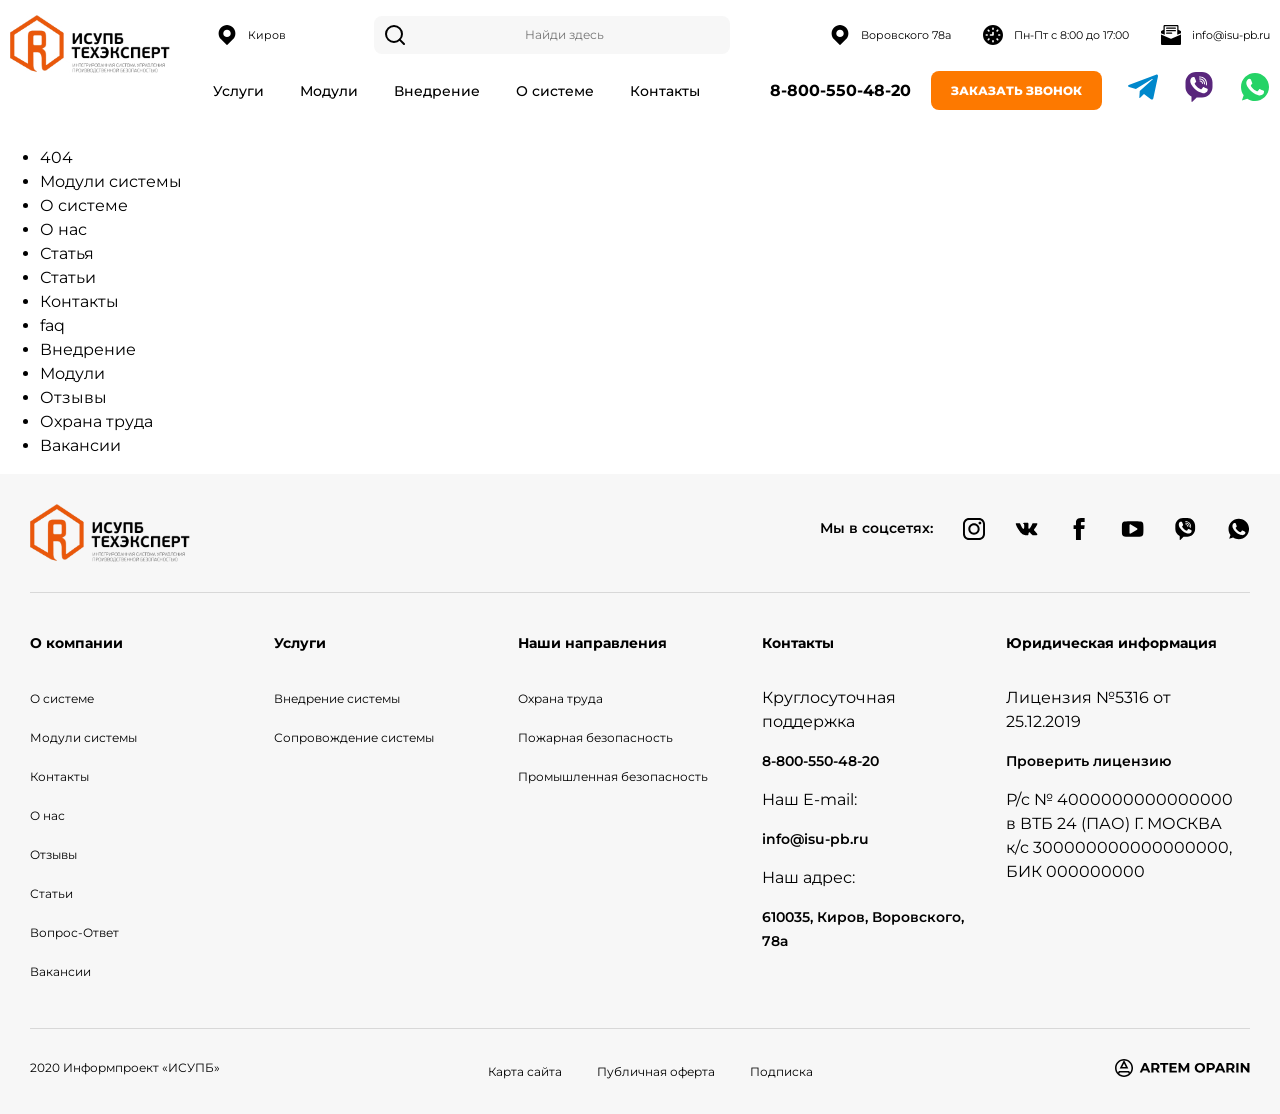
<file: sitemap.html>
<!doctype html>
<html lang="ru">

<head>
  <meta charset="UTF-8">
  <meta name="viewport" content="width=device-width,initial-scale=1">
  <meta http-equiv="X-UA-Compatible" content="ie=edge">
  <link rel="shortcut icon" href="img/favicon/favicon.ico">
  <link rel="icon" type="image/vnd.microsoft.icon" href="img/favicon/favicon.ico">
  <link rel="icon" type="image/x-icon" href="img/favicon/favicon.ico">
  <link rel="icon" href="img/favicon/favicon.ico">
  <title>ISUPB</title>
  <link href="vendors~main.css" rel="stylesheet">
  <link href="main.css" rel="stylesheet">
</head>

<body>
  <header class="header">
    <div class="header__burger"><span></span></div>
    <div class="header__burger-fixed"></div><a href="index.html" class="logo"><img src="img/logo-header.jpg" alt="logo" class="logo_img"></a>
    <section class="header-info">
      <div class="header-info__top"><a href="#" class="location js-region">
          <div class="location__item"><svg width="20" height="20" viewBox="0 0 20 20" fill="none" xmlns="http://www.w3.org/2000/svg">
              <path d="M15.9291 2.45591C14.3454 0.872191 12.2397 0 10.0001 0C7.76042 0 5.65478 0.872152 4.07099 2.45591C2.4873 4.03959 1.61511 6.14514 1.61511 8.3848C1.61511 10.6245 2.4873 12.7301 4.07099 14.3138L9.58578 19.8284C9.7002 19.9429 9.85016 20 10.0001 20C10.15 20 10.3 19.9428 10.4144 19.8284L15.929 14.3138C17.5127 12.7301 18.3849 10.6245 18.3849 8.38484C18.3849 6.1451 17.5127 4.03955 15.9291 2.45591ZM12.6334 11.018C11.93 11.7214 10.9949 12.1088 10.0001 12.1088C9.00539 12.1088 8.07023 11.7214 7.3669 11.0181C6.6635 10.3147 6.27615 9.37953 6.27615 8.3848C6.27615 7.39011 6.6635 6.45495 7.3669 5.75155C8.07023 5.04818 9.00539 4.66084 10.0001 4.66084C10.9949 4.66084 11.93 5.04818 12.6334 5.75155C13.3367 6.45487 13.7241 7.39003 13.7241 8.38476C13.7241 9.37949 13.3367 10.3147 12.6334 11.018Z" fill="black" />
            </svg>
            <div class="location__item-text">Киров</div>
          </div>
        </a>
        <form action="post" method="post" class="form-search"><input type="search" class="form-search__search" placeholder="Найди здесь"></form>
        <ul class="location">
          <li class="location__item"><svg width="20" height="20" viewBox="0 0 20 20" fill="none" xmlns="http://www.w3.org/2000/svg">
              <path d="M15.9291 2.45591C14.3454 0.872191 12.2397 0 10.0001 0C7.76042 0 5.65478 0.872152 4.07099 2.45591C2.4873 4.03959 1.61511 6.14514 1.61511 8.3848C1.61511 10.6245 2.4873 12.7301 4.07099 14.3138L9.58578 19.8284C9.7002 19.9429 9.85016 20 10.0001 20C10.15 20 10.3 19.9428 10.4144 19.8284L15.929 14.3138C17.5127 12.7301 18.3849 10.6245 18.3849 8.38484C18.3849 6.1451 17.5127 4.03955 15.9291 2.45591ZM12.6334 11.018C11.93 11.7214 10.9949 12.1088 10.0001 12.1088C9.00539 12.1088 8.07023 11.7214 7.3669 11.0181C6.6635 10.3147 6.27615 9.37953 6.27615 8.3848C6.27615 7.39011 6.6635 6.45495 7.3669 5.75155C8.07023 5.04818 9.00539 4.66084 10.0001 4.66084C10.9949 4.66084 11.93 5.04818 12.6334 5.75155C13.3367 6.45487 13.7241 7.39003 13.7241 8.38476C13.7241 9.37949 13.3367 10.3147 12.6334 11.018Z" fill="black" />
            </svg>
            <div class="location__item-text">Воровского 78а</div>
          </li>
          <li class="location__item"><svg width="20" height="20" viewBox="0 0 20 20" fill="none" xmlns="http://www.w3.org/2000/svg">
              <path d="M10 0C4.48582 0 0 4.48582 0 10C0 15.5142 4.48582 20 10 20C15.5142 20 20 15.5142 20 10C20 4.48582 15.5142 0 10 0ZM13.5358 5.28582L14.125 4.69664C14.45 4.37082 14.9775 4.37082 15.3033 4.69664C15.6283 5.02164 15.6283 5.54914 15.3033 5.87496L14.7141 6.46414C14.5508 6.62664 14.3383 6.70832 14.125 6.70832C13.9116 6.70832 13.6983 6.62664 13.5358 6.46414C13.21 6.13832 13.21 5.61082 13.5358 5.28582ZM4.69668 4.69668C5.0225 4.37086 5.55 4.37086 5.875 4.69668L6.46418 5.28586C6.79 5.61086 6.79 6.13836 6.46418 6.46418C6.30168 6.62668 6.08836 6.70836 5.875 6.70836C5.66168 6.70836 5.44918 6.62668 5.28582 6.46418L4.69668 5.875C4.37168 5.54918 4.37168 5.02168 4.69668 4.69668ZM3.33332 10.8333C2.87332 10.8333 2.5 10.4608 2.5 10C2.5 9.53918 2.87332 9.16668 3.33332 9.16668H4.16664C4.62664 9.16668 4.99996 9.53918 4.99996 10C4.99996 10.4608 4.62664 10.8333 4.16664 10.8333H3.33332ZM6.46418 14.7142L5.875 15.3033C5.7125 15.4666 5.49918 15.5475 5.28582 15.5475C5.0725 15.5475 4.86 15.4667 4.69664 15.3033C4.37164 14.9783 4.37164 14.4508 4.69664 14.125L5.28582 13.5358C5.61164 13.2108 6.13914 13.2108 6.46414 13.5358C6.79 13.8617 6.79 14.3892 6.46418 14.7142ZM10.8333 16.6667C10.8333 17.1275 10.46 17.5 10 17.5C9.54 17.5 9.16668 17.1275 9.16668 16.6667V15.8334C9.16668 15.3725 9.54 15 10 15C10.46 15 10.8333 15.3725 10.8333 15.8334V16.6667ZM10.8333 10C10.8333 10.4608 10.46 10.8333 10 10.8333H7.5C7.04 10.8333 6.66668 10.4608 6.66668 10C6.66668 9.53918 7.04 9.16668 7.5 9.16668H9.16668V7.5C9.16668 7.03918 9.54 6.66668 10 6.66668C10.46 6.66668 10.8333 7.03918 10.8333 7.5V10ZM10.8333 4.16668C10.8333 4.6275 10.46 5 10 5C9.54 5 9.16668 4.6275 9.16668 4.16668V3.33332C9.16668 2.8725 9.54 2.5 10 2.5C10.46 2.5 10.8333 2.8725 10.8333 3.33332V4.16668ZM15.3033 15.3033C15.14 15.4666 14.9275 15.5475 14.7141 15.5475C14.5008 15.5475 14.2875 15.4667 14.125 15.3033L13.5358 14.7141C13.21 14.3891 13.21 13.8616 13.5358 13.5358C13.8608 13.2108 14.3883 13.2108 14.7141 13.5358L15.3033 14.125C15.6283 14.4508 15.6283 14.9783 15.3033 15.3033ZM16.6667 10.8333H15.8334C15.3733 10.8333 15 10.4608 15 10C15 9.53918 15.3733 9.16668 15.8333 9.16668H16.6666C17.1266 9.16668 17.5 9.53918 17.5 10C17.5 10.4608 17.1267 10.8333 16.6667 10.8333Z" fill="black" />
            </svg>
            <div class="location__item-text">Пн-Пт с 8:00 до 17:00</div>
          </li>
          <li class="location__item"><svg width="20" height="20" viewBox="0 0 20 20" fill="none" xmlns="http://www.w3.org/2000/svg">
              <path d="M10.2437 13.7C10.1662 13.7337 10.0825 13.75 10 13.75C9.9175 13.75 9.83375 13.7337 9.75625 13.7L0 9.56873V18.75C0 19.44 0.56 20 1.25 20H18.75C19.44 20 20 19.44 20 18.75V9.56873L10.2437 13.7Z" fill="black" />
              <path d="M19.7125 6.0625L17.5 4.6625V1.25C17.5 0.5625 16.9375 0 16.25 0H3.75C3.0625 0 2.5 0.5625 2.5 1.25V4.6625L0.2875 6.0625C0.1125 6.175 0 6.375 0 6.5875V8.2125L3.75 9.8V1.25H16.25V9.8L20 8.2125V6.5875C20 6.375 19.8875 6.175 19.7125 6.0625Z" fill="black" />
              <path d="M14.375 2.5H5.625C5.28 2.5 5 2.78 5 3.125C5 3.47 5.28 3.75 5.625 3.75H14.375C14.72 3.75 15 3.47 15 3.125C15 2.78 14.72 2.5 14.375 2.5Z" fill="black" />
              <path d="M14.375 5H5.625C5.28 5 5 5.28 5 5.625C5 5.97 5.28 6.25 5.625 6.25H14.375C14.72 6.25 15 5.97 15 5.625C15 5.28 14.72 5 14.375 5Z" fill="black" />
              <path d="M10.625 7.5H5.625C5.28 7.5 5 7.78 5 8.125C5 8.47 5.28 8.75 5.625 8.75H10.625C10.97 8.75 11.25 8.47 11.25 8.125C11.25 7.78 10.97 7.5 10.625 7.5Z" fill="black" />
            </svg> <a href="mailto:info@isu-pb.ru" class="location__item-text">info@isu-pb.ru</a></li>
        </ul>
      </div>
      <div class="header-info__bottom">
        <nav class="menu">
          <ul id="menu-header">
            <li><a href="#">Услуги</a></li>
            <li><a href="aboutmodules.html">Модули</a></li>
            <li><a href="introduction.html">Внедрение</a></li>
            <li><a href="aboutsystem.html">О системе</a></li>
            <li><a href="contacts.html">Контакты</a></li>
          </ul>
          <ul class="location menu__location">
            <li class="location__item"><svg width="20" height="20" viewBox="0 0 20 20" fill="none" xmlns="http://www.w3.org/2000/svg">
                <path d="M15.9291 2.45591C14.3454 0.872191 12.2397 0 10.0001 0C7.76042 0 5.65478 0.872152 4.07099 2.45591C2.4873 4.03959 1.61511 6.14514 1.61511 8.3848C1.61511 10.6245 2.4873 12.7301 4.07099 14.3138L9.58578 19.8284C9.7002 19.9429 9.85016 20 10.0001 20C10.15 20 10.3 19.9428 10.4144 19.8284L15.929 14.3138C17.5127 12.7301 18.3849 10.6245 18.3849 8.38484C18.3849 6.1451 17.5127 4.03955 15.9291 2.45591ZM12.6334 11.018C11.93 11.7214 10.9949 12.1088 10.0001 12.1088C9.00539 12.1088 8.07023 11.7214 7.3669 11.0181C6.6635 10.3147 6.27615 9.37953 6.27615 8.3848C6.27615 7.39011 6.6635 6.45495 7.3669 5.75155C8.07023 5.04818 9.00539 4.66084 10.0001 4.66084C10.9949 4.66084 11.93 5.04818 12.6334 5.75155C13.3367 6.45487 13.7241 7.39003 13.7241 8.38476C13.7241 9.37949 13.3367 10.3147 12.6334 11.018Z" fill="black" />
              </svg>
              <h3 class="location__item-text">Воровского 78а</h3>
            </li>
            <li class="location__item"><svg width="20" height="20" viewBox="0 0 20 20" fill="none" xmlns="http://www.w3.org/2000/svg">
                <path d="M10 0C4.48582 0 0 4.48582 0 10C0 15.5142 4.48582 20 10 20C15.5142 20 20 15.5142 20 10C20 4.48582 15.5142 0 10 0ZM13.5358 5.28582L14.125 4.69664C14.45 4.37082 14.9775 4.37082 15.3033 4.69664C15.6283 5.02164 15.6283 5.54914 15.3033 5.87496L14.7141 6.46414C14.5508 6.62664 14.3383 6.70832 14.125 6.70832C13.9116 6.70832 13.6983 6.62664 13.5358 6.46414C13.21 6.13832 13.21 5.61082 13.5358 5.28582ZM4.69668 4.69668C5.0225 4.37086 5.55 4.37086 5.875 4.69668L6.46418 5.28586C6.79 5.61086 6.79 6.13836 6.46418 6.46418C6.30168 6.62668 6.08836 6.70836 5.875 6.70836C5.66168 6.70836 5.44918 6.62668 5.28582 6.46418L4.69668 5.875C4.37168 5.54918 4.37168 5.02168 4.69668 4.69668ZM3.33332 10.8333C2.87332 10.8333 2.5 10.4608 2.5 10C2.5 9.53918 2.87332 9.16668 3.33332 9.16668H4.16664C4.62664 9.16668 4.99996 9.53918 4.99996 10C4.99996 10.4608 4.62664 10.8333 4.16664 10.8333H3.33332ZM6.46418 14.7142L5.875 15.3033C5.7125 15.4666 5.49918 15.5475 5.28582 15.5475C5.0725 15.5475 4.86 15.4667 4.69664 15.3033C4.37164 14.9783 4.37164 14.4508 4.69664 14.125L5.28582 13.5358C5.61164 13.2108 6.13914 13.2108 6.46414 13.5358C6.79 13.8617 6.79 14.3892 6.46418 14.7142ZM10.8333 16.6667C10.8333 17.1275 10.46 17.5 10 17.5C9.54 17.5 9.16668 17.1275 9.16668 16.6667V15.8334C9.16668 15.3725 9.54 15 10 15C10.46 15 10.8333 15.3725 10.8333 15.8334V16.6667ZM10.8333 10C10.8333 10.4608 10.46 10.8333 10 10.8333H7.5C7.04 10.8333 6.66668 10.4608 6.66668 10C6.66668 9.53918 7.04 9.16668 7.5 9.16668H9.16668V7.5C9.16668 7.03918 9.54 6.66668 10 6.66668C10.46 6.66668 10.8333 7.03918 10.8333 7.5V10ZM10.8333 4.16668C10.8333 4.6275 10.46 5 10 5C9.54 5 9.16668 4.6275 9.16668 4.16668V3.33332C9.16668 2.8725 9.54 2.5 10 2.5C10.46 2.5 10.8333 2.8725 10.8333 3.33332V4.16668ZM15.3033 15.3033C15.14 15.4666 14.9275 15.5475 14.7141 15.5475C14.5008 15.5475 14.2875 15.4667 14.125 15.3033L13.5358 14.7141C13.21 14.3891 13.21 13.8616 13.5358 13.5358C13.8608 13.2108 14.3883 13.2108 14.7141 13.5358L15.3033 14.125C15.6283 14.4508 15.6283 14.9783 15.3033 15.3033ZM16.6667 10.8333H15.8334C15.3733 10.8333 15 10.4608 15 10C15 9.53918 15.3733 9.16668 15.8333 9.16668H16.6666C17.1266 9.16668 17.5 9.53918 17.5 10C17.5 10.4608 17.1267 10.8333 16.6667 10.8333Z" fill="black" />
              </svg>
              <h3 class="location__item-text">Пн-Пт с 8:00 до 17:00</h3>
            </li>
            <li class="location__item"><svg width="20" height="20" viewBox="0 0 20 20" fill="none" xmlns="http://www.w3.org/2000/svg">
                <path d="M10.2437 13.7C10.1662 13.7337 10.0825 13.75 10 13.75C9.9175 13.75 9.83375 13.7337 9.75625 13.7L0 9.56873V18.75C0 19.44 0.56 20 1.25 20H18.75C19.44 20 20 19.44 20 18.75V9.56873L10.2437 13.7Z" fill="black" />
                <path d="M19.7125 6.0625L17.5 4.6625V1.25C17.5 0.5625 16.9375 0 16.25 0H3.75C3.0625 0 2.5 0.5625 2.5 1.25V4.6625L0.2875 6.0625C0.1125 6.175 0 6.375 0 6.5875V8.2125L3.75 9.8V1.25H16.25V9.8L20 8.2125V6.5875C20 6.375 19.8875 6.175 19.7125 6.0625Z" fill="black" />
                <path d="M14.375 2.5H5.625C5.28 2.5 5 2.78 5 3.125C5 3.47 5.28 3.75 5.625 3.75H14.375C14.72 3.75 15 3.47 15 3.125C15 2.78 14.72 2.5 14.375 2.5Z" fill="black" />
                <path d="M14.375 5H5.625C5.28 5 5 5.28 5 5.625C5 5.97 5.28 6.25 5.625 6.25H14.375C14.72 6.25 15 5.97 15 5.625C15 5.28 14.72 5 14.375 5Z" fill="black" />
                <path d="M10.625 7.5H5.625C5.28 7.5 5 7.78 5 8.125C5 8.47 5.28 8.75 5.625 8.75H10.625C10.97 8.75 11.25 8.47 11.25 8.125C11.25 7.78 10.97 7.5 10.625 7.5Z" fill="black" />
              </svg> <a href="mailto:info@isu-pb.ru" class="location__item-text">info@isu-pb.ru</a></li>
          </ul>
        </nav>
        <nav class="nav-contacts"><a href="tel:8-800-550-48-20" class="nav-contacts__number">8-800-550-48-20 </a><button class="nav-contacts__call btn js-call">ЗАКАЗАТЬ ЗВОНОК</button>
          <div class="nav-contacts__social"><a href="#" class="nav-contacts__link">
              <div class="telegramm"><svg width="30" height="30" viewBox="0 0 30 30" fill="none" xmlns="http://www.w3.org/2000/svg">
                  <g clip-path="url(#clip0)">
                    <path d="M11.7712 18.9762L11.275 25.9562C11.985 25.9562 12.2925 25.6512 12.6612 25.285L15.99 22.1037L22.8875 27.155C24.1525 27.86 25.0437 27.4887 25.385 25.9912L29.9125 4.77625L29.9137 4.775C30.315 2.905 29.2375 2.17375 28.005 2.6325L1.39248 12.8212C-0.423772 13.5262 -0.396272 14.5387 1.08373 14.9975L7.88748 17.1137L23.6912 7.225C24.435 6.7325 25.1112 7.005 24.555 7.4975L11.7712 18.9762Z" fill="#0088CC" />
                  </g>
                  <defs>
                    <clipPath id="clip0">
                      <rect width="30" height="30" fill="white" />
                    </clipPath>
                  </defs>
                </svg></div>
            </a><a href="#" class="nav-contacts__link">
              <div class="viber"><svg width="30" height="30" viewBox="0 0 30 30" fill="none" xmlns="http://www.w3.org/2000/svg">
                  <g clip-path="url(#clip1)">
                    <path d="M18.0004 0H11.9996C6.20911 0 1.49829 4.71082 1.49829 10.5013V15.0019C1.49829 19.0672 3.84286 22.7565 7.49906 24.4918V29.5038C7.49906 29.9389 8.04345 30.1665 8.35271 29.8574L12.7068 25.5033H18.0004C23.7908 25.5033 28.5017 20.7925 28.5017 15.0019V10.5013C28.5017 4.71082 23.7908 0 18.0004 0Z" fill="#59267C" />
                    <path d="M12.2795 10.7718L12.7684 10.2829L12.7689 10.2823L12.2794 10.7718L12.2795 10.7718Z" fill="#E5E5E5" />
                    <path d="M17.7188 15.2327L17.2251 15.7264L17.2252 15.7265L17.7189 15.2328L17.7188 15.2327Z" fill="#E5E5E5" />
                    <path d="M16.0003 8.50098C15.7241 8.50098 15.5002 8.72486 15.5002 9.00102C15.5002 9.27717 15.7241 9.50105 16.0003 9.50105C17.1033 9.50105 18.0006 10.3984 18.0006 11.5013C18.0006 11.7738 18.2281 12.0014 18.5006 12.0014C18.7731 12.0014 19.0006 11.7738 19.0006 11.5013C19.0007 9.84687 17.6547 8.50098 16.0003 8.50098Z" fill="white" />
                    <path d="M16.0002 6.50078C15.8152 6.50078 15.6285 6.51103 15.4453 6.53125C15.1708 6.56154 14.9728 6.80863 15.0031 7.0832C15.0334 7.35777 15.281 7.55523 15.555 7.52541C15.702 7.50918 15.8517 7.50092 16.0002 7.50092C18.2061 7.50092 20.0007 9.29552 20.0007 11.5014C20.0007 11.6499 19.9924 11.7997 19.9762 11.9467C19.9463 12.2174 20.1475 12.4688 20.4184 12.4986C20.6892 12.5284 20.9404 12.3273 20.9704 12.0564C20.9906 11.8731 21.0008 11.6864 21.0008 11.5014C21.0008 8.7441 18.7576 6.50078 16.0002 6.50078Z" fill="white" />
                    <path d="M16.0008 4.5005C15.8221 4.5005 15.6411 4.5073 15.463 4.52084C15.1876 4.54169 14.9812 4.78193 15.0021 5.05726C15.0229 5.33265 15.2639 5.53902 15.5385 5.51816C15.6916 5.5065 15.8472 5.50064 16.0008 5.50064C19.3096 5.50064 22.0016 8.19256 22.0016 11.5014C22.0016 11.9696 21.9475 12.4356 21.841 12.8866C21.7799 13.145 21.939 13.4136 22.1953 13.4837C22.4649 13.5576 22.7501 13.3885 22.8143 13.1166C22.9386 12.5904 23.0017 12.047 23.0017 11.5014C23.0017 7.64107 19.8611 4.5005 16.0008 4.5005Z" fill="white" />
                    <path d="M23.4372 19.0718C23.0807 20.0759 21.6658 20.9086 20.5373 21.1518C19.7652 21.3158 18.7567 21.4466 15.3617 20.0427C11.0192 18.2483 8.2227 13.8469 8.00474 13.5614C7.79602 13.2758 6.25 11.2308 6.25 9.11579C6.25 7.00078 7.32686 5.97091 7.76092 5.52875C8.11741 5.16581 8.70663 5 9.27184 5C9.45471 5 9.6191 5.00921 9.76687 5.01658C10.2009 5.035 10.4189 5.0608 10.7052 5.74431C11.0617 6.60099 11.9298 8.716 12.0332 8.9334C12.1385 9.15079 12.2438 9.44557 12.0961 9.73113C11.9575 10.0259 11.8356 10.1567 11.6177 10.4073C11.3997 10.6578 11.1928 10.8494 10.9749 11.1184C10.7754 11.3524 10.55 11.6029 10.8012 12.0359C11.0524 12.4596 11.9206 13.8727 13.1988 15.0076C14.8482 16.4723 16.1855 16.9402 16.6639 17.1392C17.0204 17.2866 17.4452 17.2516 17.7057 16.9752C18.0363 16.6196 18.4445 16.0301 18.8601 15.4498C19.1556 15.0334 19.5288 14.9818 19.9203 15.1292C20.3193 15.2674 22.4305 16.3083 22.8646 16.5238C23.2987 16.7412 23.585 16.8444 23.6903 17.0268C23.7937 17.2092 23.7937 18.0659 23.4372 19.0718Z" fill="white" />
                  </g>
                  <defs>
                    <clipPath id="clip1">
                      <rect width="30" height="30" fill="white" />
                    </clipPath>
                  </defs>
                </svg></div>
            </a><a href="#" class="nav-contacts__link">
              <div class="whatsapp"><svg width="30" height="30" viewBox="0 0 30 30" fill="none" xmlns="http://www.w3.org/2000/svg">
                  <path d="M15.0035 1H14.9965C7.27725 1 1 7.279 1 15C1 18.0625 1.987 20.901 3.66525 23.2057L1.9205 28.4067L7.30175 26.6865C9.5155 28.153 12.1562 29 15.0035 29C22.7227 29 29 22.7192 29 15C29 7.28075 22.7227 1 15.0035 1Z" fill="#25D366" />
                  <path d="M23.7319 21.1819C23.37 22.2037 21.9338 23.0512 20.7882 23.2987C20.0044 23.4656 18.9807 23.5987 15.5344 22.17C11.1263 20.3437 8.28753 15.8644 8.06628 15.5737C7.85441 15.2831 6.28503 13.2019 6.28503 11.0494C6.28503 8.89687 7.37816 7.84875 7.81878 7.39875C8.18066 7.02938 8.77878 6.86063 9.35253 6.86063C9.53816 6.86063 9.70503 6.87 9.85503 6.8775C10.2957 6.89625 10.5169 6.9225 10.8075 7.61813C11.1694 8.49 12.0507 10.6425 12.1557 10.8637C12.2625 11.085 12.3694 11.385 12.2194 11.6756C12.0788 11.9756 11.955 12.1087 11.7338 12.3637C11.5125 12.6187 11.3025 12.8137 11.0813 13.0875C10.8788 13.3256 10.65 13.5806 10.905 14.0212C11.16 14.4525 12.0413 15.8906 13.3388 17.0456C15.0132 18.5362 16.3707 19.0125 16.8563 19.215C17.2182 19.365 17.6494 19.3294 17.9138 19.0481C18.2494 18.6862 18.6638 18.0862 19.0857 17.4956C19.3857 17.0719 19.7644 17.0194 20.1619 17.1694C20.5669 17.31 22.71 18.3694 23.1507 18.5887C23.5913 18.81 23.8819 18.915 23.9888 19.1006C24.0938 19.2862 24.0938 20.1581 23.7319 21.1819Z" fill="white" />
                </svg></div>
            </a></div>
        </nav>
      </div>
    </section>
  </header><!-- !header -->
  <main>
    <section class="sitemap">
      <ul>
        <li><a href="404.html" class="">404</a></li>
        <li><a href="aboutmodules.html">Модули системы</a></li>
        <li><a href="aboutsystem.html">О системе</a></li>
        <li><a href="aboutus.html">О нас</a></li>
        <li><a href="article.html">Статья</a></li>
        <li><a href="articles.html">Статьи</a></li>
        <li><a href="contacts.html">Контакты</a></li>
        <li><a href="faq.html">faq</a></li>
        <li><a href="introduction.html">Внедрение</a></li>
        <li><a href="modules.html">Модули</a></li>
        <li><a href="reviews.html">Отзывы</a></li>
        <li><a href="security.html">Охрана труда</a></li>
        <li><a href="vacancies.html">Вакансии</a></li>
      </ul>
    </section>
  </main>
  <footer class="footer">
    <section class="footer-header"><a href="index.html" class="logo"><img src="img/logo.png" alt="logo" class="logo_img"></a>
      <div class="footer-social">
        <h3 class="footer-social__title">Мы в соцсетях:</h3><a class="footer-social__item"><svg width="22" height="22" viewBox="0 0 22 22" fill="none" xmlns="http://www.w3.org/2000/svg">
            <path d="M15.9286 0H6.07104C2.72347 0 0 2.7236 0 6.07117V15.9287C0 19.2764 2.72347 21.9999 6.07104 21.9999H15.9286C19.2764 21.9999 21.9999 19.2763 21.9999 15.9287V6.07117C22 2.7236 19.2764 0 15.9286 0ZM20.0481 15.9287C20.0481 18.2001 18.2001 20.0479 15.9287 20.0479H6.07104C3.79977 20.0481 1.95193 18.2001 1.95193 15.9287V6.07117C1.95193 3.7999 3.79977 1.95193 6.07104 1.95193H15.9286C18.2 1.95193 20.0479 3.7999 20.0479 6.07117V15.9287H20.0481Z" fill="black" />
            <path d="M10.9999 5.33105C7.87404 5.33105 5.33105 7.87403 5.33105 10.9999C5.33105 14.1256 7.87404 16.6684 10.9999 16.6684C14.1257 16.6684 16.6687 14.1256 16.6687 10.9999C16.6687 7.87403 14.1257 5.33105 10.9999 5.33105ZM10.9999 14.7163C8.95046 14.7163 7.28299 13.0491 7.28299 10.9997C7.28299 8.9502 8.95033 7.28286 10.9999 7.28286C13.0494 7.28286 14.7167 8.9502 14.7167 10.9997C14.7167 13.0491 13.0493 14.7163 10.9999 14.7163Z" fill="black" />
            <path d="M16.9064 3.67676C16.5303 3.67676 16.1609 3.82901 15.8953 4.09577C15.6284 4.36124 15.475 4.7308 15.475 5.10818C15.475 5.48438 15.6285 5.85382 15.8953 6.12058C16.1608 6.38604 16.5303 6.5396 16.9064 6.5396C17.2838 6.5396 17.652 6.38604 17.9188 6.12058C18.1856 5.85382 18.3378 5.48425 18.3378 5.10818C18.3378 4.7308 18.1856 4.36124 17.9188 4.09577C17.6533 3.82901 17.2838 3.67676 16.9064 3.67676Z" fill="black" />
          </svg> </a><a class="footer-social__item"><svg width="23" height="22" viewBox="0 0 23 22" fill="none" xmlns="http://www.w3.org/2000/svg">
            <g clip-path="url(#clip3)">
              <path d="M22.4389 16.0595C22.4123 16.0021 22.3874 15.9544 22.3644 15.9163C21.9827 15.2288 21.2533 14.385 20.1766 13.3846L20.1538 13.3617L20.1424 13.3505L20.1309 13.339H20.1194C19.6307 12.8731 19.3212 12.5599 19.1917 12.3996C18.9546 12.0941 18.9014 11.7849 19.031 11.4716C19.1226 11.2349 19.4665 10.735 20.0619 9.97124C20.3752 9.56648 20.6232 9.24207 20.8064 8.99766C22.1276 7.24121 22.7004 6.11882 22.5247 5.63004L22.4564 5.51582C22.4106 5.44706 22.2922 5.38415 22.1015 5.32678C21.9104 5.26953 21.6661 5.26006 21.3682 5.29821L18.0694 5.321C18.016 5.30206 17.9396 5.30383 17.8402 5.32678C17.7409 5.34973 17.6913 5.36124 17.6913 5.36124L17.6339 5.38993L17.5883 5.42439C17.5501 5.44718 17.5081 5.48726 17.4622 5.54455C17.4166 5.60164 17.3784 5.66864 17.348 5.74499C16.9888 6.66899 16.5805 7.52807 16.1222 8.3222C15.8396 8.79574 15.5801 9.20612 15.3431 9.5536C15.1065 9.90096 14.9079 10.1569 14.7477 10.3209C14.5872 10.4851 14.4424 10.6167 14.3123 10.7161C14.1824 10.8155 14.0833 10.8575 14.0146 10.8421C13.9458 10.8268 13.881 10.8115 13.8197 10.7963C13.7129 10.7275 13.6269 10.634 13.5621 10.5156C13.4971 10.3973 13.4532 10.2483 13.4303 10.0689C13.4076 9.88928 13.3941 9.73482 13.3902 9.60495C13.3866 9.47524 13.3883 9.29178 13.396 9.05507C13.404 8.81824 13.4076 8.658 13.4076 8.57399C13.4076 8.28377 13.4132 7.96879 13.4246 7.62897C13.4361 7.28916 13.4455 7.01991 13.4533 6.82156C13.4611 6.62301 13.4647 6.41294 13.4647 6.19148C13.4647 5.97002 13.4512 5.79634 13.4246 5.67028C13.3982 5.54439 13.3578 5.42218 13.3046 5.30371C13.251 5.18536 13.1727 5.0938 13.0698 5.02881C12.9667 4.9639 12.8386 4.91238 12.6861 4.87411C12.2813 4.78251 11.7659 4.73297 11.1396 4.72526C9.7193 4.71002 8.8067 4.80173 8.40197 5.00028C8.24161 5.08417 8.0965 5.1988 7.96675 5.34379C7.82926 5.51185 7.81008 5.60357 7.90934 5.61865C8.36759 5.6873 8.69199 5.85151 8.88292 6.11112L8.95173 6.24869C9.00525 6.34795 9.05869 6.52367 9.11217 6.77562C9.16557 7.02758 9.20003 7.30629 9.2152 7.6116C9.25331 8.16914 9.25331 8.64641 9.2152 9.04344C9.17696 9.44062 9.14085 9.74982 9.10639 9.97129C9.07193 10.1927 9.02041 10.3722 8.95173 10.5096C8.88292 10.6471 8.83715 10.7311 8.8142 10.7616C8.79129 10.7921 8.77219 10.8113 8.75703 10.8188C8.65777 10.8568 8.55454 10.8762 8.4477 10.8762C8.3407 10.8762 8.21096 10.8227 8.05826 10.7157C7.90561 10.6088 7.74717 10.4619 7.58296 10.2748C7.41875 10.0876 7.23356 9.82605 7.0273 9.49009C6.82121 9.15413 6.60737 8.75706 6.38591 8.29889L6.20268 7.96662C6.08814 7.75286 5.93167 7.44161 5.73312 7.03315C5.53445 6.62453 5.35884 6.22927 5.20619 5.84745C5.14516 5.68709 5.05349 5.56501 4.93133 5.481L4.87399 5.44654C4.83588 5.41604 4.7747 5.38367 4.69077 5.34917C4.60672 5.3147 4.51901 5.28999 4.4273 5.27478L1.28877 5.29757C0.968054 5.29757 0.750444 5.37023 0.635862 5.51534L0.590005 5.58399C0.567096 5.62222 0.555542 5.68328 0.555542 5.76733C0.555542 5.85134 0.57845 5.95445 0.624307 6.07654C1.08248 7.15335 1.58072 8.19185 2.11905 9.1922C2.65738 10.1925 3.12517 10.9984 3.52216 11.6089C3.91922 12.2199 4.32395 12.7965 4.73634 13.3385C5.14874 13.8808 5.42171 14.2282 5.55527 14.3809C5.68899 14.5338 5.79402 14.6482 5.87037 14.7245L6.15679 14.9994C6.34005 15.1827 6.60918 15.4022 6.96428 15.658C7.31946 15.9139 7.71267 16.1659 8.14412 16.4142C8.57565 16.6622 9.07767 16.8646 9.65046 17.0211C10.2232 17.1778 10.7806 17.2406 11.3228 17.2103H12.6401C12.9073 17.1872 13.1097 17.1032 13.2472 16.9582L13.2928 16.9008C13.3235 16.8552 13.3521 16.7844 13.3786 16.6891C13.4054 16.5937 13.4187 16.4885 13.4187 16.3742C13.4109 16.0459 13.4359 15.75 13.493 15.4866C13.5501 15.2232 13.6152 15.0247 13.688 14.8909C13.7607 14.7573 13.8428 14.6446 13.9342 14.5532C14.0257 14.4616 14.091 14.4061 14.1292 14.387C14.1673 14.3678 14.1976 14.3548 14.2205 14.3469C14.4038 14.2859 14.6195 14.345 14.8679 14.5246C15.1161 14.7041 15.3489 14.9257 15.5667 15.189C15.7844 15.4526 16.0459 15.7483 16.3513 16.0766C16.6569 16.4051 16.9241 16.6492 17.1531 16.8098L17.3821 16.9472C17.535 17.0389 17.7335 17.123 17.978 17.1993C18.2219 17.2756 18.4357 17.2947 18.6192 17.2566L21.5515 17.2108C21.8415 17.2108 22.0672 17.1628 22.2272 17.0675C22.3876 16.9721 22.4829 16.8669 22.5137 16.7525C22.5443 16.638 22.546 16.5081 22.5195 16.3629C22.4923 16.218 22.4656 16.1167 22.4389 16.0595Z" fill="black" />
            </g>
            <defs>
              <clipPath id="clip3">
                <rect width="22" height="22" fill="white" transform="translate(0.555542)" />
              </clipPath>
            </defs>
          </svg> </a><a class="footer-social__item"><svg width="23" height="22" viewBox="0 0 23 22" fill="none" xmlns="http://www.w3.org/2000/svg">
            <path d="M7.97555 4.24553C7.97555 4.10839 7.9946 3.81222 8.03269 3.3589C8.07364 2.90464 8.24507 2.42942 8.55267 1.93039C8.85742 1.43327 9.35169 0.986624 10.0393 0.591403C10.724 0.198087 11.7135 0 13.0049 0H16.6428V3.96459H13.9791C13.7153 3.96459 13.4696 4.06363 13.2477 4.25886C13.0277 4.45409 12.9144 4.6398 12.9144 4.81217V7.27873H16.6418C16.6028 7.76157 16.5599 8.23107 16.5104 8.68439L16.3628 9.88243C16.3038 10.2872 16.2438 10.6624 16.1847 11.0081H12.8877V22H7.97555V11.0071H5.57947V7.27873H7.97555V4.24553Z" fill="black" />
          </svg> </a><a class="footer-social__item"><svg width="23" height="22" viewBox="0 0 23 22" fill="none" xmlns="http://www.w3.org/2000/svg">
            <g clip-path="url(#clip4)">
              <path d="M22.6542 9.15824C22.6462 8.71633 22.6112 8.15759 22.5501 7.48253C22.4885 6.80708 22.4005 6.20345 22.286 5.67158C22.1551 5.07418 21.8706 4.57078 21.4328 4.16155C20.995 3.75223 20.4855 3.51496 19.9042 3.44938C18.0871 3.24492 15.3413 3.14258 11.6666 3.14258C7.99182 3.14258 5.24592 3.24492 3.42895 3.44938C2.84776 3.51492 2.34023 3.75223 1.90658 4.16155C1.47275 4.57065 1.19037 5.07405 1.05939 5.67158C0.936752 6.20362 0.84456 6.80721 0.783199 7.48253C0.721924 8.15759 0.687094 8.71611 0.678967 9.15824C0.670668 9.60019 0.666626 10.214 0.666626 10.9998C0.666626 11.7855 0.670668 12.3994 0.67901 12.8413C0.687137 13.2835 0.721967 13.8419 0.783242 14.5169C0.844603 15.1923 0.932624 15.796 1.04722 16.3279C1.1782 16.9255 1.46256 17.4288 1.90043 17.8379C2.33838 18.2471 2.84798 18.4844 3.42899 18.55C5.24596 18.7546 7.99169 18.8569 11.6666 18.8569C15.3416 18.8569 18.0872 18.7546 19.9043 18.55C20.4855 18.4845 20.9928 18.2471 21.4267 17.8379C21.8605 17.4288 22.1427 16.9252 22.2737 16.3279C22.3964 15.796 22.4885 15.1923 22.5501 14.5169C22.6112 13.842 22.646 13.2832 22.6542 12.8413C22.6625 12.3994 22.6666 11.7855 22.6666 10.9998C22.6666 10.214 22.6625 9.60019 22.6542 9.15824ZM16.0126 11.6627L9.727 15.5912C9.61236 15.673 9.47308 15.7139 9.30947 15.7139C9.18679 15.7139 9.05994 15.681 8.929 15.6156C8.65896 15.4684 8.52399 15.2392 8.52399 14.9282V7.07132C8.52399 6.76047 8.65901 6.5312 8.929 6.38392C9.20734 6.23639 9.47326 6.24464 9.727 6.40847L16.0127 10.337C16.2581 10.4758 16.3808 10.697 16.3808 10.9998C16.3808 11.3025 16.2581 11.5237 16.0126 11.6627Z" fill="black" />
            </g>
            <defs>
              <clipPath id="clip4">
                <rect width="22" height="22" fill="white" transform="translate(0.666626)" />
              </clipPath>
            </defs>
          </svg> </a><a class="footer-social__item"><svg width="23" height="22" viewBox="0 0 23 22" fill="none" xmlns="http://www.w3.org/2000/svg">
            <g clip-path="url(#clip5)">
              <path d="M13.4225 0H9.02192C4.77553 0 1.32092 3.4546 1.32092 7.70099V11.0014C1.32092 13.9826 3.04028 16.6881 5.72148 17.9607V21.6361C5.72148 21.9552 6.12071 22.1221 6.3475 21.8954L9.54046 18.7024H13.4224C17.6688 18.7024 21.1234 15.2478 21.1234 11.0014V7.70099C21.1234 3.4546 17.6688 0 13.4225 0Z" fill="black" />
              <path class="socialwhite" d="M9.22709 7.899L9.58562 7.54043L9.58601 7.54004L9.22705 7.89896L9.22709 7.899Z" fill="#E5E5E5" />
              <path class="socialwhite" d="M13.2159 11.1702L12.8539 11.5322L12.8539 11.5323L13.216 11.1702L13.2159 11.1702Z" fill="#E5E5E5" />
              <path class="socialwhite" d="M11.9557 6.23438C11.7532 6.23438 11.589 6.39856 11.589 6.60107C11.589 6.80358 11.7532 6.96777 11.9557 6.96777C12.7645 6.96777 13.4226 7.62579 13.4226 8.43463C13.4226 8.63444 13.5894 8.80133 13.7892 8.80133C13.9891 8.80133 14.1559 8.63444 14.1559 8.43463C14.156 7.22137 13.169 6.23438 11.9557 6.23438Z" fill="white" />
              <path class="socialwhite" d="M11.9557 4.76758C11.82 4.76758 11.6831 4.7751 11.5487 4.78992C11.3474 4.81214 11.2022 4.99334 11.2244 5.19469C11.2466 5.39604 11.4282 5.54084 11.6292 5.51897C11.7369 5.50707 11.8468 5.50101 11.9557 5.50101C13.5733 5.50101 14.8894 6.81706 14.8894 8.4347C14.8894 8.54363 14.8833 8.65346 14.8714 8.76122C14.8495 8.95978 14.997 9.14412 15.1957 9.16599C15.3943 9.18786 15.5785 9.04035 15.6004 8.8417C15.6153 8.7073 15.6228 8.5704 15.6228 8.4347C15.6228 6.41268 13.9777 4.76758 11.9557 4.76758Z" fill="white" />
              <path class="socialwhite" d="M11.9562 3.30078C11.8252 3.30078 11.6925 3.30577 11.5618 3.31569C11.3599 3.33099 11.2085 3.50716 11.2238 3.70907C11.2391 3.91102 11.4159 4.06236 11.6172 4.04706C11.7295 4.03851 11.8436 4.03421 11.9562 4.03421C14.3827 4.03421 16.3568 6.00829 16.3568 8.43477C16.3568 8.77809 16.3172 9.11987 16.2391 9.45056C16.1943 9.64005 16.311 9.83702 16.4989 9.88849C16.6966 9.94263 16.9057 9.81867 16.9528 9.61925C17.044 9.23335 17.0902 8.83486 17.0902 8.43477C17.0902 5.60386 14.7872 3.30078 11.9562 3.30078Z" fill="white" />
              <path class="socialwhite" d="M17.4095 13.9863C17.1481 14.7226 16.1105 15.3333 15.2829 15.5116C14.7167 15.6319 13.9771 15.7278 11.4875 14.6983C8.30295 13.3824 6.25219 10.1547 6.09235 9.94532C5.93929 9.73591 4.80554 8.23624 4.80554 6.68524C4.80554 5.13423 5.59524 4.379 5.91355 4.05474C6.17498 3.78859 6.60707 3.66699 7.02156 3.66699C7.15566 3.66699 7.27621 3.67375 7.38458 3.67915C7.70289 3.69266 7.86273 3.71158 8.07268 4.21282C8.33411 4.84105 8.97074 6.39206 9.04659 6.55148C9.1238 6.71091 9.20101 6.92708 9.09265 7.13649C8.99106 7.35266 8.90166 7.44858 8.74182 7.63232C8.58199 7.81607 8.43028 7.95658 8.27044 8.15383C8.12415 8.32541 7.9589 8.50915 8.14312 8.82665C8.32733 9.13739 8.96396 10.1736 9.9013 11.0059C11.1109 12.08 12.0916 12.4231 12.4424 12.5691C12.7038 12.6771 13.0154 12.6515 13.2064 12.4488C13.4488 12.1881 13.7482 11.7557 14.053 11.3301C14.2697 11.0248 14.5433 10.987 14.8305 11.0951C15.123 11.1964 16.6713 11.9597 16.9896 12.1178C17.3079 12.2772 17.5179 12.3529 17.5951 12.4866C17.6709 12.6204 17.6709 13.2486 17.4095 13.9863Z" fill="#FAFAFA" />
            </g>
            <defs>
              <clipPath id="clip5">
                <rect width="22" height="22" fill="white" transform="translate(0.222168)" />
              </clipPath>
            </defs>
          </svg> </a><a class="footer-social__item"><svg width="23" height="22" viewBox="0 0 23 22" fill="none" xmlns="http://www.w3.org/2000/svg">
            <g clip-path="url(#clip6)">
              <path d="M11.7805 0.733398H11.7753C6.11455 0.733398 1.51123 5.338 1.51123 11.0001C1.51123 13.2459 2.23503 15.3275 3.46575 17.0176L2.18626 20.8317L6.13251 19.5702C7.75593 20.6456 9.69248 21.2667 11.7805 21.2667C17.4412 21.2667 22.0446 16.6608 22.0446 11.0001C22.0446 5.33928 17.4412 0.733398 11.7805 0.733398Z" fill="black" />
              <path class="socialwhite" d="M18.1812 15.5335C17.9158 16.2829 16.8626 16.9044 16.0225 17.0859C15.4477 17.2082 14.697 17.3059 12.1697 16.2581C8.93709 14.9189 6.85534 11.634 6.69309 11.4209C6.53772 11.2077 5.38684 9.6815 5.38684 8.103C5.38684 6.5245 6.18847 5.75587 6.51159 5.42587C6.77697 5.155 7.21559 5.03125 7.63634 5.03125C7.77247 5.03125 7.89484 5.03813 8.00484 5.04363C8.32797 5.05738 8.49022 5.07663 8.70334 5.58675C8.96872 6.22612 9.61497 7.80462 9.69197 7.96687C9.77034 8.12912 9.84872 8.34912 9.73872 8.56225C9.63559 8.78225 9.54484 8.87987 9.38259 9.06687C9.22034 9.25387 9.06634 9.39687 8.90409 9.59762C8.75559 9.77225 8.58784 9.95925 8.77484 10.2824C8.96184 10.5986 9.60809 11.6532 10.5596 12.5002C11.7875 13.5934 12.783 13.9426 13.1391 14.0911C13.4045 14.2011 13.7207 14.175 13.9146 13.9687C14.1607 13.7034 14.4646 13.2634 14.774 12.8302C14.994 12.5195 15.2717 12.481 15.5632 12.591C15.8602 12.6941 17.4318 13.471 17.755 13.6319C18.0781 13.7941 18.2912 13.8711 18.3696 14.0072C18.4466 14.1434 18.4466 14.7827 18.1812 15.5335Z" fill="#FAFAFA" />
            </g>
            <defs>
              <clipPath id="clip6">
                <rect width="22" height="22" fill="white" transform="translate(0.777832)" />
              </clipPath>
            </defs>
          </svg></a>
      </div>
    </section>
    <section class="footer-content">
      <nav class="footer-content__item">
        <h4 class="footer-content__title">О компании</h4>
        <ul class="footer-content__list" id="footer-menu1">
          <li><a href="aboutsystem.html">О системе</a></li>
          <li><a href="aboutmodules.html">Модули системы</a></li>
          <li><a href="contacts.html">Контакты</a></li>
          <li><a href="aboutus.html">О нас</a></li>
          <li><a href="reviews.html">Отзывы</a></li>
          <li><a href="articles.html">Статьи</a></li>
          <li><a href="faq.html">Вопрос-Ответ</a></li>
          <li><a href="vacancies.html">Вакансии</a></li>
        </ul>
      </nav>
      <nav class="footer-content__item">
        <h4 class="footer-content__title">Услуги</h4>
        <ul class="footer-content__list" id="footer-menu2">
          <li><a href="introduction.html">Внедрение системы</a></li>
          <li><a href="#">Сопровождение системы</a></li>
        </ul>
      </nav>
      <nav class="footer-content__item">
        <h4 class="footer-content__title">Наши направления</h4>
        <ul class="footer-content__list" id="footer-menu3">
          <li><a href="security.html">Охрана труда</a></li>
          <li><a href="#">Пожарная безопасность</a></li>
          <li><a href="#">Промышленная безопасность</a></li>
        </ul>
      </nav>
      <nav class="footer-content__item">
        <h4 class="footer-content__title">Контакты</h4>
        <ul class="footer-content__list" id="footer-menu4">
          <li>Круглосуточная поддержка</li>
          <li><a href="tel:88005504820"><span>8-800-550-48-20</span></a></li>
          <li>Наш E-mail:</li>
          <li><a href="email:info@isu-pb.ru"><span>info@isu-pb.ru</span></a></li>
          <li>Наш адрес:</li>
          <li><a href="#"><span>610035, Киров, Воровского, 78а</span></a></li>
        </ul>
      </nav>
      <nav class="footer-content__item">
        <h4 class="footer-content__title">Юридическая информация</h4>
        <ul class="footer-content__list" id="footer-menu5">
          <li>Лицензия №5316 от 25.12.2019</li>
          <li><a href="#"><span>Проверить лицензию</span></a></li>
          <li>Р/c № 4000000000000000 в ВТБ 24 (ПАО) Г. МОСКВА к/c 300000000000000000, БИК 000000000</li>
        </ul>
      </nav>
    </section>
    <section class="footer-footer">
      <div class="footer-footer__copy">2020 Информпроект «ИСУПБ»</div>
      <ul class="footer-footer__list">
        <li class="footer-footer__elemlist"><a href="#" class="footer-footer__link">Карта сайта</a></li>
        <li class="footer-footer__elemlist"><a href="#" class="footer-footer__link">Публичная оферта</a></li>
        <li class="footer-footer__elemlist"><a href="#" class="footer-footer__link">Подписка</a></li>
      </ul><a href="#" class="footer-footer__logo"><svg width="135" height="18" viewBox="0 0 135 18" fill="none" xmlns="http://www.w3.org/2000/svg">
          <path d="M32.2314 11.4757H27.8376L26.9994 13.5007H24.7551L28.9732 4.05067H31.1363L35.3679 13.5007H33.0696L32.2314 11.4757ZM31.5419 9.81517L30.0412 6.19717L28.5406 9.81517H31.5419Z" fill="black" />
          <path d="M42.3795 13.5007L40.5543 10.8682H40.4462H38.5399V13.5007H36.3498V4.05067H40.4462C41.2844 4.05067 42.0099 4.19017 42.6228 4.46917C43.2447 4.74817 43.7224 5.14417 44.0559 5.65717C44.3894 6.17017 44.5561 6.77767 44.5561 7.47967C44.5561 8.18167 44.3849 8.78917 44.0424 9.30217C43.7089 9.80617 43.2312 10.1932 42.6093 10.4632L44.7319 13.5007H42.3795ZM42.3389 7.47967C42.3389 6.94867 42.1677 6.54367 41.8252 6.26467C41.4827 5.97667 40.9825 5.83267 40.3245 5.83267H38.5399V9.12667H40.3245C40.9825 9.12667 41.4827 8.98267 41.8252 8.69467C42.1677 8.40667 42.3389 8.00167 42.3389 7.47967Z" fill="black" />
          <path d="M48.1197 5.83267H45.0913V4.05067H53.3382V5.83267H50.3098V13.5007H48.1197V5.83267Z" fill="black" />
          <path d="M61.8442 11.7457V13.5007H54.5166V4.05067H61.6684V5.80567H56.6932V7.85767H61.0871V9.55867H56.6932V11.7457H61.8442Z" fill="black" />
          <path d="M72.1987 13.5007L72.1852 7.83067L69.4002 12.5017H68.4133L65.6418 7.95217V13.5007H63.5868V4.05067H65.3984L68.9405 9.92317L72.4285 4.05067H74.2266L74.2537 13.5007H72.1987Z" fill="black" />
          <path d="M84.9108 13.6627C83.9284 13.6627 83.0406 13.4512 82.2475 13.0282C81.4634 12.6052 80.846 12.0247 80.3953 11.2867C79.9537 10.5397 79.7329 9.70267 79.7329 8.77567C79.7329 7.84867 79.9537 7.01617 80.3953 6.27817C80.846 5.53117 81.4634 4.94617 82.2475 4.52317C83.0406 4.10017 83.9284 3.88867 84.9108 3.88867C85.8933 3.88867 86.7765 4.10017 87.5607 4.52317C88.3448 4.94617 88.9622 5.53117 89.4128 6.27817C89.8635 7.01617 90.0888 7.84867 90.0888 8.77567C90.0888 9.70267 89.8635 10.5397 89.4128 11.2867C88.9622 12.0247 88.3448 12.6052 87.5607 13.0282C86.7765 13.4512 85.8933 13.6627 84.9108 13.6627ZM84.9108 11.7997C85.4697 11.7997 85.9744 11.6737 86.425 11.4217C86.8757 11.1607 87.2272 10.8007 87.4795 10.3417C87.7409 9.88267 87.8716 9.36067 87.8716 8.77567C87.8716 8.19067 87.7409 7.66867 87.4795 7.20967C87.2272 6.75067 86.8757 6.39517 86.425 6.14317C85.9744 5.88217 85.4697 5.75167 84.9108 5.75167C84.352 5.75167 83.8473 5.88217 83.3967 6.14317C82.946 6.39517 82.59 6.75067 82.3286 7.20967C82.0763 7.66867 81.9501 8.19067 81.9501 8.77567C81.9501 9.36067 82.0763 9.88267 82.3286 10.3417C82.59 10.8007 82.946 11.1607 83.3967 11.4217C83.8473 11.6737 84.352 11.7997 84.9108 11.7997Z" fill="black" />
          <path d="M95.8312 4.05067C96.6694 4.05067 97.395 4.19017 98.0079 4.46917C98.6297 4.74817 99.1074 5.14417 99.4409 5.65717C99.7744 6.17017 99.9411 6.77767 99.9411 7.47967C99.9411 8.17267 99.7744 8.78017 99.4409 9.30217C99.1074 9.81517 98.6297 10.2112 98.0079 10.4902C97.395 10.7602 96.6694 10.8952 95.8312 10.8952H93.925V13.5007H91.7348V4.05067H95.8312ZM95.7095 9.11317C96.3675 9.11317 96.8677 8.97367 97.2102 8.69467C97.5527 8.40667 97.7239 8.00167 97.7239 7.47967C97.7239 6.94867 97.5527 6.54367 97.2102 6.26467C96.8677 5.97667 96.3675 5.83267 95.7095 5.83267H93.925V9.11317H95.7095Z" fill="black" />
          <path d="M107.262 11.4757H102.868L102.03 13.5007H99.7857L104.004 4.05067H106.167L110.398 13.5007H108.1L107.262 11.4757ZM106.572 9.81517L105.072 6.19717L103.571 9.81517H106.572Z" fill="black" />
          <path d="M117.41 13.5007L115.585 10.8682H115.477H113.57V13.5007H111.38V4.05067H115.477C116.315 4.05067 117.04 4.19017 117.653 4.46917C118.275 4.74817 118.753 5.14417 119.086 5.65717C119.42 6.17017 119.587 6.77767 119.587 7.47967C119.587 8.18167 119.415 8.78917 119.073 9.30217C118.739 9.80617 118.262 10.1932 117.64 10.4632L119.762 13.5007H117.41ZM117.369 7.47967C117.369 6.94867 117.198 6.54367 116.856 6.26467C116.513 5.97667 116.013 5.83267 115.355 5.83267H113.57V9.12667H115.355C116.013 9.12667 116.513 8.98267 116.856 8.69467C117.198 8.40667 117.369 8.00167 117.369 7.47967Z" fill="black" />
          <path d="M121.322 4.05067H123.512V13.5007H121.322V4.05067Z" fill="black" />
          <path d="M134.437 4.05067V13.5007H132.639L127.921 7.76317V13.5007H125.758V4.05067H127.57L132.274 9.78817V4.05067H134.437Z" fill="black" />
          <path fill-rule="evenodd" clip-rule="evenodd" d="M9.01299 16.4483C13.1325 16.4483 16.472 13.1136 16.472 9C16.472 4.88643 13.1325 1.55172 9.01299 1.55172C4.89349 1.55172 1.55396 4.88643 1.55396 9C1.55396 13.1136 4.89349 16.4483 9.01299 16.4483ZM9.01299 18C13.9907 18 18.026 13.9706 18.026 9C18.026 4.02944 13.9907 0 9.01299 0C4.03525 0 0 4.02944 0 9C0 13.9706 4.03525 18 9.01299 18Z" fill="black" />
          <path fill-rule="evenodd" clip-rule="evenodd" d="M9.01291 0.931201L4.70643 9.54327H13.3194L9.01291 0.931201ZM9.01291 4.40469L7.21929 7.99155H10.8065L9.01291 4.40469Z" fill="black" />
          <path fill-rule="evenodd" clip-rule="evenodd" d="M3.87075 11.9483H14.1549L15.3021 14.2392L13.9122 14.9332L13.1945 13.5H4.83115L4.11353 14.9332L2.72362 14.2392L3.87075 11.9483Z" fill="black" />
        </svg></a>
    </section>
  </footer><!-- !footer -->
  <!-- MODAL -->
  <aside class="modal-call">
    <div class="modal-call__wrapper">
      <form action="post" class="modal-form"><input type="text" class="modal-form__input form-input" placeholder="Имя"> <input type="tel" class="form-input modal-form__input" placeholder="+7  (       )       -        -"> <textarea name="textarea" cols="30" rows="10" class="form-input modal-form__area" placeholder="Ваш вопрос"></textarea> <a href="#" class="btn modal-form__btn">заказать звонок</a>
        <div class="agreement modal-form__agreement">Отправляя данную форму, я соглашаюсь с политикой обработки персональных данных</div>
      </form>
      <div class="modal-call__exit"><svg width="20" height="21" viewBox="0 0 20 21" fill="none" xmlns="http://www.w3.org/2000/svg">
          <path d="M12.9336 6.00793L8.93359 10.0099L12.9336 14.0119L14.0683 12.8766L11.2031 10.0099L14.0683 7.14328L12.9336 6.00793Z" fill="black" />
          <path d="M7.13277 6.00793L11.1328 10.0099L7.13277 14.0119L5.99807 12.8766L8.86333 10.0099L5.99807 7.14328L7.13277 6.00793Z" fill="black" />
          <rect x="1" y="1.005" width="18" height="18.0099" rx="3" stroke="black" stroke-width="2" />
        </svg></div>
    </div>
  </aside>
  <aside class="modal-free">
    <div class="modal-free__wrapper">
      <form action="post" class="modal-form"><input type="text" class="modal-form__input form-input" placeholder="Имя"> <input type="tel" class="form-input modal-form__input" placeholder="+7  (       )       -        -"> <input type="email" class="modal-form__input form-input" placeholder="Email"> <input type="text" class="form-input modal-form__input" placeholder="Название компании"> <a href="#" class="btn modal-form__btn">отправить</a>
        <div class="agreement modal-form__agreement">Отправляя данную форму, я соглашаюсь с политикой обработки персональных данных</div>
      </form>
      <div class="modal-free__exit"><svg width="20" height="21" viewBox="0 0 20 21" fill="none" xmlns="http://www.w3.org/2000/svg">
          <path d="M12.9336 6.00793L8.93359 10.0099L12.9336 14.0119L14.0683 12.8766L11.2031 10.0099L14.0683 7.14328L12.9336 6.00793Z" fill="black" />
          <path d="M7.13277 6.00793L11.1328 10.0099L7.13277 14.0119L5.99807 12.8766L8.86333 10.0099L5.99807 7.14328L7.13277 6.00793Z" fill="black" />
          <rect x="1" y="1.005" width="18" height="18.0099" rx="3" stroke="black" stroke-width="2" />
        </svg></div>
    </div>
  </aside>
  <aside class="modal-region">
    <div class="modal-region__wrapper">
      <div class="modal-region__row">
        <p class="modal-region__city">Ваш город: <span class="js-select-city">Санкт-Петербург</span>?</p><a href="#" class="btn modal-region__btn js-region-close">да</a>
      </div>
      <div class="modal-region__row">
        <form action="post" method="post" class="form-search modal-region__form"><input type="search" class="form-search__search modal-region__search" placeholder="Найди здесь"></form><a href="#" class="btn modal-region__btn"><svg width="21" height="20" viewBox="0 0 21 20" fill="none" xmlns="http://www.w3.org/2000/svg">
            <circle cx="9.5" cy="9" r="8" stroke="white" stroke-width="2" stroke-linecap="round" stroke-linejoin="round" />
            <path d="M19.5 19L15.15 14.65" stroke="white" stroke-width="2" stroke-linecap="round" stroke-linejoin="round" />
          </svg></a>
      </div>
      <ul class="modal-region__list">
        <li><a href="#" class="modal-region__link">Москва</a></li>
        <li><a href="#" class="modal-region__link">Санкт-Петербург</a></li>
        <li><a href="#" class="modal-region__link">Дубай</a></li>
        <li><a href="#" class="modal-region__link">Токио</a></li>
        <li><a href="#" class="modal-region__link">Лондон</a></li>
        <li><a href="#" class="modal-region__link">Рим</a></li>
        <li><a href="#" class="modal-region__link">Москва</a></li>
        <li><a href="#" class="modal-region__link">Санкт-Петербург</a></li>
        <li><a href="#" class="modal-region__link">Дубай</a></li>
        <li><a href="#" class="modal-region__link">Токио</a></li>
        <li><a href="#" class="modal-region__link">Лондон</a></li>
        <li><a href="#" class="modal-region__link">Рим</a></li>
        <li><a href="#" class="modal-region__link">Москва</a></li>
        <li><a href="#" class="modal-region__link">Санкт-Петербург</a></li>
        <li><a href="#" class="modal-region__link">Дубай</a></li>
        <li><a href="#" class="modal-region__link">Токио</a></li>
        <li><a href="#" class="modal-region__link">Лондон</a></li>
        <li><a href="#" class="modal-region__link">Рим</a></li>
        <li><a href="#" class="modal-region__link">Москва</a></li>
        <li><a href="#" class="modal-region__link">Санкт-Петербург</a></li>
        <li><a href="#" class="modal-region__link">Дубай</a></li>
        <li><a href="#" class="modal-region__link">Токио</a></li>
        <li><a href="#" class="modal-region__link">Лондон</a></li>
        <li><a href="#" class="modal-region__link">Рим</a></li>
        <li><a href="#" class="modal-region__link">Москва</a></li>
        <li><a href="#" class="modal-region__link">Санкт-Петербург</a></li>
        <li><a href="#" class="modal-region__link">Дубай</a></li>
        <li><a href="#" class="modal-region__link">Токио</a></li>
        <li><a href="#" class="modal-region__link">Лондон</a></li>
        <li><a href="#" class="modal-region__link">Рим</a></li>
        <li><a href="#" class="modal-region__link">Москва</a></li>
        <li><a href="#" class="modal-region__link">Санкт-Петербург</a></li>
        <li><a href="#" class="modal-region__link">Дубай</a></li>
        <li><a href="#" class="modal-region__link">Токио</a></li>
        <li><a href="#" class="modal-region__link">Лондон</a></li>
        <li><a href="#" class="modal-region__link">Рим</a></li>
      </ul>
      <div class="modal-region__exit"><svg width="20" height="21" viewBox="0 0 20 21" fill="none" xmlns="http://www.w3.org/2000/svg">
          <path d="M12.9336 6.00793L8.93359 10.0099L12.9336 14.0119L14.0683 12.8766L11.2031 10.0099L14.0683 7.14328L12.9336 6.00793Z" fill="black" />
          <path d="M7.13277 6.00793L11.1328 10.0099L7.13277 14.0119L5.99807 12.8766L8.86333 10.0099L5.99807 7.14328L7.13277 6.00793Z" fill="black" />
          <rect x="1" y="1.005" width="18" height="18.0099" rx="3" stroke="black" stroke-width="2" />
        </svg></div>
    </div>
  </aside><!-- !MODAL -->
  <script src="vendors~main.js"></script>
  <script src="main.js"></script>
</body>

</html>
</file>
<file: vendors~main.css>
@font-face{font-family:swiper-icons;src:url("data:application/font-woff;charset=utf-8;base64, [base64]//wADZ2x5ZgAAAywAAADMAAAD2MHtryVoZWFkAAABbAAAADAAAAA2E2+eoWhoZWEAAAGcAAAAHwAAACQC9gDzaG10eAAAAigAAAAZAAAArgJkABFsb2NhAAAC0AAAAFoAAABaFQAUGG1heHAAAAG8AAAAHwAAACAAcABAbmFtZQAAA/gAAAE5AAACXvFdBwlwb3N0AAAFNAAAAGIAAACE5s74hXjaY2BkYGAAYpf5Hu/j+W2+MnAzMYDAzaX6QjD6/4//Bxj5GA8AuRwMYGkAPywL13jaY2BkYGA88P8Agx4j+/8fQDYfA1AEBWgDAIB2BOoAeNpjYGRgYNBh4GdgYgABEMnIABJzYNADCQAACWgAsQB42mNgYfzCOIGBlYGB0YcxjYGBwR1Kf2WQZGhhYGBiYGVmgAFGBiQQkOaawtDAoMBQxXjg/wEGPcYDDA4wNUA2CCgwsAAAO4EL6gAAeNpj2M0gyAACqxgGNWBkZ2D4/wMA+xkDdgAAAHjaY2BgYGaAYBkGRgYQiAHyGMF8FgYHIM3DwMHABGQrMOgyWDLEM1T9/w8UBfEMgLzE////P/5//f/V/xv+r4eaAAeMbAxwIUYmIMHEgKYAYjUcsDAwsLKxc3BycfPw8jEQA/[base64]/uznmfPFBNODM2K7MTQ45YEAZqGP81AmGGcF3iPqOop0r1SPTaTbVkfUe4HXj97wYE+yNwWYxwWu4v1ugWHgo3S1XdZEVqWM7ET0cfnLGxWfkgR42o2PvWrDMBSFj/IHLaF0zKjRgdiVMwScNRAoWUoH78Y2icB/yIY09An6AH2Bdu/UB+yxopYshQiEvnvu0dURgDt8QeC8PDw7Fpji3fEA4z/PEJ6YOB5hKh4dj3EvXhxPqH/SKUY3rJ7srZ4FZnh1PMAtPhwP6fl2PMJMPDgeQ4rY8YT6Gzao0eAEA409DuggmTnFnOcSCiEiLMgxCiTI6Cq5DZUd3Qmp10vO0LaLTd2cjN4fOumlc7lUYbSQcZFkutRG7g6JKZKy0RmdLY680CDnEJ+UMkpFFe1RN7nxdVpXrC4aTtnaurOnYercZg2YVmLN/d/gczfEimrE/fs/bOuq29Zmn8tloORaXgZgGa78yO9/cnXm2BpaGvq25Dv9S4E9+5SIc9PqupJKhYFSSl47+Qcr1mYNAAAAeNptw0cKwkAAAMDZJA8Q7OUJvkLsPfZ6zFVERPy8qHh2YER+3i/BP83vIBLLySsoKimrqKqpa2hp6+jq6RsYGhmbmJqZSy0sraxtbO3sHRydnEMU4uR6yx7JJXveP7WrDycAAAAAAAH//wACeNpjYGRgYOABYhkgZgJCZgZNBkYGLQZtIJsFLMYAAAw3ALgAeNolizEKgDAQBCchRbC2sFER0YD6qVQiBCv/H9ezGI6Z5XBAw8CBK/m5iQQVauVbXLnOrMZv2oLdKFa8Pjuru2hJzGabmOSLzNMzvutpB3N42mNgZGBg4GKQYzBhYMxJLMlj4GBgAYow/P/PAJJhLM6sSoWKfWCAAwDAjgbRAAB42mNgYGBkAIIbCZo5IPrmUn0hGA0AO8EFTQAA") format("woff");font-weight:400;font-style:normal}:root{--swiper-theme-color:#007aff}.swiper-container{margin-left:auto;margin-right:auto;position:relative;overflow:hidden;list-style:none;padding:0;z-index:1}.swiper-container-vertical>.swiper-wrapper{flex-direction:column}.swiper-wrapper{position:relative;width:100%;height:100%;z-index:1;display:flex;transition-property:transform;box-sizing:content-box}.swiper-container-android .swiper-slide,.swiper-wrapper{transform:translateZ(0)}.swiper-container-multirow>.swiper-wrapper{flex-wrap:wrap}.swiper-container-multirow-column>.swiper-wrapper{flex-wrap:wrap;flex-direction:column}.swiper-container-free-mode>.swiper-wrapper{transition-timing-function:ease-out;margin:0 auto}.swiper-slide{flex-shrink:0;width:100%;height:100%;position:relative;transition-property:transform}.swiper-slide-invisible-blank{visibility:hidden}.swiper-container-autoheight,.swiper-container-autoheight .swiper-slide{height:auto}.swiper-container-autoheight .swiper-wrapper{align-items:flex-start;transition-property:transform,height}.swiper-container-3d{perspective:1200px}.swiper-container-3d .swiper-cube-shadow,.swiper-container-3d .swiper-slide,.swiper-container-3d .swiper-slide-shadow-bottom,.swiper-container-3d .swiper-slide-shadow-left,.swiper-container-3d .swiper-slide-shadow-right,.swiper-container-3d .swiper-slide-shadow-top,.swiper-container-3d .swiper-wrapper{transform-style:preserve-3d}.swiper-container-3d .swiper-slide-shadow-bottom,.swiper-container-3d .swiper-slide-shadow-left,.swiper-container-3d .swiper-slide-shadow-right,.swiper-container-3d .swiper-slide-shadow-top{position:absolute;left:0;top:0;width:100%;height:100%;pointer-events:none;z-index:10}.swiper-container-3d .swiper-slide-shadow-left{background-image:linear-gradient(270deg,rgba(0,0,0,.5),transparent)}.swiper-container-3d .swiper-slide-shadow-right{background-image:linear-gradient(90deg,rgba(0,0,0,.5),transparent)}.swiper-container-3d .swiper-slide-shadow-top{background-image:linear-gradient(0deg,rgba(0,0,0,.5),transparent)}.swiper-container-3d .swiper-slide-shadow-bottom{background-image:linear-gradient(180deg,rgba(0,0,0,.5),transparent)}.swiper-container-css-mode>.swiper-wrapper{overflow:auto;scrollbar-width:none;-ms-overflow-style:none}.swiper-container-css-mode>.swiper-wrapper::-webkit-scrollbar{display:none}.swiper-container-css-mode>.swiper-wrapper>.swiper-slide{scroll-snap-align:start start}.swiper-container-horizontal.swiper-container-css-mode>.swiper-wrapper{scroll-snap-type:x mandatory}.swiper-container-vertical.swiper-container-css-mode>.swiper-wrapper{scroll-snap-type:y mandatory}:root{--swiper-navigation-size:44px}.swiper-button-next,.swiper-button-prev{position:absolute;top:50%;width:calc(var(--swiper-navigation-size)/44*27);height:var(--swiper-navigation-size);margin-top:calc(var(--swiper-navigation-size)*-1/2);z-index:10;cursor:pointer;display:flex;align-items:center;justify-content:center;color:var(--swiper-navigation-color,var(--swiper-theme-color))}.swiper-button-next.swiper-button-disabled,.swiper-button-prev.swiper-button-disabled{opacity:.35;cursor:auto;pointer-events:none}.swiper-button-next:after,.swiper-button-prev:after{font-family:swiper-icons;font-size:var(--swiper-navigation-size);text-transform:none!important;letter-spacing:0;text-transform:none;font-variant:normal;line-height:1}.swiper-button-prev,.swiper-container-rtl .swiper-button-next{left:10px;right:auto}.swiper-button-prev:after,.swiper-container-rtl .swiper-button-next:after{content:"prev"}.swiper-button-next,.swiper-container-rtl .swiper-button-prev{right:10px;left:auto}.swiper-button-next:after,.swiper-container-rtl .swiper-button-prev:after{content:"next"}.swiper-button-next.swiper-button-white,.swiper-button-prev.swiper-button-white{--swiper-navigation-color:#fff}.swiper-button-next.swiper-button-black,.swiper-button-prev.swiper-button-black{--swiper-navigation-color:#000}.swiper-button-lock{display:none}.swiper-pagination{position:absolute;text-align:center;transition:opacity .3s;transform:translateZ(0);z-index:10}.swiper-pagination.swiper-pagination-hidden{opacity:0}.swiper-container-horizontal>.swiper-pagination-bullets,.swiper-pagination-custom,.swiper-pagination-fraction{bottom:10px;left:0;width:100%}.swiper-pagination-bullets-dynamic{overflow:hidden;font-size:0}.swiper-pagination-bullets-dynamic .swiper-pagination-bullet{transform:scale(.33);position:relative}.swiper-pagination-bullets-dynamic .swiper-pagination-bullet-active,.swiper-pagination-bullets-dynamic .swiper-pagination-bullet-active-main{transform:scale(1)}.swiper-pagination-bullets-dynamic .swiper-pagination-bullet-active-prev{transform:scale(.66)}.swiper-pagination-bullets-dynamic .swiper-pagination-bullet-active-prev-prev{transform:scale(.33)}.swiper-pagination-bullets-dynamic .swiper-pagination-bullet-active-next{transform:scale(.66)}.swiper-pagination-bullets-dynamic .swiper-pagination-bullet-active-next-next{transform:scale(.33)}.swiper-pagination-bullet{width:8px;height:8px;display:inline-block;border-radius:100%;background:#000;opacity:.2}button.swiper-pagination-bullet{border:none;margin:0;padding:0;box-shadow:none;-webkit-appearance:none;-moz-appearance:none;appearance:none}.swiper-pagination-clickable .swiper-pagination-bullet{cursor:pointer}.swiper-pagination-bullet-active{opacity:1;background:var(--swiper-pagination-color,var(--swiper-theme-color))}.swiper-container-vertical>.swiper-pagination-bullets{right:10px;top:50%;transform:translate3d(0,-50%,0)}.swiper-container-vertical>.swiper-pagination-bullets .swiper-pagination-bullet{margin:6px 0;display:block}.swiper-container-vertical>.swiper-pagination-bullets.swiper-pagination-bullets-dynamic{top:50%;transform:translateY(-50%);width:8px}.swiper-container-vertical>.swiper-pagination-bullets.swiper-pagination-bullets-dynamic .swiper-pagination-bullet{display:inline-block;transition:transform .2s,top .2s}.swiper-container-horizontal>.swiper-pagination-bullets .swiper-pagination-bullet{margin:0 4px}.swiper-container-horizontal>.swiper-pagination-bullets.swiper-pagination-bullets-dynamic{left:50%;transform:translateX(-50%);white-space:nowrap}.swiper-container-horizontal>.swiper-pagination-bullets.swiper-pagination-bullets-dynamic .swiper-pagination-bullet{transition:transform .2s,left .2s}.swiper-container-horizontal.swiper-container-rtl>.swiper-pagination-bullets-dynamic .swiper-pagination-bullet{transition:transform .2s,right .2s}.swiper-pagination-progressbar{background:rgba(0,0,0,.25);position:absolute}.swiper-pagination-progressbar .swiper-pagination-progressbar-fill{background:var(--swiper-pagination-color,var(--swiper-theme-color));position:absolute;left:0;top:0;width:100%;height:100%;transform:scale(0);transform-origin:left top}.swiper-container-rtl .swiper-pagination-progressbar .swiper-pagination-progressbar-fill{transform-origin:right top}.swiper-container-horizontal>.swiper-pagination-progressbar,.swiper-container-vertical>.swiper-pagination-progressbar.swiper-pagination-progressbar-opposite{width:100%;height:4px;left:0;top:0}.swiper-container-horizontal>.swiper-pagination-progressbar.swiper-pagination-progressbar-opposite,.swiper-container-vertical>.swiper-pagination-progressbar{width:4px;height:100%;left:0;top:0}.swiper-pagination-white{--swiper-pagination-color:#fff}.swiper-pagination-black{--swiper-pagination-color:#000}.swiper-pagination-lock{display:none}.swiper-scrollbar{border-radius:10px;position:relative;-ms-touch-action:none;background:rgba(0,0,0,.1)}.swiper-container-horizontal>.swiper-scrollbar{position:absolute;left:1%;bottom:3px;z-index:50;height:5px;width:98%}.swiper-container-vertical>.swiper-scrollbar{position:absolute;right:3px;top:1%;z-index:50;width:5px;height:98%}.swiper-scrollbar-drag{height:100%;width:100%;position:relative;background:rgba(0,0,0,.5);border-radius:10px;left:0;top:0}.swiper-scrollbar-cursor-drag{cursor:move}.swiper-scrollbar-lock{display:none}.swiper-zoom-container{width:100%;height:100%;display:flex;justify-content:center;align-items:center;text-align:center}.swiper-zoom-container>canvas,.swiper-zoom-container>img,.swiper-zoom-container>svg{max-width:100%;max-height:100%;object-fit:contain}.swiper-slide-zoomed{cursor:move}.swiper-lazy-preloader{width:42px;height:42px;position:absolute;left:50%;top:50%;margin-left:-21px;margin-top:-21px;z-index:10;transform-origin:50%;animation:swiper-preloader-spin 1s linear infinite;box-sizing:border-box;border-radius:50%;border:4px solid var(--swiper-preloader-color,var(--swiper-theme-color));border-top:4px solid transparent}.swiper-lazy-preloader-white{--swiper-preloader-color:#fff}.swiper-lazy-preloader-black{--swiper-preloader-color:#000}@keyframes swiper-preloader-spin{to{transform:rotate(1turn)}}.swiper-container .swiper-notification{position:absolute;left:0;top:0;pointer-events:none;opacity:0;z-index:-1000}.swiper-container-fade.swiper-container-free-mode .swiper-slide{transition-timing-function:ease-out}.swiper-container-fade .swiper-slide{pointer-events:none;transition-property:opacity}.swiper-container-fade .swiper-slide .swiper-slide{pointer-events:none}.swiper-container-fade .swiper-slide-active,.swiper-container-fade .swiper-slide-active .swiper-slide-active{pointer-events:auto}.swiper-container-cube{overflow:visible}.swiper-container-cube .swiper-slide{pointer-events:none;-webkit-backface-visibility:hidden;backface-visibility:hidden;z-index:1;visibility:hidden;transform-origin:0 0;width:100%;height:100%}.swiper-container-cube .swiper-slide .swiper-slide{pointer-events:none}.swiper-container-cube.swiper-container-rtl .swiper-slide{transform-origin:100% 0}.swiper-container-cube .swiper-slide-active,.swiper-container-cube .swiper-slide-active .swiper-slide-active{pointer-events:auto}.swiper-container-cube .swiper-slide-active,.swiper-container-cube .swiper-slide-next,.swiper-container-cube .swiper-slide-next+.swiper-slide,.swiper-container-cube .swiper-slide-prev{pointer-events:auto;visibility:visible}.swiper-container-cube .swiper-slide-shadow-bottom,.swiper-container-cube .swiper-slide-shadow-left,.swiper-container-cube .swiper-slide-shadow-right,.swiper-container-cube .swiper-slide-shadow-top{z-index:0;-webkit-backface-visibility:hidden;backface-visibility:hidden}.swiper-container-cube .swiper-cube-shadow{position:absolute;left:0;bottom:0;width:100%;height:100%;background:#000;opacity:.6;-webkit-filter:blur(50px);filter:blur(50px);z-index:0}.swiper-container-flip{overflow:visible}.swiper-container-flip .swiper-slide{pointer-events:none;-webkit-backface-visibility:hidden;backface-visibility:hidden;z-index:1}.swiper-container-flip .swiper-slide .swiper-slide{pointer-events:none}.swiper-container-flip .swiper-slide-active,.swiper-container-flip .swiper-slide-active .swiper-slide-active{pointer-events:auto}.swiper-container-flip .swiper-slide-shadow-bottom,.swiper-container-flip .swiper-slide-shadow-left,.swiper-container-flip .swiper-slide-shadow-right,.swiper-container-flip .swiper-slide-shadow-top{z-index:0;-webkit-backface-visibility:hidden;backface-visibility:hidden}.fr-overlay,.fr-overlay [class^=fr-],.fr-spinner,.fr-spinner [class^=fr-],.fr-window,.fr-window [class^=fr-]{box-sizing:border-box}.fr-window{position:fixed;width:100%;height:100%;top:0;left:0;font:13px/20px Lucida Sans,Lucida Sans Unicode,Lucida Grande,Verdana,Arial,sans-serif;transform:translateZ(0)}.fr-overlay{z-index:99998}.fr-window{z-index:99999}.fr-spinner{z-index:100000}.fr-overlay{position:fixed;top:0;left:0;height:100%;width:100%}.fr-overlay-background{float:left;width:100%;height:100%;background:#000;opacity:.9;filter:alpha(opacity=90)}.fr-overlay-ui-fullclick .fr-overlay-background{background:#292929;opacity:1;filter:alpha(opacity=100)}.fr-overlay.fr-mobile-touch,.fr-window.fr-mobile-touch{position:absolute;overflow:visible}.fr-measured{margin:0!important;min-width:0!important;min-height:0!important}.fr-box{top:0;left:0}.fr-box,.fr-pages{position:absolute;width:100%;height:100%}.fr-pages{overflow:hidden;-webkit-user-select:none;-khtml-user-select:none;-moz-user-select:none;-ms-user-select:none;user-select:none}.fr-page{position:absolute;width:100%;height:100%}.fr-container{position:absolute;top:0;left:0;right:0;bottom:0;margin:0;padding:0;text-align:center}.fr-hovering-clickable .fr-container{cursor:pointer}.fr-ui-inside .fr-container,.fr-ui-inside.fr-no-sides .fr-container{padding:20px}.fr-ui-outside .fr-container{padding:20px 82px}.fr-ui-outside.fr-no-sides .fr-container{padding:20px 48px}@media (max-width:700px) and (orientation:portrait),all and (orientation:landscape) and (max-height:700px){.fr-ui-inside .fr-container,.fr-ui-inside.fr-no-sides .fr-container{padding:12px}.fr-ui-outside .fr-container{padding:12px 72px}.fr-ui-outside.fr-no-sides .fr-container{padding:12px 48px}}@media (max-width:500px) and (orientation:portrait),all and (orientation:landscape) and (max-height:500px){.fr-ui-inside .fr-container,.fr-ui-inside.fr-no-sides .fr-container{padding:0}.fr-ui-outside .fr-container{padding:0 72px}.fr-ui-outside.fr-no-sides .fr-container{padding:0 48px}}.fr-ui-fullclick .fr-container,.fr-ui-fullclick.fr-no-sides .fr-container{padding:0}.fr-ui-fullclick.fr-type-video .fr-container{padding:0 62px}.fr-ui-fullclick.fr-no-sides.fr-type-video .fr-container{padding:48px 0}.fr-overflow-y .fr-container{padding-top:0!important;padding-bottom:0!important}.fr-content,.fr-content-background{position:absolute;top:50%;left:50%;overflow:visible}.fr-content-element{float:left;width:100%;height:100%}.fr-content-background{background:#101010}.fr-info{color:#efefef;font-size:13px;line-height:20px;text-align:left;-webkit-text-size-adjust:none;text-size-adjust:none;-webkit-user-select:text;-khtml-user-select:text;-moz-user-select:text;-ms-user-select:text;user-select:text}.fr-info,.fr-info-background{position:absolute;top:0;left:0;width:100%}.fr-info-background{height:100%;background:#000;line-height:1%;filter:none;opacity:1}.fr-ui-inside .fr-info-background{filter:alpha(opacity=80);opacity:.8;zoom:1}.fr-ui-outside .fr-info-background{background:#0d0d0d}.fr-content .fr-info{top:auto;bottom:0}.fr-info-padder{display:block;overflow:hidden;padding:12px;position:relative;width:auto}.fr-caption{width:auto;display:inline}.fr-position{color:#b3b3b3;float:right;line-height:21px;opacity:.99;position:relative;text-align:right;margin-left:15px;white-space:nowrap}.fr-position-inside,.fr-position-outside{position:absolute;bottom:0;right:0;margin:12px;width:auto;padding:2px 8px;border-radius:10px;font-size:11px;line-height:20px;text-shadow:0 1px 0 rgba(0,0,0,.4);display:none;overflow:hidden;white-space:nowrap;-webkit-text-size-adjust:none;text-size-adjust:none;-webkit-user-select:text;-khtml-user-select:text;-moz-user-select:text;-ms-user-select:text;user-select:text}.fr-position-inside{border:0}.fr-position-background{position:absolute;top:0;left:0;width:100%;height:100%;background:#0d0d0d;filter:alpha(opacity=80);opacity:.8;zoom:1}.fr-position-text{color:#b3b3b3}.fr-position-inside .fr-position-text,.fr-position-outside .fr-position-text{float:left;position:relative;text-shadow:0 1px 1px rgba(0,0,0,.3);opacity:1}.fr-ui-outside .fr-position-outside{display:block}.fr-ui-outside .fr-info .fr-position{display:none}.fr-ui-inside.fr-no-caption .fr-position-inside{display:block}.fr-info a,.fr-info a:hover{color:#ccc;border:0;background:none;text-decoration:underline}.fr-info a:hover{color:#eee}.fr-ui-inside.fr-no-caption .fr-caption,.fr-ui-outside.fr-no-caption .fr-info{display:none}.fr-stroke{position:absolute;top:0;left:0;width:100%;height:1px}.fr-stroke-vertical{width:1px;height:100%}.fr-stroke-horizontal{padding:0 1px}.fr-stroke-right{left:auto;right:0}.fr-stroke-bottom{top:auto;bottom:0}.fr-stroke-color{float:left;width:100%;height:100%;background:hsla(0,0%,100%,.08)}.fr-info .fr-stroke-color{background:rgba(80,80,80,.3)}.fr-ui-fullclick .fr-stroke,.fr-ui-outside.fr-has-caption .fr-content .fr-stroke-bottom{display:none}.fr-ui-fullclick .fr-content-background{box-shadow:none}.fr-info .fr-stroke-top{display:none}.fr-side{position:absolute;top:50%;width:54px;height:72px;margin:-36px 9px 0;cursor:pointer;-webkit-user-select:none;-moz-user-select:none;user-select:none;zoom:1}.fr-side-previous{left:0}.fr-side-next{right:0;left:auto}.fr-side-disabled{cursor:default}.fr-side-hidden{display:none!important}.fr-side-button{float:left;width:100%;height:100%;margin:0;padding:0}.fr-side-button-background{position:absolute;top:0;left:0;width:100%;height:100%;background-color:#101010}.fr-side-button-icon{float:left;position:relative;height:100%;width:100%;zoom:1;background-position:50% 50%;background-repeat:no-repeat}@media (max-width:500px) and (orientation:portrait),all and (orientation:landscape) and (max-height:414px){.fr-side{width:54px;height:60px;margin:-30px 0 0}.fr-side-button{width:48px;height:60px;margin:0 3px}}.fr-close{position:absolute;width:48px;height:48px;top:0;right:0;cursor:pointer;-webkit-user-select:none;-moz-user-select:none;user-select:none}.fr-close-background,.fr-close-icon{position:absolute;top:12px;left:12px;height:26px;width:26px;background-position:50% 50%;background-repeat:no-repeat}.fr-close-background{background-color:#000}.fr-thumbnails{position:absolute;overflow:hidden}.fr-thumbnails-disabled .fr-thumbnails{display:none!important}.fr-thumbnails-horizontal .fr-thumbnails{width:100%;height:12%;min-height:74px;max-height:160px;bottom:0}.fr-thumbnails-vertical .fr-thumbnails{height:100%;width:10%;min-width:74px;max-width:160px;left:0}.fr-thumbnails,.fr-thumbnails *{-webkit-user-select:none;-khtml-user-select:none;-moz-user-select:none;-ms-user-select:none;user-select:none}.fr-thumbnails-wrapper{position:absolute;top:0;left:50%;height:100%}.fr-thumbnails-vertical .fr-thumbnails-wrapper{top:50%;left:0}.fr-thumbnails-slider{position:relative;width:100%;height:100%;float:left;zoom:1}.fr-thumbnails-slider-slide{position:absolute;top:0;left:0;height:100%}.fr-thumbnails-thumbs{float:left;height:100%;overflow:hidden;position:relative;top:0;left:0}.fr-thumbnails-slide{position:absolute;top:0;height:100%;width:100%}.fr-thumbnail-frame{position:absolute;zoom:1;overflow:hidden}.fr-thumbnail{position:absolute;width:30px;height:100%;left:50%;top:50%;zoom:1;cursor:pointer;margin:0 10px}.fr-ltIE9 .fr-thumbnail *{overflow:hidden;z-index:1;zoom:1}.fr-thumbnail-wrapper{position:relative;background:#161616;width:100%;height:100%;float:left;overflow:hidden;display:inline;z-index:0}.fr-thumbnail-overlay{cursor:pointer}.fr-thumbnail-active .fr-thumbnail-overlay{cursor:default}.fr-thumbnail-overlay,.fr-thumbnail-overlay-background,.fr-thumbnail-overlay-border{position:absolute;top:0;left:0;width:100%;height:100%;overflow:hidden;border:0 solid transparent}.fr-ltIE9 .fr-thumbnail-overlay-border{border-width:0!important}.fr-thumbnail .fr-thumbnail-image{position:absolute;filter:alpha(opacity=85);opacity:.85;max-width:none}.fr-thumbnail-active:hover .fr-thumbnail-image,.fr-thumbnail:hover .fr-thumbnail-image{filter:alpha(opacity=99);opacity:.99}.fr-thumbnail-active .fr-thumbnail-image,.fr-thumbnail-active:hover .fr-thumbnail-image{filter:alpha(opacity=35);opacity:.35}.fr-thumbnail-active{cursor:default}.fr-thumbnail-loading,.fr-thumbnail-loading-background,.fr-thumbnail-loading-icon{position:absolute;top:0;left:0;width:100%;height:100%}.fr-thumbnail-loading-background{background-color:#161616;background-position:50% 50%;background-repeat:no-repeat;opacity:.8;position:relative;float:left}.fr-thumbnail-loading-icon{display:none}.fr-thumbnail-error .fr-thumbnail-image{position:absolute;top:0;left:0;width:100%;height:100%;background-color:#202020}.fr-thumbnails-side{float:left;height:100%;width:28px;margin:0 5px;position:relative;overflow:hidden}.fr-thumbnails-side-previous{margin-left:12px}.fr-thumbnails-side-next{margin-right:12px}.fr-thumbnails-vertical .fr-thumbnails-side{height:28px;width:100%;margin:10px 0}.fr-thumbnails-vertical .fr-thumbnails-side-previous{margin-top:20px}.fr-thumbnails-vertical .fr-thumbnails-side-next{margin-bottom:20px}.fr-thumbnails-side-button{position:absolute;top:50%;left:50%;margin-top:-14px;margin-left:-14px;width:28px;height:28px;cursor:pointer}.fr-thumbnails-side-button-background{position:absolute;top:0;left:0;height:100%;width:100%;filter:alpha(opacity=80);opacity:.8;-moz-transition:background-color .2s ease-in;-webkit-transition:background-color .2s ease-in;transition:background-color .2s ease-in;background-color:#333;cursor:pointer;border-radius:4px}.fr-thumbnails-side-button:hover .fr-thumbnails-side-button-background{background-color:#3b3b3b}.fr-thumbnails-side-button-disabled *{cursor:default}.fr-thumbnails-side-button-disabled:hover .fr-thumbnails-side-button-background{background-color:#333}.fr-thumbnails-side-button-icon{position:absolute;top:0;left:0;width:100%;height:100%}.fr-thumbnails-vertical .fr-thumbnail-frame,.fr-thumbnails-vertical .fr-thumbnails-side,.fr-thumbnails-vertical .fr-thumbnails-thumbs{clear:both}.fr-window-ui-fullclick .fr-thumbnails{background:#090909}.fr-window-ui-fullclick.fr-thumbnails-enabled.fr-thumbnails-horizontal .fr-info .fr-stroke-bottom,.fr-window-ui-fullclick.fr-thumbnails-enabled.fr-thumbnails-vertical .fr-info .fr-stroke-left{display:block!important}.fr-thumbnails-horizontal .fr-thumbnails-thumbs{padding:12px 5px}.fr-thumbnails-vertical .fr-thumbnails-thumbs{padding:5px 12px}.fr-thumbnails-measured .fr-thumbnails-thumbs{padding:0!important}@media (min-height:700px){.fr-thumbnails-horizontal .fr-thumbnails-thumbs{padding:16px 8px}.fr-thumbnails-horizontal .fr-thumbnails-side{margin:0 8px}.fr-thumbnails-horizontal .fr-thumbnails-side-previous{margin-left:16px}.fr-thumbnails-horizontal .fr-thumbnails-side-next{margin-right:16px}}@media (min-height:980px){.fr-thumbnails-horizontal .fr-thumbnails-thumbs{padding:20px 10px}.fr-thumbnails-horizontal .fr-thumbnails-side{margin:0 10px}.fr-thumbnails-horizontal .fr-thumbnails-side-previous{margin-left:20px}.fr-thumbnails-horizontal .fr-thumbnails-side-next{margin-right:20px}}@media (min-width:1200px){.fr-thumbnails-vertical .fr-thumbnails-thumbs{padding:8px 16px}.fr-thumbnails-vertical .fr-thumbnails-side{margin:0 8px}.fr-thumbnails-vertical .fr-thumbnails-side-previous{margin-top:16px}.fr-thumbnails-vertical .fr-thumbnails-side-next{margin-bottom:16px}}@media (min-width:1800px){.fr-thumbnails-vertical .fr-thumbnails-thumbs{padding:10px 20px}.fr-thumbnails-vertical .fr-thumbnails-side{margin:10px 0}.fr-thumbnails-vertical .fr-thumbnails-side-previous{margin-top:20px}.fr-thumbnails-vertical .fr-thumbnails-side-next{margin-bottom:20px}}@media (max-width:500px) and (orientation:portrait),all and (orientation:landscape) and (max-height:500px){.fr-thumbnails-horizontal .fr-thumbnails{display:none!important}}@media (max-width:700px) and (orientation:portrait),all and (orientation:landscape) and (max-height:414px){.fr-thumbnails-vertical .fr-thumbnails{display:none!important}}@media (max-width:500px) and (orientation:portrait),all and (orientation:landscape) and (max-height:414px){.fr-page{min-width:100%;min-height:100%}}.fr-window-ui-fullclick .fr-close-outside,.fr-window-ui-fullclick .fr-content .fr-close,.fr-window-ui-fullclick .fr-content .fr-info,.fr-window-ui-fullclick .fr-content .fr-side-next,.fr-window-ui-fullclick .fr-content .fr-side-previous,.fr-window-ui-fullclick .fr-side-next-outside,.fr-window-ui-fullclick .fr-side-previous-outside,.fr-window-ui-inside .fr-close-fullclick,.fr-window-ui-inside .fr-close-outside,.fr-window-ui-inside .fr-page>.fr-info,.fr-window-ui-inside .fr-side-next-fullclick,.fr-window-ui-inside .fr-side-next-outside,.fr-window-ui-inside .fr-side-previous-fullclick,.fr-window-ui-inside .fr-side-previous-outside,.fr-window-ui-outside .fr-close-fullclick,.fr-window-ui-outside .fr-content .fr-close,.fr-window-ui-outside .fr-content .fr-info,.fr-window-ui-outside .fr-content .fr-side-next,.fr-window-ui-outside .fr-content .fr-side-previous,.fr-window-ui-outside .fr-side-next-fullclick,.fr-window-ui-outside .fr-side-previous-fullclick{display:none!important}.fr-toggle-ui{opacity:0;-webkit-transition:opacity .3s;transition:opacity .3s}.fr-visible-fullclick-ui .fr-box>.fr-toggle-ui,.fr-visible-inside-ui .fr-ui-inside .fr-toggle-ui{opacity:1}.fr-hidden-fullclick-ui .fr-box>.fr-toggle-ui,.fr-hidden-inside-ui .fr-ui-inside .fr-toggle-ui{-webkit-transition:opacity .3s;transition:opacity .3s}.fr-ltIE9.fr-hidden-fullclick-ui .fr-box>.fr-toggle-ui,.fr-ltIE9.fr-hidden-inside-ui .fr-ui-inside .fr-toggle-ui{display:none}.fr-spinner{position:fixed;width:52px;height:52px;background:#101010;background:rgba(16,16,16,.85);border-radius:5px}.fr-spinner div{position:absolute;top:0;left:0;height:64%;width:64%;margin-left:18%;margin-top:18%;opacity:1;-webkit-animation:fresco-12 1.2s ease-in-out infinite;animation:fresco-12 1.2s ease-in-out infinite}.fr-spinner div:after{content:"";position:absolute;top:0;left:50%;width:2px;height:8px;margin-left:-1px;background:#fff;box-shadow:0 0 1px transparent}.fr-spinner div.fr-spin-1{-ms-transform:rotate(30deg);-webkit-transform:rotate(30deg);transform:rotate(30deg);-webkit-animation-delay:-1.1s;animation-delay:-1.1s}.fr-spinner div.fr-spin-2{-ms-transform:rotate(60deg);-webkit-transform:rotate(60deg);transform:rotate(60deg);-webkit-animation-delay:-1s;animation-delay:-1s}.fr-spinner div.fr-spin-3{-ms-transform:rotate(90deg);-webkit-transform:rotate(90deg);transform:rotate(90deg);-webkit-animation-delay:-.9s;animation-delay:-.9s}.fr-spinner div.fr-spin-4{-ms-transform:rotate(120deg);-webkit-transform:rotate(120deg);transform:rotate(120deg);-webkit-animation-delay:-.8s;animation-delay:-.8s}.fr-spinner div.fr-spin-5{-ms-transform:rotate(150deg);-webkit-transform:rotate(150deg);transform:rotate(150deg);-webkit-animation-delay:-.7s;animation-delay:-.7s}.fr-spinner div.fr-spin-6{-ms-transform:rotate(180deg);-webkit-transform:rotate(180deg);transform:rotate(180deg);-webkit-animation-delay:-.6s;animation-delay:-.6s}.fr-spinner div.fr-spin-7{-ms-transform:rotate(210deg);-webkit-transform:rotate(210deg);transform:rotate(210deg);-webkit-animation-delay:-.5s;animation-delay:-.5s}.fr-spinner div.fr-spin-8{-ms-transform:rotate(240deg);-webkit-transform:rotate(240deg);transform:rotate(240deg);-webkit-animation-delay:-.4s;animation-delay:-.4s}.fr-spinner div.fr-spin-9{-ms-transform:rotate(270deg);-webkit-transform:rotate(270deg);transform:rotate(270deg);-webkit-animation-delay:-.3s;animation-delay:-.3s}.fr-spinner div.fr-spin-10{-ms-transform:rotate(300deg);-webkit-transform:rotate(300deg);transform:rotate(300deg);-webkit-animation-delay:-.2s;animation-delay:-.2s}.fr-spinner div.fr-spin-11{-ms-transform:rotate(330deg);-webkit-transform:rotate(330deg);transform:rotate(330deg);-webkit-animation-delay:-.1s;animation-delay:-.1s}.fr-spinner div.fr-spin-12{-ms-transform:rotate(1turn);-webkit-transform:rotate(1turn);transform:rotate(1turn);-webkit-animation-delay:0s;animation-delay:0s}@-webkit-keyframes fresco-12{0%{opacity:1}to{opacity:0}}@keyframes fresco-12{0%{opacity:1}to{opacity:0}}.fr-thumbnail-spinner{position:absolute;top:50%;left:50%;margin-top:-20px;margin-left:-20px;width:40px;height:40px}.fr-thumbnail-spinner-spin{position:relative;float:left;margin:8px 0 0 8px;text-indent:-9999em;border:2px solid hsla(0,0%,100%,.2);border-left-color:#fff;-webkit-animation:fr-thumbnail-spin 1.1s linear infinite;animation:fr-thumbnail-spin 1.1s linear infinite}.fr-thumbnail-spinner-spin,.fr-thumbnail-spinner-spin:after{border-radius:50%;width:24px;height:24px}@-webkit-keyframes fr-thumbnail-spin{0%{-webkit-transform:rotate(0deg);transform:rotate(0deg)}to{-webkit-transform:rotate(1turn);transform:rotate(1turn)}}@keyframes fr-thumbnail-spin{0%{-webkit-transform:rotate(0deg);transform:rotate(0deg)}to{-webkit-transform:rotate(1turn);transform:rotate(1turn)}}.fr-error{float:left;position:relative;background-color:#ca3434;width:160px;height:160px}.fr-error-icon{position:absolute;width:42px;height:42px;top:50%;left:50%;margin-left:-21px;margin-top:-21px}.fr-window-skin-fresco .fr-close-icon,.fr-window-skin-fresco .fr-error-icon,.fr-window-skin-fresco .fr-side-button-icon,.fr-window-skin-fresco .fr-thumbnails-side-button-icon{background-image:url(img/sprite.svg)}.fr-window-skin-fresco .fr-error-icon,.fr-window-skin-fresco.fr-no-svg .fr-close-icon,.fr-window-skin-fresco.fr-no-svg .fr-side-button-icon,.fr-window-skin-fresco.fr-no-svg .fr-thumbnails-side-button-icon{background-image:url(img/sprite.png)}.fr-window-skin-fresco .fr-error-icon{background-position:-160px -126px}.fr-window-skin-fresco .fr-content-background{background:#101010;box-shadow:0 0 5px rgba(0,0,0,.4)}.fr-window-skin-fresco.fr-window-ui-fullclick .fr-content-background{box-shadow:none}.fr-window-skin-fresco .fr-side-button-background{background-color:transparent}.fr-window-skin-fresco .fr-side-previous .fr-side-button-icon{background-position:-13px -14px}.fr-window-skin-fresco .fr-side-next .fr-side-button-icon{background-position:-93px -14px}.fr-window-skin-fresco .fr-side-previous:hover .fr-side-button-icon{background-position:-13px -114px}.fr-window-skin-fresco .fr-side-next:hover .fr-side-button-icon{background-position:-93px -114px}.fr-window-skin-fresco.fr-no-svg .fr-hovering-previous .fr-side-previous .fr-side-button-icon,.fr-window-skin-fresco.fr-no-svg.fr-mobile-touch .fr-side-previous .fr-side-button-icon{background-position:-13px -114px}.fr-window-skin-fresco.fr-no-svg .fr-hovering-next .fr-side-next .fr-side-button-icon,.fr-window-skin-fresco.fr-no-svg.fr-mobile-touch .fr-side-next .fr-side-button-icon{background-position:-93px -114px}.fr-window-skin-fresco.fr-no-svg .fr-hovering-previous .fr-side-previous.fr-side-disabled .fr-side-button-icon,.fr-window-skin-fresco.fr-no-svg .fr-side-previous.fr-side-disabled .fr-side-button-icon,.fr-window-skin-fresco.fr-no-svg .fr-side-previous.fr-side-disabled:hover .fr-side-button-icon{background-position:-13px -214px}.fr-window-skin-fresco.fr-no-svg .fr-hovering-next .fr-side-next.fr-side-disabled .fr-side-button-icon,.fr-window-skin-fresco.fr-no-svg .fr-side-next.fr-side-disabled .fr-side-button-icon,.fr-window-skin-fresco.fr-no-svg .fr-side-next.fr-side-disabled:hover .fr-side-button-icon{background-position:-93px -214px}.fr-window-skin-fresco.fr-svg .fr-side-previous .fr-side-button-icon{background-position:-13px -114px}.fr-window-skin-fresco.fr-svg .fr-side-next .fr-side-button-icon{background-position:-93px -114px}.fr-window-skin-fresco.fr-svg .fr-side-button-icon{opacity:.5}.fr-window-skin-fresco.fr-svg .fr-hovering-next .fr-side-next .fr-side-button-icon,.fr-window-skin-fresco.fr-svg .fr-hovering-previous .fr-side-previous .fr-side-button-icon,.fr-window-skin-fresco.fr-svg .fr-side:hover .fr-side-button-icon{opacity:1}.fr-window-skin-fresco.fr-svg.fr-mobile-touch .fr-side .fr-side-button-icon{opacity:.8}.fr-window-skin-fresco.fr-svg .fr-hovering-next .fr-side-disabled .fr-side-button-icon,.fr-window-skin-fresco.fr-svg .fr-hovering-previous .fr-side-disabled .fr-side-button-icon,.fr-window-skin-fresco.fr-svg.fr-mobile-touch .fr-side-disabled .fr-side-button-icon,.fr-window-skin-fresco.fr-svg .fr-side-disabled .fr-side-button-icon,.fr-window-skin-fresco.fr-svg .fr-side-disabled:hover .fr-side-button-icon{opacity:.2}.fr-window-skin-fresco.fr-window-ui-fullclick.fr-showing-type-image .fr-side-disabled .fr-side-button-icon,.fr-window-skin-fresco.fr-window-ui-inside .fr-type-image .fr-side-disabled .fr-side-button-icon{background-image:none}@media (max-width:500px) and (orientation:portrait),all and (orientation:landscape) and (max-height:414px){.fr-window-skin-fresco .fr-side-previous .fr-side-button-icon{background-position:0 -300px}.fr-window-skin-fresco .fr-side-next .fr-side-button-icon{background-position:-48px -300px}.fr-window-skin-fresco .fr-side-previous:hover .fr-side-button-icon{background-position:0 -360px}.fr-window-skin-fresco .fr-side-next:hover .fr-side-button-icon{background-position:-48px -360px}.fr-window-skin-fresco.fr-no-svg .fr-hovering-previous .fr-side-previous .fr-side-button-icon,.fr-window-skin-fresco.fr-no-svg.fr-mobile-touch .fr-side-previous .fr-side-button-icon{background-position:0 -360px}.fr-window-skin-fresco.fr-no-svg .fr-hovering-next .fr-side-next .fr-side-button-icon,.fr-window-skin-fresco.fr-no-svg.fr-mobile-touch .fr-side-next .fr-side-button-icon{background-position:-48px -360px}.fr-window-skin-fresco.fr-svg .fr-side-previous .fr-side-button-icon{background-position:0 -360px}.fr-window-skin-fresco.fr-svg .fr-side-next .fr-side-button-icon{background-position:-48px -360px}.fr-window-skin-fresco.fr-no-svg .fr-hovering-previous .fr-side-previous.fr-side-disabled .fr-side-button-icon,.fr-window-skin-fresco.fr-no-svg .fr-side-previous.fr-side-disabled .fr-side-button-icon,.fr-window-skin-fresco.fr-no-svg .fr-side-previous.fr-side-disabled:hover .fr-side-button-icon{background-position:0 -420px}.fr-window-skin-fresco.fr-no-svg .fr-hovering-next .fr-side-next.fr-side-disabled .fr-side-button-icon,.fr-window-skin-fresco.fr-no-svg .fr-side-next.fr-side-disabled .fr-side-button-icon,.fr-window-skin-fresco.fr-no-svg .fr-side-next.fr-side-disabled:hover .fr-side-button-icon{background-position:-48px -420px}}.fr-window-skin-fresco.fr-window-ui-outside .fr-close-background{background-color:#363636}.fr-window-skin-fresco.fr-window-ui-outside .fr-close:hover .fr-close-background{background-color:#434343}.fr-window-skin-fresco.fr-window-ui-fullclick .fr-close-background,.fr-window-skin-fresco.fr-window-ui-inside .fr-close-background{background-color:#131313;filter:alpha(opacity=80);opacity:.8}.fr-window-skin-fresco.fr-window-ui-fullclick .fr-close:hover .fr-close-background,.fr-window-skin-fresco.fr-window-ui-inside .fr-close:hover .fr-close-background{background-color:#191919}.fr-window-skin-fresco .fr-close .fr-close-icon{background-position:-168px -8px}.fr-window-skin-fresco .fr-close:hover .fr-close-icon{background-position:-210px -8px}.fr-window-skin-fresco.fr-svg .fr-close .fr-close-icon{background-position:-210px -8px;opacity:.8}.fr-window-skin-fresco .fr-close:hover .fr-close-icon,.fr-window-skin-fresco.fr-mobile-touch .fr-close:hover .fr-close-icon,.fr-window-skin-fresco.fr-svg.fr-mobile-touch .fr-close .fr-close-icon{opacity:1}.fr-window-skin-fresco .fr-thumbnail-wrapper{border:0 solid transparent;box-shadow:0 0 3px rgba(0,0,0,.3)}.fr-window-skin-fresco .fr-thumbnail-active .fr-thumbnail-wrapper{box-shadow:0 0 1px rgba(0,0,0,.1)}.fr-window-skin-fresco .fr-thumbnail-wrapper{box-shadow:0 -1px 4px rgba(0,0,0,.3)}.fr-window-skin-fresco .fr-thumbnail-overlay-border{border-width:1px;border-color:hsla(0,0%,100%,.08)}.fr-window-skin-fresco .fr-thumbnail-active .fr-thumbnail-overlay-border,.fr-window-skin-fresco .fr-thumbnail-active:hover .fr-thumbnail-overlay-border{border:0}.fr-window-skin-fresco .fr-thumbnails-side-previous .fr-thumbnails-side-button-icon{background-position:-167px -49px}.fr-window-skin-fresco .fr-thumbnails-side-previous:hover .fr-thumbnails-side-button-icon{background-position:-209px -49px}.fr-window-skin-fresco .fr-thumbnails-side-next .fr-thumbnails-side-button-icon{background-position:-167px -91px}.fr-window-skin-fresco .fr-thumbnails-side-next:hover .fr-thumbnails-side-button-icon{background-position:-209px -91px}.fr-window-skin-fresco.fr-thumbnails-vertical .fr-thumbnails-side-previous .fr-thumbnails-side-button-icon{background-position:-293px -49px}.fr-window-skin-fresco.fr-thumbnails-vertical .fr-thumbnails-side-previous:hover .fr-thumbnails-side-button-icon{background-position:-335px -49px}.fr-window-skin-fresco.fr-thumbnails-vertical .fr-thumbnails-side-next .fr-thumbnails-side-button-icon{background-position:-293px -91px}.fr-window-skin-fresco.fr-thumbnails-vertical .fr-thumbnails-side-next:hover .fr-thumbnails-side-button-icon{background-position:-335px -91px}.fr-window-skin-fresco.fr-svg .fr-thumbnails-side .fr-thumbnails-side-button-icon{-moz-transition:opacity .2s ease-in;-webkit-transition:opacity .2s ease-in;transition:opacity .2s ease-in;opacity:.8}.fr-window-skin-fresco.fr-svg .fr-thumbnails-side-previous .fr-thumbnails-side-button-disabled,.fr-window-skin-fresco.fr-svg .fr-thumbnails-side-previous .fr-thumbnails-side-button-icon{background-position:-167px -49px}.fr-window-skin-fresco.fr-svg .fr-thumbnails-side-next .fr-thumbnails-side-button-disabled,.fr-window-skin-fresco.fr-svg .fr-thumbnails-side-next .fr-thumbnails-side-button-icon{background-position:-209px -91px}.fr-window-skin-fresco.fr-svg .fr-thumbnails-side:hover .fr-thumbnails-side-button-icon{opacity:1}.fr-window-skin-fresco.fr-svg.fr-thumbnails-vertical .fr-thumbnails-side-previous .fr-thumbnails-side-button-disabled,.fr-window-skin-fresco.fr-svg.fr-thumbnails-vertical .fr-thumbnails-side-previous .fr-thumbnails-side-button-icon{background-position:-293px -49px}.fr-window-skin-fresco.fr-svg.fr-thumbnails-vertical .fr-thumbnails-side-next .fr-thumbnails-side-button-disabled,.fr-window-skin-fresco.fr-svg.fr-thumbnails-vertical .fr-thumbnails-side-next .fr-thumbnails-side-button-icon{background-position:-335px -91px}.fr-window-skin-fresco.fr-svg .fr-thumbnails-side .fr-thumbnails-side-button-disabled,.fr-window-skin-fresco.fr-svg .fr-thumbnails-side:hover .fr-thumbnails-side-button-disabled{opacity:.5}.fr-window-skin-fresco.fr-no-svg .fr-thumbnails-side-previous .fr-thumbnails-side-button-disabled .fr-thumbnails-side-button-icon,.fr-window-skin-fresco.fr-no-svg .fr-thumbnails-side-previous:hover .fr-thumbnails-side-button-disabled .fr-thumbnails-side-button-icon{background-position:-251px -49px}.fr-window-skin-fresco.fr-no-svg .fr-thumbnails-side-next .fr-thumbnails-side-button-disabled .fr-thumbnails-side-button-icon,.fr-window-skin-fresco.fr-no-svg .fr-thumbnails-side-next:hover .fr-thumbnails-side-button-disabled .fr-thumbnails-side-button-icon{background-position:-251px -91px}.fr-window-skin-fresco.fr-no-svg .fr-thumbnails-side .fr-thumbnails-side-button-disabled .fr-thumbnails-side-button-background,.fr-window-skin-fresco.fr-no-svg .fr-thumbnails-side:hover .fr-thumbnails-side-button-disabled .fr-thumbnails-side-button-background{filter:alpha(opacity=50)}.fr-window-skin-fresco.fr-no-svg.fr-thumbnails-vertical .fr-thumbnails-side-previous .fr-thumbnails-side-button-disabled .fr-thumbnails-side-button-icon,.fr-window-skin-fresco.fr-no-svg.fr-thumbnails-vertical .fr-thumbnails-side-previous:hover .fr-thumbnails-side-button-disabled .fr-thumbnails-side-button-icon{background-position:-377px -49px}.fr-window-skin-fresco.fr-no-svg.fr-thumbnails-vertical .fr-thumbnails-side-next .fr-thumbnails-side-button-disabled .fr-thumbnails-side-button-icon,.fr-window-skin-fresco.fr-no-svg.fr-thumbnails-vertical .fr-thumbnails-side-next:hover .fr-thumbnails-side-button-disabled .fr-thumbnails-side-button-icon{background-position:-377px -91px}
</file>
<file: main.css>
@import url(https://fonts.googleapis.com/css2?family=Montserrat:wght@300;400;500;600;700;800&display=swap);*,:after,:before{box-sizing:border-box}ol[class],ul[class]{padding:0}blockquote,body,dd,dl,figcaption,figure,h1,h2,h3,h4,li,ol[class],p,ul[class]{margin:0}body,html{min-height:100vh;scroll-behavior:smooth;text-rendering:optimizeSpeed;line-height:1.5;font-family:Montserrat,sans-serif;overflow-x:hidden}ol[class],ul[class]{list-style:none}a{color:#000;text-decoration:none}a:not([class]){text-decoration-skip-ink:auto}img{max-width:100%;display:block;height:auto}button,input,select,textarea{font:inherit}button,button:active,button:focus,input,input:active,input:focus,textarea,textarea:active,textarea:focus{cursor:pointer;border:none;outline:none;-webkit-appearance:none;-moz-appearance:none;appearance:none}input::placeholder,input:active::placeholder,input:focus::placeholder{text-align:center!important;width:100%;display:flex;justify-content:center;align-items:center}textarea{resize:none}@media(prefers-reduced-motion:reduce){*{animation-duration:.01ms!important;animation-iteration-count:1!important;transition-duration:.01ms!important;scroll-behavior:auto!important}}.d-none{display:none!important}.animationShow{animation:showTabs 1s}@keyframes showTabs{0%{opacity:0}to{opacity:1}}.advantages{display:flex;flex-wrap:wrap;max-width:1630px;padding:125px 15px 300px;margin:0 auto}@media screen and (max-width:1630px){.advantages{padding:calc(-66.31455px + 11.73709vw) 15px calc(-210.17214px + 31.2989vw)}}@media screen and (max-width:991px){.advantages{padding:50px 15px 100px}}@media screen and (max-width:767px){.advantages{padding:30px 10px 50px}}@media screen and (max-width:575px){.advantages{padding:25px 10px}}.advantage{width:25%;display:flex;justify-content:flex-start;align-items:center;flex-direction:column;padding:0 50px 60px}.advantage__img{min-width:180px;transition:all .4s;display:flex;justify-content:center}.advantage__img:hover{transform:scale(1.1)}.advantage__subtitle{font-size:14px;font-weight:600;padding:30px 0 5px;text-align:center}.advantage__title{color:#fd7900;font-weight:700;font-size:24px;text-align:center}@media screen and (max-width:1630px){.advantage{width:25%;display:flex;padding:0 calc(-26.52582px + 4.69484vw) calc(-16.52582px + 4.69484vw)}.advantage__img img,.advantage__img svg{width:calc(26.94836px + 9.38967vw)!important;height:calc(26.94836px + 9.38967vw)!important}.advantage__subtitle{font-size:calc(3.79656px + .62598vw);padding:calc(-8.26291px + 2.34742vw) 0 5px}.advantage__title{font-size:calc(-1.50861px + 1.56495vw)}}@media screen and (max-width:991px){.advantage{width:33%;padding:0 20px 30px}.advantage__subtitle{font-size:10px}.advantage__title{font-size:14px}}@media screen and (max-width:767px){.advantage{width:50%;padding:0 15px 20px}.advantage__subtitle{font-size:10px}.advantage__img img,.advantage__img svg{width:100px!important;height:100px!important}.advantage__title{font-size:12px}}@media screen and (max-width:575px){.advantage{width:50%}.advantage__subtitle{font-size:8px;padding-top:15px}.advantage img,.advantage svg{width:100px!important;height:100px!important}}.about{display:flex;justify-content:space-between;max-width:1630px;margin:0 auto;padding:0 15px 250px}.about__content{width:64%}.about__content>iframe{width:100%;height:500px;display:block;border:none}@media screen and (max-width:1630px){.about{padding:0 15px calc(-132.62911px + 23.47418vw)}.about__content{width:60%}}@media screen and (max-width:1280px){.about__content{width:55%}.about__content>iframe{height:300px}}@media screen and (max-width:991px){.about{padding:0 15px 100px}.about__content{width:50%}}@media screen and (max-width:767px){.about{padding:0 10px 75px;display:flex;flex-wrap:wrap}.about__content{width:100%}}.about-text{width:36%;padding-right:75px;word-break:break-word;word-wrap:break-word}.about-text>div,.about-text>div>div,.about-text>p,.about-text>p>div{font-size:14px;font-weight:300;padding-bottom:20px}.about-text>div>div>div,.about-text>p>div>div{font-size:14px;font-weight:300;padding-bottom:10px}.about-text>ul{padding-bottom:20px}.about-text>ul>li{font-size:14px;font-weight:300;padding-bottom:10px}.about-text__title{font-size:40px;font-weight:700;padding-bottom:40px}.about-text__subtitle{font-size:14px;font-weight:300;padding-bottom:40px}.about-text__readmore{font-size:14px;font-weight:600;position:relative;display:flex;align-items:center}@media screen and (max-width:1630px){.about-text{width:40%;padding-right:calc(-73.39906px + 8.92019vw)}.about-text__title{font-size:calc(14.49139px + 1.56495vw)}.about-text>div,.about-text>div>div,.about-text>p,.about-text>p>div{font-size:calc(3.79656px + .62598vw);font-weight:300;padding-bottom:20px}.about-text>div>div>div,.about-text>p>div>div{font-size:calc(3.79656px + .62598vw);font-weight:300;padding-bottom:10px}.about-text>ul{padding-bottom:20px}.about-text>ul>li{font-weight:300;padding-bottom:10px}.about-text>ul>li,.about-text__subtitle{font-size:calc(3.79656px + .62598vw)}.about-text__readmore{font-size:calc(8.89828px + .31299vw)}}@media screen and (max-width:1630px){.about-text{width:45%}}@media screen and (max-width:991px){.about-text{width:50%}.about-text__title{font-size:30px}.about-text>div,.about-text>div>div,.about-text>p,.about-text>p>div{font-size:10px;font-weight:300;padding-bottom:20px}.about-text>div>div>div,.about-text>p>div>div{font-size:10px;font-weight:300;padding-bottom:10px}.about-text>ul{padding-bottom:20px}.about-text>ul>li{font-size:10px;font-weight:300;padding-bottom:10px}.about-text__subtitle{font-size:10px;padding-bottom:15px}.about-text__readmore{font-size:12px}}@media screen and (max-width:767px){.about-text{width:100%;padding-bottom:30px}.about-text__title{font-size:30px;text-align:center;padding-bottom:40px}.about-text__subtitle{font-size:12px;padding-bottom:15px}}.about-modules{width:100%;position:relative;background-image:url(img/hexagonbgright.svg);background-position:100%;background-repeat:no-repeat;background-size:contain}.about-modules__about{padding-bottom:100px}.about-modules__wrapper{display:flex;max-width:1630px;padding:80px 30px 100px;margin:0 auto;z-index:10}.about-modules__text{width:36%;padding-right:70px}.about-modules__img{width:65%;position:relative}.about-modules__img-hexagon{position:absolute;width:242px;height:280px;top:264px;left:75px;display:flex;align-items:center;justify-content:center;background-image:url(img/hexagonbg.svg);background-repeat:no-repeat;background-position:50%;background-size:contain}.about-modules__img-hexagon>img,.about-modules__img-hexagon>svg{width:140px!important;height:140px!important;max-width:140px!important;max-height:140px!important}.about-modules__title{font-weight:700;font-size:40px;padding:45px 0}.about-modules__description{font-weight:300;font-size:14px;padding-bottom:105px}@media screen and (max-width:1630px){.about-modules__about{padding-bottom:calc(-27.54304px + 7.82473vw)}.about-modules__wrapper{padding:calc(-22.03443px + 6.25978vw) 30px calc(-27.54304px + 7.82473vw)}.about-modules__text{width:40%;padding-right:calc(-78.05164px + 9.38967vw)}.about-modules__title{font-size:calc(14.49139px + 1.56495vw);padding:calc(-44.28013px + 5.47731vw) 0}.about-modules__description{font-size:calc(8.89828px + .31299vw);padding-bottom:calc(-86.31455px + 11.73709vw)}.about-modules__img-hexagon{width:calc(-69.20501px + 19.09233vw);height:calc(-102.62911px + 23.47418vw);top:calc(33.17684px + 13.30203vw);left:calc(37.04225px + 1.40845vw)}.about-modules__img-hexagon>img,.about-modules__img-hexagon>svg{width:calc(-64.06886px + 12.51956vw)!important;height:calc(-64.06886px + 12.51956vw)!important;max-width:calc(-64.06886px + 12.51956vw)!important;max-height:calc(-64.06886px + 12.51956vw)!important}}@media screen and (max-width:991px){.about-modules__about{padding-bottom:50px}.about-modules__wrapper{padding:40px 15px}.about-modules__text{width:50%;padding-right:15px}.about-modules__title{font-size:30px;padding:10px 0}.about-modules__description{font-size:12px;padding-bottom:30px}.about-modules__img{width:50%}.about-modules__img-hexagon{width:calc(-12.72321px + 13.39286vw);height:calc(-2.72321px + 13.39286vw);top:calc(-1.29911px + 12.94643vw);left:calc(2.03125px + 3.125vw)}.about-modules__img-hexagon>img,.about-modules__img-hexagon>svg{width:calc(-6.36161px + 6.69643vw)!important;height:calc(-6.36161px + 6.69643vw)!important;max-width:calc(-6.36161px + 6.69643vw)!important;max-height:calc(-6.36161px + 6.69643vw)!important}}@media screen and (max-width:767px){.about-modules__about{padding-bottom:30px}.about-modules__wrapper{padding:30px 15px;display:flex;flex-wrap:wrap}.about-modules__text{width:100%;padding-right:0}.about-modules__title{font-size:26px}.about-modules__img{width:100%}.about-modules__img-hexagon{width:120px;height:130px;top:0;left:0}.about-modules__img-hexagon>img,.about-modules__img-hexagon>svg{width:70px!important;height:70px!important;max-width:70px!important;max-height:70px!important}}@media screen and (max-width:575px){.about-modules__about{padding-bottom:30px}.about-modules__wrapper{padding:30px 15px;display:flex;flex-wrap:wrap}.about-modules__text{width:100%;padding-right:0}.about-modules__title{font-size:26px}.about-modules__img{width:100%}.about-modules__img-hexagon{width:100px;height:120px;top:0;left:0}.about-modules__img-hexagon>img,.about-modules__img-hexagon>svg{width:50px!important;height:50px!important;max-width:50px!important;max-height:50px!important}}.agreement{padding-left:20px;font-weight:500;font-size:8px}.award{display:flex;flex-direction:column;justify-content:center;align-items:center;padding:40px 0}.award__subtitle{font-size:16px;font-weight:300;max-width:230px;margin:0 auto;text-align:center;z-index:5;padding-top:30px}.award__img img{transition:all .4s;z-index:1;box-shadow:0 0 15px 0 #afabce}.award__img img:hover{transform:scale(1.1)}@media screen and (max-width:991px){.award{padding:30px 0}.award__subtitle{font-size:14px;padding-top:20px}}@media screen and (max-width:767px){.award{padding:20px 0}.award__subtitle{font-size:12px;padding-top:15px}}@media screen and (max-width:575px){.award{padding:10px 0}.award__subtitle{padding-top:10px}}.awards{max-width:1500px;padding:100px 15px;margin:0 auto}.awards__title{padding-bottom:95px}.awards__next{right:-30px}.awards__next,.awards__prev{position:absolute;top:40%;z-index:10}.awards__prev{left:0}@media screen and (max-width:1630px){.awards{padding:calc(-27.54304px + 7.82473vw) 15px}}@media screen and (max-width:991px){.awards{padding:40px 15px}}@media screen and (max-width:767px){.awards{padding:30px 15px}}@media screen and (max-width:575px){.awards{padding:20px 0}}@media screen and (max-width:360px){.awards{padding:0}}.awards-content{position:relative;z-index:10}.awards-slider{padding:40px 0;margin:0 auto;display:flex;justify-content:space-between}.awards-slider__img{display:block;margin:0 auto}.awards-slider__img img{transition:all .4s;z-index:1;box-shadow:0 0 15px 0 #afabce}.awards-slider__img img:hover{transform:scale(1.1)}.awards-slider__subtitle{font-size:16px;font-weight:300;max-width:230px;margin:0 auto;text-align:center;z-index:5;padding-top:30px}.awards-nav{margin:-250px auto 0 -5.5%;padding-bottom:250px}.articles__title{padding-bottom:80px}.article{max-width:1080px;padding:80px 30px 100px;margin:0 auto}.article__text>p{font-weight:300;font-size:14px;line-height:17px}.article__data,.article__text>p,.article__title{padding-bottom:20px}.article__data{font-weight:300;font-size:14px}.article__content{display:flex}.article__item{width:60%}.article__header{padding:20px 10% 20px 0}.article__img{padding-bottom:35px}.article__aside{padding-left:70px;padding-top:45px}.article__list-item{padding-bottom:30px}.article .lwptoc_item_label,.article__link{display:block!important;padding-bottom:30px!important;font-size:14px!important;font-weight:600!important}@media screen and (max-width:991px){.article{padding:40px 15px}.article__title{padding-bottom:20px}.article__data{font-size:15px;padding-bottom:10px}.article__content{flex-wrap:wrap}.article__item{width:100%}.article__text>p{padding-bottom:15px;font-size:13px;line-height:16px}.article__header{padding:15px 10% 15px 0}.article__img{padding-bottom:20px}.article__aside{padding-left:0;display:flex;justify-content:center;padding-top:25px}.article__list-item{padding-bottom:15px}.article .lwptoc_item_label,.article__link{padding-bottom:15px!important;font-size:12px!important}.article__text{width:100%;display:flex;justify-content:space-between}.article__text>.text-paragraph{width:47%;font-size:12px;line-height:17px}}@media screen and (max-width:767px){.article{padding:30px 15px}.article__title{padding-bottom:10px}.article__data{font-size:14px}.article__text>p{font-size:12px;line-height:15px}.article__header{padding:15px 0}.article__img{padding-bottom:15px}.article__text{flex-wrap:wrap}.article__text>.text-paragraph{width:100%}}@media screen and (max-width:575px){.article__header>.news-item__author{order:1}.article__header>.news-item__views{order:2}}.btn{background-color:#fd7900;border-radius:8px;transition:all .4s;color:#fff;font-size:12px;font-weight:800;text-transform:uppercase}.btn:hover{background-color:#fff;color:#fd7900}.board{display:flex;flex-wrap:wrap}.board-item{width:33%;padding-right:7%;padding-bottom:100px}.board-item__header{display:flex;align-items:center;padding-bottom:30px;position:relative}.board-item__num{font-size:140px;font-weight:700;position:absolute;top:-89px;left:0;opacity:.1}.board-item__img{width:30%;display:flex;justify-content:flex-end;padding-right:10px}.board-item__title{width:50%;font-weight:700;font-size:24px;text-align:center}@media screen and (max-width:991px){.board-item{width:50%;padding-right:5%;padding-bottom:50px}.board-item__header{padding-bottom:20px}.board-item__num{font-size:120px;top:-79px}.board-item__img{width:25%}.board-item__title{width:50%;font-size:20px}}@media screen and (max-width:600px){.board-item{width:100%;padding-right:0;padding-bottom:40px}.board-item__header{padding-bottom:20px}.board-item__num{font-size:120px;top:-79px}.board-item__img{width:25%}.board-item__title{width:50%;font-size:20px}}.board-article{width:33%;padding:10px 20px 80px}.board-article__img{display:flex;justify-content:center;align-items:center;max-height:250px;position:relative;height:250px}.board-article__img img.board-article__trapecoid{clip-path:polygon(20% 0,80% 0,100% 100%,0 100%)}.board-article__img img{max-height:250px}.board-article__title{padding:10px 20px;font-weight:600;font-size:14px}.board-article__description,.board-article__footer{font-weight:300;font-size:14px;padding:10px 20px}.board-article__footer{display:flex;justify-content:space-between}@media screen and (max-width:1630px){.board-article{padding:10px 20px calc(-22.03443px + 6.25978vw)}.board-article__description,.board-article__title{font-size:calc(8.89828px + .31299vw);padding:10px}.board-article__footer{font-size:calc(6.34742px + .46948vw);padding:10px}}@media screen and (max-width:991px){.board-article{width:50%;padding:10px 15px 40px}.board-article__description,.board-article__footer,.board-article__title{font-size:12px}}@media screen and (max-width:767px){.board-article{width:100%;padding:10px 0}}.board-reviews{width:25%;display:flex;justify-content:center;align-items:center;padding-bottom:110px}@media screen and (max-width:1440px){.board-reviews{width:33%;justify-content:space-between;padding-bottom:70px}}@media screen and (max-width:991px){.board-reviews{width:50%;padding-bottom:40px}}@media screen and (max-width:650px){.board-reviews{width:100%;padding-bottom:30px}}.board-video{width:48%;display:flex;align-items:center;padding-top:100px}.board-video__board{justify-content:space-between}.board-video__content{width:100%}.board-video__content>iframe{width:100%;height:100%;min-height:350px;border:none}.video{position:relative;width:100%;height:0;padding-bottom:56.25%;background-color:#000}.video__link{position:absolute;top:0;left:0;width:100%;height:100%;background-image:url(img/gazprom.jpg);background-repeat:no-repeat;background-position:50%;background-size:cover}.video__link picture{display:none}.video__media{top:0;left:0;width:100%;height:100%}.video__button,.video__media{position:absolute;border:none}.video__button{top:50%;left:50%;z-index:1;display:none;padding:0;width:68px;height:48px;background-color:transparent;transform:translate(-50%,-50%);cursor:pointer}.video__button-shape{fill:#212121;fill-opacity:.8}.video__button-icon{fill:#fff}.video__button:focus{outline:none}.video:hover .video__button-shape,.video__button:focus .video__button-shape{fill:red;fill-opacity:1}.video--enabled{cursor:pointer}.video--enabled .video__button{display:block}@media screen and (max-width:1440px){.board-video{padding-top:calc(-49.77712px + 10.40119vw)}.board-video__content>iframe{min-height:calc(29.04903px + 22.28826vw)}}@media screen and (max-width:767px){.board-video{width:100%;padding-top:15px}.board-video__content>iframe{min-height:300px}}.board-contacts{justify-content:space-between;padding:0}.board-contacts__item{width:33%;display:flex;flex-direction:column;justify-content:center;padding-left:10%}.board-contacts__title{font-size:18px;font-weight:700;padding-bottom:20px}.board-contacts__link{font-weight:600;font-size:24px;transition:all .4s}.board-contacts__link:hover{color:#fd7900}.board-contacts__description{font-size:14px}@media screen and (max-width:1630px){.board-contacts__title{font-size:calc(7.79656px + .62598vw);padding-bottom:calc(-5.50861px + 1.56495vw)}.board-contacts__link{font-size:calc(3.59311px + 1.25196vw)}.board-contacts__description{font-size:calc(8.89828px + .31299vw)}}@media screen and (max-width:991px){.board-contacts__item{padding-left:7%}.board-contacts__title{font-size:14px;padding-bottom:10px}.board-contacts__link{font-size:16px}.board-contacts__description{font-size:12px}}@media screen and (max-width:767px){.board-contacts,.board-contacts__item{justify-content:center}.board-contacts__item{padding-left:0;width:50%;align-items:center;padding-bottom:20px;max-width:320px;text-align:center}.board-contacts__link,.board-contacts__title{font-size:14px}.board-contacts__description{font-size:12px}}@media screen and (max-width:575px){.board-contacts__item{width:100%}}.block-faq__title{padding-bottom:80px}.characteristics{max-width:1630px;padding:0 30px 100px;margin:0 auto}.characteristics__slider{max-width:1500px;margin:0 auto;width:100%;display:flex;justify-content:center;align-items:center}@media screen and (max-width:1630px){.characteristics{padding:0 30px calc(-27.54304px + 7.82473vw)}.characteristics__slider{margin:0 15px}}@media screen and (max-width:991px){.characteristics{padding:0 30px 50px}}.characteristic{position:relative;width:auto;height:50px;background-color:#f7f7f7;margin:0 15px;display:flex;justify-content:center;align-items:center;padding:0 15px;cursor:pointer;transition:all .4s;font-size:14px;font-weight:300}.characteristic.active{background-color:#fd7900;font-weight:600;color:#fff}.characteristic.active:before{border-left:10px solid #fd7900}.characteristic.active:after{border-right:10px solid #fd7900}.characteristic:hover{background-color:#ffc997}.characteristic:hover:before{border-left:10px solid #ffc997}.characteristic:hover:after{border-right:10px solid #ffc997}.characteristic:after,.characteristic:before{transition:all .4s;content:"";position:absolute;width:0;border-top:25px solid transparent;border-bottom:25px solid transparent}.characteristic:before{left:100%;border-left:10px solid #f7f7f7}.characteristic:after{right:100%;width:0;border-right:10px solid #f7f7f7}@media screen and (max-width:767px){.characteristic{font-size:12px}}.nav.characteristic-nav{width:100%;margin-top:-56px;padding-bottom:50px}.dots{display:flex;width:200px;flex-wrap:wrap}.dots__dot{cursor:pointer;position:relative;width:10px;height:6px;background-color:#000;margin:3px 20px 0 0;transition:all .4s}.dots__dot:after,.dots__dot:before{content:"";position:absolute;width:0;border-left:5px solid transparent;border-right:5px solid transparent}.dots__dot:before{bottom:100%;border-bottom:2.89px solid #000}.dots__dot:after{top:100%;width:0;border-top:2.89px solid #000}.dots__dot-active{background-color:#fd7900;transform:scale(1.5)}.dots__dot-active:before{bottom:100%;border-bottom:2.89px solid #fd7900;transform:scale(1.15)}.dots__dot-active:after{top:100%;width:0;border-top:2.89px solid #fd7900;transform:scale(1.15)}.dots__dot-active:hover{background-color:#fd7900}.dots__dot-active:hover:before{bottom:100%;border-bottom:2.89px solid #fd7900}.dots__dot-active:hover:after{top:100%;width:0;border-top:2.89px solid #fd7900}.dots__dot:hover{background-color:#fd7900}.dots__dot:hover:before{bottom:100%;border-bottom:2.89px solid #fd7900}.dots__dot:hover:after{top:100%;width:0;border-top:2.89px solid #fd7900}div.wpcf7 .ajax-loader{display:none}.employees{width:100%;max-width:1630px;padding:30px;margin:0 auto}.employees__item{width:25%;flex-direction:column;padding-bottom:80px}.employees__img,.employees__item{display:flex;justify-content:center;align-items:center}.employees__img{width:90%;transition:all .4s;position:relative;margin-bottom:15px}.employees__img img{clip-path:polygon(50% 0,100% 20%,100% 80%,50% 100%,0 80%,0 20%)}.employees__img:hover{transform:scale(1.05)}.employees__name{padding:11px;font-weight:500;font-size:16px}.employees__info,.employees__name{text-align:center}.employees__list{font-weight:300;font-size:14px}@media screen and (max-width:1630px){.employees__item{padding-bottom:calc(-22.03443px + 6.25978vw)}.employees__name{font-size:calc(10.89828px + .31299vw)}.employees__list{font-size:calc(8.89828px + .31299vw)}.employees__img{width:calc(55.93114px + 12.51956vw)}}@media screen and (max-width:991px){.employees{padding:15px}.employees__item{padding-bottom:30px;width:33%}.employees__name{font-size:14px}.employees__list{font-size:12px}.employees__img{width:180px}}@media screen and (max-width:767px){.employees__item{padding-bottom:20px;width:50%}}@media screen and (max-width:575px){.employees__item{padding-bottom:20px;width:100%}}.footer{background-color:#f7f7f7;padding:30px}.footer__logo-bottom{display:none}@media screen and (max-width:767px){.footer{padding:15px}}@media screen and (max-width:575px){.footer{padding:15px}.footer__logo-top{display:none}.footer__logo-bottom{margin:0 auto 20px;display:inline-block}}#footer-menu1>li,#footer-menu2>li,#footer-menu3>li,#footer-menu4>li,#footer-menu5>li{padding-bottom:15px;transition:all .4s}#footer-menu1>li:active,#footer-menu2>li:active,#footer-menu3>li:active,#footer-menu4>li:active,#footer-menu5>li:active{transform:scale(1.05)}#footer-menu1>li>a,#footer-menu2>li>a,#footer-menu3>li>a,#footer-menu4>li>a,#footer-menu5>li>a{font-size:12px;font-weight:400;transition:all .4s}#footer-menu1>li>a span,#footer-menu2>li>a span,#footer-menu3>li>a span,#footer-menu4>li>a span,#footer-menu5>li>a span{font-weight:600;font-size:14px}#footer-menu1>li>a span:hover,#footer-menu2>li>a span:hover,#footer-menu3>li>a span:hover,#footer-menu4>li>a span:hover,#footer-menu5>li>a span:hover{color:#fd7900}#footer-menu1>li>a span:active,#footer-menu2>li>a span:active,#footer-menu3>li>a span:active,#footer-menu4>li>a span:active,#footer-menu5>li>a span:active{transform:scale(1.05)}#footer-menu1>li>a:hover,#footer-menu2>li>a:hover,#footer-menu3>li>a:hover,#footer-menu4>li>a:hover,#footer-menu5>li>a:hover{color:#fd7900}.footer-content{max-width:1630px;margin:0 auto;padding:40px 0 30px;border-bottom:1px solid #d8d8d8;display:flex}.footer-content__item{padding-right:50px;min-width:300px}.footer-content__title{font-weight:700;font-size:18px;padding-bottom:32px}.footer-content__elemlist{padding-bottom:15px;transition:all .4s;font-size:12px}.footer-content__elemlist>span{display:block}.footer-content__elemlist:active{transform:scale(1.05)}.footer-content__link{font-size:12px;font-weight:400;transition:all .4s}.footer-content__link span{font-weight:600;font-size:14px}.footer-content__link span:hover{color:#fd7900}.footer-content__link span:active{transform:scale(1.05)}.footer-content__link:hover{color:#fd7900}@media screen and (max-width:1600px){.footer-content{flex-wrap:wrap}.footer-content__item{width:20%;min-width:auto}}@media screen and (max-width:1280px){.footer-content__title{font-size:14px}.footer-content__item{padding-right:15px}.footer-content__link{font-size:10px}.footer-content__elemlist,.footer-content__link span{font-size:12px}}@media screen and (max-width:991px){#footer-menu1>li,#footer-menu2>li,#footer-menu3>li,#footer-menu4>li,#footer-menu5>li{padding-bottom:8px}.footer-content__item{width:30%}.footer-content__title{padding-bottom:10px}.footer-content__elemlist{padding-bottom:8px}.footer-content__elemlist:last-child{padding-bottom:20px}}@media screen and (max-width:767px){.footer-content__item{width:50%}}@media screen and (max-width:575px){.footer-content__list{display:none}.footer-content__list.active{display:block}.footer-content__item{width:100%}.footer-content__title{position:relative;cursor:pointer}.footer-content__title:after{content:url(img/ularrow.svg);position:absolute;top:-3px;right:10%;transform:rotate(180deg)}.footer-content__title.active:after{content:url(img/ularrow.svg);position:absolute;top:0;right:10%;transform:rotate(0deg)}.footer-content__item:last-child{padding-bottom:30px}}@media screen and (max-width:360px){.footer-content__title.active:after,.footer-content__title:after{right:0}}#footer-menu-copy{display:flex}#footer-menu-copy>li{transition:all .4s;padding-right:35px}#footer-menu-copy>li:active{transform:scale(1.05)}#footer-menu-copy>li>a{transition:all .4s;font-size:12px}#footer-menu-copy>li>a:hover{color:#fd7900}.footer-footer{max-width:1630px;margin:0 auto;display:flex;justify-content:space-between;padding-top:30px}.footer-footer__list{display:flex}.footer-footer__elemlist{transition:all .4s;padding-right:35px}.footer-footer__elemlist:active{transform:scale(1.05)}.footer-footer__link{transition:all .4s;font-size:12px}.footer-footer__link:hover{color:#fd7900}.footer-footer__copy{font-size:12px}.footer-footer__logo{transition:all .4s;cursor:pointer}.footer-footer__logo path{transition:all .4s}.footer-footer__logo:hover path{fill:#fd7900}.footer-footer__logo:active path{transform:scale(.9)}@media screen and (max-width:991px){#footer-menu-copy{display:flex;justify-content:center;width:100%;padding:15px 0}#footer-menu-copy>li{transition:all .4s;padding-right:35px}#footer-menu-copy>li:active{transform:scale(1.05)}#footer-menu-copy>li>a{transition:all .4s;font-size:12px}#footer-menu-copy>li>a:hover{color:#fd7900}.footer-footer{flex-wrap:wrap}.footer-footer__copy{font-size:14px}.footer-footer__copy,.footer-footer__list,.footer-footer__logo{display:flex;justify-content:center;width:100%;padding:15px 0}}@media screen and (max-width:767px){#footer-menu-copy{justify-content:space-between;flex-wrap:wrap;display:none}#footer-menu-copy>li{padding:0 10px}#footer-menu-copy>li>a{transition:all .4s;font-size:12px}#footer-menu-copy>li>a:hover{color:#fd7900}.footer-footer{padding-top:15px}.footer-footer__list{justify-content:space-between;flex-wrap:wrap;display:none}.footer-footer__elemlist{padding:0 10px}.footer-footer__copy{font-size:12px}}.footer-header{max-width:1630px;margin:0 auto;display:flex;justify-content:space-between;align-items:center;padding-bottom:30px;border-bottom:1px solid #d8d8d8}@media screen and (max-width:767px){.footer-header{justify-content:center;flex-wrap:wrap}}@media screen and (max-width:575px){.footer-header{justify-content:center;flex-wrap:wrap;background-color:#fff;margin-left:-15px;margin-top:-15px;padding:15px;width:calc(100% + 30px);height:calc(100% + 15px)}}.footer-social{display:flex}.footer-social__title{font-size:14px;font-weight:600}.footer-social__item{margin-left:30px;transition:all .4s;cursor:pointer}.footer-social__item:hover{transform:scale(1.1)}.footer-social__item:hover svg path{fill:#fd7900}.footer-social__item:hover svg path.socialwhite{fill:#fafafa}.footer-social__item:active{transform:scale(.9)}@media screen and (max-width:767px){.footer-social{width:100%;justify-content:space-between;flex-wrap:wrap;padding-top:30px}.footer-social__item{margin-left:0}}@media screen and (max-width:575px){.footer-social__title{width:100%;padding-bottom:20px;text-align:center}}.form-input{padding:9px 12px;border:1px solid rgba(0,0,0,.5);border-radius:8px;transition:all .4s;background-color:transparent;display:flex;justify-content:center;align-items:center}.form-input:hover{border:1px solid rgba(253,121,0,.4)}.form-input:active,.form-input:focus{border:1px solid #fd7900;background-color:#f7f7f7}.form-input::placeholder{font-size:12px;font-weight:400}.form-search{position:relative}.form-search__search{width:356px;padding:10.5px 20px 10.5px 45px;background-color:#f7f7f7;border-radius:8px}.form-search__search::placeholder{font-size:12px}.form-search:before{content:url(img/search.svg);display:block;width:20px;height:20px;position:absolute;top:9px;left:11px}@media screen and (max-width:1080px){.form-search__search{width:250px;padding:8px 20px 8px 45px}.form-search:before{top:4px}}.faq__text{width:125%}.faq__tabs{height:490px;padding:0 25px 0 100px}@media screen and (max-width:1700px){.faq__text{width:120%}.faq__tabs{height:auto;min-height:290px;padding:0 25px 0 100px}}@media screen and (max-width:1630px){.faq__text{width:100%}.faq__tabs{height:auto;min-height:290px;padding:0 25px}}.form-questions{padding-bottom:40px;display:flex;justify-content:space-between;align-items:center}.form-questions input.form-questions__search{width:90%}.form-questions input.form-questions__search:-ms-input-placeholder{text-align:left}.form-questions input.form-questions__search:-moz-placeholder,.form-questions input.form-questions__search::-moz-placeholder{text-align:left}.form-questions input.form-questions__search::-webkit-input-placeholder{text-align:left}.form-questions__submit{padding:11px 18px 5px;margin-left:15px}.form-questions__submit:hover{background-color:#fd7900;transform:scale(1.1)}.form-call{display:flex;flex-direction:column;align-items:center;width:50%}.form-call__form{width:100%;max-width:340px}.form-call__title{font-weight:600;font-size:24px}.form-call__subtitle,.form-call__title{width:100%;max-width:340px;text-align:center}.form-call__subtitle{font-weight:300;font-size:14px;padding-bottom:20px}.form-call__input{display:flex;width:100%;margin-bottom:20px}.form-call__area{width:100%;height:140px}.form-call__submit{width:100%;display:flex;justify-content:center;align-items:center;padding:12.5px}.form-call__agremeent{padding:15px;text-align:center;font-weight:400;font-size:12px}@media screen and (max-width:1280px){.form-call{width:40%}}@media screen and (max-width:991px){.form-call{width:100%}}.faq-content{display:flex}@media screen and (max-width:991px){.faq-content{flex-wrap:wrap}}.query-form__block>span{width:48%}.query-form__block>span>input{width:100%!important;max-width:100%!important;margin-right:0}.query-form__block>p{width:100%!important}.query-form__footer{flex-wrap:wrap}@media screen and (max-width:1080px){.query-form__agreement{width:80%!important;text-align:center;margin:0 auto;padding:15px}}@media screen and (max-width:991px){.query-form__block{padding:15px 0!important}}@media screen and (max-width:991px){.information-form__form-top>span{width:100%}}.glitch{color:#000;font-size:24px;position:relative;width:400px;margin:0 auto;font-weight:500}.glitch span{font-weight:700}@keyframes noise-anim{0%{clip:rect(36px,9999px,69px,0)}5%{clip:rect(18px,9999px,56px,0)}10%{clip:rect(57px,9999px,79px,0)}15%{clip:rect(85px,9999px,7px,0)}20%{clip:rect(6px,9999px,96px,0)}25%{clip:rect(15px,9999px,25px,0)}30%{clip:rect(11px,9999px,42px,0)}35%{clip:rect(97px,9999px,56px,0)}40%{clip:rect(76px,9999px,74px,0)}45%{clip:rect(78px,9999px,71px,0)}50%{clip:rect(78px,9999px,68px,0)}55%{clip:rect(92px,9999px,68px,0)}60%{clip:rect(40px,9999px,57px,0)}65%{clip:rect(60px,9999px,32px,0)}70%{clip:rect(64px,9999px,4px,0)}75%{clip:rect(8px,9999px,42px,0)}80%{clip:rect(30px,9999px,23px,0)}85%{clip:rect(19px,9999px,44px,0)}90%{clip:rect(51px,9999px,7px,0)}95%{clip:rect(4px,9999px,7px,0)}to{clip:rect(82px,9999px,89px,0)}}.glitch:after{content:attr(data-text);position:absolute;left:2px;text-shadow:-1px 0 red;top:0;color:#000;background:transparent;overflow:hidden;clip:rect(0,900px,0,0);animation:noise-anim 30s linear infinite alternate-reverse}@keyframes noise-anim-2{0%{clip:rect(2px,9999px,100px,0)}5%{clip:rect(98px,9999px,28px,0)}10%{clip:rect(93px,9999px,94px,0)}15%{clip:rect(69px,9999px,22px,0)}20%{clip:rect(8px,9999px,94px,0)}25%{clip:rect(80px,9999px,68px,0)}30%{clip:rect(90px,9999px,25px,0)}35%{clip:rect(29px,9999px,2px,0)}40%{clip:rect(3px,9999px,23px,0)}45%{clip:rect(12px,9999px,17px,0)}50%{clip:rect(87px,9999px,96px,0)}55%{clip:rect(46px,9999px,99px,0)}60%{clip:rect(90px,9999px,69px,0)}65%{clip:rect(45px,9999px,52px,0)}70%{clip:rect(29px,9999px,57px,0)}75%{clip:rect(78px,9999px,52px,0)}80%{clip:rect(55px,9999px,5px,0)}85%{clip:rect(62px,9999px,27px,0)}90%{clip:rect(77px,9999px,75px,0)}95%{clip:rect(74px,9999px,96px,0)}to{clip:rect(42px,9999px,21px,0)}}.glitch:before{content:attr(data-text);position:absolute;left:-2px;text-shadow:1px 0 #00f;top:0;color:#000;background:transparent;overflow:hidden;clip:rect(0,900px,0,0);animation:noise-anim-2 15s linear infinite alternate-reverse}.header{max-width:1630px;margin:0 auto;display:flex;width:100%;padding:17px 26px 22px}.header__burger{display:none}@media screen and (max-width:1630px){.header{padding:15px 10px 20px}}@media screen and (max-width:991px){.header{display:flex;justify-content:space-between;align-items:center}.header__burger{display:block;position:relative;width:20px;height:20px;z-index:21;margin-right:20px}.header__burger-fixed{display:none;width:40px}.header__burger-fixed.active{display:block}.header__burger.active{position:fixed;top:20px;left:5px}.header__burger.active:after,.header__burger.active:before{width:170%}.header__burger.active:before{transform:rotate(45deg);top:8px}.header__burger.active:after{transform:rotate(-45deg);bottom:8px}.header__burger.active span{transform:scale(0)}.header__burger:after,.header__burger:before{content:"";background-color:#000;position:absolute;width:100%;height:4px;left:0;transition:all .4s}.header__burger:before{top:0}.header__burger:after{bottom:0}.header__burger span{background-color:#000;position:absolute;width:100%;height:4px;left:0;top:8px;transition:all .4s}}.header-info{display:flex;flex-direction:column;width:100%;padding-left:75px}.header-info__top{padding-left:25px;font-size:12px}.header-info__bottom,.header-info__top{display:flex;justify-content:space-between;align-items:center}.header-info__bottom{padding-top:16px}@media screen and (max-width:1630px){.header-info{padding-left:25px}.header-info__top{padding-left:10px;font-size:11px}}@media screen and (max-width:1440px){.header-info__top{font-size:11px}}@media screen and (max-width:1240px){.header-info{padding-left:10px}.header-info__top{font-size:10px}}@media screen and (max-width:1080px){.header-info{padding-left:10px}.header-info__bottom{padding-top:5px}.header-info__top{font-size:8px}}@media screen and (max-width:991px){.header-info{width:auto;display:inline-block}.header-info__bottom{padding-bottom:0;justify-content:flex-end}.header-info__top{display:none}}.headcrumbs{padding:20px 0 10px;max-width:1630px;width:100%;margin:0 auto;justify-content:center}.headcrumbs,.headcrumbs__list{display:flex}.headcrumbs__item{padding-right:30px;position:relative}.headcrumbs__item:after{content:url(img/headcrumbsarrow.svg);display:block;position:absolute;top:-1px;right:11px}.headcrumbs__item:last-child a{opacity:1}.headcrumbs__item:last-child:after{content:"";display:none}.headcrumbs__link{font-size:12px;opacity:.5;transition:all .4s}.headcrumbs__link:hover{color:#fd7900}.information{width:100%;position:relative;display:flex;justify-content:space-between;background-image:url(img/informationbg.svg);background-position:0 35px;background-repeat:no-repeat;background-size:contain}@media screen and (max-width:1630px){.information{background-position:calc(-370.45455px + 22.72727vw) 35px}}@media screen and (max-width:991px){.information{background:none}}.information-wrapper{max-width:1630px;margin:0 auto;display:flex;padding:42px 26px 20px;z-index:10;width:100%}@media screen and (max-width:1630px){.information-wrapper{padding:42px 15px 20px}}@media screen and (max-width:991px){.information-wrapper{flex-wrap:wrap;padding:15px}}.information-img{display:flex;align-items:center;width:40%}.information-img,.information-img__wrapper{position:relative}.information-img__img{z-index:10;clip-path:polygon(50% 0,100% 20%,100% 80%,50% 100%,0 80%,0 20%)}.information-img__top{display:flex;position:absolute;bottom:25px;right:65px}.information-img img,.information-img svg{z-index:10}@media screen and (max-width:1630px){.information-img{width:40%}.information-img__top{right:calc(-228.80878px + 18.02508vw)}.information-img svg{height:calc(-182.25078px + 43.57367vw);z-index:10}}@media screen and (max-width:1440px){.information-img{width:39%}.information-img__top{bottom:100px}}@media screen and (max-width:1240px){.information-img{width:37%}}@media screen and (max-width:991px){.information-img{width:50%}}@media screen and (max-width:767px){.information-img{width:100%;order:3;display:none}.information-img__img{margin:0 auto}}.information-form{max-width:575px;display:flex;justify-content:center;flex-direction:column;padding:0 160px 0 30px}.information-form__title{font-weight:600;font-size:24px;padding-bottom:30px}.information-form__subtitle{font-size:14px;font-weight:300;padding-bottom:104px}.information-form__form{display:flex;flex-direction:column}.information-form__form-top{display:flex}.information-form__form-bottom{padding-top:20px;display:flex;align-items:center;padding-bottom:100px}.information-form__input{width:100%;max-width:187px;margin-right:20px;height:39px}.information-form__submit{width:45%;max-width:187px;padding:12.5px;display:flex;justify-content:center;align-items:center;font-weight:800;font-size:12px}.information-form__agreement{width:50%}@media screen and (max-width:1630px){.information-form{width:38%;padding:0 calc(-1.09718px + 3.1348vw);align-items:center}.information-form__title{font-size:calc(-1.54859px + 1.5674vw);padding-bottom:calc(-8.32288px + 2.3511vw)}.information-form__subtitle{font-size:14px;padding-bottom:calc(-58.96238px + 8.46395vw)}.information-form__form{display:flex;flex-direction:column}.information-form__form-top{display:flex}.information-form__form-bottom{padding-bottom:calc(-155.48589px + 15.67398vw);display:flex;flex-wrap:wrap}}@media screen and (max-width:1440px){.information-form{width:37%}}@media screen and (max-width:1240px){.information-form{width:42%}.information-form__input{width:90%;max-width:100%;margin-right:0;margin-bottom:25px}}@media screen and (max-width:1080px){.information-form-top{flex-wrap:wrap}.information-form__input{width:100%;max-width:100%;margin-right:0;margin-bottom:25px}.information-form__submit{width:100%;max-width:100%;margin:0 auto;align-items:center}.information-form__form-top{flex-wrap:wrap}.information-form__form-bottom{flex-wrap:wrap;padding-top:0}.information-form__agreement{width:80%;text-align:center;margin:0 auto;padding:15px}}@media screen and (max-width:991px){.information-form{width:50%}.information-form__input{width:100%}.information-form__title{font-size:14px;padding-bottom:15px}.information-form__subtitle{font-size:14px;padding-bottom:25px}}@media screen and (max-width:767px){.information-form{width:100%;margin:0 auto}.information-form__title{text-align:center}.information-form__subtitle{font-size:12px;padding-bottom:25px}.information-form__dots{display:none}}.information-modules{width:340px}@media screen and (max-width:1630px){.information-modules{width:22%}}@media screen and (max-width:1240px){.information-modules{width:22%}}@media screen and (max-width:991px){.information-modules{width:100%}}@media screen and (max-width:767px){.information-modules{order:5}}.introduction{max-width:1630px;margin:0 auto;padding:30px}.introduction__title{padding:40px 0 110px}@media screen and (max-width:991px){.introduction{padding:15px}.introduction__title{padding-bottom:40px!important}}@media screen and (max-width:767px){.introduction__title{padding-top:30px}}@media screen and (max-width:575px){.introduction__title{padding-top:20px}}.logo{cursor:pointer;transition:all .4s}.logo:hover{transform:scale(1.1)}@media screen and (max-width:1440px){.logo{max-width:160px}}@media screen and (max-width:1240px){.logo{max-width:150px}}@media screen and (max-width:991px){.logo{max-width:130px}}@media screen and (max-width:767px){.logo{max-width:120px}}@media screen and (max-width:575px){.logo{max-width:110px}}.location{display:flex;justify-content:space-between;position:relative}.location:first-child:after{content:"";display:block;width:100%;height:100%;top:0;left:0;position:absolute}.location__item{padding:10px 55px 10px 12px;display:flex;align-items:center}.location__item-text{padding-left:11px}.location__item:last-child{padding:10px 0 10px 12px}@media screen and (max-width:1630px){.location__item{padding:10px 20px 10px 12px}}@media screen and (max-width:1240px){.location__item{padding:10px 15px 10px 10px}}@media screen and (max-width:1080px){.location__item-text{padding-left:5px}}@media screen and (max-width:991px){.location__item img path,.location__item svg path{fill:#fff}.location__item-text{padding-left:15px;color:#fff;font-weight:800}}.location404,.location404__item{display:flex;align-items:center}.location404__item{padding-right:70px}#menu-header{display:flex;justify-content:space-between;padding:0;margin:0}#menu-header>li{list-style:none}#menu-header>li>a{font-size:16px;font-weight:500;padding:10.5px 25px;transition:all .4s;border-radius:8px}#menu-header>li>a:hover{background-color:#fd7900;color:#fff}.menu__list{display:flex;justify-content:space-between}.menu__location{display:none}.menu__link{font-size:16px;font-weight:500;padding:10.5px 25px;transition:all .4s;border-radius:8px}.menu__link:hover{background-color:#fd7900;color:#fff}@media screen and (max-width:1440px){#menu-header>li>a,.menu__link{font-size:14px;padding:10.5px 18px}}@media screen and (max-width:1240px){#menu-header>li>a,.menu__link{font-size:13px;padding:10px 15px}}@media screen and (max-width:1080px){#menu-header>li>a,.menu__link{font-size:12px;padding:8px 12px}}@media screen and (max-width:991px){#menu-header{flex-direction:column}#menu-header>li{padding-bottom:15px}#menu-header>li>a{font-size:16px;color:#fff;padding:15px}#menu-header>li:hover{background-color:transparent}.menu{z-index:20;position:fixed;top:0;left:-100%;width:100%;max-width:320px;height:100%;background-color:#fd7900;padding:30px;transition:all .4s;overflow-x:hidden;overflow-y:auto;display:flex;justify-content:space-between;flex-direction:column;border-right:1px solid #000;color:#fff}.menu.active{left:0}.menu__list{flex-direction:column}.menu__item{padding-bottom:15px}.menu__item:last-child{padding-bottom:40px}.menu__link{font-size:16px;color:#fff;padding:15px}.menu__location{display:flex;flex-direction:column}}.modules{display:flex;flex-wrap:wrap;padding-top:45px}.modules__btn{text-align:center;display:block;font-weight:700;width:100%;padding:14px;display:flex;max-width:345px;margin:0 auto;font-size:18px;justify-content:center}.modules__subtitle{max-width:620px;font-weight:300;font-size:14px;text-align:center;margin:0 auto}@media screen and (max-width:1630px){.modules{padding-top:calc(-69.96865px + 7.05329vw)}.modules__btn{font-size:calc(-2.43887px + 1.25392vw)}}@media screen and (max-width:991px){.modules{padding-top:15px}.modules__btn{font-size:12px}}@media screen and (max-width:767px){.modules__subtitle{font-size:12px;text-align:center;margin:0 auto}}.module{padding-bottom:25px;display:flex;flex-direction:column;align-items:center;width:50%;cursor:pointer}.module:hover>.module__text{color:#fd7900}.module__img{position:relative;width:140px;height:80px;background-color:#f7f7f7;margin:40.41px 0;display:flex;justify-content:center;align-items:center;transition:all .4s}.module__img:after,.module__img:before{content:"";position:absolute;width:0;border-left:70px solid transparent;border-right:70px solid transparent;transition:all .4s}.module__img:before{bottom:100%;border-bottom:40.41px solid #f7f7f7}.module__img:after{top:100%;width:0;border-top:40.41px solid #f7f7f7}.module__img path{transition:all .4s}.module__img:hover{background-color:#fd7900}.module__img:hover:before{border-bottom:40.41px solid #fd7900}.module__img:hover:after{border-top:40.41px solid #fd7900}.module__img:hover path{fill:#fff}.module__text{font-size:14px;font-weight:300;text-align:center;padding:5px 15px}@media screen and (max-width:1440px){.module{padding-bottom:25px}.module__img{width:calc(-52.85714px + 13.39286vw);height:calc(-48.57143px + 8.92857vw);margin:calc(-24.28571px + 4.46429vw)}.module__img:after,.module__img:before{border-left:calc(-26.42857px + 6.69643vw) solid transparent;border-right:calc(-26.42857px + 6.69643vw) solid transparent}.module__img:before{border-bottom:calc(-8.21429px + 3.34821vw) solid #f7f7f7}.module__img:after{border-top:calc(-8.21429px + 3.34821vw) solid #f7f7f7}.module__img img,.module__img svg{width:calc(-36.42857px + 6.69643vw);height:calc(-36.42857px + 6.69643vw)}.module__img:hover:before{border-bottom:calc(-8.21429px + 3.34821vw) solid #fd7900}.module__img:hover:after{border-top:calc(-8.21429px + 3.34821vw) solid #fd7900}.module__img:hover path{fill:#fff}.module__text{font-size:calc(6.33542px + .47022vw);font-weight:300;text-align:center;padding:5px 15px}}@media screen and (max-width:991px){.module{padding-bottom:25px;width:33%}.module__img{width:140px;height:80px;margin:40.41px 0}.module__img img,.module__img svg{width:60px;height:60px}.module__img:after,.module__img:before{border-left:70px solid transparent;border-right:70px solid transparent}.module__img:before{border-bottom:40.41px solid #f7f7f7}.module__img:after{border-top:40.41px solid #f7f7f7}.module__img:hover:before{border-bottom:40.41px solid #fd7900}.module__img:hover:after{border-top:40.41px solid #fd7900}.module__text{font-size:14px;font-weight:300;text-align:center;padding:5px 15px}}@media screen and (max-width:767px){.module{width:50%}}.module404{width:20%;display:flex;justify-content:center;align-items:center;padding:10px;flex-direction:column}.module404:hover{transform:scale(1.05)}.module404__title{font-size:13px;font-weight:400}.module404__nav{width:100%;display:flex;justify-content:space-between;z-index:0;margin-top:-190px;padding-bottom:190px}.module404__nav-item{cursor:pointer}.module404__nav-item:hover{transform:scale(1.3)}.module-big{width:25%;padding-bottom:65px}.module-big>.module__text{font-weight:600;font-size:24px}.module-medium{width:25%}.module__img-big{position:relative;width:300px;height:173.21px;background-color:#f7f7f7;margin:86.6px 0;display:flex;justify-content:center;align-items:center;transition:all .4s}.module__img-big:after,.module__img-big:before{content:"";position:absolute;width:0;border-left:150px solid transparent;border-right:150px solid transparent;transition:all .4s}.module__img-big:before{bottom:100%;border-bottom:86.6px solid #f7f7f7}.module__img-big:after{top:100%;width:0;border-top:86.6px solid #f7f7f7}.module__img-big path{transition:all .4s}.module__img-big:hover{background-color:#fd7900}.module__img-big:hover:before{border-bottom:86.6px solid #fd7900}.module__img-big:hover:after{border-top:86.6px solid #fd7900}.module__img-big:hover path{fill:#fff}@media screen and (max-width:1440px){.module-big{padding-bottom:50px}.module-big>.module__text{font-size:calc(-1.65702px + 1.78174vw)}.module-medium{width:25%}.module__img-big{width:calc(59.46548px + 16.70379vw);height:calc(32.88641px + 9.79955vw);margin:calc(15.44321px + 4.89978vw) 0}.module__img-big img,.module__img-big svg{width:calc(11.71492px + 8.90869vw);height:calc(11.71492px + 8.90869vw)}.module__img-big:after,.module__img-big:before{border-left:calc(28.12918px + 8.46325vw) solid transparent;border-right:calc(28.12918px + 8.46325vw) solid transparent}.module__img-big:before{border-bottom:calc(18.65033px + 4.67706vw) solid #f7f7f7}.module__img-big:after{border-top:calc(15.44321px + 4.89978vw) solid #f7f7f7}.module__img-big:hover:before{border-bottom:calc(15.44321px + 4.89978vw) solid #fd7900}.module__img-big:hover:after{border-top:calc(15.44321px + 4.89978vw) solid #fd7900}}@media screen and (max-width:991px){.module-big{width:33%;padding-bottom:40px}.module-big>.module__text{font-size:16px}.module-medium{width:25%}.module__img-big{width:225px;height:130px;margin:64px 0}.module__img-big img,.module__img-big svg{width:100px;height:100px}.module__img-big:after,.module__img-big:before{border-left:112px solid transparent;border-right:112px solid transparent}.module__img-big:before{border-bottom:65px solid #f7f7f7}.module__img-big:after{border-top:64px solid #f7f7f7}.module__img-big:hover:before{border-bottom:64px solid #fd7900}.module__img-big:hover:after{border-top:64px solid #fd7900}}@media screen and (max-width:767px){.module-big{width:50%;padding-bottom:30px}.module-big>.module__text{font-size:14px}}@media screen and (max-width:575px){.module-big{width:100%;padding-bottom:20px}.module-big>.module__text{font-size:14px}}.module-more{max-width:1400px;padding:80px 30px 100px;margin:0 auto;position:relative}.module-more__img{max-height:200px;display:flex;justify-content:center;align-items:center;height:100%}.module-more__next{position:absolute;right:-30px;top:37%;z-index:10}.module-more__prev{position:absolute;left:0;top:37%;z-index:10}.module-more__img img{box-shadow:0 0 0 0 transparent}.module-more__title{padding-bottom:85px}.module-more__nav{margin-top:-210px;width:115%;margin-left:-70px;padding-bottom:200px}@media screen and (max-width:991px){.module-more{padding:40px 30px}.module-more__title{padding-bottom:40px}}.map__item{width:100%;height:450px;margin-bottom:100px;border:none}@media screen and (max-width:991px){.map__item{width:100%;height:350px;margin-bottom:50px}}@media screen and (max-width:767px){.map__item{width:100%;height:300px;margin-bottom:40px}}@media screen and (max-width:575px){.map__item{width:100%;height:250px;margin-bottom:30px}}.modal-call,.modal-subscribe{position:fixed;top:0;height:100%;right:-200%;overflow-x:hidden;overflow-y:auto;z-index:1000;border-left:1px solid #fd7900}.modal-call.active,.modal-subscribe.active{right:0}.modal-call__wrapper,.modal-subscribe__wrapper{padding:53px 30px 50px 20px;background-color:#fff;border-radius:8px;width:100%;max-width:360px;height:100%;overflow:auto}.modal-call__exit,.modal-subscribe__exit{font-size:26px;position:absolute;top:25px;right:5px;cursor:pointer}.modal-call__exit path,.modal-call__exit rect,.modal-subscribe__exit path,.modal-subscribe__exit rect{transition:all .4s}.modal-call__exit:hover path,.modal-subscribe__exit:hover path{fill:#fd7900;stroke:#fd7900}.modal-form__btn{padding:10px}.modal-form__btn,.modal-form__btn-transparent{width:100%;display:flex;justify-content:center;align-items:center}.modal-form__btn-transparent{background-color:#fff;padding:17px;border:2px dashed rgba(0,0,0,.5);color:#000;font-size:12px;font-weight:400;margin-bottom:20px}.modal-form__input{width:100%;text-align:center;border:1px solid rgba(0,0,0,.5);margin-bottom:20px}.modal-form__upload{display:none}.modal-form__area{width:100%;text-align:center;border:1px solid rgba(0,0,0,.5);margin-bottom:20px;height:140px}.modal-form__agreement{margin-top:15px;font-size:10px;font-weight:300;text-align:center}.modal-free{position:fixed;top:0;height:100%;right:-200%;overflow-x:hidden;overflow-y:auto;z-index:1000;border-left:1px solid #fd7900}.modal-free.active{right:0}.modal-free__wrapper{padding:53px 30px 50px 20px;background-color:#fff;border-radius:8px;width:100%;max-width:360px;height:100%;overflow:auto}.modal-free__exit{font-size:26px;position:absolute;top:25px;right:5px;cursor:pointer}.modal-free__exit path,.modal-free__exit rect{transition:all .4s}.modal-free__exit:hover path{fill:#fd7900;stroke:#fd7900}.modal-region{position:fixed;top:0;height:100%;left:-200%;overflow:hidden;z-index:1000;border-right:1px solid #fd7900}.modal-region.active{left:0}.modal-region__wrapper{padding:60px 20px 20px;background-color:#fff;border-radius:8px;width:100%;max-width:360px;height:100%;overflow:auto;display:flex;flex-direction:column}.modal-region__row{display:flex;padding-bottom:20px;align-items:center}.modal-region__btn{width:15%;display:flex;justify-content:center;align-items:center;height:36px;font-weight:800;font-size:14px}.modal-region__city{width:85%;font-weight:300;font-size:14px}.modal-region__form{width:85%;padding-right:10px}.modal-region__form:before{content:none}.modal-region__search{width:100%;padding:10px;height:36px}.modal-region__search::placeholder{text-align:left}.modal-region__list{overflow-x:hidden;overflow-y:auto}.modal-region__link{padding:8px 8px 8px 0;font-weight:400;font-size:12px;display:block;width:100%}.modal-region__link:hover{color:#fd7900}.modal-region__exit{font-size:26px;position:absolute;top:25px;right:5px;cursor:pointer}.modal-region__exit path,.modal-region__exit rect{transition:all .4s}.modal-region__exit:hover path{fill:#fd7900;stroke:#fd7900}.modal-vacancies{position:fixed;top:0;height:100%;left:-200%;overflow-x:hidden;overflow-y:auto;z-index:1000;border-right:1px solid #fd7900}.modal-vacancies.active{left:0}.modal-vacancies__wrapper{padding:50px 30px 50px 20px;background-color:#fff;border-radius:8px;width:100%;max-width:360px;height:100%;overflow:auto}.modal-vacancies__exit{font-size:26px;position:absolute;top:5px;right:5px;cursor:pointer}.modal-vacancies__exit path,.modal-vacancies__exit rect{transition:all .4s}.modal-vacancies__exit:hover path{fill:#fd7900;stroke:#fd7900}.nav-hexagon{display:flex;justify-content:flex-end;align-items:center;position:relative;width:52px;height:30px;background-color:#f7f7f7;margin:15.01px 30px 15px 0;cursor:pointer;transition:all .4s}.nav-hexagon-2{justify-content:flex-start}.nav-hexagon:hover{background-color:#ffbb7e}.nav-hexagon:hover path{fill:#f7f7f7}.nav-hexagon:hover:before{border-bottom:15px solid #ffbb7e}.nav-hexagon:hover:after{border-top:15px solid #ffbb7e}.nav-hexagon:after,.nav-hexagon:before{content:"";position:absolute;width:0;border-left:26px solid transparent;border-right:26px solid transparent;transition:all .4s}.nav-hexagon:before{bottom:100%;border-bottom:15px solid #f7f7f7}.nav-hexagon:after{top:100%;width:0;border-top:15px solid #f7f7f7}.nav{width:113%;z-index:0}.nav,.nav-contacts{display:flex;justify-content:space-between}.nav-contacts{align-items:center}.nav-contacts__number{font-size:18px;font-weight:700;padding-right:40px;transition:all .4s}.nav-contacts__number:hover{color:#fd7900;transform:scale(1.1)}.nav-contacts__call{font-size:12px;font-weight:800;padding:10.5px 20px}.nav-contacts__social{display:flex;justify-content:space-between;cursor:pointer}.nav-contacts__link{padding-left:26px;transition:all .4s}.nav-contacts__link:hover{transform:scale(1.1)}@media screen and (max-width:1440px){.nav-contacts__number{padding-right:20px;font-size:16px}}@media screen and (max-width:1240px){.nav-contacts__number{padding-right:15px;font-size:14px}.nav-contacts__call{font-size:10px;font-weight:800;padding:10px 15px}.nav-contacts__link{padding-left:15px}}@media screen and (max-width:1080px){.nav-contacts__number{padding-right:10px;font-size:12px}.nav-contacts__call{font-size:9px;font-weight:800;padding:8px 12px}.nav-contacts__link{padding-left:10px}}@media screen and (max-width:991px){.nav-contacts{flex-direction:column}.nav-contacts__social{display:none}}.numbers{display:flex;justify-content:space-between}@media screen and (max-width:767px){.numbers{flex-wrap:wrap}}.number{display:flex;justify-content:center;align-items:center;flex-direction:column}.number__num{font-size:150px;font-weight:700;color:#fd7900}.number__subtitle{font-size:18px;font-weight:700;text-align:center}@media screen and (max-width:1630px){.number__num{font-size:calc(-28.56025px + 10.95462vw)}.number__subtitle{font-size:calc(2.69484px + .93897vw)}}@media screen and (max-width:991px){.number__num{font-size:80px}.number__subtitle{font-size:12px}}@media screen and (max-width:767px){.number{width:50%}}@media screen and (max-width:359px){.number{width:100%}.number__subtitle{font-size:12px}}.news{max-width:1500px;padding:0 15px 122px;margin:0 auto}.news__title{text-align:left;padding-bottom:40px}.news-articles{width:65%}.news-articles__header{display:flex;padding-bottom:40px}.news-articles__content{display:none;justify-content:space-between;flex-wrap:wrap}.news-articles__content.active{display:flex;animation:showTabs 1s}.news-articles__footer{width:100%}@media screen and (max-width:991px){.news-articles{width:100%}}.news-contents{display:flex;flex-wrap:wrap}.news-form__email,.news-form__name{width:100%;margin-bottom:20px;background-color:#fff}.news-form__submit{width:100%;padding:12.5px;text-transform:uppercase;font-weight:800;font-size:12px;display:block;text-align:center}.news-form__agreement{padding-top:20px;padding-left:0;width:100%}.news-item{width:50%;padding-right:8%;padding-bottom:30px;cursor:pointer}.news-item__header{display:flex;justify-content:space-between;font-size:12px;font-weight:400;padding-bottom:15px}.news-item__views,.news-item__views>span{position:relative}.news-item__views>span:before{content:url(img/eye.svg);display:block;position:absolute;left:-26px}.news-item__title{max-width:440px;font-weight:700;font-size:18px;line-height:21px}.news-item__img,.news-item__title{padding-bottom:20px}.news-item__description{font-size:14px;font-weight:300;line-height:17px;padding-bottom:20px}@media screen and (max-width:1630px){.news-item{padding-right:5%}.news-item__header{font-size:calc(6.89828px + .31299vw)}.news-item__title{font-size:calc(7.79656px + .62598vw)}.news-item__description{font-size:calc(8.89828px + .31299vw)}}@media screen and (max-width:991px){.news-item{width:48%;padding-right:0}.news-item__header{font-size:10px}.news-item__title{font-size:14px}.news-item__description{font-size:12px}}@media screen and (max-width:767px){.news-item{width:100%;padding-right:0}.news-item__header{font-size:10px}.news-item__title{font-size:14px}.news-item__description{font-size:12px}}@media screen and (max-width:575px){.news-item{width:100%;padding-right:0}.news-item__header{flex-wrap:wrap;justify-content:space-between}.news-item__date{width:50%;order:1}.news-item__author{width:50%;order:3;padding-top:5px}.news-item__views{width:50%;text-align:end;order:2}.news-item__title{font-size:14px}.news-item__description{font-size:12px}}.news-mailing{display:flex;flex-wrap:wrap;justify-content:center;position:relative;width:500px;height:315px;background-color:#f7f7f7;margin:115.47px 0;padding:15px 100px;mix-blend-mode:normal}.news-mailing__wrapper{width:35%}.news-mailing:after,.news-mailing:before{content:"";position:absolute;width:0;border-left:250px solid transparent;border-right:250px solid transparent;mix-blend-mode:normal}.news-mailing:before{bottom:100%;border-bottom:144.47px solid #f7f7f7}.news-mailing:after{top:100%;width:0;border-top:144.47px solid #f7f7f7}.news-mailing__hexagon-top{position:absolute;top:-133px;right:0}.news-mailing__hexagon-top img,.news-mailing__hexagon-top svg{mix-blend-mode:darken}.news-mailing__hexagon-bottom{position:absolute;left:-300px;bottom:-330px}.news-mailing__title{font-size:18px;font-weight:700;padding-bottom:20px;text-align:start}@media screen and (max-width:1630px){.news-mailing{width:calc(91.86228px + 25.03912vw);padding:15px calc(-116.82316px + 13.30203vw)}.news-mailing:after,.news-mailing:before{border-left:calc(45.93114px + 12.51956vw) solid transparent;border-right:calc(45.93114px + 12.51956vw) solid transparent}.news-mailing:before{border-bottom:calc(31.76213px + 6.88576vw) solid #f7f7f7}.news-mailing:after{border-top:calc(31.76213px + 6.88576vw) solid #f7f7f7}.news-mailing__hexagon-top img,.news-mailing__hexagon-top svg{width:calc(6.94836px + 9.38967vw)}.news-mailing__hexagon-bottom{left:calc(-116.33803px - 11.26761vw)}.news-mailing__title{font-size:calc(7.79656px + .62598vw)}}@media screen and (max-width:991px){.news-mailing{margin:150px auto 30px;width:340px;padding:15px}.news-mailing__wrapper{width:100%}.news-mailing:after,.news-mailing:before{border-left:170px solid transparent;border-right:170px solid transparent}.news-mailing:before{border-bottom:100px solid #f7f7f7}.news-mailing:after{border-top:100px solid #f7f7f7}.news-mailing__hexagon-top img,.news-mailing__hexagon-top svg{width:100px}.news-mailing__hexagon-bottom{left:100px}.news-mailing__title{font-size:14px}}.news-subtitle{font-weight:500;font-size:16px;opacity:.5;margin-right:60px;position:relative;transition:all .4s}.news-subtitle:hover{opacity:.7}.news-subtitle:hover:after{width:100%}.news-subtitle:after{transition:all .4s;content:"";display:flex;justify-content:center;height:4px;background-color:#fd7900;position:absolute;bottom:-5px;width:0;left:50%;-webkit-transform:translateX(-50%);-moz-transform:translateX(-50%);transform:translateX(-50%)}.news-subtitle-active,.news-subtitle-active :hover{opacity:1}.news-subtitle-active:after{width:100%}.news-btn{font-weight:800;font-size:12px;text-transform:uppercase;padding:12.5px 49px}.project-numbers{max-width:1500px;margin:0 auto;padding:0 15px 250px}.project-numbers__title{padding-bottom:54px}@media screen and (max-width:1630px){.project-numbers{padding:0 15px calc(-132.62911px + 23.47418vw)}}@media screen and (max-width:991px){.project-numbers{padding:0 15px 100px}}@media screen and (max-width:767px){.project-numbers{padding:0 10px 50px}}@media screen and (max-width:575px){.project-numbers{padding:0 10px 25px}}.page404{max-width:1000px;padding:150px 15px;margin:0 auto;display:flex;justify-content:center;align-items:center;flex-direction:column}.page404__title{font-weight:300;font-size:72px;padding-bottom:15px}.page404__img{padding-bottom:150px}.page404__btn{padding:14px 55px}@media screen and (max-width:1630px){.page404{padding:calc(-79.57746px + 14.08451vw) 15px}.page404__title{font-size:72px;padding-bottom:15px}.page404__img{padding-bottom:calc(-41.31455px + 11.73709vw)}}@media screen and (max-width:991px){.page404{padding:50px 15px}.page404__title{font-size:60px;padding-bottom:15px}.page404__img{padding-bottom:60px}}@media screen and (max-width:767px){.page404{padding:30px 15px}.page404__title{font-size:48px;padding-bottom:15px}.page404__img{padding-bottom:30px}.page404__img svg{width:360px}}@media screen and (max-width:360px){.page404{padding:15px}.page404__title{font-size:36px}.page404__img,.page404__title{padding-bottom:10px}.page404__img svg{width:240px}}.projects{max-width:1630px;padding:120px 15px;margin:0 auto}@media screen and (max-width:1630px){.projects{padding:calc(-33.05164px + 9.38967vw) 15px}}@media screen and (max-width:991px){.projects{padding:60px 15px}}@media screen and (max-width:767px){.projects{padding:50px 15px}}@media screen and (max-width:575px){.projects{padding:25px 0}}.projects-content{display:flex;justify-content:space-between;align-items:center}@media screen and (max-width:767px){.projects-content{flex-wrap:wrap}}.projects-text{max-width:400px;width:40%;font-weight:700;text-align:center}.projects-text__title{font-size:317px;color:#fd7900;line-height:250px}.projects-text__subtitle{font-size:28px}.projects-text__description{font-size:22px;font-weight:400;max-width:280px;margin:0 auto;line-height:24px}.projects-text__text{font-size:51px;line-height:70px}.projects-text__text span{font-size:103px}@media screen and (max-width:1280px){.projects-text{display:flex;align-items:center;justify-content:center;flex-direction:column;width:30%}.projects-text__title{font-size:230px;line-height:180px}.projects-text__subtitle{font-size:18px}.projects-text__description{font-size:16px;line-height:18px}.projects-text__text{font-size:36px;line-height:50px}.projects-text__text span{font-size:70px}}@media screen and (max-width:991px){.projects-text{width:45%}}@media screen and (max-width:767px){.projects-text{width:100%;margin:0 auto}}.projects-slider{width:60%;padding-top:100px}.projects-slider__content{display:flex;flex-wrap:wrap;justify-content:space-between;align-items:center}@media screen and (max-width:1280px){.projects-slider{width:70%;padding-top:50px}}@media screen and (max-width:991px){.projects-slider{width:55%;padding-top:0}}@media screen and (max-width:767px){.projects-slider{width:100%;padding-top:25px}}.projects-nav{margin:-350px auto 0 -5.5%;padding-bottom:300px}.project{display:flex;flex-wrap:wrap;justify-content:center;margin-bottom:15px;transition:all .4s;cursor:pointer}.project:hover{transform:scale(1.1)}.project:active{transform:scale(.9)}.project__img{width:100%;min-height:100px}.project__img>img{margin:0 auto}.project__name{padding-top:10px;font-size:12px;font-weight:400;text-align:center;max-width:170px;margin-bottom:60px}.project__next{right:-30px}.project__next,.project__prev{position:absolute;top:40%;z-index:10}.project__prev{left:0}.preproject__title{padding-bottom:50px;font-weight:700;font-size:18px}.preproject__modules{display:flex;align-items:center;flex-wrap:wrap}.preproject__module{width:30%}.preproject__description{font-weight:800;font-size:12px;padding:30px 30px 60px 0}.preproject__description span{color:#fd7900}.preproject__img img,.preproject__img path,.preproject__img svg{transition:all .4s}.preproject__img:hover path{fill:#fd7900}@media screen and (max-width:1630px){.preproject__title{padding-bottom:calc(-26.52582px + 4.69484vw);font-size:calc(7.79656px + .62598vw)}.preproject__description{font-size:12px;padding:calc(-8.26291px + 2.34742vw) calc(-8.26291px + 2.34742vw) calc(-8.26291px + 2.34742vw) 0}}@media screen and (max-width:991px){.preproject__title{padding-bottom:20px;font-size:14px}.preproject__module{width:33%}.preproject__description{font-size:12px;padding:15px 15px 15px 0}}@media screen and (max-width:767px){.preproject__module{width:50%}}@media screen and (max-width:575px){.preproject__module{display:flex;flex-direction:column;align-items:center;justify-content:center;width:100%;text-align:center}}input::-webkit-input-placeholder{text-align:center}input:-moz-placeholder,input::-moz-placeholder{text-align:center}input:-ms-input-placeholder{text-align:center}.popular-requries{position:relative}.popular-requries__title{padding-bottom:40px;text-align:center}.popular-requries__subtitle{font-size:24px;font-weight:600;padding-bottom:20px;max-width:1600px;margin:0 auto;width:100%}.popular-requries__slider{width:100%}.popular-requries__more{font-weight:600;font-size:14px;color:#000}.popular-requries__content{display:flex;max-width:1630px;margin:0 auto;width:100%;padding:15px 30px 50px;align-items:center;position:relative}@media screen and (max-width:1630px){.popular-requries__title{padding-bottom:20px}.popular-requries__content{padding:15px 77px 20px 37px}}.pagination{display:flex;justify-content:center}.pagination__end,.pagination__start{font-size:14px;font-weight:600;padding:0 50px;display:flex;align-items:center}.pagination__list{display:flex;justify-content:center}.pagination__item{padding-right:20px;cursor:pointer;transition:all .4s}.pagination__item:active,.pagination__item:focus,.pagination__item:hover{transform:scale(1.1)}.pagination__item:last-child{padding-right:0}.pagination__link{transition:all .4s}.pagination__link:active,.pagination__link:focus{font-weight:600}.nav-links{display:flex;justify-content:center;align-items:center}.page-numbers{padding-right:20px;cursor:pointer;font-size:16px;font-weight:300}.page-numbers.current{font-weight:600;font-size:18px}.page-numbers.next,.page-numbers.prev{font-size:14px;font-weight:600;padding-right:20px}@media(max-width:991px){.pagination{margin-bottom:30px}.pagination__end,.pagination__start{font-size:12px;padding:0 15px}.pagination__item{padding-right:15px}.pagination__item:last-child{padding-right:0}.pagination__link{font-size:12px}.pagination__link-active{font-size:14px}.nav-links{display:flex;justify-content:center;align-items:center}.page-numbers{padding-right:12px;cursor:pointer;font-size:12px;font-weight:300}.page-numbers.current{font-weight:600;font-size:14px}.page-numbers.next,.page-numbers.prev{font-size:10px;font-weight:600;padding-right:12px}}.partners__content{align-items:flex-start}.partners__text{text-align:left;padding-top:100px;max-width:100%}.partners__title{font-weight:700;font-size:40px;padding-bottom:40px}.partners__subtitle{font-weight:600;font-size:24px;max-width:605px}@media screen and (max-width:1440px){.partners__content{align-items:flex-start}.partners__text{padding-top:50px}.partners__title{font-size:30px;padding-bottom:20px}.partners__subtitle{font-size:20px}}@media screen and (max-width:767px){.partners__content{align-items:flex-start}.partners__text{text-align:center;padding-top:0}.partners__title{padding-bottom:15px}.partners__subtitle,.partners__title{text-align:center;font-size:18px}}.your-email>input::placeholder,.your-name>input::placeholder{text-align:center!important}.information-form__form-top>.form-group>span{width:90%;display:block}.award.module-more__item.module.module-big{width:100%!important}.award.module-more__item.module.module-big>.module__img.module__img-big{width:240px!important}.award.module-more__item.module.module-big>.module__img.module__img-big:after,.award.module-more__item.module.module-big>.module__img.module__img-big:before{border-left:120px solid transparent!important;border-right:120px solid transparent!important}.subscribe-wrapper{display:flex;transition:all .4s;font-size:12px}.modal__titile,.modat__title{margin-bottom:30px;text-transform:uppercase;text-align:center;display:flex;justify-content:center}.js-subscribe{cursor:pointer;transition:all .4s}.js-subscribe:hover{color:#fd7900}@media screen and (max-width:1240px){.information-form__form-top>.form-group>span{width:98%;display:block}}@media screen and (max-width:1080px){.information-form__form-top>.form-group>span{width:100%;display:block}}@media screen and (max-width:1080px){.information-form__form-top>.form-group{width:100%}.information-form__form-top>.form-group>span{width:100%;display:block}}.query{display:flex;max-width:1630px;margin:0 auto;justify-content:space-between;padding:50px 100px 60px;align-items:center;background-image:url(img/requiredbg.svg);background-position:100%;background-repeat:no-repeat;background-size:contain}@media screen and (max-width:1630px){.query{padding:calc(-13.77152px + 3.91236vw) calc(-53.05164px + 9.38967vw) calc(-16.52582px + 4.69484vw);background-position:110%;background-repeat:no-repeat;background-size:contain}}@media screen and (max-width:991px){.query{padding:25px 15px;flex-wrap:wrap}}@media screen and (max-width:767px){.query{padding:25px 0;flex-wrap:wrap;background:none}}.query-form{width:35%;padding:0 15px;background-color:transparent;z-index:10}.query-form,.query-form__block{display:flex;flex-wrap:wrap;justify-content:space-between;align-items:center}.query-form__block{padding:0 30px;width:100%}.query-form__name,.query-form__tel{width:48%}.query-form__quest{width:100%;height:70px;margin:20px 0}.query-form__submit{width:48%;text-align:center;text-transform:uppercase;font-weight:800;font-size:12px;padding:12.5px 5px;min-width:max-content}.query-form__agreement{width:52%}.query-form__footer{width:100%;display:flex;align-items:center;justify-content:space-between}@media screen and (max-width:1630px){.query-form{width:calc(50% - 2.34742vw + 23.26291px)}.query-form__agreement{width:52%}.query-form__submit{width:48%;text-align:center}}@media screen and (max-width:991px){.query-form{width:60%;padding:0;order:3}}@media screen and (max-width:767px){.query-form{padding:0 15px;width:100%;order:3}}@media screen and (max-width:575px){.query-form__name{width:100%;margin-bottom:20px}.query-form__block>span{width:100%!important}.query-form__block>span>input{width:100%!important;margin-bottom:20px!important}.query-form__quest{margin:0 0 20px}.query-form__tel{width:100%}.query-form__footer{flex-wrap:wrap}.query-form__submit{width:100%}.query-form__agreement{width:80%;margin:15px auto;text-align:center}}.query-text{width:35%}.query-text__title{font-size:40px;font-weight:700;padding-bottom:30px}.query-text__subtitle{font-weight:300;font-size:16px;line-height:30px}@media screen and (max-width:1630px){.query-text{width:35%}.query-text__title{font-size:calc(4.28795px + 2.19092vw)}.query-text__subtitle{font-size:calc(5.79656px + .62598vw);line-height:calc(-8.26291px + 2.34742vw)}}@media screen and (max-width:991px){.query-text{width:60%}.query-text__title{font-size:18px}.query-text__subtitle{font-size:12px;line-height:12px}}@media screen and (max-width:767px){.query-text{padding-left:15px;order:1}.query-text__title{font-size:18px}.query-text__subtitle{font-size:12px;line-height:12px}}.query-img{width:20%}@media screen and (max-width:991px){.query-img{width:35%;margin-bottom:-50px}.query-img img,.query-img svg{width:160px;height:170px}}@media screen and (max-width:767px){.query-img{order:2;width:40%;background-image:url(img/requiredbg.svg);background-position:65px;background-repeat:no-repeat;background-size:contain;margin-bottom:0;padding-left:15px}.query-img img,.query-img svg{width:80px;height:120px}}.questions{width:50%;padding-right:50px}@media screen and (max-width:1280px){.questions{width:60%;padding-right:30px}}@media screen and (max-width:991px){.questions{width:100%;padding-right:0}}.questions-item__title{padding-bottom:40px;font-weight:700;font-size:18px;opacity:.5;transition:all .4s;cursor:pointer}.questions-item__title-active{opacity:1}.questions-item__title-active:hover{transform:scale(1)!important;opacity:1!important}.questions-item__title:hover{transform:scale(1.1);opacity:.7}.questions-item__text{padding-bottom:60px;font-weight:300;font-size:14px;display:none;animation:showTabs 1s}.questions-item__text-active{display:block}@media screen and (max-width:991px){.questions-item__title{padding-bottom:20px;font-size:16px}.questions-item__text{padding-bottom:20px;font-size:12px}}.request{max-width:1630px;margin:0 auto;padding:80px 110px 125px}.request,.request__img{display:flex;align-items:center}.request__img{width:55%}.request__text{width:45%}.request__hexagon{position:relative;width:260px;height:150px;background-color:#fd7900;margin:75px 0;display:flex;align-items:center}.request__hexagon:after,.request__hexagon:before{content:"";position:absolute;width:0;border-left:130px solid transparent;border-right:130px solid transparent}.request__hexagon:before{bottom:99%;border-bottom:75px solid #fd7900}.request__hexagon:after{top:99%;width:0;left:0;border-top:75px solid #fd7900}.request__link{padding:12px 20px}.request__link img,.request__link svg{display:none}@media screen and (max-width:1630px){.request__hexagon{margin:calc(-21.93271px + 5.94679vw)}}@media screen and (max-width:991px){.request{padding:80px 15px}.request__hexagon{margin:37px}}@media screen and (max-width:767px){.request{justify-content:center;padding:40px 15px}.request__hexagon{margin:37px}.request__img{display:none}.request__text{width:100%;display:flex;justify-content:center}.request__link{height:65px;display:flex;justify-content:space-between;align-items:center;z-index:20}.request__link img,.request__link svg{display:block;margin-right:20px}}.readmore{position:relative;width:25px;animation:arrowRight 3s ease-in-out infinite;margin-left:25px}.readmore,.readmore:after,.readmore:before{display:block;height:2px;background-color:#000;border-radius:2px}.readmore:after,.readmore:before{position:absolute;content:"";width:10px;right:-1px}.readmore:after{top:-3px;transform:rotate(45deg)}.readmore:before{top:3px;transform:rotate(-45deg)}@keyframes arrowRight{50%{transform:translateX(5px)}0%{transform:translateX(0)}}.requisition{display:flex;align-items:center;justify-content:space-between;margin:0 auto;max-width:1500px;padding:125px 15px}@media screen and (max-width:1630px){.requisition{padding:calc(-87.33177px + 14.86698vw) 15px}}@media screen and (max-width:991px){.requisition{justify-content:start;flex-wrap:wrap;padding:40px 15px}.requisition>.query-form{margin:0 auto;padding-top:0}.requisition>.requisition-img{width:50%;order:2}.requisition>.requisition-img>.requisition-img__hexagon:first-child,.requisition>.requisition-img>.requisition-img__hexagon:nth-child(2),.requisition>.requisition-img>.requisition-img__hexagon:nth-child(3){width:130px;height:150px}.requisition>.requisition-img>.requisition-img__hexagon:nth-child(4){width:130px;height:75px}.requisition>.requisition-img>.requisition-img__hexagon:nth-child(4) img,.requisition>.requisition-img>.requisition-img__hexagon:nth-child(4) svg{width:94px;height:58px}.requisition>.requisition-img>.requisition-img__hexagon:nth-child(4):after,.requisition>.requisition-img>.requisition-img__hexagon:nth-child(4):before{border-left:65px solid transparent;border-right:65px solid transparent}.requisition>.requisition-img>.requisition-img__hexagon:nth-child(4):before{border-bottom:32px solid #fd7900}.requisition>.requisition-img>.requisition-img__hexagon:nth-child(4):after{border-top:32px solid #fd7900}.requisition>.requisition-img>.request__hexagon{margin-top:37px}}@media screen and (max-width:767px){.requisition{padding:30px 15px}.requisition>.requisition-img{width:50%;order:2}.requisition>.requisition-img>.requisition-img__hexagon:first-child{margin-left:-30%}}@media screen and (max-width:575px){.requisition{padding:30px 15px}.requisition>.requisition-img{width:50%;order:2}.requisition>.requisition-img>.requisition-img__hexagon:first-child{margin-left:-210px}}.requisition-img{display:flex}.requisition-img__hexagon{margin-left:-130px}.requisition-img__hexagon:first-child{margin-left:0;opacity:.03;animation:HexagonOpacity1Child 3s ease-in-out infinite}.requisition-img__hexagon:nth-child(2){opacity:.1;animation:HexagonOpacity2Child 2.2s ease-in-out infinite}.requisition-img__hexagon:nth-child(3){opacity:.15;animation:HexagonOpacity3Child 2.7s ease-in-out infinite}.requisition-img__hexagon:nth-child(4){opacity:.9;animation:HexagonOpacity4Child 2.8s ease-in-out infinite}@media screen and (max-width:1630px){.requisition-img__hexagon{margin-left:calc(35.80595px - 10.17214vw)}.requisition-img__hexagon:first-child,.requisition-img__hexagon:nth-child(2),.requisition-img__hexagon:nth-child(3){width:calc(-71.61189px + 20.34429vw);height:calc(-82.62911px + 23.47418vw)}.requisition-img__hexagon:nth-child(4){width:calc(-71.61189px + 20.34429vw);height:calc(-41.31455px + 11.73709vw)}.requisition-img__hexagon:nth-child(4) img,.requisition-img__hexagon:nth-child(4) svg{width:calc(-51.78091px + 14.71049vw);height:calc(-31.94992px + 9.07668vw)}.requisition-img__hexagon:nth-child(4):after,.requisition-img__hexagon:nth-child(4):before{border-left:calc(-35.80595px + 10.17214vw) solid transparent;border-right:calc(-35.80595px + 10.17214vw) solid transparent}.requisition-img__hexagon:nth-child(4):before{border-bottom:calc(-19.1784px + 5.16432vw) solid #fd7900}.requisition-img__hexagon:nth-child(4):after{border-top:calc(-19.1784px + 5.16432vw) solid #fd7900}}@media screen and (max-width:991px){.requisition-img__hexagon{margin-left:-65px}.requisition-img__hexagon:first-child,.requisition-img__hexagon:nth-child(2),.requisition-img__hexagon:nth-child(3){width:130px;height:150px}.requisition-img__hexagon:nth-child(4){width:130px;height:75px}.requisition-img__hexagon:nth-child(4) img,.requisition-img__hexagon:nth-child(4) svg{width:94px;height:58px}.requisition-img__hexagon:nth-child(4):after,.requisition-img__hexagon:nth-child(4):before{border-left:65px solid transparent;border-right:65px solid transparent}.requisition-img__hexagon:nth-child(4):before{border-bottom:32px solid #fd7900}.requisition-img__hexagon:nth-child(4):after{border-top:32px solid #fd7900}}@keyframes HexagonOpacity1Child{0%{opacity:.03}50%{opacity:.1}to{opacity:.03}}@keyframes HexagonOpacity2Child{0%{opacity:.1}50%{opacity:.2}to{opacity:.1}}@keyframes HexagonOpacity3Child{0%{opacity:.15}50%{opacity:.3}to{opacity:.15}}@keyframes HexagonOpacity4Child{0%{opacity:.65}50%{opacity:.9}to{opacity:.65}}.requisition-text{padding:0 35px;max-width:330px}.requisition-text__title{font-size:24px;font-weight:600;padding-bottom:30px;line-height:29px}.requisition-text__subtitle{font-size:14px;font-weight:300;padding-bottom:25px}@media screen and (max-width:1630px){.requisition-text{padding:0 calc(-28.77152px + 3.91236vw);max-width:calc(49.40532px + 17.2144vw)}.requisition-text__title{font-size:calc(3.59311px + 1.25196vw);padding-bottom:calc(-8.26291px + 2.34742vw)}.requisition-text__subtitle{font-size:calc(3.79656px + .62598vw);padding-bottom:calc(-.50861px + 1.56495vw)}}@media screen and (max-width:991px){.requisition-text{width:50%;order:2;justify-content:flex-start;padding:0 10px;max-width:100%}.requisition-text__title{font-size:16px;padding-bottom:15px}.requisition-text__subtitle{font-size:10px;padding-bottom:15px}}@media screen and (max-width:575px){.requisition-text{width:65%;margin-left:-15%}}.reviews{padding:120px 0}.reviews__next{right:-30px}.reviews__next,.reviews__prev{position:absolute;top:40%;z-index:10}.reviews__prev{left:0}@media screen and (max-width:1630px){.reviews{padding:calc(-33.05164px + 9.38967vw) 0}}@media screen and (max-width:991px){.reviews{padding:60px 0}}@media screen and (max-width:767px){.reviews{padding:50px 0}}@media screen and (max-width:575px){.reviews{padding:25px 0}}.reviews-nav{width:113%;display:flex;justify-content:space-between;margin:-200px auto 0 -5.5%;padding-bottom:200px;z-index:0}.reviews-recommendation__title{padding-bottom:80px}.reviews-social{display:flex;flex-wrap:wrap}.reviews-social__item{align-items:center;display:flex;padding-right:100px}.reviews-social__name{padding-left:25px;font-weight:600;font-size:14px;line-height:17px}.reviews-social__name span{display:block}@media screen and (max-width:575px){.reviews-social__item{padding-right:0;width:100%;padding-bottom:20px}.reviews-social__name{padding-left:20px;font-size:12px}}.requisites{padding-bottom:100px}.requisites__board{max-width:550px;width:100%;margin:0 auto;display:flex}.requisites__list{width:50%}.requisites__list:first-child,.requisites__list:first-of-type{padding-right:60px}.requisites__item{font-weight:300;font-size:14px}@media screen and (max-width:991px){.requisites{padding-bottom:50px}}@media screen and (max-width:575px){.requisites{padding-bottom:25px}.requisites__board{flex-wrap:wrap;padding:15px}.requisites__list{width:100%;padding-bottom:20px!important}.requisites__list:first-child,.requisites__list:first-of-type{padding-right:0}.requisites__item{padding-right:0;font-size:12px}}.stages{max-width:1500px;margin:0 auto;display:flex;flex-direction:column;align-items:center;padding:100px 0 80px}.stages__title{padding-bottom:100px;z-index:1}@media screen and (max-width:1630px){.stages{padding:80px 15px calc(-22.03443px + 6.25978vw)}}.stages-content{display:flex;justify-content:space-between;width:100%;position:relative}.stages-list{width:50%;list-style:decimal}.stages-list__item{padding-bottom:20px}.stages-list__link{font-size:18px;display:flex;align-items:center;transition:all .4s;width:100%;position:relative}.stages-list__link:before{content:"";position:absolute;top:0;left:0;height:100%;width:100%;z-index:100000000}.stages-list__link:hover .stages-list__hexagon{background-color:#ffbb7e}.stages-list__link:hover .stages-list__hexagon:before{border-bottom:15px solid #ffbb7e}.stages-list__link:hover .stages-list__hexagon:after{border-top:15px solid #ffbb7e}.stages-list__link-active{display:flex;align-items:center;font-size:18px;font-weight:700}.stages-list__link-active>span{color:#fff}.stages-list__hexagon{display:flex;justify-content:center;align-items:center;position:relative;min-width:52px;height:30px;background-color:#f7f7f7;margin:15.01px 30px 15px 0;transition:all .4s}.stages-list__hexagon:after,.stages-list__hexagon:before{content:"";position:absolute;width:0;border-left:26px solid transparent;border-right:26px solid transparent;transition:all .4s}.stages-list__hexagon:before{bottom:100%;border-bottom:15px solid #f7f7f7}.stages-list__hexagon:after{top:100%;width:0;border-top:15px solid #f7f7f7}.stages-list__hexagon-active{display:flex;justify-content:center;align-items:center;position:relative;width:52px;height:30px;margin:15.01px 30px 15px 0;background-color:#fd7900}.stages-list__hexagon-active:after,.stages-list__hexagon-active:before{transition:all .4s;content:"";position:absolute;width:0;border-left:26px solid transparent;border-right:26px solid transparent}.stages-list__hexagon-active:before{bottom:100%;border-bottom:15px solid #fd7900}.stages-list__hexagon-active:after{top:100%;width:0;border-top:15px solid #fd7900}@media screen and (max-width:1630px){.stages-list{width:calc(45% + .78247vw - 7.7543px);padding-top:20px;padding-bottom:calc(-22.03443px + 6.25978vw)}.stages-list__item{padding-bottom:10px}.stages-list__link{font-size:calc(7.79656px + .62598vw)}.stages-list__link>span{font-size:18px}.stages-list__title{padding-bottom:calc(-27.54304px + 7.82473vw)}}@media screen and (max-width:991px){.stages-list{width:45%;padding-bottom:40px}.stages-list__item{padding-bottom:10px}.stages-list__link{font-size:14px}.stages-list__link>span{font-size:18px}.stages-list__title{padding-bottom:50px}}@media screen and (max-width:991px){.stages-list{width:100%;padding-bottom:40px}.stages-list__item{padding-bottom:10px}.stages-list__link{font-size:14px}.stages-list__link>span{font-size:18px}.stages-list__title{padding-bottom:50px}.stages-list__hexagon{min-width:38px;height:24px;margin:15px 15px 15px 0}.stages-list__hexagon:after,.stages-list__hexagon:before{border-left:19px solid transparent;border-right:19px solid transparent}.stages-list__hexagon:before{border-bottom:15px solid #f7f7f7}.stages-list__hexagon:after{border-top:15px solid #f7f7f7}.stages-list__hexagon-active{width:38px;height:24px;margin:15px 15px 15px 0}.stages-list__hexagon-active:after,.stages-list__hexagon-active:before{border-left:19px solid transparent;border-right:19px solid transparent}.stages-list__hexagon-active:before{border-bottom:15px solid #fd7900}.stages-list__hexagon-active:after{border-top:15px solid #fd7900}}.stages-tabs{width:100%;font-weight:300;font-size:16px;line-height:30px;position:relative;height:auto;min-height:290.01px;background-color:transparent;margin:-30px 0 216.51px;border-left:3px solid #f7f7f7;border-right:3px solid #f7f7f7;z-index:0;padding:30px 50px 30px 88px}.stages-tabs__btn{margin-top:20px;padding:14px 25px;font-size:18px;font-weight:700;display:table}.stages-tabs:after,.stages-tabs:before{content:"";position:absolute;z-index:1;width:530.33px;height:530.33px;-webkit-transform:scaleY(.6774) rotate(-45deg);-ms-transform:scaleY(.6774) rotate(-45deg);transform:scaleY(.6774) rotate(-45deg);background-color:inherit;left:104.835px;z-index:-1}.stages-tabs:before{top:-265.165px;border-top:3px solid #f7f7f7;border-right:3px solid #f7f7f7}.stages-tabs:after{bottom:-265.165px;border-bottom:3px solid #f7f7f7;border-left:3px solid #f7f7f7}.stages-tabs__wrapper{width:50%;position:absolute;right:0;top:0;display:none;animation:showTabs 1s}.stages-tabs__wrapper.active{display:block}.stages-tabs__title{font-size:18px;font-weight:700;padding-bottom:20px}.stages-tabs__subtitle{font-weight:300;font-size:16px;line-height:30px;padding-bottom:40px}.stages-tabs__item{position:relative;padding-left:30px;font-weight:300;font-size:16px;line-height:22px;padding-bottom:20px;transition:all .4s;cursor:pointer}.stages-tabs__item:hover{transform:scale(1.05)}.stages-tabs__item:before{content:"";display:block;position:absolute;width:0;height:0;border-color:transparent transparent transparent #ea5a00;border-style:solid;border-width:6px 0 6px 12px;left:0;top:3px}@media screen and (max-width:1630px){.stages-tabs{width:calc(12.80125px + 45.22692vw);padding-left:calc(-34.44131px + 7.51174vw);margin:-30px 0 calc(-59.49296px + 16.90141vw)}.stages-tabs__btn{padding:calc(-1.30516px + .93897vw) calc(-.50861px + 1.56495vw);font-size:calc(2.69484px + .93897vw)}.stages-tabs:after,.stages-tabs:before{width:calc(7.07355px + 32.08138vw);height:calc(7.07355px + 32.08138vw);left:calc(4.51643px + 6.10329vw)}.stages-tabs:before{top:calc(2.84038px - 16.43192vw)}.stages-tabs:after{bottom:calc(2.84038px - 16.43192vw)}.stages-tabs__subtitle{font-size:calc(5.79656px + .62598vw);padding-bottom:calc(-23.77152px + 3.91236vw)}.stages-tabs__title{font-size:calc(7.79656px + .62598vw)}.stages-tabs__item{font-size:calc(5.79656px + .62598vw);padding-bottom:calc(-5.50861px + 1.56495vw)}}@media screen and (max-width:991px){.stages-tabs{width:100%;padding:15px 15px 15px 52px;border:none;margin:0;min-height:auto}.stages-tabs__btn{padding:8px 15px;font-size:12px}.stages-tabs:after,.stages-tabs:before{content:none}.stages-tabs__wrapper{width:100%;position:relative}.stages-tabs__subtitle{font-size:12px;padding-bottom:15px}.stages-tabs__title{font-size:14px}.stages-tabs__item{font-size:12px;padding-bottom:10px}}.slide-modules{width:100%;max-width:1630px;padding:30px;margin:0 auto}.swiper-container-awards,.swiper-container-information,.swiper-container-module,.swiper-container-project,.swiper-container-reviews,.swiper-container-tags,.swiper-container-tags-2{margin-left:auto;margin-right:auto;position:relative;overflow:hidden;list-style:none;padding:0 30px;z-index:1;width:100%;height:100%}.swiper-container-tags{padding:20px 25px}.swiper-slide__wauto{text-align:center;width:auto!important}.swiper-slide{margin-top:0!important}.swiper-button-prev,.swiper-container-rtl .swiper-button-next{left:34px}.swiper-container-vertical>.swiper-wrapper{flex-direction:column}.swiper-container-multirow-column>.swiper-wrapper{flex-wrap:wrap;flex-direction:row}.swiper-pagination-bullet{border-radius:0;cursor:pointer;position:relative;width:10px;height:6px;background-color:#000;margin:3px 20px 0 0;transition:all .4s;opacity:.7}.swiper-pagination-bullet:after,.swiper-pagination-bullet:before{content:"";position:absolute;width:0;border-left:5px solid transparent;border-right:5px solid transparent}.swiper-pagination-bullet:before{bottom:100%;border-bottom:2.89px solid #000}.swiper-pagination-bullet:after{top:100%;width:0;border-top:2.89px solid #000}.swiper-pagination-bullet-active{background-color:#fd7900;transform:scale(1.5)}.swiper-pagination-bullet-active:before{bottom:100%;border-bottom:2.89px solid #fd7900;transform:scale(1.15)}.swiper-pagination-bullet-active:after{top:100%;width:0;border-top:2.89px solid #fd7900;transform:scale(1.15)}.swiper-pagination-bullet-active:hover{background-color:#fd7900}.swiper-pagination-bullet-active:hover:before{bottom:100%;border-bottom:2.89px solid #fd7900}.swiper-pagination-bullet-active:hover:after{top:100%;width:0;border-top:2.89px solid #fd7900}.swiper-pagination-bullet:hover{background-color:#fd7900}.swiper-pagination-bullet:hover:before{bottom:100%;border-bottom:2.89px solid #fd7900}.swiper-pagination-bullet:hover:after{top:100%;width:0;border-top:2.89px solid #fd7900}.swiper-button-disabled{display:none!important}@media screen and (max-width:767px){.swiper-container-tags-2{padding:0}}.security{width:100%;max-width:1630px;padding:15px 30px 0;margin:0 auto}.security__title{font-size:40px;font-weight:700}@media screen and (max-width:1630px){.security{padding:15px 15px 0}}.search{width:100%;max-width:1630px;padding:15px 30px 75px;margin:0 auto}.search__title{font-size:40px;font-weight:700}.search__result{font-size:32px;display:block;padding-bottom:20px;font-weight:700}.search__result:hover{color:#fd7900}@media screen and (max-width:1630px){.search{padding:15px 15px 75px}}@media screen and (max-width:767px){.search{padding:15px 15px 40px}.search__result{font-size:20px;display:block;padding-bottom:20px;font-weight:700}.search__result:hover{color:#fd7900}}.title{text-align:center;padding-bottom:80px}.title,.title-left{font-weight:700;font-size:40px}.title-left{text-align:left}@media screen and (max-width:1630px){.title{padding-bottom:calc(-22.03443px + 6.25978vw)}.title,.title-left{font-size:calc(14.49139px + 1.56495vw)}}@media screen and (max-width:991px){.title{padding-bottom:40px}.title,.title-left{font-size:30px}}.text2column{max-width:1630px;padding:60px 30px 100px;margin:0 auto}.text2column__block{display:none;justify-content:space-between;flex-wrap:wrap}.text2column__block.active{display:flex}.text2column__title{max-width:550px;margin:0 auto}.text2column__left,.text2column__right{width:47%;padding-bottom:30px}.text2column__img{display:flex;flex-direction:column;align-items:center;justify-content:center}.text2column__img>div{padding-bottom:35px}@media screen and (max-width:1630px){.text2column{padding:calc(8.98279px + 3.12989vw) calc(-15.91549px + 2.8169vw) calc(-53.05164px + 9.38967vw)}}@media screen and (max-width:991px){.text2column{padding:40px 15px}}@media screen and (max-width:767px){.text2column{padding:30px 15px;flex-wrap:wrap}.text2column__left,.text2column__right{width:100%}}.text-paragraph{padding-bottom:20px;font-weight:300;font-size:14px;line-height:17px}@media screen and (max-width:1630px){.text-paragraph{font-weight:300;font-size:calc(3.79656px + .62598vw)}}@media screen and (max-width:991px){.text-paragraph{padding-bottom:10px;font-weight:300;font-size:10px;line-height:14px}}.text-img{max-width:1630px;width:100%;margin:0 auto;padding:80px 30px;display:flex}.text-img__hexagon{clip-path:polygon(50% 0,100% 20%,100% 80%,50% 100%,0 80%,0 20%)}.text-img__title{font-weight:700;font-size:40px;padding-bottom:60px}.text-img__subtitle{font-weight:600;font-size:24px;padding-bottom:20px;line-height:30px}.text-img__description{font-weight:300;padding-bottom:40px;font-size:14px;line-height:17px}.text-img__block{padding:20px 0;display:flex;align-items:center}.text-img__text{width:55%}.text-img__text-orange{padding:15px 15px 15px 40px;font-weight:700;font-size:30px;color:#fd7900}.text-img__img{width:45%;display:flex;justify-content:flex-end;padding:0 15px;margin:0 auto;align-items:center}@media screen and (max-width:1630px){.text-img{padding:calc(-27.54304px + 7.82473vw) 15px}.text-img__title{font-weight:700;font-size:calc(4.28795px + 2.19092vw);padding-bottom:calc(-16.52582px + 4.69484vw)}.text-img__subtitle{font-size:calc(8.69484px + .93897vw);padding-bottom:calc(4.49139px + 1.56495vw);line-height:calc(14.69484px + .93897vw)}.text-img__description{padding-bottom:calc(-11.01721px + 3.12989vw);font-size:calc(8.89828px + .31299vw);line-height:calc(11.89828px + .31299vw)}.text-img__block{padding:calc(-5.50861px + 1.56495vw) 0}.text-img__text{width:calc(60% - .78247vw + 7.7543px)}.text-img__text-orange{font-size:calc(4.49139px + 1.56495vw)}.text-img__img{width:calc(40% + .78247vw - 7.7543px)}}@media screen and (max-width:991px){.text-img{padding:40px 15px;flex-wrap:wrap}.text-img__title{font-size:24px;padding-bottom:20px}.text-img__subtitle{font-size:16px;padding-bottom:15px;line-height:20px}.text-img__description{padding-bottom:15px;font-size:12px;line-height:15px}.text-img__block{padding:10px}.text-img__text{width:100%}.text-img__text-orange{font-size:20px}.text-img__img{display:none;width:100%}}@media screen and (max-width:767px){.text-img{padding:20px 15px}}.tags__next{top:18%}.tags__next,.tags__next-2{position:absolute;right:-30px;z-index:10}.tags__next-2{top:11%}.tags__prev{top:18%}.tags__prev,.tags__prev-2{position:absolute;left:0;z-index:10}.tags__prev-2{top:11%}@media screen and (max-width:1630px){.tags__next,.tags__prev{top:31%}}section.video-reviews{padding:80px 15px 0}section.video-reviews__title{padding-bottom:80px}.vacancies{width:100%;max-width:1040px;padding:0 15px;margin:0 auto}.vacancies__block,.vacancies__title{padding-bottom:80px}.vacancies__subtitle{padding-bottom:30px;font-weight:700;font-size:18px}@media screen and (max-width:1630px){.vacancies__block,.vacancies__title{padding-bottom:calc(-22.03443px + 6.25978vw)}.vacancies__subtitle{padding-bottom:calc(4.49139px + 1.56495vw);font-size:calc(7.79656px + .62598vw)}}@media screen and (max-width:991px){.vacancies__block,.vacancies__title{padding-bottom:30px}.vacancies__subtitle{padding-bottom:20px;font-size:14px}}.vacancy{background-color:#f7f7f7;padding:10px 20px;border-radius:8px;margin-bottom:20px;font-weight:300;transition:all .4s;cursor:pointer;position:relative}.vacancy__description>p{padding-bottom:15px}.vacancy__price{font-size:16px;width:35%;text-align:right}.vacancy__price span{font-weight:700}.vacancy:hover{transform:scale(1.05)}.vacancy__header{display:flex;justify-content:space-between;cursor:pointer;align-items:center;position:relative}.vacancy__header:before{position:absolute;content:"";display:block;top:0;left:0;width:100%;height:100%}.vacancy__header:hover .vacancy__img{background-color:#ffbb7e}.vacancy__header:hover .vacancy__img:before{border-left:10px solid #ffbb7e}.vacancy__header:hover .vacancy__img:after{border-right:10px solid #ffbb7e}.vacancy__title{align-items:center;display:flex;width:65%}.vacancy__content{animation:showTabs 1s;display:none;padding:20px 25px 20px 50px;font-size:14px;font-weight:300}.vacancy__content-active{display:block}.vacancy__submit{min-width:180px;padding:12.5px;display:flex;justify-content:center;align-items:center;font-weight:700;text-transform:uppercase;font-size:12px;margin-top:20px}.vacancy__img{display:flex;justify-content:flex-end;align-items:flex-start;position:relative;width:auto;height:30px;background-color:#fd7900;margin-right:35px;padding:0 2px;cursor:pointer;transition:all .4s}.vacancy__img img,.vacancy__img svg{transform:rotate(180deg)}.vacancy__img img path,.vacancy__img svg path{fill:#fff}.vacancy__img:hover{background-color:#ffbb7e}.vacancy__img:hover:before{border-left:10px solid #ffbb7e}.vacancy__img:hover:after{border-right:10px solid #ffbb7e}.vacancy__img:after,.vacancy__img:before{content:"";position:absolute;width:0;top:0;border-top:15px solid transparent;border-bottom:15px solid transparent;transition:all .4s}.vacancy__img:before{left:100%;border-left:10px solid #fd7900}.vacancy__img:after{right:100%;width:0;border-right:10px solid #fd7900}.vacancy__img-active{background-color:rgba(0,0,0,.05);align-items:flex-end}.vacancy__img-active:before{border-left:10px solid rgba(0,0,0,.05)}.vacancy__img-active:after{border-right:10px solid rgba(0,0,0,.05)}.vacancy__img-active img,.vacancy__img-active svg{transform:rotate(1turn)}.vacancy__img-active img path,.vacancy__img-active svg path{fill:#000}@media screen and (max-width:991px){.vacancy__price{font-size:14px;width:35%}.vacancy__header,.vacancy__title{font-size:14px}.vacancy__content{font-size:12px;padding:15px 15px 15px 50px}.vacancy__submit{padding:10px;font-size:11px}}@media screen and (max-width:767px){.vacancy__price{font-size:12px;width:35%}.vacancy__price span{font-weight:700}.vacancy__title{align-items:center;display:flex;font-size:12px;width:65%}.vacancy__content{font-size:12px;padding:15px 15px 15px 50px}.vacancy__submit{padding:10px;font-size:11px}}@media screen and (max-width:767px){.vacancy__img{display:none}.vacancy__content{padding:15px 15px 15px 0}}.wrapper{max-width:1630px;padding:80px 30px 100px;margin:0 auto}@media screen and (max-width:1630px){.wrapper{max-width:1630px;padding:calc(-22.03443px + 6.25978vw) calc(-8.26291px + 2.34742vw) calc(-53.05164px + 9.38967vw);margin:0 auto}}@media screen and (max-width:991px){.wrapper{padding:40px 15px}}@media screen and (max-width:767px){.wrapper{padding:30px 15px}}.profit-block{display:flex;justify-content:center}.profit-block__wrapper{max-width:1600px;width:100%;padding:15px}.profit-block__title{margin-bottom:50px;font-weight:600;font-size:24px;line-height:29px;letter-spacing:-.103636px;text-transform:uppercase;text-align:center}.profit-arr{position:absolute}.profit-arr-1{top:10px;left:-110px}.profit-arr-2{top:10px;right:-110px}.profit-arr-3{top:200px;left:-206px}.profit-arr-4{top:200px;right:-190px}.profit-arr-5{top:363px;left:-143px}.profit-arr-6{top:363px;right:-118px}.profit-center{margin-top:100px}.profit-center__ico{position:absolute;top:-40px;padding:90px 80px;background-image:url(img/isuhexbig.svg);background-repeat:no-repeat;background-size:contain;background-position:50%}.profit-center__img{padding-bottom:220px;position:relative;display:flex;align-items:center;flex-direction:column}.profit-center__img h3{max-width:320px;font-weight:600;font-size:18px;line-height:22px;margin-top:-220px;text-align:center}.profit__content{position:relative;width:100%;justify-content:center}.profit-item,.profit__content{display:flex;align-items:center}.profit-item{position:absolute}.profit-item__img{position:relative;background-image:url(img/isuhex.svg);background-repeat:no-repeat;background-size:contain;background-position:50%;padding:65px 50px}.profit-item__text{margin-left:-20px;max-width:185px;font-size:12px;line-height:15px;position:relative;padding:5px;z-index:1}.profit-item__text:before{z-index:-1;content:"";position:absolute;right:0;top:0;width:calc(100% - 30px);height:100%;background-color:#fff}.profit-item__text-right{margin-left:0;margin-right:-20px;text-align:end}.profit-item__text-right:before{right:auto;left:0}.profit-item-1{top:0;left:100px}.profit-item-2{right:100px;top:0}.profit-item-3{top:235px;left:0}.profit-item-4{right:0;top:235px}.profit-item-5{top:460px;left:100px}.profit-item-6{right:100px;top:460px}@media(max-width:1399px){.profit-item{background:#fff;z-index:100;flex-direction:column}.profit-item__img{padding:50px 45px;order:1}.profit-item__text{padding:0;max-width:250px;margin-left:0;text-align:center;order:2;margin-top:-45px}.profit-item__text:before{display:none}.profit-item__text-right{order:2;margin-right:0}.profit-item__text-right:before{display:none}}@media(max-width:1199px){.profit-arr-1{top:5px;left:-22px}.profit-arr-2{top:5px;right:-26px}.profit-arr-3{left:-157px}.profit-arr-4{right:-140px}.profit-arr-5{left:-50px}.profit-arr-6{right:-22px}.profit-center__img>img{opacity:0;visibility:hidden}.profit-center__img h3{display:none}.profit-center__ico{top:104px}}@media(max-width:991px){.profit-block__title{font-size:18px;line-height:22px;margin-bottom:35px}.profit-center{margin-top:0}.profit-center__img{visibility:hidden}}@media(max-width:767px){.profit-center{display:none}.profit__content{flex-direction:column}.profit-item{margin-bottom:30px;position:relative;top:auto;left:auto;flex-direction:row}.profit-item__text{max-width:320px;margin:0 15px}.profit-item-right{right:auto}}@media(max-width:575px){.profit-block__title{font-size:16px;line-height:20px;margin-bottom:20px}.profit-item{flex-direction:column}.profit-item__text{margin:15px}}.benefit{display:flex;justify-content:center}.benefit__title{text-align:center;margin-bottom:30px;font-weight:600;font-size:24px;line-height:29px;letter-spacing:-.103636px;text-transform:uppercase}.benefit__content{max-width:1240px;display:flex;flex-wrap:wrap}.benefit-item{padding:0 15px;width:50%;display:flex;align-items:flex-end;margin-bottom:60px}.benefit-item__num{font-size:140px;line-height:105px;color:#000;opacity:.07;font-weight:700;min-width:97px}.benefit-item__img{margin-left:-30px;min-width:60px;margin-right:35px}.benefit-item__text{font-weight:600;font-size:14px;line-height:17px;padding-right:12%}@media(max-width:991px){.benefit__title{margin-bottom:20px;font-size:16px;line-height:20px}.benefit-item{width:100%}}@media(max-width:575px){.benefit__title{margin-bottom:20px}.benefit-item{width:100%;margin-bottom:25px}.benefit-item__num{font-size:52px;line-height:39px;min-width:57px}.benefit-item__img{width:30px;height:30px;min-width:30px;margin-right:15px}.benefit-item__img img{object-fit:contain}.benefit-item__text{font-size:13px;font-weight:400;line-height:15px;padding-right:0}}
</file>
